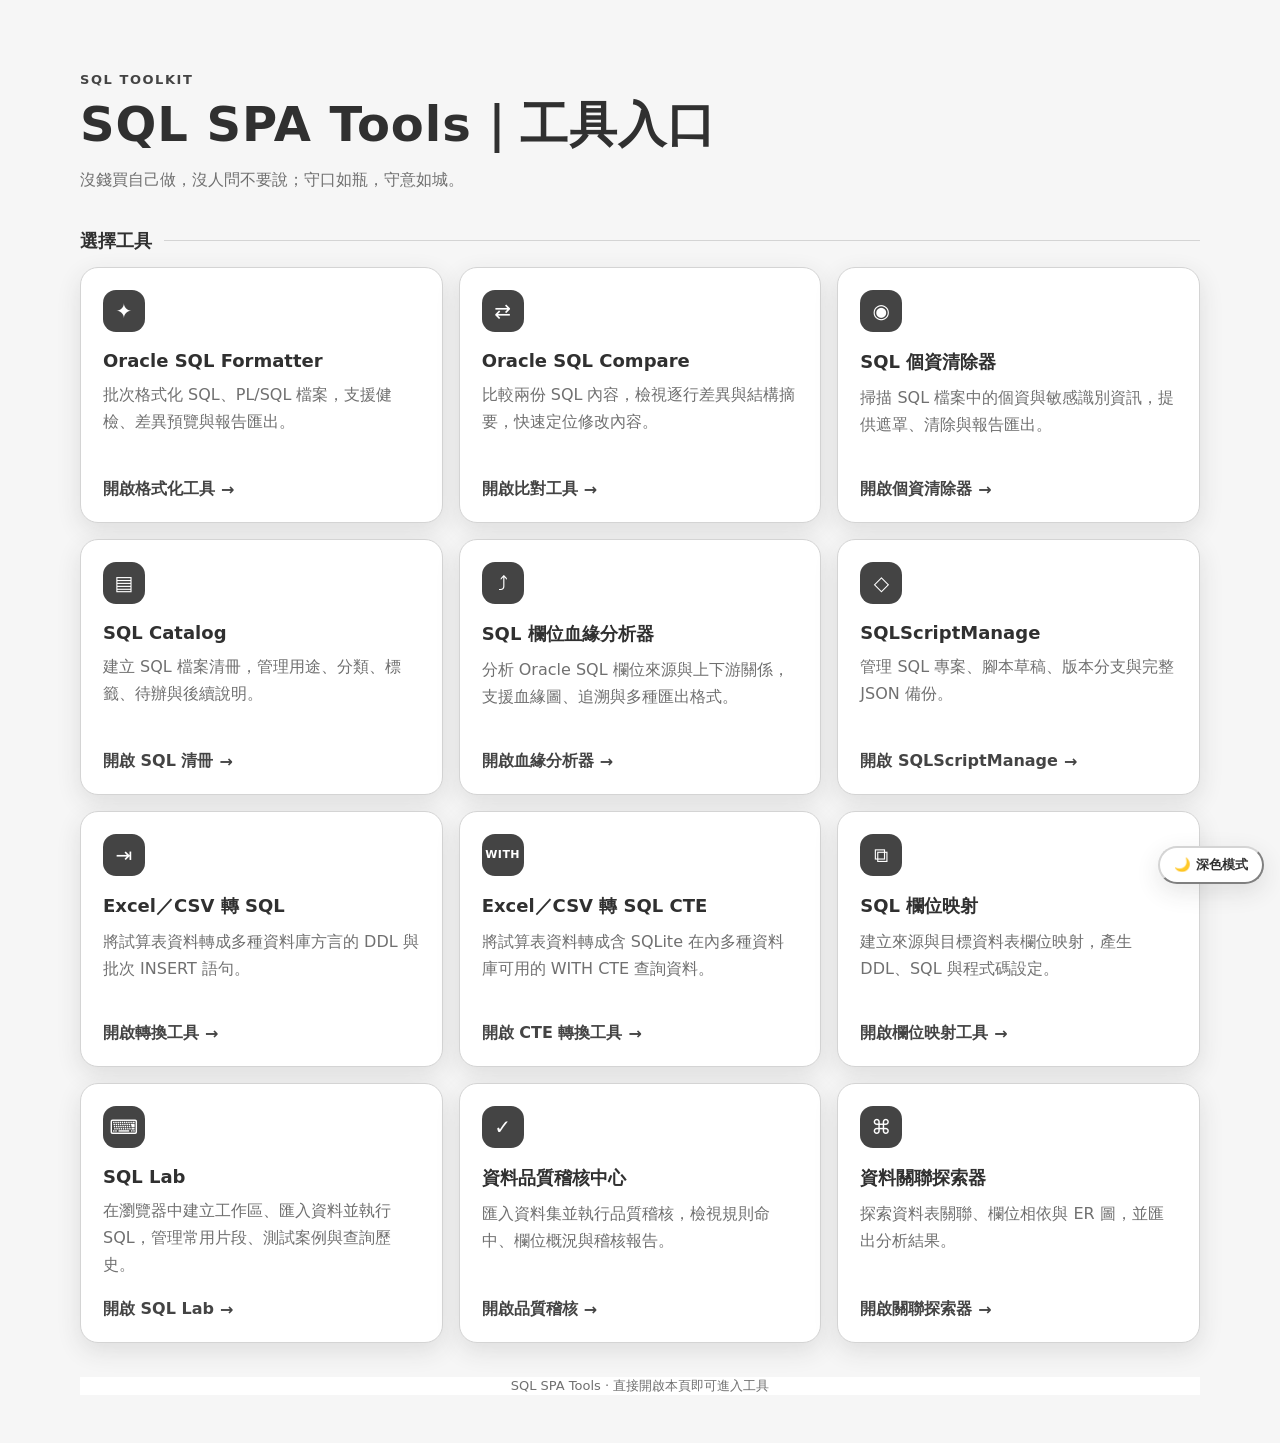
<file: index.html>
<!doctype html>
<html lang="zh-Hant-TW">
<head>
  <meta charset="utf-8">
  <meta name="viewport" content="width=device-width, initial-scale=1">
  <title>SQL SPA Tools｜工具入口</title>
  <link rel="stylesheet" href="theme.css">
  <script src="theme.js"></script>
  <style>
    :root {
      --index-max-width: 1120px;
    }

    body {
      min-height: 100vh;
      margin: 0;
      font-family: var(--theme-font-sans);
    }

    .index-shell {
      width: min(var(--index-max-width), calc(100% - 40px));
      margin: 0 auto;
      padding: 72px 0 48px;
    }

    .index-hero {
      display: grid;
      grid-template-columns: 1fr;
      gap: 28px;
      align-items: end;
      margin-bottom: 34px;
    }

    .eyebrow {
      margin: 0 0 10px;
      color: var(--theme-primary);
      font-size: 13px;
      font-weight: 700;
      letter-spacing: .12em;
    }

    h1 {
      margin: 0;
      color: var(--theme-text);
      font-size: clamp(30px, 5vw, 48px);
      line-height: 1.15;
      letter-spacing: .02em;
    }

    .hero-copy {
      max-width: 620px;
      margin: 14px 0 0;
      color: var(--theme-muted);
      font-size: 16px;
      line-height: 1.8;
    }

    .section-title {
      display: flex;
      align-items: center;
      gap: 12px;
      margin: 0 0 14px;
      color: var(--theme-text);
      font-size: 18px;
    }

    .section-title::after {
      content: "";
      height: 1px;
      flex: 1;
      background: var(--theme-border);
    }

    .tool-grid {
      display: grid;
      grid-template-columns: repeat(12, 1fr);
      gap: 16px;
    }

    .tool-card {
      grid-column: span 4;
      display: flex;
      min-height: 210px;
      flex-direction: column;
      padding: 22px;
      border: 1px solid var(--theme-border);
      border-radius: 18px;
      background: var(--theme-surface);
      box-shadow: var(--theme-shadow);
      transition: transform .18s ease, border-color .18s ease, box-shadow .18s ease;
    }

    .tool-card:hover {
      transform: translateY(-3px);
      border-color: var(--theme-primary);
      box-shadow: var(--theme-shadow);
    }

    .tool-icon {
      display: grid;
      width: 42px;
      height: 42px;
      place-items: center;
      margin-bottom: 18px;
      border-radius: 13px;
      background: var(--theme-primary);
      color: var(--theme-surface);
      font-size: 20px;
    }

    .tool-icon-cte {
      font-size: 11px;
      font-weight: 700;
      letter-spacing: .04em;
    }

    .tool-card h3 {
      margin: 0;
      color: var(--theme-text);
      font-size: 18px;
    }

    .tool-card p {
      flex: 1;
      margin: 10px 0 20px;
      color: var(--theme-muted);
      line-height: 1.7;
    }

    .tool-link {
      display: inline-flex;
      align-items: center;
      gap: 6px;
      align-self: flex-start;
      color: var(--theme-primary);
      font-weight: 700;
      text-decoration: none;
    }

    .tool-link::after {
      content: "→";
      transition: transform .18s ease;
    }

    .tool-link:hover {
      color: var(--theme-primary-hover);
    }

    .tool-link:hover::after {
      transform: translateX(3px);
    }

    .index-footer {
      margin-top: 34px;
      color: var(--theme-muted);
      font-size: 13px;
      text-align: center;
    }

    @media (max-width: 850px) {
      .index-hero {
        grid-template-columns: 1fr;
      }

      .tool-card {
        grid-column: span 6;
      }
    }

    @media (max-width: 560px) {
      .index-shell {
        width: min(100% - 24px, var(--index-max-width));
        padding-top: 48px;
      }

      .tool-card {
        grid-column: span 12;
      }
    }
  </style>
</head>
<body>
  <main class="index-shell">
    <section class="index-hero" aria-labelledby="page-title">
      <div>
        <p class="eyebrow">SQL TOOLKIT</p>
        <h1 id="page-title">SQL SPA Tools｜工具入口</h1>
        <p class="hero-copy">沒錢買自己做，沒人問不要說；守口如瓶，守意如城。</p>
      </div>
    </section>

    <section aria-labelledby="tools-title">
      <h2 class="section-title" id="tools-title">選擇工具</h2>
      <div class="tool-grid">
        <article class="tool-card">
          <div class="tool-icon" aria-hidden="true">✦</div>
          <h3>Oracle SQL Formatter</h3>
          <p>批次格式化 SQL、PL/SQL 檔案，支援健檢、差異預覽與報告匯出。</p>
          <a class="tool-link" href="sql-spa-tools-oracle-formatter.html">開啟格式化工具</a>
        </article>

        <article class="tool-card">
          <div class="tool-icon" aria-hidden="true">⇄</div>
          <h3>Oracle SQL Compare</h3>
          <p>比較兩份 SQL 內容，檢視逐行差異與結構摘要，快速定位修改內容。</p>
          <a class="tool-link" href="sql-spa-tools-sql-compare.html">開啟比對工具</a>
        </article>

        <article class="tool-card">
          <div class="tool-icon" aria-hidden="true">◉</div>
          <h3>SQL 個資清除器</h3>
          <p>掃描 SQL 檔案中的個資與敏感識別資訊，提供遮罩、清除與報告匯出。</p>
          <a class="tool-link" href="sql-spa-tools-pii-cleaner.html">開啟個資清除器</a>
        </article>

        <article class="tool-card">
          <div class="tool-icon" aria-hidden="true">▤</div>
          <h3>SQL Catalog</h3>
          <p>建立 SQL 檔案清冊，管理用途、分類、標籤、待辦與後續說明。</p>
          <a class="tool-link" href="sql-spa-tools-catalog.html">開啟 SQL 清冊</a>
        </article>

        <article class="tool-card">
          <div class="tool-icon" aria-hidden="true">⤴</div>
          <h3>SQL 欄位血緣分析器</h3>
          <p>分析 Oracle SQL 欄位來源與上下游關係，支援血緣圖、追溯與多種匯出格式。</p>
          <a class="tool-link" href="sql-spa-tools-column-lineage.html">開啟血緣分析器</a>
        </article>

        <article class="tool-card">
          <div class="tool-icon" aria-hidden="true">◇</div>
          <h3>SQLScriptManage</h3>
          <p>管理 SQL 專案、腳本草稿、版本分支與完整 JSON 備份。</p>
          <a class="tool-link" href="sql-spa-tools-sqlscriptmanage.html">開啟 SQLScriptManage</a>
        </article>

        <article class="tool-card">
          <div class="tool-icon" aria-hidden="true">⇥</div>
          <h3>Excel／CSV 轉 SQL</h3>
          <p>將試算表資料轉成多種資料庫方言的 DDL 與批次 INSERT 語句。</p>
          <a class="tool-link" href="sql-spa-tools-excel-csv-sql.html">開啟轉換工具</a>
        </article>

        <article class="tool-card">
          <div class="tool-icon tool-icon-cte" aria-hidden="true">WITH</div>
          <h3>Excel／CSV 轉 SQL CTE</h3>
          <p>將試算表資料轉成含 SQLite 在內多種資料庫可用的 WITH CTE 查詢資料。</p>
          <a class="tool-link" href="sql-spa-tools-excel-csv-sql-cte.html">開啟 CTE 轉換工具</a>
        </article>

        <article class="tool-card">
          <div class="tool-icon" aria-hidden="true">⧉</div>
          <h3>SQL 欄位映射</h3>
          <p>建立來源與目標資料表欄位映射，產生 DDL、SQL 與程式碼設定。</p>
          <a class="tool-link" href="sql-spa-tools-schema-studio.html">開啟欄位映射工具</a>
        </article>

        <article class="tool-card">
          <div class="tool-icon" aria-hidden="true">⌨</div>
          <h3>SQL Lab</h3>
          <p>在瀏覽器中建立工作區、匯入資料並執行 SQL，管理常用片段、測試案例與查詢歷史。</p>
          <a class="tool-link" href="sql-spa-tools-sql-lab.html">開啟 SQL Lab</a>
        </article>

        <article class="tool-card">
          <div class="tool-icon" aria-hidden="true">✓</div>
          <h3>資料品質稽核中心</h3>
          <p>匯入資料集並執行品質稽核，檢視規則命中、欄位概況與稽核報告。</p>
          <a class="tool-link" href="sql-spa-tools-data-quality-audit-center.html">開啟品質稽核</a>
        </article>

        <article class="tool-card">
          <div class="tool-icon" aria-hidden="true">⌘</div>
          <h3>資料關聯探索器</h3>
          <p>探索資料表關聯、欄位相依與 ER 圖，並匯出分析結果。</p>
          <a class="tool-link" href="sql-spa-tools-data-relationship-explorer.html">開啟關聯探索器</a>
        </article>
      </div>
    </section>

    <footer class="index-footer">SQL SPA Tools · 直接開啟本頁即可進入工具</footer>
  </main>

  <button id="themeToggle" class="theme-toggle" type="button">☀️ 淺色模式</button>
</body>
</html>
</file>
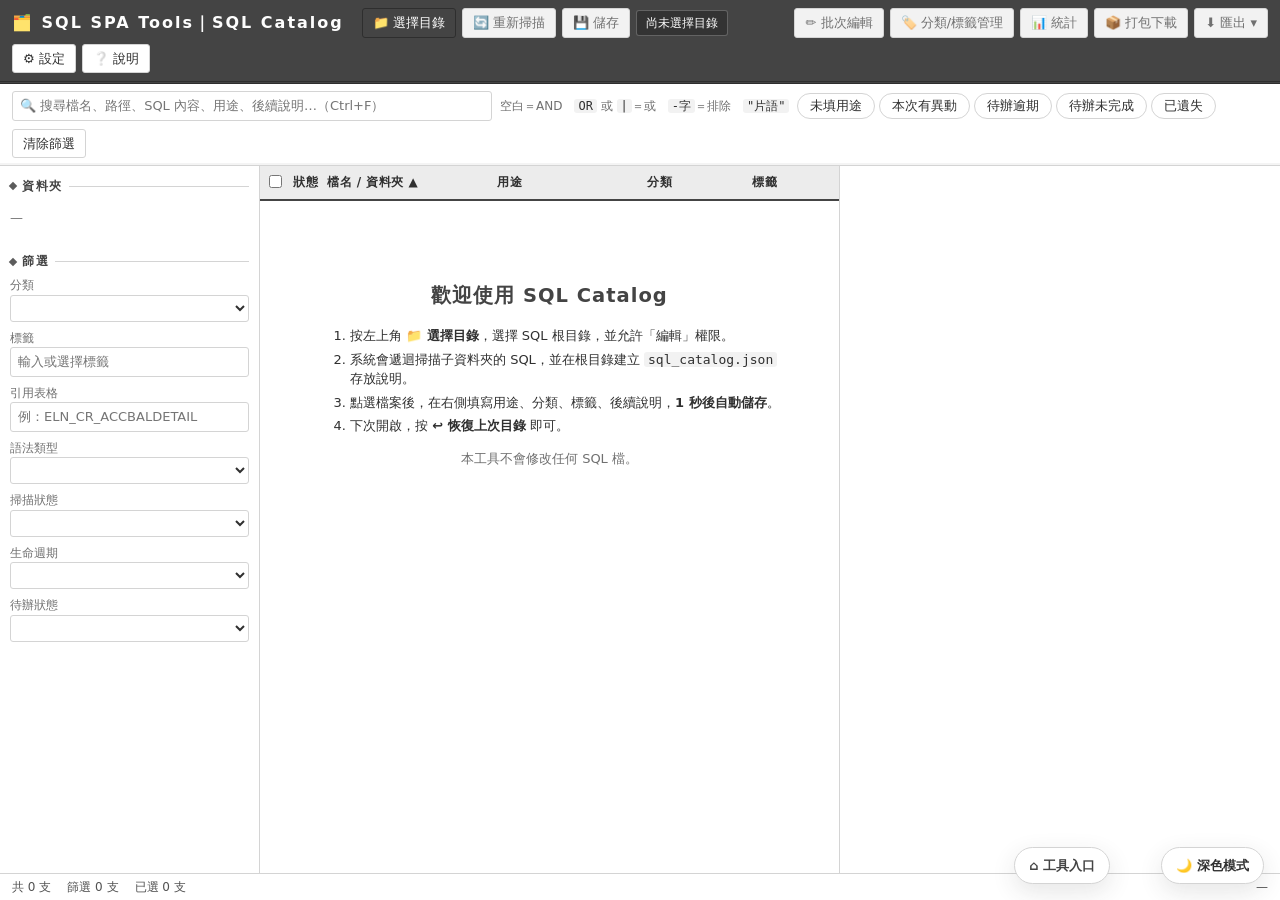
<file: sql-spa-tools-catalog.html>
<!DOCTYPE html>
<html lang="zh-Hant">
<head>
<meta charset="UTF-8">
<meta http-equiv="Content-Security-Policy" content="default-src 'none'; script-src 'self' 'unsafe-inline'; style-src 'self' 'unsafe-inline'; img-src data: blob:; connect-src 'none'; object-src 'none'; base-uri 'none'; form-action 'none'">
<meta name="viewport" content="width=device-width, initial-scale=1">
<link rel="stylesheet" href="theme.css">
<script src="theme.js"></script>
<title>SQL SPA Tools｜SQL Catalog</title>
<style>
:root{
  --bg:#eaeaea;--panel:#f7f7f7;--line:#cacaca;--text:#252525;--dim:#6e6e6e;
  --pri:#474747;--pri-d:#353535;--pri-l:#e5e5e5;
  --navy:#2d2d2d;--navy-2:#3c3c3c;--gold:#929292;--gold-l:#d4d4d4;
  --fuji:#6e6e6e;--fuji-l:#e3e3e3;--take:#6b6b6b;--sakura:#cdcdcd;
  --ok:#6b6b6b;--warn:#7e7e7e;--err:#595959;--sel:#e7e7e7;--cur:#e0e0e0;
  }
*{box-sizing:border-box}
html,body{margin:0;height:100%;font:13px/1.5 var(--theme-font-sans);color:var(--text);background:var(--bg)}
::selection{background:var(--gold-l)}
button,input,select,textarea{font:inherit;color:inherit}
button{cursor:pointer;border:1px solid var(--line);background:var(--panel);border-radius:3px;padding:4px 10px;white-space:nowrap;transition:background .12s,border-color .12s}
button:hover{background:var(--pri-l);border-color:#ababab}
button.pri{background:var(--pri);color:#f4f4f4;border-color:var(--pri-d)}
button.pri:hover{background:var(--pri-d)}
button.danger{color:var(--err)}
button:disabled{opacity:.45;cursor:default}
input[type=text],input[type=date],input:not([type]),select,textarea{border:1px solid var(--line);border-radius:3px;padding:4px 7px;background:#fdfdfd;width:100%}
textarea{resize:vertical;min-height:54px}
input:focus,select:focus,textarea:focus{outline:2px solid var(--gold-l);outline-offset:-1px;border-color:var(--gold)}
input[type=checkbox]{accent-color:var(--pri)}
.app{display:grid;grid-template-rows:auto auto 1fr auto;height:100vh}
header{display:flex;align-items:center;gap:6px;padding:8px 12px;color:#ebebeb;flex-wrap:wrap;
  background:
    repeating-linear-gradient(90deg,transparent 0 22px,rgba(146,146,146,.07) 22px 23px),
    repeating-linear-gradient(135deg,rgba(255,255,255,.035) 0 11px,transparent 11px 22px),
    linear-gradient(180deg,var(--navy-2),var(--navy));
  border-bottom:3px double var(--gold)}
header h1{font:600 16px/1 var(--theme-font-sans);margin:0 12px 0 0;white-space:nowrap;letter-spacing:2px;color:#e8e8e8}
header button{background:rgba(255,255,255,.04);color:#ebebeb;border-color:rgba(212,212,212,.45)}
header button:hover{background:rgba(212,212,212,.16);border-color:var(--gold-l)}
header button.pri{background:var(--pri);border-color:#8c8c8c;color:#f4f4f4}
header button.pri:hover{background:#565656}
header .sp{flex:1}
.root-badge{background:rgba(0,0,0,.25);border:1px solid rgba(212,212,212,.3);border-radius:3px;padding:3px 9px;font-size:12px;max-width:260px;overflow:hidden;text-overflow:ellipsis;white-space:nowrap;color:var(--gold-l)}
.searchbar{display:flex;gap:8px;align-items:center;padding:7px 12px;background:var(--panel);border-bottom:1px solid var(--line);box-shadow:inset 0 -2px 0 rgba(71,71,71,.06);flex-wrap:wrap}
.searchbar input#q{max-width:480px}
.qhint{font-size:12px;color:var(--dim);white-space:nowrap}
.qhint code{background:var(--pri-l);color:var(--pri);border-radius:3px;padding:0 4px;font-family:var(--theme-font-mono)}
.qf{display:flex;gap:4px;flex-wrap:wrap}
.qf button{border-radius:14px;padding:2px 12px;border-color:#bbbbbb}
.qf button.on{background:var(--fuji);color:#fff;border-color:var(--fuji)}
main{display:grid;grid-template-columns:260px minmax(420px,1fr) 440px;min-height:0}
.pane{background:var(--panel);min-height:0;overflow:auto;border-right:1px solid var(--line)}
.pane h3{font:600 12px/1.4 var(--theme-font-sans);color:var(--pri);margin:12px 10px 5px;letter-spacing:1.5px;display:flex;align-items:center;gap:6px}
.pane h3::before{content:"";width:6px;height:6px;background:var(--gold);transform:rotate(45deg)}
.pane h3::after{content:"";flex:1;border-top:1px solid var(--line)}
#leftPane{background:linear-gradient(180deg,#f0f0f0,var(--panel) 240px)}
.tree{padding:2px 4px 8px}
.tn{display:flex;align-items:center;gap:3px;padding:2px 5px;border-radius:3px;cursor:pointer;white-space:nowrap;border-left:3px solid transparent}
.tn:hover{background:#e8e8e8}
.tn.on{background:var(--cur);font-weight:600;border-left-color:var(--fuji)}
.tn .tw{width:14px;text-align:center;color:var(--dim);flex:none}
.tn .nm{overflow:hidden;text-overflow:ellipsis}
.tn .cnt{margin-left:auto;color:var(--dim);font-size:11px;padding-left:6px}
.tc{padding-left:13px;border-left:1px dotted #bbbbbb;margin-left:9px}
.tc.hide{display:none}
.filters{padding:0 10px 12px;display:grid;gap:6px}
.filters label{font-size:12px;color:var(--dim)}
.listpane{display:flex;flex-direction:column;overflow:hidden}
.cols{display:grid;grid-template-columns:28px 34px minmax(170px,2fr) minmax(150px,2.2fr) 105px minmax(90px,1.2fr) 66px 66px 88px;align-items:center}
.listhead{background:linear-gradient(180deg,#e4e4e4,#d9d9d9);border-bottom:2px solid var(--pri);font:600 12px/1.4 var(--theme-font-sans);color:#343434;user-select:none;letter-spacing:.5px}
.listhead>span{padding:6px 5px;cursor:pointer;white-space:nowrap;overflow:hidden}
.listhead>span:hover{color:var(--pri)}
.listbody{flex:1;overflow:auto;position:relative;background:var(--panel)}
#listSpacer{position:relative}
.row{position:absolute;left:0;right:0;height:32px;border-bottom:1px solid #e3e3e3;cursor:pointer}
.row>span{padding:0 5px;white-space:nowrap;overflow:hidden;text-overflow:ellipsis;line-height:31px}
.row:hover{background:#ededed}
.row.sel{background:var(--sel)}
.row.cur{background:var(--cur);box-shadow:inset 3px 0 0 var(--fuji)}
.row .fold{color:var(--dim);font-size:11px;margin-left:5px}
.dim{color:var(--dim)}
.empty{padding:40px 20px;text-align:center;color:var(--dim)}
.chip{display:inline-block;background:#eaeaea;border:1px solid #c5c5c5;color:#484848;border-radius:10px;padding:0 7px;font-size:11px;line-height:17px;margin-right:3px}
.pill{display:inline-block;border-radius:10px;padding:0 7px;font-size:11px;line-height:18px;background:#e4e4e4}
.l-使用中{background:#e5e5e5;color:#515151}.l-草稿{background:#e7e7e7;color:#5c5c5c}.l-停用{background:#dedede;color:#565656}.l-遺失{background:#dbdbdb;color:#474747}
.t-待處理{background:#e1e1e1;color:#525252}.t-處理中{background:var(--fuji-l);color:#454545}.t-完成{background:#e5e5e5;color:#515151}
.overdue{color:var(--err);font-weight:700}
.edpane{border-right:none;padding-bottom:20px}
.ed{padding:10px 12px;display:grid;gap:8px}
.ed .path{font-family:var(--theme-font-mono);font-size:12px;word-break:break-all;background:#eeeeee;border:1px solid var(--line);border-left:3px solid var(--pri);border-radius:3px;padding:5px 8px}
.ed .g2{display:grid;grid-template-columns:1fr 1fr;gap:8px}
.ed .g3{display:grid;grid-template-columns:1fr 1fr 1fr;gap:8px}
.ed label{display:block;font-size:12px;color:var(--pri);margin-bottom:2px;font-weight:600}
.ed .btns{display:flex;gap:5px;flex-wrap:wrap}
.meta{font-size:12px;color:var(--dim);display:grid;grid-template-columns:auto 1fr;gap:1px 10px;background:#eeeeee;border:1px solid var(--line);border-radius:3px;padding:6px 8px}
.meta b{font-weight:400;color:var(--text);word-break:break-all}
.suggest{font-size:12px;background:#f0f0f0;border:1px dashed var(--gold);border-radius:3px;padding:5px 7px;display:flex;gap:6px;align-items:flex-start}
.suggest span{flex:1;white-space:pre-wrap}
.chipbox{display:flex;flex-wrap:wrap;gap:4px;align-items:center;border:1px solid var(--line);border-radius:3px;padding:3px 5px;background:#fdfdfd}
.chipbox input{border:none!important;outline:none!important;flex:1;min-width:90px;padding:2px;background:transparent}
.chipbox .chip{font-size:12px;line-height:20px}
.chipbox .chip i{font-style:normal;cursor:pointer;margin-left:4px;color:var(--dim)}
.chipbox .chip i:hover{color:var(--err)}
details summary{cursor:pointer}
.hist{font-size:12px;color:var(--dim);max-height:110px;overflow:auto;border-left:3px solid var(--gold-l);padding-left:8px}
.preview{border:1px solid var(--line);border-radius:3px;overflow:hidden}
.preview .bar{display:flex;align-items:center;gap:6px;padding:4px 8px;background:var(--navy);color:#ebebeb;border-bottom:2px solid var(--gold);font-size:12px}
.preview .bar .dim{color:#bebebe}
.preview .bar .sp{flex:1}
.code{display:flex;max-height:62vh;overflow:auto;background:#f9f9f9;font:12px/1.55 var(--theme-font-mono)}
.code pre{margin:0;padding:6px 8px;white-space:pre}
.code .gut{color:#999999;text-align:right;background:#e8e8e8;border-right:1px solid var(--line);user-select:none;position:sticky;left:0}
.code .src{flex:1;tab-size:4}
.k{color:#3b3b3b;font-weight:700}.f{color:#5a5a5a}.s{color:#636363}.c{color:#8d8d8d;font-style:italic}.n{color:#535353}
mark{background:#d4d4d4;color:inherit;padding:0;border-bottom:1px solid var(--pri)}
footer{display:flex;gap:16px;align-items:center;padding:4px 12px;background:#dbdbdb;border-top:1px solid #b9b9b9;font-size:12px;color:#525252}
footer .sp{flex:1}
#saveStatus.err{color:var(--err);font-weight:700}
#saveStatus.ok{color:var(--ok)}
.dd{position:relative}
.dd .menu{display:none;position:absolute;right:0;top:calc(100% + 4px);background:var(--panel);color:var(--text);border:1px solid var(--line);border-top:3px solid var(--pri);border-radius:3px;box-shadow:0 8px 24px rgba(37,37,37,.22);z-index:50;min-width:210px;padding:4px}
.dd.open .menu{display:block}
.dd .menu button{display:block;width:100%;text-align:left;border:none;background:none;color:var(--text);padding:6px 10px}
.dd .menu button:hover{background:var(--pri-l)}
.dd .menu hr{border:none;border-top:1px solid var(--line);margin:4px 0}
.mask{position:fixed;inset:0;background:rgba(45,45,45,.5);display:flex;align-items:center;justify-content:center;z-index:100}
.modal{background:var(--panel);border-radius:4px;width:min(860px,94vw);max-height:90vh;display:flex;flex-direction:column;box-shadow:0 20px 50px rgba(21,21,21,.35);border:1px solid var(--line)}
.modal .mh{display:flex;align-items:center;padding:10px 14px;font:600 15px/1.4 var(--theme-font-sans);letter-spacing:1px;color:#e8e8e8;background:linear-gradient(180deg,var(--navy-2),var(--navy));border-bottom:3px double var(--gold);border-radius:4px 4px 0 0}
.modal .mh .x{margin-left:auto;border:none;font-size:18px;padding:0 6px;background:none;color:#ebebeb}
.modal .mh .x:hover{color:var(--gold-l)}
.modal .mb{padding:12px 14px;overflow:auto}
.modal .mf{padding:10px 14px;border-top:1px solid var(--line);display:flex;gap:8px;justify-content:flex-end;background:#eeeeee}
.form{display:grid;grid-template-columns:150px 1fr;gap:8px 10px;align-items:center}
.form .hint{grid-column:2;font-size:12px;color:var(--dim);margin-top:-4px}
.cards{display:grid;grid-template-columns:repeat(auto-fill,minmax(140px,1fr));gap:8px;margin-bottom:12px}
.card{border:1px solid var(--line);border-top:3px solid var(--pri);border-radius:3px;padding:8px 10px;background:#fdfdfd}
.card:nth-child(2){border-top-color:var(--gold)}.card:nth-child(3){border-top-color:var(--fuji)}.card:nth-child(4){border-top-color:var(--err)}.card:nth-child(5){border-top-color:var(--take)}
.card .v{font:700 22px/1.3 var(--theme-font-sans);color:var(--navy)}
.card .l{font-size:12px;color:var(--dim)}
.dash{display:grid;grid-template-columns:1fr 1fr;gap:14px}
.dash h4{margin:4px 0 6px;color:var(--pri);border-bottom:1px solid var(--line);padding-bottom:2px}
.bars .b{display:grid;grid-template-columns:150px 1fr 44px;gap:6px;align-items:center;font-size:12px;margin:2px 0}
.bars .b .nm{overflow:hidden;text-overflow:ellipsis;white-space:nowrap}
.bars .b .t{background:#e6e6e6;border-radius:2px;height:12px}
.bars .b .t i{display:block;height:100%;background:linear-gradient(90deg,var(--pri),#717171);border-radius:2px}
.bars .b.click{cursor:pointer}.bars .b.click:hover .nm{color:var(--pri);text-decoration:underline}
table.mg{width:100%;border-collapse:collapse;font-size:12px}
table.mg td,table.mg th{border-bottom:1px solid var(--line);padding:4px 6px;text-align:left}
table.mg th{color:var(--pri);font-family:var(--theme-font-sans)}
.help h4{margin:12px 0 4px;color:var(--pri)}.help p,.help li{margin:3px 0}
.help table{border-collapse:collapse;font-size:12px}.help td,.help th{border:1px solid var(--line);padding:3px 8px;text-align:left}
.help th{background:#e4e4e4}
.help code{background:var(--pri-l);color:var(--pri);border-radius:3px;padding:0 4px;font-family:var(--theme-font-mono)}
#progress{position:fixed;left:50%;top:70px;transform:translateX(-50%);background:var(--panel);border:1px solid var(--line);border-top:3px solid var(--gold);border-radius:3px;box-shadow:0 8px 30px rgba(21,21,21,.25);padding:12px 16px;width:380px;z-index:120;display:none}
#progress .pb{height:8px;background:#e6e6e6;border-radius:2px;overflow:hidden;margin-top:8px}
#progress .pb i{display:block;height:100%;width:0;background:linear-gradient(90deg,var(--pri),var(--gold));transition:width .15s}
#toasts{position:fixed;right:14px;bottom:36px;display:grid;gap:6px;z-index:130}
.toast{background:var(--navy);color:#ebebeb;border-left:4px solid var(--gold);padding:8px 12px;border-radius:3px;max-width:420px;box-shadow:0 6px 18px rgba(21,21,21,.3);font-size:13px;white-space:pre-wrap}
.toast.error{background:var(--pri);border-left-color:var(--sakura)}.toast.ok{background:var(--take);border-left-color:var(--gold-l)}
.welcome{padding:40px 30px;max-width:620px;margin:0 auto;color:var(--text)}
.welcome h2{margin-top:0;color:var(--pri);letter-spacing:1px}
.welcome li{margin:4px 0}
.welcome .resume{display:block;margin:18px auto 6px;font-size:15px;padding:10px 22px}
.welcome .resume-hint{text-align:center;font-size:12px;color:var(--dim)}
.welcome code{background:var(--pri-l);color:var(--pri);padding:0 4px;border-radius:3px}
::-webkit-scrollbar{width:10px;height:10px}
::-webkit-scrollbar-track{background:#e7e7e7}
::-webkit-scrollbar-thumb{background:#b6b6b6;border-radius:5px;border:2px solid #e7e7e7}
::-webkit-scrollbar-thumb:hover{background:var(--gold)}
</style>
</head>
<body>
<div class="app">
  <header>
    <h1>🗂️ SQL SPA Tools｜SQL Catalog</h1>
    <button class="pri" id="btnPick" title="選擇 SQL 根目錄">📁 選擇目錄</button>
    <button id="btnRestore" style="display:none">↩️ 恢復上次目錄</button>
    <button id="btnScan" disabled>🔄 重新掃描</button>
    <button id="btnSave" disabled title="Ctrl+S">💾 儲存</button>
    <span class="root-badge" id="rootBadge">尚未選擇目錄</span>
    <span class="sp"></span>
    <button id="btnBatch" disabled>✏️ 批次編輯</button>
    <button id="btnManage" disabled>🏷️ 分類/標籤管理</button>
    <button id="btnDash" disabled>📊 統計</button>
    <button id="btnZip" disabled title="將 SQL 原始檔打包成 ZIP 下載">📦 打包下載</button>
    <div class="dd" id="ddExport">
      <button id="btnExport" disabled>⬇️ 匯出 ▾</button>
      <div class="menu">
        <button data-ex="csv-all">CSV（全部）</button>
        <button data-ex="csv-view">CSV（目前篩選結果）</button>
        <button data-ex="md">Markdown 清冊</button>
        <button data-ex="html">HTML 報表</button>
        <hr>
        <button data-ex="json">下載 sql_catalog.json</button>
        <button data-ex="import">匯入 JSON（合併）…</button>
      </div>
    </div>
    <button id="btnSettings">⚙️ 設定</button>
    <button id="btnHelp">❔ 說明</button>
    <a class="home-link" href="index.html">⌂ 工具入口</a>
    <button id="themeToggle" class="theme-toggle" type="button">☀️ 淺色模式</button>
  </header>

  <div class="searchbar">
    <input id="q" type="text" placeholder="🔍 搜尋檔名、路徑、SQL 內容、用途、後續說明…（Ctrl+F）">
    <span class="qhint" title="範例：ELN_CR OR ELN_IFRS 月報">空白＝AND　<code>OR</code> 或 <code>|</code>＝或　<code>-字</code>＝排除　<code>"片語"</code></span>
    <div class="qf" id="quick">
      <button data-q="nopurpose">未填用途</button>
      <button data-q="changed">本次有異動</button>
      <button data-q="overdue">待辦逾期</button>
      <button data-q="todo">待辦未完成</button>
      <button data-q="missing">已遺失</button>
    </div>
    <button id="btnClear">清除篩選</button>
  </div>

  <main>
    <section class="pane" id="leftPane">
      <h3>資料夾</h3>
      <div class="tree" id="tree"></div>
      <h3>篩選</h3>
      <div class="filters">
        <div><label>分類</label><select id="fCategory"></select></div>
        <div><label>標籤</label><input id="fTag" list="dlTags" placeholder="輸入或選擇標籤"></div>
        <div><label>引用表格</label><input id="fTable" list="dlTables" placeholder="例：ELN_CR_ACCBALDETAIL"></div>
        <div><label>語法類型</label><select id="fSqlType"></select></div>
        <div><label>掃描狀態</label><select id="fScan"></select></div>
        <div><label>生命週期</label><select id="fLife"></select></div>
        <div><label>待辦狀態</label><select id="fTodo"></select></div>
      </div>
    </section>

    <section class="pane listpane">
      <div class="listhead cols" id="listHead">
        <span><input type="checkbox" id="chkAll" title="全選目前清單"></span>
        <span data-sort="scanStatus" title="掃描狀態">狀態</span>
        <span data-sort="path">檔名 / 資料夾</span>
        <span data-sort="purpose">用途</span>
        <span data-sort="category">分類</span>
        <span data-sort="tags">標籤</span>
        <span data-sort="lifecycle">週期</span>
        <span data-sort="todoStatus">待辦</span>
        <span data-sort="dueDate">到期日</span>
      </div>
      <div class="listbody" id="listBody">
        <div id="listSpacer"><div id="listRows"></div></div>
        <div id="listEmpty" class="empty" style="display:none"></div>
      </div>
    </section>

    <section class="pane edpane" id="edPane"></section>
  </main>

  <footer>
    <span id="stTotal">共 0 支</span>
    <span id="stView">篩選 0 支</span>
    <span id="stSel">已選 0 支</span>
    <button id="btnSelClear" style="padding:0 8px;display:none">清除選取</button>
    <span class="sp"></span>
    <span id="stScan"></span>
    <span id="saveStatus">—</span>
  </footer>
</div>

<datalist id="dlCats"></datalist>
<datalist id="dlTags"></datalist>
<datalist id="dlTables"></datalist>
<datalist id="dlFreq"><option value="日"><option value="週"><option value="月"><option value="季"><option value="半年"><option value="年"><option value="不定期"><option value="一次性"></datalist>
<input type="file" id="fallbackInput" webkitdirectory multiple hidden>
<input type="file" id="importInput" accept=".json,application/json" hidden>
<div id="progress"><div id="progTxt">掃描中…</div><div class="pb"><i id="progBar"></i></div></div>
<div id="toasts"></div>

<script>
'use strict';
/* =========================================================
 * SQL Catalog － 單檔 SQL 檔案管理工具
 *   0. 常數與狀態     1. 工具函式      2. IndexedDB
 *   3. 編碼/雜湊/解析 4. 目錄存取與掃描 5. 異動比對
 *   6. 儲存           7. 搜尋語法/篩選/排序  8. 畫面
 *   9. 預覽標色       10. 批次/管理/統計/設定/說明
 *   11. 匯出匯入      12. 事件綁定與啟動
 * ========================================================= */

/* ---------- 0. 常數與狀態 ---------- */
const CAT_FILE = 'sql_catalog.json';
const BAK_FILE = 'sql_catalog.bak.json';
const ROW_H = 32;
const MANUAL = ['purpose','category','tags','lifecycle','frequency','followUp','todoStatus','dueDate','notes'];
const LIFECYCLES = ['使用中','草稿','停用','遺失'];
const TODOS = ['無','待處理','處理中','完成'];
const SCAN_ST = {new:'🆕 新增',changed:'✏️ 變更',moved:'🔀 搬移',missing:'❌ 遺失',unchanged:'✅ 未變'};
const SCAN_ICON = {new:'🆕',changed:'✏️',moved:'🔀',missing:'❌',unchanged:'✅'};
const SCAN_ORDER = {new:0,changed:1,moved:2,missing:3,unchanged:4};
const SQL_TYPES = ['SELECT','INSERT','UPDATE','DELETE','MERGE','DDL','PL/SQL'];
const DEFAULT_SETTINGS = {exts:['.sql'], excludes:['backup','old','.git','node_modules'], rootPath:''};

const S = {
  root:null, readOnly:false, fallbackFiles:null, catalog:null,
  content:new Map(), lower:new Map(), getters:new Map(),
  view:[], selected:new Set(), current:null, lastSelIdx:-1,
  expanded:new Set(['']),
  filters:{folder:'',q:'',quick:'',category:'',tag:'',table:'',sqlType:'',scanStatus:'',lifecycle:'',todoStatus:''},
  query:null,
  sort:{key:'path',dir:1},
  scanning:false, pending:false, backedUp:false,
  savedSettings:null,   // IndexedDB 中最近一次的設定（未開啟目錄時使用）
  lastHandle:null,      // IndexedDB 中上次的目錄控制代碼
  autoArmed:false       // 是否等待第一次點擊以自動授權
};

/* ---------- 1. 工具函式 ---------- */
const $ = (s,r=document)=>r.querySelector(s);
const $$ = (s,r=document)=>[...r.querySelectorAll(s)];
const esc = s=>String(s ?? '').replace(/[&<>"']/g,c=>({'&':'&amp;','<':'&lt;','>':'&gt;','"':'&quot;',"'":'&#39;'}[c]));
const pad = n=>String(n).padStart(2,'0');
function nowISO(d=new Date()){
  const off=-d.getTimezoneOffset(), s=off>=0?'+':'-', a=Math.abs(off);
  return `${d.getFullYear()}-${pad(d.getMonth()+1)}-${pad(d.getDate())}T${pad(d.getHours())}:${pad(d.getMinutes())}:${pad(d.getSeconds())}${s}${pad(a/60|0)}:${pad(a%60)}`;
}
const today = ()=>nowISO().slice(0,10);
const fmtDT = iso=>iso ? String(iso).replace('T',' ').slice(0,16) : '';
const stamp = ()=>nowISO().slice(0,16).replace(/[-:]/g,'').replace('T','_');
function fmtSize(n){ if(n<1024) return n+' B'; if(n<1048576) return (n/1024).toFixed(1)+' KB'; return (n/1048576).toFixed(2)+' MB'; }
function debounce(fn,ms){ let t; return (...a)=>{ clearTimeout(t); t=setTimeout(()=>fn(...a),ms); }; }
const baseName = p=>p.slice(p.lastIndexOf('/')+1);
const dirName = p=>{ const i=p.lastIndexOf('/'); return i<0?'':p.slice(0,i); };
const collator = new Intl.Collator('zh-Hant',{numeric:true,sensitivity:'base'});
const uniqSorted = arr=>[...new Set(arr.filter(Boolean))].sort(collator.compare);
const splitList = s=>String(s||'').split(/[,，;；\n]+/).map(x=>x.trim()).filter(Boolean);
const reEsc = s=>s.replace(/[.*+?^${}()|[\]\\]/g,'\\$&');

function toast(msg,type='info',ms=3500){
  const d=document.createElement('div'); d.className='toast '+type; d.textContent=msg;
  $('#toasts').appendChild(d); setTimeout(()=>d.remove(),ms);
}
async function copyText(t){
  try{ await navigator.clipboard.writeText(t); }
  catch(e){ const ta=document.createElement('textarea'); ta.value=t; document.body.appendChild(ta); ta.select(); document.execCommand('copy'); ta.remove(); }
  toast('已複製到剪貼簿','ok',1500);
}
function download(name,text,mime='text/plain;charset=utf-8'){
  const blob=new Blob([text],{type:mime}); const a=document.createElement('a');
  a.href=URL.createObjectURL(blob); a.download=name; document.body.appendChild(a); a.click();
  setTimeout(()=>{ URL.revokeObjectURL(a.href); a.remove(); },1500);
}
function isOverdue(e){ return !!e.dueDate && e.dueDate<today() && (e.todoStatus==='待處理'||e.todoStatus==='處理中'); }

/* ---------- 2. IndexedDB ---------- */
const idb = {
  _db:null,
  open(){ return this._db || (this._db = new Promise((res,rej)=>{
    const r=indexedDB.open('sql-catalog-spa',1);
    r.onupgradeneeded=()=>r.result.createObjectStore('kv');
    r.onsuccess=()=>res(r.result); r.onerror=()=>rej(r.error);
  })); },
  async get(k){ const db=await this.open(); return new Promise((res,rej)=>{ const q=db.transaction('kv').objectStore('kv').get(k); q.onsuccess=()=>res(q.result); q.onerror=()=>rej(q.error); }); },
  async set(k,v){ const db=await this.open(); return new Promise((res,rej)=>{ const t=db.transaction('kv','readwrite'); t.objectStore('kv').put(v,k); t.oncomplete=()=>res(); t.onerror=()=>rej(t.error); }); }
};

/* ---------- 3. 編碼判別 / 雜湊 / SQL 解析 ---------- */
function decode(buf){
  const b=new Uint8Array(buf);
  if(b.length>=3 && b[0]===0xEF&&b[1]===0xBB&&b[2]===0xBF) return {text:new TextDecoder('utf-8').decode(b.subarray(3)),enc:'UTF-8 BOM'};
  if(b.length>=2 && b[0]===0xFF&&b[1]===0xFE) return {text:new TextDecoder('utf-16le').decode(b.subarray(2)),enc:'UTF-16LE'};
  if(b.length>=2 && b[0]===0xFE&&b[1]===0xFF) return {text:new TextDecoder('utf-16be').decode(b.subarray(2)),enc:'UTF-16BE'};
  if(b.length>=4){
    const n=Math.min(b.length,4000); let z0=0,z1=0;
    for(let i=0;i<n;i++){ if(b[i]===0){ if(i%2) z1++; else z0++; } }
    if(z1>n/4 && z0<n/50) return {text:new TextDecoder('utf-16le').decode(b),enc:'UTF-16LE'};
    if(z0>n/4 && z1<n/50) return {text:new TextDecoder('utf-16be').decode(b),enc:'UTF-16BE'};
  }
  try{ return {text:new TextDecoder('utf-8',{fatal:true}).decode(b),enc:'UTF-8'}; }catch(e){}
  try{ return {text:new TextDecoder('big5',{fatal:true}).decode(b),enc:'Big5'}; }catch(e){}
  return {text:new TextDecoder('big5').decode(b),enc:'Big5（部分字元無法解碼）'};
}
async function sha256(buf){
  if(window.crypto && crypto.subtle){
    const h=await crypto.subtle.digest('SHA-256',buf);
    return [...new Uint8Array(h)].map(x=>x.toString(16).padStart(2,'0')).join('');
  }
  const b=new Uint8Array(buf); let h1=0x811c9dc5,h2=0x01000193^b.length;
  for(let i=0;i<b.length;i++){ h1=Math.imul(h1^b[i],16777619)>>>0; h2=Math.imul(h2^b[i],2246822519)>>>0; }
  return 'fnv'+h1.toString(16).padStart(8,'0')+h2.toString(16).padStart(8,'0')+b.length.toString(16);
}
const TABLE_STOP = new Set(['DUAL','SELECT','WHERE','SET','VALUES','LATERAL','ONLY','IF','EXISTS','TABLE','THE','AS','ON','USING','NOT','NULL','WITH','BY','GROUP','ORDER']);
function stripSql(t){
  return t.replace(/\/\*[\s\S]*?(?:\*\/|$)|--[^\n]*|'(?:[^']|'')*'?/g, m=>m[0]==="'" ? "''" : ' ');
}
function parseSql(text){
  const src=stripSql(text), up=src.toUpperCase();
  const cte=new Set(); let m;
  const reCte=/(?:\bWITH|,)\s*([A-Za-z_][\w$#]*)\s*(?:\([^)]*\))?\s+AS\s*\(/gi;
  while((m=reCte.exec(src))) cte.add(m[1].toUpperCase());
  const tables=new Set();
  const add=n=>{ if(!n) return; n=n.replace(/"/g,'').toUpperCase(); const last=n.split('.').pop();
    if(TABLE_STOP.has(n)||TABLE_STOP.has(last)||cte.has(n)||/^\d/.test(n)) return; tables.add(n); };
  const NAME='("?[A-Za-z_][\\w$#]*"?(?:\\s*\\.\\s*"?[A-Za-z_][\\w$#]*"?)?)';
  const reOne=new RegExp('\\b(?:JOIN|INTO|UPDATE|TRUNCATE\\s+TABLE|DELETE\\s+FROM|DELETE|(?:CREATE|ALTER|DROP)\\s+(?:GLOBAL\\s+TEMPORARY\\s+)?TABLE|(?:CREATE\\s+(?:OR\\s+REPLACE\\s+)?(?:FORCE\\s+)?)?VIEW)\\s+'+NAME,'gi');
  while((m=reOne.exec(src))) add(m[1].replace(/\s+/g,''));
  const reFrom=new RegExp('\\bFROM\\s+'+NAME+'((?:\\s+(?:AS\\s+)?[A-Za-z_][\\w$#]*)?(?:\\s*,\\s*'+NAME.replace(/\(/,'(?:')+'(?:\\s+(?:AS\\s+)?[A-Za-z_][\\w$#]*)?)*)','gi');
  while((m=reFrom.exec(src))){
    add(m[1].replace(/\s+/g,''));
    if(m[2] && m[2].includes(',')) m[2].split(',').slice(1).forEach(seg=>add(seg.trim().split(/\s+/)[0]));
  }
  const types=[];
  if(/\bSELECT\b/.test(up)) types.push('SELECT');
  if(/\bINSERT\s+(?:ALL\s+|FIRST\s+)?INTO\b/.test(up)) types.push('INSERT');
  if(/\bUPDATE\s+[\w$#."]+(?:\s+\w+)?\s+SET\b/.test(up)) types.push('UPDATE');
  if(/\bDELETE\s+(?:FROM\s+)?[\w$#."]+/.test(up)) types.push('DELETE');
  if(/\bMERGE\s+INTO\b/.test(up)) types.push('MERGE');
  if(/\b(?:CREATE|ALTER|DROP|TRUNCATE|RENAME|GRANT|REVOKE)\b|\bCOMMENT\s+ON\b/.test(up)) types.push('DDL');
  if(/\bCREATE\s+(?:OR\s+REPLACE\s+)?(?:PROCEDURE|FUNCTION|PACKAGE|TRIGGER|TYPE\s+BODY)\b|\b(?:DECLARE|BEGIN)\b[\s\S]*\bEND\s*[\w$#]*\s*;/.test(up)) types.push('PL/SQL');
  return {tables:[...tables].sort(), types, header:headerComment(text)};
}
function headerComment(text){
  const t=text.replace(/^\uFEFF/,'').replace(/^\s+/,'');
  let out='';
  if(t.startsWith('--')){
    const lines=[]; for(const ln of t.split(/\r?\n/)){ const s=ln.trim(); if(!s.startsWith('--')) break; lines.push(s.replace(/^-+\s?/,'')); }
    out=lines.join('\n');
  } else if(t.startsWith('/*')){
    const end=t.indexOf('*/'); out=(end<0?t.slice(2):t.slice(2,end)).split(/\r?\n/).map(s=>s.replace(/^\s*\*+\s?/,'').trim()).join('\n');
  }
  out=out.split('\n').filter(s=>!/^[=\-*#_~\s]*$/.test(s)).join('\n').trim();
  return out.length>400 ? out.slice(0,400)+'…' : out;
}

/* ---------- 4. 目錄存取與掃描 ---------- */
function newEntry(){
  return {hash:'',size:0,modified:'',encoding:'',scanStatus:'new',tables:[],tablesLocked:false,sqlType:[],headerComment:'',
    purpose:'',category:'',tags:[],lifecycle:'使用中',frequency:'',followUp:'',todoStatus:'無',dueDate:'',notes:'',updatedAt:'',history:[]};
}
function normalizeCatalog(c){
  c=c||{};
  const out={version:2,rootName:c.rootName||'',lastScan:c.lastScan||null,lastSummary:c.lastSummary||null,
    settings:Object.assign({},DEFAULT_SETTINGS,c.settings||{}),
    categories:Array.isArray(c.categories)?c.categories:[], tags:Array.isArray(c.tags)?c.tags:[], files:{}};
  for(const [p,e] of Object.entries(c.files||{})){
    const n=Object.assign(newEntry(),e);
    if(!Array.isArray(n.tags)) n.tags=splitList(n.tags);
    if(!Array.isArray(n.tables)) n.tables=splitList(n.tables);
    if(!Array.isArray(n.sqlType)) n.sqlType=[];
    if(!Array.isArray(n.history)) n.history=[];
    out.files[p]=n;
  }
  return out;
}
/* 設定同步保存在 IndexedDB：
 *   settings            → 最近一次使用的設定（未開啟目錄時顯示／暫存）
 *   settings:<資料夾名> → 各目錄的設定（JSON 遺失時用來補回）*/
async function persistSettings(){
  const st=S.catalog?S.catalog.settings:S.savedSettings; if(!st) return;
  const copy=JSON.parse(JSON.stringify(st)); S.savedSettings=copy;
  try{ await idb.set('settings',copy); if(S.catalog) await idb.set('settings:'+S.catalog.rootName,copy); }catch(e){ console.warn(e); }
}
async function applySavedSettings(rawCat){
  // JSON 內沒有 settings（新目錄或舊版檔）時，用 IndexedDB 的設定補上
  if(rawCat && rawCat.settings) return;
  let st=null;
  try{ st=await idb.get('settings:'+S.catalog.rootName); }catch(e){}
  if(!st) st=S.savedSettings;
  if(st) S.catalog.settings=Object.assign({},DEFAULT_SETTINGS,st);
}
function addHist(e,event){ e.history.push({at:nowISO(),event}); if(e.history.length>30) e.history=e.history.slice(-30); }

async function pickDir(){
  if(!window.showDirectoryPicker){
    toast('此瀏覽器不支援直接寫入目錄，改用「唯讀模式」','error',5000);
    $('#fallbackInput').click(); return;
  }
  try{
    const h=await window.showDirectoryPicker({id:'sqlcatalog',mode:'readwrite'});
    await openRoot(h);
  }catch(e){ if(e.name!=='AbortError') toast('開啟目錄失敗：'+e.message,'error',6000); }
}
async function restoreDir(){
  try{
    const h=await idb.get('rootHandle'); if(!h){ toast('沒有上次使用的目錄'); return; }
    let p=await h.queryPermission({mode:'readwrite'});
    if(p!=='granted') p=await h.requestPermission({mode:'readwrite'});
    if(p!=='granted'){ toast('未取得目錄權限，可再按「▶ 繼續上次目錄」重試','error',5000); return; }
    await openRoot(h);
  }catch(e){ toast('恢復目錄失敗：'+e.message+'\n請改用「選擇目錄」','error',6000); }
}
async function openRoot(h){
  if(S.pending) await saveNow();
  S.root=h; S.readOnly=false; S.fallbackFiles=null; S.backedUp=false;
  S.lastHandle=h; disarmAutoResume();
  resetUiState();
  try{ await idb.set('rootHandle',h); }catch(e){}
  await loadCatalogFromDir();
  await scan();
}
function resetUiState(){
  S.selected.clear(); S.current=null; S.expanded=new Set(['']);
  S.content.clear(); S.lower.clear(); S.getters.clear();
  Object.keys(S.filters).forEach(k=>S.filters[k]=''); S.query=null;
  if($('#q')) $('#q').value='';
}
async function loadCatalogFromDir(){
  let cat=null;
  try{
    const fh=await S.root.getFileHandle(CAT_FILE);
    const txt=await (await fh.getFile()).text();
    if(txt.trim()) cat=JSON.parse(txt);
  }catch(e){
    if(e.name!=='NotFoundError') toast('sql_catalog.json 讀取失敗（'+e.message+'），改用瀏覽器快取。原檔會在第一次儲存前備份為 '+BAK_FILE,'error',8000);
    const cached=await idb.get('cache:'+S.root.name).catch(()=>null);
    if(cached){ cat=cached; if(e.name==='NotFoundError') toast('目錄中沒有 '+CAT_FILE+'，已載入瀏覽器快取'); }
  }
  S.catalog=normalizeCatalog(cat); S.catalog.rootName=S.root.name;
  await applySavedSettings(cat);
}
async function openFallback(fileList){
  const files=[...fileList]; if(!files.length) return;
  if(S.pending) await saveNow();
  const rootName=(files[0].webkitRelativePath||'').split('/')[0]||'root';
  S.root=null; S.readOnly=true; S.backedUp=false; resetUiState();
  S.fallbackFiles=files.map(f=>({path:f.webkitRelativePath.split('/').slice(1).join('/'),file:f}));
  let cat=null;
  const cf=S.fallbackFiles.find(x=>x.path===CAT_FILE);
  if(cf){ try{ cat=JSON.parse(await cf.file.text()); }catch(e){ toast('sql_catalog.json 解析失敗','error'); } }
  if(!cat) cat=await idb.get('cache:'+rootName).catch(()=>null);
  S.catalog=normalizeCatalog(cat); S.catalog.rootName=rootName;
  await applySavedSettings(cat);
  await scan();
  toast('唯讀模式：說明只存在瀏覽器快取，請定期用「匯出 → 下載 sql_catalog.json」放回根目錄','error',8000);
}
async function collectFiles(){
  const st=S.catalog.settings;
  const exts=st.exts.map(e=>e.toLowerCase().trim()).filter(Boolean);
  const ex=new Set(st.excludes.map(e=>e.toLowerCase().trim()).filter(Boolean));
  const matchExt=n=>{ const l=n.toLowerCase(); return exts.some(e=>l.endsWith(e)); };
  if(S.readOnly){
    return S.fallbackFiles.filter(x=>{
      const parts=x.path.split('/'); if(parts.slice(0,-1).some(p=>ex.has(p.toLowerCase()))) return false;
      return matchExt(x.path);
    }).map(x=>({path:x.path,get:async()=>x.file}));
  }
  const out=[];
  async function walk(dir,prefix){
    for await (const [name,h] of dir.entries()){
      if(h.kind==='directory'){ if(!ex.has(name.toLowerCase())) await walk(h,prefix+name+'/'); }
      else if(matchExt(name)) out.push({path:prefix+name,get:()=>h.getFile()});
    }
  }
  await walk(S.root,'');
  return out;
}
function showProgress(done,total,txt){
  $('#progress').style.display='block';
  $('#progTxt').textContent=txt || `掃描中… ${done} / ${total}`;
  $('#progBar').style.width=(total?done/total*100:0)+'%';
}
async function scan(){
  if(S.scanning||!S.catalog) return;
  if(!S.root && !S.readOnly) return;
  S.scanning=true; const t0=performance.now();
  showProgress(0,0,'列舉檔案中…');
  try{
    if(S.root){
      const p=await S.root.queryPermission({mode:'readwrite'});
      if(p!=='granted' && await S.root.requestPermission({mode:'readwrite'})!=='granted') throw new Error('沒有目錄權限');
    }
    const items=await collectFiles();
    S.getters=new Map(items.map(it=>[it.path,it.get]));
    const results=new Map(); let done=0, idx=0;
    async function worker(){
      while(idx<items.length){
        const it=items[idx++];
        try{
          const f=await it.get(); const buf=await f.arrayBuffer();
          const {text,enc}=decode(buf); const hash=await sha256(buf);
          results.set(it.path,{hash,size:f.size,modified:nowISO(new Date(f.lastModified)),encoding:enc,text});
        }catch(e){ results.set(it.path,{error:e.message||String(e)}); }
        done++; if(done%25===0||done===items.length) showProgress(done,items.length);
      }
    }
    await Promise.all(Array.from({length:8},worker));
    const sum=reconcile(results);
    const sec=((performance.now()-t0)/1000).toFixed(1);
    refreshAll(); enableUi(true);
    await saveNow();
    toast(`掃描完成：${items.length} 支，${sec} 秒\n🆕${sum.new}　✏️${sum.changed}　🔀${sum.moved}　❌${sum.missing}　✅${sum.unchanged}`+(sum.error?`　⚠️讀取失敗 ${sum.error}`:''),'ok',6000);
  }catch(e){
    toast('掃描失敗：'+e.message,'error',6000);
  }finally{
    S.scanning=false; $('#progress').style.display='none';
  }
}

/* ---------- 5. 異動比對 ---------- */
function reconcile(results){
  const files=S.catalog.files;
  const sum={new:0,changed:0,moved:0,missing:0,unchanged:0,error:0};
  const hashToOld=new Map();
  for(const p of Object.keys(files)){
    if(results.has(p)) continue;
    const h=files[p].hash; if(!h) continue;
    if(!hashToOld.has(h)) hashToOld.set(h,[]); hashToOld.get(h).push(p);
  }
  S.content.clear(); S.lower.clear();
  const reviveLife=e=>{ if(e.lifecycle==='遺失'){ e.lifecycle=e.prevLifecycle||'使用中'; delete e.prevLifecycle; } };
  for(const [path,r] of results){
    let e=files[path], status;
    if(r.error){
      if(!e){ e=files[path]=newEntry(); addHist(e,'首次掃描（讀取失敗）'); }
      e.readError=r.error; e.encoding='讀取失敗'; e.scanStatus=e.scanStatus==='missing'?'unchanged':(e.scanStatus||'new');
      reviveLife(e); sum.error++; continue;
    }
    if(e){
      status = e.hash===r.hash ? 'unchanged' : 'changed';
      if(status==='changed') addHist(e,'內容變更');
      if(e.lifecycle==='遺失'){ reviveLife(e); addHist(e,'檔案重新出現'); }
    }else{
      const cands=hashToOld.get(r.hash);
      if(cands && cands.length){
        const from=cands.shift();
        e=files[path]=files[from]; delete files[from];
        status='moved'; addHist(e,'由「'+from+'」搬移/更名'); reviveLife(e);
        if(S.current===from) S.current=path;
        if(S.selected.delete(from)) S.selected.add(path);
      }else{
        e=files[path]=newEntry(); status='new'; addHist(e,'首次掃描');
      }
    }
    Object.assign(e,{hash:r.hash,size:r.size,modified:r.modified,encoding:r.encoding}); delete e.readError;
    const p=parseSql(r.text);
    if(!e.tablesLocked) e.tables=p.tables;
    e.sqlType=p.types; e.headerComment=p.header; e.scanStatus=status; sum[status]++;
    S.content.set(path,r.text); S.lower.set(path,r.text.toLowerCase());
  }
  for(const p of Object.keys(files)){
    if(results.has(p)) continue;
    const e=files[p];
    if(e.lifecycle!=='遺失'){ e.prevLifecycle=e.lifecycle; e.lifecycle='遺失'; addHist(e,'檔案遺失'); }
    e.scanStatus='missing'; sum.missing++;
  }
  S.catalog.lastScan=nowISO(); S.catalog.lastSummary=sum;
  return sum;
}

/* ---------- 6. 儲存 ---------- */
let saveTimer=null, saveChain=Promise.resolve();
function syncLists(){
  const c=S.catalog, cats=[], tags=[];
  for(const e of Object.values(c.files)){ if(e.category) cats.push(e.category); tags.push(...e.tags); }
  c.categories=uniqSorted([...c.categories,...cats]);
  c.tags=uniqSorted([...c.tags,...tags]);
}
function setSaveStatus(t,cls=''){ const el=$('#saveStatus'); el.textContent=t; el.className=cls; }
function scheduleSave(){
  if(!S.catalog) return;
  S.pending=true; setSaveStatus('● 未儲存…');
  clearTimeout(saveTimer); saveTimer=setTimeout(saveNow,1000);
}
function saveNow(){ clearTimeout(saveTimer); saveChain=saveChain.then(doSave).catch(e=>console.error(e)); return saveChain; }
async function writeFile(name,text){
  const fh=await S.root.getFileHandle(name,{create:true});
  const w=await fh.createWritable(); await w.write(text); await w.close();
}
async function doSave(){
  if(!S.catalog) return;
  S.pending=false; syncLists();
  const json=JSON.stringify(S.catalog,null,1);
  try{ await idb.set('cache:'+S.catalog.rootName, JSON.parse(json)); }catch(e){ console.warn('IDB cache',e); }
  await persistSettings();
  if(!S.root || S.readOnly){ setSaveStatus('已存於瀏覽器快取（唯讀模式）','err'); return; }
  try{
    if(await S.root.queryPermission({mode:'readwrite'})!=='granted') throw new Error('目錄寫入權限已失效，請按「儲存」重新授權');
    if(!S.backedUp){
      try{
        const old=await (await (await S.root.getFileHandle(CAT_FILE)).getFile()).text();
        if(old.trim()) await writeFile(BAK_FILE,old);
      }catch(e){ if(e.name!=='NotFoundError') throw e; }
      S.backedUp=true;
    }
    await writeFile(CAT_FILE,json);
    setSaveStatus('✔ 已儲存 '+nowISO().slice(11,19),'ok');
  }catch(e){
    S.pending=true; setSaveStatus('✖ 儲存失敗','err');
    toast('寫入 '+CAT_FILE+' 失敗：'+e.message+'\n資料已保留在瀏覽器快取，可用「匯出 → 下載 sql_catalog.json」手動保存','error',8000);
  }
}
async function manualSave(){
  if(S.root && await S.root.queryPermission({mode:'readwrite'})!=='granted'){
    if(await S.root.requestPermission({mode:'readwrite'})!=='granted'){ toast('未取得寫入權限','error'); return; }
  }
  S.pending=true; await saveNow();
}

/* ---------- 7. 搜尋語法 / 篩選 / 排序 ----------
 * 搜尋語法：
 *   A B          → A 且 B（AND）
 *   A OR B / A|B → A 或 B（OR，優先順序低於 AND）
 *   A B OR C     → (A 且 B) 或 C
 *   -A           → 排除含 A 者
 *   "A B"        → 片語（含空白的完整字串）
 */
function parseQuery(q){
  const tokens=[]; const re=/(-?)"([^"]*)"?|\||(\S+)/g; let m;
  while((m=re.exec(q))){
    if(m[0]==='|'){ tokens.push({or:true}); continue; }
    if(m[2]!==undefined){ if(m[2].trim()) tokens.push({t:m[2].toLowerCase(),neg:!!m[1]}); continue; }
    let w=m[3];
    if(w==='OR'){ tokens.push({or:true}); continue; }
    // 處理 A|B 黏在一起
    const parts=w.split('|');
    parts.forEach((p,i)=>{
      if(i>0) tokens.push({or:true});
      if(!p) return;
      const neg=p.length>1 && p[0]==='-';
      tokens.push({t:(neg?p.slice(1):p).toLowerCase(),neg});
    });
  }
  const groups=[[]];
  tokens.forEach(k=>{ if(k.or){ if(groups[groups.length-1].length) groups.push([]); } else groups[groups.length-1].push(k); });
  const out=groups.filter(g=>g.length);
  return out.length ? out : null;
}
function matchQuery(groups,hay,content){
  const has=t=>hay.includes(t)||content.includes(t);
  return groups.some(g=>g.every(k=>k.neg ? !has(k.t) : has(k.t)));
}
function computeView(){
  const f=S.filters, files=S.catalog?S.catalog.files:{};
  const groups=S.query;
  const tbl=f.table.trim().toUpperCase(), tag=f.tag.trim();
  const out=[];
  for(const p in files){
    const e=files[p];
    if(f.folder && !p.startsWith(f.folder)) continue;
    if(f.category){ if(f.category==='__none__'){ if(e.category) continue; } else if(e.category!==f.category) continue; }
    if(tag && !e.tags.includes(tag)) continue;
    if(tbl && !e.tables.some(t=>t===tbl || t.endsWith('.'+tbl))) continue;
    if(f.sqlType && !e.sqlType.includes(f.sqlType)) continue;
    if(f.scanStatus && e.scanStatus!==f.scanStatus) continue;
    if(f.lifecycle && e.lifecycle!==f.lifecycle) continue;
    if(f.todoStatus && e.todoStatus!==f.todoStatus) continue;
    switch(f.quick){
      case 'nopurpose': if(e.purpose.trim()) continue; break;
      case 'changed': if(!['new','changed','moved'].includes(e.scanStatus)) continue; break;
      case 'overdue': if(!isOverdue(e)) continue; break;
      case 'todo': if(!(e.todoStatus==='待處理'||e.todoStatus==='處理中')) continue; break;
      case 'missing': if(e.scanStatus!=='missing') continue; break;
    }
    if(groups){
      const hay=(p+'\n'+e.purpose+'\n'+e.followUp+'\n'+e.notes+'\n'+e.category+'\n'+e.tags.join(' ')+'\n'+e.tables.join(' ')).toLowerCase();
      if(!matchQuery(groups,hay,S.lower.get(p)||'')) continue;
    }
    out.push(p);
  }
  const {key,dir}=S.sort;
  const val=p=>{ const e=files[p];
    switch(key){
      case 'path': return p;
      case 'scanStatus': return SCAN_ORDER[e.scanStatus]??9;
      case 'tags': return e.tags.join(',');
      case 'todoStatus': return TODOS.indexOf(e.todoStatus);
      case 'lifecycle': return LIFECYCLES.indexOf(e.lifecycle);
      default: return e[key]||'';
    } };
  out.sort((a,b)=>{
    const va=val(a), vb=val(b); let r;
    if(typeof va==='number') r=va-vb;
    else { if(!va && vb) return 1; if(va && !vb) return -1; r=collator.compare(va,vb); }
    return (r||collator.compare(a,b))*dir;
  });
  S.view=out;
}
const refreshList = ()=>{ computeView(); renderList(); };

/* ---------- 8. 畫面 ---------- */
function enableUi(on){
  ['#btnScan','#btnSave','#btnBatch','#btnManage','#btnDash','#btnExport','#btnZip'].forEach(s=>$(s).disabled=!on);
  $('#rootBadge').textContent = S.catalog ? ('📂 '+S.catalog.rootName+(S.readOnly?'（唯讀模式）':'')) : '尚未選擇目錄';
}
function refreshAll(){
  syncLists(); renderDatalists(); renderFilterOptions(); renderTree(); refreshList(); renderEditor(); renderScanInfo();
}
function renderScanInfo(){
  const c=S.catalog; if(!c||!c.lastScan){ $('#stScan').textContent=''; return; }
  const s=c.lastSummary||{};
  $('#stScan').textContent=`上次掃描 ${fmtDT(c.lastScan)}｜🆕${s.new||0} ✏️${s.changed||0} 🔀${s.moved||0} ❌${s.missing||0}`;
}
function renderDatalists(){
  const c=S.catalog; if(!c) return;
  const opt=a=>a.map(v=>`<option value="${esc(v)}">`).join('');
  $('#dlCats').innerHTML=opt(c.categories);
  $('#dlTags').innerHTML=opt(c.tags);
  const t=new Set(); Object.values(c.files).forEach(e=>e.tables.forEach(x=>t.add(x)));
  $('#dlTables').innerHTML=opt([...t].sort());
}
function renderFilterOptions(){
  const c=S.catalog; if(!c) return;
  const files=Object.values(c.files);
  const cnt=(fn)=>{ const m=new Map(); files.forEach(e=>[].concat(fn(e)).forEach(v=>m.set(v,(m.get(v)||0)+1))); return m; };
  const fill=(sel,items,cur,labels={})=>{
    sel.innerHTML='<option value="">（全部）</option>'+items.map(([v,n])=>`<option value="${esc(v)}">${esc(labels[v]||v)}（${n}）</option>`).join('');
    sel.value=cur; if(sel.value!==cur) sel.value='';
  };
  const cc=cnt(e=>e.category||'__none__');
  fill($('#fCategory'),[...cc].sort((a,b)=>a[0]==='__none__'?1:b[0]==='__none__'?-1:collator.compare(a[0],b[0])),S.filters.category,{'__none__':'（未分類）'});
  const tc=cnt(e=>e.sqlType); fill($('#fSqlType'),SQL_TYPES.filter(t=>tc.has(t)).map(t=>[t,tc.get(t)]),S.filters.sqlType);
  const sc=cnt(e=>e.scanStatus); fill($('#fScan'),Object.keys(SCAN_ST).filter(k=>sc.has(k)).map(k=>[k,sc.get(k)]),S.filters.scanStatus,SCAN_ST);
  const lc=cnt(e=>e.lifecycle); fill($('#fLife'),LIFECYCLES.filter(k=>lc.has(k)).map(k=>[k,lc.get(k)]),S.filters.lifecycle);
  const dc=cnt(e=>e.todoStatus); fill($('#fTodo'),TODOS.filter(k=>dc.has(k)).map(k=>[k,dc.get(k)]),S.filters.todoStatus);
  $('#fTag').value=S.filters.tag; $('#fTable').value=S.filters.table;
}
function renderTree(){
  const c=S.catalog; const el=$('#tree');
  if(!c){ el.innerHTML='<div class="dim" style="padding:6px">—</div>'; return; }
  const root={children:new Map(),count:0};
  for(const p of Object.keys(c.files)){
    const parts=p.split('/'); let node=root; root.count++;
    for(let i=0;i<parts.length-1;i++){
      if(!node.children.has(parts[i])) node.children.set(parts[i],{children:new Map(),count:0,path:parts.slice(0,i+1).join('/')+'/'});
      node=node.children.get(parts[i]); node.count++;
    }
  }
  const draw=(node)=>[...node.children.entries()].sort((a,b)=>collator.compare(a[0],b[0])).map(([name,n])=>{
    const has=n.children.size>0, open=S.expanded.has(n.path);
    return `<div class="tn${S.filters.folder===n.path?' on':''}" data-path="${esc(n.path)}"><span class="tw" data-tw="1">${has?(open?'▾':'▸'):''}</span><span class="nm" title="${esc(n.path)}">📁 ${esc(name)}</span><span class="cnt">${n.count}</span></div>`+
      (has?`<div class="tc${open?'':' hide'}">${draw(n)}</div>`:'');
  }).join('');
  el.innerHTML=`<div class="tn${S.filters.folder===''?' on':''}" data-path=""><span class="tw"></span><span class="nm">🗂️ 全部（${esc(c.rootName)}）</span><span class="cnt">${root.count}</span></div>`+draw(root);
}
function renderList(){
  const n=S.view.length;
  $('#listSpacer').style.height=(n*ROW_H)+'px';
  const empty=$('#listEmpty');
  if(!S.catalog){ empty.style.display='block'; empty.innerHTML=welcomeHtml(); }
  else if(!n){ empty.style.display='block'; empty.textContent='沒有符合條件的檔案'; }
  else empty.style.display='none';
  renderRows(); updateCounts(); updateSortHead();
}
function welcomeHtml(){
  const h=S.lastHandle;
  const resume=h?`<button class="pri resume" id="wResume">▶ 繼續上次目錄：${esc(h.name)}</button>
  <div class="resume-hint">Chrome 重新開啟網頁後需要再授權一次；在網頁任意處點一下也會跳出授權視窗。<br>若授權視窗有「每次造訪時都允許」，選它即可在下次開啟時直接自動載入。</div>`:'';
  return `<div class="welcome"><h2>歡迎使用 SQL Catalog</h2>${resume}<ol style="text-align:left">
  <li>按左上角 <b>📁 選擇目錄</b>，選擇 SQL 根目錄，並允許「編輯」權限。</li>
  <li>系統會遞迴掃描子資料夾的 SQL，並在根目錄建立 <code>${CAT_FILE}</code> 存放說明。</li>
  <li>點選檔案後，在右側填寫用途、分類、標籤、後續說明，<b>1 秒後自動儲存</b>。</li>
  <li>下次開啟，按 <b>↩️ 恢復上次目錄</b> 即可。</li></ol>
  <p class="dim">本工具不會修改任何 SQL 檔。</p></div>`;
}
function rowHtml(i){
  const p=S.view[i], e=S.catalog.files[p];
  const cls=(p===S.current?' cur':'')+(S.selected.has(p)?' sel':'');
  const od=isOverdue(e);
  return `<div class="row cols${cls}" data-i="${i}" style="top:${i*ROW_H}px">
<span><input type="checkbox" data-chk="1"${S.selected.has(p)?' checked':''}></span>
<span title="${esc(SCAN_ST[e.scanStatus]||'')}${e.readError?'｜讀取失敗':''}">${e.readError?'⚠️':(SCAN_ICON[e.scanStatus]||'')}</span>
<span title="${esc(p)}">${esc(baseName(p))}<span class="fold">${esc(dirName(p))}</span></span>
<span title="${esc(e.purpose)}">${e.purpose?esc(e.purpose.split('\n')[0]):'<i class="dim">（未填）</i>'}</span>
<span title="${esc(e.category)}">${esc(e.category)}</span>
<span title="${esc(e.tags.join(', '))}">${e.tags.map(t=>`<span class="chip">${esc(t)}</span>`).join('')}</span>
<span><span class="pill l-${esc(e.lifecycle)}">${esc(e.lifecycle)}</span></span>
<span>${e.todoStatus&&e.todoStatus!=='無'?`<span class="pill t-${esc(e.todoStatus)}">${esc(e.todoStatus)}</span>`:''}</span>
<span class="${od?'overdue':''}">${esc(e.dueDate)}${od?' ⚠':''}</span></div>`;
}
function renderRows(){
  const body=$('#listBody'), n=S.view.length;
  if(!n){ $('#listRows').innerHTML=''; return; }
  const st=body.scrollTop, h=body.clientHeight||600;
  const a=Math.max(0,Math.floor(st/ROW_H)-10), b=Math.min(n,Math.ceil((st+h)/ROW_H)+10);
  let html=''; for(let i=a;i<b;i++) html+=rowHtml(i);
  $('#listRows').innerHTML=html;
}
function updateCounts(){
  const total=S.catalog?Object.keys(S.catalog.files).length:0;
  $('#stTotal').textContent=`共 ${total} 支`;
  $('#stView').textContent=`篩選 ${S.view.length} 支`;
  $('#stSel').textContent=`已選 ${S.selected.size} 支`;
  $('#btnSelClear').style.display=S.selected.size?'':'none';
  const all=$('#chkAll'); const inView=S.view.filter(p=>S.selected.has(p)).length;
  all.checked=S.view.length>0 && inView===S.view.length; all.indeterminate=inView>0 && inView<S.view.length;
}
function updateSortHead(){
  $$('#listHead [data-sort]').forEach(s=>{
    const base=s.textContent.replace(/ [▲▼]$/,''); s.textContent=base+(S.sort.key===s.dataset.sort?(S.sort.dir>0?' ▲':' ▼'):'');
  });
}
function selectCurrent(p,scroll){
  S.current=p; renderRows(); renderEditor();
  if(scroll){
    const i=S.view.indexOf(p); if(i<0) return; const body=$('#listBody');
    const top=i*ROW_H; if(top<body.scrollTop) body.scrollTop=top; else if(top+ROW_H>body.scrollTop+body.clientHeight) body.scrollTop=top+ROW_H-body.clientHeight;
    renderRows();
  }
}

function renderEditor(){
  const pane=$('#edPane'); const c=S.catalog; const p=S.current;
  if(!c || !p || !c.files[p]){ pane.innerHTML=`<div class="empty">${c?'在清單點選檔案以編輯說明<br><br><span class="dim">↑ ↓ 可切換檔案</span>':''}</div>`; return; }
  const e=c.files[p];
  const lifeOpts=LIFECYCLES.map(l=>`<option${l===e.lifecycle?' selected':''}${l==='遺失'?' disabled':''}>${l}</option>`).join('');
  const todoOpts=TODOS.map(t=>`<option${t===e.todoStatus?' selected':''}>${t}</option>`).join('');
  pane.innerHTML=`<div class="ed">
  <div><label>路徑</label><div class="path">${esc(p)}</div></div>
  <div class="btns"><button id="cpPath">📋 複製完整路徑</button><button id="cpName">📋 複製檔名</button><button id="cpSql"${S.content.has(p)?'':' disabled'}>📋 複製 SQL</button><button id="dlFile"${S.getters.has(p)?'':' disabled'}>⬇️ 下載檔案</button>
  ${e.scanStatus==='missing'?'<button id="rmEntry" class="danger">🗑 移除此遺失紀錄</button>':''}</div>
  ${e.headerComment && e.headerComment!==e.purpose?`<div class="suggest"><span>💡 檔頭註解：${esc(e.headerComment)}</span><button id="useHeader">套用為用途</button></div>`:''}
  <div><label>用途 *</label><textarea data-f="purpose" rows="2" placeholder="這支 SQL 做什麼？">${esc(e.purpose)}</textarea></div>
  <div class="g2">
    <div><label>分類</label><input data-f="category" list="dlCats" value="${esc(e.category)}" placeholder="自由輸入"></div>
    <div><label>執行頻率</label><input data-f="frequency" list="dlFreq" value="${esc(e.frequency)}" placeholder="日/週/月…"></div>
  </div>
  <div><label>標籤（Enter 或逗號新增）</label><div class="chipbox" id="tagBox">${e.tags.map(t=>`<span class="chip">${esc(t)}<i data-rm="${esc(t)}">×</i></span>`).join('')}<input id="tagIn" list="dlTags" placeholder="新增標籤"></div></div>
  <div class="g3">
    <div><label>生命週期</label><select data-f="lifecycle"${e.lifecycle==='遺失'?' disabled':''}>${lifeOpts}</select></div>
    <div><label>待辦狀態</label><select data-f="todoStatus">${todoOpts}</select></div>
    <div><label>到期日</label><input type="date" data-f="dueDate" value="${esc(e.dueDate)}"></div>
  </div>
  <div><label>後續說明 / 待辦內容</label><textarea data-f="followUp" rows="3">${esc(e.followUp)}</textarea></div>
  <div><label>備註</label><textarea data-f="notes" rows="2">${esc(e.notes)}</textarea></div>
  <div><label>引用表格 ${e.tablesLocked?'<span class="pill t-處理中">人工修正</span>':'<span class="dim">（自動解析，可修改）</span>'}</label>
    <div style="display:flex;gap:5px"><input id="tblIn" value="${esc(e.tables.join(', '))}" placeholder="以逗號分隔">${e.tablesLocked?'<button id="tblAuto" title="恢復自動解析">↺</button>':''}</div></div>
  <div class="meta">
    <span>掃描狀態</span><b>${esc(SCAN_ST[e.scanStatus]||'')}${e.readError?'　⚠️ '+esc(e.readError):''}</b>
    <span>語法類型</span><b>${esc(e.sqlType.join(', ')||'—')}</b>
    <span>編碼 / 大小</span><b>${esc(e.encoding)} / ${fmtSize(e.size||0)}</b>
    <span>檔案修改</span><b>${esc(fmtDT(e.modified))}</b>
    <span>說明更新</span><b>${esc(fmtDT(e.updatedAt))||'—'}</b>
  </div>
  <details><summary class="dim">異動紀錄（${e.history.length}）</summary><div class="hist">${e.history.slice().reverse().map(h=>`<div>${esc(fmtDT(h.at))}　${esc(h.event)}</div>`).join('')}</div></details>
  <div class="preview"><div class="bar"><b>SQL 預覽</b><span class="dim">（唯讀）</span><span class="sp"></span><span class="dim" id="pvInfo"></span></div><div class="code" id="codeBox"></div></div>
  </div>`;
  renderPreview(p);
}
function touch(e){ e.updatedAt=nowISO(); scheduleSave(); renderRows(); }
function onEdInput(ev){
  const f=ev.target.dataset.f; if(!f) return;
  const e=S.catalog.files[S.current]; if(!e) return;
  e[f]=ev.target.value; touch(e);
}
function onEdChange(ev){
  const f=ev.target.dataset.f;
  if(f==='category'||f==='lifecycle'||f==='todoStatus'){ syncLists(); renderDatalists(); renderFilterOptions(); }
  if(ev.target.id==='tblIn'){
    const e=S.catalog.files[S.current];
    e.tables=uniqSorted(splitList(ev.target.value).map(x=>x.toUpperCase())); e.tablesLocked=true;
    touch(e); renderDatalists(); renderEditor();
  }
}
function addTag(v){
  const e=S.catalog.files[S.current]; if(!e) return;
  let added=false;
  splitList(v).forEach(t=>{ if(!e.tags.includes(t)){ e.tags.push(t); added=true; } });
  if(added){ touch(e); syncLists(); renderDatalists(); }
  renderEditor(); $('#tagIn') && $('#tagIn').focus();
}
function copyFullPath(p){
  const base=(S.catalog.settings.rootPath||'').trim();
  if(base){ copyText(base.replace(/[\\/]+$/,'')+'\\'+p.replace(/\//g,'\\')); }
  else { copyText(S.catalog.rootName+'\\'+p.replace(/\//g,'\\')); toast('提示：到「設定」填入根目錄實體路徑（例 D:\\SQL_Repo），即可複製完整路徑','info',5000); }
}

/* ---------- 9. SQL 預覽與語法標色 ---------- */
const KW=new Set(('SELECT FROM WHERE AND OR NOT IN IS NULL AS ON JOIN LEFT RIGHT INNER OUTER FULL CROSS GROUP BY ORDER HAVING UNION ALL DISTINCT '+
 'INSERT INTO VALUES UPDATE SET DELETE MERGE USING MATCHED WHEN THEN ELSE ELSIF END CASE CREATE OR ALTER DROP TABLE VIEW INDEX TRUNCATE WITH '+
 'BEGIN DECLARE EXCEPTION PROCEDURE FUNCTION PACKAGE BODY RETURN RETURNS IF LOOP FOR WHILE EXIT COMMIT ROLLBACK GRANT REVOKE REPLACE BETWEEN '+
 'LIKE EXISTS ASC DESC PARTITION OVER FETCH FIRST NEXT ROWS ROW ONLY LIMIT OFFSET PRIMARY KEY FOREIGN REFERENCES CONSTRAINT DEFAULT CHECK UNIQUE '+
 'COMMENT TRIGGER BEFORE AFTER EACH CURSOR OPEN CLOSE TYPE RECORD OUT MINUS INTERSECT CONNECT PRIOR START LEVEL ROWNUM SYSDATE TEMPORARY GLOBAL '+
 'NOCOPY PRAGMA RAISE BULK COLLECT FORALL EXECUTE IMMEDIATE NUMBER VARCHAR2 VARCHAR CHAR DATE TIMESTAMP INTEGER CLOB BLOB DECIMAL INT').split(' '));
const FN=new Set('NVL NVL2 DECODE TO_CHAR TO_DATE TO_NUMBER COUNT SUM AVG MIN MAX COALESCE CAST ROUND TRUNC SUBSTR INSTR TRIM LTRIM RTRIM UPPER LOWER LENGTH ROW_NUMBER RANK DENSE_RANK LAG LEAD ADD_MONTHS LAST_DAY MONTHS_BETWEEN ABS MOD GREATEST LEAST LISTAGG REGEXP_LIKE REGEXP_SUBSTR REGEXP_REPLACE EXTRACT CONCAT LPAD RPAD'.split(' '));
function termRegex(){
  if(!S.query) return null;
  const terms=[...new Set(S.query.flat().filter(k=>!k.neg).map(k=>k.t))].sort((a,b)=>b.length-a.length);
  return terms.length ? new RegExp(terms.map(reEsc).join('|'),'gi') : null;
}
function markEsc(s,re){
  if(!re) return esc(s);
  let out='',last=0; re.lastIndex=0; let m;
  while((m=re.exec(s))){ if(!m[0]){ re.lastIndex++; continue; } out+=esc(s.slice(last,m.index))+'<mark>'+esc(m[0])+'</mark>'; last=m.index+m[0].length; }
  return out+esc(s.slice(last));
}
function highlight(text,re){
  const tok=/(\/\*[\s\S]*?(?:\*\/|$))|(--[^\n]*)|('(?:[^']|'')*'?)|(\b\d+(?:\.\d+)?\b)|([A-Za-z_][\w$#]*)|([\s\S])/g;
  let out='',m, plain='';
  const flush=()=>{ if(plain){ out+=markEsc(plain,re); plain=''; } };
  while((m=tok.exec(text))){
    if(m[1]||m[2]){ flush(); out+='<span class="c">'+markEsc(m[0],re)+'</span>'; }
    else if(m[3]){ flush(); out+='<span class="s">'+markEsc(m[0],re)+'</span>'; }
    else if(m[4]){ flush(); out+='<span class="n">'+markEsc(m[0],re)+'</span>'; }
    else if(m[5]){ const u=m[5].toUpperCase();
      if(KW.has(u)){ flush(); out+='<span class="k">'+markEsc(m[0],re)+'</span>'; }
      else if(FN.has(u)){ flush(); out+='<span class="f">'+markEsc(m[0],re)+'</span>'; }
      else plain+=m[0]; }
    else plain+=m[0];
  }
  flush(); return out;
}
function renderPreview(p){
  const box=$('#codeBox'); if(!box) return;
  const e=S.catalog.files[p];
  if(!S.content.has(p)){ box.innerHTML=`<pre class="src dim">${e.scanStatus==='missing'?'檔案已不存在，無法預覽':'（尚未載入內容，請重新掃描）'}</pre>`; return; }
  const text=S.content.get(p).replace(/\r\n?/g,'\n');
  const lines=text.split('\n').length; const big=text.length>400000;
  const re=termRegex();
  box.innerHTML=`<pre class="gut">${Array.from({length:lines},(_,i)=>i+1).join('\n')}</pre><pre class="src">${big?markEsc(text,re):highlight(text,re)}</pre>`;
  $('#pvInfo').textContent=`${lines} 行${big?'（檔案較大，未標色）':''}`;
  const mk=box.querySelector('mark'); if(mk) box.scrollTop=Math.max(0,mk.offsetTop-60);
}

/* ---------- 10. Modal ---------- */
function modal(title,body,buttons=[{t:'關閉'}],wide){
  const m=document.createElement('div'); m.className='mask';
  m.innerHTML=`<div class="modal"${wide?' style="width:min(1100px,96vw)"':''}><div class="mh">${esc(title)}<button class="x">×</button></div><div class="mb">${body}</div><div class="mf"></div></div>`;
  const close=()=>m.remove();
  m.querySelector('.x').onclick=close;
  m.addEventListener('mousedown',ev=>{ if(ev.target===m) close(); });
  buttons.forEach(b=>{ const btn=document.createElement('button'); btn.textContent=b.t; if(b.cls) btn.className=b.cls;
    btn.onclick=async()=>{ if(b.fn){ const r=await b.fn(m); if(r===false) return; } close(); }; m.querySelector('.mf').appendChild(btn); });
  document.body.appendChild(m);
  const onKey=ev=>{ if(ev.key==='Escape'&&document.body.contains(m)){ close(); document.removeEventListener('keydown',onKey); } };
  document.addEventListener('keydown',onKey);
  return m;
}
function openBatch(){
  const n=S.selected.size;
  if(!n){ toast('請先在清單勾選檔案（可 Shift 連選，或勾表頭全選）'); return; }
  const opt=(arr)=>'<option value="">（不變更）</option>'+arr.map(v=>`<option>${v}</option>`).join('');
  modal(`批次編輯（${n} 支）`,`<div class="form">
    <label>分類</label><input id="bCat" list="dlCats" placeholder="空白＝不變更">
    <span></span><label style="font-size:12px"><input type="checkbox" id="bCatClr"> 清空分類</label>
    <label>加入標籤</label><input id="bTagAdd" list="dlTags" placeholder="逗號分隔">
    <label>移除標籤</label><input id="bTagRm" list="dlTags" placeholder="逗號分隔">
    <label>生命週期</label><select id="bLife">${opt(['使用中','草稿','停用'])}</select>
    <label>執行頻率</label><input id="bFreq" list="dlFreq" placeholder="空白＝不變更">
    <label>待辦狀態</label><select id="bTodo">${opt(TODOS)}</select>
    <label>到期日</label><input type="date" id="bDue">
    <label>後續說明（附加）</label><textarea id="bFollow" rows="2" placeholder="會附加在原內容後面"></textarea>
    <span></span><label style="font-size:12px"><input type="checkbox" id="bHeader"> 未填用途者，以檔頭註解填入</label>
    <span></span><label style="font-size:12px;color:var(--err)"><input type="checkbox" id="bRmMissing"> 移除選取中「已遺失」的紀錄</label>
  </div>`,[{t:'取消'},{t:'套用',cls:'pri',fn:(m)=>{
    const v=id=>m.querySelector(id).value.trim(), ck=id=>m.querySelector(id).checked;
    const cat=v('#bCat'), add=splitList(v('#bTagAdd')), rm=splitList(v('#bTagRm')), life=v('#bLife'), freq=v('#bFreq'), todo=v('#bTodo'), due=v('#bDue'), fol=v('#bFollow');
    if(ck('#bRmMissing') && !confirm('確定移除選取中已遺失的紀錄？（說明會一併刪除）')) return false;
    let cnt=0, rmCnt=0;
    for(const p of [...S.selected]){
      const e=S.catalog.files[p]; if(!e) continue;
      if(ck('#bRmMissing') && e.scanStatus==='missing'){ delete S.catalog.files[p]; S.selected.delete(p); rmCnt++; continue; }
      if(ck('#bCatClr')) e.category=''; else if(cat) e.category=cat;
      add.forEach(t=>{ if(!e.tags.includes(t)) e.tags.push(t); });
      if(rm.length) e.tags=e.tags.filter(t=>!rm.includes(t));
      if(life && e.lifecycle!=='遺失') e.lifecycle=life;
      if(freq) e.frequency=freq;
      if(todo) e.todoStatus=todo;
      if(due) e.dueDate=due;
      if(fol) e.followUp=(e.followUp?e.followUp+'\n':'')+fol;
      if(ck('#bHeader') && !e.purpose.trim() && e.headerComment) e.purpose=e.headerComment;
      e.updatedAt=nowISO(); cnt++;
    }
    if(S.current && !S.catalog.files[S.current]) S.current=null;
    refreshAll(); scheduleSave();
    toast(`已更新 ${cnt} 支`+(rmCnt?`，移除 ${rmCnt} 筆遺失紀錄`:''),'ok');
  }}]);
}
function openManage(){
  syncLists();
  const files=Object.values(S.catalog.files);
  const cc=new Map(), tc=new Map();
  files.forEach(e=>{ if(e.category) cc.set(e.category,(cc.get(e.category)||0)+1); e.tags.forEach(t=>tc.set(t,(tc.get(t)||0)+1)); });
  const table=(kind,list,cnt)=>`<table class="mg"><tr><th>名稱</th><th style="width:60px">使用數</th><th style="width:200px">更名／合併為</th><th style="width:120px"></th></tr>`+
    list.map(v=>`<tr><td>${esc(v)}</td><td>${cnt.get(v)||0}</td><td><input data-k="${kind}" data-old="${esc(v)}" list="${kind==='cat'?'dlCats':'dlTags'}" placeholder="新名稱"></td>
    <td><button data-act="ren" data-k="${kind}" data-old="${esc(v)}">套用</button> <button class="danger" data-act="del" data-k="${kind}" data-old="${esc(v)}">刪除</button></td></tr>`).join('')+'</table>';
  const m=modal('分類 / 標籤管理',`<p class="dim">更名成已存在的名稱＝合併。刪除會同時從所有檔案移除。</p>
    <div class="dash"><div><h4>分類（${S.catalog.categories.length}）</h4>${table('cat',S.catalog.categories,cc)}</div>
    <div><h4>標籤（${S.catalog.tags.length}）</h4>${table('tag',S.catalog.tags,tc)}</div></div>`,[{t:'關閉'}],true);
  m.addEventListener('click',ev=>{
    const b=ev.target.closest('button[data-act]'); if(!b) return;
    const kind=b.dataset.k, old=b.dataset.old;
    if(b.dataset.act==='ren'){
      const nv=b.closest('tr').querySelector('input').value.trim();
      if(!nv||nv===old) return;
      renameValue(kind,old,nv);
    }else{
      if(!confirm(`確定刪除「${old}」？`)) return;
      renameValue(kind,old,null);
    }
    m.remove(); openManage();
  });
}
function renameValue(kind,old,nv){
  const c=S.catalog; let n=0;
  for(const e of Object.values(c.files)){
    if(kind==='cat'){ if(e.category===old){ e.category=nv||''; e.updatedAt=nowISO(); n++; } }
    else if(e.tags.includes(old)){ e.tags=[...new Set(e.tags.map(t=>t===old?nv:t).filter(Boolean))]; e.updatedAt=nowISO(); n++; }
  }
  if(kind==='cat') c.categories=c.categories.filter(x=>x!==old); else c.tags=c.tags.filter(x=>x!==old);
  if(S.filters.category===old) S.filters.category=nv||'';
  if(S.filters.tag===old) S.filters.tag=nv||'';
  refreshAll(); scheduleSave(); toast(`已更新 ${n} 支檔案`,'ok');
}
function bars(entries,total,clickKey){
  const max=Math.max(1,...entries.map(x=>x[1]));
  return '<div class="bars">'+entries.map(([k,v,label])=>`<div class="b${clickKey?' click':''}"${clickKey?` data-${clickKey}="${esc(k)}"`:''}><span class="nm" title="${esc(label||k)}">${esc(label||k)}</span><span class="t"><i style="width:${v/max*100}%"></i></span><span>${v}</span></div>`).join('')+'</div>';
}
function topFolders(files){
  const m=new Map(); files.forEach(([p])=>{ const k=p.includes('/')?p.split('/')[0]:'（根目錄）'; m.set(k,(m.get(k)||0)+1); });
  return [...m].sort((a,b)=>b[1]-a[1]).slice(0,15);
}
function openDash(){
  const c=S.catalog, files=Object.entries(c.files), vals=files.map(x=>x[1]);
  const total=vals.length, active=vals.filter(e=>e.scanStatus!=='missing').length;
  const filled=vals.filter(e=>e.purpose.trim()).length;
  const todo=vals.filter(e=>e.todoStatus==='待處理'||e.todoStatus==='處理中').length;
  const od=vals.filter(isOverdue).length, miss=vals.filter(e=>e.scanStatus==='missing').length;
  const count=fn=>{ const m=new Map(); vals.forEach(e=>[].concat(fn(e)).forEach(k=>m.set(k,(m.get(k)||0)+1))); return [...m].sort((a,b)=>b[1]-a[1]); };
  const s=c.lastSummary||{};
  const pct=total?Math.round(filled/total*100):0;
  const m=modal('統計儀表板',`<div class="cards">
    <div class="card"><div class="v">${total}</div><div class="l">紀錄總數（現存 ${active}）</div></div>
    <div class="card"><div class="v">${pct}%</div><div class="l">已填用途 ${filled} / ${total}</div></div>
    <div class="card"><div class="v">${todo}</div><div class="l">待辦未完成</div></div>
    <div class="card"><div class="v" style="color:${od?'var(--err)':'inherit'}">${od}</div><div class="l">待辦逾期</div></div>
    <div class="card"><div class="v">${miss}</div><div class="l">已遺失</div></div>
  </div>
  <p class="dim">上次掃描：${esc(fmtDT(c.lastScan))}　🆕 新增 ${s.new||0}　✏️ 變更 ${s.changed||0}　🔀 搬移 ${s.moved||0}　❌ 遺失 ${s.missing||0}　✅ 未變 ${s.unchanged||0}${s.error?'　⚠️ 讀取失敗 '+s.error:''}</p>
  <div class="dash">
    <div><h4>表格引用排行 Top 20 <span class="dim" style="font-weight:400">（點選可反查）</span></h4>${bars(count(e=>e.tables).slice(0,20),total,'tbl')}</div>
    <div><h4>分類分布</h4>${bars(count(e=>e.category||'（未分類）').slice(0,20),total)}
      <h4>第一層資料夾</h4>${bars(topFolders(files),total)}</div>
    <div><h4>語法類型</h4>${bars(count(e=>e.sqlType.length?e.sqlType:'（未判定）'),total)}</div>
    <div><h4>生命週期 / 待辦</h4>${bars(count(e=>e.lifecycle),total)}${bars(count(e=>'待辦：'+e.todoStatus),total)}</div>
  </div>`,[{t:'關閉'}],true);
  m.addEventListener('click',ev=>{
    const b=ev.target.closest('[data-tbl]'); if(!b) return;
    clearFilters(false); S.filters.table=b.dataset.tbl; renderFilterOptions(); renderTree(); refreshList(); m.remove();
    toast('已篩選引用 '+b.dataset.tbl+' 的 SQL');
  });
}
function openSettings(){
  const st=S.catalog?S.catalog.settings:(S.savedSettings||DEFAULT_SETTINGS);
  modal('設定',`<div class="form">
    <label>根目錄實體路徑</label><input id="sRoot" value="${esc(st.rootPath)}" placeholder="例：D:\\SQL_Repo 或 \\\\server\\share\\SQL">
    <div class="hint">瀏覽器無法得知實際磁碟路徑；填入後「複製完整路徑」才會是完整路徑。</div>
    <label>掃描副檔名</label><input id="sExt" value="${esc(st.exts.join(', '))}">
    <div class="hint">逗號分隔，例：.sql, .pls, .pck, .prc</div>
    <label>排除資料夾名稱</label><input id="sEx" value="${esc(st.excludes.join(', '))}">
    <div class="hint">任何層級同名資料夾都會略過（不分大小寫）</div>
  </div>
  ${S.catalog?'':'<p class="dim">尚未開啟目錄：設定會先保存在瀏覽器，開啟目錄後一併寫入 sql_catalog.json。</p>'}`,
  [{t:'取消'},{t:'儲存設定',cls:'pri',fn:(m)=>{
    const exts=splitList(m.querySelector('#sExt').value).map(x=>x.startsWith('.')?x:'.'+x);
    const nst={rootPath:m.querySelector('#sRoot').value.trim(), exts:exts.length?exts:['.sql'], excludes:splitList(m.querySelector('#sEx').value)};
    if(!S.catalog){
      S.savedSettings=Object.assign({},DEFAULT_SETTINGS,nst); persistSettings();
      toast('設定已保存在瀏覽器，開啟目錄後會自動套用','ok'); return;
    }
    const old=JSON.stringify([st.exts,st.excludes]);
    Object.assign(st,nst);
    persistSettings(); scheduleSave();
    if(old!==JSON.stringify([st.exts,st.excludes]) && confirm('掃描條件已變更，要立即重新掃描嗎？')) scan();
  }}]);
}
function openHelp(){
  modal('使用說明',`<div class="help">
  <h4>開始使用</h4><ol><li>用 Chrome 開啟本 HTML（雙擊即可）。</li><li>按「📁 選擇目錄」選 SQL 根目錄，允許「編輯檔案」。</li><li>說明存在根目錄的 <code>${CAT_FILE}</code>；每次開啟後第一次儲存前，舊檔會備份為 <code>${BAK_FILE}</code>。</li><li>重新開啟網頁時：若 Chrome 已記住權限會自動載入；否則在網頁任意處點一下（或按「▶ 繼續上次目錄」）並允許，即會載入上次目錄。授權視窗若有「每次造訪時都允許」，選它可在之後直接自動載入。</li><li>設定同時保存在 sql_catalog.json 與瀏覽器；未開啟目錄時也能先修改設定。</li></ol>
  <h4>搜尋語法</h4>
  <table><tr><th>寫法</th><th>意義</th></tr>
  <tr><td><code>ACCBAL 月報</code></td><td>同時包含兩者（AND）</td></tr>
  <tr><td><code>ACCBAL OR ACCINC</code>　或　<code>ACCBAL | ACCINC</code></td><td>包含任一者（OR，OR 須大寫）</td></tr>
  <tr><td><code>ACCBAL 月報 OR JCIC</code></td><td>（ACCBAL 且 月報）或 JCIC — AND 優先於 OR</td></tr>
  <tr><td><code>ACCBAL -TEST</code></td><td>包含 ACCBAL 但不含 TEST</td></tr>
  <tr><td><code>"GROUP BY CUST"</code></td><td>完整片語（含空白）</td></tr></table>
  <p>搜尋範圍：路徑、SQL 內容、用途、後續說明、備註、分類、標籤、表格；不分大小寫。預覽區會標示命中處。</p>
  <h4>掃描狀態</h4><ul><li>🆕 新增：第一次出現的檔案</li><li>✏️ 變更：內容（SHA-256）與上次不同</li><li>🔀 搬移：路徑不同但內容相同，說明自動轉移</li><li>❌ 遺失：檔案已不存在，說明保留；檔案回來會自動恢復</li><li>✅ 未變</li></ul>
  <h4>下載 SQL 原始檔</h4><ul><li>單檔：在右側編輯區按「⬇️ 下載檔案」，下載內容與原檔完全相同（不轉碼）。</li><li>打包：按「📦 打包下載」，選擇範圍（勾選／目前篩選結果／全部），產生 ZIP；可保留資料夾結構並附上清冊 CSV。</li><li>已遺失的檔案無法下載，會自動略過並列在 ZIP 內的「_略過清單.txt」。</li></ul>
  <h4>快捷鍵</h4><ul><li><b>Ctrl+F</b> 搜尋　<b>Ctrl+S</b> 立即儲存</li><li><b>↑ / ↓</b> 切換檔案（焦點不在輸入框時）</li><li><b>Shift + 點勾選框</b> 連續選取</li></ul>
  <h4>注意</h4><ul><li>本工具不會修改任何 SQL 檔，只寫入 ${CAT_FILE} 與 ${BAK_FILE}。</li><li>瀏覽器無法直接呼叫本機程式開檔，請用「複製完整路徑」。</li><li>自動解析的表格名稱僅供參考，可在編輯區修改（修改後不會被重新掃描覆蓋）。</li><li>若寫入失敗，資料仍保留在瀏覽器快取，可從「匯出 → 下載 sql_catalog.json」手動保存。</li></ul>
  </div>`,[{t:'關閉'}],true);
}

/* ---------- 11. 匯出 / 匯入 ---------- */
const EXPORT_COLS=[['路徑',(p)=>p],['檔名',(p)=>baseName(p)],['資料夾',(p)=>dirName(p)],['掃描狀態',(p,e)=>(SCAN_ST[e.scanStatus]||'').slice(2).trim()],
  ['生命週期',(p,e)=>e.lifecycle],['用途',(p,e)=>e.purpose],['分類',(p,e)=>e.category],['標籤',(p,e)=>e.tags.join(', ')],['執行頻率',(p,e)=>e.frequency],
  ['後續說明',(p,e)=>e.followUp],['待辦狀態',(p,e)=>e.todoStatus],['到期日',(p,e)=>e.dueDate],['備註',(p,e)=>e.notes],['引用表格',(p,e)=>e.tables.join(', ')],
  ['語法類型',(p,e)=>e.sqlType.join(', ')],['編碼',(p,e)=>e.encoding],['大小(Bytes)',(p,e)=>e.size],['檔案修改時間',(p,e)=>fmtDT(e.modified)],['說明更新時間',(p,e)=>fmtDT(e.updatedAt)]];
function sortedPaths(paths){ return [...paths].sort(collator.compare); }
function csvText(paths){
  const q=v=>'"'+String(v??'').replace(/"/g,'""')+'"';
  const lines=[EXPORT_COLS.map(c=>q(c[0])).join(',')];
  for(const p of paths){ const e=S.catalog.files[p]; lines.push(EXPORT_COLS.map(c=>q(c[1](p,e))).join(',')); }
  return '\uFEFF'+lines.join('\r\n');
}
function exportCsv(paths){
  download(`SQL清冊_${S.catalog.rootName}_${stamp()}.csv`,csvText(paths),'text/csv;charset=utf-8');
}
function groupByFolder(paths){ const m=new Map(); sortedPaths(paths).forEach(p=>{ const d=dirName(p)||'（根目錄）'; if(!m.has(d)) m.set(d,[]); m.get(d).push(p); }); return m; }
function exportMd(){
  const c=S.catalog, cell=s=>String(s??'').replace(/\|/g,'\\|').replace(/\r?\n/g,'<br>');
  let md=`# SQL 清冊：${c.rootName}\n\n- 匯出時間：${fmtDT(nowISO())}\n- 上次掃描：${fmtDT(c.lastScan)}\n- 檔案數：${Object.keys(c.files).length}\n\n`;
  for(const [d,ps] of groupByFolder(Object.keys(c.files))){
    md+=`## 📁 ${d}\n\n| 檔名 | 用途 | 分類 | 標籤 | 週期 | 頻率 | 待辦 | 到期日 | 後續說明 | 引用表格 |\n|---|---|---|---|---|---|---|---|---|---|\n`;
    ps.forEach(p=>{ const e=c.files[p]; md+=`| ${cell(baseName(p))} | ${cell(e.purpose)} | ${cell(e.category)} | ${cell(e.tags.join(', '))} | ${cell(e.lifecycle)} | ${cell(e.frequency)} | ${cell(e.todoStatus==='無'?'':e.todoStatus)} | ${cell(e.dueDate)} | ${cell(e.followUp)} | ${cell(e.tables.join(', '))} |\n`; });
    md+='\n';
  }
  download(`SQL清冊_${c.rootName}_${stamp()}.md`,md,'text/markdown;charset=utf-8');
}
function exportHtml(){
  const c=S.catalog, vals=Object.values(c.files), total=vals.length;
  const filled=vals.filter(e=>e.purpose.trim()).length, todo=vals.filter(e=>e.todoStatus==='待處理'||e.todoStatus==='處理中').length, od=vals.filter(isOverdue).length;
  const br=s=>esc(s).replace(/\r?\n/g,'<br>');
  let body='';
  for(const [d,ps] of groupByFolder(Object.keys(c.files))){
    body+=`<h2>📁 ${esc(d)} <small>(${ps.length})</small></h2><table><thead><tr><th>檔名</th><th>用途</th><th>分類 / 標籤</th><th>週期</th><th>頻率</th><th>待辦</th><th>後續說明</th><th>引用表格</th></tr></thead><tbody>`;
    ps.forEach(p=>{ const e=c.files[p]; body+=`<tr><td>${esc(baseName(p))}</td><td>${br(e.purpose)}</td><td>${esc(e.category)}<br><small>${esc(e.tags.join(', '))}</small></td><td>${esc(e.lifecycle)}</td><td>${esc(e.frequency)}</td><td class="${isOverdue(e)?'od':''}">${esc(e.todoStatus==='無'?'':e.todoStatus)}<br><small>${esc(e.dueDate)}</small></td><td>${br(e.followUp)}</td><td><small>${esc(e.tables.join(', '))}</small></td></tr>`; });
    body+='</tbody></table>';
  }
  const html=`<!DOCTYPE html><html lang="zh-Hant"><head><meta charset="UTF-8"><title>SQL 清冊 - ${esc(c.rootName)}</title><style>:root{--theme-font-sans:"Microsoft JhengHei","PingFang TC","Noto Sans TC","Noto Sans CJK TC",system-ui,sans-serif;--theme-font-mono:"Cascadia Mono",Consolas,"SFMono-Regular",monospace}
body{font:13px/1.5 var(--theme-font-sans);margin:24px;color:#2f2f2f;background:#f4f4f4}h1{margin:0 0 6px;color:#616161;border-bottom:3px double #797979;padding-bottom:4px}h2{margin:22px 0 6px;font-size:16px;color:#616161;border-bottom:2px solid #616161;padding-bottom:3px}
.sum{display:flex;gap:20px;color:#6e6e6e;margin-bottom:10px}table{border-collapse:collapse;width:100%;page-break-inside:auto}th,td{border:1px solid #d1d1d1;padding:4px 6px;vertical-align:top;text-align:left}
th{background:#eaeaea;color:#2f2f2f}tr{page-break-inside:avoid}small{color:#6e6e6e}.od{color:#696969;font-weight:700}@media print{body{margin:8mm}}</style></head><body>
<h1>SQL 清冊：${esc(c.rootName)}</h1><div class="sum"><span>匯出：${esc(fmtDT(nowISO()))}</span><span>檔案數：${total}</span><span>已填用途：${filled}（${total?Math.round(filled/total*100):0}%）</span><span>待辦：${todo}</span><span>逾期：${od}</span></div>${body}</body></html>`;
  download(`SQL清冊_${c.rootName}_${stamp()}.html`,html,'text/html;charset=utf-8');
}
async function importJson(file){
  try{
    const inc=normalizeCatalog(JSON.parse(await file.text()));
    const n=Object.keys(inc.files).length;
    if(!confirm(`匯入檔含 ${n} 筆紀錄。\n合併規則：路徑相同者以匯入檔的說明欄位覆蓋；目前不存在的路徑會以「遺失」加入。\n確定匯入？`)) return;
    let upd=0, add=0;
    for(const [p,ie] of Object.entries(inc.files)){
      const e=S.catalog.files[p];
      if(e){ MANUAL.forEach(k=>{ if(k==='lifecycle' && (e.lifecycle==='遺失'||ie.lifecycle==='遺失')) return; e[k]=ie[k]; }); if(ie.tablesLocked){ e.tables=ie.tables; e.tablesLocked=true; } e.updatedAt=nowISO(); addHist(e,'匯入 JSON 合併'); upd++; }
      else { const ne=Object.assign(newEntry(),ie); if(!S.content.has(p)){ ne.scanStatus='missing'; if(ne.lifecycle!=='遺失'){ ne.prevLifecycle=ne.lifecycle; ne.lifecycle='遺失'; } } addHist(ne,'匯入 JSON 新增'); S.catalog.files[p]=ne; add++; }
    }
    S.catalog.categories=uniqSorted([...S.catalog.categories,...inc.categories]);
    S.catalog.tags=uniqSorted([...S.catalog.tags,...inc.tags]);
    refreshAll(); scheduleSave(); toast(`匯入完成：更新 ${upd} 筆、新增 ${add} 筆`,'ok',5000);
  }catch(e){ toast('匯入失敗：'+e.message,'error',6000); }
}
function doExport(kind){
  $('#ddExport').classList.remove('open');
  if(kind==='import'){ $('#importInput').value=''; $('#importInput').click(); return; }
  if(!S.catalog) return;
  if(kind==='csv-all') exportCsv(sortedPaths(Object.keys(S.catalog.files)));
  else if(kind==='csv-view') exportCsv(S.view);
  else if(kind==='md') exportMd();
  else if(kind==='html') exportHtml();
  else if(kind==='json'){ syncLists(); download(CAT_FILE,JSON.stringify(S.catalog,null,1),'application/json;charset=utf-8'); }
}


/* ---------- 11b. SQL 原始檔下載（單檔 / ZIP 打包） ----------
 * ZIP 採「儲存」模式（不壓縮），檔名以 UTF-8 編碼（旗標 bit 11），中文檔名可正確顯示。
 * 下載內容為原始位元組，不做任何轉碼。
 */
const CRC_TABLE=(()=>{ const t=new Uint32Array(256); for(let n=0;n<256;n++){ let c=n; for(let k=0;k<8;k++) c=c&1?0xEDB88320^(c>>>1):c>>>1; t[n]=c>>>0; } return t; })();
function crc32(b){ let c=0xFFFFFFFF; for(let i=0;i<b.length;i++) c=CRC_TABLE[(c^b[i])&0xFF]^(c>>>8); return (c^0xFFFFFFFF)>>>0; }
function dosTime(d){
  const y=Math.max(1980,d.getFullYear());
  return {time:(d.getHours()<<11)|(d.getMinutes()<<5)|(d.getSeconds()>>1), date:((y-1980)<<9)|((d.getMonth()+1)<<5)|d.getDate()};
}
function buildZip(entries){
  const enc=new TextEncoder(), parts=[], central=[]; let offset=0;
  for(const en of entries){
    const name=enc.encode(en.name), data=en.data, crc=crc32(data), {time,date}=dosTime(en.date||new Date());
    const lh=new DataView(new ArrayBuffer(30));
    lh.setUint32(0,0x04034b50,true); lh.setUint16(4,20,true); lh.setUint16(6,0x0800,true); lh.setUint16(8,0,true);
    lh.setUint16(10,time,true); lh.setUint16(12,date,true); lh.setUint32(14,crc,true);
    lh.setUint32(18,data.length,true); lh.setUint32(22,data.length,true); lh.setUint16(26,name.length,true); lh.setUint16(28,0,true);
    parts.push(lh.buffer,name,data);
    const ch=new DataView(new ArrayBuffer(46));
    ch.setUint32(0,0x02014b50,true); ch.setUint16(4,20,true); ch.setUint16(6,20,true); ch.setUint16(8,0x0800,true); ch.setUint16(10,0,true);
    ch.setUint16(12,time,true); ch.setUint16(14,date,true); ch.setUint32(16,crc,true);
    ch.setUint32(20,data.length,true); ch.setUint32(24,data.length,true); ch.setUint16(28,name.length,true);
    ch.setUint32(42,offset,true);
    central.push(ch.buffer,name);
    offset+=30+name.length+data.length;
    if(offset>0xFFFFFFFF) throw new Error('打包內容超過 4GB，請縮小範圍');
  }
  const cdSize=central.reduce((a,b)=>a+b.byteLength,0);
  const end=new DataView(new ArrayBuffer(22));
  end.setUint32(0,0x06054b50,true); end.setUint16(8,entries.length,true); end.setUint16(10,entries.length,true);
  end.setUint32(12,cdSize,true); end.setUint32(16,offset,true);
  return new Blob([...parts,...central,end.buffer],{type:'application/zip'});
}
function downloadBlob(name,blob){
  const a=document.createElement('a'); a.href=URL.createObjectURL(blob); a.download=name;
  document.body.appendChild(a); a.click(); setTimeout(()=>{ URL.revokeObjectURL(a.href); a.remove(); },3000);
}
async function readOriginal(p){
  const g=S.getters.get(p); if(!g) throw new Error('檔案不存在或尚未掃描');
  const f=await g(); return {data:new Uint8Array(await f.arrayBuffer()), date:new Date(f.lastModified)};
}
async function downloadOne(p){
  try{
    const {data}=await readOriginal(p);
    downloadBlob(baseName(p),new Blob([data],{type:'application/octet-stream'}));
  }catch(e){ toast('下載失敗：'+e.message+(S.catalog.files[p]&&S.catalog.files[p].scanStatus==='missing'?'（檔案已遺失）':''),'error',5000); }
}
function openZip(){
  if(!S.catalog) return;
  const all=sortedPaths(Object.keys(S.catalog.files));
  const sel=all.filter(p=>S.selected.has(p));
  const cnt=list=>{ const ok=list.filter(p=>S.getters.has(p)); const sz=ok.reduce((a,p)=>a+(S.catalog.files[p].size||0),0); return `${ok.length} 支，約 ${fmtSize(sz)}`+(list.length>ok.length?`，略過遺失 ${list.length-ok.length} 支`:''); };
  const def=sel.length?'sel':(S.view.length<all.length?'view':'all');
  const radio=(v,label,list,dis)=>`<label style="display:block;margin:3px 0;${dis?'opacity:.45':''}"><input type="radio" name="zScope" value="${v}"${v===def?' checked':''}${dis?' disabled':''}> ${label}　<span class="dim">（${cnt(list)}）</span></label>`;
  modal('打包下載 SQL 原始檔',`<div class="form">
    <label>範圍</label><div>
      ${radio('sel','已勾選的檔案',sel,!sel.length)}
      ${radio('view','目前篩選結果',S.view,!S.view.length)}
      ${radio('all','全部檔案',all,!all.length)}
    </div>
    <label>選項</label><div>
      <label style="display:block;margin:3px 0"><input type="checkbox" id="zKeep" checked> 保留資料夾結構</label>
      <label style="display:block;margin:3px 0"><input type="checkbox" id="zCsv" checked> 附上清冊 CSV（用途、分類、後續說明等）</label>
    </div>
  </div>
  <p class="dim">ZIP 內為原始檔案（不轉碼、不壓縮）。不保留資料夾結構時，同名檔案會自動加上序號。</p>`,
  [{t:'取消'},{t:'📦 開始打包',cls:'pri',fn:(m)=>{
    const scope=(m.querySelector('input[name=zScope]:checked')||{}).value;
    if(!scope){ toast('沒有可打包的檔案'); return false; }
    const list = scope==='sel'?sel : scope==='view'?[...S.view] : all;
    makeZip(list, m.querySelector('#zKeep').checked, m.querySelector('#zCsv').checked);
  }}]);
}
async function makeZip(paths,keepTree,withCsv){
  const ok=paths.filter(p=>S.getters.has(p));
  if(!ok.length){ toast('範圍內沒有可下載的檔案（可能皆已遺失）','error'); return; }
  const total=ok.reduce((a,p)=>a+(S.catalog.files[p].size||0),0);
  if(total>500*1048576 && !confirm(`打包內容約 ${fmtSize(total)}，可能耗用大量記憶體，確定繼續？`)) return;
  const root=S.catalog.rootName, entries=[], used=new Set(), skipped=paths.filter(p=>!S.getters.has(p));
  const uniq=n=>{ if(!used.has(n.toLowerCase())){ used.add(n.toLowerCase()); return n; }
    const i=n.lastIndexOf('.'), b=i>0?n.slice(0,i):n, x=i>0?n.slice(i):''; let k=2; while(used.has((b+'_'+k+x).toLowerCase())) k++; used.add((b+'_'+k+x).toLowerCase()); return b+'_'+k+x; };
  try{
    let done=0;
    for(const p of ok){
      try{
        const {data,date}=await readOriginal(p);
        entries.push({name:root+'/'+(keepTree?p:uniq(baseName(p))), data, date});
      }catch(e){ skipped.push(p+'（讀取失敗：'+e.message+'）'); }
      done++; if(done%25===0||done===ok.length) showProgress(done,ok.length,`打包中… ${done} / ${ok.length}`);
    }
    const enc=new TextEncoder();
    if(withCsv) entries.push({name:root+'/_SQL清冊.csv', data:enc.encode(csvText(ok)), date:new Date()});
    if(skipped.length) entries.push({name:root+'/_略過清單.txt', data:enc.encode('\uFEFF以下檔案未打包：\r\n'+skipped.join('\r\n')), date:new Date()});
    showProgress(ok.length,ok.length,'產生 ZIP 中…');
    const blob=buildZip(entries);
    downloadBlob(`SQL打包_${root}_${stamp()}.zip`,blob);
    toast(`打包完成：${entries.length-(withCsv?1:0)-(skipped.length?1:0)} 支，${fmtSize(blob.size)}`+(skipped.length?`\n略過 ${skipped.length} 支（見 _略過清單.txt）`:''),'ok',6000);
  }catch(e){ toast('打包失敗：'+e.message,'error',6000); }
  finally{ $('#progress').style.display='none'; }
}

/* ---------- 12. 事件綁定與啟動 ---------- */
function clearFilters(render=true){
  Object.keys(S.filters).forEach(k=>S.filters[k]=''); S.query=null;
  $('#q').value=''; $$('#quick button').forEach(b=>b.classList.remove('on'));
  if(render){ renderFilterOptions(); renderTree(); refreshList(); if(S.current) renderPreview(S.current); }
}
function bind(){
  $('#btnPick').onclick=pickDir;
  $('#btnRestore').onclick=restoreDir;
  $('#btnScan').onclick=async()=>{ if(S.pending) await saveNow(); scan(); };
  $('#btnSave').onclick=manualSave;
  $('#btnBatch').onclick=openBatch;
  $('#btnManage').onclick=openManage;
  $('#btnDash').onclick=openDash;
  $('#btnSettings').onclick=openSettings;
  $('#btnHelp').onclick=openHelp;
  $('#btnZip').onclick=openZip;
  $('#listEmpty').addEventListener('click',ev=>{ if(ev.target.closest('#wResume')){ disarmAutoResume(); restoreDir(); } });
  $('#btnClear').onclick=()=>clearFilters();
  $('#btnSelClear').onclick=()=>{ S.selected.clear(); renderRows(); updateCounts(); };
  $('#btnExport').onclick=ev=>{ ev.stopPropagation(); $('#ddExport').classList.toggle('open'); };
  document.addEventListener('click',ev=>{ if(!ev.target.closest('#ddExport')) $('#ddExport').classList.remove('open'); });
  $$('#ddExport .menu button').forEach(b=>b.onclick=()=>doExport(b.dataset.ex));
  $('#importInput').onchange=ev=>{ const f=ev.target.files[0]; if(f && S.catalog) importJson(f); else if(f) toast('請先選擇目錄再匯入','error'); };
  $('#fallbackInput').onchange=ev=>openFallback(ev.target.files);

  const doSearch=debounce(()=>{ S.filters.q=$('#q').value; S.query=parseQuery(S.filters.q); refreshList(); if(S.current) renderPreview(S.current); },200);
  $('#q').addEventListener('input',doSearch);
  $('#quick').onclick=ev=>{ const b=ev.target.closest('button'); if(!b) return;
    const on=S.filters.quick===b.dataset.q; S.filters.quick=on?'':b.dataset.q;
    $$('#quick button').forEach(x=>x.classList.toggle('on',x.dataset.q===S.filters.quick)); refreshList(); };
  const bindSel=(id,key)=>$(id).addEventListener('change',ev=>{ S.filters[key]=ev.target.value; refreshList(); });
  bindSel('#fCategory','category'); bindSel('#fSqlType','sqlType'); bindSel('#fScan','scanStatus'); bindSel('#fLife','lifecycle'); bindSel('#fTodo','todoStatus');
  const bindIn=(id,key)=>$(id).addEventListener('input',debounce(ev=>{ S.filters[key]=ev.target.value; refreshList(); },250));
  bindIn('#fTag','tag'); bindIn('#fTable','table');

  $('#tree').onclick=ev=>{
    const n=ev.target.closest('.tn'); if(!n) return; const p=n.dataset.path;
    if(ev.target.dataset.tw && p){ S.expanded.has(p)?S.expanded.delete(p):S.expanded.add(p); renderTree(); return; }
    S.filters.folder=p; if(p) S.expanded.add(p); renderTree(); refreshList();
  };

  $('#listBody').addEventListener('scroll',()=>requestAnimationFrame(renderRows));
  window.addEventListener('resize',debounce(renderRows,100));
  $('#listRows').addEventListener('click',ev=>{
    const r=ev.target.closest('.row'); if(!r) return; const i=+r.dataset.i, p=S.view[i];
    if(ev.target.dataset.chk){
      if(ev.shiftKey && S.lastSelIdx>=0){ const [a,b]=[Math.min(S.lastSelIdx,i),Math.max(S.lastSelIdx,i)]; const on=ev.target.checked; for(let k=a;k<=b;k++){ on?S.selected.add(S.view[k]):S.selected.delete(S.view[k]); } }
      else { ev.target.checked?S.selected.add(p):S.selected.delete(p); }
      S.lastSelIdx=i; renderRows(); updateCounts(); return;
    }
    if(ev.ctrlKey||ev.metaKey){ S.selected.has(p)?S.selected.delete(p):S.selected.add(p); S.lastSelIdx=i; updateCounts(); }
    selectCurrent(p,false);
  });
  $('#chkAll').onchange=ev=>{ S.view.forEach(p=>ev.target.checked?S.selected.add(p):S.selected.delete(p)); renderRows(); updateCounts(); };
  $('#listHead').onclick=ev=>{ const s=ev.target.closest('[data-sort]'); if(!s) return;
    const k=s.dataset.sort; S.sort = S.sort.key===k ? {key:k,dir:-S.sort.dir} : {key:k,dir:1}; refreshList(); };

  const ed=$('#edPane');
  ed.addEventListener('input',onEdInput);
  ed.addEventListener('change',onEdChange);
  ed.addEventListener('keydown',ev=>{
    if(ev.target.id==='tagIn'){
      if(ev.key==='Enter'||ev.key===','||ev.key==='，'){ ev.preventDefault(); if(ev.target.value.trim()) addTag(ev.target.value); }
      else if(ev.key==='Backspace' && !ev.target.value){ const e=S.catalog.files[S.current]; if(e.tags.length){ e.tags.pop(); touch(e); renderEditor(); $('#tagIn').focus(); } }
    }
  });
  ed.addEventListener('focusout',ev=>{ if(ev.target.id==='tagIn' && ev.target.value.trim()) addTag(ev.target.value); });
  ed.addEventListener('click',ev=>{
    const t=ev.target, p=S.current; if(!p) return; const e=S.catalog.files[p];
    if(t.dataset.rm!==undefined){ e.tags=e.tags.filter(x=>x!==t.dataset.rm); touch(e); renderEditor(); }
    else if(t.id==='cpPath') copyFullPath(p);
    else if(t.id==='cpName') copyText(baseName(p));
    else if(t.id==='cpSql') copyText(S.content.get(p)||'');
    else if(t.id==='dlFile') downloadOne(p);
    else if(t.id==='useHeader'){ e.purpose=e.headerComment; touch(e); renderEditor(); }
    else if(t.id==='tblAuto'){ e.tablesLocked=false; if(S.content.has(p)) e.tables=parseSql(S.content.get(p)).tables; touch(e); renderDatalists(); renderEditor(); }
    else if(t.id==='rmEntry'){ if(confirm('確定移除此遺失紀錄？說明會一併刪除。')){ delete S.catalog.files[p]; S.selected.delete(p); S.current=null; refreshAll(); scheduleSave(); } }
  });

  document.addEventListener('keydown',ev=>{
    if((ev.ctrlKey||ev.metaKey) && ev.key.toLowerCase()==='s'){ ev.preventDefault(); if(S.catalog) manualSave(); return; }
    if((ev.ctrlKey||ev.metaKey) && ev.key.toLowerCase()==='f'){ ev.preventDefault(); $('#q').focus(); $('#q').select(); return; }
    if(document.querySelector('.mask')) return;
    const tag=(document.activeElement||{}).tagName;
    if(['INPUT','TEXTAREA','SELECT'].includes(tag)) return;
    if(ev.key==='ArrowDown'||ev.key==='ArrowUp'){
      if(!S.view.length) return; ev.preventDefault();
      let i=S.view.indexOf(S.current); i = i<0 ? 0 : Math.max(0,Math.min(S.view.length-1,i+(ev.key==='ArrowDown'?1:-1)));
      selectCurrent(S.view[i],true);
    }
  });
  window.addEventListener('beforeunload',ev=>{ if(S.pending){ saveNow(); ev.preventDefault(); ev.returnValue=''; } });
}
/* 自動恢復上次目錄
 * 1) 若 Chrome 仍保有權限（含「每次造訪時都允許」）→ 直接開啟
 * 2) 否則瀏覽器規定必須有使用者操作才能要求權限 → 等待第一次點擊／按鍵後自動跳出授權 */
function onFirstGesture(ev){
  if(!S.autoArmed) return;
  const t=ev.target;
  // 這些按鈕有自己的用途，不攔截
  if(t.closest && t.closest('#btnPick,#btnRestore,#wResume,#btnSettings,#btnHelp,.mask,#fallbackInput,#importInput')) return;
  if(ev.type==='keydown' && ['Shift','Control','Alt','Meta','Tab'].includes(ev.key)) return;
  disarmAutoResume();
  restoreDir();
}
function armAutoResume(){
  if(S.autoArmed) return; S.autoArmed=true;
  document.addEventListener('pointerdown',onFirstGesture,true);
  document.addEventListener('keydown',onFirstGesture,true);
}
function disarmAutoResume(){
  S.autoArmed=false;
  document.removeEventListener('pointerdown',onFirstGesture,true);
  document.removeEventListener('keydown',onFirstGesture,true);
}
async function init(){
  bind(); renderList(); renderEditor(); renderTree();
  if(!window.showDirectoryPicker) toast('此瀏覽器不支援 File System Access API，將以唯讀模式運作。建議使用 Chrome 86 以上版本。','error',8000);
  try{ S.savedSettings=await idb.get('settings')||null; }catch(e){}
  try{
    const h=await idb.get('rootHandle');
    if(h){
      S.lastHandle=h;
      $('#btnRestore').style.display=''; $('#btnRestore').textContent='↩️ 恢復上次目錄：'+h.name;
      if(await h.queryPermission({mode:'readwrite'})==='granted') await openRoot(h);
      else { renderList(); armAutoResume(); }
    }
  }catch(e){ console.warn(e); }
}
init();
</script>
</body>
</html>
</file>
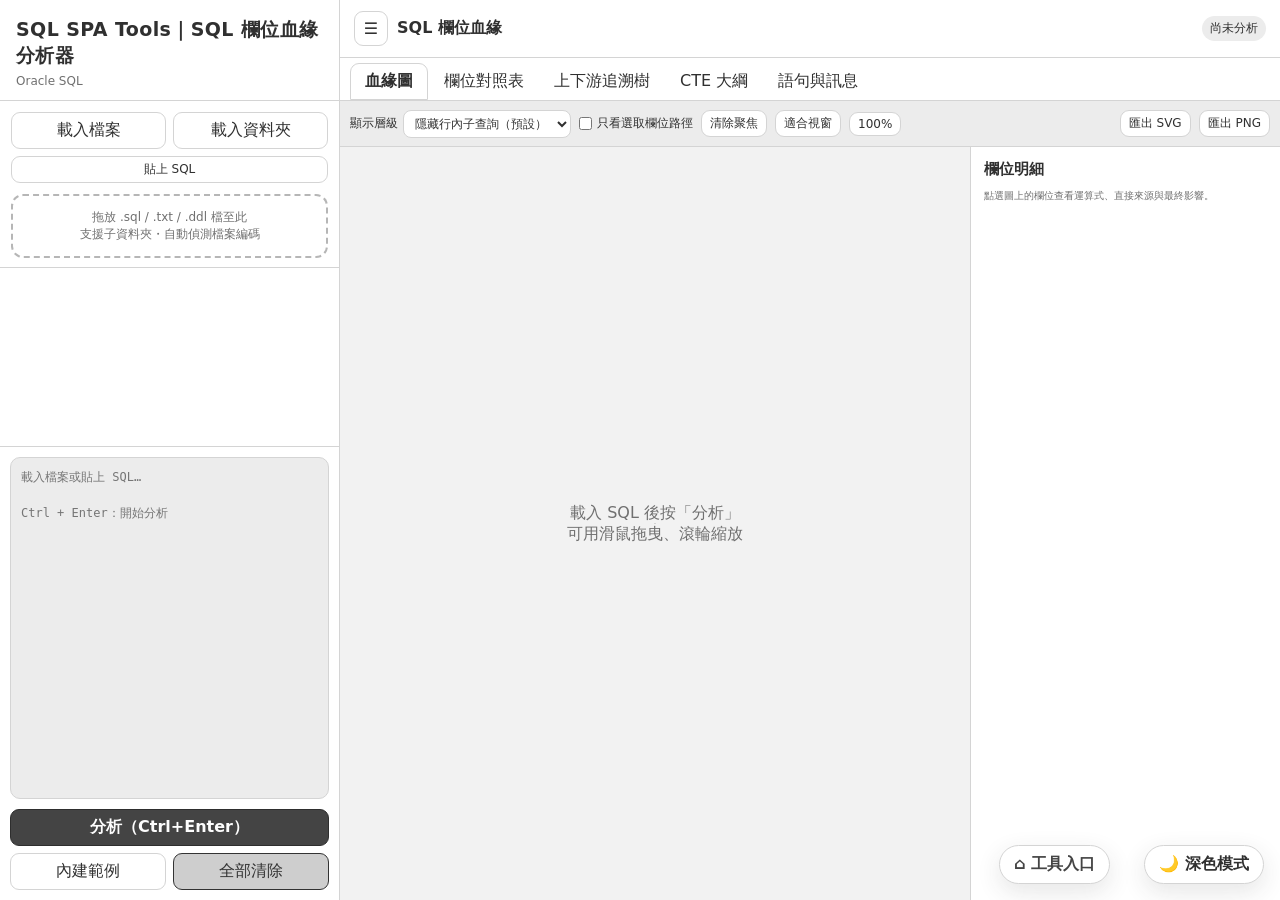
<file: sql-spa-tools-column-lineage.html>
<!doctype html>
<html lang="zh-Hant">
<head>
<meta charset="utf-8">
<meta name="viewport" content="width=device-width,initial-scale=1">
<link rel="stylesheet" href="theme.css">
<script src="theme.js"></script>
<title>SQL SPA Tools｜SQL 欄位血緣分析器</title>
<style>
:root{--bg:#f0f0f0;--sage:#afafaf;--blue:#afafaf;--rose:#bebebe;--sand:#cdcdcd;--purple:#b0b0b0;--ink:#444444;--muted:#797979;--paper:#fbfbfb;--line:#d1d1d1;--shadow:0 8px 24px rgba(70,70,70,.11);--danger:#808080;--ok:#858585;--focus:#7f7f7f}
*{box-sizing:border-box}html,body{height:100%;margin:0}body{font-family:var(--theme-font-sans);background:var(--bg);color:var(--ink);overflow:hidden}button,input,select,textarea{font:inherit;color:inherit}button,.btn{border:1px solid #c2c2c2;background:var(--paper);border-radius:9px;padding:7px 11px;cursor:pointer;transition:.16s;white-space:nowrap}button:hover,.btn:hover{filter:brightness(.98);box-shadow:0 2px 7px #0001}button.primary{background:var(--sage);border-color:#9b9b9b;color:#2d2d2d;font-weight:700}button.rose{background:var(--rose)}button.small{padding:4px 8px;font-size:12px}.icon{width:34px;padding:7px}.app{display:grid;grid-template-columns:340px 1fr;height:100%}.app.collapsed{grid-template-columns:0 1fr}.sidebar{background:#e6e6e6;border-right:1px solid var(--line);display:flex;flex-direction:column;min-width:0;overflow:hidden;transition:.2s}.app.collapsed .sidebar{opacity:0;pointer-events:none}.brand{padding:17px 16px 12px;border-bottom:1px solid var(--line)}.brand h1{font-size:19px;margin:0 0 5px;letter-spacing:.4px}.brand p{font-size:12px;color:var(--muted);margin:0}.loadbar{display:grid;grid-template-columns:1fr 1fr;gap:7px;padding:11px}.loadbar label{display:flex;align-items:center;justify-content:center}.loadbar input[type=file]{display:none}.loadbar .paste{grid-column:1/-1}.drop{margin:0 11px 9px;border:2px dashed #b6b6b6;border-radius:12px;padding:13px;text-align:center;color:var(--muted);font-size:12px;background:#ffffff55}.drop.drag{border-color:var(--focus);background:#fff}.files{flex:0 0 180px;overflow:auto;border-top:1px solid var(--line);border-bottom:1px solid var(--line)}.file{display:flex;gap:6px;align-items:center;padding:7px 10px;border-bottom:1px solid #dadada;cursor:pointer;font-size:12px}.file.active{background:#e1e1e1}.file .name{overflow:hidden;text-overflow:ellipsis;white-space:nowrap;flex:1}.file .badge{font-size:10px;color:var(--muted)}.file .x{border:0;background:transparent;padding:2px;color:#717171}.editor{flex:1;display:flex;flex-direction:column;padding:10px;min-height:0}.editor textarea{width:100%;height:100%;resize:none;border:1px solid #cacaca;border-radius:10px;background:#f8f8f8;padding:10px;font-family:var(--theme-font-mono);font-size:12px;line-height:1.5;outline:none}.editor textarea:focus{border-color:#9c9c9c;box-shadow:0 0 0 3px #afafaf2a}.side-actions{display:grid;grid-template-columns:1fr 1fr;gap:7px;padding:0 10px 10px;min-width:0}.side-actions button{min-width:0;overflow:hidden;text-overflow:ellipsis}.side-actions #analyzeBtn{grid-column:1/-1}.main{display:flex;flex-direction:column;min-width:0}.topbar{height:58px;display:flex;align-items:center;gap:9px;padding:9px 14px;background:#f6f6f6;border-bottom:1px solid var(--line)}.topbar .title{font-weight:700;margin-right:auto}.stats{font-size:12px;color:var(--muted);display:flex;gap:10px}.pill{background:#dfdfdf;border-radius:999px;padding:4px 8px}.tabs{height:43px;display:flex;gap:2px;padding:5px 10px 0;background:#f6f6f6;border-bottom:1px solid var(--line);overflow-x:auto}.tab{border:0;border-radius:9px 9px 0 0;background:transparent;padding:7px 14px;color:#656565}.tab.active{background:var(--paper);color:#2f2f2f;font-weight:700;border:1px solid var(--line);border-bottom-color:var(--paper)}.workspace{position:relative;flex:1;min-height:0;background:var(--paper)}.page{display:none;position:absolute;inset:0}.page.active{display:flex}.toolbar{height:46px;display:flex;align-items:center;gap:8px;padding:7px 10px;border-bottom:1px solid var(--line);background:#fefefe;font-size:12px;flex-wrap:nowrap}.toolbar label{display:flex;align-items:center;gap:5px}.toolbar select,.toolbar input{border:1px solid #c7c7c7;border-radius:8px;background:white;padding:5px 7px;max-width:220px}.spacer{flex:1}.graph-page{flex-direction:column}.graph-wrap{display:grid;grid-template-columns:minmax(0,1fr) 310px;min-height:0;flex:1}.canvas{position:relative;overflow:hidden;background-color:#f4f4f4;background-image:radial-gradient(#b7b7b7 0.7px,transparent .7px);background-size:18px 18px}.canvas svg{width:100%;height:100%;display:block;touch-action:none;cursor:grab}.canvas svg.grabbing{cursor:grabbing}.empty{position:absolute;inset:0;display:grid;place-items:center;color:var(--muted);text-align:center;padding:30px;pointer-events:none}.details{border-left:1px solid var(--line);background:#f6f6f6;overflow:auto;padding:13px}.details h3{font-size:15px;margin:0 0 10px}.detail-block{margin:10px 0}.detail-block b{display:block;font-size:11px;color:var(--muted);margin-bottom:4px}.detail-block code{display:block;white-space:pre-wrap;word-break:break-word;background:#fff;border:1px solid #d8d8d8;border-radius:8px;padding:8px;font-size:11px}.chips{display:flex;flex-wrap:wrap;gap:5px}.chip{border-radius:999px;padding:3px 7px;background:#e0e0e0;font-size:11px}.chip.direct{background:#e2e2e2}.chip.indirect{background:#dedede}.table-page,.outline-page,.messages-page,.trace-page{flex-direction:column}.table-wrap{flex:1;overflow:auto}.data-table{border-collapse:separate;border-spacing:0;width:100%;font-size:12px}.data-table th{position:sticky;top:0;z-index:2;background:#e4e4e4;text-align:left;padding:8px;border-bottom:1px solid #c2c2c2;cursor:pointer}.data-table td{padding:7px 8px;border-bottom:1px solid #e0e0e0;vertical-align:top;max-width:360px;word-break:break-word}.data-table tr:hover td{background:#f1f1f1}.kind-dot{display:inline-block;width:8px;height:8px;border-radius:50%;margin-right:5px}.kind-dot.d{background:var(--sage)}.kind-dot.i{background:var(--rose)}.messages{padding:12px;overflow:auto;flex:1}.message{display:grid;grid-template-columns:70px 1fr auto;gap:8px;padding:9px 10px;margin-bottom:7px;border:1px solid #d7d7d7;border-left:5px solid var(--blue);border-radius:9px;background:#fff;font-size:12px}.message.warn{border-left-color:#a5a5a5}.message.error{border-left-color:var(--danger)}.message .count{background:#e9e9e9;border-radius:999px;padding:2px 7px}.trace{padding:14px;overflow:auto;flex:1}.trace ul{list-style:none;margin:0;padding-left:22px;border-left:1px dashed #c9c9c9}.trace>ul{border-left:0;padding-left:0}.trace li{position:relative;margin:5px 0}.trace ul ul li:before{content:"";position:absolute;left:-22px;top:13px;width:16px;border-top:1px dashed #b6b6b6}.trace .tn{display:inline-flex;align-items:center;gap:6px;font-size:12px;padding:4px 9px;border-radius:8px;background:#fff;border:1px solid #d1d1d1;cursor:pointer}.trace .tn:hover{border-color:#9c9c9c;background:#f6f6f6}.trace .tn.root{background:#e1e1e1;border-color:#9b9b9b;font-weight:700}.trace .tog{display:inline-block;width:18px;text-align:center;cursor:pointer;color:#707070;user-select:none}.trace .tog.leaf{cursor:default;color:#bebebe}.trace li.closed>ul{display:none}.tag{font-size:10px;border-radius:999px;padding:1px 6px;background:#e5e5e5;color:#626262}.tag.d{background:#e2e2e2}.tag.i{background:#dedede}.tag.table{background:#e1e1e1}.tag.cte{background:#e2e2e2}.tag.inline{background:#e0e0e0}.tag.result,.tag.target,.tag.view{background:#e0e0e0}.trace .rep{color:#939393;font-size:11px;margin-left:6px}.trace-tools{height:auto!important;flex-wrap:wrap!important;row-gap:6px}.trace-tools #traceInput{width:300px;min-width:200px;max-width:340px!important}.toolbar input[type=checkbox]{width:auto;min-width:0;padding:0;margin:0;flex:none}.toolbar label{white-space:nowrap;flex:none}.trace-cands{padding:8px 12px;border-bottom:1px solid var(--line);background:#f3f3f3;display:none;max-height:170px;overflow:auto}.trace-cands.show{display:block}.trace-cands .cand{display:inline-block;margin:3px 4px 3px 0;font-size:12px;padding:4px 9px;border-radius:999px;background:#fff;border:1px solid #d1d1d1;cursor:pointer}.trace-cands .cand:hover{background:#ebebeb}.trace-sum{padding:6px 12px;font-size:11px;color:var(--muted);background:#eaeaea;border-bottom:1px solid var(--line)}.trace-hint{color:var(--muted);font-size:13px;line-height:1.9}button.danger{background:#d7d7d7;border-color:#b1b1b1;color:#4b4b4b}.summary-note{padding:7px 10px;background:#eaeaea;color:var(--muted);font-size:11px;border-bottom:1px solid var(--line)}.modal{position:fixed;inset:0;background:#3f3f3f66;display:none;place-items:center;z-index:20}.modal.open{display:grid}.modal-box{width:min(760px,90vw);height:min(600px,85vh);background:var(--paper);border-radius:14px;box-shadow:var(--shadow);display:flex;flex-direction:column;overflow:hidden}.modal-head{display:flex;align-items:center;padding:12px 14px;border-bottom:1px solid var(--line)}.modal-head h2{font-size:16px;margin:0 auto 0 0}.modal textarea{flex:1;margin:12px;border:1px solid var(--line);border-radius:10px;padding:12px;font-family:var(--theme-font-mono);resize:none}.modal-foot{display:flex;justify-content:flex-end;gap:8px;padding:0 12px 12px}.toast{position:fixed;left:50%;bottom:22px;transform:translateX(-50%);background:#464646;color:#fff;padding:9px 15px;border-radius:9px;opacity:0;pointer-events:none;transition:.2s;z-index:30}.toast.show{opacity:1}.busy{position:fixed;inset:0;background:#f0f0f0cc;z-index:25;display:none;place-items:center}.busy.show{display:grid}.busy-card{background:white;border-radius:14px;padding:22px 28px;box-shadow:var(--shadow);text-align:center}.spin{width:30px;height:30px;border:4px solid #ddd;border-top-color:var(--sage);border-radius:50%;animation:spin 1s linear infinite;margin:0 auto 10px}@keyframes spin{to{transform:rotate(360deg)}}
.node-title{font-weight:700;font-size:12px;fill:#3d3d3d}.node-sub{font-size:9px;fill:#6f6f6f}.field-text{font-size:10px;fill:#434343;cursor:pointer}.field-text:hover{font-weight:700;fill:#585858}.edge{fill:none;stroke:#929292;stroke-width:1.15;opacity:.55;marker-end:url(#arrow)}.edge.indirect{stroke:#8b8b8b;stroke-dasharray:5 4}.edge.highlight{stroke-width:2.8;opacity:.95}.obj-card{fill:#fdfdfd;stroke:#c9c9c9;stroke-width:1}.obj-card.focused{stroke:#7a7a7a;stroke-width:2.5}.obj-head{cursor:pointer}.obj-head.table{fill:#e1e1e1}.obj-head.cte{fill:#e2e2e2}.obj-head.inline{fill:#e0e0e0}.obj-head.result{fill:#dedede}.obj-head.target{fill:#e0e0e0}.field-bg{fill:#fdfdfd}.field-bg.selected{fill:#ebebeb}.more-text{font-size:10px;fill:#777}.resize-hint{font-size:10px;color:var(--muted)}
@media(max-width:900px){.app{grid-template-columns:290px 1fr}.graph-wrap{grid-template-columns:1fr}.details{position:absolute;right:0;top:46px;bottom:0;width:290px;box-shadow:-5px 0 15px #0001}.stats{display:none}}
</style>
</head>
<body>
<div class="app" id="app">
<aside class="sidebar">
  <div class="brand"><h1>SQL SPA Tools｜SQL 欄位血緣分析器</h1><p>Oracle SQL</p></div>
  <div class="loadbar">
    <label class="btn">載入檔案<input id="fileInput" type="file" multiple accept=".sql,.txt,.ddl"></label>
    <label class="btn">載入資料夾<input id="folderInput" type="file" multiple webkitdirectory></label>
    <button class="small paste" id="pasteBtn">貼上 SQL</button>
  </div>
  <div class="drop" id="dropZone">拖放 .sql / .txt / .ddl 檔至此<br>支援子資料夾・自動偵測檔案編碼</div>
  <div class="files" id="fileList"></div>
  <div class="editor"><textarea id="sqlEditor" spellcheck="false" placeholder="載入檔案或貼上 SQL…&#10;&#10;Ctrl + Enter：開始分析"></textarea></div>
  <div class="side-actions"><button class="primary" id="analyzeBtn">分析（Ctrl+Enter）</button><button id="sampleBtn">內建範例</button><button class="danger" id="clearAllBtn" title="清除所有檔案、SQL 與分析結果">全部清除</button></div>
</aside>
<main class="main">
  <div class="topbar"><button class="icon" id="collapseBtn" title="收合/展開左側">☰</button><div class="title">SQL 欄位血緣</div><div class="stats" id="stats"><span class="pill">尚未分析</span></div></div>
  <nav class="tabs" id="tabs">
    <button class="tab active" data-page="graph">血緣圖</button><button class="tab" data-page="mapping">欄位對照表</button><button class="tab" data-page="trace">上下游追溯樹</button><button class="tab" data-page="outline">CTE 大綱</button><button class="tab" data-page="messages">語句與訊息</button>
  </nav>
  <section class="workspace">
    <div class="page graph-page active" id="page-graph">
      <div class="toolbar">
        <label>顯示層級<select id="graphMode"><option value="normal">隱藏行內子查詢（預設）</option><option value="full">完整</option><option value="endpoint">僅實體表與結果</option></select></label>
        <label><input type="checkbox" id="pathOnly"> 只看選取欄位路徑</label>
        <button class="small" id="resetFocus">清除聚焦</button><button class="small" id="fitBtn">適合視窗</button><button class="small" id="oneBtn">100%</button>
        <span class="spacer"></span><button class="small" id="svgBtn">匯出 SVG</button><button class="small" id="pngBtn">匯出 PNG</button>
      </div>
      <div class="graph-wrap"><div class="canvas" id="canvas"><svg id="graphSvg" xmlns="http://www.w3.org/2000/svg"><defs><marker id="arrow" viewBox="0 0 10 10" refX="9" refY="5" markerWidth="5" markerHeight="5" orient="auto-start-reverse"><path d="M 0 0 L 10 5 L 0 10 z" fill="#616161"/></marker></defs><g id="viewport"></g></svg><div class="empty" id="graphEmpty">載入 SQL 後按「分析」<br>可用滑鼠拖曳、滾輪縮放</div></div><aside class="details" id="details"><h3>欄位明細</h3><p class="resize-hint">點選圖上的欄位查看運算式、直接來源與最終影響。</p></aside></div>
    </div>
    <div class="page table-page" id="page-mapping">
      <div class="toolbar"><label>層次<select id="mapLayer"><option value="end">端到端</option><option value="direct">逐層</option></select></label><label>目標範圍<select id="targetScope"><option value="result">只看結果／寫入／View</option><option value="cte">加上 CTE</option><option value="all">全部</option></select></label><label>關係<select id="relationFilter"><option value="all">直接＋間接</option><option value="direct">只看直接</option><option value="indirect">只看間接</option></select></label><input id="mapSearch" placeholder="篩選物件、欄位或運算式"><span class="spacer"></span><button class="small" id="csvBtn">CSV</button><button class="small" id="jsonBtn">JSON</button><button class="small" id="mermaidBtn">Mermaid</button></div>
      <div class="summary-note" id="mappingNote">尚未分析</div><div class="table-wrap"><table class="data-table" id="mappingTable"><thead><tr><th data-sort="targetObject">目標物件</th><th data-sort="targetField">目標欄位</th><th data-sort="sourceObject">來源物件</th><th data-sort="sourceField">來源欄位</th><th data-sort="relation">關係</th><th data-sort="transform">轉換類型</th><th data-sort="expression">運算式</th></tr></thead><tbody></tbody></table></div>
    </div>
    <div class="page trace-page" id="page-trace"><div class="toolbar trace-tools"><label>欄位<input id="traceInput" list="traceList" placeholder="輸入 欄位 或 物件.欄位，例如 PD_VALUE、U.PD_VALUE" autocomplete="off"></label><datalist id="traceList"></datalist><label>方向<select id="traceDir"><option value="up">上游（來源）</option><option value="down">下游（影響）</option><option value="both">上下游</option></select></label><label>深度<select id="traceDepth"><option>5</option><option>10</option><option selected>20</option><option value="99">不限</option></select></label><label><input type="checkbox" id="traceInd" checked> 含間接</label><label><input type="checkbox" id="traceHideInline"> 略過行內查詢</label><button class="small primary" id="traceGo">追溯</button><button class="small" id="traceExpand">全部展開</button><button class="small" id="traceCollapse">全部收合</button><button class="small rose" id="traceReset">清除重設</button><span class="spacer"></span><span>目前：<b id="traceSelected">尚未選取</b></span></div><div class="trace-cands" id="traceCands"></div><div class="trace-sum" id="traceSum">輸入欄位後按 Enter 或「追溯」；也可在血緣圖／欄位對照表點選欄位。</div><div class="trace" id="traceBody"><div class="trace-hint">尚未分析或尚未選取欄位。</div></div></div>
    <div class="page outline-page" id="page-outline"><div class="toolbar"><input id="outlineSearch" placeholder="篩選 CTE／物件"><span class="spacer"></span><span id="outlineNote"></span></div><div class="table-wrap"><table class="data-table" id="outlineTable"><thead><tr><th>名稱</th><th>類型</th><th>檔案／行號</th><th>欄位數</th><th>上游物件</th><th>下游物件</th><th>未使用欄位</th></tr></thead><tbody></tbody></table></div></div>
    <div class="page messages-page" id="page-messages"><div class="toolbar"><b>解析語句與訊息</b><span class="spacer"></span><label><input type="checkbox" id="onlyWarn"> 只看警告／錯誤</label></div><div class="messages" id="messageList"></div></div>
  </section>
</main>
</div>
<div class="modal" id="pasteModal"><div class="modal-box"><div class="modal-head"><h2>貼上 SQL</h2><button class="icon" id="pasteClose">×</button></div><textarea id="pasteArea" placeholder="在此貼上 SQL…"></textarea><div class="modal-foot"><button id="pasteCancel">取消</button><button class="primary" id="pasteAdd">加入檔案</button></div></div></div>
<div class="busy" id="busy"><div class="busy-card"><div class="spin"></div><b>正在解析與建立血緣…</b><div id="busyText" class="resize-hint">準備中</div></div></div><div class="toast" id="toast"></div>
<script>
'use strict';
(() => {
const $=s=>document.querySelector(s), $$=s=>[...document.querySelectorAll(s)];
const state={files:[],active:-1,model:null,selectedField:null,focusObject:null,pathOnly:false,traceDir:'up',sort:{key:'targetObject',asc:true},graph:{scale:1,x:30,y:30,drag:false,lastX:0,lastY:0},renderRows:[]};
const KW=new Set(('SELECT FROM WHERE GROUP BY HAVING ORDER CONNECT START MODEL FETCH OFFSET FOR UPDATE UNION ALL MINUS INTERSECT DISTINCT UNIQUE AS WITH RECURSIVE JOIN LEFT RIGHT FULL INNER OUTER CROSS NATURAL ON USING APPLY LATERAL PIVOT UNPIVOT INCLUDE EXCLUDE NULLS INTO VALUES INSERT UPDATE DELETE MERGE WHEN MATCHED NOT THEN ELSE END CASE OVER PARTITION ROWS RANGE BETWEEN AND OR IN EXISTS IS NULL LIKE ESCAPE CREATE REPLACE FORCE EDITIONABLE VIEW TABLE MATERIALIZED BEGIN DECLARE LOOP IF ELSIF RETURN EXCEPTION SET OF ASC DESC NULLS FIRST LAST KEEP DENSE_RANK WITHIN CURRENT ROW UNBOUNDED PRECEDING FOLLOWING ONLY NEXT PRIOR NOCYCLE SIBLINGS SAMPLE VERSIONS FLASHBACK AT TIME ZONE').split(/\s+/));
const AGG=new Set('SUM AVG MIN MAX COUNT MEDIAN LISTAGG STDDEV VARIANCE COLLECT'.split(' '));
const SAMPLE=`-- 內建範例：SELECT * 穿透、條件子查詢、PIVOT 與 UNPIVOT\nCREATE TABLE SALES (CUST_ID NUMBER, REGION VARCHAR2(20), SCENARIO VARCHAR2(20), AMOUNT NUMBER, COST NUMBER);\nCREATE TABLE BLOCK_LIST (CUST_ID NUMBER, ACTIVE CHAR(1));\nWITH BASE AS (\n  SELECT s.* FROM SALES s\n  WHERE NOT EXISTS (SELECT 1 FROM BLOCK_LIST b WHERE b.CUST_ID=s.CUST_ID AND b.ACTIVE='Y')\n), P AS (\n  SELECT * FROM (SELECT CUST_ID, REGION, SCENARIO, AMOUNT FROM BASE)\n  PIVOT (SUM(AMOUNT) AS AMT, COUNT(AMOUNT) AS CNT FOR SCENARIO IN ('BASE' AS BASE, 'STRESS' AS STRESS))\n), U AS (\n  SELECT * FROM P UNPIVOT (PD_VALUE FOR PD_NAME IN (BASE_AMT AS 'B', STRESS_AMT AS 'S'))\n)\nSELECT CUST_ID, REGION, PD_NAME, PD_VALUE FROM U;`;
function esc(s){return String(s??'').replace(/[&<>"']/g,c=>({'&':'&amp;','<':'&lt;','>':'&gt;','"':'&quot;',"'":'&#39;'}[c]));}
function canon(s){return String(s||'').replace(/^"|"$/g,'').trim().toUpperCase()}
function shortName(s){const a=String(s).split('.');return a[a.length-1]}
function toast(s){const e=$('#toast');e.textContent=s;e.classList.add('show');setTimeout(()=>e.classList.remove('show'),1800)}
function uid(prefix='n'){uid.n=(uid.n||0)+1;return prefix+uid.n}
function download(name,text,type='text/plain;charset=utf-8'){const a=document.createElement('a');a.href=URL.createObjectURL(new Blob([text],{type}));a.download=name;a.click();setTimeout(()=>URL.revokeObjectURL(a.href),1000)}
function lineOf(text,pos){let n=1;for(let i=0;i<pos;i++)if(text.charCodeAt(i)===10)n++;return n}
function tokenize(sql){
 const t=[];let i=0,line=1,n=sql.length;const push=(v,type,s,e,l)=>t.push({v,u:type==='str'?v:canon(v),type,start:s,end:e,line:l});
 while(i<n){let c=sql[i];if(/\s/.test(c)){if(c==='\n')line++;i++;continue}
  if(c==='-'&&sql[i+1]==='-'){i+=2;while(i<n&&sql[i]!=='\n')i++;continue}
  if(c==='/'&&sql[i+1]==='*'){i+=2;while(i<n-1&&!(sql[i]==='*'&&sql[i+1]==='/')){if(sql[i]==='\n')line++;i++}i=Math.min(n,i+2);continue}
  let s=i,l=line;
  if((c==='q'||c==='Q')&&sql[i+1]==="'"){let open=sql[i+2],pairs={'[':']','{':'}','(':')','<':'>'},close=pairs[open]||open;i+=3;while(i<n-1&&!(sql[i]===close&&sql[i+1]==="'")){if(sql[i]==='\n')line++;i++}i=Math.min(n,i+2);push(sql.slice(s,i),'str',s,i,l);continue}
  if(c==="'"){i++;while(i<n){if(sql[i]==='\n')line++;if(sql[i]==="'"){if(sql[i+1]==="'"){i+=2;continue}i++;break}i++}push(sql.slice(s,i),'str',s,i,l);continue}
  if(c==='"'){i++;while(i<n){if(sql[i]==='"'){if(sql[i+1]==='"'){i+=2;continue}i++;break}i++}push(sql.slice(s,i),'id',s,i,l);continue}
  if(c===':'||c==='&'){i++;while(i<n&&/[\w$#]/.test(sql[i]))i++;push(sql.slice(s,i),'var',s,i,l);continue}
  if(/[A-Za-z_\u0080-\uffff]/.test(c)){i++;while(i<n&&/[\w$#\u0080-\uffff]/.test(sql[i]))i++;push(sql.slice(s,i),'id',s,i,l);continue}
  if(/[0-9]/.test(c)){i++;while(i<n&&/[0-9.eE+-]/.test(sql[i])){if((sql[i]=='+'||sql[i]=='-')&&!/[eE]/.test(sql[i-1]))break;i++}push(sql.slice(s,i),'num',s,i,l);continue}
  let two=sql.slice(i,i+2);if(['||','>=','<=','<>','!=',':=','=>','(+','*)'].includes(two)){i+=2;push(two,'op',s,i,l)}else{i++;push(c,'punc',s,i,l)}
 }
 return t;
}
function matchParen(ts,i){if(!ts[i]||ts[i].v!=='(')return -1;let d=0;for(let j=i;j<ts.length;j++){if(ts[j].v==='(')d++;else if(ts[j].v===')'&&!--d)return j}return ts.length-1}
function stripOuter(ts){let a=0,b=ts.length;while(b-a>=2&&ts[a].v==='('&&matchParen(ts,a)===b-1){a++;b--}return ts.slice(a,b)}
function splitTop(ts,sep=','){let out=[],s=0,d=0;for(let i=0;i<ts.length;i++){if(ts[i].v==='(')d++;else if(ts[i].v===')')d--;else if(d===0&&ts[i].u===sep){out.push(ts.slice(s,i));s=i+1}}out.push(ts.slice(s));return out.filter(x=>x.length)}
function topIndex(ts,words,start=0){const set=new Set(Array.isArray(words)?words:[words]);let d=0;for(let i=start;i<ts.length;i++){if(ts[i].v==='(')d++;else if(ts[i].v===')')d--;else if(d===0&&set.has(ts[i].u))return i}return -1}
function sliceText(sql,ts){return ts.length?sql.slice(ts[0].start,ts[ts.length-1].end).trim():''}
function splitStatements(sql){const ts=tokenize(sql),out=[];let s=0,d=0;for(let i=0;i<ts.length;i++){if(ts[i].v==='(')d++;else if(ts[i].v===')')d=Math.max(0,d-1);if(ts[i].v===';'&&d===0){if(i>s)out.push(ts.slice(s,i));s=i+1}}if(s<ts.length)out.push(ts.slice(s));return out.filter(a=>a.some(x=>x.type==='id'))}
class Analyzer{
 constructor(files){this.files=files;this.objects=[];this.objById=new Map;this.fields=new Map;this.tables=new Map;this.defs=new Map;this.messages=new Map;this.statements=[];this.inlineNo=0;this.currentFile='';this.currentSql='';this.currentScope=null}
 msg(level,text,file=this.currentFile,line=0){let key=level+'|'+text;let m=this.messages.get(key);if(m)m.count++;else this.messages.set(key,{level,text,file,line,count:1})}
 addObj(name,type,opt={}){const o={id:uid('o'),name:name||`行內查詢 ${++this.inlineNo}`,type,file:opt.file||this.currentFile,line:opt.line||0,inline:!!opt.inline,parent:opt.parent||null,fields:new Map,order:[],starSources:[],sources:new Set,downstream:new Set,conditions:new Set,query:opt.query||'',scope:opt.scope||null,unused:[]};this.objects.push(o);this.objById.set(o.id,o);return o}
 addField(o,name,opt={}){name=String(name||'').replace(/^"|"$/g,'');let k=canon(name);if(!k)return null;if(o.fields.has(k)){let f=o.fields.get(k);if(opt.expr&&!f.expr)f.expr=opt.expr;if(!opt.conditionOnly)f.conditionOnly=false;return f}const f={id:uid('f'),name,object:o,expr:opt.expr||'',transform:opt.transform||'直接對應',direct:new Set,indirect:new Set,line:opt.line||o.line,wildcard:!!opt.wildcard,conditionOnly:!!opt.conditionOnly};o.fields.set(k,f);o.order.push(f);this.fields.set(f.id,f);return f}
 link(src,dst,indirect=false){if(!src||!dst||src.id===dst.id)return;(indirect?dst.indirect:dst.direct).add(src.id);src.object.downstream.add(dst.object.id);dst.object.sources.add(src.object.id)}
 table(name,line=0){let k=canon(name);if(this.tables.has(k))return this.tables.get(k);let o=this.addObj(name,'table',{line});this.tables.set(k,o);return o}
 getField(o,name,create=true,trail=new Set,conditionOnly=false){let k=canon(name);if(o.fields.has(k)){let f=o.fields.get(k);if(!conditionOnly)f.conditionOnly=false;return f}if(!create)return null;if(trail.has(o.id+'|'+k))return null;trail.add(o.id+'|'+k);let f=this.addField(o,name,{expr:name,transform:'直接對應',conditionOnly});if(o.starSources.length&&!conditionOnly){let candidates=o.starSources.map(s=>this.getField(s,name,true,trail,false)).filter(Boolean);for(const sf of candidates)this.link(sf,f,false)}return f}
 registerDef(scope,name,o){scope.set(canon(name),o);this.defs.set(canon(name),o)}
 resolveObject(name,scope,line=0){let k=canon(name);if(scope&&scope.has(k))return scope.get(k);if(this.defs.has(k))return this.defs.get(k);if(this.tables.has(k))return this.tables.get(k);return this.table(name,line)}
 analyze(){uid.n=0;for(const file of this.files){this.currentFile=file.name;this.currentSql=file.text;for(const st of splitStatements(file.text))this.parseDDL(st,file.text)}for(const file of this.files){this.currentFile=file.name;this.currentSql=file.text;const sts=splitStatements(file.text);for(let i=0;i<sts.length;i++)this.parseStatement(sts[i],file.text,i+1)}this.expandStars();this.computeUnused();this.finalize();return this}
 parseDDL(ts,sql){let c=topIndex(ts,'CREATE');if(c<0)return;let ti=topIndex(ts,'TABLE',c+1);if(ti<0)return;let as=topIndex(ts,'AS',ti+1);let op=ts.findIndex((x,i)=>i>ti&&x.v==='(');if(as>=0&&(op<0||as<op))return;let ni=ti+1;if(ts[ni]?.u==='IF')ni+=3;let parts=[];while(ni<ts.length&&(ts[ni].type==='id'||ts[ni].v==='.')){parts.push(ts[ni].v);ni++}let name=parts.join('');if(!name)return;let o=this.table(name,ts[ti].line);if(op<0)return;let cl=matchParen(ts,op);for(const col of splitTop(ts.slice(op+1,cl))){let id=col.find(x=>x.type==='id');if(id&&!['CONSTRAINT','PRIMARY','UNIQUE','FOREIGN','CHECK'].includes(id.u))this.addField(o,id.v,{line:id.line})}}
 parseStatement(ts,sql,no){ts=ts.filter(x=>x.v!==';');if(!ts.length)return;let first=ts.findIndex(x=>x.type==='id');if(first<0)return;let u=ts[first].u;const st={file:this.currentFile,no,line:ts[first].line,kind:u,status:'完成',objects:[]};this.statements.push(st);try{
  if(u==='CREATE'){let v=topIndex(ts,'VIEW',first+1),tab=topIndex(ts,'TABLE',first+1),as=topIndex(ts,'AS',first+1);if(v>=0&&as>v){let name=this.readName(ts,v+1).name,o=this.addObj(name,'view',{line:ts[v].line,query:sliceText(sql,ts)});this.registerDef(new Map(),name,o);this.parseQuery(ts.slice(as+1),new Map(),o);st.kind='CREATE VIEW'}else if(tab>=0&&as>tab){let name=this.readName(ts,tab+1).name,o=this.addObj(name,'target',{line:ts[tab].line,query:sliceText(sql,ts)});this.registerDef(new Map(),name,o);this.parseQuery(ts.slice(as+1),new Map(),o);st.kind='CTAS'}else return;
  }else if(u==='INSERT')this.parseInsert(ts,sql,st);else if(u==='MERGE')this.parseMerge(ts,sql,st);else if(u==='UPDATE')this.parseUpdate(ts,sql,st);else if(u==='WITH'||u==='SELECT'||u==='('){let o=this.addObj(`結果：${this.currentFile} #${no}`,'result',{line:ts[first].line,query:sliceText(sql,ts)});this.parseQuery(ts.slice(first),new Map(),o);st.kind='查詢';}else{this.parseEmbeddedDML(ts,sql,st)}
 }catch(e){st.status='錯誤';this.msg('error',`語句 #${no} 解析失敗：${e.message}`,this.currentFile,ts[first].line)}}
 parseEmbeddedDML(ts,sql,st){let starts=[];for(let i=0;i<ts.length;i++)if(['INSERT','MERGE','UPDATE','WITH'].includes(ts[i].u))starts.push(i);if(!starts.length){st.status='略過';this.msg('info',`略過非 DML/DDL 語句`,this.currentFile,st.line);return}for(let k=0;k<starts.length;k++){let sub=ts.slice(starts[k],starts[k+1]||ts.length),u=sub[0].u;if(u==='INSERT')this.parseInsert(sub,sql,st);else if(u==='MERGE')this.parseMerge(sub,sql,st);else if(u==='UPDATE')this.parseUpdate(sub,sql,st);else{let o=this.addObj(`PL/SQL 查詢 ${st.no}.${k+1}`,'result',{line:sub[0].line});this.parseQuery(sub,new Map(),o)}}}
 readName(ts,i){let a=[],start=i;if(ts[i]?.type!=='id')return{name:'',next:i,start};a.push(ts[i++].v);while(i+1<ts.length&&(ts[i].v==='.'||ts[i].v==='@')&&ts[i+1].type==='id'){a.push(ts[i].v,ts[i+1].v);i+=2}return{name:a.join(''),next:i,start}}
 parseInsert(ts,sql,st){let all=topIndex(ts,'ALL',1),intoIdx=[];for(let i=1,d=0;i<ts.length;i++){if(ts[i].v==='(')d++;else if(ts[i].v===')')d--;else if(d===0&&ts[i].u==='INTO')intoIdx.push(i)}if(!intoIdx.length)return;let select=topIndex(ts,['SELECT','WITH'],intoIdx[0]+1);let source=null,scope=new Map();if(select>=0){source=this.addObj(`INSERT 來源 ${this.currentFile}:${ts[select].line}`,'inline',{inline:true,line:ts[select].line});this.parseQuery(ts.slice(select),scope,source)}for(const ix of intoIdx){let rn=this.readName(ts,ix+1),target=this.addObj(rn.name,'target',{line:ts[ix].line});this.registerDef(scope,rn.name,target);let cols=[],p=rn.next;if(ts[p]?.v==='('){let q=matchParen(ts,p);cols=splitTop(ts.slice(p+1,q)).map(x=>x[0]?.v).filter(Boolean);p=q+1}let val=topIndex(ts,'VALUES',p);if(val>=0&&(select<0||val<select)){let op=ts.findIndex((x,j)=>j>val&&x.v==='('),cl=op>=0?matchParen(ts,op):-1,vals=op>=0?splitTop(ts.slice(op+1,cl)):[];vals.forEach((v,i)=>{let f=this.addField(target,cols[i]||`COL_${i+1}`,{expr:sliceText(sql,v),line:v[0]?.line,transform:'常數'});let refs=this.resolveRefs(v,[],scope);this.applyRefs(f,refs)})}else if(source){let names=cols.length?cols:source.order.map(f=>f.name);names.forEach((n,i)=>{let f=this.addField(target,n,{expr:source.order[i]?.expr||'',line:ts[ix].line});if(source.order[i])this.link(source.order[i],f)})}}
 st.kind=all>=0?'INSERT ALL':'INSERT'}
 parseMerge(ts,sql,st){let into=topIndex(ts,'INTO'),using=topIndex(ts,'USING'),on=topIndex(ts,'ON');if(into<0)return;let rn=this.readName(ts,into+1),target=this.addObj(rn.name,'target',{line:ts[into].line}),scope=new Map();let alias=ts[rn.next]?.type==='id'?ts[rn.next].v:shortName(rn.name);scope.set(canon(alias),target);let sources=[];if(using>=0){let end=on>using?on:ts.length;sources=this.parseFrom(ts.slice(using+1,end),scope,target);for(const s of sources)scope.set(canon(s.alias),s.obj)}let set=topIndex(ts,'SET'),ins=topIndex(ts,'INSERT');if(set>=0){let end=ins>set?ins:ts.length;for(const a of splitTop(ts.slice(set+1,end))){let eq=a.findIndex(x=>x.v==='=');if(eq>0){let n=a.slice(0,eq).filter(x=>x.type==='id').pop()?.v,f=this.addField(target,n,{expr:sliceText(sql,a.slice(eq+1)),line:a[0].line});this.applyRefs(f,this.resolveRefs(a.slice(eq+1),sources,scope))}}}if(ins>=0){let op=ts.findIndex((x,i)=>i>ins&&x.v==='('),cl=op>=0?matchParen(ts,op):-1,val=topIndex(ts,'VALUES',cl+1),vo=val>=0?ts.findIndex((x,i)=>i>val&&x.v==='('):-1,vc=vo>=0?matchParen(ts,vo):-1;let cs=op>=0?splitTop(ts.slice(op+1,cl)):[],vs=vo>=0?splitTop(ts.slice(vo+1,vc)):[];cs.forEach((c,i)=>{let f=this.addField(target,c[0]?.v,{expr:sliceText(sql,vs[i]||[]),line:c[0]?.line});this.applyRefs(f,this.resolveRefs(vs[i]||[],sources,scope))})}if(on>=0){let end=[set,ins].filter(x=>x>on).sort((a,b)=>a-b)[0]||ts.length;for(const r of this.resolveRefs(ts.slice(on+1,end),sources,scope).all)target.conditions.add(r.id)}st.kind='MERGE'}
 parseUpdate(ts,sql,st){let rn=this.readName(ts,1),target=this.addObj(rn.name,'target',{line:ts[0].line}),alias=ts[rn.next]?.type==='id'?ts[rn.next].v:shortName(rn.name),scope=new Map([[canon(alias),target]]),sources=[{alias,obj:target}],set=topIndex(ts,'SET',rn.next),wh=topIndex(ts,'WHERE',set+1);if(set<0)return;for(const a of splitTop(ts.slice(set+1,wh<0?ts.length:wh))){let eq=a.findIndex(x=>x.v==='=');if(eq>0){let n=a.slice(0,eq).filter(x=>x.type==='id').pop()?.v,f=this.addField(target,n,{expr:sliceText(sql,a.slice(eq+1)),line:a[0]?.line});this.applyRefs(f,this.resolveRefs(a.slice(eq+1),sources,scope))}}if(wh>=0)for(const r of this.resolveCondition(ts.slice(wh+1),sources,scope).all)target.conditions.add(r.id);st.kind='UPDATE'}
 parseQuery(ts,scope,target){ts=stripOuter(ts);if(!ts.length)return target;let local=new Map(scope||[]);if(ts[0]?.u==='WITH'){let got=this.parseWith(ts,local);ts=got.rest;local=got.scope}
  ts=stripOuter(ts);let sets=this.splitSet(ts);if(sets.parts.length>1){let branches=sets.parts.map((p,i)=>{let b=this.addObj(`${target?.name||'集合'} · 分支 ${i+1}`,'inline',{inline:true,line:p[0]?.line,parent:target?.id});this.parseQuery(p,local,b);return b});target=target||this.addObj(`集合查詢 ${++this.inlineNo}`,'inline',{inline:true,line:ts[0]?.line});target.setOp=sets.ops;let max=Math.max(...branches.map(b=>b.order.length));for(let i=0;i<max;i++){let name=branches.find(b=>b.order[i])?.order[i].name||`COL_${i+1}`,f=this.addField(target,name,{expr:sets.ops.join(' '),transform:'集合合併',line:ts[0]?.line});for(const b of branches)if(b.order[i])this.link(b.order[i],f)}return target}
  let sel=topIndex(ts,'SELECT');if(sel<0){this.msg('warn','找不到 SELECT，已略過查詢片段',this.currentFile,ts[0]?.line);return target}let from=topIndex(ts,'FROM',sel+1),ends=['WHERE','GROUP','HAVING','ORDER','CONNECT','START','MODEL','FETCH','OFFSET'];let endFrom=from>=0?(topIndex(ts,ends,from+1)): -1;if(endFrom<0)endFrom=ts.length;target=target||this.addObj(`行內查詢 ${++this.inlineNo}`,'inline',{inline:true,line:ts[sel].line});let sources=from>=0?this.parseFrom(ts.slice(from+1,endFrom),local,target):[];let list=ts.slice(sel+1,from>=0?from:ts.length);if(['DISTINCT','UNIQUE','ALL'].includes(list[0]?.u))list=list.slice(1);for(const item of splitTop(list))this.parseSelectItem(item,sources,local,target);
  let where=topIndex(ts,'WHERE',from+1);if(where>=0){let end=topIndex(ts,['GROUP','HAVING','ORDER','CONNECT','START','MODEL','FETCH','OFFSET'],where+1);if(end<0)end=ts.length;let rr=this.resolveCondition(ts.slice(where+1,end),sources,local);for(const r of rr.all)target.conditions.add(r.id)}
  for(const kw of ['GROUP','HAVING','ORDER','CONNECT','START']){let ix=topIndex(ts,kw,from+1);if(ix>=0){let end=topIndex(ts,['GROUP','HAVING','ORDER','CONNECT','START','MODEL','FETCH','OFFSET'].filter(x=>x!==kw),ix+1);if(end<0)end=ts.length;for(const r of this.resolveCondition(ts.slice(ix+1,end),sources,local).all)target.conditions.add(r.id)}}return target}
 parseWith(ts,scope){let i=1;if(ts[i]?.u==='RECURSIVE')i++;let defs=[];while(i<ts.length){while(ts[i]?.v===',')i++;if(ts[i]?.type!=='id')break;let name=ts[i].v,line=ts[i].line;i++;let colNames=[];if(ts[i]?.v==='('){let cl=matchParen(ts,i),after=ts[cl+1]?.u;if(after==='AS'){colNames=splitTop(ts.slice(i+1,cl)).map(x=>x[0]?.v);i=cl+1}}if(ts[i]?.u!=='AS')break;i++;if(ts[i]?.v!=='(')break;let cl=matchParen(ts,i),body=ts.slice(i+1,cl),o=this.addObj(name,'cte',{line,query:sliceText(this.currentSql,body)});this.registerDef(scope,name,o);defs.push({o,body,colNames});i=cl+1;if(ts[i]?.v!==',')break}
  for(const d of defs){this.parseQuery(d.body,scope,d.o);if(d.colNames.length){d.o.order.forEach((f,j)=>{if(d.colNames[j]){d.o.fields.delete(canon(f.name));f.name=d.colNames[j];d.o.fields.set(canon(f.name),f)}})}}return{scope,rest:ts.slice(i)}}
 splitSet(ts){let parts=[],ops=[],s=0,d=0;for(let i=0;i<ts.length;i++){if(ts[i].v==='(')d++;else if(ts[i].v===')')d--;else if(d===0&&['UNION','MINUS','INTERSECT'].includes(ts[i].u)){parts.push(ts.slice(s,i));let op=ts[i].u;if(ts[i+1]?.u==='ALL'){op+=' ALL';i++}ops.push(op);s=i+1}}parts.push(ts.slice(s));return{parts:parts.filter(x=>x.length),ops}}
 parseFrom(ts,scope,parent){let out=[],i=0;const isJoin=u=>['JOIN','LEFT','RIGHT','FULL','INNER','CROSS','NATURAL'].includes(u);while(i<ts.length){while(i<ts.length&&(ts[i].v===','||isJoin(ts[i].u)||['OUTER','APPLY','LATERAL'].includes(ts[i].u)))i++;if(i>=ts.length)break;if(ts[i].u==='ON'||ts[i].u==='USING'){let s=++i,d=0;for(;i<ts.length;i++){if(ts[i].v==='(')d++;else if(ts[i].v===')')d--;if(d===0&&(ts[i].v===','||isJoin(ts[i].u)))break}let rr=this.resolveCondition(ts.slice(s,i),out,scope);for(const r of rr.all)parent.conditions.add(r.id);continue}let got=this.parseSourceTerm(ts,i,scope,parent);if(!got||got.next<=i){i++;continue}out.push({alias:got.alias,obj:got.obj});scope.set(canon(got.alias),got.obj);scope.set(canon(shortName(got.obj.name)),got.obj);parent.sources.add(got.obj.id);got.obj.downstream.add(parent.id);i=got.next}return out}
 parseSourceTerm(ts,i,scope,parent){let obj,alias='',start=i;if(ts[i]?.v==='('){let cl=matchParen(ts,i),inner=stripOuter(ts.slice(i+1,cl)),isQ=inner.some((x,j)=>['SELECT','WITH'].includes(x.u)&&topIndex(inner,['SELECT','WITH'])===j)||this.splitSet(inner).parts.length>1;if(isQ){obj=this.addObj(`行內查詢 ${++this.inlineNo}`,'inline',{inline:true,line:ts[i].line,parent:parent.id,query:sliceText(this.currentSql,inner)});this.parseQuery(inner,new Map(scope),obj)}else{obj=this.addObj(`JOIN 群組 ${++this.inlineNo}`,'inline',{inline:true,line:ts[i].line,parent:parent.id});let ss=this.parseFrom(inner,new Map(scope),obj);obj.starSources=ss.map(x=>x.obj);for(const s of ss)for(const f of s.obj.order){let nf=this.addField(obj,f.name,{expr:f.name,line:f.line});this.link(f,nf)}}i=cl+1}else{let rn=this.readName(ts,i);if(!rn.name)return null;obj=this.resolveObject(rn.name,scope,ts[i].line);i=rn.next}
  if(ts[i]?.u==='AS')i++;if(ts[i]?.type==='id'&&!KW.has(ts[i].u)&&!['PIVOT','UNPIVOT'].includes(ts[i].u)){alias=ts[i].v;i++}else alias=shortName(obj.name);
  if(['PIVOT','UNPIVOT'].includes(ts[i]?.u)){let kind=ts[i].u;i++;if(['XML','INCLUDE','EXCLUDE'].includes(ts[i]?.u)){while(i<ts.length&&ts[i].v!=='(')i++}if(ts[i]?.v==='('){let cl=matchParen(ts,i),body=ts.slice(i+1,cl);obj=kind==='PIVOT'?this.makePivot(obj,body,parent):this.makeUnpivot(obj,body,parent);i=cl+1;if(ts[i]?.u==='AS')i++;if(ts[i]?.type==='id'&&!KW.has(ts[i].u)){alias=ts[i].v;i++}}}
  return{obj,alias,next:i,start}}
 makePivot(src,body,parent){let o=this.addObj(`PIVOT ${++this.inlineNo}`,'inline',{inline:true,line:body[0]?.line,parent:parent.id}),fi=topIndex(body,'FOR'),ini=topIndex(body,'IN',fi+1);if(fi<0||ini<0){this.msg('warn','PIVOT 子句格式無法完整辨識',this.currentFile,body[0]?.line);return o}let aggs=splitTop(body.slice(0,fi)).map(a=>{let {expr,alias}=this.extractAlias(a);let refs=this.resolveRefs(expr,[{alias:shortName(src.name),obj:src}],new Map());let fn=expr.find(x=>AGG.has(x.u))?.u||'AGG';return{expr,alias:alias||fn,refs,fn}});let forTokens=body.slice(fi+1,ini),forCols=forTokens.filter(x=>x.type==='id'&&!KW.has(x.u)).map(x=>x.v);let op=body.findIndex((x,j)=>j>ini&&x.v==='('),cl=op>=0?matchParen(body,op):-1,vals=op>=0?splitTop(body.slice(op+1,cl)):[];let used=new Set();for(const a of aggs)for(const r of a.refs.all)used.add(r.id);for(const c of forCols){let f=this.getField(src,c,true);if(f)used.add(f.id)}for(const f of src.order)if(!used.has(f.id)){let nf=this.addField(o,f.name,{expr:f.name,line:f.line});this.link(f,nf)}for(const v of vals){let ex=this.extractAlias(v),valueName=ex.alias||ex.expr.map(x=>x.type==='str'?x.v.slice(1,-1):x.v).join('').replace(/\W+/g,'_');for(const a of aggs){let name=aggs.length===1?valueName:`${valueName}_${a.alias}`;let nf=this.addField(o,name,{expr:`PIVOT ${a.fn}(${sliceText(this.currentSql,a.expr)})`,transform:'樞紐 PIVOT',line:v[0]?.line});for(const r of a.refs.all)this.link(r,nf,false);for(const c of forCols){let cf=this.getField(src,c,true);this.link(cf,nf,true)}}}o.sources.add(src.id);src.downstream.add(o.id);return o}
 makeUnpivot(src,body,parent){let o=this.addObj(`UNPIVOT ${++this.inlineNo}`,'inline',{inline:true,line:body[0]?.line,parent:parent.id}),fi=topIndex(body,'FOR'),ini=topIndex(body,'IN',fi+1);if(fi<0||ini<0){this.msg('warn','UNPIVOT 子句格式無法完整辨識',this.currentFile,body[0]?.line);return o}let valueCols=body.slice(0,fi).filter(x=>x.type==='id'&&!KW.has(x.u)).map(x=>x.v),nameCols=body.slice(fi+1,ini).filter(x=>x.type==='id'&&!KW.has(x.u)).map(x=>x.v);let op=body.findIndex((x,j)=>j>ini&&x.v==='('),cl=op>=0?matchParen(body,op):-1,entries=op>=0?splitTop(body.slice(op+1,cl)):[],sourceGroups=[];for(const e of entries){let as=topIndex(e,'AS'),left=as>=0?e.slice(0,as):e,left2=stripOuter(left),names=splitTop(left2).flatMap(x=>x.filter(t=>t.type==='id'&&!KW.has(t.u)).map(t=>t.v));sourceGroups.push(names)}let used=new Set(sourceGroups.flat().map(c=>this.getField(src,c,true)?.id));for(const f of src.order)if(!used.has(f.id)){let nf=this.addField(o,f.name,{expr:f.name,line:f.line});this.link(f,nf)}valueCols.forEach((n,idx)=>{let nf=this.addField(o,n,{expr:`UNPIVOT ${sourceGroups.map(g=>g[idx]).filter(Boolean).join(', ')}`,transform:'樞紐 UNPIVOT',line:body[0]?.line});for(const g of sourceGroups){let sf=this.getField(src,g[idx],true);if(sf)this.link(sf,nf)}});for(const n of nameCols)this.addField(o,n,{expr:'UNPIVOT 欄名標籤',transform:'常數',line:body[0]?.line});o.sources.add(src.id);src.downstream.add(o.id);return o}
 extractAlias(item){let d=0,as=-1;for(let i=0;i<item.length;i++){if(item[i].v==='(')d++;else if(item[i].v===')')d--;else if(d===0&&item[i].u==='AS')as=i}if(as>=0&&item[as+1])return{expr:item.slice(0,as),alias:item[as+1].v};let last=item[item.length-1],prev=item[item.length-2];if(item.length>1&&last?.type==='id'&&!KW.has(last.u)&&prev?.v!=='.'&&![')','*'].includes(prev?.v)&&prev?.type!=='op')return{expr:item.slice(0,-1),alias:last.v};return{expr:item,alias:''}}
 parseSelectItem(item,sources,scope,target){if(!item.length)return;let ex=this.extractAlias(item),expr=ex.expr;if(expr.length===1&&expr[0].v==='*'){target.starSources.push(...sources.map(s=>s.obj));for(const s of sources)for(const f of s.obj.order){let nf=this.addField(target,f.name,{expr:'*',line:item[0].line});this.link(f,nf)}return}if(expr.length===3&&expr[1].v==='.'&&expr[2].v==='*'){let s=sources.find(x=>canon(x.alias)===canon(expr[0].v));if(s){target.starSources.push(s.obj);for(const f of s.obj.order){let nf=this.addField(target,f.name,{expr:`${expr[0].v}.*`,line:item[0].line});this.link(f,nf)}return}}
  let refs=this.resolveRefs(expr,sources,scope),name=ex.alias;if(!name){let ids=expr.filter(x=>x.type==='id'&&!KW.has(x.u));name=ids.length?ids[ids.length-1].v:`EXPR_${target.order.length+1}`}let f=this.addField(target,name,{expr:sliceText(this.currentSql,expr),transform:this.classify(expr,refs),line:item[0].line});this.applyRefs(f,refs)}
 classify(expr,refs){let us=expr.map(x=>x.u);if(us.includes('OVER'))return'視窗函數';if(us.some(x=>AGG.has(x)))return'彙總';if(us.includes('CASE')||us.includes('DECODE'))return'條件判斷';if(us.includes('SELECT'))return'子查詢';if(!refs.all.size)return'常數';let simple=expr.filter(x=>!['(',')'].includes(x.v));if(simple.length<=3&&!us.some(x=>['+','-','*','/','||'].includes(x)))return'直接對應';if(expr.some((x,i)=>x.type==='id'&&expr[i+1]?.v==='('))return'函數轉換';return'函數轉換'}
 applyRefs(f,refs){for(const r of refs.direct)this.link(r,f,false);for(const r of refs.indirect)this.link(r,f,true)}
 resolveRefs(ts,sources,scope,conditionOnly=false){let direct=new Set,indirect=new Set,all=new Set,indirectPos=new Set,caseMode='',d=0;for(let i=0;i<ts.length;i++){let u=ts[i].u;if(u==='CASE')caseMode='case';else if(caseMode&&u==='WHEN')caseMode='when';else if(caseMode==='when'&&u==='THEN')caseMode='then';else if(caseMode&&u==='END')caseMode='';if(caseMode==='when')indirectPos.add(i);if(u==='OVER'&&ts[i+1]?.v==='('){let cl=matchParen(ts,i+1);for(let j=i+2;j<cl;j++)indirectPos.add(j)}}
  let add=(f,ind)=>{if(!f)return;all.add(f);(ind?indirect:direct).add(f)};for(let i=0;i<ts.length;i++){let x=ts[i];if(x.type!=='id'||KW.has(x.u))continue;if(ts[i+1]?.v==='(')continue;if(ts[i-1]?.v==='.'&&ts[i-2]?.type==='id'){let al=canon(ts[i-2].v),s=sources.find(z=>canon(z.alias)===al)||{obj:scope?.get(al)};if(s?.obj)add(this.getField(s.obj,x.v,true,new Set(),conditionOnly),indirectPos.has(i));continue}if(ts[i+1]?.v==='.'||ts[i-1]?.v==='.'||['AS'].includes(ts[i-1]?.u))continue;let exact=sources.filter(s=>s.obj.fields.has(canon(x.v)));let s=exact.length===1?exact[0]:(sources.length===1?sources[0]:exact[0]);if(s)add(this.getField(s.obj,x.v,true,new Set(),conditionOnly),indirectPos.has(i))}return{direct,indirect,all}}
 resolveCondition(ts,sources,scope){let direct=new Set,indirect=new Set,all=new Set,plain=[],i=0;while(i<ts.length){if(ts[i].v==='('){let cl=matchParen(ts,i),inner=stripOuter(ts.slice(i+1,cl));if(['SELECT','WITH'].includes(inner[0]?.u)||topIndex(inner,'SELECT')===0){let rr=this.conditionSubquery(inner,scope);for(const r of rr.all){indirect.add(r);all.add(r)}i=cl+1;continue}}plain.push(ts[i++])}let rr=this.resolveRefs(plain,sources,scope,true);for(const r of rr.all){indirect.add(r);all.add(r)}return{direct,indirect,all}}
 conditionSubquery(ts,scope){ts=stripOuter(ts);if(ts[0]?.u==='WITH'){let got=this.parseWith(ts,new Map(scope));ts=got.rest;scope=got.scope}let sel=topIndex(ts,'SELECT'),from=topIndex(ts,'FROM',sel+1),end=from>=0?topIndex(ts,['WHERE','GROUP','HAVING','ORDER'],from+1):-1;if(end<0)end=ts.length;let dummy={id:'condition',sources:new Set,conditions:new Set},sources=from>=0?this.parseFrom(ts.slice(from+1,end),new Map(scope),dummy):[];let all=new Set;if(sel>=0){let rr=this.resolveRefs(ts.slice(sel+1,from>=0?from:ts.length),sources,scope,true);for(const r of rr.all)all.add(r)}let wh=topIndex(ts,'WHERE',from+1);if(wh>=0){let rr=this.resolveRefs(ts.slice(wh+1),sources,scope,true);for(const r of rr.all)all.add(r)}return{all}}
 expandStars(){let changed=true,round=0;while(changed&&round++<20){changed=false;for(const o of this.objects)for(const s of o.starSources)for(const sf of s.order)if(!sf.conditionOnly&&!o.fields.has(canon(sf.name))){let nf=this.addField(o,sf.name,{expr:'*',line:o.line});this.link(sf,nf);changed=true}}}
 computeUnused(){for(const o of this.objects.filter(x=>x.type==='cte')){o.unused=o.order.filter(f=>{for(const q of this.fields.values())if(q.direct.has(f.id)||q.indirect.has(f.id))return false;for(const d of this.objects)if(d.conditions.has(f.id))return false;return true})}}
 finalize(){this.downstreamFields=new Map;for(const f of this.fields.values())for(const id of [...f.direct,...f.indirect]){if(!this.downstreamFields.has(id))this.downstreamFields.set(id,[]);this.downstreamFields.get(id).push(f.id)}for(const o of this.objects){o.sourceObjects=[...o.sources].map(id=>this.objById.get(id)).filter(Boolean);o.downstreamObjects=[...o.downstream].map(id=>this.objById.get(id)).filter(Boolean)}this.messageList=[...this.messages.values()];this.edgeCount=[...this.fields.values()].reduce((n,f)=>n+f.direct.size+f.indirect.size,0)}
}
function currentText(){const v=$('#sqlEditor').value;if(state.active>=0&&state.files[state.active]){state.files[state.active].text=v}else if(v.trim()){let n=`編輯器輸入_${state.files.length+1}.sql`;state.files.push({name:n,path:n,text:v});state.active=state.files.length-1;renderFiles()}}
function setActive(i){currentText();state.active=i;$('#sqlEditor').value=i>=0?state.files[i].text:'';renderFiles()}
function renderFiles(){const e=$('#fileList');e.innerHTML=state.files.map((f,i)=>`<div class="file ${i===state.active?'active':''}" data-i="${i}"><span>▧</span><span class="name" title="${esc(f.path||f.name)}">${esc(f.path||f.name)}</span><span class="badge" title="${esc(f.encoding?'偵測編碼：'+f.encoding:'')}">${f.encoding?esc(f.encoding)+' · ':''}${Math.round(f.text.length/1024)} KB</span><button class="x" data-x="${i}">×</button></div>`).join('');e.querySelectorAll('.file').forEach(x=>x.onclick=ev=>{if(ev.target.dataset.x!=null)return;setActive(+x.dataset.i)});e.querySelectorAll('.x').forEach(x=>x.onclick=ev=>{ev.stopPropagation();let i=+x.dataset.x;state.files.splice(i,1);state.active=Math.min(state.active,state.files.length-1);$('#sqlEditor').value=state.active>=0?state.files[state.active].text:'';renderFiles()})}
const TC_COMMON='的一是不了人我在有他這中大來上國個到說們為子和你地出道也時年得就那要下以生會自著去之過家學對可她裡後小麼心多天而能好都然沒日於起還發成事只作當想看文無開手十用主行方又如前所本見經頭面公同三已老從動兩長知民樣現分將外但身些與高意進把法此實回二理美點月明其種聲全工己話兒者向情部正名定女問力機給等幾很業最間新什打便位因重被走電四第門相次東政海口使教西再平真聽世氣信北少關內加化由卻代產入先山五水萬市眼體別處總才場書比住員九性通目報立命張活難數件安表原車白應路期叫死常提感金何更反合放做系計或司利受光王果親界及今務制解各任至清物台記邊共風戰干接它許八特覺望直服林題建南度統色字請交讓認算論百義科怎元社術結六功指思非流每青管夫連遠資隊跟帶花快條院變聯言權往展該領傳近留紅治決周保達辦運半候七必城父強步完革深區即求品士轉量空眾技輕程告江語英基派滿式息寫識極令價格查詢料欄帳戶額客碼稱餘率款存銀檢核錯誤狀態類別編號註備異新增刪除修改匯總計算筆數幣別借貸息票債券證易交易月季年底初末類型序號說明人員部門單位代號名稱日期時間金額';
const SC_COMMON='这们为个来说国时会对过还发学没样现长两进动经关说当问种开见头话员题间电机给认让论术结书门车们产实业东军体处师总数据库查询账户额码称余银检错误状态别编号说明备注删除修改汇总计算笔币借贷证债券类型单位门时间';
const TC_SET=new Set(TC_COMMON),SC_SET=new Set(SC_COMMON);
function scoreText(t){let sc=0,bad=0,n=Math.min(t.length,200000);for(let i=0;i<n;i++){const c=t.charCodeAt(i);if(c<0x80)continue;const ch=t[i];if(c===0xFFFD){sc-=60;bad++;continue}if(c>=0xE000&&c<=0xF8FF){sc-=20;continue}if(c>=0x80&&c<=0x9F){sc-=20;continue}if(c>=0xD800&&c<=0xDFFF){sc-=3;continue}if(TC_SET.has(ch)||SC_SET.has(ch)){sc+=3;continue}if(c>=0x4E00&&c<=0x9FFF){sc+=1;continue}if(c>=0x3400&&c<=0x4DBF){sc-=3;continue}if((c>=0x3000&&c<=0x303F)||(c>=0xFF00&&c<=0xFFEF)||(c>=0x2000&&c<=0x206F))continue;if((c>=0xAC00&&c<=0xD7AF)||(c>=0x3040&&c<=0x30FF))sc-=2;else sc-=1}return{sc,bad}}
const ENC_LABEL={'utf-8':'UTF-8','utf-8-bom':'UTF-8 BOM','utf-16le':'UTF-16 LE','utf-16be':'UTF-16 BE','big5':'Big5','gb18030':'GBK/GB18030'};
function decodeAuto(buf){const b=new Uint8Array(buf),dec=(e,fatal=false,bom=false)=>new TextDecoder(e,{fatal,ignoreBOM:bom}).decode(b);
 if(b.length>=3&&b[0]===0xEF&&b[1]===0xBB&&b[2]===0xBF)return{text:dec('utf-8'),enc:ENC_LABEL['utf-8-bom'],bad:0};
 if(b.length>=2&&b[0]===0xFF&&b[1]===0xFE)return{text:dec('utf-16le'),enc:ENC_LABEL['utf-16le'],bad:0};
 if(b.length>=2&&b[0]===0xFE&&b[1]===0xFF)return{text:dec('utf-16be'),enc:ENC_LABEL['utf-16be'],bad:0};
 // UTF-16 無 BOM：以 NUL 位元組分布判斷
 let lim=Math.min(b.length,8192),ze=0,zo=0;for(let i=0;i<lim;i++)if(b[i]===0)(i%2?zo++:ze++);
 if(lim>=4&&(zo>lim*0.2||ze>lim*0.2)){const e=zo>ze?'utf-16le':'utf-16be';return{text:dec(e),enc:ENC_LABEL[e],bad:0}}
 let hi=false;for(let i=0;i<b.length;i++)if(b[i]>=0x80){hi=true;break}
 if(!hi)return{text:dec('utf-8'),enc:'UTF-8',bad:0};
 try{return{text:dec('utf-8',true),enc:'UTF-8',bad:0}}catch{}
 // 非 UTF-8：Big5（含 CP950 / Big5-HKSCS）與 GBK/GB18030 評分擇優
 let best=null;for(const e of ['big5','gb18030']){let t;try{t=dec(e)}catch{continue}const r=scoreText(t);if(!best||r.sc>best.sc)best={text:t,enc:ENC_LABEL[e],sc:r.sc,bad:r.bad}}
 if(best)return best;return{text:dec('utf-8'),enc:'UTF-8',bad:(dec('utf-8').match(/\uFFFD/g)||[]).length}}
const ALLOWED_EXT=['sql','txt','ddl'];function allowedFile(f){const n=String(f.name||''),i=n.lastIndexOf('.');return i>0&&ALLOWED_EXT.includes(n.slice(i+1).toLowerCase())}
async function addFiles(list){const warnBad=[],all=[...list],ok=all.filter(allowedFile),skip=all.length-ok.length;if(!ok.length){toast(all.length?`未找到 .sql / .txt / .ddl 檔案（略過 ${skip} 個）`:'未選取檔案');$('#fileInput').value='';$('#folderInput').value='';return}for(const f of ok){if(f.size>25*1024*1024){toast(`${f.name} 超過 25 MB，已略過`);continue}let buf=await f.arrayBuffer(),d;try{d=decodeAuto(buf)}catch{d={text:new TextDecoder('utf-8').decode(buf),enc:'UTF-8',bad:1}}if(d.bad)warnBad.push(f.name);state.files.push({name:f.name,path:f.webkitRelativePath||f.name,text:d.text.replace(/^\uFEFF/,''),encoding:d.enc})}$('#fileInput').value='';$('#folderInput').value='';if(state.active<0&&state.files.length)setActive(0);else renderFiles();toast(`已載入 ${ok.length} 個檔案${skip?`，略過 ${skip} 個非 SQL/TXT/DDL 檔`:''}${warnBad.length?`；${warnBad.length} 個檔案含無法解碼字元`:''}`)}
async function analyze(){currentText();if(!state.files.length||!state.files.some(f=>f.text.trim())){toast('請先載入或貼上 SQL');return}$('#busy').classList.add('show');$('#busyText').textContent=`${state.files.length} 個檔案`;await new Promise(r=>setTimeout(r,40));try{state.model=new Analyzer(state.files).analyze();state.selectedField=null;state.focusObject=null;renderAll();toast('分析完成')}catch(e){console.error(e);toast('分析失敗：'+e.message)}finally{$('#busy').classList.remove('show')}}
function renderAll(){const m=state.model;if(!m)return;$('#stats').innerHTML=`<span class="pill">物件 ${m.objects.length}</span><span class="pill">欄位 ${m.fields.size}</span><span class="pill">關係 ${m.edgeCount}</span><span class="pill">CTE ${m.objects.filter(o=>o.type==='cte').length}</span>`;$('#graphEmpty').style.display='none';renderGraph();renderMapping();renderOutline();renderMessages();renderDetails();refreshTraceList();renderTrace()}
function fieldNeighbors(id,dir){const m=state.model;if(dir==='up'){const f=m.fields.get(id);return f?[...f.direct,...f.indirect]:[]}return m.downstreamFields?.get(id)||[]}
function closure(seed,dir='both'){let seen=new Set(seed),q=[...seed];while(q.length){let id=q.shift(),ns=dir==='up'?fieldNeighbors(id,'up'):dir==='down'?fieldNeighbors(id,'down'):[...fieldNeighbors(id,'up'),...fieldNeighbors(id,'down')];for(const n of ns)if(!seen.has(n)){seen.add(n);q.push(n)}}return seen}
function visibleBase(){const m=state.model,mode=$('#graphMode').value;let objs=m.objects.filter(o=>mode==='full'||mode==='normal'?!o.inline:['table','result','target','view'].includes(o.type));if(mode==='full')objs=m.objects.slice();if(state.focusObject){let seed=m.objById.get(state.focusObject)?.order.map(f=>f.id)||[],fs=closure(seed);let os=new Set([...fs].map(id=>m.fields.get(id)?.object.id));objs=objs.filter(o=>os.has(o.id)||o.id===state.focusObject)}let fieldSet=null;if($('#pathOnly').checked&&state.selectedField){fieldSet=closure([state.selectedField]);let os=new Set([...fieldSet].map(id=>m.fields.get(id)?.object.id));objs=objs.filter(o=>os.has(o.id))}return{objs,fieldSet}}
function collapsedEdges(visibleObjIds,fieldSet){const m=state.model,out=[],seen=new Set;for(const sf of m.fields.values()){if(!visibleObjIds.has(sf.object.id))continue;if(fieldSet&&!fieldSet.has(sf.id))continue;let q=[{id:sf.id,ind:false}],vis=new Set([sf.id]);while(q.length){let cur=q.shift();for(const nid of fieldNeighbors(cur.id,'down')){if(vis.has(nid))continue;vis.add(nid);let nf=m.fields.get(nid),ind=cur.ind||nf.indirect.has(cur.id);if(!nf)continue;if(visibleObjIds.has(nf.object.id)){if((!fieldSet||fieldSet.has(nid))&&nf.object.id!==sf.object.id){let k=sf.id+'|'+nid+'|'+ind;if(!seen.has(k)){seen.add(k);out.push({s:sf.id,t:nid,ind})}}}else q.push({id:nid,ind})}}}return out}
function renderGraph(fit=false){const m=state.model;if(!m)return;const {objs,fieldSet}=visibleBase(),ids=new Set(objs.map(o=>o.id)),edges=collapsedEdges(ids,fieldSet);let indeg=new Map(objs.map(o=>[o.id,0]));for(const e of edges){let a=m.fields.get(e.s)?.object.id,b=m.fields.get(e.t)?.object.id;if(a!==b)indeg.set(b,(indeg.get(b)||0)+1)}let q=objs.filter(o=>!indeg.get(o.id)),level=new Map(q.map(o=>[o.id,0]));if(!q.length&&objs.length)q=[objs[0]],level.set(objs[0].id,0);let guard=0;while(q.length&&guard++<10000){let o=q.shift(),lv=level.get(o.id)||0;for(const e of edges){let a=m.fields.get(e.s)?.object.id,b=m.fields.get(e.t)?.object.id;if(a===o.id&&a!==b){level.set(b,Math.max(level.get(b)||0,lv+1));indeg.set(b,(indeg.get(b)||1)-1);if(indeg.get(b)<=0)q.push(m.objById.get(b))}}}for(const o of objs)if(!level.has(o.id))level.set(o.id,0);let groups={};for(const o of objs)(groups[level.get(o.id)]??=[]).push(o);const maxFields=state.focusObject||fieldSet?80:14,W=250,gapX=105,gapY=30,pos=new Map;let maxH=0,maxLv=0;for(const [ls,arr] of Object.entries(groups)){let lv=+ls,y=30;maxLv=Math.max(maxLv,lv);arr.sort((a,b)=>a.line-b.line);for(const o of arr){let shown=o.order.filter(f=>!fieldSet||fieldSet.has(f.id)).slice(0,maxFields),h=50+shown.length*20+(o.order.length>shown.length?20:0);pos.set(o.id,{x:30+lv*(W+gapX),y,w:W,h,shown});y+=h+gapY}maxH=Math.max(maxH,y)}let totalW=80+(maxLv+1)*(W+gapX),totalH=Math.max(500,maxH+20),fieldPos=new Map,parts=[];parts.push(`<rect width="${totalW}" height="${totalH}" fill="transparent"/>`);for(const o of objs){let p=pos.get(o.id),cls=o.type==='table'?'table':o.type==='cte'?'cte':o.inline?'inline':['result'].includes(o.type)?'result':'target';parts.push(`<g data-obj="${o.id}"><rect class="obj-card ${state.focusObject===o.id?'focused':''}" x="${p.x}" y="${p.y}" width="${W}" height="${p.h}" rx="10"/><rect class="obj-head ${cls}" data-focus="${o.id}" x="${p.x}" y="${p.y}" width="${W}" height="38" rx="10"/><text class="node-title" x="${p.x+10}" y="${p.y+16}">${esc(o.name.length>32?o.name.slice(0,30)+'…':o.name)}</text><text class="node-sub" x="${p.x+10}" y="${p.y+30}">${esc(o.type.toUpperCase())} · ${o.order.length} 欄 · L${o.line||'-'}</text>`);p.shown.forEach((f,i)=>{let y=p.y+43+i*20;fieldPos.set(f.id,{x:p.x,y:y+8,w:W});parts.push(`<rect class="field-bg ${state.selectedField===f.id?'selected':''}" x="${p.x+1}" y="${y-4}" width="${W-2}" height="20"/><text class="field-text" data-field="${f.id}" x="${p.x+10}" y="${y+9}">${esc(f.name.length>34?f.name.slice(0,32)+'…':f.name)}</text>`)});if(o.order.length>p.shown.length)parts.push(`<text class="more-text" x="${p.x+10}" y="${p.y+48+p.shown.length*20}">＋ ${o.order.length-p.shown.length} 個欄位（點標題聚焦）</text>`);parts.push('</g>')}
 let ep=[],highlightSet=state.selectedField?closure([state.selectedField]):null;for(const e of edges){let a=fieldPos.get(e.s),b=fieldPos.get(e.t);if(!a||!b)continue;let x1=a.x+a.w,x2=b.x,y1=a.y,y2=b.y,dx=Math.max(35,(x2-x1)*.45),hi=highlightSet&&highlightSet.has(e.s)&&highlightSet.has(e.t);ep.push(`<path class="edge ${e.ind?'indirect':''} ${hi?'highlight':''}" d="M${x1},${y1} C${x1+dx},${y1} ${x2-dx},${y2} ${x2},${y2}"/>`)}
 const vp=$('#viewport');vp.innerHTML=ep.join('')+parts.join('');let canvasBox=$('#canvas').getBoundingClientRect();$('#graphSvg').setAttribute('viewBox',`0 0 ${Math.max(canvasBox.width,100)} ${Math.max(canvasBox.height,100)}`);$('#graphSvg').dataset.w=totalW;$('#graphSvg').dataset.h=totalH;vp.querySelectorAll('[data-field]').forEach(e=>e.onclick=ev=>{ev.stopPropagation();selectField(e.dataset.field)});vp.querySelectorAll('[data-focus]').forEach(e=>e.onclick=ev=>{ev.stopPropagation();state.focusObject=state.focusObject===e.dataset.focus?null:e.dataset.focus;renderGraph();renderDetails()});if(fit)fitGraph();else applyTransform()}
function applyTransform(){const g=state.graph;$('#viewport').setAttribute('transform',`translate(${g.x} ${g.y}) scale(${g.scale})`)}
function fitGraph(){const svg=$('#graphSvg'),w=+svg.dataset.w||1000,h=+svg.dataset.h||600,box=svg.getBoundingClientRect(),s=Math.min(.9,(box.width-40)/w,(box.height-40)/h);state.graph.scale=Math.max(.28,s);state.graph.x=20;state.graph.y=20;applyTransform()}
function selectField(id){if(!state.model||!state.model.fields.get(id))return;state.selectedField=id;$('#traceInput').value=fieldLabel(state.model.fields.get(id));$('#traceSelected').textContent=fieldLabel(state.model.fields.get(id));if($('#page-graph').classList.contains('active'))renderGraph();renderDetails();renderTrace()}
function fieldLabel(f){return f?`${f.object.name}.${f.name}`:''}
function terminalSources(fid){const m=state.model,out=[],q=[{id:fid,ind:false}],seen=new Set;while(q.length){let x=q.shift();if(seen.has(x.id+'|'+x.ind))continue;seen.add(x.id+'|'+x.ind);let f=m.fields.get(x.id),ups=[...f.direct].map(id=>({id,ind:x.ind})).concat([...f.indirect].map(id=>({id,ind:true})));if(!ups.length||f.object.type==='table')out.push({f,ind:x.ind});else q.push(...ups)}return [...new Map(out.map(x=>[x.f.id+'|'+x.ind,x])).values()]}
function terminalTargets(fid){const m=state.model,out=[],q=[{id:fid,ind:false}],seen=new Set;while(q.length){let x=q.shift();if(seen.has(x.id+'|'+x.ind))continue;seen.add(x.id+'|'+x.ind);let f=m.fields.get(x.id),downs=(m.downstreamFields?.get(x.id)||[]).map(id=>{let d=m.fields.get(id);return{id,ind:x.ind||d.indirect.has(x.id)}});if(!downs.length||['result','target','view'].includes(f.object.type))out.push({f,ind:x.ind});else q.push(...downs)}return [...new Map(out.map(x=>[x.f.id+'|'+x.ind,x])).values()]}
function renderDetails(){const e=$('#details'),m=state.model;if(!m||!state.selectedField){let o=state.focusObject&&m?.objById.get(state.focusObject);e.innerHTML=o?`<h3>${esc(o.name)}</h3><div class="detail-block"><b>類型／位置</b><code>${esc(o.type)} · ${esc(o.file)}:${o.line}</code></div><div class="detail-block"><b>欄位數</b><code>${o.order.length}</code></div><div class="detail-block"><b>未使用欄位</b><div class="chips">${o.unused?.map(f=>`<span class="chip">${esc(f.name)}</span>`).join('')||'—'}</div></div>`:'<h3>欄位明細</h3><p class="resize-hint">點選圖上的欄位查看運算式、直接來源與最終影響。</p>';return}let f=m.fields.get(state.selectedField),dir=[...f.direct].map(id=>m.fields.get(id)),ind=[...f.indirect].map(id=>m.fields.get(id)),terms=terminalSources(f.id),downs=fieldNeighbors(f.id,'down').map(id=>m.fields.get(id)),imp=terminalTargets(f.id),conds=[...f.object.conditions].map(id=>m.fields.get(id));const chips=(a,c='')=>a.length?a.map(x=>`<span class="chip ${c}">${esc(fieldLabel(x))}</span>`).join(''):'—';e.innerHTML=`<h3>${esc(fieldLabel(f))}</h3><div class="detail-block"><b>轉換類型</b><span class="chip">${esc(f.transform)}</span></div><div class="detail-block"><b>運算式</b><code>${esc(f.expr||'—')}</code></div><div class="detail-block"><b>直接來源</b><div class="chips">${chips(dir,'direct')}</div></div><div class="detail-block"><b>間接來源</b><div class="chips">${chips(ind,'indirect')}</div></div><div class="detail-block"><b>最終來源實體表</b><div class="chips">${chips(terms.filter(x=>x.f.object.type==='table').map(x=>x.f))}</div></div><div class="detail-block"><b>直接下游</b><div class="chips">${chips(downs)}</div></div><div class="detail-block"><b>最終影響</b><div class="chips">${chips(imp.map(x=>x.f))}</div></div><div class="detail-block"><b>條件欄位（所屬物件）</b><div class="chips">${chips(conds,'indirect')}</div></div>`}
function mappingRows(){const m=state.model,layer=$('#mapLayer').value,scope=$('#targetScope').value,rel=$('#relationFilter').value,q=canon($('#mapSearch').value),targets=[...m.fields.values()].filter(f=>scope==='all'||scope==='cte'?scope==='all'||['cte','result','target','view'].includes(f.object.type):['result','target','view'].includes(f.object.type)),rows=[];for(const f of targets){let ss;if(layer==='direct')ss=[...f.direct].map(id=>({f:m.fields.get(id),ind:false})).concat([...f.indirect].map(id=>({f:m.fields.get(id),ind:true})));else ss=terminalSources(f.id);if(!ss.length)ss=[{f:null,ind:false}];for(const x of ss){let r={targetObject:f.object.name,targetField:f.name,sourceObject:x.f?.object.name||'',sourceField:x.f?.name||'',relation:x.ind?'間接':'直接',transform:f.transform,expression:f.expr,targetId:f.id,sourceId:x.f?.id||''};if(rel==='direct'&&x.ind||rel==='indirect'&&!x.ind)continue;if(q&&!canon(Object.values(r).join(' ')).includes(q))continue;rows.push(r)}}let k=state.sort.key,a=state.sort.asc?1:-1;rows.sort((x,y)=>String(x[k]).localeCompare(String(y[k]),'zh-Hant')*a);return rows}
function renderMapping(){if(!state.model)return;let rows=mappingRows();state.renderRows=rows;$('#mappingNote').textContent=`共 ${rows.length.toLocaleString()} 筆；端到端會穿透已折疊的 CTE／行內查詢，虛線來源顯示為「間接」。`;$('#mappingTable tbody').innerHTML=rows.slice(0,20000).map(r=>`<tr data-field="${r.targetId}"><td>${esc(r.targetObject)}</td><td>${esc(r.targetField)}</td><td>${esc(r.sourceObject)}</td><td>${esc(r.sourceField)}</td><td><span class="kind-dot ${r.relation==='直接'?'d':'i'}"></span>${r.relation}</td><td>${esc(r.transform)}</td><td>${esc(r.expression)}</td></tr>`).join('');$('#mappingTable tbody').querySelectorAll('tr').forEach(tr=>tr.onclick=()=>selectField(tr.dataset.field))}
function renderOutline(){const m=state.model;if(!m)return;let q=canon($('#outlineSearch').value),os=m.objects.filter(o=>['cte','view','target','result'].includes(o.type)&&(!q||canon(o.name+' '+o.file).includes(q)));$('#outlineNote').textContent=`${os.length} 個 CTE／物件`;$('#outlineTable tbody').innerHTML=os.map(o=>`<tr data-obj="${o.id}"><td><button class="small">${esc(o.name)}</button></td><td>${esc(o.type)}</td><td>${esc(o.file)}:${o.line||'-'}</td><td>${o.order.length}</td><td>${esc(o.sourceObjects.map(x=>x.name).join('、')||'—')}</td><td>${esc(o.downstreamObjects.map(x=>x.name).join('、')||'—')}</td><td title="${esc((o.unused||[]).map(f=>f.name).join('、'))}">${o.unused?.length||0}${o.unused?.length?'：'+esc(o.unused.slice(0,8).map(f=>f.name).join('、'))+(o.unused.length>8?'…':''):''}</td></tr>`).join('');$('#outlineTable tbody').querySelectorAll('tr').forEach(tr=>tr.onclick=()=>{state.focusObject=tr.dataset.obj;switchPage('graph');renderGraph();renderDetails()})}
function renderMessages(){const m=state.model;if(!m)return;let only=$('#onlyWarn').checked,arr=[...m.statements.map(s=>({level:s.status==='錯誤'?'error':'info',text:`語句 #${s.no}｜${s.kind}｜${s.status}`,file:s.file,line:s.line,count:1})),...m.messageList].filter(x=>!only||x.level!=='info');$('#messageList').innerHTML=arr.length?arr.map(x=>`<div class="message ${x.level}"><b>${x.level==='error'?'錯誤':x.level==='warn'?'警告':'資訊'}</b><span>${esc(x.text)}<br><small>${esc(x.file||'')} ${x.line?'第 '+x.line+' 行':''}</small></span>${x.count>1?`<span class="count">× ${x.count}</span>`:''}</div>`).join(''):'<div class="empty">沒有訊息</div>'}
function refreshTraceList(){const m=state.model,dl=$('#traceList');if(!m){dl.innerHTML='';return}let seen=new Set,opts=[];for(const f of m.fields.values()){for(const v of [fieldLabel(f),f.name]){if(!seen.has(v)){seen.add(v);opts.push(v)}}if(opts.length>5000)break}dl.innerHTML=opts.map(v=>`<option value="${esc(v)}">`).join('')}
function findTraceFields(text){const m=state.model;if(!m)return[];let q=String(text||'').trim();if(!q)return[];let Q=canon(q).replace(/"/g,''),all=[...m.fields.values()];
 let exact=all.filter(f=>canon(fieldLabel(f))===Q);if(exact.length)return exact;
 let dot=Q.lastIndexOf('.');if(dot>0){let on=Q.slice(0,dot),fn=Q.slice(dot+1);let r=all.filter(f=>canon(f.name)===fn&&(canon(f.object.name)===on||canon(shortName(f.object.name))===on||canon(f.object.name).endsWith('.'+on)));if(r.length)return r;r=all.filter(f=>canon(f.name)===fn&&canon(f.object.name).includes(on));if(r.length)return r}
 let byName=all.filter(f=>canon(f.name)===Q);if(byName.length)return byName;
 return all.filter(f=>canon(fieldLabel(f)).includes(Q)).slice(0,200)}
function traceGo(){const m=state.model;if(!m){toast('請先載入 SQL 並按「分析」');return}let txt=$('#traceInput').value,r=findTraceFields(txt),c=$('#traceCands');if(!txt.trim()){toast('請輸入欄位名稱');return}if(!r.length){c.classList.remove('show');$('#traceSum').textContent=`找不到「${txt}」，請確認欄位名稱或使用 物件.欄位 格式。`;$('#traceBody').innerHTML='<div class="trace-hint">查無符合欄位。</div>';return}if(r.length===1){c.classList.remove('show');selectField(r[0].id);return}
 const rank={result:0,target:0,view:0,cte:1,table:2,inline:3};r.sort((a,b)=>(rank[a.object.type]??4)-(rank[b.object.type]??4)||fieldLabel(a).localeCompare(fieldLabel(b),'zh-Hant'));c.innerHTML=`<b style="font-size:12px">找到 ${r.length} 個符合欄位，請點選：</b><br>`+r.map(f=>`<span class="cand" data-f="${f.id}"><span class="tag ${f.object.inline?'inline':f.object.type}">${esc(f.object.inline?'INLINE':f.object.type.toUpperCase())}</span> ${esc(fieldLabel(f))}</span>`).join('');c.classList.add('show');c.querySelectorAll('[data-f]').forEach(x=>x.onclick=()=>{c.classList.remove('show');selectField(x.dataset.f)})}
function traceReset(silent){state.selectedField=null;state.traceDir='up';$('#traceInput').value='';$('#traceDir').value='up';$('#traceDepth').value='20';$('#traceInd').checked=true;$('#traceHideInline').checked=false;$('#traceCands').classList.remove('show');$('#traceCands').innerHTML='';$('#traceSelected').textContent='尚未選取';$('#traceSum').textContent='已清除。輸入欄位後按 Enter 或「追溯」；也可在血緣圖／欄位對照表點選欄位。';$('#traceBody').innerHTML='<div class="trace-hint">尚未選取欄位。</div>';if(state.model&&silent!==true){renderGraph();renderDetails()}}
function traceEdges(id,dir,withInd){const m=state.model,f=m.fields.get(id);if(!f)return[];if(dir==='up'){let a=[...f.direct].map(x=>({id:x,ind:false}));if(withInd)a=a.concat([...f.indirect].filter(x=>!f.direct.has(x)).map(x=>({id:x,ind:true})));return a}return(m.downstreamFields?.get(id)||[]).map(x=>{let d=m.fields.get(x);return{id:x,ind:!d.direct.has(id)}}).filter(x=>withInd||!x.ind)}
function traceNext(id,dir,withInd,skipInline){if(!skipInline)return traceEdges(id,dir,withInd);const m=state.model,out=new Map,q=traceEdges(id,dir,withInd),vis=new Set;while(q.length){let x=q.shift();if(vis.has(x.id))continue;vis.add(x.id);let f=m.fields.get(x.id);if(!f)continue;if(f.object.inline){for(const y of traceEdges(x.id,dir,withInd))q.push({id:y.id,ind:x.ind||y.ind})}else if(!out.has(x.id)||out.get(x.id).ind&&!x.ind)out.set(x.id,x)}return[...out.values()]}
function renderTrace(){const e=$('#traceBody'),m=state.model;if(!m){e.innerHTML='<div class="trace-hint">請先載入 SQL 並按「分析」。</div>';return}if(!state.selectedField||!m.fields.get(state.selectedField)){e.innerHTML='<div class="trace-hint">請在上方輸入欄位（可輸入 欄位名稱 或 物件.欄位），或在血緣圖／欄位對照表點選欄位。</div>';return}
 const root=state.selectedField,withInd=$('#traceInd').checked,skip=$('#traceHideInline').checked,maxD=+$('#traceDepth').value||20,LIMIT=3000;let count=0,truncated=false,expanded=new Set,stat={nodes:0,tables:new Set,ends:new Set};
 const tagOf=f=>{let t=f.object.inline?'inline':f.object.type;return`<span class="tag ${t}">${esc(f.object.inline?'INLINE':t.toUpperCase())}</span>`};
 function node(id,dir,depth,ind,path){let f=m.fields.get(id);if(!f)return'';if(++count>LIMIT){truncated=true;return''}stat.nodes++;if(f.object.type==='table')stat.tables.add(fieldLabel(f));let rel=depth===0?'':`<span class="tag ${ind?'i':'d'}">${ind?'間接':'直接'}</span>`,btn=`<span class="tn ${depth===0?'root':''}" data-f="${id}" title="${esc(f.expr||'')}">${tagOf(f)}${esc(fieldLabel(f))}${rel}${f.transform&&f.transform!=='直接對應'&&depth>0?`<span class="tag">${esc(f.transform)}</span>`:''}</span>`;
  if(path.has(id))return`<li><span class="tog leaf">↺</span>${btn}<span class="rep">循環參照</span></li>`;
  let ns=traceNext(id,dir,withInd,skip);if(!ns.length&&depth>0&&['table','result','target','view'].includes(f.object.type))stat.ends.add(fieldLabel(f));
  if(expanded.has(id+'|'+dir)&&ns.length)return`<li><span class="tog leaf">•</span>${btn}<span class="rep">（已於上方展開）</span></li>`;
  if(depth>=maxD&&ns.length)return`<li><span class="tog leaf">…</span>${btn}<span class="rep">已達深度上限</span></li>`;
  expanded.add(id+'|'+dir);if(!ns.length)return`<li><span class="tog leaf">•</span>${btn}</li>`;let p2=new Set(path);p2.add(id);return`<li><span class="tog">▾</span>${btn}<ul>${ns.map(n=>node(n.id,dir,depth+1,n.ind,p2)).join('')}</ul></li>`}
 const dirs=$('#traceDir').value==='both'?['up','down']:[$('#traceDir').value];let html='';for(const d of dirs){expanded=new Set;let body=node(root,d,0,false,new Set);html+=(dirs.length>1?`<h4 style="margin:6px 0 8px;font-size:13px">${d==='up'?'▲ 上游來源':'▼ 下游影響'}</h4>`:'')+`<ul>${body}</ul>`}
 e.innerHTML=html;$('#traceSelected').textContent=fieldLabel(m.fields.get(root));$('#traceSum').textContent=`節點 ${stat.nodes}｜最終實體表欄位 ${stat.tables.size}${stat.ends.size?'｜端點 '+stat.ends.size:''}${truncated?`｜節點超過 ${LIMIT}，已截斷，請縮小深度`:''}；▾ 點擊可展開／收合，點欄位可改為以該欄位為起點。`;
 e.querySelectorAll('.tog:not(.leaf)').forEach(t=>t.onclick=()=>{let li=t.parentElement;li.classList.toggle('closed');t.textContent=li.classList.contains('closed')?'▸':'▾'});
 e.querySelectorAll('[data-f]').forEach(b=>b.onclick=()=>{let f=m.fields.get(b.dataset.f);$('#traceInput').value=fieldLabel(f);selectField(b.dataset.f)})}
function clearAll(){if((state.files.length||state.model||$('#sqlEditor').value.trim())&&!confirm('確定要清除所有 SQL 檔案與分析結果？'))return;
 state.files=[];state.active=-1;state.model=null;state.selectedField=null;state.focusObject=null;state.renderRows=[];state.sort={key:'targetObject',asc:true};state.graph={scale:1,x:30,y:30,drag:false,lastX:0,lastY:0};
 $('#sqlEditor').value='';$('#pasteArea').value='';$('#fileInput').value='';$('#folderInput').value='';renderFiles();
 $('#stats').innerHTML='<span class="pill">尚未分析</span>';$('#viewport').innerHTML='';$('#graphSvg').removeAttribute('data-w');$('#graphSvg').removeAttribute('data-h');applyTransform();$('#graphEmpty').style.display='';
 $('#graphMode').value='normal';$('#pathOnly').checked=false;$('#details').innerHTML='<h3>欄位明細</h3><p class="resize-hint">點選圖上的欄位查看運算式、直接來源與最終影響。</p>';
 $('#mapLayer').value='end';$('#targetScope').value='result';$('#relationFilter').value='all';$('#mapSearch').value='';$('#mappingNote').textContent='尚未分析';$('#mappingTable tbody').innerHTML='';
 $('#outlineSearch').value='';$('#outlineNote').textContent='';$('#outlineTable tbody').innerHTML='';$('#onlyWarn').checked=false;$('#messageList').innerHTML='';
 traceReset(true);$('#traceList').innerHTML='';$('#traceSum').textContent='輸入欄位後按 Enter 或「追溯」；也可在血緣圖／欄位對照表點選欄位。';$('#traceBody').innerHTML='<div class="trace-hint">尚未分析或尚未選取欄位。</div>';
 switchPage('graph');toast('已全部清除')}
function switchPage(p){$$('.tab').forEach(t=>t.classList.toggle('active',t.dataset.page===p));$$('.page').forEach(x=>x.classList.toggle('active',x.id==='page-'+p));if(p==='graph')setTimeout(()=>renderGraph(),0)}
function exportRows(fmt){let rows=mappingRows();if(fmt==='json')download('sql_lineage.json',JSON.stringify({generatedAt:new Date().toISOString(),rows},null,2),'application/json');else if(fmt==='csv'){let h=['目標物件','目標欄位','來源物件','來源欄位','關係','轉換類型','運算式'],vals=rows.map(r=>[r.targetObject,r.targetField,r.sourceObject,r.sourceField,r.relation,r.transform,r.expression]);let csv='\ufeff'+[h,...vals].map(a=>a.map(v=>'"'+String(v??'').replace(/"/g,'""')+'"').join(',')).join('\r\n');download('sql_lineage.csv',csv,'text/csv;charset=utf-8')}else{let lines=['flowchart LR'],seen=new Set;for(const r of rows){if(!r.sourceObject)continue;let a=(r.sourceObject+'_'+r.sourceField).replace(/\W/g,'_'),b=(r.targetObject+'_'+r.targetField).replace(/\W/g,'_'),k=a+'>'+b;if(seen.has(k))continue;seen.add(k);lines.push(`  ${a}["${r.sourceObject}.${r.sourceField}"] ${r.relation==='間接'?'-.->':'-->'} ${b}["${r.targetObject}.${r.targetField}"]`)}download('sql_lineage.mmd',lines.join('\n'))}}
function exportSvg(){const svg=$('#graphSvg').cloneNode(true),w=+svg.dataset.w||1200,h=+svg.dataset.h||800;svg.setAttribute('width',w);svg.setAttribute('height',h);svg.setAttribute('viewBox',`0 0 ${w} ${h}`);svg.querySelector('#viewport').setAttribute('transform','');let style=document.createElementNS('http://www.w3.org/2000/svg','style');style.textContent=[...document.styleSheets].flatMap(s=>{try{return[...s.cssRules].map(r=>r.cssText)}catch{return[]}}).join('\n');svg.insertBefore(style,svg.firstChild);download('sql_lineage.svg',new XMLSerializer().serializeToString(svg),'image/svg+xml')}
function inlineSvgClone(){const src=$('#graphSvg'),w=Math.max(100,Math.ceil(+src.dataset.w||1200)),h=Math.max(100,Math.ceil(+src.dataset.h||800)),svg=src.cloneNode(true);
 const props=['fill','stroke','stroke-width','stroke-dasharray','opacity','font-size','font-weight','font-family','marker-end'];const so=src.querySelectorAll('*'),co=svg.querySelectorAll('*');
 so.forEach((el,i)=>{const cs=getComputedStyle(el),c=co[i];if(!c)return;let st='';for(const p of props){let v=cs.getPropertyValue(p);if(v&&v!=='none'||p==='fill'||p==='marker-end'&&v)st+=`${p}:${v};`}c.setAttribute('style',st);c.removeAttribute('class')});
 svg.removeAttribute('class');svg.removeAttribute('data-w');svg.removeAttribute('data-h');svg.removeAttribute('style');svg.setAttribute('xmlns','http://www.w3.org/2000/svg');svg.setAttribute('width',w);svg.setAttribute('height',h);svg.setAttribute('viewBox',`0 0 ${w} ${h}`);svg.querySelector('#viewport').removeAttribute('transform');
 const bg=document.createElementNS('http://www.w3.org/2000/svg','rect');bg.setAttribute('width',w);bg.setAttribute('height',h);bg.setAttribute('fill','#f4f4f4');svg.insertBefore(bg,svg.querySelector('#viewport'));return{svg,w,h}}
function saveBlob(blob,name){const a=document.createElement('a'),u=URL.createObjectURL(blob);a.href=u;a.download=name;a.style.display='none';document.body.appendChild(a);a.click();setTimeout(()=>{a.remove();URL.revokeObjectURL(u)},4000)}
function exportPng(){if(!state.model||!$('#viewport').childNodes.length){toast('請先分析後再匯出');return}try{const {svg,w,h}=inlineSvgClone();
 const MAXD=16000,MAXA=60e6;let sc=Math.min(2,MAXD/w,MAXD/h,Math.sqrt(MAXA/(w*h)));const cw=Math.max(1,Math.floor(w*sc)),ch=Math.max(1,Math.floor(h*sc));
 const data=new XMLSerializer().serializeToString(svg),url=URL.createObjectURL(new Blob([data],{type:'image/svg+xml;charset=utf-8'})),img=new Image;
 img.onerror=()=>{URL.revokeObjectURL(url);toast('PNG 轉換失敗，請改用匯出 SVG')};
 img.onload=()=>{try{const c=document.createElement('canvas');c.width=cw;c.height=ch;const x=c.getContext('2d');x.fillStyle='#f4f4f4';x.fillRect(0,0,cw,ch);x.drawImage(img,0,0,cw,ch);URL.revokeObjectURL(url);
  c.toBlob(bl=>{if(bl&&bl.size>0){saveBlob(bl,'sql_lineage.png');toast(sc<1?`已匯出 PNG（圖面過大，已縮放為 ${Math.round(sc*100)}%）`:'已匯出 PNG')}else{const d=c.toDataURL('image/png'),bin=atob(d.split(',')[1]),arr=new Uint8Array(bin.length);for(let i=0;i<bin.length;i++)arr[i]=bin.charCodeAt(i);if(arr.length>100)saveBlob(new Blob([arr],{type:'image/png'}),'sql_lineage.png');else toast('PNG 產生失敗：圖面過大，請先聚焦或改用 SVG')}},'image/png')}catch(e){toast('PNG 產生失敗：'+e.message)}};img.src=url}catch(e){toast('PNG 產生失敗：'+e.message)}}
// UI events
$('#fileInput').onchange=e=>addFiles(e.target.files);$('#folderInput').onchange=e=>addFiles(e.target.files);const dz=$('#dropZone');['dragenter','dragover'].forEach(n=>dz.addEventListener(n,e=>{e.preventDefault();dz.classList.add('drag')}));['dragleave','drop'].forEach(n=>dz.addEventListener(n,e=>{e.preventDefault();dz.classList.remove('drag')}));dz.ondrop=e=>addFiles(e.dataTransfer.files);$('#sqlEditor').oninput=()=>currentText();$('#sqlEditor').addEventListener('paste',()=>setTimeout(currentText,0));$('#analyzeBtn').onclick=analyze;document.addEventListener('keydown',e=>{if(e.ctrlKey&&e.key==='Enter'){e.preventDefault();analyze()}});$('#sampleBtn').onclick=()=>{state.files.push({name:'內建範例.sql',path:'內建範例.sql',text:SAMPLE});setActive(state.files.length-1)};$('#collapseBtn').onclick=()=>$('#app').classList.toggle('collapsed');
$('#pasteBtn').onclick=()=>$('#pasteModal').classList.add('open');$('#pasteClose').onclick=$('#pasteCancel').onclick=()=>$('#pasteModal').classList.remove('open');$('#pasteAdd').onclick=()=>{let t=$('#pasteArea').value;if(t.trim()){state.files.push({name:`貼上_${state.files.length+1}.sql`,path:`貼上_${state.files.length+1}.sql`,text:t});setActive(state.files.length-1);$('#pasteArea').value='';$('#pasteModal').classList.remove('open')}};$$('.tab').forEach(t=>t.onclick=()=>switchPage(t.dataset.page));
['graphMode','pathOnly'].forEach(id=>$('#'+id).onchange=()=>renderGraph());$('#resetFocus').onclick=()=>{state.focusObject=null;$('#pathOnly').checked=false;renderGraph();renderDetails()};$('#fitBtn').onclick=()=>renderGraph(true);$('#oneBtn').onclick=()=>{state.graph={...state.graph,scale:1,x:30,y:30};applyTransform()};$('#svgBtn').onclick=exportSvg;$('#pngBtn').onclick=exportPng;
['mapLayer','targetScope','relationFilter'].forEach(id=>$('#'+id).onchange=renderMapping);$('#mapSearch').oninput=renderMapping;$('#mappingTable thead').onclick=e=>{let k=e.target.dataset.sort;if(k){if(state.sort.key===k)state.sort.asc=!state.sort.asc;else state.sort={key:k,asc:true};renderMapping()}};$('#csvBtn').onclick=()=>exportRows('csv');$('#jsonBtn').onclick=()=>exportRows('json');$('#mermaidBtn').onclick=()=>exportRows('mermaid');$('#outlineSearch').oninput=renderOutline;$('#onlyWarn').onchange=renderMessages;$('#traceGo').onclick=traceGo;$('#traceInput').addEventListener('keydown',e=>{if(e.key==='Enter'){e.preventDefault();traceGo()}});$('#traceReset').onclick=traceReset;['traceDir','traceDepth','traceInd','traceHideInline'].forEach(id=>$('#'+id).onchange=()=>renderTrace());$('#traceExpand').onclick=()=>$$('#traceBody li.closed').forEach(li=>{li.classList.remove('closed');let t=li.querySelector(':scope>.tog');if(t)t.textContent='▾'});$('#traceCollapse').onclick=()=>$$('#traceBody li').forEach(li=>{if(li.querySelector(':scope>ul')&&li.parentElement.parentElement.id!=='traceBody'){li.classList.add('closed');let t=li.querySelector(':scope>.tog');if(t)t.textContent='▸'}});$('#clearAllBtn').onclick=clearAll;
const svg=$('#graphSvg');svg.addEventListener('pointerdown',e=>{state.graph.drag=true;state.graph.lastX=e.clientX;state.graph.lastY=e.clientY;svg.setPointerCapture(e.pointerId);svg.classList.add('grabbing')});svg.addEventListener('pointermove',e=>{if(!state.graph.drag)return;state.graph.x+=e.clientX-state.graph.lastX;state.graph.y+=e.clientY-state.graph.lastY;state.graph.lastX=e.clientX;state.graph.lastY=e.clientY;applyTransform()});svg.addEventListener('pointerup',()=>{state.graph.drag=false;svg.classList.remove('grabbing')});svg.addEventListener('wheel',e=>{e.preventDefault();let r=svg.getBoundingClientRect(),mx=e.clientX-r.left,my=e.clientY-r.top,old=state.graph.scale,neu=Math.max(.15,Math.min(3,old*(e.deltaY<0?1.12:.89)));state.graph.x=mx-(mx-state.graph.x)*neu/old;state.graph.y=my-(my-state.graph.y)*neu/old;state.graph.scale=neu;applyTransform()},{passive:false});
window.__SQL_LINEAGE_APP__={state,Analyzer,tokenize,analyze,decodeAuto,loadText:(name,text)=>{state.files.push({name,path:name,text});setActive(state.files.length-1)},getSummary:()=>state.model?{objects:state.model.objects.length,ctes:state.model.objects.filter(o=>o.type==='cte').length,fields:state.model.fields.size,edges:state.model.edgeCount,errors:state.model.messageList.filter(x=>x.level==='error'),results:state.model.objects.filter(o=>o.type==='result').map(o=>({name:o.name,fields:o.order.map(f=>f.name)})),object:(name=>{let o=state.model.objects.find(x=>canon(x.name)===canon(name));return o&&{name:o.name,type:o.type,line:o.line,fields:o.order.map(f=>({name:f.name,direct:[...f.direct].map(id=>fieldLabel(state.model.fields.get(id))),indirect:[...f.indirect].map(id=>fieldLabel(state.model.fields.get(id))) })),unused:o.unused.map(f=>f.name)}})}:null};
})();
</script>
<a class="home-link" href="index.html">⌂ 工具入口</a>
<button id="themeToggle" class="theme-toggle" type="button">☀️ 淺色模式</button>
</body>
</html>
</file>
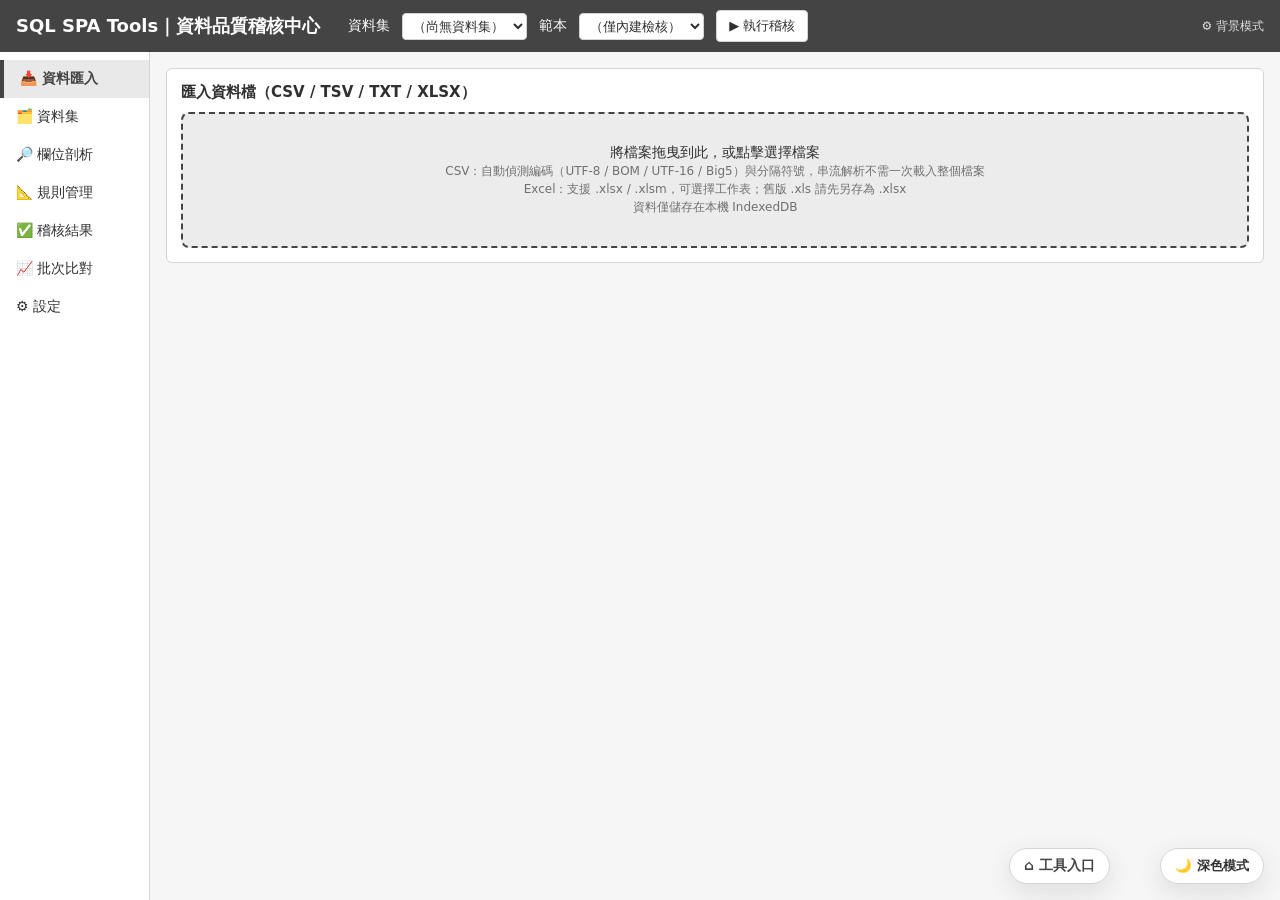
<file: sql-spa-tools-data-quality-audit-center.html>
<!DOCTYPE html>
<html lang="zh-Hant">
<head>
<meta charset="UTF-8">
<meta name="viewport" content="width=device-width,initial-scale=1">
<title>SQL SPA Tools｜資料品質稽核中心</title>
<link rel="stylesheet" href="theme.css">
<script src="theme.js"></script>
<style>
*{box-sizing:border-box}
body{margin:0;font-size:14px;background:var(--theme-page);color:var(--theme-text)}
header{background:var(--theme-primary);color:var(--theme-surface);padding:10px 16px;display:flex;gap:12px;align-items:center;flex-wrap:wrap}
header h1{font-size:18px;margin:0 16px 0 0}
header select,header button{font-size:13px}
.wrap{display:flex;min-height:calc(100vh - 52px)}
nav{width:150px;background:var(--theme-surface);border-right:1px solid var(--theme-border);padding-top:8px}
nav a{display:block;padding:10px 16px;cursor:pointer;color:var(--theme-text);text-decoration:none}
nav a:hover{background:var(--theme-surface-soft)}
nav a.on{background:var(--theme-secondary-soft);color:var(--theme-primary);font-weight:bold;border-left:4px solid var(--theme-primary)}
main{flex:1;padding:16px;overflow:auto}
.card{background:var(--theme-surface);border:1px solid var(--theme-border);border-radius:6px;padding:14px;margin-bottom:14px}
.card h3{margin:0 0 10px;font-size:15px}
button{background:var(--theme-primary);color:var(--theme-surface);border:1px solid var(--theme-primary);border-radius:4px;padding:6px 12px;cursor:pointer}
button.sec{background:var(--theme-surface);color:var(--theme-text);border-color:var(--theme-border)}
button.del{background:var(--theme-danger-soft)!important;color:var(--theme-danger)!important;border-color:var(--theme-danger)!important}
button:disabled{opacity:.65;cursor:not-allowed}
input,select,textarea{font-size:13px;padding:4px 6px;border:1px solid var(--theme-border);border-radius:4px;background:var(--theme-surface);color:var(--theme-text)}
input:focus-visible,select:focus-visible,textarea:focus-visible,button:focus-visible,nav a:focus-visible{outline:2px solid var(--theme-primary);outline-offset:2px}
table{border-collapse:collapse;width:100%;font-size:13px}
th,td{border:1px solid var(--theme-border-soft);padding:4px 6px;text-align:left;vertical-align:top}
th{background:var(--theme-surface-alt);position:sticky;top:0}
.tw{overflow:auto;max-height:480px}
.row{display:flex;gap:10px;flex-wrap:wrap;align-items:center;margin-bottom:8px}
.kpis{display:flex;gap:10px;flex-wrap:wrap}
.kpi{flex:1;min-width:120px;background:var(--theme-surface);border:1px solid var(--theme-border);border-radius:6px;padding:10px;text-align:center}
.kpi b{display:block;font-size:24px;color:var(--theme-primary)}
.drop{border:2px dashed var(--theme-primary);border-radius:8px;padding:30px;text-align:center;background:var(--theme-surface-alt);cursor:pointer}
.sev-高{color:var(--theme-danger);font-weight:bold}.sev-中{color:var(--theme-warning);font-weight:bold}.sev-低{color:var(--theme-muted)}
.grade{display:inline-block;width:46px;height:46px;line-height:46px;border-radius:50%;color:var(--theme-surface);font-size:24px;font-weight:bold;text-align:center}
.gA,.gB{background:var(--theme-success)}.gC{background:var(--theme-info)}.gD{background:var(--theme-warning)}.gE{background:var(--theme-danger)}
.muted{color:var(--theme-muted);font-size:12px}
.prog{height:8px;background:var(--theme-surface-alt);border-radius:4px;overflow:hidden;margin-top:6px}
.prog div{height:100%;background:var(--theme-primary);width:0}
.modal{position:fixed;inset:0;background:color-mix(in srgb,var(--theme-text) 45%,transparent);display:flex;align-items:center;justify-content:center;z-index:9}
.modal>div{background:var(--theme-surface);color:var(--theme-text);border:1px solid var(--theme-border);border-radius:8px;padding:18px;width:min(720px,94vw);max-height:90vh;overflow:auto}
.hl{background:var(--theme-danger-soft)}
.grid2{display:grid;grid-template-columns:repeat(auto-fill,minmax(330px,1fr));gap:12px}
.tag{display:inline-block;padding:1px 6px;border-radius:3px;background:var(--theme-surface-alt);font-size:12px;margin-right:4px}
#toast{position:fixed;right:16px;bottom:70px;background:var(--theme-text);color:var(--theme-surface);padding:10px 16px;border-radius:6px;display:none;z-index:210}
.up{color:var(--theme-success)}.down{color:var(--theme-danger)}
.pb{display:inline-block;padding:2px 8px;border-radius:10px;font-size:12px;font-weight:bold;color:var(--theme-surface)}.pok{background:var(--theme-success)}.png{background:var(--theme-danger)}.pn{background:var(--theme-muted)}
button.mini{padding:2px 6px;font-size:12px}
#hdMode{font-size:12px;opacity:.85;margin-left:auto}
@media(max-width:700px){.wrap{display:block}nav{width:auto;border-right:0;border-bottom:1px solid var(--theme-border);display:flex;overflow:auto}nav a{white-space:nowrap;padding:8px 12px}main{padding:12px}}
</style>
</head>
<body>
<header>
  <h1>SQL SPA Tools｜資料品質稽核中心</h1>
  資料集 <select id="hdDs"></select>
  範本 <select id="hdTpl"></select>
  <button id="hdRun">▶ 執行稽核</button>
  <span id="hdProg" style="font-size:12px"></span>
  <button id="hdCancel" class="del" style="display:none">✖ 取消</button>
  <span id="hdMode"></span>
</header>
<div class="wrap">
  <nav id="nav"></nav>
  <main id="main"></main>
</div>
<div id="toast"></div>
<a class="home-link" href="index.html">⌂ 工具入口</a>
<button id="themeToggle" class="theme-toggle" type="button">切換主題</button>
<script id="core">
/* ===== 共用核心（主執行緒與 Worker 共用） ===== */
const CFG={nullTokens:['NULL','N/A','NA','null','-','無'],outMethod:'z',outThr:3,iqrK:1.5,pageSize:200,defMinScore:'',defBuiltinThr:{}};
const DIMS=['完整性','唯一性','有效性','一致性','正確性','異常值'];
const SEVW={'高':3,'中':2,'低':1};
const TYPE_NAME={int:'整數',dec:'小數',num:'數值',date:'日期',bool:'布林',text:'文字'};
const uid=()=>Date.now().toString(36)+Math.random().toString(36).slice(2,7);
const sleep=()=>new Promise(r=>setTimeout(r,0));
const fmt=n=>n==null||isNaN(n)?'':(Math.round(n*1000)/1000).toLocaleString();

/* ---- 型態 / 日期 ---- */
const isNull=v=>v==null||String(v).trim()==='';
const isFake=v=>CFG.nullTokens.includes(String(v).trim());
function validYMD(y,m,d){if(m<1||m>12||d<1)return null;const dt=new Date(Date.UTC(y,m-1,d));if(dt.getUTCMonth()!==m-1||dt.getUTCDate()!==d||y<1800||y>2200)return null;return `${y}-${String(m).padStart(2,'0')}-${String(d).padStart(2,'0')}`}
function parseDate(s,roc7){s=String(s).trim();let m;
 if(m=s.match(/^(\d{4})(\d{2})(\d{2})$/))return validYMD(+m[1],+m[2],+m[3]);
 if(m=s.match(/^(\d{4})[-\/.](\d{1,2})[-\/.](\d{1,2})(?:[ T].*)?$/))return validYMD(+m[1],+m[2],+m[3]);
 if(m=s.match(/^(\d{2,3})[-\/.](\d{1,2})[-\/.](\d{1,2})$/))return validYMD(+m[1]+1911,+m[2],+m[3]);
 if(roc7&&(m=s.match(/^(\d{3})(\d{2})(\d{2})$/)))return validYMD(+m[1]+1911,+m[2],+m[3]);
 return null}
function dateFmt(s){s=String(s).trim();if(/^\d{8}$/.test(s))return 'YYYYMMDD';if(/^\d{4}-/.test(s))return 'YYYY-MM-DD';if(/^\d{4}\//.test(s))return 'YYYY/MM/DD';if(/^\d{2,3}[\/.-]/.test(s))return '民國年';if(/^\d{7}$/.test(s))return '民國YYYMMDD';return '其他'}
const toNum=v=>{const t=String(v).trim().replace(/,/g,'');if(!/^[-+]?(\d+\.?\d*|\.\d+)([eE][-+]?\d+)?$/.test(t))return NaN;return +t};
function classify(v){const t=String(v).trim();
 if(/^\d{8}$/.test(t)&&parseDate(t))return 'date';
 if(/[-\/.]/.test(t)&&parseDate(t))return 'date';
 if(/^[-+]?\d+$/.test(t.replace(/,/g,''))&&!(t.length>1&&t[0]==='0'))return 'int';
 if(/^[-+]?(\d{1,3}(,\d{3})+|\d+)?\.\d+$/.test(t)||/^[-+]?\d{1,3}(,\d{3})+$/.test(t))return 'dec';
 if(/^(true|false|y|n|是|否)$/i.test(t))return 'bool';return 'text'}
function matchType(v,t){const c=classify(v);if(t==='text')return true;if(t==='num'||t==='dec')return c==='int'||c==='dec';if(t==='date')return !!parseDate(v,true);return c===t}
const hasWidthMix=s=>/[\uFF01-\uFF5E\u3000]/.test(s)&&/[!-~]/.test(s);
const toHalf=s=>s.replace(/[\uFF01-\uFF5E]/g,c=>String.fromCharCode(c.charCodeAt(0)-0xFEE0)).replace(/\u3000/g,' ');

/* ---- 檢查碼 ---- */
function chkBAN(s){s=String(s).trim();if(!/^\d{8}$/.test(s))return false;const w=[1,2,1,2,1,2,4,1];let sum=0;
 for(let i=0;i<8;i++){const p=+s[i]*w[i];sum+=Math.floor(p/10)+p%10}
 return sum%5===0||(s[6]==='7'&&(sum+1)%5===0)}
const IDL={A:10,B:11,C:12,D:13,E:14,F:15,G:16,H:17,I:34,J:18,K:19,L:20,M:21,N:22,O:35,P:23,Q:24,R:25,S:26,T:27,U:28,V:29,W:32,X:30,Y:31,Z:33};
function chkTWID(s){s=String(s).trim().toUpperCase();if(!/^[A-Z][1289]\d{8}$/.test(s))return false;const n=IDL[s[0]];
 let sum=Math.floor(n/10)+(n%10)*9;const w=[8,7,6,5,4,3,2,1,1];for(let i=1;i<10;i++)sum+=+s[i]*w[i-1];return sum%10===0}

/* ---- 編碼 / CSV（串流） ---- */
function detectEnc(buf){const b=new Uint8Array(buf.slice(0,4));
 if(b[0]===0xEF&&b[1]===0xBB&&b[2]===0xBF)return 'utf-8';
 if(b[0]===0xFF&&b[1]===0xFE)return 'utf-16le';if(b[0]===0xFE&&b[1]===0xFF)return 'utf-16be';
 try{new TextDecoder('utf-8',{fatal:true}).decode(buf,{stream:true});return 'utf-8'}catch(e){}
 const t=new TextDecoder('big5').decode(buf.slice(0,200000),{stream:true});const bad=(t.match(/\uFFFD/g)||[]).length;
 if(bad/Math.max(1,t.length)<0.01)return 'big5';return 'gb18030'}
function detectDelim(text){const lines=text.split(/\r?\n/).filter(l=>l.trim()).slice(0,10);let best=',',bs=-1;
 for(const d of [',','\t','|',';']){const c=lines.map(l=>l.split(d).length-1);const mn=Math.min(...c);if(mn>0){const same=c.filter(x=>x===c[0]).length;const sc=mn*10+same;if(sc>bs){bs=sc;best=d}}}return best}
function CsvParser(d){this.d=d;this.row=[];this.f='';this.st=0;this.skipLF=false}
CsvParser.prototype.feed=function(t,out){const d=this.d,n=t.length;let i=0,st=this.st,f=this.f,row=this.row;
 if(this.skipLF&&n){this.skipLF=false;if(t[0]==='\n')i=1}
 while(i<n){
  if(st===1){const j=t.indexOf('"',i);if(j<0){f+=t.slice(i);i=n;break}f+=t.slice(i,j);i=j+1;st=2;continue}
  if(st===2){if(t[i]==='"'){f+='"';i++;st=1;continue}st=0}
  if(t[i]==='"'&&f===''){st=1;i++;continue}
  let j=i;while(j<n){const x=t[j];if(x===d||x==='\n'||x==='\r')break;j++}
  f+=t.slice(i,j);if(j>=n){i=n;break}
  const x=t[j];i=j+1;row.push(f);f='';
  if(x!==d){out.push(row);row=[];if(x==='\r'){if(i<n){if(t[i]==='\n')i++}else this.skipLF=true}}}
 this.st=st;this.f=f;this.row=row};
CsvParser.prototype.end=function(out){if(this.f!==''||this.row.length){this.row.push(this.f);out.push(this.row)}this.row=[];this.f='';this.st=0};
function parseCSV(text,d,limit){const p=new CsvParser(d),o=[];p.feed(text,o);p.end(o);const r=o.filter(x=>!x.every(c=>c===''));return limit?r.slice(0,limit):r}

/* ---- XLSX（內建解壓縮，不依賴外部函式庫） ---- */
async function inflateRaw(d){if(typeof DecompressionStream==='undefined')throw Error('瀏覽器不支援解壓縮，請使用新版 Edge / Chrome');
 const s=new Blob([d]).stream().pipeThrough(new DecompressionStream('deflate-raw'));return new Uint8Array(await new Response(s).arrayBuffer())}
async function unzip(buf,want){const v=new DataView(buf),u8=new Uint8Array(buf);let e=-1;
 for(let i=buf.byteLength-22;i>=Math.max(0,buf.byteLength-65557);i--)if(v.getUint32(i,true)===0x06054b50){e=i;break}
 if(e<0)throw Error('不是有效的 xlsx 檔（舊版 .xls 請先另存為 .xlsx 或 CSV）');
 const cnt=v.getUint16(e+10,true);let p=v.getUint32(e+16,true);const out={};const td=new TextDecoder();
 for(let k=0;k<cnt;k++){if(v.getUint32(p,true)!==0x02014b50)break;
  const m=v.getUint16(p+10,true),cs=v.getUint32(p+20,true),nl=v.getUint16(p+28,true),xl=v.getUint16(p+30,true),cl=v.getUint16(p+32,true),lo=v.getUint32(p+42,true);
  const name=td.decode(u8.subarray(p+46,p+46+nl)).replace(/^\//,'');p+=46+nl+xl+cl;if(!want(name))continue;
  const lnl=v.getUint16(lo+26,true),lxl=v.getUint16(lo+28,true);const st=lo+30+lnl+lxl;const data=u8.subarray(st,st+cs);
  if(m===0)out[name]=data;else if(m===8)out[name]=await inflateRaw(data);else throw Error('不支援的壓縮方式：'+m)}
 return out}
function xmlDec(s){return s.replace(/&(lt|gt|amp|quot|apos|#x[0-9a-fA-F]+|#\d+);/g,(m,e)=>e==='lt'?'<':e==='gt'?'>':e==='amp'?'&':e==='quot'?'"':e==='apos'?"'":e[1]==='x'?String.fromCodePoint(parseInt(e.slice(2),16)):String.fromCodePoint(+e.slice(1)))}
function attr(tag,name){const m=tag.match(new RegExp('(?:^|\\s)'+name+'="([^"]*)"'));return m?xmlDec(m[1]):null}
function isDateFmt(c){c=c.replace(/"[^"]*"|\[[^\]]*\]|\\./g,'');return /[yd]/i.test(c)||/(^|[^A-Za-z])e(?![A-Za-z])/.test(c)}
function serialDate(n,d1904){const ms=Math.round((n+(d1904?1462:0))*86400000)+Date.UTC(1899,11,30);const d=new Date(ms);const p=x=>String(x).padStart(2,'0');
 let s=`${d.getUTCFullYear()}-${p(d.getUTCMonth()+1)}-${p(d.getUTCDate())}`;if(n%1)s+=` ${p(d.getUTCHours())}:${p(d.getUTCMinutes())}:${p(d.getUTCSeconds())}`;return s}
async function xlsxOpen(buf){const z=await unzip(buf,n=>/^xl\/(workbook\.xml|_rels\/workbook\.xml\.rels|sharedStrings\.xml|styles\.xml)$/i.test(n));
 const td=new TextDecoder();const g=n=>{const k=Object.keys(z).find(x=>x.toLowerCase()===n.toLowerCase());return k?td.decode(z[k]):''};
 const wb=g('xl/workbook.xml'),rels=g('xl/_rels/workbook.xml.rels');if(!wb)throw Error('找不到 workbook.xml');
 const rmap={};for(const m of rels.matchAll(/<Relationship\b[^>]*>/g)){let t=attr(m[0],'Target')||'';t=t.replace(/^\//,'');if(!t.startsWith('xl/'))t='xl/'+t;rmap[attr(m[0],'Id')]=t}
 const sheets=[];for(const m of wb.matchAll(/<sheet\b[^>]*>/g))sheets.push({name:attr(m[0],'name'),path:rmap[attr(m[0],'r:id')]});
 const ss=[];for(const m of g('xl/sharedStrings.xml').matchAll(/<si>([\s\S]*?)<\/si>|<si\/>/g)){const x=(m[1]||'').replace(/<rPh\b[\s\S]*?<\/rPh>/g,'');let s='';for(const t of x.matchAll(/<t\b[^>]*?(?:\/>|>([\s\S]*?)<\/t>)/g))s+=t[1]||'';ss.push(xmlDec(s))}
 const st=g('xl/styles.xml');const fm={};for(const m of st.matchAll(/<numFmt\b[^>]*>/g))fm[attr(m[0],'numFmtId')]=attr(m[0],'formatCode')||'';
 const xfs=[];const cx=(st.match(/<cellXfs\b[^>]*>([\s\S]*?)<\/cellXfs>/)||[])[1]||'';
 for(const m of cx.matchAll(/<xf\b[^>]*>/g)){const id=+(attr(m[0],'numFmtId')||0);const c=fm[id];xfs.push((id>=14&&id<=22)||(id>=27&&id<=36)||(id>=45&&id<=47)||(id>=50&&id<=58)||(c!=null&&isDateFmt(c)))}
 return{sheets,ss,xfs,d1904:/date1904="(1|true)"/.test(wb)}}
async function xlsxRows(buf,info,idx,o){const sh=info.sheets[idx];if(!sh)throw Error('找不到工作表');const z=await unzip(buf,n=>n.toLowerCase()===sh.path.toLowerCase());
 const k=Object.keys(z)[0];if(!k)throw Error('找不到工作表內容');const x=new TextDecoder().decode(z[k]);
 const re=/<row\b([^>]*?)(?:\/>|>([\s\S]*?)<\/row>)/g;let m,last=0,cnt=0;
 while(m=re.exec(x)){const rn=+(attr(m[1],'r')||0)||last+1;while(last+1<rn){last++;if(o.onRow([])===false)return}last=rn;
  const row=[];const cre=/<c\b([^>]*?)(?:\/>|>([\s\S]*?)<\/c>)/g;let c,ci=0;const body=m[2]||'';
  while(c=cre.exec(body)){const a=c[1];const r=attr(a,'r');let col=ci;if(r){col=0;for(const ch of r.match(/^[A-Z]+/)[0])col=col*26+ch.charCodeAt(0)-64;col--}ci=col+1;
   const t=attr(a,'t'),s=+(attr(a,'s')||0),inner=c[2]||'';let v='';
   if(t==='inlineStr'){let q='';for(const tt of inner.matchAll(/<t\b[^>]*?(?:\/>|>([\s\S]*?)<\/t>)/g))q+=tt[1]||'';v=xmlDec(q)}
   else{const vm=inner.match(/<v>([\s\S]*?)<\/v>/);if(vm){v=vm[1];if(t==='s')v=info.ss[+v]??'';else if(t==='b')v=v==='1'?'TRUE':'FALSE';else if(t==='str'||t==='e')v=xmlDec(v);
     else{const n=+v;if(!isNaN(n))v=info.xfs[s]?serialDate(n,info.d1904):String(parseFloat(n.toPrecision(15)))}}}
   while(row.length<col)row.push('');row[col]=v}
  if(o.onRow(row)===false)return;
  if(++cnt%5000===0){o.progress&&o.progress(re.lastIndex/x.length);await sleep();if(o.cancelled&&o.cancelled())return}}}

/* ---- 欄位剖析（增量） ---- */
const SAMP=200000,DISTINCT_CAP=50000;
function Profiler(cols){this.N=0;this.P=cols.map(c=>({name:c,nulls:0,fake:0,types:{},top:new Map(),cap:false,cnt:0,mean:0,m2:0,min:Infinity,max:-Infinity,neg:0,zero:0,samp:[],lens:new Map(),trim:0,width:0,fmts:{},dmin:null,dmax:null,dn:0,ban:0,twid:0}))}
Profiler.prototype.add=function(row){this.N++;const P=this.P;
 for(let i=0;i<P.length;i++){const p=P[i];const v=row[i];if(isNull(v)){p.nulls++;continue}if(isFake(v))p.fake++;
  const t=classify(v);p.types[t]=(p.types[t]||0)+1;
  const tc=p.top.get(v);if(tc!==undefined)p.top.set(v,tc+1);else if(p.top.size<DISTINCT_CAP)p.top.set(v,1);else p.cap=true;
  const L=v.length;p.lens.set(L,(p.lens.get(L)||0)+1);if(v!==v.trim())p.trim++;if(hasWidthMix(v))p.width++;
  if(t==='int'||t==='dec'){const n=toNum(v);if(!isNaN(n)){p.cnt++;const dl=n-p.mean;p.mean+=dl/p.cnt;p.m2+=dl*(n-p.mean);if(n<p.min)p.min=n;if(n>p.max)p.max=n;if(n<0)p.neg++;if(n===0)p.zero++;
   if(p.samp.length<SAMP)p.samp.push(n);else{const j=Math.floor(Math.random()*p.cnt);if(j<SAMP)p.samp[j]=n}}}
  const d=parseDate(v,true);if(d){p.dn++;if(!p.dmin||d<p.dmin)p.dmin=d;if(!p.dmax||d>p.dmax)p.dmax=d;const f=dateFmt(v);p.fmts[f]=(p.fmts[f]||0)+1}
  if(L===8&&chkBAN(v))p.ban++;else if(L===10&&chkTWID(v))p.twid++}};
Profiler.prototype.finish=function(){const N=this.N;return this.P.map(p=>{const ne=N-p.nulls;const tc=Object.assign({},p.types);
 if(tc.int&&tc.dec){tc.num=tc.int+tc.dec;delete tc.int;delete tc.dec}
 let type='text',best=0;for(const k in tc)if(tc[k]>best){best=tc[k];type=k}
 const o={name:p.name,type,typeMatch:ne?best/ne:0,total:N,ne,nulls:p.nulls,nullRate:N?p.nulls/N:0,fake:p.fake,uniq:p.top.size,uniqRate:ne?p.top.size/ne:0,cap:p.cap,
  trim:p.trim,width:p.width,ban:p.ban,twid:p.twid,top:[...p.top.entries()].sort((a,b)=>b[1]-a[1]).slice(0,10)};
 if(p.cap)o.dupSeen=[...p.top.values()].some(x=>x>1);
 if(!p.cap&&p.top.size<=50)o.vals=[...p.top.entries()].sort((a,b)=>b[1]-a[1]).map(x=>x[0]);
 const ls=[...p.lens.keys()];if(ls.length){o.lenMin=Math.min(...ls);o.lenMax=Math.max(...ls);o.lenMode=[...p.lens.entries()].sort((a,b)=>b[1]-a[1])[0][0]}
 if((type==='int'||type==='dec'||type==='num')&&p.cnt){const a=Float64Array.from(p.samp).sort();const q=f=>{const i=(a.length-1)*f,l=Math.floor(i);return a[l]+(a[Math.ceil(i)]-a[l])*(i-l)};
  Object.assign(o,{min:p.min,max:p.max,mean:p.mean,std:Math.sqrt(p.m2/p.cnt),median:q(.5),q1:q(.25),q3:q(.75),neg:p.neg,zero:p.zero,sampled:p.cnt>a.length});
  const bins=10,w=(p.max-p.min)/bins||1;const hist=Array(bins).fill(0);for(const x of a)hist[Math.min(bins-1,Math.max(0,Math.floor((x-p.min)/w)))]++;o.hist=hist.map((c,i)=>[fmt(p.min+i*w),c])}
 if(type==='date'&&p.dn){o.dmin=p.dmin;o.dmax=p.dmax;o.badDate=ne-p.dn;o.fmts=p.fmts}
 return o})};
function fixCols(row){const seen={};return row.map((c,i)=>{c=String(c).trim()||('欄位'+(i+1));if(seen[c]){seen[c]++;return c+'_'+seen[c]}seen[c]=1;return c})}

/* ---- 匯入工作（串流解析 + 剖析） ---- */
async function importTask(m,post,cancelled){let cols=null,seen=0,n=0,chunk=[],chunkNo=0,prof=null;const bad=[];let badCount=0;
 const take=row=>{if(!row.length||row.every(x=>x===''))return;if(seen<(m.skip||0)){seen++;return}seen++;
  if(!cols){if(m.header){cols=fixCols(row);prof=new Profiler(cols);return}cols=row.map((_,i)=>'欄位'+(i+1));prof=new Profiler(cols)}
  if(m.kind==='xlsx'&&row.length<cols.length)while(row.length<cols.length)row.push('');
  if(row.length!==cols.length){if(bad.length<100000)bad.push(n);badCount++;row=row.slice(0,cols.length);while(row.length<cols.length)row.push('')}
  prof.add(row);chunk.push(row);n++;if(chunk.length===5000){post({type:'chunk',n:chunkNo++,data:chunk});chunk=[]}};
 if(m.kind==='csv'){const p=new CsvParser(m.delim);const dec=new TextDecoder(m.enc);const rd=m.file.stream().getReader();let read=0;const rows=[];
  for(;;){const r=await rd.read();if(cancelled())return;const t=r.done?dec.decode():dec.decode(r.value,{stream:true});
   if(t)p.feed(read===0&&t.charCodeAt(0)===0xFEFF?t.slice(1):t,rows);if(r.done)p.end(rows);for(const x of rows)take(x);rows.length=0;if(r.done)break;
   read+=r.value.length;post({type:'progress',p:read/Math.max(1,m.file.size),stage:'讀取解析'});await sleep()}}
 else{post({type:'progress',p:0,stage:'解壓縮'});const buf=await m.file.arrayBuffer();const info=await xlsxOpen(buf);
  await xlsxRows(buf,info,m.sheet||0,{onRow:take,progress:p=>post({type:'progress',p,stage:'讀取工作表'}),cancelled});if(cancelled())return}
 if(chunk.length)post({type:'chunk',n:chunkNo++,data:chunk});
 if(!cols)throw Error('檔案沒有資料');
 post({type:'progress',p:1,stage:'彙整剖析'});
 post({type:'done',cols,n,badRows:bad,badCount,profile:prof.finish()})}

/* ---- 安全運算式 ---- */
function compileExpr(src,cols){const tk=[];let i=0;
 const ops=['&&','||','==','!=','>=','<=','>','<','!','+','-','*','/','(',')',',','[',']'];
 while(i<src.length){const c=src[i];if(/\s/.test(c)){i++;continue}
  if(/[0-9.]/.test(c)){let j=i;while(j<src.length&&/[0-9.]/.test(src[j]))j++;tk.push({t:'n',v:+src.slice(i,j)});i=j;continue}
  if(c==='"'||c==="'"){let j=i+1,s='';while(j<src.length&&src[j]!==c){s+=src[j];j++}tk.push({t:'s',v:s});i=j+1;continue}
  if(c==='{'){const j=src.indexOf('}',i);if(j<0)throw Error('缺少 }');tk.push({t:'id',v:src.slice(i+1,j)});i=j+1;continue}
  const op=ops.find(o=>src.startsWith(o,i));if(op){tk.push({t:'op',v:op});i+=op.length;continue}
  let j=i;while(j<src.length&&/[\w\u4e00-\u9fff.]/.test(src[j]))j++;if(j===i)throw Error('無法辨識字元：'+c);
  let w=src.slice(i,j);if(w.startsWith('row.'))w=w.slice(4);tk.push({t:'id',v:w});i=j}
 let p=0;const pk=()=>tk[p],is=v=>tk[p]&&tk[p].t==='op'&&tk[p].v===v,eat=v=>{if(!is(v))throw Error('預期 '+v);p++};
 const val=x=>{const n=toNum(x);return x!==''&&x!=null&&!isNaN(n)?n:x};
 const cmp=(a,b,o)=>{a=val(a);b=val(b);if(typeof a!==typeof b){a=String(a);b=String(b)}switch(o){case'==':return a==b;case'!=':return a!=b;case'>':return a>b;case'>=':return a>=b;case'<':return a<b;case'<=':return a<=b}};
 const FN={len:x=>String(x??'').length,num:x=>toNum(x),empty:x=>isNull(x),trim:x=>String(x??'').trim(),date:x=>parseDate(x,true)||'',upper:x=>String(x??'').toUpperCase()};
 function prim(){const t=pk();if(!t)throw Error('運算式不完整');
  if(t.t==='n'||t.t==='s'){p++;return()=>t.v}
  if(is('(')){p++;const e=or();eat(')');return e}
  if(t.t==='id'){p++;if(is('(')){const f=FN[t.v];if(!f)throw Error('未知函式 '+t.v);p++;const a=[];if(!is(')')){a.push(or());while(is(',')){p++;a.push(or())}}eat(')');return r=>f(...a.map(x=>x(r)))}
   if(t.v==='true')return()=>true;if(t.v==='false')return()=>false;
   const ci=cols.indexOf(t.v);if(ci<0)throw Error('找不到欄位 '+t.v);return r=>r[ci]}
  throw Error('語法錯誤：'+t.v)}
 function un(){if(is('-')){p++;const e=un();return r=>-val(e(r))}if(is('!')){p++;const e=un();return r=>!e(r)}return prim()}
 function mul(){let e=un();while(is('*')||is('/')){const o=tk[p++].v,a=e,b=un();e=o==='*'?r=>val(a(r))*val(b(r)):r=>val(a(r))/val(b(r))}return e}
 function add(){let e=mul();while(is('+')||is('-')){const o=tk[p++].v,a=e,b=mul();e=o==='+'?r=>{const x=val(a(r)),y=val(b(r));return typeof x==='number'&&typeof y==='number'?x+y:String(x)+String(y)}:r=>val(a(r))-val(b(r))}return e}
 function rel(){const a=add();const t=pk();
  if(t&&t.t==='op'&&['==','!=','>','>=','<','<='].includes(t.v)){p++;const b=add();return r=>cmp(a(r),b(r),t.v)}
  if(t&&t.t==='id'&&t.v==='in'){p++;eat('[');const l=[];if(!is(']')){l.push(add());while(is(',')){p++;l.push(add())}}eat(']');return r=>{const x=String(a(r)??'').trim();return l.some(f=>String(f(r))===x)}}
  return a}
 function and(){let e=rel();while(is('&&')){p++;const a=e,b=rel();e=r=>a(r)&&b(r)}return e}
 function or(){let e=and();while(is('||')){p++;const a=e,b=and();e=r=>a(r)||b(r)}return e}
 const f=or();if(p<tk.length)throw Error('多餘的內容：'+tk[p].v);return r=>!!f(r)}

/* ---- 規則定義 ---- */
const BUILTIN=[
 {id:'b_struct',name:'結構異常（欄位數不符）',dim:'有效性',sev:'高'},
 {id:'b_fakenull',name:'假空值（NULL/N/A 等）',dim:'完整性',sev:'低'},
 {id:'b_dup',name:'整列重複',dim:'唯一性',sev:'中'},
 {id:'b_type',name:'型態不符（依推斷型態）',dim:'有效性',sev:'低'},
 {id:'b_trim',name:'前後空白',dim:'一致性',sev:'低'},
 {id:'b_width',name:'全形半形混用',dim:'一致性',sev:'低'},
 {id:'b_variant',name:'類別變體（大小寫/空白/全半形）',dim:'一致性',sev:'低'},
 {id:'b_outlier',name:'數值異常值',dim:'異常值',sev:'低'}];
const RTYPES={
 required:{n:'必填',dim:'完整性'},unique:{n:'唯一（可複合鍵）',dim:'唯一性'},type:{n:'型態',dim:'有效性'},
 length:{n:'長度',dim:'有效性'},range:{n:'數值範圍',dim:'有效性'},enum:{n:'代碼清單',dim:'有效性'},
 regex:{n:'正規表示式',dim:'有效性'},compare:{n:'跨欄比較',dim:'一致性'},conditional:{n:'條件必填',dim:'一致性'},
 expr:{n:'進階運算式',dim:'一致性'},checksum:{n:'檢查碼驗證',dim:'正確性'},dateexist:{n:'日期有效性',dim:'正確性'},
 dategap:{n:'日期缺口',dim:'完整性'},ref:{n:'跨資料集參照',dim:'一致性'}};
function ruleDesc(r){const q=r.p||{};switch(r.type){
 case'required':return `[${(q.cols||[]).join(', ')}] 必填`;case'unique':return `[${(q.cols||[]).join(' + ')}] 不可重複`;
 case'type':return `[${q.col}] 須為${TYPE_NAME[q.dtype]}`;case'length':return `[${q.col}] 長度 ${q.min||'-'} ~ ${q.max||'-'}`;
 case'range':return `[${q.col}] 數值 ${q.min!==''&&q.min!=null?q.min:'-'} ~ ${q.max!==''&&q.max!=null?q.max:'-'}`;case'enum':return `[${q.col}] ∈ {${q.list}}`;
 case'regex':return `[${q.col}] 符合 /${q.pattern}/`;case'compare':return `[${q.col}] ${q.op} ${q.col2?'['+q.col2+']':'"'+q.value+'"'}`;
 case'conditional':return `當 [${q.col}] ${q.op} "${q.value}" 時，[${q.col2}] 必填`;case'expr':return q.expr;
 case'checksum':return `[${q.col}] ${q.ck==='ban'?'統一編號':'身分證/居留證'}檢查碼`;case'dateexist':return `[${q.col}] 須為有效日期`;
 case'dategap':return `[${q.col}] ${q.biz?'營業日':'每日'}不可缺漏`;
 case'ref':return `[${(q.cols||[]).join(' + ')}] 須存在於「${q.refName}」[${(q.refCols||[]).join(' + ')}]`}return ''}
const grade=s=>s>=95?'A':s>=85?'B':s>=70?'C':s>=50?'D':'E';
const numOrNull=x=>x===''||x==null||isNaN(+x)?null:+x;

/* ---- 稽核引擎 ---- */
async function runAudit(ds,rows,tpl,ctx){
 ctx=ctx||{};const cols=ds.cols,N=rows.length,ci=c=>cols.indexOf(c);const prof=ctx.prof||[];
 const B=tpl.builtin||{},BT=tpl.builtinThr||{};const rules=[];
 for(const b of BUILTIN)if(B[b.id]!==false)rules.push(Object.assign({kind:'b',thr:numOrNull(BT[b.id])},b));
 for(const r of tpl.rules||[])if(r.on!==false)rules.push(Object.assign({kind:'c'},r,{dim:r.dim||RTYPES[r.type].dim,thr:numOrNull(r.thr)}));
 const exc=new Set((tpl.exceptions||[]).map(e=>e.rule+'\u0001'+e.col+'\u0001'+e.val));
 const issues=[];const MAX=200000;let truncated=false;const hits={},excN={};rules.forEach(r=>{hits[r.id]=new Set();excN[r.id]=0});
 const add=(rule,ri,col,v,msg)=>{const vs=v==null?'':String(v).slice(0,200);
  if(exc.size&&(exc.has(rule.id+'\u0001'+col+'\u0001'+vs)||exc.has('*\u0001'+col+'\u0001'+vs))){excN[rule.id]++;return}
  hits[rule.id].add(ri);if(issues.length<MAX)issues.push({r:ri+1,c:col,rule:rule.id,v:vs,sev:rule.sev,m:msg||''});else truncated=true};
 const prep={};
 for(const r of rules){const q=r.p||{};
  if(r.id==='b_outlier')prep[r.id]=prof.filter(p=>p.mean!=null&&p.type!=='date'&&ci(p.name)>=0).map(p=>({i:ci(p.name),p}));
  if(r.id==='b_type')prep[r.id]=prof.filter(p=>p.type!=='text'&&p.typeMatch>=0.8&&p.typeMatch<1&&ci(p.name)>=0).map(p=>({i:ci(p.name),t:p.type}));
  if(r.id==='b_variant'){const m=[];for(const p of prof){if(p.type!=='text'||p.uniqRate>0.5||ci(p.name)<0)continue;const i=ci(p.name);const g=new Map();
    for(const row of rows){const v=row[i];if(isNull(v))continue;const k=toHalf(v).trim().toUpperCase().replace(/\s+/g,' ');if(!g.has(k))g.set(k,new Map());const s=g.get(k);s.set(v,(s.get(v)||0)+1)}
    const bad=new Map();for(const [,s] of g)if(s.size>1){const main=[...s.entries()].sort((a,b)=>b[1]-a[1])[0][0];for(const [v] of s)if(v!==main)bad.set(v,main)}
    if(bad.size)m.push({i,bad})}prep[r.id]=m}
  if(r.kind==='c'&&r.type!=='expr'){for(const c of [].concat(q.cols||[],q.col||[],q.col2||[]))if(c&&ci(c)<0)throw Error(`規則「${r.name}」找不到欄位 ${c}`)}
  if(r.id==='b_dup'||r.type==='unique'){const idx=r.id==='b_dup'?null:(q.cols||[]).map(ci);const cnt=new Map();
    for(let k=0;k<N;k++){if(idx&&idx.every(i=>isNull(rows[k][i])))continue;const key=idx?idx.map(i=>rows[k][i]??'').join('\u0001'):rows[k].join('\u0001');cnt.set(key,(cnt.get(key)||0)+1)}prep[r.id]={idx,cnt}}
  if(r.type==='regex'){try{prep[r.id]=new RegExp(q.pattern)}catch(e){throw Error(`規則「${r.name}」正規表示式錯誤`)}}
  if(r.type==='enum')prep[r.id]=new Set(String(q.list||'').split(/[,，\n]/).map(s=>s.trim()).filter(s=>s!==''));
  if(r.type==='expr'){try{prep[r.id]=compileExpr(q.expr||'',cols)}catch(e){throw Error(`規則「${r.name}」運算式錯誤：${e.message}`)}}
  if(r.type==='ref'){const ref=(ctx.refs||{})[r.id];if(!ref)throw Error(`規則「${r.name}」缺少參照資料`);prep[r.id]={idx:(q.cols||[]).map(ci),set:new Set(ref)}}}
 const bad=new Set(ds.badRows||[]);
 for(let k=0;k<N;k++){const row=rows[k];
  for(const r of rules){const q=r.p||{};
   switch(r.id){
    case'b_struct':if(bad.has(k))add(r,k,'(整列)','','欄位數與標題不符');continue;
    case'b_fakenull':for(let i=0;i<cols.length;i++)if(!isNull(row[i])&&isFake(row[i]))add(r,k,cols[i],row[i]);continue;
    case'b_dup':{const n=prep[r.id].cnt.get(row.join('\u0001'));if(n>1)add(r,k,'(整列)','','重複 '+n+' 次')}continue;
    case'b_type':for(const x of prep[r.id]){const v=row[x.i];if(!isNull(v)&&!isFake(v)&&!matchType(v,x.t))add(r,k,cols[x.i],v,'預期'+TYPE_NAME[x.t])}continue;
    case'b_trim':for(let i=0;i<cols.length;i++){const v=row[i];if(v&&v!==v.trim())add(r,k,cols[i],v)}continue;
    case'b_width':for(let i=0;i<cols.length;i++){const v=row[i];if(v&&hasWidthMix(v))add(r,k,cols[i],v)}continue;
    case'b_variant':for(const x of prep[r.id]){const v=row[x.i];if(x.bad.has(v))add(r,k,cols[x.i],v,'建議統一為「'+x.bad.get(v)+'」')}continue;
    case'b_outlier':for(const x of prep[r.id]){const n=toNum(row[x.i]);if(isNaN(n))continue;const p=x.p;
      if(CFG.outMethod==='z'){if(p.std>0){const z=(n-p.mean)/p.std;if(Math.abs(z)>CFG.outThr)add(r,k,cols[x.i],row[x.i],'Z='+z.toFixed(2))}}
      else{const iq=p.q3-p.q1,lo=p.q1-CFG.iqrK*iq,hi=p.q3+CFG.iqrK*iq;if(n<lo||n>hi)add(r,k,cols[x.i],row[x.i],`超出 [${fmt(lo)}, ${fmt(hi)}]`)}}continue}
   if(r.kind!=='c')continue;const v=q.col!=null?row[ci(q.col)]:null;
   switch(r.type){
    case'required':for(const c of q.cols||[]){const x=row[ci(c)];if(isNull(x)||isFake(x))add(r,k,c,x,'空值')}break;
    case'unique':{const P=prep[r.id];if(P.idx.every(i=>isNull(row[i])))break;const key=P.idx.map(i=>row[i]??'').join('\u0001');const n=P.cnt.get(key);if(n>1)add(r,k,q.cols.join('+'),P.idx.map(i=>row[i]).join(' | '),'重複 '+n+' 次')}break;
    case'type':if(!isNull(v)&&!matchType(v,q.dtype))add(r,k,q.col,v,'預期'+TYPE_NAME[q.dtype]);break;
    case'length':if(!isNull(v)){const L=v.length;if((numOrNull(q.min)!=null&&L<+q.min)||(numOrNull(q.max)!=null&&L>+q.max))add(r,k,q.col,v,'長度 '+L)}break;
    case'range':if(!isNull(v)){const n=toNum(v);if(isNaN(n))add(r,k,q.col,v,'非數值');else if((numOrNull(q.min)!=null&&n<+q.min)||(numOrNull(q.max)!=null&&n>+q.max))add(r,k,q.col,v,'超出範圍')}break;
    case'enum':if(!isNull(v)&&!prep[r.id].has(v.trim()))add(r,k,q.col,v,'不在代碼清單');break;
    case'regex':if(!isNull(v)&&!prep[r.id].test(v))add(r,k,q.col,v,'格式不符');break;
    case'compare':{const b=q.col2?row[ci(q.col2)]:q.value;if(isNull(v)||isNull(b))break;
      let a1=v,b1=b;const da=parseDate(v,true),db_=parseDate(b,true);if(da&&db_){a1=da;b1=db_}else if(!isNaN(toNum(v))&&!isNaN(toNum(b))){a1=toNum(v);b1=toNum(b)}
      const ok={'=':a1==b1,'≠':a1!=b1,'>':a1>b1,'≥':a1>=b1,'<':a1<b1,'≤':a1<=b1}[q.op];if(!ok)add(r,k,q.col,v,`${v} ${q.op} ${b} 不成立`)}break;
    case'conditional':{const x=String(v??'').trim(),t=String(q.value??'').trim();const hit=q.op==='='?x===t:q.op==='≠'?x!==t:q.op==='包含'?x.includes(t):!isNull(v);
      const y=row[ci(q.col2)];if(hit&&(isNull(y)||isFake(y)))add(r,k,q.col2,y,`${q.col}=${x} 時必填`)}break;
    case'expr':{let ok=false;try{ok=prep[r.id](row)}catch(e){}if(!ok)add(r,k,'(運算式)','',ruleDesc(r))}break;
    case'checksum':if(!isNull(v)&&!(q.ck==='ban'?chkBAN(v):chkTWID(v)))add(r,k,q.col,v,'檢查碼錯誤');break;
    case'dateexist':if(!isNull(v)&&!parseDate(v,true))add(r,k,q.col,v,'無效日期');break;
    case'ref':{const P=prep[r.id];if(P.idx.every(i=>isNull(row[i])))break;const key=P.idx.map(i=>String(row[i]??'').trim()).join('\u0001');
      if(!P.set.has(key))add(r,k,q.cols.join('+'),P.idx.map(i=>row[i]).join(' | '),`不存在於「${q.refName}」`)}break}}
  if(k%3000===0){ctx.progress&&ctx.progress(k/Math.max(1,N));await sleep();if(ctx.cancelled&&ctx.cancelled())throw Error('已取消')}}
 const gapInfo={};const hol=new Set(ctx.holidays||[]);
 for(const r of rules.filter(r=>r.type==='dategap')){const i=ci(r.p.col);const set=new Set();for(const row of rows){const d=parseDate(row[i],true);if(d)set.add(d)}
  const arr=[...set].sort();gapInfo[r.id]={days:0,miss:0};if(!arr.length)continue;
  let d=new Date(arr[0]+'T00:00:00Z');const end=new Date(arr[arr.length-1]+'T00:00:00Z');
  while(d<=end){const s=d.toISOString().slice(0,10);const wd=d.getUTCDay();
   if(!r.p.biz||(wd!==0&&wd!==6&&!hol.has(s))){gapInfo[r.id].days++;if(!set.has(s)){const before=excN[r.id];add(r,-1,r.p.col,s,'缺少此日期資料');if(excN[r.id]===before)gapInfo[r.id].miss++}}
   d.setUTCDate(d.getUTCDate()+1)}}
 const rr=rules.map(r=>{const g=gapInfo[r.id];const hitsN=g?g.miss:[...hits[r.id]].filter(x=>x>=0).length;const rate=g?(g.days?g.miss/g.days:0):(N?hitsN/N:0);
  const o={id:r.id,name:r.name,dim:r.dim,sev:r.sev,desc:r.kind==='b'?'內建檢核':ruleDesc(r),hits:hitsN,rate:Math.min(1,rate),exc:excN[r.id],thr:r.thr};
  o.pass=r.thr==null?null:o.rate*100<=r.thr+1e-9;return o});
 const score=list=>{const W=list.reduce((s,r)=>s+SEVW[r.sev],0);return W?100*(1-list.reduce((s,r)=>s+SEVW[r.sev]*r.rate,0)/W):100};
 const dims={};DIMS.forEach(d=>{const l=rr.filter(r=>r.dim===d);dims[d]=l.length?score(l):null});
 const sc=score(rr);const issueRows=new Set();for(const id in hits)for(const x of hits[id])if(x>=0)issueRows.add(x);
 const minScore=numOrNull(tpl.minScore);const judged=rr.filter(r=>r.pass!==null);const reasons=[];
 if(minScore!=null&&sc<minScore)reasons.push(`總分 ${sc.toFixed(2)} 低於 ${minScore}`);
 for(const r of judged)if(!r.pass)reasons.push(`「${r.name}」問題率 ${(r.rate*100).toFixed(3)}% 超過門檻 ${r.thr}%`);
 const pass=(minScore!=null||judged.length)?reasons.length===0:null;
 return{run:{id:uid(),ds:ds.id,dsName:ds.name,tpl:tpl.id,tplName:tpl.name,time:Date.now(),n:N,score:sc,grade:grade(sc),dims,rules:rr,issueCount:issues.length,issueRows:issueRows.size,truncated,
   minScore,pass,reasons,excTotal:Object.values(excN).reduce((a,b)=>a+b,0)},issues}}

</script>
<script id="wk" type="text/plain">
self.onmessage=async function(e){const m=e.data;const post=x=>self.postMessage(x);const cancelled=()=>!!self.cancelled;
 try{if(m.cfg)Object.assign(CFG,m.cfg);
  if(m.cmd==='ping'){post({type:'done',pong:typeof DecompressionStream!=='undefined'?2:1});return}
  if(m.cmd==='xlsxPreview'){const buf=await m.file.arrayBuffer();const info=await xlsxOpen(buf);if(!info.sheets.length)throw Error('活頁簿沒有工作表');
   const idx=Math.min(m.sheet||0,info.sheets.length-1);const rows=[];
   await xlsxRows(buf,info,idx,{onRow:r=>{if(r.length&&!r.every(x=>x===''))rows.push(r);return rows.length<m.limit}});
   post({type:'done',sheets:info.sheets.map(s=>s.name),rows});return}
  if(m.cmd==='import'){await importTask(m,post,cancelled);return}
  if(m.cmd==='audit'){const res=await runAudit(m.ds,m.rows,m.tpl,{prof:m.prof,holidays:m.holidays,refs:m.refs,cancelled,progress:p=>post({type:'progress',p,stage:'稽核'})});
   post({type:'done',run:res.run,issues:res.issues});return}
  throw Error('未知指令 '+m.cmd)}
 catch(err){post({type:'error',msg:(err&&err.message)||String(err)})}};

</script>
<script>
'use strict';
/* ================= 介面工具 ================= */
const $=s=>document.querySelector(s);
const h=s=>String(s==null?'':s).replace(/[&<>"']/g,c=>({'&':'&amp;','<':'&lt;','>':'&gt;','"':'&quot;',"'":'&#39;'}[c]));
const pct=n=>(n*100).toFixed(2)+'%';
const nowStr=t=>{const d=new Date(t);const p=x=>String(x).padStart(2,'0');return `${d.getFullYear()}/${p(d.getMonth()+1)}/${p(d.getDate())} ${p(d.getHours())}:${p(d.getMinutes())}:${p(d.getSeconds())}`};
const stamp=t=>nowStr(t).replace(/[\/: ]/g,'');
function toast(m){const t=$('#toast');t.textContent=m;t.style.display='block';clearTimeout(t._t);t._t=setTimeout(()=>t.style.display='none',2800)}
function download(name,content,type){const b=content instanceof Blob?content:new Blob([content],{type:type||'text/plain'});const a=document.createElement('a');a.href=URL.createObjectURL(b);a.download=name;a.click();setTimeout(()=>URL.revokeObjectURL(a.href),3000)}
function modal(html){const m=document.createElement('div');m.className='modal';m.innerHTML='<div>'+html+'</div>';m.addEventListener('click',e=>{if(e.target===m)m.remove()});document.body.appendChild(m);return m}
const csvq=v=>{v=String(v??'');return /[",\r\n]/.test(v)?'"'+v.replace(/"/g,'""')+'"':v};
const passBadge=p=>p==null?'<span class="pb pn">未判定</span>':p?'<span class="pb pok">通過</span>':'<span class="pb png">不通過</span>';

/* ================= IndexedDB ================= */
let db;
function openDB(){return new Promise((res,rej)=>{const r=indexedDB.open('dqa_center',1);
 r.onupgradeneeded=()=>{const d=r.result;
  d.createObjectStore('datasets',{keyPath:'id'});d.createObjectStore('rows',{keyPath:['ds','n']});
  d.createObjectStore('profiles',{keyPath:'ds'});d.createObjectStore('templates',{keyPath:'id'});
  d.createObjectStore('runs',{keyPath:'id'});d.createObjectStore('issues',{keyPath:['run','n']});
  d.createObjectStore('holidays',{keyPath:'date'});d.createObjectStore('settings',{keyPath:'key'})};
 r.onsuccess=()=>{db=r.result;res()};r.onerror=()=>rej(r.error)})}
const req=r=>new Promise((res,rej)=>{r.onsuccess=()=>res(r.result);r.onerror=()=>rej(r.error)});
const st=(s,m)=>db.transaction(s,m||'readonly').objectStore(s);
const dget=(s,k)=>req(st(s).get(k));
const dput=(s,v)=>req(st(s,'readwrite').put(v));
const ddel=(s,k)=>req(st(s,'readwrite').delete(k));
const dall=(s,range)=>req(st(s).getAll(range));
const dclear=s=>req(st(s,'readwrite').clear());
const rng=id=>IDBKeyRange.bound([id,0],[id,Infinity]);
const delRange=(s,id)=>req(st(s,'readwrite').delete(rng(id)));
async function loadRows(id){const ch=await dall('rows',rng(id));ch.sort((a,b)=>a.n-b.n);const out=[];for(const c of ch)for(const r of c.data)out.push(r);return out}
async function loadIssues(run){const ch=await dall('issues',rng(run));ch.sort((a,b)=>a.n-b.n);const out=[];for(const c of ch)for(const r of c.data)out.push(r);return out}
async function loadCfg(){const s=await dget('settings','cfg');if(s)Object.assign(CFG,s.v)}
const saveCfg=()=>dput('settings',{key:'cfg',v:CFG});

/* ================= 背景工作（Web Worker，失敗時改用主執行緒） ================= */
const CORE_SRC=document.getElementById('core').textContent,WK_SRC=document.getElementById('wk').textContent;
const WK_URL=URL.createObjectURL(new Blob([CORE_SRC+'\n'+WK_SRC],{type:'text/javascript'}));
let WORKER_OK=false;
async function testWorker(){try{const w=new Worker(WK_URL);const ok=await new Promise(r=>{const t=setTimeout(()=>r(false),2500);
 w.onmessage=e=>{clearTimeout(t);r(!!(e.data&&e.data.pong))};w.onerror=()=>{clearTimeout(t);r(false)};w.postMessage({cmd:'ping'})});w.terminate();return ok}catch(e){return false}}
function startTask(msg,onMsg){let w,rejF,fake;msg.cfg=Object.assign({},CFG);
 const promise=new Promise((res,rej)=>{rejF=rej;const handle=d=>{if(d.type==='done')res(d);else if(d.type==='error')rej(Error(d.msg));else onMsg&&onMsg(d)};
  if(WORKER_OK){w=new Worker(WK_URL);w.onmessage=e=>handle(e.data);w.onerror=e=>rej(Error(e.message||'背景工作錯誤'));w.postMessage(msg)}
  else{fake={cancelled:false,postMessage:handle};new Function('self',WK_SRC)(fake);setTimeout(()=>fake.onmessage({data:msg}),0)}});
 const end=()=>{if(w)w.terminate();if(fake)fake.cancelled=true};promise.then(end,end);
 return{promise,cancel(){end();rejF(Error('已取消'))}}}
let CUR=null;
function busy(text,task){CUR=task||CUR;$('#hdProg').textContent=text||'';$('#hdCancel').style.display=text&&CUR?'':'none';$('#hdRun').disabled=!!text;if(!text)CUR=null}
const progText=d=>`${d.stage||'處理中'} ${Math.round((d.p||0)*100)}%`;
$('#hdCancel').onclick=()=>{if(CUR&&confirm('確定取消目前工作？'))CUR.cancel()};

/* ================= 狀態 / 導覽 ================= */
const S={view:'import',ds:null,tpl:'__builtin',run:null,imp:null,page:1,flt:{rule:'',col:'',sev:''}};
const VIEWS=[['import','📥 資料匯入'],['datasets','🗂️ 資料集'],['profile','🔎 欄位剖析'],['rules','📐 規則管理'],['results','✅ 稽核結果'],['compare','📈 批次比對'],['settings','⚙️ 設定']];
function renderNav(){$('#nav').innerHTML=VIEWS.map(v=>`<a class="${S.view===v[0]?'on':''}" data-v="${v[0]}">${v[1]}</a>`).join('');
 $('#nav').querySelectorAll('a').forEach(a=>a.onclick=()=>go(a.dataset.v))}
function go(v){S.view=v;renderNav();V[v]()}
const defTpl={id:'__builtin',name:'（僅內建檢核）',rules:[],builtin:{},exceptions:[]};
async function getTpl(id){return id==='__builtin'?Object.assign({},defTpl,{minScore:CFG.defMinScore??'',builtinThr:Object.assign({},CFG.defBuiltinThr||{})}):await dget('templates',id)}
async function refreshHeader(){const ds=(await dall('datasets')).sort((a,b)=>b.time-a.time);const tp=await dall('templates');
 if(S.ds&&!ds.find(d=>d.id===S.ds))S.ds=null;if(!S.ds&&ds.length)S.ds=ds[0].id;
 $('#hdDs').innerHTML=ds.length?ds.map(d=>`<option value="${d.id}" ${S.ds===d.id?'selected':''}>${h(d.name)}（${d.n.toLocaleString()} 筆）</option>`).join(''):'<option value="">（尚無資料集）</option>';
 if(!(await getTpl(S.tpl)))S.tpl='__builtin';
 $('#hdTpl').innerHTML=[defTpl,...tp].map(t=>`<option value="${t.id}" ${S.tpl===t.id?'selected':''}>${h(t.name)}</option>`).join('')}
$('#hdDs').onchange=e=>{S.ds=e.target.value;if(['profile','datasets','rules'].includes(S.view))go(S.view)};
$('#hdTpl').onchange=e=>{S.tpl=e.target.value;if(S.view==='rules')go('rules')};
$('#hdRun').onclick=doRun;

/* ================= 跨資料集參照 ================= */
async function buildRefs(tpl){const refs={};const all=await dall('datasets');
 for(const r of (tpl.rules||[]).filter(r=>r.type==='ref'&&r.on!==false)){const q=r.p;
  const d=all.filter(x=>x.name===q.refName).sort((a,b)=>b.time-a.time)[0];if(!d)throw Error(`規則「${r.name}」找不到參照資料集「${q.refName}」`);
  const idx=(q.refCols||[]).map(c=>d.cols.indexOf(c));if(!idx.length||idx.some(i=>i<0))throw Error(`參照資料集「${d.name}」缺少欄位：${(q.refCols||[]).join(', ')}`);
  const set=new Set();for(const row of await loadRows(d.id))set.add(idx.map(i=>String(row[i]??'').trim()).join('\u0001'));refs[r.id]=[...set]}
 return refs}

/* ================= 執行稽核 ================= */
async function auditTask(ds,tpl,onP){const rows=await loadRows(ds.id);const prof=(await dget('profiles',ds.id))?.cols||[];
 const holidays=(await dall('holidays')).map(x=>x.date);const refs=await buildRefs(tpl);
 return startTask({cmd:'audit',ds:{id:ds.id,name:ds.name,cols:ds.cols,badRows:ds.badRows||[]},rows,tpl,prof,holidays,refs},d=>d.type==='progress'&&onP&&onP(d))}
async function doRun(){if(CUR)return;if(!S.ds)return toast('請先匯入資料集');const ds=await dget('datasets',S.ds);const tpl=await getTpl(S.tpl);
 busy('載入資料…');try{const task=await auditTask(ds,tpl,d=>busy(progText(d)));busy('稽核中…',task);
  const {run,issues}=await task.promise;busy('儲存結果…');
  await dput('runs',run);for(let i=0,n=0;i<issues.length;i+=10000,n++)await dput('issues',{run:run.id,n,data:issues.slice(i,i+10000)});
  S.run=run.id;S.page=1;S.flt={rule:'',col:'',sev:''};busy('');
  toast(`稽核完成：${run.score.toFixed(2)} 分（${run.grade}）${run.pass==null?'':run.pass?'｜通過':'｜不通過'}`);go('results')}
 catch(e){busy('');if(e.message!=='已取消')alert('稽核失敗：'+e.message);else toast('已取消稽核')}}

/* ================= 圖表 ================= */
function bars(items,opt={}){if(!items.length)return '<span class="muted">無資料</span>';const max=Math.max(...items.map(x=>x[1]),1);const H=22,W=opt.w||420,L=opt.lw||140;
 return `<svg width="100%" viewBox="0 0 ${W} ${items.length*H+4}" style="max-width:${W}px">`+items.map((x,i)=>{const w=(W-L-60)*x[1]/max;
 return `<text x="${L-4}" y="${i*H+15}" font-size="11" text-anchor="end">${h(String(x[0]).slice(0,18))}</text><rect x="${L}" y="${i*H+4}" width="${Math.max(w,1)}" height="14" fill="${opt.color||themeColor('--theme-primary')}"/><text x="${L+w+4}" y="${i*H+15}" font-size="11">${x[1].toLocaleString()}</text>`}).join('')+'</svg>'}
function line(points){if(!points.length)return '';const W=640,H=220,P=36;const n=points.length;const X=i=>P+(n===1?(W-2*P)/2:i*(W-2*P)/(n-1));const Y=v=>H-P-(v/100)*(H-2*P);
 let s=`<svg width="100%" viewBox="0 0 ${W} ${H}" style="max-width:${W}px;background:${themeColor('--theme-surface')}">`;
 for(const g of [0,50,70,85,95,100])s+=`<line x1="${P}" x2="${W-P}" y1="${Y(g)}" y2="${Y(g)}" stroke="${themeColor('--theme-border-soft')}"/><text x="${P-4}" y="${Y(g)+4}" font-size="10" text-anchor="end">${g}</text>`;
 s+=`<polyline fill="none" stroke="${themeColor('--theme-primary')}" stroke-width="2" points="${points.map((p,i)=>X(i)+','+Y(p[1])).join(' ')}"/>`;
 points.forEach((p,i)=>{const c=p[2]===false?themeColor('--theme-danger'):p[2]===true?themeColor('--theme-success'):themeColor('--theme-primary');s+=`<circle cx="${X(i)}" cy="${Y(p[1])}" r="4" fill="${c}"><title>${h(p[0])}：${p[1].toFixed(2)}</title></circle><text x="${X(i)}" y="${Y(p[1])-8}" font-size="10" text-anchor="middle">${p[1].toFixed(1)}</text><text x="${X(i)}" y="${H-P+14}" font-size="9" text-anchor="middle">${h(String(p[0]).slice(0,12))}</text>`});return s+'</svg>'}

const V={};
/* ================= 匯入 ================= */
V.import=()=>{$('#main').innerHTML=`<div class="card"><h3>匯入資料檔（CSV / TSV / TXT / XLSX）</h3>
<div class="drop" id="drop">將檔案拖曳到此，或點擊選擇檔案<br><span class="muted">CSV：自動偵測編碼（UTF-8 / BOM / UTF-16 / Big5）與分隔符號，串流解析不需一次載入整個檔案<br>Excel：支援 .xlsx / .xlsm，可選擇工作表；舊版 .xls 請先另存為 .xlsx<br>資料僅儲存在本機 IndexedDB</span></div>
<input type="file" id="file" accept=".csv,.tsv,.txt,.xlsx,.xlsm" hidden></div><div id="impOpt"></div>`;
 const f=$('#file');$('#drop').onclick=()=>f.click();f.onchange=()=>f.files[0]&&loadFile(f.files[0]);
 const d=$('#drop');d.ondragover=e=>{e.preventDefault();d.style.background='var(--theme-surface-soft)'};d.ondragleave=()=>d.style.background='';
 d.ondrop=e=>{e.preventDefault();d.style.background='';e.dataTransfer.files[0]&&loadFile(e.dataTransfer.files[0])};if(S.imp)renderImp()};
async function loadFile(file){const head=await file.slice(0,4).arrayBuffer();const b=new Uint8Array(head);
 const isZip=b[0]===0x50&&b[1]===0x4B;const I={file,name:file.name.replace(/\.[^.]+$/,''),header:true,skip:0};
 if(/\.xls$/i.test(file.name)&&!isZip)return alert('不支援舊版 .xls，請在 Excel 另存為 .xlsx 或 CSV。');
 if(isZip){I.kind='xlsx';I.sheet=0;S.imp=I;await xlsxPreview()}
 else{I.kind='csv';I.buf=await file.slice(0,2*1024*1024).arrayBuffer();I.enc=detectEnc(I.buf);I.text=new TextDecoder(I.enc).decode(I.buf,{stream:true}).replace(/^\uFEFF/,'');I.delim=detectDelim(I.text);S.imp=I;renderImp()}}
async function xlsxPreview(){const I=S.imp;$('#impOpt').innerHTML='<div class="card">讀取 Excel 預覽中…</div>';
 try{const r=await startTask({cmd:'xlsxPreview',file:I.file,sheet:I.sheet,limit:I.skip+21}).promise;I.sheets=r.sheets;I.pv=r.rows;renderImp()}
 catch(e){$('#impOpt').innerHTML='';S.imp=null;alert('Excel 讀取失敗：'+e.message)}}
function renderImp(){const I=S.imp;let pv,bad=0;
 if(I.kind==='csv'){pv=parseCSV(I.text,I.delim,I.skip+21).slice(I.skip);bad=(I.text.match(/\uFFFD/g)||[]).length}else pv=I.pv.slice(I.skip);
 const w=Math.max(0,...pv.map(r=>r.length));const hd=I.header?fixCols(pv[0]||[]):Array.from({length:w},(_,i)=>'欄位'+(i+1));const body=I.header?pv.slice(1,21):pv.slice(0,20);
 $('#impOpt').innerHTML=`<div class="card"><h3>匯入設定：${h(I.file.name)}（${(I.file.size/1048576).toFixed(2)} MB）</h3><div class="row">
資料集名稱 <input id="iName" value="${h(I.name)}" style="width:220px">
${I.kind==='csv'?`編碼 <select id="iEnc">${ENCS.map(e=>`<option value="${e[0]}" ${I.enc===e[0]?'selected':''}>${e[1]}</option>`).join('')}</select>
分隔符號 <select id="iDel">${[[',','逗號 ,'],['\t','Tab'],['|','直線 |'],[';','分號 ;']].map(x=>`<option value="${h(x[0])}" ${I.delim===x[0]?'selected':''}>${x[1]}</option>`).join('')}</select>`
:`工作表 <select id="iSheet">${I.sheets.map((s,i)=>`<option value="${i}" ${I.sheet===i?'selected':''}>${h(s)}</option>`).join('')}</select>`}
<label><input type="checkbox" id="iHdr" ${I.header?'checked':''}> 第一列為標題</label>
略過前 <input type="number" id="iSkip" value="${I.skip}" min="0" style="width:60px"> 列
<button id="iGo">確認匯入</button></div>
${bad?`<div class="sev-高">⚠ 預覽中有 ${bad} 個無法解碼的字元，請嘗試切換編碼。</div>`:''}
<div class="muted">預覽前 20 列${I.kind==='xlsx'?'（日期儲存格已轉為 YYYY-MM-DD）':''}</div><div class="tw"><table><tr><th>#</th>${hd.map(c=>`<th>${h(c)}</th>`).join('')}</tr>
${body.map((r,i)=>`<tr${I.kind==='csv'&&r.length!==hd.length?' class="hl"':''}><td>${i+1}</td>${r.map(c=>`<td>${h(c)}</td>`).join('')}</tr>`).join('')}</table></div></div>`;
 if(I.kind==='csv'){$('#iEnc').onchange=e=>{I.enc=e.target.value;I.text=new TextDecoder(I.enc).decode(I.buf,{stream:true}).replace(/^\uFEFF/,'');renderImp()};$('#iDel').onchange=e=>{I.delim=e.target.value;renderImp()}}
 else $('#iSheet').onchange=e=>{I.sheet=+e.target.value;xlsxPreview()};
 $('#iHdr').onchange=e=>{I.header=e.target.checked;renderImp()};
 $('#iSkip').onchange=e=>{I.skip=Math.max(0,+e.target.value||0);I.kind==='xlsx'?xlsxPreview():renderImp()};$('#iName').oninput=e=>I.name=e.target.value;
 $('#iGo').onclick=doImport}
const ENCS=[['utf-8','UTF-8'],['big5','Big5 / Big5-HKSCS'],['utf-16le','UTF-16 LE'],['utf-16be','UTF-16 BE'],['gb18030','GB18030']];
async function doImport(){if(CUR)return toast('目前有工作執行中');const I=S.imp;const id=uid();let chain=Promise.resolve(),werr=null;$('#iGo').disabled=true;
 const task=startTask({cmd:'import',file:I.file,kind:I.kind,enc:I.enc,delim:I.delim,header:I.header,skip:I.skip,sheet:I.sheet},d=>{
  if(d.type==='chunk')chain=chain.then(()=>dput('rows',{ds:id,n:d.n,data:d.data})).catch(e=>{werr=e});
  else if(d.type==='progress')busy(progText(d),task)});
 busy('匯入中…',task);
 try{const r=await task.promise;busy('寫入資料庫…');await chain;if(werr)throw werr;
  await dput('profiles',{ds:id,cols:r.profile});
  await dput('datasets',{id,name:I.name||I.file.name,file:I.file.name,kind:I.kind,enc:I.kind==='csv'?I.enc:'xlsx：'+I.sheets[I.sheet],delim:I.delim,cols:r.cols,n:r.n,badRows:r.badRows,badCount:r.badCount,time:Date.now()});
  S.ds=id;S.imp=null;busy('');await refreshHeader();toast(`匯入完成：${r.n.toLocaleString()} 筆、${r.cols.length} 欄`);go('profile')}
 catch(e){await chain.catch(()=>{});await delRange('rows',id);busy('');if($('#iGo'))$('#iGo').disabled=false;if(e.message==='已取消')toast('已取消匯入');else alert('匯入失敗：'+e.message)}}

/* ================= 資料集 ================= */
V.datasets=async()=>{const ds=(await dall('datasets')).sort((a,b)=>b.time-a.time);
 $('#main').innerHTML=`<div class="card"><h3>資料集（${ds.length}）</h3><div class="muted">同名稱的資料集視為同一資料來源的不同批次；「跨資料集參照」規則會自動使用同名稱中最新匯入的一份。</div><div class="tw"><table><tr><th>名稱</th><th>來源檔</th><th>編碼/來源</th><th>筆數</th><th>欄數</th><th>結構異常</th><th>匯入時間</th><th>操作</th></tr>
${ds.map(d=>`<tr${d.id===S.ds?' style="background:var(--theme-surface-soft)"':''}><td>${h(d.name)}</td><td>${h(d.file)}</td><td>${h(d.enc)}</td><td>${d.n.toLocaleString()}</td><td>${d.cols.length}</td><td>${d.badCount||0}</td><td>${nowStr(d.time)}</td>
<td><button class="sec" data-a="use" data-id="${d.id}">選用</button> <button class="sec" data-a="pv" data-id="${d.id}">預覽</button> <button class="sec" data-a="rn" data-id="${d.id}">改名</button> <button class="del" data-a="del" data-id="${d.id}">刪除</button></td></tr>`).join('')}</table></div></div><div id="dsPv"></div>`;
 $('#main').querySelectorAll('button[data-a]').forEach(b=>b.onclick=async()=>{const id=b.dataset.id,d=await dget('datasets',id);
  if(b.dataset.a==='use'){S.ds=id;await refreshHeader();go('profile')}
  if(b.dataset.a==='rn'){const n=prompt('新名稱',d.name);if(n){d.name=n;await dput('datasets',d);await refreshHeader();go('datasets')}}
  if(b.dataset.a==='del'){if(!confirm(`刪除資料集「${d.name}」？（稽核紀錄會保留）`))return;await delRange('rows',id);await ddel('profiles',id);await ddel('datasets',id);await refreshHeader();go('datasets')}
  if(b.dataset.a==='pv'){const ch=await dget('rows',[id,0]);const r=(ch?.data||[]).slice(0,100);
   $('#dsPv').innerHTML=`<div class="card"><h3>預覽：${h(d.name)}（前 100 筆）</h3><div class="tw"><table><tr><th>#</th>${d.cols.map(c=>`<th>${h(c)}</th>`).join('')}</tr>${r.map((x,i)=>`<tr><td>${i+1}</td>${x.map(c=>`<td>${h(c)}</td>`).join('')}</tr>`).join('')}</table></div></div>`}})};

/* ================= 欄位剖析 ================= */
V.profile=async()=>{if(!S.ds){$('#main').innerHTML='<div class="card">請先匯入資料集。</div>';return}
 const d=await dget('datasets',S.ds),P=(await dget('profiles',S.ds)).cols;const tot=P.reduce((s,p)=>s+p.nulls,0);
 $('#main').innerHTML=`<div class="kpis"><div class="kpi"><b>${d.n.toLocaleString()}</b>筆數</div><div class="kpi"><b>${d.cols.length}</b>欄數</div>
<div class="kpi"><b>${pct(tot/Math.max(1,d.n*d.cols.length))}</b>整體空值率</div><div class="kpi"><b>${d.badCount||0}</b>結構異常列</div><div class="kpi"><b style="font-size:16px">${h(d.enc)}</b>編碼/來源</div></div><br>
<div class="card"><h3>欄位總覽 <span style="float:right"><button id="sug">💡 依剖析建議規則</button></span></h3><div class="tw"><table><tr><th>欄位</th><th>推斷型態</th><th>型態符合率</th><th>空值率</th><th>假空值</th><th>唯一率</th><th>最小</th><th>最大</th><th>平均</th><th>長度</th><th>前後空白</th><th>全半形混用</th><th></th></tr>
${P.map((p,i)=>`<tr><td><b>${h(p.name)}</b></td><td>${TYPE_NAME[p.type]}</td><td>${pct(p.typeMatch)}</td><td>${pct(p.nullRate)}</td><td>${p.fake}</td><td>${pct(p.uniqRate)}${p.cap?'<span class="muted">*</span>':''}</td>
<td>${p.type==='date'?h(p.dmin):fmt(p.min)}</td><td>${p.type==='date'?h(p.dmax):fmt(p.max)}</td><td>${fmt(p.mean)}</td><td>${p.lenMin??''}~${p.lenMax??''}</td><td>${p.trim}</td><td>${p.width}</td><td><button class="sec" data-i="${i}">明細</button></td></tr>`).join('')}</table></div>
<div class="muted">* 相異值超過 ${DISTINCT_CAP.toLocaleString()} 個，唯一率為下限估計。</div></div><div id="pDet"></div>`;
 $('#sug').onclick=()=>suggestUI(d,P);
 $('#main').querySelectorAll('button[data-i]').forEach(b=>b.onclick=()=>{const p=P[+b.dataset.i];
  const sv=[['筆數',p.total],['空值',p.nulls],['唯一值',p.uniq+(p.cap?'+':'')],['常見長度',p.lenMode],['統編檢查碼正確',p.ban],['身分證檢查碼正確',p.twid]];
  if(p.mean!=null)sv.push(['最小',fmt(p.min)],['Q1',fmt(p.q1)],['中位數',fmt(p.median)],['Q3',fmt(p.q3)],['最大',fmt(p.max)],['平均',fmt(p.mean)],['標準差',fmt(p.std)],['負值數',p.neg],['零值數',p.zero]);
  if(p.type==='date')sv.push(['最早',p.dmin],['最晚',p.dmax],['無效日期',p.badDate],['格式',Object.entries(p.fmts||{}).map(x=>x[0]+':'+x[1]).join('、')]);
  $('#pDet').innerHTML=`<div class="card"><h3>欄位明細：${h(p.name)}（${TYPE_NAME[p.type]}）</h3><div class="grid2"><div><table>${sv.map(x=>`<tr><th>${x[0]}</th><td>${h(x[1])}</td></tr>`).join('')}</table>${p.sampled?'<div class="muted">分位數與直方圖以 20 萬筆隨機抽樣估計</div>':''}</div>
  <div><b>前 10 常見值</b>${bars(p.top.map(x=>[x[0]===''?'(空)':x[0],x[1]]))}${p.hist?'<b>分布直方圖</b>'+bars(p.hist,{color:themeColor('--theme-info')}):''}</div></div></div>`;$('#pDet').scrollIntoView()})};

/* ================= 依剖析建議規則 ================= */
function suggestRules(P){const s=[];const req=P.filter(p=>p.total>0&&p.nulls===0&&p.fake===0).map(p=>p.name);
 if(req.length)s.push({type:'required',sev:'高',p:{cols:req},why:`${req.length} 個欄位空值率 0%`});
 for(const p of P){const ne=p.ne??(p.total-p.nulls);if(!ne)continue;
  if(p.nulls===0&&p.total>1&&p.uniqRate===1&&!p.cap)s.push({type:'unique',sev:'高',p:{cols:[p.name]},why:'唯一率 100%'});
  else if(p.cap&&!p.dupSeen&&p.nulls===0)s.push({type:'unique',sev:'高',p:{cols:[p.name]},why:'抽樣範圍內未見重複（估計）'});
  if(['int','dec','num','date'].includes(p.type)&&p.typeMatch>=0.95)s.push({type:'type',sev:'中',p:{col:p.name,dtype:p.type==='date'?'date':p.type==='int'?'int':'num'},why:`型態符合率 ${pct(p.typeMatch)}`});
  if(p.type==='date')s.push({type:'dateexist',sev:'中',p:{col:p.name},why:`日期欄位，無效日期 ${p.badDate||0} 筆`});
  if(p.vals&&p.vals.length>=2&&p.vals.length<=30&&p.type!=='date'&&ne>=p.vals.length*3)s.push({type:'enum',sev:'中',p:{col:p.name,list:p.vals.map(v=>v.trim()).filter((v,i,a)=>a.indexOf(v)===i).join(',')},why:`僅 ${p.vals.length} 種值`});
  if(p.type==='text'&&p.lenMin===p.lenMax&&p.lenMin>0&&p.uniq>1)s.push({type:'length',sev:'低',p:{col:p.name,min:String(p.lenMin),max:String(p.lenMax)},why:`長度固定為 ${p.lenMin}`});
  if(p.mean!=null&&p.type!=='date'&&p.neg===0)s.push({type:'range',sev:'中',p:{col:p.name,min:'0',max:''},why:'無負值'});
  if(p.ban/ne>=0.9)s.push({type:'checksum',sev:'高',p:{col:p.name,ck:'ban'},why:`${pct(p.ban/ne)} 符合統編檢查碼`});
  if(p.twid/ne>=0.9)s.push({type:'checksum',sev:'高',p:{col:p.name,ck:'twid'},why:`${pct(p.twid/ne)} 符合身分證檢查碼`})}
 return s}
async function suggestUI(ds,P){let t=S.tpl==='__builtin'?null:await dget('templates',S.tpl);
 const have=new Set((t?.rules||[]).map(r=>r.type+JSON.stringify(r.p)));const list=suggestRules(P).filter(x=>!have.has(x.type+JSON.stringify(x.p)));
 if(!list.length)return toast('沒有新的建議規則');
 const m=modal(`<h3>💡 建議規則（${list.length}）</h3><div class="muted">依「${h(ds.name)}」剖析結果產生；將加入範本：<b>${t?h(t.name):'（新建）'+h(ds.name)+' 範本'}</b></div>
 <div class="row" style="margin-top:8px"><label><input type="checkbox" id="sgAll" checked> 全選</label></div>
 <div class="tw" style="max-height:55vh"><table><tr><th></th><th>類型</th><th>內容</th><th>依據</th><th>嚴重度</th></tr>
 ${list.map((x,i)=>`<tr><td><input type="checkbox" data-sg="${i}" checked></td><td>${RTYPES[x.type].n}</td><td>${h(ruleDesc(x))}</td><td class="muted">${h(x.why)}</td><td><select data-sv="${i}">${['高','中','低'].map(s=>`<option ${s===x.sev?'selected':''}>${s}</option>`).join('')}</select></td></tr>`).join('')}</table></div>
 <br><button id="sgOk">加入選取的規則</button> <button class="sec" id="sgNo">取消</button>`);
 m.querySelector('#sgAll').onchange=e=>m.querySelectorAll('[data-sg]').forEach(c=>c.checked=e.target.checked);
 m.querySelector('#sgNo').onclick=()=>m.remove();
 m.querySelector('#sgOk').onclick=async()=>{if(!t){t={id:uid(),name:ds.name+' 範本',rules:[],builtin:{},builtinThr:{},exceptions:[]};S.tpl=t.id}
  let n=0;m.querySelectorAll('[data-sg]').forEach(c=>{if(!c.checked)return;const x=list[+c.dataset.sg];const r={id:'r_'+uid(),type:x.type,p:x.p,sev:m.querySelector(`[data-sv="${c.dataset.sg}"]`).value,dim:RTYPES[x.type].dim,on:true,thr:''};
   r.name=RTYPES[x.type].n+'：'+ruleDesc(r);t.rules.push(r);n++});
  await dput('templates',t);m.remove();await refreshHeader();toast(`已加入 ${n} 條規則`);go('rules')}}

/* ================= 規則管理 ================= */
V.rules=async()=>{const tp=await dall('templates');const t=S.tpl==='__builtin'?null:await dget('templates',S.tpl);
 const ds=S.ds?await dget('datasets',S.ds):null;
 if(t){t.builtinThr=t.builtinThr||{};t.exceptions=t.exceptions||[]}
 const allR=t?[...BUILTIN,...t.rules]:[];const rn=id=>id==='*'?'（全部規則）':(allR.find(r=>r.id===id)||{}).name||id;
 $('#main').innerHTML=`<datalist id="colList">${(ds?ds.cols:[]).map(c=>`<option value="${h(c)}">`).join('')}</datalist>
<div class="card"><h3>稽核範本</h3><div class="row">
<button id="tNew">＋ 新增範本</button><button class="sec" id="tImp">匯入範本 JSON</button><input type="file" id="tFile" accept=".json" hidden>
${ds?`<button class="sec" id="tSug">💡 依目前資料集建議規則</button>`:''}
${t?`<button class="sec" id="tRen">改名</button><button class="sec" id="tCopy">複製</button><button class="sec" id="tExp">匯出範本 JSON</button><button class="del" id="tDel">刪除範本</button>`:''}</div>
<div class="muted">目前範本：<b>${h(t?t.name:defTpl.name)}</b>（共 ${tp.length} 個範本，可於上方「範本」切換）</div>
${t?`<div class="row" style="margin-top:8px">最低通過分數 <input id="tMin" type="number" step="0.1" value="${h(t.minScore??'')}" style="width:80px" placeholder="不判定"> <span class="muted">留空表示不以總分判定；任一規則超過門檻或總分低於此值即「不通過」</span></div>`:''}</div>
${t?`<div class="card"><h3>內建檢核</h3><table><tr><th>啟用</th><th>名稱</th><th>維度</th><th>嚴重度</th><th>允許問題率（%）</th></tr>
${BUILTIN.map(b=>`<tr><td><input type="checkbox" data-b="${b.id}" ${t.builtin?.[b.id]!==false?'checked':''}></td><td>${b.name}</td><td>${b.dim}</td><td class="sev-${b.sev}">${b.sev}</td><td><input data-bt="${b.id}" value="${h(t.builtinThr[b.id]??'')}" style="width:80px" placeholder="不判定"></td></tr>`).join('')}</table></div>
<div class="card"><h3>自訂規則（${t.rules.length}） <button id="rAdd" style="float:right">＋ 新增規則</button></h3><div class="tw"><table><tr><th>啟用</th><th>名稱</th><th>類型</th><th>維度</th><th>嚴重度</th><th>門檻</th><th>內容</th><th>操作</th></tr>
${t.rules.map((r,i)=>`<tr><td><input type="checkbox" data-on="${i}" ${r.on!==false?'checked':''}></td><td>${h(r.name)}</td><td>${RTYPES[r.type].n}</td><td>${r.dim}</td><td class="sev-${r.sev}">${r.sev}</td><td>${numOrNull(r.thr)==null?'—':r.thr+'%'}</td><td>${h(ruleDesc(r))}</td>
<td><button class="sec" data-e="${i}">編輯</button> <button class="del" data-d="${i}">刪除</button></td></tr>`).join('')}</table></div></div>
<div class="card"><h3>例外清單（${t.exceptions.length}）</h3><div class="muted">符合「規則＋欄位＋值」的問題不列入稽核結果。可在「稽核結果」的明細直接加入。</div>
<div class="row" style="margin-top:6px">規則 <select id="exR"><option value="*">（全部規則）</option>${allR.map(r=>`<option value="${r.id}">${h(r.name)}</option>`).join('')}</select>
欄位 <input id="exC" list="colList" style="width:140px"> 值 <input id="exV" style="width:160px"> 說明 <input id="exN" style="width:160px"> <button class="sec" id="exAdd">新增</button> <button class="del" id="exClr">清空</button></div>
<div class="tw" style="max-height:300px"><table><tr><th>規則</th><th>欄位</th><th>值</th><th>說明</th><th>建立時間</th><th></th></tr>
${t.exceptions.map((x,i)=>`<tr><td>${h(rn(x.rule))}</td><td>${h(x.col)}</td><td>${h(x.val)}</td><td>${h(x.note||'')}</td><td>${x.time?nowStr(x.time):''}</td><td><a href="#" data-xd="${i}">刪除</a></td></tr>`).join('')}</table></div></div>`
:`<div class="card">「僅內建檢核」為系統預設，規則不可編輯。<br>其通過標準（最低通過分數、各內建檢核允許問題率）可在「⚙️ 設定 → 預設判定標準」設定。目前：最低通過分數 <b>${numOrNull(CFG.defMinScore)==null?'未設定':CFG.defMinScore}</b>，已設定門檻的內建檢核 <b>${Object.values(CFG.defBuiltinThr||{}).filter(v=>numOrNull(v)!=null).length}</b> 項。 <button class="sec" id="goSet">前往設定</button></div>`}`;
 $('#tNew').onclick=async()=>{const n=prompt('範本名稱','新稽核範本');if(!n)return;const nt={id:uid(),name:n,rules:[],builtin:{},builtinThr:{},exceptions:[]};await dput('templates',nt);S.tpl=nt.id;await refreshHeader();go('rules')};
 $('#tImp').onclick=()=>$('#tFile').click();
 $('#tFile').onchange=async e=>{try{const j=JSON.parse(await e.target.files[0].text());const list=Array.isArray(j)?j:[j];for(const x of list){if(!x.rules)throw Error('格式錯誤');x.id=uid();await dput('templates',x);S.tpl=x.id}await refreshHeader();toast('範本已匯入');go('rules')}catch(er){alert('匯入失敗：'+er.message)}};
 if($('#goSet'))$('#goSet').onclick=()=>go('settings');
 if($('#tSug'))$('#tSug').onclick=async()=>suggestUI(ds,(await dget('profiles',ds.id)).cols);
 if(!t)return;
 const save=()=>dput('templates',t);
 $('#tMin').onchange=async e=>{t.minScore=e.target.value.trim();await save();toast('已儲存')};
 $('#tRen').onclick=async()=>{const n=prompt('新名稱',t.name);if(n){t.name=n;await save();await refreshHeader();go('rules')}};
 $('#tCopy').onclick=async()=>{const c=JSON.parse(JSON.stringify(t));c.id=uid();c.name+='（複本）';await dput('templates',c);S.tpl=c.id;await refreshHeader();go('rules')};
 $('#tExp').onclick=()=>download(t.name+'.template.json',JSON.stringify(t,null,2),'application/json');
 $('#tDel').onclick=async()=>{if(!confirm('刪除範本「'+t.name+'」？'))return;await ddel('templates',t.id);S.tpl='__builtin';await refreshHeader();go('rules')};
 $('#main').querySelectorAll('[data-b]').forEach(c=>c.onchange=async()=>{t.builtin=t.builtin||{};t.builtin[c.dataset.b]=c.checked;await save()});
 $('#main').querySelectorAll('[data-bt]').forEach(c=>c.onchange=async()=>{t.builtinThr[c.dataset.bt]=c.value.trim();await save();toast('已儲存')});
 $('#main').querySelectorAll('[data-on]').forEach(c=>c.onchange=async()=>{t.rules[+c.dataset.on].on=c.checked;await save()});
 $('#main').querySelectorAll('[data-d]').forEach(b=>b.onclick=async()=>{if(!confirm('刪除此規則？'))return;t.rules.splice(+b.dataset.d,1);await save();go('rules')});
 $('#main').querySelectorAll('[data-e]').forEach(b=>b.onclick=()=>ruleEditor(t,+b.dataset.e));
 $('#main').querySelectorAll('[data-xd]').forEach(a=>a.onclick=async e=>{e.preventDefault();t.exceptions.splice(+a.dataset.xd,1);await save();go('rules')});
 $('#exAdd').onclick=async()=>{const c=$('#exC').value.trim();if(!c)return alert('請輸入欄位');t.exceptions.push({rule:$('#exR').value,col:c,val:$('#exV').value,note:$('#exN').value,time:Date.now()});await save();go('rules')};
 $('#exClr').onclick=async()=>{if(confirm('清空全部例外？')){t.exceptions=[];await save();go('rules')}};
 $('#rAdd').onclick=()=>ruleEditor(t,-1)};

async function ruleEditor(t,idx){const ds=S.ds?await dget('datasets',S.ds):null;const cols=ds?ds.cols:[];
 const names=[...new Set((await dall('datasets')).map(d=>d.name))];
 const r=idx>=0?JSON.parse(JSON.stringify(t.rules[idx])):{id:'r_'+uid(),name:'',type:'required',sev:'中',dim:'完整性',p:{},on:true,thr:''};
 const m=modal(`<h3>${idx>=0?'編輯':'新增'}規則</h3><datalist id="colList2">${cols.map(c=>`<option value="${h(c)}">`).join('')}</datalist>
<div class="row">名稱 <input id="rN" style="width:300px" value="${h(r.name)}" placeholder="留空自動命名"></div>
<div class="row">類型 <select id="rT">${Object.entries(RTYPES).map(([k,v])=>`<option value="${k}" ${r.type===k?'selected':''}>${v.n}</option>`).join('')}</select>
維度 <select id="rD">${DIMS.map(d=>`<option ${r.dim===d?'selected':''}>${d}</option>`).join('')}</select>
嚴重度 <select id="rS">${['高','中','低'].map(s=>`<option ${r.sev===s?'selected':''}>${s}</option>`).join('')}</select>
允許問題率 <input id="rThr" value="${h(r.thr??'')}" style="width:70px" placeholder="不判定">%</div>
<div id="rF"></div><div class="muted" id="rHint"></div><br><div class="row"><button id="rOk">儲存</button><button class="sec" id="rCancel">取消</button>${ds?'<button class="sec" id="rTest">以目前資料集試算</button>':''}<span id="rRes"></span></div>`);
 const colIn=(k,v)=>`<input list="colList2" data-k="${k}" value="${h(v||'')}" placeholder="欄位名稱" style="width:180px">`;
 function fields(){const q=r.p;let s='';const T=r.type;
  if(T==='required'||T==='unique')s=`<div class="row">欄位（Ctrl 可多選） <select multiple data-k="cols" size="6" style="min-width:240px">${cols.concat((q.cols||[]).filter(c=>!cols.includes(c))).map(c=>`<option ${(q.cols||[]).includes(c)?'selected':''}>${h(c)}</option>`).join('')}</select></div>`;
  else if(T==='expr')s=`<div>運算式（為 true 表示通過）<br><textarea data-k="expr" rows="3" style="width:100%">${h(q.expr||'')}</textarea></div>`;
  else if(T==='ref')s=`<div class="row">本資料集欄位 <input list="colList2" data-k="cols" data-arr="1" value="${h((q.cols||[]).join(','))}" placeholder="多欄以逗號分隔" style="width:220px"></div>
   <div class="row">參照資料集 <select data-k="refName">${names.map(n=>`<option ${q.refName===n?'selected':''}>${h(n)}</option>`).join('')}</select>
   參照欄位 <input data-k="refCols" data-arr="1" value="${h((q.refCols||[]).join(','))}" placeholder="多欄以逗號分隔，順序需對應" style="width:220px"></div>`;
  else{s=`<div class="row">欄位 ${colIn('col',q.col)}`;
   if(T==='type')s+=` 型態 <select data-k="dtype">${['int','num','date','bool','text'].map(x=>`<option value="${x}" ${q.dtype===x?'selected':''}>${TYPE_NAME[x]}</option>`).join('')}</select>`;
   if(T==='length'||T==='range')s+=` 最小 <input data-k="min" value="${h(q.min??'')}" style="width:90px"> 最大 <input data-k="max" value="${h(q.max??'')}" style="width:90px">`;
   if(T==='enum')s+=`</div><div>允許值（以逗號或換行分隔）<br><textarea data-k="list" rows="3" style="width:100%">${h(q.list||'')}</textarea>`;
   if(T==='regex')s+=` 樣式 <input data-k="pattern" value="${h(q.pattern||'')}" style="width:240px" placeholder="^\\d{8}$">`;
   if(T==='compare')s+=` <select data-k="op">${['=','≠','>','≥','<','≤'].map(o=>`<option ${q.op===o?'selected':''}>${o}</option>`).join('')}</select> 比較欄位 ${colIn('col2',q.col2)} 或固定值 <input data-k="value" value="${h(q.value||'')}" style="width:100px">`;
   if(T==='conditional')s+=` <select data-k="op">${['=','≠','包含','有值'].map(o=>`<option ${q.op===o?'selected':''}>${o}</option>`).join('')}</select> 值 <input data-k="value" value="${h(q.value||'')}" style="width:100px"> 時，必填欄位 ${colIn('col2',q.col2)}`;
   if(T==='checksum')s+=` 種類 <select data-k="ck"><option value="ban" ${q.ck==='ban'?'selected':''}>統一編號</option><option value="twid" ${q.ck==='twid'?'selected':''}>身分證／新式居留證</option></select>`;
   if(T==='dategap')s+=` <label><input type="checkbox" data-k="biz" ${q.biz?'checked':''}> 僅檢查營業日（排除週末與假日檔）</label>`;
   s+='</div>'}
  m.querySelector('#rF').innerHTML=s;
  m.querySelector('#rHint').innerHTML=T==='expr'?'欄位可直接寫名稱、row.名稱 或 {含空白的名稱}；運算子：&& || ! == != > >= < <= + - * / in [..]；函式：len() num() empty() trim() date() upper()<br>例：AMT >= 0 && TYPE in [\'1\',\'3\']　或　empty(到期日) || date(到期日) >= date(起始日)'
   :T==='dategap'?'日期缺口：找出最小與最大日期之間缺少資料的日期。':T==='ref'?'稽核時自動使用「參照資料集」同名稱中最新匯入的一份；比對時會去除前後空白。':''}
 function collect(){const q={};m.querySelectorAll('#rF [data-k]').forEach(e=>{const k=e.dataset.k;q[k]=e.multiple?[...e.selectedOptions].map(o=>o.value):e.type==='checkbox'?e.checked:e.dataset.arr?e.value.split(/[,，]/).map(s=>s.trim()).filter(Boolean):e.value.trim()});
  if(r.type==='compare'&&!q.col2&&q.value==='')throw Error('請指定比較欄位或固定值');
  if(['required','unique','ref'].includes(r.type)&&!(q.cols||[]).length)throw Error('請指定欄位');
  if(r.type==='ref'){if(!q.refName)throw Error('請選擇參照資料集');if((q.refCols||[]).length!==q.cols.length)throw Error('參照欄位數量需與本資料集欄位相同')}
  if(r.type==='expr'&&!q.expr)throw Error('請輸入運算式');if(r.type==='expr'&&cols.length)compileExpr(q.expr,cols);
  if(r.type==='regex')new RegExp(q.pattern);
  if(!['required','unique','expr','ref'].includes(r.type)&&!q.col)throw Error('請指定欄位');
  const thr=m.querySelector('#rThr').value.trim();if(thr!==''&&isNaN(+thr))throw Error('允許問題率需為數字');
  r.p=q;r.thr=thr;r.dim=m.querySelector('#rD').value;r.sev=m.querySelector('#rS').value;r.name=m.querySelector('#rN').value.trim()||RTYPES[r.type].n+'：'+ruleDesc(r)}
 fields();
 m.querySelector('#rT').onchange=e=>{r.type=e.target.value;r.p={};m.querySelector('#rD').value=RTYPES[r.type].dim;fields()};
 m.querySelector('#rCancel').onclick=()=>m.remove();
 m.querySelector('#rOk').onclick=async()=>{try{collect()}catch(e){return alert(e.message)}if(idx>=0)t.rules[idx]=r;else t.rules.push(r);await dput('templates',t);m.remove();go('rules')};
 const tb=m.querySelector('#rTest');if(tb)tb.onclick=async()=>{try{collect();m.querySelector('#rRes').textContent='試算中…';
  const task=await auditTask(ds,{id:'t',name:'t',rules:[r],builtin:Object.fromEntries(BUILTIN.map(b=>[b.id,false])),exceptions:t.exceptions||[]});const res=await task.promise;
  const x=res.run.rules[0];m.querySelector('#rRes').innerHTML=`命中 <b>${x.hits.toLocaleString()}</b>（${pct(x.rate)}）${x.exc?'，例外 '+x.exc:''}${x.pass==null?'':'　'+passBadge(x.pass)}`+(res.issues.length?`<br><span class="muted">例：第 ${res.issues[0].r||'—'} 列 ${h(res.issues[0].v)} ${h(res.issues[0].m)}</span>`:'')}
  catch(e){m.querySelector('#rRes').textContent='';alert(e.message)}}}

/* ================= 稽核結果 ================= */
V.results=async()=>{const runs=(await dall('runs')).sort((a,b)=>b.time-a.time);if(!runs.length){$('#main').innerHTML='<div class="card">尚無稽核紀錄，請選擇資料集與範本後按「執行稽核」。</div>';return}
 if(!S.run||!runs.find(r=>r.id===S.run))S.run=runs[0].id;const R=runs.find(r=>r.id===S.run);const iss=await loadIssues(R.id);
 const F=S.flt;const list=iss.filter(x=>(!F.rule||x.rule===F.rule)&&(!F.col||x.c===F.col)&&(!F.sev||x.sev===F.sev));
 const pages=Math.max(1,Math.ceil(list.length/CFG.pageSize));S.page=Math.min(S.page,pages);const off=(S.page-1)*CFG.pageSize;const pg=list.slice(off,off+CFG.pageSize);
 const rn=Object.fromEntries(R.rules.map(r=>[r.id,r.name]));const colsU=[...new Set(iss.map(x=>x.c))];const canEx=R.tpl!=='__builtin';
 $('#main').innerHTML=`<div class="card"><div class="row">稽核紀錄 <select id="rSel">${runs.map(r=>`<option value="${r.id}" ${r.id===R.id?'selected':''}>${nowStr(r.time)}｜${h(r.dsName)}｜${h(r.tplName)}｜${r.score.toFixed(1)}${r.pass==null?'':r.pass?'｜通過':'｜不通過'}</option>`).join('')}</select>
<button class="sec" id="xCsv">匯出問題明細 CSV</button><button class="sec" id="xRows">匯出問題列原始資料</button><button class="sec" id="xRpt">匯出 HTML 報告</button><button class="sec" id="xFix">匯出清理後資料</button><button class="del" id="xDel">刪除此紀錄</button></div></div>
<div class="kpis"><div class="kpi"><span class="grade g${R.grade}">${R.grade}</span><br>${R.score.toFixed(2)} 分<br>${passBadge(R.pass)}</div>
${DIMS.map(d=>`<div class="kpi"><b>${R.dims[d]==null?'—':R.dims[d].toFixed(1)}</b>${d}</div>`).join('')}
<div class="kpi"><b>${R.issueRows.toLocaleString()}</b>問題列數 / ${R.n.toLocaleString()}</div><div class="kpi"><b>${R.issueCount.toLocaleString()}</b>問題明細${R.truncated?'<br><span class="sev-高">已達上限 20 萬</span>':''}<br><span class="muted">例外排除 ${(R.excTotal||0).toLocaleString()}</span></div></div>
${R.reasons&&R.reasons.length?`<div class="card" style="border-left:4px solid var(--theme-danger);margin-top:12px"><b>不通過原因</b><ul style="margin:6px 0">${R.reasons.map(x=>`<li>${h(x)}</li>`).join('')}</ul></div>`:''}<br>
<div class="grid2"><div class="card"><h3>各規則命中</h3>${bars(R.rules.filter(r=>r.hits).sort((a,b)=>b.hits-a.hits).slice(0,15).map(r=>[r.name,r.hits]),{color:themeColor('--theme-danger'),lw:170})}</div>
<div class="card"><h3>規則彙總</h3><div class="tw" style="max-height:320px"><table><tr><th>規則</th><th>維度</th><th>嚴重度</th><th>命中</th><th>比率</th><th>門檻</th><th>判定</th><th>例外</th></tr>
${R.rules.map(r=>`<tr><td title="${h(r.desc)}"><a href="#" data-fr="${r.id}">${h(r.name)}</a></td><td>${r.dim}</td><td class="sev-${r.sev}">${r.sev}</td><td>${r.hits.toLocaleString()}</td><td>${pct(r.rate)}</td><td>${r.thr==null?'—':r.thr+'%'}</td><td>${r.pass==null?'—':passBadge(r.pass)}</td><td>${r.exc||0}</td></tr>`).join('')}</table></div></div></div>
<div class="card"><h3>問題明細（${list.length.toLocaleString()}）</h3><div class="row">
規則 <select id="fR"><option value="">全部</option>${R.rules.map(r=>`<option value="${r.id}" ${F.rule===r.id?'selected':''}>${h(r.name)}</option>`).join('')}</select>
欄位 <select id="fC"><option value="">全部</option>${colsU.map(c=>`<option ${F.col===c?'selected':''}>${h(c)}</option>`).join('')}</select>
嚴重度 <select id="fS"><option value="">全部</option>${['高','中','低'].map(s=>`<option ${F.sev===s?'selected':''}>${s}</option>`).join('')}</select>
<button class="sec" id="pP">‹</button> 第 ${S.page} / ${pages} 頁 <button class="sec" id="pN">›</button></div>
<div class="tw"><table><tr><th>列號</th><th>欄位</th><th>規則</th><th>嚴重度</th><th>值</th><th>說明</th><th>例外</th></tr>
${pg.map((x,i)=>`<tr style="cursor:pointer" data-row="${x.r}" data-col="${h(x.c)}"><td>${x.r||'—'}</td><td>${h(x.c)}</td><td>${h(rn[x.rule]||x.rule)}</td><td class="sev-${x.sev}">${x.sev}</td><td>${h(x.v)}</td><td>${h(x.m)}</td>
<td><button class="sec mini" data-ex="${off+i}" ${canEx?'':'disabled title="「僅內建檢核」不可設定例外"'}>＋例外</button></td></tr>`).join('')}</table></div><div class="muted">點選列可檢視原始整列資料；「＋例外」會加入範本「${h(R.tplName)}」的例外清單，下次稽核生效</div></div>`;
 $('#rSel').onchange=e=>{S.run=e.target.value;S.page=1;S.flt={rule:'',col:'',sev:''};go('results')};
 $('#fR').onchange=e=>{F.rule=e.target.value;S.page=1;go('results')};$('#fC').onchange=e=>{F.col=e.target.value;S.page=1;go('results')};$('#fS').onchange=e=>{F.sev=e.target.value;S.page=1;go('results')};
 $('#pP').onclick=()=>{if(S.page>1){S.page--;go('results')}};$('#pN').onclick=()=>{if(S.page<pages){S.page++;go('results')}};
 $('#main').querySelectorAll('[data-fr]').forEach(a=>a.onclick=e=>{e.preventDefault();F.rule=a.dataset.fr;S.page=1;go('results')});
 $('#main').querySelectorAll('tr[data-row]').forEach(tr=>tr.onclick=()=>showRow(R,+tr.dataset.row,tr.dataset.col));
 $('#main').querySelectorAll('[data-ex]').forEach(b=>b.onclick=async e=>{e.stopPropagation();const x=list[+b.dataset.ex];if(x.v==='')return alert('此問題沒有特定值（例如整列重複、運算式、空值），無法設為例外。\n可改為調整該規則的「允許問題率」。');const t=await dget('templates',R.tpl);if(!t)return alert('範本已不存在');
  const note=prompt(`將以下項目加入例外：\n規則：${rn[x.rule]}\n欄位：${x.c}\n值：${x.v}\n\n說明（選填）`,'');if(note===null)return;
  t.exceptions=t.exceptions||[];if(t.exceptions.some(y=>y.rule===x.rule&&y.col===x.c&&y.val===x.v))return toast('已存在相同例外');
  t.exceptions.push({rule:x.rule,col:x.c,val:x.v,note,time:Date.now()});await dput('templates',t);b.disabled=true;b.textContent='已加入';toast('已加入例外，下次稽核生效')});
 $('#xCsv').onclick=()=>{const L=[['列號','欄位','規則','維度','嚴重度','值','說明']];const rd=Object.fromEntries(R.rules.map(r=>[r.id,r]));
  for(const x of list)L.push([x.r||'',x.c,rd[x.rule]?.name||x.rule,rd[x.rule]?.dim||'',x.sev,x.v,x.m]);
  download(`問題明細_${R.dsName}_${stamp(R.time)}.csv`,'\uFEFF'+L.map(r=>r.map(csvq).join(',')).join('\r\n'),'text/csv')};
 $('#xRows').onclick=()=>exportIssueRows(R,list);
 $('#xRpt').onclick=()=>download(`稽核報告_${R.dsName}_${stamp(R.time)}.html`,reportHTML(R,iss),'text/html');
 $('#xFix').onclick=()=>exportFixed(R);
 $('#xDel').onclick=async()=>{if(!confirm('刪除此稽核紀錄？'))return;await delRange('issues',R.id);await ddel('runs',R.id);S.run=null;go('results')}};
async function showRow(R,r,col){if(!r)return toast('此問題不對應特定資料列');const d=await dget('datasets',R.ds);if(!d)return toast('原始資料集已刪除');
 const ch=await dget('rows',[d.id,Math.floor((r-1)/5000)]);const row=ch.data[(r-1)%5000];const iss=(await loadIssues(R.id)).filter(x=>x.r===r);const rn=Object.fromEntries(R.rules.map(x=>[x.id,x.name]));
 const m=modal(`<h3>第 ${r} 列原始資料</h3><div class="tw"><table><tr><th>欄位</th><th>值</th></tr>${d.cols.map((c,i)=>`<tr class="${c===col||iss.some(x=>x.c===c||x.c.split('+').includes(c))?'hl':''}"><th>${h(c)}</th><td>${h(row[i])}</td></tr>`).join('')}</table></div>
 <h3>此列所有問題（${iss.length}）</h3><ul>${iss.map(x=>`<li><span class="sev-${x.sev}">[${x.sev}]</span> ${h(x.c)}：${h(rn[x.rule])} ${h(x.m)}</li>`).join('')}</ul><button id="mc">關閉</button>`);m.querySelector('#mc').onclick=()=>m.remove()}
async function exportIssueRows(R,list){const d=await dget('datasets',R.ds);if(!d)return alert('原始資料集已刪除');const rows=await loadRows(d.id);const rn=Object.fromEntries(R.rules.map(x=>[x.id,x.name]));
 const g=new Map();for(const x of list){if(!x.r)continue;if(!g.has(x.r))g.set(x.r,[]);g.get(x.r).push(`[${x.sev}]${x.c}：${rn[x.rule]}${x.m?'（'+x.m+'）':''}`)}
 const out=[['原始列號',...d.cols,'問題數','問題說明'].map(csvq).join(',')];for(const [r,ms] of [...g.entries()].sort((a,b)=>a[0]-b[0]))out.push([r,...rows[r-1],ms.length,ms.join('；')].map(csvq).join(','));
 download(`問題列_${R.dsName}_${stamp(R.time)}.csv`,'\uFEFF'+out.join('\r\n'),'text/csv');toast(`已匯出 ${g.size.toLocaleString()} 列`)}
async function exportFixed(R){const d=await dget('datasets',R.ds);if(!d)return alert('原始資料集已刪除');
 if(!confirm('將匯出套用以下清理的資料副本（不修改原資料）：\n1. 去除前後空白\n2. 全形英數符號轉半形\n3. 假空值轉為空白\n\n是否繼續？'))return;
 const rows=await loadRows(d.id);const out=[d.cols.map(csvq).join(',')];
 for(const r of rows)out.push(r.map(v=>{v=toHalf(String(v??'')).trim();if(isFake(v))v='';return csvq(v)}).join(','));
 download(`${d.name}_cleaned.csv`,'\uFEFF'+out.join('\r\n'),'text/csv')}
function reportHTML(R,iss){const rn=Object.fromEntries(R.rules.map(r=>[r.id,r.name]));
 return `<!DOCTYPE html><html lang="zh-Hant"><head><meta charset="UTF-8"><title>資料品質稽核報告</title><style>body{font-family:"Microsoft JhengHei","PingFang TC","Noto Sans TC","Noto Sans CJK TC",system-ui,sans-serif;margin:30px;color:#303030;background:#f6f6f6}table{border-collapse:collapse;width:100%;font-size:13px;margin-bottom:20px}th,td{border:1px solid #e4e4e4;padding:4px 6px;text-align:left}th{background:#ececec}.g{font-size:40px;font-weight:bold;color:#444}.高{color:#333;font-weight:bold}.中{color:#5c5c5c}.ok{color:#505050;font-weight:bold}.ng{color:#333;font-weight:bold}</style></head><body>
<h1>資料品質稽核報告</h1><table><tr><th>資料集</th><td>${h(R.dsName)}</td><th>稽核範本</th><td>${h(R.tplName)}</td></tr><tr><th>稽核時間</th><td>${nowStr(R.time)}</td><th>資料筆數</th><td>${R.n.toLocaleString()}</td></tr>
<tr><th>判定結果</th><td class="${R.pass?'ok':'ng'}">${R.pass==null?'未設定門檻':R.pass?'通過':'不通過'}</td><th>最低通過分數</th><td>${R.minScore??'—'}</td></tr></table>
<p>品質總分：<span class="g">${R.score.toFixed(2)}</span>　等級：<span class="g">${R.grade}</span>　問題列數：${R.issueRows.toLocaleString()}（${pct(R.issueRows/Math.max(1,R.n))}）　例外排除：${(R.excTotal||0).toLocaleString()}</p>
${R.reasons&&R.reasons.length?`<h2>不通過原因</h2><ul>${R.reasons.map(x=>`<li>${h(x)}</li>`).join('')}</ul>`:''}
<h2>維度分數</h2><table><tr>${DIMS.map(d=>`<th>${d}</th>`).join('')}</tr><tr>${DIMS.map(d=>`<td>${R.dims[d]==null?'—':R.dims[d].toFixed(2)}</td>`).join('')}</tr></table>
<h2>規則結果</h2>${bars(R.rules.filter(r=>r.hits).sort((a,b)=>b.hits-a.hits).slice(0,15).map(r=>[r.name,r.hits]),{color:'#333333',lw:170})}
<table><tr><th>規則</th><th>內容</th><th>維度</th><th>嚴重度</th><th>命中</th><th>比率</th><th>門檻</th><th>判定</th><th>例外</th></tr>${R.rules.map(r=>`<tr><td>${h(r.name)}</td><td>${h(r.desc)}</td><td>${r.dim}</td><td class="${r.sev}">${r.sev}</td><td>${r.hits.toLocaleString()}</td><td>${pct(r.rate)}</td><td>${r.thr==null?'—':r.thr+'%'}</td><td class="${r.pass?'ok':'ng'}">${r.pass==null?'—':r.pass?'通過':'不通過'}</td><td>${r.exc||0}</td></tr>`).join('')}</table>
<h2>問題樣本（前 100 筆）</h2><table><tr><th>列號</th><th>欄位</th><th>規則</th><th>嚴重度</th><th>值</th><th>說明</th></tr>${iss.slice(0,100).map(x=>`<tr><td>${x.r||'—'}</td><td>${h(x.c)}</td><td>${h(rn[x.rule])}</td><td class="${x.sev}">${x.sev}</td><td>${h(x.v)}</td><td>${h(x.m)}</td></tr>`).join('')}</table>
<p style="color:#707070;font-size:12px">由「資料品質稽核中心」產生 ${nowStr(Date.now())}</p></body></html>`}

/* ================= 批次比對 ================= */
V.compare=async()=>{const runs=(await dall('runs')).sort((a,b)=>a.time-b.time);
 if(!runs.length){$('#main').innerHTML='<div class="card">尚無稽核紀錄。</div>';return}
 const tpls=[...new Map(runs.map(r=>[r.tpl,r.tplName])).entries()];
 S.cmpTpl=S.cmpTpl&&tpls.find(t=>t[0]===S.cmpTpl)?S.cmpTpl:runs[runs.length-1].tpl;const list=runs.filter(r=>r.tpl===S.cmpTpl);
 const a=list.find(r=>r.id===S.cmpA)||list[list.length-2]||list[0],b=list.find(r=>r.id===S.cmpB)||list[list.length-1];
 const opt=sel=>list.map(r=>`<option value="${r.id}" ${sel&&sel.id===r.id?'selected':''}>${nowStr(r.time)}｜${h(r.dsName)}｜${r.score.toFixed(1)}</option>`).join('');
 const diff=(x,y)=>{const d=y-x;return d===0?'0':`<span class="${d>0?'up':'down'}">${d>0?'+':''}${d.toFixed(2)}</span>`};
 const diffBad=(x,y)=>{const d=y-x;return d===0?'0':`<span class="${d<0?'up':'down'}">${d>0?'+':''}${d.toLocaleString()}</span>`};
 const ids=[...new Set([...a.rules.map(r=>r.id),...b.rules.map(r=>r.id)])];const okN=list.filter(r=>r.pass===true).length,ngN=list.filter(r=>r.pass===false).length;
 $('#main').innerHTML=`<div class="card"><div class="row">範本 <select id="cT">${tpls.map(t=>`<option value="${t[0]}" ${t[0]===S.cmpTpl?'selected':''}>${h(t[1])}</option>`).join('')}</select><span class="muted">共 ${list.length} 次稽核｜通過 ${okN}｜不通過 ${ngN}</span></div></div>
<div class="card"><h3>品質分數趨勢</h3>${line(list.map(r=>[nowStr(r.time).slice(5,16)+' '+r.dsName,r.score,r.pass]))}<div class="muted">點的顏色：綠＝通過、紅＝不通過、藍＝未判定</div>
<div class="tw" style="max-height:260px"><table><tr><th>時間</th><th>資料集</th><th>筆數</th><th>分數</th><th>等級</th><th>判定</th>${DIMS.map(d=>`<th>${d}</th>`).join('')}<th>問題列</th></tr>
${list.slice().reverse().map(r=>`<tr><td>${nowStr(r.time)}</td><td>${h(r.dsName)}</td><td>${r.n.toLocaleString()}</td><td>${r.score.toFixed(2)}</td><td><span class="grade g${r.grade}" style="width:24px;height:24px;line-height:24px;font-size:13px">${r.grade}</span></td><td>${passBadge(r.pass)}</td>${DIMS.map(d=>`<td>${r.dims[d]==null?'—':r.dims[d].toFixed(1)}</td>`).join('')}<td>${r.issueRows.toLocaleString()}</td></tr>`).join('')}</table></div></div>
<div class="card"><h3>兩批次比對</h3><div class="row">基準 <select id="cA">${opt(a)}</select> 比較 <select id="cB">${opt(b)}</select></div>
<table><tr><th>項目</th><th>基準</th><th>比較</th><th>差異</th></tr>
<tr><td><b>總分</b></td><td>${a.score.toFixed(2)}</td><td>${b.score.toFixed(2)}</td><td>${diff(a.score,b.score)}</td></tr>
<tr><td><b>判定</b></td><td>${passBadge(a.pass)}</td><td>${passBadge(b.pass)}</td><td></td></tr>
<tr><td>筆數</td><td>${a.n.toLocaleString()}</td><td>${b.n.toLocaleString()}</td><td>${(b.n-a.n).toLocaleString()}</td></tr>
${DIMS.map(d=>`<tr><td>${d}</td><td>${a.dims[d]?.toFixed(2)??'—'}</td><td>${b.dims[d]?.toFixed(2)??'—'}</td><td>${a.dims[d]!=null&&b.dims[d]!=null?diff(a.dims[d],b.dims[d]):'—'}</td></tr>`).join('')}
${ids.map(id=>{const x=a.rules.find(r=>r.id===id),y=b.rules.find(r=>r.id===id);return `<tr><td>規則：${h((y||x).name)}</td><td>${x?x.hits.toLocaleString()+'（'+pct(x.rate)+'）':'—'}</td><td>${y?y.hits.toLocaleString()+'（'+pct(y.rate)+'）':'—'}</td><td>${x&&y?diffBad(x.hits,y.hits):'—'}</td></tr>`}).join('')}</table></div>`;
 $('#cT').onchange=e=>{S.cmpTpl=e.target.value;S.cmpA=S.cmpB=null;go('compare')};$('#cA').onchange=e=>{S.cmpA=e.target.value;S.cmpB=b.id;go('compare')};$('#cB').onchange=e=>{S.cmpB=e.target.value;S.cmpA=a.id;go('compare')}};

/* ================= 設定 ================= */
V.settings=async()=>{const hol=(await dall('holidays')).sort((a,b)=>a.date<b.date?-1:1);
 $('#main').innerHTML=`<div class="card"><h3>檢核參數</h3>
<div class="row">假空值字詞（逗號分隔）<input id="sN" style="width:360px" value="${h(CFG.nullTokens.join(','))}"></div>
<div class="row">異常值方法 <select id="sM"><option value="z" ${CFG.outMethod==='z'?'selected':''}>Z-score</option><option value="iqr" ${CFG.outMethod==='iqr'?'selected':''}>IQR</option></select>
Z 門檻 <input id="sZ" type="number" step="0.1" value="${CFG.outThr}" style="width:70px"> IQR 倍數 <input id="sK" type="number" step="0.1" value="${CFG.iqrK}" style="width:70px">
每頁筆數 <input id="sP" type="number" value="${CFG.pageSize}" style="width:80px"> <button id="sSave">儲存</button></div>
<div class="muted">執行模式：${WORKER_OK?'背景 Web Worker（大型檔案處理時畫面不會卡住）':'主執行緒相容模式（瀏覽器不允許本機背景工作）'}</div></div>
<div class="card"><h3>預設判定標準（套用於「僅內建檢核」）</h3>
<div class="row">最低通過分數 <input id="dMin" type="number" step="0.1" value="${h(CFG.defMinScore??'')}" style="width:80px" placeholder="不判定"> <span class="muted">留空且下方門檻皆空白時，「僅內建檢核」結果顯示「未判定」</span></div>
<table><tr><th>內建檢核</th><th>嚴重度</th><th>允許問題率（%）</th></tr>${BUILTIN.map(b=>`<tr><td>${b.name}</td><td class="sev-${b.sev}">${b.sev}</td><td><input data-dt="${b.id}" value="${h((CFG.defBuiltinThr||{})[b.id]??'')}" style="width:80px" placeholder="不判定"></td></tr>`).join('')}</table>
<div class="row" style="margin-top:8px"><button id="dSave">儲存預設判定標準</button><span class="muted">僅影響之後執行的稽核；自訂範本仍依各自設定</span></div></div>
<div class="card"><h3>假日檔（${hol.length} 天）</h3><div class="row"><button class="sec" id="hImp">匯入假日檔（CSV/TXT）</button><input type="file" id="hFile" accept=".csv,.txt" hidden>
<input id="hAdd" placeholder="YYYY-MM-DD 或 民國 115/01/01" style="width:200px"><input id="hName" placeholder="說明" style="width:140px"><button class="sec" id="hAddB">新增</button><button class="del" id="hClr">清空</button></div>
<div class="muted">每列第一個可辨識的日期即視為假日（支援 YYYYMMDD、YYYY-MM-DD、YYYY/MM/DD、民國年），同列其他文字作為說明。用於「日期缺口」規則的營業日判斷。</div>
<div class="tw" style="max-height:260px"><table><tr><th>日期</th><th>說明</th><th></th></tr>${hol.map(x=>`<tr><td>${x.date}</td><td>${h(x.name||'')}</td><td><a href="#" data-hd="${x.date}">刪除</a></td></tr>`).join('')}</table></div></div>
<div class="card"><h3>完整備份 / 還原</h3><div class="row"><button class="sec" id="bExp">匯出完整備份 JSON</button><button class="sec" id="bImp">匯入備份（覆蓋）</button><input type="file" id="bFile" accept=".json" hidden><button class="del" id="bClr">清除所有資料</button></div>
<div class="muted">備份包含資料集、剖析結果、範本（含例外與門檻）、稽核紀錄、假日檔與設定。</div></div>`;
 $('#sSave').onclick=async()=>{CFG.nullTokens=$('#sN').value.split(/[,，]/).map(s=>s.trim()).filter(Boolean);CFG.outMethod=$('#sM').value;CFG.outThr=+$('#sZ').value||3;CFG.iqrK=+$('#sK').value||1.5;CFG.pageSize=Math.max(20,+$('#sP').value||200);await saveCfg();toast('設定已儲存')};
 $('#dSave').onclick=async()=>{const v=$('#dMin').value.trim();if(v!==''&&isNaN(+v))return alert('最低通過分數需為數字');const thr={};let bad=false;
  $('#main').querySelectorAll('[data-dt]').forEach(i=>{const x=i.value.trim();if(x!==''&&isNaN(+x))bad=true;if(x!=='')thr[i.dataset.dt]=x});if(bad)return alert('允許問題率需為數字');
  CFG.defMinScore=v;CFG.defBuiltinThr=thr;await saveCfg();toast('預設判定標準已儲存')};
 $('#hImp').onclick=()=>$('#hFile').click();
 $('#hFile').onchange=async e=>{const buf=await e.target.files[0].arrayBuffer();const t=new TextDecoder(detectEnc(buf)).decode(buf);let n=0;
  for(const ln of t.split(/\r?\n/)){const parts=ln.split(/[,\t|; ]+/);let d=null;const rest=[];for(const p of parts){const c=p.replace(/"/g,'');const x=!d&&parseDate(c,true);if(x)d=x;else rest.push(c)}
   if(d){await dput('holidays',{date:d,name:rest.join(' ').trim()});n++}}toast(`已匯入 ${n} 天`);go('settings')};
 $('#hAddB').onclick=async()=>{const d=parseDate($('#hAdd').value,true);if(!d)return alert('日期格式錯誤');await dput('holidays',{date:d,name:$('#hName').value});go('settings')};
 $('#hClr').onclick=async()=>{if(confirm('清空假日檔？')){await dclear('holidays');go('settings')}};
 $('#main').querySelectorAll('[data-hd]').forEach(a=>a.onclick=async e=>{e.preventDefault();await ddel('holidays',a.dataset.hd);go('settings')});
 const STORES=['datasets','rows','profiles','templates','runs','issues','holidays','settings'];
 $('#bExp').onclick=async()=>{const o={app:'dqa_center',ver:3,time:Date.now()};for(const s of STORES)o[s]=await dall(s);download(`資料品質稽核中心_備份_${stamp(Date.now())}.json`,JSON.stringify(o),'application/json')};
 $('#bImp').onclick=()=>$('#bFile').click();
 $('#bFile').onchange=async e=>{try{const o=JSON.parse(await e.target.files[0].text());if(o.app!=='dqa_center')throw Error('不是本工具的備份檔');if(!confirm('匯入將覆蓋目前所有資料，確定？'))return;
  for(const s of STORES){await dclear(s);for(const x of o[s]||[])await dput(s,x)}await loadCfg();S.ds=null;S.run=null;S.tpl='__builtin';await refreshHeader();toast('備份已還原');go('datasets')}catch(er){alert('還原失敗：'+er.message)}};
 $('#bClr').onclick=async()=>{if(!confirm('確定清除所有資料？此動作無法復原。'))return;for(const s of STORES)await dclear(s);S.ds=null;S.run=null;S.tpl='__builtin';await refreshHeader();go('import')}};

window.addEventListener('sql-spa-tools-theme-change', () => {
  if (['profile', 'results', 'compare'].includes(S.view)) V[S.view]();
});

/* ================= 啟動 ================= */
(async()=>{try{await openDB();await loadCfg();WORKER_OK=await testWorker();$('#hdMode').textContent=WORKER_OK?'⚙ 背景模式':'⚙ 相容模式';$('#hdMode').title=WORKER_OK?'使用 Web Worker 背景處理':'瀏覽器不允許本機 Worker，改於主執行緒處理';
 await refreshHeader();renderNav();V.import()}catch(e){document.body.innerHTML='<p style="padding:20px">無法開啟 IndexedDB：'+h(e.message)+'</p>'}})();

function themeColor(token){return getComputedStyle(document.documentElement).getPropertyValue(token).trim()}
</script>
</body>
</html>
</file>
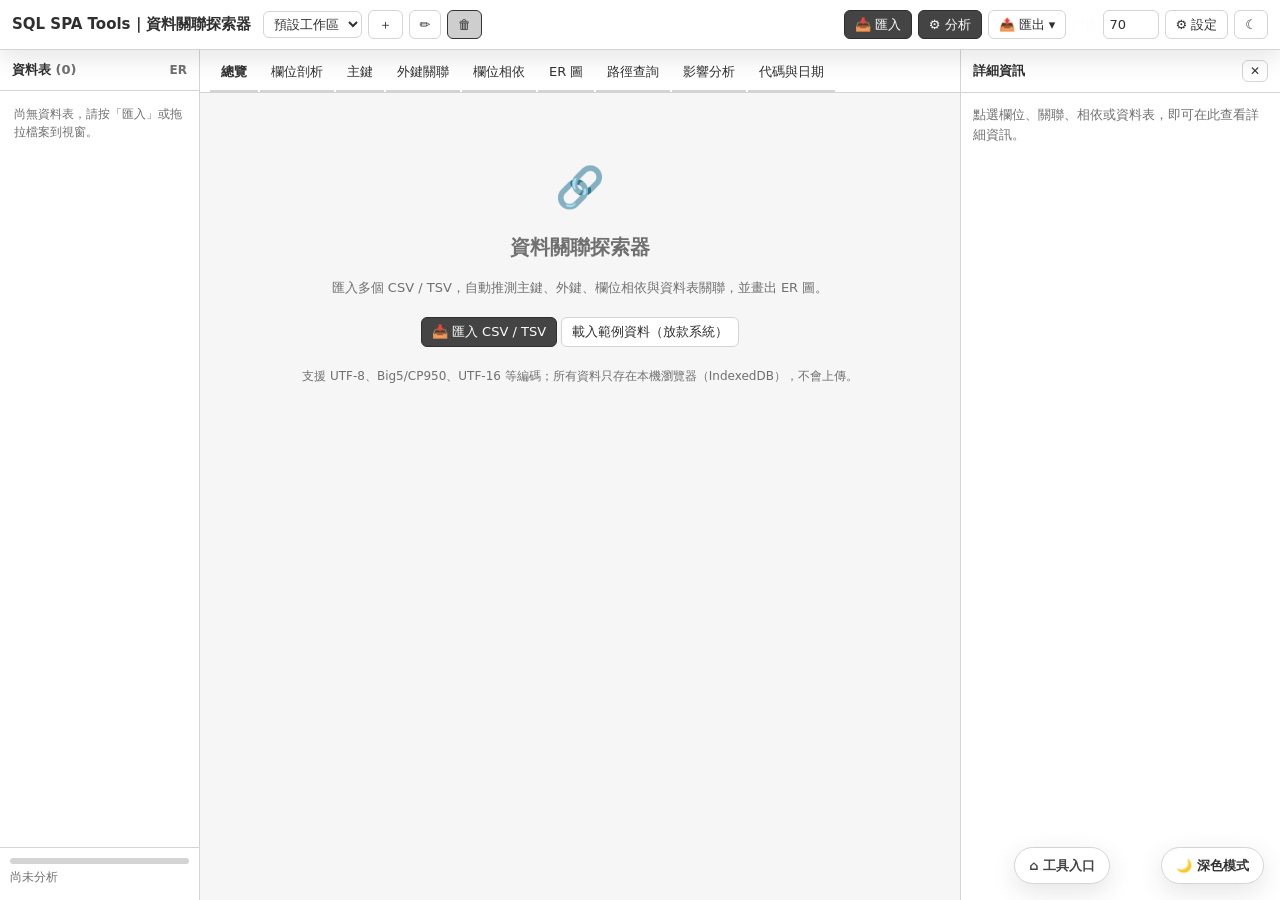
<file: sql-spa-tools-data-relationship-explorer.html>
<!DOCTYPE html>
<html lang="zh-Hant-TW" data-theme="light">
<head>
<meta charset="UTF-8">
<meta name="viewport" content="width=device-width,initial-scale=1">
<title>SQL SPA Tools｜資料關聯探索器</title>
<link rel="stylesheet" href="theme.css">
<script src="theme.js"></script>
<style>
*{box-sizing:border-box}

html,body{margin:0;height:100%;background:var(--theme-page);color:var(--theme-text);font:13px/1.5 var(--theme-font-sans)}
button{font:inherit;color:var(--theme-text);background:var(--theme-surface);border:1px solid var(--theme-border);border-radius:6px;padding:4px 10px;cursor:pointer;white-space:nowrap}
button:hover{border-color:var(--theme-primary)}
button.primary{background:var(--theme-primary);color:var(--theme-surface);border-color:var(--theme-primary)}
button.danger{color:var(--theme-danger);background:var(--theme-danger-soft);border-color:var(--theme-danger)}
button.sm{padding:1px 7px;font-size:12px}
button:disabled{opacity:.65;cursor:not-allowed}
button:focus-visible,input:focus-visible,select:focus-visible,textarea:focus-visible{outline:2px solid var(--theme-primary);outline-offset:2px}
input,select,textarea{font:inherit;color:var(--theme-text);background:var(--theme-surface);border:1px solid var(--theme-border);border-radius:6px;padding:4px 6px}
input[type=checkbox]{vertical-align:middle}
textarea{width:100%}
.topbar{height:50px;display:flex;align-items:center;gap:6px;padding:0 12px;background:var(--theme-surface);border-bottom:1px solid var(--theme-border);box-shadow:var(--theme-shadow);position:relative;z-index:5}
.brand{font-weight:700;font-size:15px;margin:0 6px 0 0;white-space:nowrap}
.topbar .brand{color:var(--theme-text)!important}
.ver{font-size:11px;background:var(--theme-primary);color:var(--theme-surface);border-radius:4px;padding:0 5px;margin-left:4px}
.sep{flex:1}
.topbar label{white-space:nowrap}
#thresholdInput{width:56px}
#wsSelect{max-width:180px}
.dropdown{position:relative}
.menu{display:none;position:absolute;right:0;top:110%;background:var(--theme-surface);border:1px solid var(--theme-border);border-radius:8px;box-shadow:var(--theme-shadow);min-width:230px;padding:4px;z-index:20}
.menu.open{display:block}
.menu button{display:block;width:100%;text-align:left;border:none;background:none;padding:6px 10px}
.menu button:hover{background:var(--theme-surface-soft)}
.menu hr{border:none;border-top:1px solid var(--theme-border);margin:4px 0}
.layout{display:grid;grid-template-columns:230px minmax(0,1fr) 370px;height:calc(100% - 50px)}
.layout.nodetail{grid-template-columns:230px minmax(0,1fr) 0}
.sidebar{border-right:1px solid var(--theme-border);background:var(--theme-surface);display:flex;flex-direction:column;min-height:0}
.side-head{padding:10px 12px;font-weight:700;border-bottom:1px solid var(--theme-border);display:flex;justify-content:space-between;align-items:center}
#tableList{flex:1;overflow:auto;padding:6px}
.titem{display:flex;align-items:center;gap:5px;padding:4px 6px;border-radius:6px;cursor:pointer}
.titem:hover{background:var(--theme-surface-soft)}
.titem.active{background:var(--theme-surface-soft);font-weight:600}
.titem .nm{flex:1;overflow:hidden;text-overflow:ellipsis;white-space:nowrap}
.titem .meta{color:var(--theme-muted);font-size:11px}
.titem .ops{display:none;gap:2px}.titem:hover .ops{display:inline-flex}
.titem .ops button{padding:0 4px;border:none;background:none}
.progress-box{border-top:1px solid var(--theme-border);padding:10px}
.pbar{height:6px;background:var(--theme-border);border-radius:3px;overflow:hidden}
#pbarFill{height:100%;width:0;background:var(--theme-primary);transition:width .2s}
#pmsg{font-size:12px;color:var(--theme-muted);margin:4px 0;word-break:break-all}
.main{display:flex;flex-direction:column;min-width:0;min-height:0}
.tabs{display:flex;gap:2px;padding:4px 10px 0;border-bottom:1px solid var(--theme-border);background:var(--theme-surface);overflow-x:auto;flex-shrink:0}
.tabs button{border:none;border-bottom:2px solid transparent;border-radius:0;background:none;padding:8px 11px}
.tabs button.active{border-bottom-color:var(--theme-primary);color:var(--theme-primary);font-weight:700}
.view{flex:1;overflow:auto;padding:14px;min-height:0}
.view.full{padding:0;overflow:hidden;display:flex;flex-direction:column}
.detail{border-left:1px solid var(--theme-border);background:var(--theme-surface);overflow:auto;min-width:0}
.nodetail .detail{display:none}
.detail-head{position:sticky;top:0;background:var(--theme-surface);padding:10px 12px;font-weight:700;border-bottom:1px solid var(--theme-border);display:flex;justify-content:space-between;align-items:center;z-index:2}
#detailBody{padding:12px}
#detailBody h3{margin:0 0 8px;font-size:15px;word-break:break-all}
.cards{display:grid;grid-template-columns:repeat(auto-fill,minmax(140px,1fr));gap:10px;margin-bottom:14px}
.card{background:var(--theme-surface);border:1px solid var(--theme-border);border-radius:10px;padding:10px 12px;box-shadow:var(--theme-shadow)}
.card .k{color:var(--theme-muted);font-size:12px}.card .v{font-size:22px;font-weight:700}
.box{background:var(--theme-surface);border:1px solid var(--theme-border);border-radius:10px;padding:12px;margin-bottom:14px;box-shadow:var(--theme-shadow)}
.box h3{margin:0 0 8px;font-size:14px}
.tblwrap{overflow:auto;max-height:65vh}
table.grid{border-collapse:collapse;width:100%;font-size:12px}
table.grid th,table.grid td{border-bottom:1px solid var(--theme-border);padding:5px 8px;text-align:left;vertical-align:top}
table.grid th{position:sticky;top:0;background:var(--theme-surface-alt);font-weight:600;z-index:1;white-space:nowrap}
table.grid tr.click{cursor:pointer}
table.grid tr.click:hover td{background:var(--theme-surface-soft)}
table.grid tr.sel td{background:var(--theme-surface-soft)}
table.grid td.num,table.grid th.num{text-align:right;font-variant-numeric:tabular-nums}
table.grid tr.dim td{opacity:.5}
.tag{display:inline-block;padding:0 6px;border-radius:10px;font-size:11px;border:1px solid var(--theme-border);white-space:nowrap;margin:1px 2px 1px 0}
.tag.ok{color:var(--theme-success);border-color:var(--theme-success)}.tag.bad{color:var(--theme-danger);border-color:var(--theme-danger)}.tag.warn{color:var(--theme-warning);border-color:var(--theme-warning)}.tag.acc{color:var(--theme-primary);border-color:var(--theme-primary)}.tag.pk{color:var(--theme-info);border-color:var(--theme-info)}
.muted{color:var(--theme-muted)}
.small{font-size:12px}
.row{display:flex;gap:8px;align-items:center;flex-wrap:wrap;margin-bottom:10px}
.barbg{background:var(--theme-border);border-radius:4px;height:8px;min-width:60px;overflow:hidden}
.barfg{height:8px;background:var(--theme-primary);border-radius:4px}
.mono{font-family:var(--theme-font-mono)}
pre.code{font-family:var(--theme-font-mono);background:var(--theme-surface-alt);border:1px solid var(--theme-border);border-radius:8px;padding:10px;overflow:auto;max-height:55vh;font-size:12px;white-space:pre;margin:0}
.empty{padding:50px 20px;text-align:center;color:var(--theme-muted)}
.modal-bg{position:fixed;inset:0;background:color-mix(in srgb,var(--theme-text) 45%,transparent);display:flex;align-items:center;justify-content:center;z-index:50}
.modal{background:var(--theme-surface);border-radius:12px;width:min(580px,94vw);max-height:92vh;display:flex;flex-direction:column;box-shadow:var(--theme-shadow)}
.modal.wide{width:min(1150px,96vw)}
.modal-h{padding:12px 16px;font-weight:700;border-bottom:1px solid var(--theme-border);display:flex;justify-content:space-between;align-items:center}
.modal-b{padding:14px 16px;overflow:auto}
.modal-f{padding:10px 16px;border-top:1px solid var(--theme-border);display:flex;justify-content:flex-end;gap:8px}
.form-grid{display:grid;grid-template-columns:200px 1fr;gap:8px 12px;align-items:center}
.form-grid .hint{grid-column:2;color:var(--theme-muted);font-size:11px;margin-top:-6px}
.drop{border:2px dashed var(--theme-border);border-radius:10px;padding:20px;text-align:center;color:var(--theme-muted);cursor:pointer;margin-bottom:12px}
.drop.over{border-color:var(--theme-primary);background:var(--theme-surface-soft)}
.flist{display:flex;gap:6px;flex-wrap:wrap;margin-bottom:10px}
.flist button.active{background:var(--theme-surface-soft);border-color:var(--theme-primary);font-weight:600}
.preview{max-height:40vh;overflow:auto;border:1px solid var(--theme-border);border-radius:8px;margin-top:10px}
#toast{position:fixed;bottom:18px;left:50%;transform:translateX(-50%);background:var(--theme-text);color:var(--theme-surface);padding:8px 16px;border-radius:8px;opacity:0;transition:opacity .25s;pointer-events:none;z-index:99;max-width:80vw}
#toast.show{opacity:.95}
.er-tool{display:flex;gap:6px;align-items:center;flex-wrap:wrap;padding:8px 12px;border-bottom:1px solid var(--theme-border);background:var(--theme-surface)}
.er-wrap{flex:1;position:relative;overflow:hidden;background:var(--theme-surface-alt);min-height:300px}
#erSvg{width:100%;height:100%;display:block;cursor:grab;user-select:none;touch-action:none}
#erSvg .ernode{cursor:move}
#erSvg .eredge{cursor:pointer}
.legend{position:absolute;left:10px;bottom:10px;background:var(--theme-surface);border:1px solid var(--theme-border);border-radius:8px;padding:6px 10px;font-size:11px;line-height:1.7}
.legend i{display:inline-block;width:26px;height:0;border-top:2px solid;vertical-align:middle;margin-right:4px}
.kv{display:grid;grid-template-columns:110px 1fr;gap:4px 8px;font-size:12px;margin-bottom:10px}
.kv>div:nth-child(odd){color:var(--theme-muted)}
.kv>div{word-break:break-all}
.pathc{border:1px solid var(--theme-border);border-radius:8px;padding:8px 10px;margin-bottom:8px;background:var(--theme-surface)}
.chain{display:flex;flex-wrap:wrap;align-items:center;gap:4px;margin:4px 0}
.chip{background:var(--theme-surface-soft);border-radius:6px;padding:1px 8px;font-weight:600}
.arrow{color:var(--theme-muted);font-size:11px}
.lvl{padding:3px 0 3px calc(var(--d) * 20px)}
h4{margin:12px 0 6px;font-size:13px}
.btns{display:flex;gap:6px;flex-wrap:wrap;margin:8px 0}
.split{display:grid;grid-template-columns:1fr 1fr;gap:14px}
@media (max-width:1300px){.layout{grid-template-columns:200px minmax(0,1fr) 320px}.split{grid-template-columns:1fr}}
</style>
</head>
<body>
<header class="topbar">
  <h1 class="brand">SQL SPA Tools｜資料關聯探索器</h1>
  <select id="wsSelect" data-chg="ws" title="切換工作區"></select>
  <button data-act="ws-new" title="新增工作區">＋</button>
  <button data-act="ws-rename" title="重新命名工作區">✏️</button>
  <button data-act="ws-delete" class="danger" title="刪除工作區">🗑</button>
  <span class="sep"></span>
  <button data-act="import" class="primary">📥 匯入</button>
  <button data-act="analyze" class="primary" id="btnAnalyze">⚙️ 分析</button>
  <div class="dropdown">
    <button data-act="toggle-export">📤 匯出 ▾</button>
    <div class="menu" id="exportMenu">
      <button data-act="exp-mermaid">Mermaid erDiagram</button>
      <button data-act="exp-ddl">SQL DDL（Oracle / SQL Server / SQLite）</button>
      <button data-act="exp-excel">Excel 分析報告（.xls）</button>
      <button data-act="exp-md">Markdown 關聯說明文件</button>
      <button data-act="exp-svg">ER 圖 SVG</button>
      <button data-act="exp-png">ER 圖 PNG</button>
      <button data-act="exp-report">📑 一鍵產生分析報告（HTML）</button>
      <hr>
      <button data-act="exp-json">匯出工作區 JSON</button>
      <button data-act="imp-json">匯入工作區 JSON</button>
      <hr>
      <button data-act="load-sample">載入範例資料（放款系統）</button>
    </div>
  </div>
  <label>門檻 <input type="number" id="thresholdInput" min="0" max="100" step="5" value="70" title="信心分數門檻"></label>
  <button data-act="settings" title="分析設定">⚙ 設定</button>
  <button data-act="theme" id="btnTheme" title="切換主題">☾</button>
</header>
<a class="home-link" href="index.html">⌂ 工具入口</a>
<button id="themeToggle" class="theme-toggle" type="button">切換主題</button>
<div class="layout" id="layout">
  <aside class="sidebar">
    <div class="side-head"><span>資料表 <span id="tblCount" class="muted"></span></span><span class="muted small" title="勾選＝在 ER 圖顯示">ER</span></div>
    <div id="tableList"></div>
    <div class="progress-box">
      <div class="pbar"><div id="pbarFill"></div></div>
      <div id="pmsg">尚未分析</div>
      <button data-act="cancel" id="btnCancel" class="sm danger" hidden>取消分析</button>
    </div>
  </aside>
  <main class="main">
    <nav class="tabs" id="tabs"></nav>
    <section id="view" class="view"></section>
  </main>
  <aside class="detail" id="detail">
    <div class="detail-head"><span>詳細資訊</span><button class="sm" data-act="close-detail">✕</button></div>
    <div id="detailBody"><div class="muted">點選欄位、關聯、相依或資料表，即可在此查看詳細資訊。</div></div>
  </aside>
</div>
<div id="modalRoot"></div>
<input type="file" id="fileInput" multiple accept=".csv,.tsv,.txt" hidden>
<input type="file" id="wsFileInput" accept=".json" hidden>
<div id="toast"></div>
<script type="text/js-worker" id="workerSrc">
'use strict';
/* ===== 分析引擎（Web Worker） ===== */
self.onmessage = function (e) {
  const m = e.data;
  if (m.type === 'analyze') {
    try {
      const t0 = Date.now();
      const r = analyze(m.payload);
      r.ms = Date.now() - t0;
      self.postMessage({ type: 'done', result: r });
    } catch (err) {
      self.postMessage({ type: 'error', message: String((err && err.stack) || err) });
    }
  }
};
let lastP = 0;
function P(p, msg) {
  const now = Date.now();
  if (now - lastP < 100 && p < 100) return;
  lastP = now;
  self.postMessage({ type: 'progress', p: Math.min(100, Math.round(p)), msg: msg });
}

const RE_INT = /^[+-]?\d+$/;
const RE_DEC = /^[+-]?(?:\d+|\d{1,3}(?:,\d{3})+)?\.\d+$|^[+-]?\d{1,3}(?:,\d{3})+$/;
const RE_CJK = /[\u2E80-\u9FFF\uF900-\uFAFF\uFF00-\uFFEF]/;
const KEYISH = /(^|_)(ID|NO|CODE|CD|KEY|SEQ)$|(ID|NO)$|帳號|編號|代號|代碼|序號|統編|鍵|號碼$|分行別|分號/i;
const FKBAD = new Set(['decimal', 'dateAD', 'dateROC', 'empty']);

function validMD(y, m, d) {
  if (m < 1 || m > 12 || d < 1) return false;
  const leap = (y % 4 === 0 && y % 100 !== 0) || y % 400 === 0;
  return d <= [31, leap ? 29 : 28, 31, 30, 31, 30, 31, 31, 30, 31, 30, 31][m - 1];
}
const pad2 = n => (n < 10 ? '0' : '') + n;
function parseAD(v) {
  const m = /^(\d{4})[-\/.](\d{1,2})[-\/.](\d{1,2})(?:[ T]\d{1,2}:\d{2}(?::\d{2}(?:\.\d+)?)?)?$/.exec(v) || /^(\d{4})(\d{2})(\d{2})$/.exec(v);
  if (!m) return null;
  const y = +m[1], mo = +m[2], d = +m[3];
  if (y < 1900 || y > 2100 || !validMD(y, mo, d)) return null;
  return y + '-' + pad2(mo) + '-' + pad2(d);
}
function parseROC(v) {
  const m = /^(\d{2,3})[-\/.](\d{1,2})[-\/.](\d{1,2})$/.exec(v) || /^(\d{3})(\d{2})(\d{2})$/.exec(v);
  if (!m) return null;
  const y = +m[1];
  if (y < 1 || y > 200) return null;
  const Y = y + 1911, mo = +m[2], d = +m[3];
  if (!validMD(Y, mo, d)) return null;
  return Y + '-' + pad2(mo) + '-' + pad2(d);
}
function sig(v) {
  let s = '';
  const L = Math.min(v.length, 40);
  for (let i = 0; i < L; i++) {
    const c = v.charCodeAt(i);
    if (c >= 48 && c <= 57) s += '9';
    else if ((c >= 65 && c <= 90) || (c >= 97 && c <= 122)) s += 'A';
    else if (c >= 0x2E80) s += '中';
    else if (c === 32) s += '_';
    else s += v[i];
  }
  if (v.length > 40) s += '…';
  return s;
}
function descSig(s) {
  if (/^9+$/.test(s)) return '固定' + s.length + '碼數字';
  if (/^A+$/.test(s)) return '固定' + s.length + '碼英文';
  const m = /^(A+)(9+)$/.exec(s);
  if (m) return m[1].length + '碼英文＋' + m[2].length + '碼數字';
  if (/^中+$/.test(s)) return '固定' + s.length + '字中文';
  return '格式 ' + s;
}
function topN(freq, k) {
  const a = [];
  for (const [v, c] of freq) {
    if (a.length < k) {
      a.push([v, c]);
      if (a.length === k) a.sort((x, y) => y[1] - x[1]);
    } else if (c > a[k - 1][1]) {
      a[k - 1] = [v, c];
      let i = k - 1;
      while (i > 0 && a[i][1] > a[i - 1][1]) { const t = a[i]; a[i] = a[i - 1]; a[i - 1] = t; i--; }
    }
  }
  if (a.length < k) a.sort((x, y) => y[1] - x[1]);
  return a;
}

/* ---------- 欄位剖析 ---------- */
function profileCol(vals, st) {
  const n = vals.length;
  let nulls = 0, minL = Infinity, maxL = 0;
  const freq = new Map();
  for (let i = 0; i < n; i++) {
    const v = vals[i];
    if (v === null) { nulls++; continue; }
    const L = v.length;
    if (L < minL) minL = L;
    if (L > maxL) maxL = L;
    freq.set(v, (freq.get(v) || 0) + 1);
  }
  const nonNull = n - nulls, distinct = freq.size;
  let cInt = 0, cLead = 0, cDec = 0, cAD = 0, cROC = 0, cCJK = 0;
  const pat = new Map();
  for (const [v, c] of freq) {
    const s = sig(v);
    pat.set(s, (pat.get(s) || 0) + c);
    if (RE_CJK.test(v)) cCJK += c;
    if (RE_INT.test(v)) {
      if (v.replace(/^[+-]/, '').length > 1 && /^[+-]?0/.test(v)) cLead += c; else cInt += c;
    } else if (RE_DEC.test(v)) cDec += c;
    if (parseAD(v)) cAD += c;
    else if (st.rocDate && parseROC(v)) cROC += c;
  }
  const th = nonNull * 0.98;
  let type;
  if (!nonNull) type = 'empty';
  else if (cAD >= th) type = 'dateAD';
  else if (cROC >= th) type = 'dateROC';
  else if (cInt >= th) type = 'int';
  else if (cInt + cDec >= th) type = 'decimal';
  else if (cInt + cLead >= th) type = 'digits';
  else if (maxL <= 12 && cCJK < nonNull * 0.5 && (distinct <= 50 || distinct / nonNull <= 0.05)) type = 'code';
  else type = 'text';

  let numMin = null, numMax = null, maxScale = 0, maxIntD = 0, dMin = null, dMax = null;
  const rocSample = [];
  if (type === 'int' || type === 'decimal') {
    for (const v of freq.keys()) {
      const s = v.replace(/,/g, '');
      const f = parseFloat(s);
      if (isNaN(f)) continue;
      if (numMin === null || f < numMin) numMin = f;
      if (numMax === null || f > numMax) numMax = f;
      const p = s.replace(/^[+-]/, '').split('.');
      if (p[0].length > maxIntD) maxIntD = p[0].length;
      if (p[1] && p[1].length > maxScale) maxScale = p[1].length;
    }
  }
  if (type === 'dateAD' || type === 'dateROC') {
    const fn = type === 'dateAD' ? parseAD : parseROC;
    for (const v of freq.keys()) {
      const d = fn(v);
      if (!d) continue;
      if (!dMin || d < dMin) dMin = d;
      if (!dMax || d > dMax) dMax = d;
      if (type === 'dateROC' && rocSample.length < 5) rocSample.push([v, d]);
    }
  }
  const pats = topN(pat, 5);
  const topPat = pats[0] ? pats[0][0] : '';
  const patShare = nonNull && pats[0] ? pats[0][1] / nonNull : 0;
  let patternDesc;
  if (!nonNull) patternDesc = '—';
  else if (patShare >= 0.95) patternDesc = descSig(topPat);
  else if (type === 'int' || type === 'digits') patternDesc = minL === maxL ? '固定' + minL + '碼數字' : minL + '～' + maxL + '碼數字';
  else patternDesc = '混合格式';
  let cls = 'mixed';
  if (type === 'int' || type === 'digits') cls = 'digit';
  else if (/^[A9]+$/.test(topPat) && patShare >= 0.9) cls = 'alnum';
  else if (cCJK >= nonNull * 0.9 && nonNull) cls = 'cjk';
  const isEnum = distinct >= 2 && distinct <= 30 && nonNull >= 20 && distinct / nonNull <= 0.2;
  return {
    _freq: freq, rows: n, nulls, nonNull, nullRate: n ? nulls / n : 0, distinct,
    uniqueRate: nonNull ? distinct / nonNull : 0, minLen: nonNull ? minL : 0, maxLen: maxL, type,
    pattern: topPat, patShare, patternDesc, patterns: pats, cls, hasCJK: cCJK > 0,
    top10: topN(freq, 10).map(([v, c]) => [v.length > 80 ? v.slice(0, 80) + '…' : v, c]),
    isEnum, numMin, numMax, maxScale, maxIntD, dMin, dMax, rocSample
  };
}

/* ---------- 工具 ---------- */
function randIdx(n, k) {
  const a = new Uint32Array(n);
  for (let i = 0; i < n; i++) a[i] = i;
  if (k >= n) return a;
  for (let i = 0; i < k; i++) {
    const j = i + Math.floor(Math.random() * (n - i));
    const t = a[i]; a[i] = a[j]; a[j] = t;
  }
  return a.slice(0, k).sort();
}
function combos(pool, k, cb) {
  const c = [];
  let stop = false;
  (function rec(s) {
    if (stop) return;
    if (c.length === k) { if (cb(c) === 'stop') stop = true; return; }
    for (let i = s; i < pool.length && !stop; i++) { c.push(pool[i]); rec(i + 1); c.pop(); }
  })(0);
}
function lev(a, b) {
  a = a.slice(0, 40); b = b.slice(0, 40);
  const m = a.length, n = b.length;
  if (!m) return n;
  if (!n) return m;
  let prev = new Array(n + 1);
  for (let j = 0; j <= n; j++) prev[j] = j;
  for (let i = 1; i <= m; i++) {
    const cur = [i];
    for (let j = 1; j <= n; j++) cur[j] = Math.min(prev[j] + 1, cur[j - 1] + 1, prev[j - 1] + (a[i - 1] === b[j - 1] ? 0 : 1));
    prev = cur;
  }
  return prev[n];
}
const normName = s => String(s).toUpperCase().replace(/[\s_\-.()\[\]]/g, '');
const stripAff = s => s.replace(/^(FK|PK|REF|SRC|TGT)/, '').replace(/(ID|NO|CODE|CD|KEY|NUM|NBR)$/, '');
function nameSim(a, b, tgtTable) {
  const A = normName(a), B = normName(b);
  if (!A || !B) return 0;
  if (A === B) return 1;
  const T = normName(tgtTable || '');
  if (T && (A === T + B || A === T + stripAff(B) || stripAff(A) === T)) return 0.9;
  const As = stripAff(A), Bs = stripAff(B);
  if (As && As === Bs) return 0.85;
  const mx = Math.max(A.length, B.length), mn = Math.min(A.length, B.length);
  if (A.includes(B) || B.includes(A)) return 0.5 + 0.35 * mn / mx;
  return Math.max(0, 1 - lev(A, B) / mx);
}
function typeCompat(a, b) {
  if (FKBAD.has(a.type) || FKBAD.has(b.type)) return (a.type === b.type && (a.type === 'dateAD' || a.type === 'dateROC')) ? 1 : 0;
  if (a.type === b.type) return 1;
  return 0.5;
}
function patMatch(a, b) {
  if (a.patShare >= 0.9 && b.patShare >= 0.9 && a.pattern === b.pattern) return 1;
  if (a.cls === b.cls && a.cls !== 'mixed') return 0.5;
  return 0;
}
const FKOK = p => p.nonNull > 0 && !FKBAD.has(p.type) && p.maxLen <= 60;
function inclusion(a, b, minIncl) {
  if (!a.size) return 0;
  let miss = 0;
  const maxMiss = a.size * (1 - minIncl);
  for (const k of a.keys()) if (!b.has(k)) { miss++; if (miss > maxMiss) return 0; }
  return (a.size - miss) / a.size;
}
function orphanList(src, tgt) {
  let d = 0, r = 0;
  const list = [];
  for (const [v, c] of src) {
    if (!tgt.has(v)) { d++; r += c; if (list.length < 3000) list.push([v.replace(/\u0001/g, ' | '), c]); }
  }
  list.sort((a, b) => b[1] - a[1]);
  return { d, r, list: list.slice(0, 300) };
}
function tupleFreq(cols, idxs, n) {
  const m = new Map();
  let nullRows = 0;
  for (let i = 0; i < n; i++) {
    let k = '', bad = false;
    for (let q = 0; q < idxs.length; q++) {
      const v = cols[idxs[q]][i];
      if (v === null) { bad = true; break; }
      k += (q ? '\u0001' : '') + v;
    }
    if (bad) { nullRows++; continue; }
    m.set(k, (m.get(k) || 0) + 1);
  }
  m.nullRows = nullRows;
  return m;
}
function isUniqueTuple(cols, combo, idx, n) {
  const s = new Set();
  const L = idx ? idx.length : n;
  for (let j = 0; j < L; j++) {
    const i = idx ? idx[j] : j;
    let k = cols[combo[0]][i];
    if (k === null) return false;
    for (let q = 1; q < combo.length; q++) {
      const v = cols[combo[q]][i];
      if (v === null) return false;
      k += '\u0001' + v;
    }
    if (s.has(k)) return false;
    s.add(k);
  }
  return true;
}

/* ---------- 主鍵候選 ---------- */
const AMTISH = /金額|餘額|額度|利率|利息|費用|價格|數量|AMT|BAL|RATE|PRICE|QTY/i;
function mkPK(t, combo) {
  const ps = combo.map(i => t.profs[i]);
  let s = 100 - (combo.length - 1) * 15;
  ps.forEach(p => {
    const k = KEYISH.test(p.col);
    if (combo.length > 1) s += k ? 6 : -8; else if (k) s += 8;
    if (AMTISH.test(p.col) || (p.type === 'int' && p.minLen !== p.maxLen && !k)) s -= 20;
  });
  if (ps.every(p => p.minLen === p.maxLen)) s += 5;
  if (ps.some(p => p.maxLen > 30)) s -= 15;
  if (ps.some(p => p.type === 'dateAD' || p.type === 'dateROC' || p.type === 'decimal')) s -= 12;
  if (ps.some(p => p.cls === 'cjk')) s -= 12;
  s = Math.max(1, Math.min(100, Math.round(s)));
  return { cols: ps.map(p => p.col), idxs: combo.slice(), score: s };
}
function findPK(t, st) {
  const out = [], n = t.n;
  if (!n) return out;
  const singles = new Set();
  t.profs.forEach(p => { if (p.nulls === 0 && p.distinct === n) { singles.add(p.idx); out.push(mkPK(t, [p.idx])); } });
  const maxK = Math.min(3, st.maxComposite || 3);
  if (maxK >= 2) {
    const pool = t.profs.filter(p => p.nulls === 0 && !singles.has(p.idx) && p.distinct > 1 && p.type !== 'decimal' && p.maxLen <= 50)
      .sort((a, b) => b.distinct - a.distinct).slice(0, st.topK || 12).map(p => p.idx).sort((a, b) => a - b);
    const sampleIdx = n > st.sampleThreshold ? randIdx(n, st.sampleSize) : null;
    const found = [];
    for (let k = 2; k <= maxK; k++) {
      combos(pool, k, combo => {
        if (found.some(f => f.every(x => combo.includes(x)))) return;
        let prod = 1;
        for (const c of combo) { prod *= t.profs[c].distinct; if (prod >= n) break; }
        if (prod < n) return;
        if (sampleIdx && !isUniqueTuple(t.cols, combo, sampleIdx, n)) return;
        if (!isUniqueTuple(t.cols, combo, null, n)) return;
        found.push(combo.slice());
        out.push(mkPK(t, combo));
        if (out.length > 40) return 'stop';
      });
    }
  }
  out.sort((a, b) => b.score - a.score || a.cols.length - b.cols.length);
  return out.slice(0, 15);
}

/* ---------- 欄位相依 ---------- */
function encode(vals) {
  const n = vals.length, codes = new Int32Array(n), map = new Map(), back = [null];
  for (let i = 0; i < n; i++) {
    const v = vals[i];
    if (v === null) continue;
    let c = map.get(v);
    if (c === undefined) { c = back.length; map.set(v, c); back.push(v); }
    codes[i] = c;
  }
  return { codes, D: back.length, back };
}
function fdViol(L, R, idx, n) {
  const cnt = idx ? idx.length : n, RD = R.D;
  const gT = new Int32Array(L.D), gM = new Int32Array(L.D);
  if (L.D * RD <= Math.min(1e6, cnt * 4)) {
    const arr = new Int32Array(L.D * RD);
    for (let j = 0; j < cnt; j++) {
      const i = idx ? idx[j] : j, l = L.codes[i];
      const v = ++arr[l * RD + R.codes[i]];
      gT[l]++;
      if (v > gM[l]) gM[l] = v;
    }
  } else {
    const m = new Map();
    for (let j = 0; j < cnt; j++) {
      const i = idx ? idx[j] : j, l = L.codes[i], k = l * RD + R.codes[i];
      const v = (m.get(k) || 0) + 1;
      m.set(k, v);
      gT[l]++;
      if (v > gM[l]) gM[l] = v;
    }
  }
  let viol = 0;
  for (let l = 0; l < L.D; l++) viol += gT[l] - gM[l];
  return { viol, cnt, gT, gM };
}
function fdSamples(L, R, gT, gM, n) {
  const bad = [];
  for (let l = 0; l < L.D && bad.length < 20; l++) if (gT[l] > gM[l]) bad.push(l);
  const set = new Map(bad.map(l => [l, new Map()]));
  for (let i = 0; i < n; i++) {
    const m = set.get(L.codes[i]);
    if (m) { const r = R.codes[i]; m.set(r, (m.get(r) || 0) + 1); }
  }
  return bad.map(l => ({
    lhs: L.back[l] == null ? '(空值)' : L.back[l],
    rhs: [...set.get(l)].sort((a, b) => b[1] - a[1]).slice(0, 8).map(([r, c]) => [R.back[r] == null ? '(空值)' : R.back[r], c])
  }));
}
const codeLike = p => p.maxLen <= 10 && !p.hasCJK && (p.type === 'code' || p.type === 'digits' || p.type === 'int' || p.cls === 'alnum');
function fdTable(t, st, dicts) {
  const n = t.n, res = [];
  if (n < 3) return res;
  let cand = t.profs.filter(p => p.distinct >= 2 && !(p.distinct === n && p.nulls === 0) && p.type !== 'empty');
  if (cand.length > st.fdMaxCols) cand = cand.slice(0, st.fdMaxCols);
  const enc = cand.map(p => encode(t.cols[p.idx]));
  const sIdx = n > 20000 ? randIdx(n, 20000) : null;
  outer:
  for (let i = 0; i < cand.length; i++) {
    const a = cand[i];
    if (a.distinct > n * st.fdMaxLhsRatio) continue;
    for (let j = 0; j < cand.length; j++) {
      if (i === j) continue;
      const b = cand[j];
      if (b.distinct - a.distinct > n * st.fdMax) continue;
      if (sIdx) {
        const s = fdViol(enc[i], enc[j], sIdx, n);
        if (s.viol / s.cnt > st.fdMax * 2 + 0.001) continue;
      }
      const f = fdViol(enc[i], enc[j], null, n);
      const rate = f.viol / n;
      if (rate > st.fdMax) continue;
      res.push({
        tableId: t.id, lhs: a.col, rhs: b.col, violRows: f.viol, violRate: rate, exact: f.viol === 0,
        lhsDistinct: a.distinct, rhsDistinct: b.distinct,
        samples: f.viol ? fdSamples(enc[i], enc[j], f.gT, f.gM, n) : [], _i: i, _j: j
      });
      if (res.length >= 300) break outer;
    }
  }
  const keys = new Set(res.map(r => r.lhs + '\u0001' + r.rhs));
  res.forEach(r => { r.bijection = keys.has(r.rhs + '\u0001' + r.lhs); });
  res.forEach(r => {
    if (!r.bijection) return;
    const a = cand[r._i], b = cand[r._j];
    if (codeLike(a) && (b.hasCJK || (!codeLike(b) && b.maxLen > a.maxLen))) {
      const L = enc[r._i], R = enc[r._j], seen = new Map();
      for (let i = 0; i < n && seen.size < 15; i++) { const l = L.codes[i]; if (l && !seen.has(l)) seen.set(l, R.codes[i]); }
      dicts.push({ tableId: t.id, codeCol: a.col, nameCol: b.col, entries: a.distinct, exact: r.exact && !r.violRows,
        sample: [...seen].map(([l, rr]) => [L.back[l], R.back[rr] == null ? '' : R.back[rr]]) });
    }
  });
  res.forEach(r => { delete r._i; delete r._j; });
  return res;
}

/* ---------- 主流程 ---------- */
function analyze(P0) {
  const st = P0.settings;
  const nullSet = new Set(st.nullTokens || []);
  const trim = st.trim !== false, blankNull = st.blankAsNull !== false;
  const norm = v => {
    if (v === undefined || v === null) return null;
    let s = String(v);
    if (trim) s = s.trim();
    else if (blankNull && s.trim() === '') return null;
    if (s === '' && blankNull) return null;
    if (nullSet.has(s)) return null;
    return s;
  };
  const N = P0.tables.length;
  const T = [];
  P0.tables.forEach((t, ti) => {
    let rows = t.rows, sampled = false;
    const origN = rows.length;
    if (st.sampling && rows.length > st.fullLimit) {
      const idx = randIdx(rows.length, st.fullLimit);
      rows = Array.from(idx, i => t.rows[i]);
      sampled = true;
    }
    const cols = t.cols.map((c, ci) => {
      const a = new Array(rows.length);
      for (let i = 0; i < rows.length; i++) a[i] = norm(rows[i][ci]);
      return a;
    });
    t.rows = null;
    const profs = [], freqs = [];
    cols.forEach((vals, ci) => {
      const r = profileCol(vals, st);
      r.col = t.cols[ci];
      r.idx = ci;
      freqs.push(r._freq);
      delete r._freq;
      profs.push(r);
    });
    T.push({ id: t.id, name: t.name, colNames: t.cols, n: rows.length, origN, sampled, cols, profs, freqs });
    P(30 * (ti + 1) / N, '欄位剖析：' + t.name);
  });

  // 主鍵
  T.forEach((t, ti) => {
    t.pkCands = findPK(t, st);
    const man = P0.manualPK[t.id], rej = P0.rejectedPK[t.id] || [];
    if (man && man.length) t.effPK = man;
    else { const c = t.pkCands.find(c => !rej.includes(c.cols.join(','))); t.effPK = c ? c.cols : []; }
    t.compKeys = t.pkCands.filter(c => c.cols.length >= 2 && !rej.includes(c.cols.join(','))).slice(0, 3).map(c => c.cols);
    if (man && man.length >= 2 && !t.compKeys.some(k => k.join(',') === man.join(','))) t.compKeys.unshift(man);
    P(30 + 15 * (ti + 1) / N, '主鍵分析：' + t.name);
  });

  // 單欄外鍵
  const targets = [], sources = [];
  T.forEach(t => t.profs.forEach(p => {
    if (!FKOK(p)) return;
    if (p.distinct >= 2 && p.distinct / p.nonNull >= st.fkTargetMinUnique)
      targets.push({ t, p, set: t.freqs[p.idx], isPK: t.effPK.length === 1 && t.effPK[0] === p.col });
    if (p.distinct >= st.fkMinDistinct) sources.push({ t, p, set: t.freqs[p.idx] });
  }));
  const rels = [];
  sources.forEach((s, si) => {
    const cand = [];
    for (const g of targets) {
      if (s.t === g.t && s.p.idx === g.p.idx) continue;
      const tc = typeCompat(s.p, g.p);
      if (!tc) continue;
      if (s.p.minLen > g.p.maxLen || s.p.maxLen < g.p.minLen) continue;
      if (s.p.distinct * st.fkMinIncl > g.p.distinct) continue;
      const inc = inclusion(s.set, g.set, st.fkMinIncl);
      if (inc < st.fkMinIncl) continue;
      const ns = nameSim(s.p.col, g.p.col, g.t.name), pm = patMatch(s.p, g.p);
      let score = inc * 45 + ns * 20 + tc * 15 + pm * 10 + (g.isPK ? 10 : 0);
      if (s.p.distinct < 10) score *= 0.75;
      if (ns < 0.3) score -= 10;
      if (s.t === g.t) score -= 5;
      if (score < st.keepScore) continue;
      cand.push({ g, inc, ns, tc, pm, score });
    }
    cand.sort((a, b) => b.score - a.score);
    cand.slice(0, 3).forEach(c => {
      const o = orphanList(s.set, c.g.set);
      const srcU = s.p.distinct === s.p.nonNull, tgtU = c.g.p.distinct === c.g.p.nonNull;
      rels.push({
        key: s.t.id + '|' + s.p.col + '|' + c.g.t.id + '|' + c.g.p.col,
        srcTable: s.t.id, srcCols: [s.p.col], tgtTable: c.g.t.id, tgtCols: [c.g.p.col],
        score: Math.max(0, Math.min(100, Math.round(c.score))), incl: c.inc, nameSim: c.ns, typeMatch: c.tc, patMatch: c.pm,
        tgtIsPK: c.g.isPK, card: tgtU ? (srcU ? '1:1' : '1:N') : 'N:M', srcOptional: s.p.nulls > 0,
        orphanDistinct: o.d, orphanRows: o.r, orphans: o.list, srcNonNull: s.p.nonNull, kind: 'single'
      });
    });
    if (si % 10 === 0) P(45 + 30 * (si + 1) / sources.length, '外鍵分析：' + s.t.name + '.' + s.p.col);
  });
  const relsOut = rels;
  // 複合外鍵
  T.forEach((B, bi) => {
    B.compKeys.forEach(kc => {
      const bIdx = kc.map(c => B.colNames.indexOf(c));
      if (bIdx.some(i => i < 0)) return;
      const tgtSet = tupleFreq(B.cols, bIdx, B.n);
      const tgtU = tgtSet.size === B.n - tgtSet.nullRows;
      T.forEach(A => {
        if (A === B) return;
        const options = bIdx.map(bi2 => {
          const bp = B.profs[bi2];
          return A.profs.filter(ap => ap.nonNull > 0 && ap.type !== 'empty')
            .map(ap => ({ ap, ns: nameSim(ap.col, bp.col, B.name), tc: typeCompat(ap, bp), pm: patMatch(ap, bp) }))
            .filter(o => o.ns >= 0.8 && o.tc > 0).sort((x, y) => y.ns - x.ns).slice(0, 2);
        });
        if (options.some(o => !o.length)) return;
        const assign = [];
        (function rec(d) {
          if (d === options.length) {
            const idxs = assign.map(o => o.ap.idx);
            if (new Set(idxs).size !== idxs.length) return;
            const srcSet = tupleFreq(A.cols, idxs, A.n);
            const inc = inclusion(srcSet, tgtSet, st.fkMinIncl);
            if (inc < st.fkMinIncl) return;
            const avg = f => assign.reduce((s, o) => s + o[f], 0) / assign.length;
            const ns = avg('ns'), tc = avg('tc'), pm = avg('pm');
            const score = Math.round(Math.min(100, inc * 45 + ns * 20 + tc * 15 + pm * 10 + 10));
            if (score < st.keepScore) return;
            const o = orphanList(srcSet, tgtSet);
            const srcNN = A.n - srcSet.nullRows, srcU = srcSet.size === srcNN;
            const sc = assign.map(o2 => o2.ap.col);
            relsOut.push({
              key: A.id + '|' + sc.join(',') + '|' + B.id + '|' + kc.join(','),
              srcTable: A.id, srcCols: sc, tgtTable: B.id, tgtCols: kc.slice(),
              score, incl: inc, nameSim: ns, typeMatch: tc, patMatch: pm, tgtIsPK: B.effPK.join(',') === kc.join(','),
              card: tgtU ? (srcU ? '1:1' : '1:N') : 'N:M', srcOptional: srcSet.nullRows > 0,
              orphanDistinct: o.d, orphanRows: o.r, orphans: o.list, srcNonNull: srcNN, kind: 'composite'
            });
            return;
          }
          for (const o of options[d]) { assign.push(o); rec(d + 1); assign.pop(); }
        })(0);
      });
    });
    P(75 + 5 * (bi + 1) / N, '複合外鍵：' + B.name);
  });

  // 1:1 雙向去重
  const byKey = new Map(relsOut.map(r => [r.key, r]));
  const drop = new Set();
  relsOut.forEach(r => {
    if (r.card !== '1:1' || drop.has(r.key)) return;
    const rk = r.tgtTable + '|' + r.tgtCols.join(',') + '|' + r.srcTable + '|' + r.srcCols.join(',');
    const o = byKey.get(rk);
    if (o && !drop.has(rk)) {
      const ts = T.find(x => x.id === r.tgtTable), so = T.find(x => x.id === r.srcTable);
      if (o.score > r.score || (o.score === r.score && so.n > ts.n)) drop.add(r.key); else drop.add(rk);
    }
  });
  const relations = relsOut.filter(r => !drop.has(r.key));

  // 相依 + 代碼對照
  const fds = [], dicts = [];
  T.forEach((t, ti) => {
    fdTable(t, st, dicts).forEach(f => fds.push(f));
    P(80 + 17 * (ti + 1) / N, '欄位相依：' + t.name);
  });

  // 代碼表、列舉、日期
  const codeTables = [], enums = [], dates = [];
  T.forEach(t => {
    if (t.n > 0 && t.n <= 1000 && t.colNames.length <= 6 && t.effPK.length === 1) {
      const kp = t.profs.find(p => p.col === t.effPK[0]);
      const np = t.profs.find(p => p !== kp && p.hasCJK && (p.type === 'text' || p.type === 'code'));
      if (kp && codeLike(kp) && kp.maxLen <= 6 && np) codeTables.push({ tableId: t.id, codeCol: kp.col, nameCol: np.col, entries: t.n });
    }
    t.profs.forEach(p => {
      if (p.isEnum) enums.push({ tableId: t.id, col: p.col, distinct: p.distinct, values: p.top10 });
      if (p.type === 'dateAD' || p.type === 'dateROC') dates.push({ tableId: t.id, col: p.col, type: p.type, min: p.dMin, max: p.dMax, sample: p.rocSample, pattern: p.patternDesc });
    });
  });
  P(100, '整理結果…');
  const profiles = {};
  T.forEach(t => { profiles[t.id] = t.profs; });
  return {
    tables: T.map(t => ({ id: t.id, n: t.n, origN: t.origN, sampled: t.sampled, pkCands: t.pkCands.map(c => ({ cols: c.cols, score: c.score })) })),
    profiles, relations, fds, dicts, codeTables, enums, dates
  };
}
</script>
<script>
'use strict';
/* ===== 共用工具 ===== */
const $ = s => document.querySelector(s);
const esc = s => String(s == null ? '' : s).replace(/[&<>"']/g, c => ({ '&': '&amp;', '<': '&lt;', '>': '&gt;', '"': '&quot;', "'": '&#39;' }[c]));
const uid = () => Date.now().toString(36) + Math.random().toString(36).slice(2, 8);
const fmt = n => typeof n === 'number' ? n.toLocaleString('zh-TW') : (n == null ? '' : n);
const pct = (x, d = 1) => (x == null || isNaN(x)) ? '—' : (x * 100).toFixed(d) + '%';
const clampN = (v, a, b) => Math.max(a, Math.min(b, isNaN(v) ? a : v));
const sameArr = (a, b) => a && b && a.length === b.length && a.every((x, i) => x === b[i]);
function toast(m) { const t = $('#toast'); t.textContent = m; t.classList.add('show'); clearTimeout(t._h); t._h = setTimeout(() => t.classList.remove('show'), 2600); }
function downloadBlob(name, blob) { const a = document.createElement('a'); a.href = URL.createObjectURL(blob); a.download = name; document.body.appendChild(a); a.click(); setTimeout(() => { URL.revokeObjectURL(a.href); a.remove(); }, 1500); }
function downloadText(name, text, type = 'text/plain') { downloadBlob(name, new Blob([text], { type: type + ';charset=utf-8' })); }
function stamp() { const d = new Date(), p = n => String(n).padStart(2, '0'); return `${d.getFullYear()}${p(d.getMonth() + 1)}${p(d.getDate())}_${p(d.getHours())}${p(d.getMinutes())}`; }
function fmtTime(ts) { if (!ts) return '—'; const d = new Date(ts), p = n => String(n).padStart(2, '0'); return `${d.getFullYear()}/${p(d.getMonth() + 1)}/${p(d.getDate())} ${p(d.getHours())}:${p(d.getMinutes())}`; }
async function copyText(t) { try { await navigator.clipboard.writeText(t); toast('已複製到剪貼簿'); } catch (e) { const ta = document.createElement('textarea'); ta.value = t; document.body.appendChild(ta); ta.select(); document.execCommand('copy'); ta.remove(); toast('已複製到剪貼簿'); } }
const TYPE_LABEL = { int: '整數', decimal: '小數', dateAD: '日期(西元)', dateROC: '日期(民國)', digits: '數字代碼', code: '代碼', text: '文字', empty: '全空' };
const DEFAULT_SETTINGS = {
  threshold: 70, nullTokens: ['', 'NULL', 'null', 'N/A', 'n/a', '#N/A'], trim: true, blankAsNull: true, rocDate: true,
  fkTargetMinUnique: 0.9, fkMinIncl: 0.5, fkMinDistinct: 2, keepScore: 40, maxComposite: 3, topK: 12,
  fdMax: 0.01, fdMaxLhsRatio: 0.5, fdMaxCols: 50, sampling: true, fullLimit: 500000, sampleThreshold: 20000, sampleSize: 10000, ddlDialect: 'oracle'
};
function mkNorm(st) {
  const ns = new Set(st.nullTokens || []), trim = st.trim !== false, bn = st.blankAsNull !== false;
  return v => {
    if (v === undefined || v === null) return null;
    let s = String(v);
    if (trim) s = s.trim(); else if (bn && s.trim() === '') return null;
    if (s === '' && bn) return null;
    if (ns.has(s)) return null;
    return s;
  };
}

/* ===== IndexedDB ===== */
const DB_NAME = 'DataRelationshipExplorer', DB_VER = 1;
function openDB() {
  return new Promise((res, rej) => {
    const r = indexedDB.open(DB_NAME, DB_VER);
    r.onupgradeneeded = () => {
      const db = r.result;
      const mk = (n, opt, idx) => { if (!db.objectStoreNames.contains(n)) { const os = db.createObjectStore(n, opt); (idx || []).forEach(i => os.createIndex(i, i)); } };
      mk('workspaces', { keyPath: 'id' });
      mk('tables', { keyPath: 'id' }, ['wsId']);
      mk('rows', { keyPath: ['tableId', 'chunkNo'] }, ['tableId']);
      mk('profiles', { keyPath: 'id' }, ['tableId', 'wsId']);
      mk('relations', { keyPath: 'id' }, ['wsId']);
      mk('fds', { keyPath: 'id' }, ['wsId']);
      mk('layouts', { keyPath: 'wsId' });
    };
    r.onsuccess = () => res(r.result);
    r.onerror = () => rej(r.error);
  });
}
const tx = (stores, mode = 'readonly') => S.db.transaction(stores, mode);
const reqP = r => new Promise((res, rej) => { r.onsuccess = () => res(r.result); r.onerror = () => rej(r.error); });
const txDone = t => new Promise((res, rej) => { t.oncomplete = () => res(); t.onerror = () => rej(t.error); t.onabort = () => rej(t.error || new Error('交易中止')); });
const dbGet = (s, k) => reqP(tx(s).objectStore(s).get(k));
const dbAll = s => reqP(tx(s).objectStore(s).getAll());
const dbByIndex = (s, i, k) => reqP(tx(s).objectStore(s).index(i).getAll(k));
async function dbPut(s, v) { const t = tx(s, 'readwrite'); t.objectStore(s).put(v); await txDone(t); }
async function dbPutMany(s, vs) { if (!vs.length) return; const t = tx(s, 'readwrite'); const os = t.objectStore(s); vs.forEach(v => os.put(v)); await txDone(t); }
async function dbDel(s, k) { const t = tx(s, 'readwrite'); t.objectStore(s).delete(k); await txDone(t); }
async function dbDelByIndex(s, i, k) {
  const t = tx(s, 'readwrite'), os = t.objectStore(s);
  const r = os.index(i).openKeyCursor(IDBKeyRange.only(k));
  r.onsuccess = () => { const c = r.result; if (c) { os.delete(c.primaryKey); c.continue(); } };
  await txDone(t);
}

/* ===== 狀態 ===== */
const S = {
  db: null, wsList: [], ws: null, tables: [], profiles: {}, relations: [], fds: [], layout: null, tab: 'overview',
  rowCache: new Map(), worker: null, busy: false, selTable: null, highlight: null, modalCtx: null, imp: null,
  er: { showPending: true, showAll: false, focus: '' }, relFilter: { status: 'all', q: '', onlyTh: true }, fdFilter: { table: '', exact: false },
  pathState: { from: '', to: '', max: 4, pending: true, results: null }, impactState: { table: '', col: '', dir: 'down', depth: 3, pending: true, result: null }
};
const TB = id => S.tables.find(t => t.id === id);
const tname = id => (TB(id) || {}).name || '(已刪除)';
function profMap(tid) { const m = {}; (S.profiles[tid] || []).forEach(p => { m[p.col] = p; }); return m; }
function effPK(t) {
  if (!t) return [];
  if (t.pk && t.pk.cols && t.pk.cols.length) return t.pk.cols;
  const rej = t.pkRejected || [];
  const c = (t.pkCands || []).find(c => !rej.includes(c.cols.join(',')));
  return c ? c.cols : [];
}
function visRels(opts = {}) {
  const th = S.ws.settings.threshold;
  return S.relations.filter(r => r.status !== 'rejected' && TB(r.srcTable) && TB(r.tgtTable) &&
    (r.status === 'confirmed' || r.origin === 'manual' || (r.score >= th && opts.pending !== false)));
}
const effCard = r => r.cardOverride || r.card;
function cardSides(r) {
  const c = effCard(r);
  const [p, ch] = c === '1:1' ? ['1', '1'] : c === '1:N' ? ['1', 'N'] : ['N', 'M'];
  return { parent: p, child: (r.srcOptional ? '0..' : '') + ch };
}
function cardText(r) {
  const c = effCard(r);
  const base = c === '1:1' ? '1 : 1（一對一）' : c === '1:N' ? '1 : N（父表一筆對應子表多筆）' : 'N : M（多對多，建議檢查中間表）';
  return base + (r.srcOptional ? '；參照端可為空（0..）' : '');
}
const relLabel = r => `${tname(r.srcTable)}.${r.srcCols.join('+')} → ${tname(r.tgtTable)}.${r.tgtCols.join('+')}`;
function statusTag(r) {
  const s = r.status === 'confirmed' ? '<span class="tag ok">✅ 已確認</span>' : r.status === 'rejected' ? '<span class="tag bad">❌ 已否決</span>' : '<span class="tag warn">🟡 待審核</span>';
  return s + (r.origin === 'manual' ? '<span class="tag acc">手動</span>' : '') + (r.stale ? '<span class="tag bad" title="重新分析時未再偵測到">未再偵測</span>' : '');
}
function scoreColor(s) { return s >= 85 ? 'var(--theme-success)' : s >= 70 ? 'var(--theme-primary)' : s >= 50 ? 'var(--theme-warning)' : 'var(--theme-danger)'; }
const codeTableSet = () => new Set(((S.ws.analysis || {}).codeTables || []).map(c => c.tableId));
function readLastWs() { try { return localStorage.getItem('dre_lastWs'); } catch (_) { return null; } }
function writeLastWs(id) { try { localStorage.setItem('dre_lastWs', id); } catch (_) { /* 瀏覽器封鎖儲存時僅失去記憶上次工作區 */ } }

/* ===== 初始化 ===== */
function newWs(name) { return { id: uid(), name, createdAt: Date.now(), updatedAt: Date.now(), settings: { ...DEFAULT_SETTINGS }, analysis: null }; }
async function init() {
  try { S.db = await openDB(); } catch (e) { document.body.innerHTML = '<div class="empty">無法開啟 IndexedDB：' + esc(e.message) + '<br>請確認瀏覽器未停用本機儲存。</div>'; return; }
  S.wsList = await dbAll('workspaces');
  if (!S.wsList.length) { const ws = newWs('預設工作區'); await dbPut('workspaces', ws); S.wsList = [ws]; }
  const last = readLastWs();
  bind();
  await loadWs((S.wsList.find(w => w.id === last) || S.wsList[0]).id);
}
async function loadWs(id) {
  S.ws = await dbGet('workspaces', id);
  S.ws.settings = { ...DEFAULT_SETTINGS, ...(S.ws.settings || {}) };
  writeLastWs(id);
  S.rowCache.clear();
  S.highlight = null;
  S.tables = (await dbByIndex('tables', 'wsId', id)).sort((a, b) => a.name.localeCompare(b.name, 'zh-Hant'));
  if (S.selTable && !TB(S.selTable)) S.selTable = null;
  const profs = await dbByIndex('profiles', 'wsId', id);
  S.profiles = {};
  profs.forEach(p => { (S.profiles[p.tableId] = S.profiles[p.tableId] || []).push(p); });
  Object.values(S.profiles).forEach(a => a.sort((x, y) => x.idx - y.idx));
  S.relations = await dbByIndex('relations', 'wsId', id);
  S.fds = await dbByIndex('fds', 'wsId', id);
  S.layout = (await dbGet('layouts', id)) || { wsId: id, pos: {}, zoom: 1, pan: { x: 40, y: 40 }, hidden: [] };
  S.layout.hidden = S.layout.hidden || [];
  renderAll();
}
async function saveWs() {
  S.ws.updatedAt = Date.now();
  await dbPut('workspaces', S.ws);
  const i = S.wsList.findIndex(w => w.id === S.ws.id);
  if (i >= 0) S.wsList[i] = S.ws; else S.wsList.push(S.ws);
}
let layoutTimer = null;
function saveLayout() { clearTimeout(layoutTimer); layoutTimer = setTimeout(() => dbPut('layouts', S.layout).catch(console.error), 400); }
async function getRows(tid) {
  if (S.rowCache.has(tid)) return S.rowCache.get(tid);
  const chunks = await dbByIndex('rows', 'tableId', tid);
  chunks.sort((a, b) => a.chunkNo - b.chunkNo);
  const rows = [];
  chunks.forEach(c => { for (const r of c.rows) rows.push(r); });
  S.rowCache.set(tid, rows);
  return rows;
}
async function saveTable(rec, rows) {
  await dbDelByIndex('rows', 'tableId', rec.id);
  const t = tx(['tables', 'rows'], 'readwrite');
  t.objectStore('tables').put(rec);
  const os = t.objectStore('rows');
  for (let i = 0, c = 0; i < rows.length; i += 5000, c++) os.put({ tableId: rec.id, chunkNo: c, rows: rows.slice(i, i + 5000) });
  await txDone(t);
  S.rowCache.delete(rec.id);
}
async function deleteTableData(tid) {
  await dbDelByIndex('rows', 'tableId', tid);
  await dbDelByIndex('profiles', 'tableId', tid);
  await dbDel('tables', tid);
  const rels = S.relations.filter(r => r.srcTable === tid || r.tgtTable === tid);
  for (const r of rels) await dbDel('relations', r.id);
  const fds = S.fds.filter(f => f.tableId === tid);
  for (const f of fds) await dbDel('fds', f.id);
  delete S.layout.pos[tid];
  S.layout.hidden = S.layout.hidden.filter(x => x !== tid);
  await dbPut('layouts', S.layout);
  S.rowCache.delete(tid);
}

/* ===== 事件 ===== */
const A = {};
function bind() {
  document.addEventListener('click', async e => {
    const el = e.target.closest('[data-act]');
    if (!el) return;
    if (el !== e.target && e.target.matches('input,select,textarea,label')) return;
    const f = A[el.dataset.act];
    if (!f) return;
    try { await f(el, e); } catch (err) { console.error(err); toast('發生錯誤：' + err.message); }
  });
  document.addEventListener('change', async e => {
    const el = e.target.closest('[data-chg]');
    if (!el) return;
    const f = CHG[el.dataset.chg];
    if (f) { try { await f(el, e); } catch (err) { console.error(err); toast('發生錯誤：' + err.message); } }
  });
  $('#fileInput').addEventListener('change', e => { const fs = [...e.target.files]; e.target.value = ''; if (!fs.length) return; if (!S.imp) openImport(); addImportFiles(fs); });
  $('#wsFileInput').addEventListener('change', async e => { const f = e.target.files[0]; e.target.value = ''; if (f) await importWsJSON(f); });
  window.addEventListener('dragover', e => e.preventDefault());
  window.addEventListener('drop', e => {
    e.preventDefault();
    const fs = [...((e.dataTransfer && e.dataTransfer.files) || [])];
    if (!fs.length) return;
    if (fs.length === 1 && /\.json$/i.test(fs[0].name)) { importWsJSON(fs[0]); return; }
    if (!S.imp) openImport();
    addImportFiles(fs);
  });
  document.addEventListener('click', e => { if (!e.target.closest('.dropdown')) $('#exportMenu').classList.remove('open'); }, true);
  $('#thresholdInput').addEventListener('change', async e => { S.ws.settings.threshold = clampN(+e.target.value, 0, 100); e.target.value = S.ws.settings.threshold; await saveWs(); renderAll(); });
  document.addEventListener('keydown', e => { if (e.key === 'Escape' && $('#modalRoot').innerHTML) closeModal(); });
}
const CHG = {};
CHG.ws = async el => { await loadWs(el.value); };

A['toggle-export'] = () => $('#exportMenu').classList.toggle('open');
A['theme'] = () => document.getElementById('themeToggle').click();
document.getElementById('themeToggle').addEventListener('click', () => setTimeout(() => { if (S.tab === 'er' && S.ws) drawER(); }, 0));
A['close-detail'] = () => $('#layout').classList.add('nodetail');
function openDetail(html) { $('#detailBody').innerHTML = html; $('#layout').classList.remove('nodetail'); $('#detail').scrollTop = 0; }

/* ===== Modal ===== */
function modal({ title, body, buttons = [], wide = false }) {
  const root = $('#modalRoot');
  root.innerHTML = `<div class="modal-bg" data-act="modal-bg"><div class="modal ${wide ? 'wide' : ''}"><div class="modal-h"><span>${esc(title)}</span><button class="sm" data-act="modal-close">✕</button></div><div class="modal-b" id="modalBody">${body}</div><div class="modal-f">${buttons.map(b => `<button ${b.id ? `id="${b.id}"` : ''} class="${b.cls || ''}" data-act="${b.act}">${esc(b.label)}</button>`).join('')}</div></div></div>`;
  return root.firstElementChild;
}
function closeModal() {
  const ctx = S.modalCtx;
  S.modalCtx = null;
  S.imp = null;
  $('#modalRoot').innerHTML = '';
  if (ctx && ctx.resolve) ctx.resolve(null);
}
A['modal-close'] = () => closeModal();
A['modal-bg'] = (el, e) => { if (e.target === el && !S.imp) closeModal(); };
function askText(title, label, def = '') {
  return new Promise(resolve => {
    modal({ title, body: `<div class="form-grid"><label>${esc(label)}</label><input id="askInput" value="${esc(def)}"></div>`, buttons: [{ label: '取消', act: 'modal-close' }, { label: '確定', act: 'ask-ok', cls: 'primary' }] });
    S.modalCtx = { resolve };
    const i = $('#askInput');
    i.focus(); i.select();
    i.addEventListener('keydown', e => { if (e.key === 'Enter') A['ask-ok'](); });
  });
}
A['ask-ok'] = () => { const v = $('#askInput').value.trim(); const ctx = S.modalCtx; S.modalCtx = null; closeModal(); if (ctx) ctx.resolve(v || null); };
function showCode(title, code, fileName, extraHead = '') {
  modal({ title, wide: true, body: `${extraHead}<pre class="code" id="codeOut">${esc(code)}</pre>`, buttons: [{ label: '關閉', act: 'modal-close' }, { label: '📋 複製', act: 'code-copy' }, { label: '💾 下載', act: 'code-dl', cls: 'primary' }] });
  S.modalCtx = { code, fileName };
}
A['code-copy'] = () => copyText(S.modalCtx.code);
A['code-dl'] = () => downloadText(S.modalCtx.fileName, S.modalCtx.code);

/* ===== 工作區 ===== */
A['ws-new'] = async () => { const n = await askText('新增工作區', '工作區名稱', '新工作區'); if (!n) return; const ws = newWs(n); await dbPut('workspaces', ws); S.wsList.push(ws); await loadWs(ws.id); toast('已建立工作區'); };
A['ws-rename'] = async () => { const n = await askText('重新命名工作區', '工作區名稱', S.ws.name); if (!n) return; S.ws.name = n; await saveWs(); renderAll(); };
A['ws-delete'] = async () => {
  if (!confirm(`確定刪除工作區「${S.ws.name}」及其所有資料表與分析結果？此動作無法復原。`)) return;
  const id = S.ws.id;
  for (const t of S.tables) await deleteTableData(t.id);
  await dbDelByIndex('relations', 'wsId', id);
  await dbDelByIndex('fds', 'wsId', id);
  await dbDelByIndex('profiles', 'wsId', id);
  await dbDel('layouts', id);
  await dbDel('workspaces', id);
  S.wsList = S.wsList.filter(w => w.id !== id);
  if (!S.wsList.length) { const ws = newWs('預設工作區'); await dbPut('workspaces', ws); S.wsList = [ws]; }
  await loadWs(S.wsList[0].id);
  toast('工作區已刪除');
};

/* ===== 資料表操作 ===== */
A['tbl-open'] = el => { S.selTable = el.dataset.tid; if (S.tab === 'overview' || S.tab === 'er' || S.tab === 'path' || S.tab === 'impact' || S.tab === 'dict') S.tab = 'profile'; renderAll(); showTableDetail(el.dataset.tid); };
A['tbl-rename'] = async el => {
  const t = TB(el.dataset.tid);
  const n = await askText('重新命名資料表', '資料表名稱', t.name);
  if (!n || n === t.name) return;
  if (S.tables.some(x => x.name === n && x.id !== t.id)) return toast('名稱已存在');
  t.name = n; await dbPut('tables', t); renderAll();
};
A['tbl-del'] = async el => {
  const t = TB(el.dataset.tid);
  if (!confirm(`確定刪除資料表「${t.name}」？相關的關聯與相依結果也會一併刪除。`)) return;
  await deleteTableData(t.id);
  await loadWs(S.ws.id);
  toast('已刪除資料表');
};
CHG['tbl-vis'] = async el => {
  const id = el.dataset.tid, h = new Set(S.layout.hidden);
  if (el.checked) h.delete(id); else h.add(id);
  S.layout.hidden = [...h];
  saveLayout();
  if (S.tab === 'er') drawER();
};

/* ===== 匯入 ===== */
const ENC_OPTS = [['auto', '自動偵測'], ['utf-8', 'UTF-8'], ['big5', 'Big5 / CP950'], ['big5-hkscs', 'Big5-HKSCS'], ['utf-16le', 'UTF-16 LE'], ['utf-16be', 'UTF-16 BE'], ['gb18030', 'GB18030（簡中）']];
const DECODER = { 'utf-8': 'utf-8', big5: 'big5', 'big5-hkscs': 'big5', 'utf-16le': 'utf-16le', 'utf-16be': 'utf-16be', gb18030: 'gb18030' };
const DELIMS = [[',', '逗號 ,'], ['\t', 'Tab'], ['|', '直線 |'], [';', '分號 ;']];
function detectEnc(u8) {
  if (u8[0] === 0xEF && u8[1] === 0xBB && u8[2] === 0xBF) return 'utf-8';
  if (u8[0] === 0xFF && u8[1] === 0xFE) return 'utf-16le';
  if (u8[0] === 0xFE && u8[1] === 0xFF) return 'utf-16be';
  const L = Math.min(u8.length, 4000);
  let ze = 0, zo = 0;
  for (let i = 0; i < L; i++) if (u8[i] === 0) { if (i % 2) zo++; else ze++; }
  if (zo > L * 0.15 && zo > ze * 3) return 'utf-16le';
  if (ze > L * 0.15 && ze > zo * 3) return 'utf-16be';
  try { new TextDecoder('utf-8', { fatal: true }).decode(u8); return 'utf-8'; } catch (e) { return 'big5'; }
}
function detectDelim(text, fileName) {
  const lines = text.split(/\r?\n/).filter(l => l.length).slice(0, 30);
  let best = /\.tsv$/i.test(fileName) ? '\t' : ',', bestScore = -1;
  for (const [d] of DELIMS) {
    const counts = lines.map(l => { let c = 0, q = false; for (const ch of l) { if (ch === '"') q = !q; else if (ch === d && !q) c++; } return c; });
    const freq = {};
    counts.forEach(c => { freq[c] = (freq[c] || 0) + 1; });
    let mode = 0, mf = 0;
    for (const [k, v] of Object.entries(freq)) if (v > mf || (v === mf && +k > mode)) { mode = +k; mf = v; }
    if (!mode) continue;
    const score = (mf / lines.length) * 1000 + mode;
    if (score > bestScore) { bestScore = score; best = d; }
  }
  return best;
}
function parseDelimited(text, d, maxRows = Infinity) {
  const rows = [];
  let row = [], i = 0;
  const n = text.length;
  if (text.charCodeAt(0) === 0xFEFF) i = 1;
  while (i < n) {
    let f;
    if (text[i] === '"') {
      let j = i + 1, s = '';
      while (j < n) {
        const k = text.indexOf('"', j);
        if (k < 0) { s += text.slice(j); j = n; break; }
        s += text.slice(j, k);
        if (text[k + 1] === '"') { s += '"'; j = k + 2; } else { j = k + 1; break; }
      }
      f = s;
      while (j < n && text[j] !== d && text[j] !== '\n' && text[j] !== '\r') { f += text[j]; j++; }
      i = j;
    } else {
      let j = i;
      while (j < n) { const c = text[j]; if (c === d || c === '\n' || c === '\r') break; j++; }
      f = text.slice(i, j);
      i = j;
    }
    row.push(f);
    if (i >= n) { rows.push(row); row = null; break; }
    const c = text[i];
    if (c === d) { i++; if (i >= n) { row.push(''); rows.push(row); row = null; } continue; }
    if (c === '\r') { i++; if (text[i] === '\n') i++; } else i++;
    rows.push(row);
    row = [];
    if (rows.length >= maxRows) return rows;
  }
  if (row && row.length) rows.push(row);
  return rows;
}
function decodeImp(o) {
  const enc = o.encSel === 'auto' ? o.encDetected : o.encSel;
  try { o.text = new TextDecoder(DECODER[enc] || 'utf-8').decode(o.buf); } catch (e) { o.text = new TextDecoder('utf-8').decode(o.buf); }
  if (!o.delim) o.delim = detectDelim(o.text.slice(0, 200000), o.file.name);
  o.preview = parseDelimited(o.text, o.delim, 101);
  o.lineCount = (o.text.match(/\n/g) || []).length + (o.text.endsWith('\n') ? 0 : 1);
}
function openImport() {
  S.imp = { files: [], cur: 0 };
  modal({
    title: '匯入 CSV / TSV', wide: true,
    body: `<div class="drop" id="dropZone" data-act="pick-files">📂 拖拉檔案到這裡，或點擊選擇檔案（可多選）<br><span class="muted small">支援 .csv / .tsv / .txt；編碼支援 UTF-8、UTF-8 BOM、Big5 / CP950、Big5-HKSCS、UTF-16 LE/BE、GB18030</span></div><div id="impBody"></div>`,
    buttons: [{ label: '取消', act: 'modal-close' }, { label: '確認匯入', act: 'imp-confirm', cls: 'primary', id: 'impOk' }]
  });
  const dz = $('#dropZone');
  dz.addEventListener('dragover', e => { e.preventDefault(); dz.classList.add('over'); });
  dz.addEventListener('dragleave', () => dz.classList.remove('over'));
  dz.addEventListener('drop', e => { e.preventDefault(); e.stopPropagation(); dz.classList.remove('over'); addImportFiles([...e.dataTransfer.files]); });
  renderImp();
}
A.import = () => openImport();
A['pick-files'] = () => $('#fileInput').click();
async function addImportFiles(files) {
  if (!S.imp) return;
  for (const f of files) {
    if (!/\.(csv|tsv|txt)$/i.test(f.name)) { toast('略過不支援的檔案：' + f.name); continue; }
    const buf = await f.arrayBuffer();
    const o = { file: f, name: f.name.replace(/\.[^.]+$/, ''), buf, encSel: 'auto', encDetected: detectEnc(new Uint8Array(buf)), delim: null, header: true };
    decodeImp(o);
    S.imp.files.push(o);
    S.imp.cur = S.imp.files.length - 1;
  }
  renderImp();
}
function renderImp() {
  const box = $('#impBody');
  if (!box || !S.imp) return;
  const fs = S.imp.files;
  if (!fs.length) { box.innerHTML = '<div class="muted">尚未選擇檔案。</div>'; return; }
  const o = fs[S.imp.cur];
  const exists = S.tables.find(t => t.name === o.name);
  const nameDup = fs.filter(x => x.name === o.name).length > 1;
  const pv = o.preview.slice(0, o.header ? 101 : 100);
  const head = o.header ? (pv[0] || []) : (pv[0] || []).map((_, i) => 'COL_' + (i + 1));
  const body = o.header ? pv.slice(1) : pv;
  const w = Math.max(head.length, ...body.map(r => r.length));
  box.innerHTML = `
  <div class="flist">${fs.map((x, i) => `<button class="sm ${i === S.imp.cur ? 'active' : ''}" data-act="imp-sel" data-i="${i}">${esc(x.name)}</button>`).join('')}</div>
  <div class="form-grid">
    <label>資料表名稱</label><input id="impName" value="${esc(o.name)}" data-chg="imp-name">
    ${exists ? '<div class="hint" style="color:var(--theme-warning)">⚠ 已有同名資料表，匯入後將取代其資料（保留已審核的關聯）。</div>' : ''}
    ${nameDup ? '<div class="hint" style="color:var(--theme-danger)">⚠ 本次匯入有重複名稱，請修改。</div>' : ''}
    <label>編碼</label><select data-chg="imp-enc">${ENC_OPTS.map(([v, l]) => `<option value="${v}" ${o.encSel === v ? 'selected' : ''}>${l}${v === 'auto' ? `（偵測：${o.encDetected}）` : ''}</option>`).join('')}</select>
    <label>分隔符號</label><select data-chg="imp-delim">${DELIMS.map(([v, l]) => `<option value="${esc(v)}" ${o.delim === v ? 'selected' : ''}>${l}</option>`).join('')}</select>
    <label>第一列為標題</label><span><input type="checkbox" data-chg="imp-header" ${o.header ? 'checked' : ''}></span>
    <label>檔案資訊</label><span class="muted">${esc(o.file.name)}｜${fmt(Math.round(o.buf.byteLength / 1024))} KB｜約 ${fmt(o.lineCount)} 行｜${w} 欄</span>
  </div>
  <div class="row" style="margin-top:8px"><button class="sm danger" data-act="imp-remove">移除此檔案</button><span class="muted small">預覽前 100 列；空值寫法可在「設定」調整</span></div>
  <div class="preview"><table class="grid"><thead><tr><th>#</th>${Array.from({ length: w }, (_, i) => `<th>${esc(head[i] || 'COL_' + (i + 1))}</th>`).join('')}</tr></thead>
  <tbody>${body.map((r, ri) => `<tr><td class="muted">${ri + 1}</td>${Array.from({ length: w }, (_, i) => `<td>${esc(r[i] == null ? '' : r[i])}</td>`).join('')}</tr>`).join('')}</tbody></table></div>`;
}
A['imp-sel'] = el => { S.imp.cur = +el.dataset.i; renderImp(); };
A['imp-remove'] = () => { S.imp.files.splice(S.imp.cur, 1); S.imp.cur = Math.max(0, S.imp.cur - 1); renderImp(); };
CHG['imp-name'] = el => { S.imp.files[S.imp.cur].name = el.value.trim(); renderImp(); };
CHG['imp-enc'] = el => { const o = S.imp.files[S.imp.cur]; o.encSel = el.value; o.delim = null; decodeImp(o); renderImp(); };
CHG['imp-delim'] = el => { const o = S.imp.files[S.imp.cur]; o.delim = el.value; o.preview = parseDelimited(o.text, o.delim, 101); renderImp(); };
CHG['imp-header'] = el => { S.imp.files[S.imp.cur].header = el.checked; renderImp(); };
function buildTable(parsed, header) {
  let rows = parsed.filter(r => !(r.length === 1 && r[0] === ''));
  let hdr = header ? (rows.shift() || []) : [];
  let w = hdr.length;
  for (const r of rows) if (r.length > w) w = r.length;
  const seen = new Map(), cols = [];
  for (let i = 0; i < w; i++) {
    let nm = String(hdr[i] == null ? '' : hdr[i]).trim() || 'COL_' + (i + 1);
    let base = nm, k = 2;
    while (seen.has(nm)) nm = base + '_' + (k++);
    seen.set(nm, 1);
    cols.push(nm);
  }
  for (const r of rows) while (r.length < w) r.push('');
  return { cols, rows };
}
A['imp-confirm'] = async () => {
  const fs = S.imp.files;
  if (!fs.length) return toast('請先選擇檔案');
  const names = fs.map(f => f.name);
  if (names.some(n => !n)) return toast('資料表名稱不可空白');
  if (new Set(names).size !== names.length) return toast('本次匯入有重複名稱');
  const btn = $('#impOk');
  btn.disabled = true;
  let ok = 0;
  for (const o of fs) {
    btn.textContent = `匯入中… ${o.name}`;
    await new Promise(r => setTimeout(r, 20));
    const { cols, rows } = buildTable(parseDelimited(o.text, o.delim), o.header);
    const old = S.tables.find(t => t.name === o.name);
    const rec = {
      id: old ? old.id : uid(), wsId: S.ws.id, name: o.name, cols, rowCount: rows.length,
      encoding: o.encSel === 'auto' ? o.encDetected : o.encSel, delimiter: o.delim, fileName: o.file.name, importedAt: Date.now(),
      pk: old && old.pk && old.pk.cols.every(c => cols.includes(c)) ? old.pk : null, pkCands: [], pkRejected: old ? (old.pkRejected || []) : []
    };
    if (old) await dbDelByIndex('profiles', 'tableId', old.id);
    await saveTable(rec, rows);
    ok++;
  }
  S.imp = null;
  closeModal();
  await loadWs(S.ws.id);
  toast(`已匯入 ${ok} 張資料表，請按「分析」開始推測關聯`);
};

/* ===== 分析 ===== */
function setProg(p, msg) { $('#pbarFill').style.width = p + '%'; $('#pmsg').textContent = msg; }
function endBusy() { S.busy = false; $('#btnCancel').hidden = true; $('#btnAnalyze').disabled = false; if (S.worker && S.worker.terminate) S.worker.terminate(); S.worker = null; }
function makeInlineWorker(handler) {
  let dead = false;
  const selfObj = { postMessage: m => setTimeout(() => { if (!dead) handler({ data: m }); }, 0), onmessage: null };
  new Function('self', $('#workerSrc').textContent)(selfObj);
  return { postMessage: m => { if (!dead) setTimeout(() => selfObj.onmessage({ data: m }), 30); }, terminate() { dead = true; } };
}
A.analyze = async () => {
  if (S.busy) return;
  if (!S.tables.length) return toast('請先匯入資料表');
  S.busy = true;
  $('#btnCancel').hidden = false;
  $('#btnAnalyze').disabled = true;
  setProg(0, '載入資料…');
  try {
    const tables = [];
    for (const t of S.tables) tables.push({ id: t.id, name: t.name, cols: t.cols, rows: await getRows(t.id) });
    const manualPK = {}, rejectedPK = {};
    S.tables.forEach(t => { if (t.pk && t.pk.cols && t.pk.cols.length) manualPK[t.id] = t.pk.cols; rejectedPK[t.id] = t.pkRejected || []; });
    const msg = { type: 'analyze', payload: { tables, settings: S.ws.settings, manualPK, rejectedPK } };
    let got = false;
    const handler = async e => {
      got = true;
      const m = e.data;
      if (m.type === 'progress') setProg(m.p, m.msg);
      else if (m.type === 'done') {
        setProg(100, '儲存結果…');
        try { await onAnalysisDone(m.result); setProg(100, `分析完成（${(m.result.ms / 1000).toFixed(1)} 秒）`); toast('分析完成'); }
        catch (err) { console.error(err); setProg(0, '儲存失敗：' + err.message); }
        endBusy();
      } else if (m.type === 'error') { console.error(m.message); setProg(0, '分析錯誤：' + m.message.split('\n')[0]); endBusy(); }
    };
    let w;
    try {
      const url = URL.createObjectURL(new Blob([$('#workerSrc').textContent], { type: 'text/javascript' }));
      w = new Worker(url);
      w.onmessage = handler;
      w.onerror = ev => {
        if (!got) { ev.preventDefault(); const iw = makeInlineWorker(handler); S.worker = iw; iw.postMessage(msg); }
        else { setProg(0, '分析錯誤：' + ev.message); endBusy(); }
      };
    } catch (e) { w = makeInlineWorker(handler); }
    S.worker = w;
    w.postMessage(msg);
  } catch (err) { console.error(err); toast(err.message); setProg(0, '錯誤：' + err.message); endBusy(); }
};
A.cancel = () => { if (!S.busy) return; endBusy(); setProg(0, '已取消分析'); toast('已取消'); };
async function onAnalysisDone(r) {
  const wsId = S.ws.id;
  await dbDelByIndex('profiles', 'wsId', wsId);
  const profRecs = [];
  for (const [tid, arr] of Object.entries(r.profiles)) arr.forEach(p => profRecs.push({ ...p, id: tid + '|' + p.idx, wsId, tableId: tid }));
  await dbPutMany('profiles', profRecs);
  for (const ti of r.tables) {
    const t = TB(ti.id);
    if (!t) continue;
    t.pkCands = ti.pkCands; t.sampled = ti.sampled; t.analyzedRows = ti.n;
  }
  await dbPutMany('tables', S.tables);
  const old = S.relations;
  const keep = new Map(old.filter(x => x.status !== 'pending' || x.origin === 'manual').map(x => [x.key, x]));
  const out = [];
  const METRICS = ['score', 'incl', 'nameSim', 'typeMatch', 'patMatch', 'tgtIsPK', 'card', 'srcOptional', 'orphanDistinct', 'orphanRows', 'orphans', 'srcNonNull', 'kind'];
  for (const nr of r.relations) {
    const o = keep.get(nr.key);
    if (o) { if (o.origin !== 'manual') METRICS.forEach(k => { o[k] = nr[k]; }); o.stale = false; out.push(o); keep.delete(nr.key); }
    else out.push({ ...nr, id: uid(), wsId, status: 'pending', origin: 'auto', note: '', cardOverride: '', stale: false });
  }
  for (const o of keep.values()) { if (o.origin === 'auto') o.stale = true; out.push(o); }
  await dbDelByIndex('relations', 'wsId', wsId);
  await dbPutMany('relations', out);
  await dbDelByIndex('fds', 'wsId', wsId);
  await dbPutMany('fds', r.fds.map(f => ({ ...f, id: uid(), wsId })));
  S.ws.analysis = { analyzedAt: Date.now(), ms: r.ms, dicts: r.dicts, enums: r.enums, dates: r.dates, codeTables: r.codeTables, sampled: r.tables.filter(t => t.sampled).map(t => t.id) };
  await saveWs();
  await loadWs(wsId);
}

/* ===== 手動關聯評估、主鍵驗證 ===== */
async function evalRel(srcT, srcCols, tgtT, tgtCols) {
  const nv = mkNorm(S.ws.settings);
  const sr = await getRows(srcT.id), tr = await getRows(tgtT.id);
  const si = srcCols.map(c => srcT.cols.indexOf(c)), ti = tgtCols.map(c => tgtT.cols.indexOf(c));
  const tf = (rows, idx) => {
    const m = new Map(); let nulls = 0;
    for (const r of rows) {
      let k = '', bad = false;
      for (let q = 0; q < idx.length; q++) { const v = nv(r[idx[q]]); if (v === null) { bad = true; break; } k += (q ? '\u0001' : '') + v; }
      if (bad) { nulls++; continue; }
      m.set(k, (m.get(k) || 0) + 1);
    }
    return { m, nulls };
  };
  const Aa = tf(sr, si), Bb = tf(tr, ti);
  let hit = 0, od = 0, orr = 0;
  const ol = [];
  for (const [k, c] of Aa.m) { if (Bb.m.has(k)) hit++; else { od++; orr += c; if (ol.length < 3000) ol.push([k.replace(/\u0001/g, ' | '), c]); } }
  ol.sort((a, b) => b[1] - a[1]);
  const incl = Aa.m.size ? hit / Aa.m.size : 0;
  const srcNN = sr.length - Aa.nulls, srcU = Aa.m.size === srcNN, tgtU = Bb.m.size === tr.length - Bb.nulls;
  return {
    incl, card: tgtU ? (srcU ? '1:1' : '1:N') : 'N:M', srcOptional: Aa.nulls > 0, orphanDistinct: od, orphanRows: orr, orphans: ol.slice(0, 300),
    srcNonNull: srcNN, score: Math.round(incl * 100), nameSim: null, typeMatch: null, patMatch: null, tgtIsPK: sameArr(effPK(tgtT), tgtCols), kind: srcCols.length > 1 ? 'composite' : 'single'
  };
}
async function verifyPK(t, cols) {
  const rows = await getRows(t.id), nv = mkNorm(S.ws.settings), idx = cols.map(c => t.cols.indexOf(c));
  const s = new Set(); let nulls = 0, dup = 0; const ex = [];
  for (const r of rows) {
    let k = '', bad = false;
    for (let q = 0; q < idx.length; q++) { const v = nv(r[idx[q]]); if (v === null) bad = true; k += (q ? '\u0001' : '') + (v == null ? '∅' : v); }
    if (bad) nulls++;
    if (s.has(k)) { dup++; if (ex.length < 5) ex.push(k.replace(/\u0001/g, ' | ')); } else s.add(k);
  }
  return { nulls, dup, ex, total: rows.length };
}
/* ===== 畫面 ===== */
const TABS = [['overview', '總覽'], ['profile', '欄位剖析'], ['pk', '主鍵'], ['rel', '外鍵關聯'], ['fd', '欄位相依'], ['er', 'ER 圖'], ['path', '路徑查詢'], ['impact', '影響分析'], ['dict', '代碼與日期']];
function renderAll() {
  $('#wsSelect').innerHTML = S.wsList.map(w => `<option value="${w.id}" ${w.id === S.ws.id ? 'selected' : ''}>${esc(w.name)}</option>`).join('');
  $('#thresholdInput').value = S.ws.settings.threshold;
  renderSidebar();
  $('#tabs').innerHTML = TABS.map(([k, l]) => `<button class="${S.tab === k ? 'active' : ''}" data-act="tab" data-tab="${k}">${l}${k === 'rel' ? relBadge() : ''}</button>`).join('');
  renderView();
  const a = S.ws.analysis;
  if (!S.busy) setProg(a ? 100 : 0, a ? `上次分析：${fmtTime(a.analyzedAt)}（${(a.ms / 1000).toFixed(1)} 秒）` : '尚未分析');
}
function relBadge() { const n = S.relations.filter(r => r.status === 'pending' && r.score >= S.ws.settings.threshold && r.origin === 'auto').length; return n ? ` <span class="tag warn">${n}</span>` : ''; }
A.tab = el => { S.tab = el.dataset.tab; renderAll(); };
function renderSidebar() {
  const hidden = new Set(S.layout.hidden), ct = codeTableSet();
  $('#tblCount').textContent = `(${S.tables.length})`;
  $('#tableList').innerHTML = S.tables.length ? S.tables.map(t => `<div class="titem ${S.selTable === t.id ? 'active' : ''}" data-act="tbl-open" data-tid="${t.id}" title="${esc(t.fileName || '')}">
    <input type="checkbox" data-chg="tbl-vis" data-tid="${t.id}" ${hidden.has(t.id) ? '' : 'checked'} title="在 ER 圖顯示">
    <span class="nm">${ct.has(t.id) ? '📘 ' : ''}${esc(t.name)}</span><span class="meta">${fmt(t.rowCount)}</span>
    <span class="ops"><button data-act="tbl-rename" data-tid="${t.id}" title="重新命名">✏️</button><button data-act="tbl-del" data-tid="${t.id}" title="刪除">🗑</button></span></div>`).join('')
    : '<div class="muted small" style="padding:8px">尚無資料表，請按「匯入」或拖拉檔案到視窗。</div>';
}
function renderView() {
  const v = $('#view');
  v.className = 'view' + (S.tab === 'er' ? ' full' : '');
  const fn = { overview: vOverview, profile: vProfile, pk: vPK, rel: vRel, fd: vFD, er: () => '', path: vPath, impact: vImpact, dict: vDict }[S.tab];
  v.innerHTML = fn();
  if (S.tab === 'er') renderER();
}
const needAnalysis = () => `<div class="empty">尚未分析。請先按上方「⚙️ 分析」。<br><br><button class="primary" data-act="analyze">立即分析</button></div>`;

/* ---------- 總覽 ---------- */
function vOverview() {
  if (!S.tables.length) return `<div class="empty"><div style="font-size:40px">🔗</div><h2>資料關聯探索器</h2>匯入多個 CSV / TSV，自動推測主鍵、外鍵、欄位相依與資料表關聯，並畫出 ER 圖。<br><br>
    <button class="primary" data-act="import">📥 匯入 CSV / TSV</button> <button data-act="load-sample">載入範例資料（放款系統）</button><br><br>
    <span class="small">支援 UTF-8、Big5/CP950、UTF-16 等編碼；所有資料只存在本機瀏覽器（IndexedDB），不會上傳。</span></div>`;
  const a = S.ws.analysis, vis = visRels(), ct = codeTableSet();
  const totalCols = S.tables.reduce((s, t) => s + t.cols.length, 0), totalRows = S.tables.reduce((s, t) => s + t.rowCount, 0);
  const cnt = st => S.relations.filter(r => r.status === st).length;
  const withPK = S.tables.filter(t => effPK(t).length).length;
  const cards = [['資料表', S.tables.length], ['欄位總數', totalCols], ['資料總列數', totalRows], ['有主鍵的表', `${withPK} / ${S.tables.length}`],
    ['顯示中的關聯', vis.length], ['已確認', cnt('confirmed')], ['待審核', cnt('pending')], ['已否決', cnt('rejected')], ['欄位相依', S.fds.length], ['代碼表', ct.size]];
  const warn = [];
  if (a) {
    S.tables.filter(t => !effPK(t).length).forEach(t => warn.push(`⚠ <b>${esc(t.name)}</b> 找不到主鍵候選，可到「主鍵」頁手動指定。`));
    vis.forEach(r => { const rate = r.srcNonNull ? r.orphanRows / r.srcNonNull : 0; if (rate > 0.05) warn.push(`⚠ ${esc(relLabel(r))} 孤兒值比例 ${pct(rate)}（${fmt(r.orphanDistinct)} 個值）`); });
    vis.filter(r => effCard(r) === 'N:M').forEach(r => warn.push(`⚠ ${esc(relLabel(r))} 為 N:M，建議檢查是否缺少中間表。`));
    S.relations.filter(r => r.stale).forEach(r => warn.push(`ℹ ${esc(relLabel(r))} 已審核，但本次分析未再偵測到。`));
    (a.sampled || []).forEach(id => warn.push(`ℹ <b>${esc(tname(id))}</b> 超過全量上限，本次以抽樣分析。`));
    const connected = new Set(); vis.forEach(r => { connected.add(r.srcTable); connected.add(r.tgtTable); });
    S.tables.filter(t => !connected.has(t.id)).forEach(t => warn.push(`ℹ <b>${esc(t.name)}</b> 目前沒有任何關聯（孤立表）。`));
  }
  const rows = S.tables.map(t => {
    const out = vis.filter(r => r.srcTable === t.id).length, inn = vis.filter(r => r.tgtTable === t.id).length, pk = effPK(t);
    return `<tr class="click" data-act="tbl-open" data-tid="${t.id}"><td><b>${esc(t.name)}</b> ${ct.has(t.id) ? '<span class="tag acc">代碼表</span>' : ''}${t.sampled ? '<span class="tag warn">抽樣</span>' : ''}</td>
    <td class="num">${fmt(t.rowCount)}</td><td class="num">${t.cols.length}</td><td>${esc(t.encoding || '')}</td>
    <td>${pk.length ? `<span class="tag pk">🔑 ${esc(pk.join(' + '))}</span>${t.pk ? '<span class="tag acc">手動</span>' : ''}` : '<span class="muted">—</span>'}</td>
    <td class="num">${out}</td><td class="num">${inn}</td><td class="muted small">${fmtTime(t.importedAt)}</td></tr>`;
  }).join('');
  return `<div class="cards">${cards.map(([k, v]) => `<div class="card"><div class="k">${k}</div><div class="v">${typeof v === 'number' ? fmt(v) : v}</div></div>`).join('')}</div>
  <div class="box"><h3>分析狀態</h3>${a ? `上次分析：${fmtTime(a.analyzedAt)}，耗時 ${(a.ms / 1000).toFixed(1)} 秒；信心門檻 ${S.ws.settings.threshold}。` : '<span class="muted">尚未分析，請按上方「⚙️ 分析」。</span>'}
  ${warn.length ? `<h4>提醒（${warn.length}）</h4><div class="small" style="max-height:220px;overflow:auto">${warn.map(w => `<div>${w}</div>`).join('')}</div>` : ''}</div>
  <div class="box"><h3>資料表</h3><div class="tblwrap"><table class="grid"><thead><tr><th>名稱</th><th class="num">列數</th><th class="num">欄數</th><th>編碼</th><th>主鍵</th><th class="num">參照出</th><th class="num">被參照</th><th>匯入時間</th></tr></thead><tbody>${rows}</tbody></table></div></div>`;
}

/* ---------- 欄位剖析 ---------- */
function tableSelect(chg, cur, allLabel) {
  return `<select data-chg="${chg}">${allLabel ? `<option value="">${allLabel}</option>` : ''}${S.tables.map(t => `<option value="${t.id}" ${t.id === cur ? 'selected' : ''}>${esc(t.name)}</option>`).join('')}</select>`;
}
function fkColsOf(tid) { const s = new Set(); visRels().forEach(r => { if (r.srcTable === tid) r.srcCols.forEach(c => s.add(c)); }); return s; }
function vProfile() {
  if (!S.tables.length) return vOverview();
  const tid = S.selTable && TB(S.selTable) ? S.selTable : S.tables[0].id;
  const t = TB(tid), profs = S.profiles[tid];
  const head = `<div class="row"><b>資料表</b>${tableSelect('sel-table', tid)}<span class="muted">${fmt(t.rowCount)} 列｜${t.cols.length} 欄｜編碼 ${esc(t.encoding || '')}${t.sampled ? '｜抽樣分析' : ''}</span>
    <span class="sep"></span><button class="sm" data-act="data-preview" data-tid="${tid}">檢視原始資料</button></div>`;
  if (!profs) return head + needAnalysis();
  const pk = new Set(effPK(t)), fk = fkColsOf(tid);
  return head + `<div class="box"><div class="tblwrap"><table class="grid"><thead><tr><th>#</th><th>欄位</th><th>鍵</th><th>推測型態</th><th class="num">長度</th><th class="num">空值率</th><th class="num">唯一率</th><th class="num">不重複值</th><th>型態特徵</th><th>最常出現的值</th></tr></thead><tbody>
  ${profs.map(p => `<tr class="click" data-act="col-detail" data-tid="${tid}" data-col="${esc(p.col)}"><td class="muted">${p.idx + 1}</td><td><b>${esc(p.col)}</b></td>
    <td>${pk.has(p.col) ? '<span class="tag pk">🔑PK</span>' : ''}${fk.has(p.col) ? '<span class="tag acc">🔗FK</span>' : ''}${p.isEnum ? '<span class="tag">列舉</span>' : ''}</td>
    <td>${TYPE_LABEL[p.type] || p.type}</td><td class="num">${p.minLen === p.maxLen ? p.maxLen : p.minLen + '～' + p.maxLen}</td>
    <td class="num" style="color:${p.nullRate > 0.5 ? 'var(--theme-danger)' : p.nullRate > 0 ? 'var(--theme-warning)' : 'inherit'}">${pct(p.nullRate)}</td>
    <td class="num">${pct(p.uniqueRate)}</td><td class="num">${fmt(p.distinct)}</td><td>${esc(p.patternDesc)}</td>
    <td class="small">${p.top10.slice(0, 3).map(([v, c]) => `<span class="tag">${esc(v.length > 16 ? v.slice(0, 16) + '…' : v)} ×${fmt(c)}</span>`).join('')}</td></tr>`).join('')}
  </tbody></table></div></div>`;
}
CHG['sel-table'] = el => { S.selTable = el.value; renderAll(); };
A['col-detail'] = el => showColDetail(el.dataset.tid, el.dataset.col);
A['data-preview'] = async el => {
  const t = TB(el.dataset.tid), rows = await getRows(t.id);
  modal({ title: `${t.name}（前 200 列 / 共 ${fmt(rows.length)} 列）`, wide: true, body: `<div class="preview" style="max-height:70vh"><table class="grid"><thead><tr><th>#</th>${t.cols.map(c => `<th>${esc(c)}</th>`).join('')}</tr></thead><tbody>${rows.slice(0, 200).map((r, i) => `<tr><td class="muted">${i + 1}</td>${r.map(v => `<td>${esc(v)}</td>`).join('')}</tr>`).join('')}</tbody></table></div>`, buttons: [{ label: '關閉', act: 'modal-close' }] });
};
function showColDetail(tid, col) {
  const p = (S.profiles[tid] || []).find(x => x.col === col), t = TB(tid);
  if (!p) return;
  const max = p.top10.length ? p.top10[0][1] : 1;
  const relsIn = visRels().filter(r => (r.srcTable === tid && r.srcCols.includes(col)) || (r.tgtTable === tid && r.tgtCols.includes(col)));
  const fds = S.fds.filter(f => f.tableId === tid && (f.lhs === col || f.rhs === col));
  openDetail(`<h3>${esc(t.name)}.${esc(col)}</h3>
  <div class="kv"><div>推測型態</div><div>${TYPE_LABEL[p.type]}</div><div>總列數</div><div>${fmt(p.rows)}</div><div>空值</div><div>${fmt(p.nulls)}（${pct(p.nullRate)}）</div>
  <div>不重複值</div><div>${fmt(p.distinct)}</div><div>唯一率</div><div>${pct(p.uniqueRate, 2)}</div><div>長度</div><div>${p.minLen}～${p.maxLen}</div>
  <div>型態特徵</div><div>${esc(p.patternDesc)}（${pct(p.patShare)}）</div>
  ${p.numMin != null ? `<div>數值範圍</div><div>${fmt(p.numMin)} ～ ${fmt(p.numMax)}${p.maxScale ? `（小數 ${p.maxScale} 位）` : ''}</div>` : ''}
  ${p.dMin ? `<div>日期範圍</div><div>${p.dMin} ～ ${p.dMax}（西元）</div>` : ''}</div>
  ${p.rocSample && p.rocSample.length ? `<h4>民國日期轉換範例</h4>${p.rocSample.map(([a, b]) => `<div class="small mono">${esc(a)} → ${b}</div>`).join('')}` : ''}
  <h4>格式分布</h4>${p.patterns.map(([s, c]) => `<div class="small"><span class="mono">${esc(s)}</span> <span class="muted">${fmt(c)}（${pct(c / Math.max(1, p.nonNull))}）</span></div>`).join('')}
  <h4>Top 10 值</h4><table class="grid">${p.top10.map(([v, c]) => `<tr><td style="width:45%;word-break:break-all">${esc(v)}</td><td style="width:40%"><div class="barbg"><div class="barfg" style="width:${(c / max * 100).toFixed(1)}%"></div></div></td><td class="num">${fmt(c)}</td></tr>`).join('')}</table>
  ${relsIn.length ? `<h4>相關關聯</h4>${relsIn.map(r => `<div class="small"><a href="#" data-act="rel-detail" data-rid="${r.id}">${esc(relLabel(r))}</a></div>`).join('')}` : ''}
  ${fds.length ? `<h4>欄位相依</h4>${fds.map(f => `<div class="small">${esc(f.lhs)} → ${esc(f.rhs)} <span class="muted">${f.exact ? '完全' : '違反 ' + pct(f.violRate, 2)}</span></div>`).join('')}` : ''}`);
}
function showTableDetail(tid) {
  const t = TB(tid);
  if (!t) return;
  const vis = visRels(), pk = effPK(t);
  const out = vis.filter(r => r.srcTable === tid), inn = vis.filter(r => r.tgtTable === tid);
  openDetail(`<h3>📋 ${esc(t.name)}</h3>
  <div class="kv"><div>檔案</div><div>${esc(t.fileName || '')}</div><div>列數</div><div>${fmt(t.rowCount)}</div><div>欄數</div><div>${t.cols.length}</div><div>編碼</div><div>${esc(t.encoding || '')}</div>
  <div>主鍵</div><div>${pk.length ? esc(pk.join(' + ')) + (t.pk ? '（手動）' : '') : '—'}</div></div>
  <div class="btns"><button class="sm" data-act="go-profile" data-tid="${tid}">欄位剖析</button><button class="sm" data-act="go-impact" data-tid="${tid}">影響分析</button><button class="sm" data-act="er-focus" data-tid="${tid}">在 ER 圖聚焦</button></div>
  <h4>參照出（${out.length}）</h4>${out.map(r => `<div class="small"><a href="#" data-act="rel-detail" data-rid="${r.id}">${esc(r.srcCols.join('+'))} → ${esc(tname(r.tgtTable))}.${esc(r.tgtCols.join('+'))}</a> <span class="muted">${r.score}</span></div>`).join('') || '<div class="muted small">無</div>'}
  <h4>被參照（${inn.length}）</h4>${inn.map(r => `<div class="small"><a href="#" data-act="rel-detail" data-rid="${r.id}">${esc(tname(r.srcTable))}.${esc(r.srcCols.join('+'))} → ${esc(r.tgtCols.join('+'))}</a> <span class="muted">${r.score}</span></div>`).join('') || '<div class="muted small">無</div>'}
  <h4>欄位</h4><div class="small">${t.cols.map(c => `<span class="tag ${pk.includes(c) ? 'pk' : ''}">${esc(c)}</span>`).join('')}</div>`);
}
A['go-profile'] = el => { S.selTable = el.dataset.tid; S.tab = 'profile'; renderAll(); };
A['go-impact'] = el => { S.impactState.table = el.dataset.tid; S.impactState.col = ''; S.tab = 'impact'; runImpact(); renderAll(); };
A['er-focus'] = el => { S.er.focus = el.dataset.tid; S.tab = 'er'; renderAll(); };

/* ---------- 主鍵 ---------- */
function vPK() {
  if (!S.tables.length) return vOverview();
  if (!S.ws.analysis) return needAnalysis();
  return `<div class="muted small" style="margin-bottom:10px">主鍵候選規則：唯一率 100% 且無空值；複合鍵最多 ${S.ws.settings.maxComposite} 欄，只保留「最小鍵」。分數越高越像真正的主鍵。手動指定的主鍵優先使用，重新分析時會保留。</div>` +
    S.tables.map(t => {
      const pk = effPK(t), rej = t.pkRejected || [];
      const cands = t.pkCands || [];
      return `<div class="box"><h3>${esc(t.name)} <span class="muted small">${fmt(t.rowCount)} 列</span> ${pk.length ? `<span class="tag pk">🔑 ${esc(pk.join(' + '))}</span>` : '<span class="tag bad">無主鍵</span>'} ${t.pk ? '<span class="tag acc">手動指定</span> <button class="sm" data-act="pk-clear" data-tid="' + t.id + '">清除手動設定</button>' : ''}</h3>
      ${cands.length ? `<table class="grid"><thead><tr><th>欄位組合</th><th class="num">欄數</th><th class="num">分數</th><th>狀態</th><th>操作</th></tr></thead><tbody>
      ${cands.map((c, i) => { const k = c.cols.join(','), r = rej.includes(k), cur = sameArr(c.cols, pk); return `<tr class="${r ? 'dim' : ''}"><td>${esc(c.cols.join(' + '))}</td><td class="num">${c.cols.length}</td><td class="num" style="color:${scoreColor(c.score)}">${c.score}</td>
        <td>${cur ? '<span class="tag pk">使用中</span>' : r ? '<span class="tag bad">已否決</span>' : ''}</td>
        <td><button class="sm" data-act="pk-set" data-tid="${t.id}" data-i="${i}">設為主鍵</button> ${r ? `<button class="sm" data-act="pk-unrej" data-tid="${t.id}" data-i="${i}">恢復</button>` : `<button class="sm danger" data-act="pk-rej" data-tid="${t.id}" data-i="${i}">否決</button>`}</td></tr>`; }).join('')}
      </tbody></table>` : '<div class="muted small">找不到唯一且無空值的欄位組合。</div>'}
      <div class="row" style="margin-top:8px"><span class="small">手動指定：</span>${[0, 1, 2].map(i => `<select id="pkm_${t.id}_${i}"><option value="">${i ? '（不使用）' : '選擇欄位'}</option>${t.cols.map(c => `<option>${esc(c)}</option>`).join('')}</select>`).join('')}
      <button class="sm primary" data-act="pk-manual" data-tid="${t.id}">驗證並設為主鍵</button></div></div>`;
    }).join('');
}
async function savePKChange(t, msg) { await dbPut('tables', t); renderAll(); if (msg) toast(msg); }
A['pk-set'] = async el => { const t = TB(el.dataset.tid), c = t.pkCands[+el.dataset.i]; t.pk = { cols: c.cols.slice(), source: 'manual' }; t.pkRejected = (t.pkRejected || []).filter(k => k !== c.cols.join(',')); await savePKChange(t, '已設定主鍵，重新分析後外鍵推測會採用此主鍵'); };
A['pk-rej'] = async el => { const t = TB(el.dataset.tid), c = t.pkCands[+el.dataset.i], k = c.cols.join(','); t.pkRejected = [...new Set([...(t.pkRejected || []), k])]; if (t.pk && t.pk.cols.join(',') === k) t.pk = null; await savePKChange(t); };
A['pk-unrej'] = async el => { const t = TB(el.dataset.tid), k = t.pkCands[+el.dataset.i].cols.join(','); t.pkRejected = (t.pkRejected || []).filter(x => x !== k); await savePKChange(t); };
A['pk-clear'] = async el => { const t = TB(el.dataset.tid); t.pk = null; await savePKChange(t, '已清除手動主鍵'); };
A['pk-manual'] = async el => {
  const t = TB(el.dataset.tid);
  const cols = [0, 1, 2].map(i => $(`#pkm_${t.id}_${i}`).value).filter(Boolean);
  if (!cols.length) return toast('請選擇欄位');
  if (new Set(cols).size !== cols.length) return toast('欄位重複');
  const r = await verifyPK(t, cols);
  if ((r.nulls || r.dup) && !confirm(`驗證結果：空值 ${r.nulls} 列、重複 ${r.dup} 列${r.ex.length ? '\n重複範例：' + r.ex.join('、') : ''}\n\n此組合不是嚴格唯一，仍要設為主鍵？`)) return;
  t.pk = { cols, source: 'manual' };
  await savePKChange(t, r.nulls || r.dup ? '已設定（非嚴格唯一）' : '驗證通過，已設為主鍵');
};

/* ---------- 外鍵關聯審核 ---------- */
function vRel() {
  if (!S.tables.length) return vOverview();
  const f = S.relFilter, th = S.ws.settings.threshold, ct = codeTableSet();
  let list = S.relations.filter(r => TB(r.srcTable) && TB(r.tgtTable));
  if (f.status !== 'all') list = list.filter(r => r.status === f.status);
  if (f.onlyTh) list = list.filter(r => r.score >= th || r.status !== 'pending' || r.origin === 'manual');
  if (f.q) { const q = f.q.toLowerCase(); list = list.filter(r => relLabel(r).toLowerCase().includes(q)); }
  const ord = { pending: 0, confirmed: 1, rejected: 2 };
  list.sort((a, b) => ord[a.status] - ord[b.status] || b.score - a.score);
  const pendTh = S.relations.filter(r => r.status === 'pending' && r.score >= th).length;
  return `<div class="row"><select data-chg="relf-status">${[['all', '全部狀態'], ['pending', '待審核'], ['confirmed', '已確認'], ['rejected', '已否決']].map(([v, l]) => `<option value="${v}" ${f.status === v ? 'selected' : ''}>${l}</option>`).join('')}</select>
  <label><input type="checkbox" data-chg="relf-th" ${f.onlyTh ? 'checked' : ''}> 只顯示信心 ≥ ${th}</label>
  <input placeholder="搜尋表名或欄位…" value="${esc(f.q)}" data-chg="relf-q" style="width:200px">
  <span class="sep"></span><button class="sm" data-act="rel-add">＋ 手動新增關聯</button><button class="sm primary" data-act="rel-confirm-all" ${pendTh ? '' : 'disabled'}>全部確認（≥門檻 ${pendTh} 筆）</button></div>
  ${!S.relations.length ? (S.ws.analysis ? '<div class="empty">沒有偵測到關聯。可調低「設定」中的包含率門檻，或手動新增。</div>' : needAnalysis()) :
    `<div class="box"><div class="tblwrap"><table class="grid"><thead><tr><th>狀態</th><th>來源（子表）</th><th></th><th>目標（父表）</th><th>基數</th><th class="num">信心</th><th class="num">包含率</th><th class="num">孤兒值</th><th>類型</th><th>操作</th></tr></thead><tbody>
    ${list.map(r => `<tr class="click ${r.status === 'rejected' ? 'dim' : ''}" data-act="rel-detail" data-rid="${r.id}"><td>${statusTag(r)}</td>
      <td><b>${esc(tname(r.srcTable))}</b>.${esc(r.srcCols.join(' + '))}</td><td class="muted">→</td><td><b>${esc(tname(r.tgtTable))}</b>.${esc(r.tgtCols.join(' + '))}${r.tgtIsPK ? ' <span class="tag pk">PK</span>' : ''}</td>
      <td>${effCard(r)}${r.srcOptional ? ' <span class="muted small">0..</span>' : ''}${r.cardOverride ? ' <span class="tag acc">改</span>' : ''}</td>
      <td class="num" style="color:${scoreColor(r.score)};font-weight:700">${r.score}</td><td class="num">${pct(r.incl)}</td>
      <td class="num" style="color:${r.orphanDistinct ? 'var(--theme-warning)' : 'inherit'}">${fmt(r.orphanDistinct)}</td>
      <td>${r.kind === 'composite' ? '<span class="tag acc">複合</span>' : '<span class="tag">單欄</span>'}${ct.has(r.tgtTable) ? '<span class="tag">代碼參照</span>' : ''}</td>
      <td style="white-space:nowrap"><button class="sm" title="確認" data-act="rel-st" data-st="confirmed" data-rid="${r.id}">✅</button><button class="sm" title="否決" data-act="rel-st" data-st="rejected" data-rid="${r.id}">❌</button><button class="sm" title="修改" data-act="rel-edit" data-rid="${r.id}">✏️</button></td></tr>`).join('') || '<tr><td colspan="10" class="muted">沒有符合條件的關聯</td></tr>'}
    </tbody></table></div></div>`}`;
}
CHG['relf-status'] = el => { S.relFilter.status = el.value; renderView(); };
CHG['relf-th'] = el => { S.relFilter.onlyTh = el.checked; renderView(); };
CHG['relf-q'] = el => { S.relFilter.q = el.value.trim(); renderView(); };
A['rel-detail'] = (el, e) => { if (e) e.preventDefault(); showRelDetail(el.dataset.rid); };
async function updateRel(r) { await dbPut('relations', r); renderAll(); if (S.tab === 'er') drawER(); }
A['rel-st'] = async el => { const r = S.relations.find(x => x.id === el.dataset.rid); r.status = r.status === el.dataset.st ? 'pending' : el.dataset.st; await updateRel(r); if ($('#detailBody').dataset.rid === r.id) showRelDetail(r.id); };
A['rel-confirm-all'] = async () => {
  const th = S.ws.settings.threshold, l = S.relations.filter(r => r.status === 'pending' && r.score >= th);
  if (!l.length || !confirm(`確認全部 ${l.length} 筆信心 ≥ ${th} 的待審核關聯？`)) return;
  l.forEach(r => { r.status = 'confirmed'; });
  await dbPutMany('relations', l);
  renderAll();
  toast(`已確認 ${l.length} 筆`);
};
function showRelDetail(id) {
  const r = S.relations.find(x => x.id === id);
  if (!r) return;
  const bar = (label, v, w) => v == null ? '' : `<div class="small">${label}（權重 ${w}%）</div><div class="row" style="margin-bottom:4px"><div class="barbg" style="flex:1"><div class="barfg" style="width:${(v * 100).toFixed(0)}%"></div></div><span class="small">${pct(v, 0)}</span></div>`;
  const rate = r.srcNonNull ? r.orphanRows / r.srcNonNull : 0;
  openDetail(`<h3>🔗 關聯明細</h3>
  <div class="chain"><span class="chip">${esc(tname(r.srcTable))}</span><span class="arrow">${esc(r.srcCols.join('+'))} → ${esc(r.tgtCols.join('+'))}</span><span class="chip">${esc(tname(r.tgtTable))}</span></div>
  <div style="margin:6px 0">${statusTag(r)}</div>
  <div class="kv"><div>信心分數</div><div><b style="color:${scoreColor(r.score)};font-size:18px">${r.score}</b></div>
  <div>基數</div><div>${cardText(r)}${r.cardOverride ? `（系統判斷 ${r.card}）` : ''}</div>
  <div>包含率</div><div>${pct(r.incl, 2)}</div><div>孤兒值</div><div>${fmt(r.orphanDistinct)} 個值／${fmt(r.orphanRows)} 列（${pct(rate, 2)}）</div>
  <div>目標為主鍵</div><div>${r.tgtIsPK ? '是' : '否'}</div><div>類型</div><div>${r.kind === 'composite' ? '複合外鍵' : '單欄外鍵'}</div>
  <div>來源</div><div>${r.origin === 'manual' ? '手動建立' : '系統推測'}</div>${r.note ? `<div>備註</div><div>${esc(r.note)}</div>` : ''}</div>
  ${r.origin === 'auto' ? `<h4>信心分數組成</h4>${bar('包含率', r.incl, 45)}${bar('欄位名稱相似度', r.nameSim, 20)}${bar('型態與長度一致', r.typeMatch, 15)}${bar('型態特徵一致', r.patMatch, 10)}${bar('目標欄位是主鍵', r.tgtIsPK ? 1 : 0, 10)}` : ''}
  <div class="btns"><button class="sm" data-act="rel-st" data-st="confirmed" data-rid="${r.id}">✅ 確認</button><button class="sm" data-act="rel-st" data-st="rejected" data-rid="${r.id}">❌ 否決</button><button class="sm" data-act="rel-edit" data-rid="${r.id}">✏️ 修改</button>
  ${r.origin === 'manual' ? `<button class="sm danger" data-act="rel-del" data-rid="${r.id}">🗑 刪除</button>` : ''}</div>
  <div class="btns"><button class="sm" data-act="rel-hl" data-rid="${r.id}">在 ER 圖標示</button><button class="sm" data-act="rel-sql" data-rid="${r.id}">產生 JOIN SQL</button><button class="sm" data-act="rel-orph-sql" data-rid="${r.id}">產生孤兒值查詢 SQL</button>${r.orphanDistinct ? `<button class="sm" data-act="rel-orph" data-rid="${r.id}">匯出孤兒值 CSV</button>` : ''}</div>
  ${r.orphanDistinct ? `<h4>孤兒值（前 ${Math.min(300, r.orphans.length)} 個，依出現次數）</h4><div class="scroll"><table class="grid"><thead><tr><th>值</th><th class="num">列數</th></tr></thead><tbody>${r.orphans.map(([v, c]) => `<tr><td class="mono">${esc(v)}</td><td class="num">${fmt(c)}</td></tr>`).join('')}</tbody></table></div>` : '<div class="small" style="color:var(--theme-success)">✔ 沒有孤兒值，來源的值都能在目標找到。</div>'}`);
  $('#detailBody').dataset.rid = r.id;
}
A['rel-del'] = async el => { if (!confirm('刪除此手動關聯？')) return; await dbDel('relations', el.dataset.rid); S.relations = S.relations.filter(r => r.id !== el.dataset.rid); openDetail('<div class="muted">已刪除。</div>'); renderAll(); };
A['rel-hl'] = el => { const r = S.relations.find(x => x.id === el.dataset.rid); S.highlight = { tables: new Set([r.srcTable, r.tgtTable]), rels: new Set([r.id]), label: relLabel(r) }; S.er.focus = ''; S.tab = 'er'; renderAll(); };
A['rel-sql'] = el => { const r = S.relations.find(x => x.id === el.dataset.rid); showCode('JOIN SQL', joinSQL([{ rel: r, from: r.srcTable, to: r.tgtTable }], r.srcTable, 'INNER'), 'join.sql'); };
A['rel-orph-sql'] = el => {
  const r = S.relations.find(x => x.id === el.dataset.rid), q = sqlQ(S.ws.settings.ddlDialect);
  const s = tname(r.srcTable), t = tname(r.tgtTable);
  const sql = `-- 找出 ${s} 參照不到 ${t} 的資料（孤兒值）\nSELECT c.*\n  FROM ${q(s)} c\n WHERE ${r.srcCols.map(x => `c.${q(x)} IS NOT NULL`).join('\n   AND ')}\n   AND NOT EXISTS (\n       SELECT 1 FROM ${q(t)} p\n        WHERE ${r.srcCols.map((x, i) => `p.${q(r.tgtCols[i])} = c.${q(x)}`).join('\n          AND ')}\n   );`;
  showCode('孤兒值查詢 SQL', sql, 'orphans.sql');
};
A['rel-orph'] = el => {
  const r = S.relations.find(x => x.id === el.dataset.rid);
  const csv = '\uFEFF' + [[r.srcCols.join('|'), '列數'], ...r.orphans].map(row => row.map(csvCell).join(',')).join('\r\n');
  downloadText(`孤兒值_${tname(r.srcTable)}_${r.srcCols.join('_')}.csv`, csv, 'text/csv');
};
const csvCell = v => { const s = String(v == null ? '' : v); return /[",\r\n]/.test(s) ? '"' + s.replace(/"/g, '""') + '"' : s; };

/* 新增 / 修改關聯 */
function relForm(r) {
  const st = r ? r.srcTable : S.tables[0].id, tt = r ? r.tgtTable : (S.tables[1] || S.tables[0]).id;
  S.modalCtx = { rid: r ? r.id : null };
  modal({
    title: r ? '修改關聯' : '手動新增關聯', wide: false,
    body: `<div class="form-grid"><label>來源表（子表）</label>${tableSelect('rf-src', st).replace('<select', '<select id="rfSrc"')}
    <label>目標表（父表）</label>${tableSelect('rf-tgt', tt).replace('<select', '<select id="rfTgt"')}</div>
    <h4>欄位對應（複合鍵最多 3 組，依序對應）</h4><div id="rfPairs"></div>
    <div class="form-grid" style="margin-top:10px"><label>基數</label><select id="rfCard"><option value="">自動判斷</option><option value="1:1">1 : 1</option><option value="1:N">1 : N</option><option value="N:M">N : M</option></select>
    <label>狀態</label><select id="rfStatus"><option value="confirmed">已確認</option><option value="pending">待審核</option><option value="rejected">已否決</option></select>
    <label>備註</label><textarea id="rfNote" rows="2">${esc(r ? r.note || '' : '')}</textarea></div>
    <div class="muted small" style="margin-top:8px">儲存時會重新計算包含率、孤兒值與基數。</div>`,
    buttons: [{ label: '取消', act: 'modal-close' }, { label: '儲存', act: 'rf-save', cls: 'primary' }]
  });
  if (r) { $('#rfCard').value = r.cardOverride || ''; $('#rfStatus').value = r.status; }
  renderRfPairs(r ? r.srcCols : [], r ? r.tgtCols : []);
}
function renderRfPairs(sc, tc) {
  const s = TB($('#rfSrc').value), t = TB($('#rfTgt').value);
  if (!tc.length) { const pk = effPK(t); tc = pk.slice(); sc = pk.map(c => s.cols.includes(c) ? c : ''); }
  $('#rfPairs').innerHTML = [0, 1, 2].map(i => `<div class="row"><select id="rfS${i}"><option value="">${i ? '（不使用）' : '來源欄位'}</option>${s.cols.map(c => `<option ${sc[i] === c ? 'selected' : ''}>${esc(c)}</option>`).join('')}</select> → 
  <select id="rfT${i}"><option value="">${i ? '（不使用）' : '目標欄位'}</option>${t.cols.map(c => `<option ${tc[i] === c ? 'selected' : ''}>${esc(c)}</option>`).join('')}</select></div>`).join('');
}
CHG['rf-src'] = () => renderRfPairs([], []);
CHG['rf-tgt'] = () => renderRfPairs([], []);
A['rel-add'] = () => { if (S.tables.length < 1) return toast('請先匯入資料表'); relForm(null); };
A['rel-edit'] = el => relForm(S.relations.find(x => x.id === el.dataset.rid));
A['rf-save'] = async () => {
  const src = TB($('#rfSrc').value), tgt = TB($('#rfTgt').value);
  const sc = [], tc = [];
  for (let i = 0; i < 3; i++) { const a = $('#rfS' + i).value, b = $('#rfT' + i).value; if (a && b) { sc.push(a); tc.push(b); } else if (a || b) return toast(`第 ${i + 1} 組欄位對應不完整`); }
  if (!sc.length) return toast('請至少設定一組欄位對應');
  if (src.id === tgt.id && sameArr(sc, tc)) return toast('來源與目標不可相同');
  const card = $('#rfCard').value, status = $('#rfStatus').value, note = $('#rfNote').value.trim();
  const key = `${src.id}|${sc.join(',')}|${tgt.id}|${tc.join(',')}`;
  const rid = S.modalCtx.rid;
  const old = rid ? S.relations.find(x => x.id === rid) : null;
  const dup = S.relations.find(x => x.key === key && x.id !== rid);
  if (dup) return toast('已有相同的關聯');
  const changedCols = !old || old.key !== key;
  let rec = old || { id: uid(), wsId: S.ws.id, origin: 'manual', stale: false };
  if (changedCols) {
    const m = await evalRel(src, sc, tgt, tc);
    Object.assign(rec, m, { key, srcTable: src.id, srcCols: sc, tgtTable: tgt.id, tgtCols: tc });
    if (old) rec.origin = 'manual';
  }
  Object.assign(rec, { cardOverride: card, status, note });
  await dbPut('relations', rec);
  if (!old) S.relations.push(rec);
  S.modalCtx = null;
  closeModal();
  renderAll();
  if (S.tab === 'er') drawER();
  showRelDetail(rec.id);
  toast(`已儲存（包含率 ${pct(rec.incl)}）`);
};

/* ---------- 欄位相依 ---------- */
function vFD() {
  if (!S.tables.length) return vOverview();
  if (!S.ws.analysis) return needAnalysis();
  const f = S.fdFilter;
  let list = S.fds.filter(x => TB(x.tableId));
  if (f.table) list = list.filter(x => x.tableId === f.table);
  if (f.exact) list = list.filter(x => x.exact);
  list.sort((a, b) => tname(a.tableId).localeCompare(tname(b.tableId)) || a.violRate - b.violRate);
  const groups = {};
  list.forEach(x => { const k = x.tableId + '\u0001' + x.lhs; (groups[k] = groups[k] || []).push(x); });
  const sugg = Object.entries(groups).filter(([, v]) => v.length >= 1).map(([k, v]) => {
    const [tid, lhs] = k.split('\u0001');
    return `<tr><td>${esc(tname(tid))}</td><td><b>${esc(lhs)}</b></td><td>${v.map(x => `<span class="tag ${x.exact ? '' : 'warn'}">${esc(x.rhs)}</span>`).join('')}</td><td class="small muted">可拆出 (${esc(lhs)}, ${esc(v.map(x => x.rhs).join(', '))})，以 ${esc(lhs)} 為主鍵</td></tr>`;
  }).join('');
  return `<div class="row"><b>資料表</b>${tableSelect('fdf-table', f.table, '全部資料表')}<label><input type="checkbox" data-chg="fdf-exact" ${f.exact ? 'checked' : ''}> 只顯示完全相依</label>
  <span class="muted small">近似相依門檻：違反率 ≤ ${pct(S.ws.settings.fdMax, 1)}；決定欄位不重複值 ≤ 列數 × ${S.ws.settings.fdMaxLhsRatio}</span></div>
  <div class="split"><div class="box"><h3>相依關係（${list.length}）</h3><div class="tblwrap"><table class="grid"><thead><tr><th>資料表</th><th>A（決定）</th><th></th><th>B（被決定）</th><th class="num">違反率</th><th>標記</th></tr></thead><tbody>
  ${list.map(x => `<tr class="click" data-act="fd-detail" data-id="${x.id}"><td>${esc(tname(x.tableId))}</td><td><b>${esc(x.lhs)}</b></td><td class="muted">→</td><td>${esc(x.rhs)}</td>
  <td class="num" style="color:${x.exact ? 'var(--theme-success)' : 'var(--theme-warning)'}">${x.exact ? '0%' : pct(x.violRate, 2)}</td><td>${x.exact ? '<span class="tag ok">完全</span>' : '<span class="tag warn">近似</span>'}${x.bijection ? '<span class="tag acc">一對一對應</span>' : ''}</td></tr>`).join('') || '<tr><td colspan="6" class="muted">沒有偵測到相依關係</td></tr>'}
  </tbody></table></div></div>
  <div class="box"><h3>正規化建議</h3><div class="muted small" style="margin-bottom:6px">同一個決定欄位可決定多個欄位時，這些欄位通常可以另外拆成一張表。近似相依（黃色）代表資料有少量不一致，請點左側查看違反明細。</div>
  <div class="tblwrap"><table class="grid"><thead><tr><th>資料表</th><th>決定欄位</th><th>被決定欄位</th><th>建議</th></tr></thead><tbody>${sugg || '<tr><td colspan="4" class="muted">無</td></tr>'}</tbody></table></div></div></div>`;
}
CHG['fdf-table'] = el => { S.fdFilter.table = el.value; renderView(); };
CHG['fdf-exact'] = el => { S.fdFilter.exact = el.checked; renderView(); };
A['fd-detail'] = el => {
  const f = S.fds.find(x => x.id === el.dataset.id);
  openDetail(`<h3>${esc(tname(f.tableId))}：${esc(f.lhs)} → ${esc(f.rhs)}</h3>
  <div class="kv"><div>類型</div><div>${f.exact ? '完全相依' : '近似相依'}${f.bijection ? '（雙向一對一對應）' : ''}</div><div>違反列數</div><div>${fmt(f.violRows)}（${pct(f.violRate, 3)}）</div>
  <div>${esc(f.lhs)} 不重複</div><div>${fmt(f.lhsDistinct)}</div><div>${esc(f.rhs)} 不重複</div><div>${fmt(f.rhsDistinct)}</div></div>
  <div class="small muted">意義：知道「${esc(f.lhs)}」的值，就能決定「${esc(f.rhs)}」的值。${f.bijection ? '兩欄互相決定，常見於「代碼 ↔ 名稱」。' : ''}</div>
  ${f.samples && f.samples.length ? `<h4>違反明細（同一個 ${esc(f.lhs)} 對到多個 ${esc(f.rhs)}）</h4>${f.samples.map(s => `<div class="pathc"><b class="mono">${esc(s.lhs)}</b><div class="small">${s.rhs.map(([v, c]) => `<span class="tag">${esc(v)} ×${fmt(c)}</span>`).join('')}</div></div>`).join('')}` : ''}`);
};

/* ---------- 代碼與日期 ---------- */
function vDict() {
  if (!S.tables.length) return vOverview();
  const a = S.ws.analysis;
  if (!a) return needAnalysis();
  const valid = x => TB(x.tableId);
  const ct = (a.codeTables || []).filter(valid), dicts = (a.dicts || []).filter(valid), enums = (a.enums || []).filter(valid), dates = (a.dates || []).filter(valid);
  const refBy = tid => visRels().filter(r => r.tgtTable === tid).map(r => `${tname(r.srcTable)}.${r.srcCols.join('+')}`);
  return `<div class="box"><h3>📘 代碼表（${ct.length}）</h3><div class="muted small" style="margin-bottom:6px">列數少、以短代碼為主鍵、並含中文名稱欄的資料表。</div>
  <table class="grid"><thead><tr><th>資料表</th><th>代碼欄</th><th>名稱欄</th><th class="num">筆數</th><th>被哪些欄位參照</th></tr></thead><tbody>
  ${ct.map(c => `<tr class="click" data-act="tbl-open" data-tid="${c.tableId}"><td><b>${esc(tname(c.tableId))}</b></td><td>${esc(c.codeCol)}</td><td>${esc(c.nameCol)}</td><td class="num">${fmt(c.entries)}</td><td class="small">${refBy(c.tableId).map(x => `<span class="tag">${esc(x)}</span>`).join('') || '—'}</td></tr>`).join('') || '<tr><td colspan="5" class="muted">無</td></tr>'}</tbody></table></div>
  <div class="box"><h3>🔤 表內代碼對照（${dicts.length}）</h3><div class="muted small" style="margin-bottom:6px">同一張表中「代碼 ↔ 名稱」雙向一對一的欄位組，可考慮另外建立代碼表。</div>
  ${dicts.map((d, i) => `<div class="pathc"><b>${esc(tname(d.tableId))}</b>：${esc(d.codeCol)} ↔ ${esc(d.nameCol)} <span class="muted small">${fmt(d.entries)} 種代碼</span> <button class="sm" data-act="dict-export" data-i="${i}">匯出代碼表 CSV</button>
  <div class="small" style="margin-top:4px">${d.sample.map(([c, n]) => `<span class="tag"><b class="mono">${esc(c)}</b> ${esc(n)}</span>`).join('')}</div></div>`).join('') || '<div class="muted">無</div>'}</div>
  <div class="box"><h3>📋 列舉欄位（${enums.length}）</h3><div class="muted small" style="margin-bottom:6px">不重複值 2～30 個、且只佔非空列數 20% 以下的欄位。</div>
  <div class="tblwrap"><table class="grid"><thead><tr><th>資料表</th><th>欄位</th><th class="num">種類</th><th>值分布</th></tr></thead><tbody>
  ${enums.map(e => `<tr class="click" data-act="col-detail" data-tid="${e.tableId}" data-col="${esc(e.col)}"><td>${esc(tname(e.tableId))}</td><td><b>${esc(e.col)}</b></td><td class="num">${e.distinct}</td><td class="small">${e.values.map(([v, c]) => `<span class="tag">${esc(v)} ×${fmt(c)}</span>`).join('')}</td></tr>`).join('') || '<tr><td colspan="4" class="muted">無</td></tr>'}</tbody></table></div></div>
  <div class="box"><h3>📅 日期欄位（${dates.length}）</h3><div class="muted small" style="margin-bottom:6px">自動辨識西元（YYYY-MM-DD、YYYYMMDD…）與民國（YYYMMDD、YYY/MM/DD…）格式，範圍以西元表示。</div>
  <table class="grid"><thead><tr><th>資料表</th><th>欄位</th><th>曆法</th><th>格式</th><th>最早</th><th>最晚</th><th>轉換範例</th></tr></thead><tbody>
  ${dates.map(d => `<tr class="click" data-act="col-detail" data-tid="${d.tableId}" data-col="${esc(d.col)}"><td>${esc(tname(d.tableId))}</td><td><b>${esc(d.col)}</b></td><td>${d.type === 'dateROC' ? '<span class="tag warn">民國</span>' : '<span class="tag">西元</span>'}</td><td class="small">${esc(d.pattern)}</td><td>${d.min || ''}</td><td>${d.max || ''}</td>
  <td class="small mono">${(d.sample || []).slice(0, 2).map(([x, y]) => `${esc(x)}→${y}`).join('<br>')}</td></tr>`).join('') || '<tr><td colspan="7" class="muted">無</td></tr>'}</tbody></table></div>`;
}
A['dict-export'] = async el => {
  const d = S.ws.analysis.dicts.filter(x => TB(x.tableId))[+el.dataset.i];
  const t = TB(d.tableId), rows = await getRows(t.id), nv = mkNorm(S.ws.settings);
  const ci = t.cols.indexOf(d.codeCol), ni = t.cols.indexOf(d.nameCol), m = new Map();
  rows.forEach(r => { const c = nv(r[ci]); if (c !== null && !m.has(c)) m.set(c, nv(r[ni]) || ''); });
  const list = [...m].sort((a, b) => a[0].localeCompare(b[0]));
  downloadText(`代碼表_${t.name}_${d.codeCol}.csv`, '\uFEFF' + [[d.codeCol, d.nameCol], ...list].map(r => r.map(csvCell).join(',')).join('\r\n'), 'text/csv');
};

/* ---------- 設定 ---------- */
A.settings = () => {
  const s = S.ws.settings;
  const num = (id, v, step, hint) => `<input type="number" id="${id}" value="${v}" step="${step || 1}">${hint ? `<div class="hint">${hint}</div>` : ''}`;
  modal({
    title: `分析設定（工作區：${S.ws.name}）`,
    body: `<div class="form-grid">
    <label>空值寫法</label><input id="stNull" value="${esc(s.nullTokens.map(x => x === '' ? "''" : x).join(', '))}"><div class="hint">以逗號分隔，'' 代表空字串</div>
    <label>去除前後空白</label><span><input type="checkbox" id="stTrim" ${s.trim ? 'checked' : ''}></span>
    <label>全空白視為空值</label><span><input type="checkbox" id="stBlank" ${s.blankAsNull ? 'checked' : ''}></span>
    <label>辨識民國日期</label><span><input type="checkbox" id="stRoc" ${s.rocDate ? 'checked' : ''}></span>
    <label>信心門檻（顯示）</label>${num('stTh', s.threshold, 5, '0～100，也可在上方工具列調整')}
    <label>外鍵包含率下限</label>${num('stIncl', s.fkMinIncl, 0.05, '0～1，低於此包含率不列入候選')}
    <label>外鍵目標唯一率下限</label>${num('stTU', s.fkTargetMinUnique, 0.05, '目標欄位唯一率達此值才當作被參照欄位')}
    <label>保留分數下限</label>${num('stKeep', s.keepScore, 5, '分析時保留的最低信心分數')}
    <label>複合鍵最多欄數</label><select id="stComp">${[1, 2, 3].map(v => `<option ${s.maxComposite === v ? 'selected' : ''}>${v}</option>`).join('')}</select>
    <label>複合鍵候選欄位數</label>${num('stTopK', s.topK, 1, '只從唯一率最高的前 N 個欄位挑組合')}
    <label>近似相依違反率上限</label>${num('stFd', s.fdMax, 0.005, '例如 0.01 = 1%')}
    <label>相依分析最多欄位數</label>${num('stFdCols', s.fdMaxCols, 1)}
    <label>大表抽樣</label><span><input type="checkbox" id="stSamp" ${s.sampling ? 'checked' : ''}> 超過全量上限時改為抽樣</span>
    <label>全量分析上限（列）</label>${num('stFull', s.fullLimit, 10000)}
    <label>篩選抽樣門檻（列）</label>${num('stSTh', s.sampleThreshold, 1000, '超過此列數時，複合鍵先用抽樣篩選再全量驗證')}
    <label>抽樣筆數</label>${num('stSS', s.sampleSize, 1000)}
    <label>SQL 預設語法</label><select id="stDial"><option value="oracle" ${s.ddlDialect === 'oracle' ? 'selected' : ''}>Oracle</option><option value="mssql" ${s.ddlDialect === 'mssql' ? 'selected' : ''}>SQL Server</option><option value="sqlite" ${s.ddlDialect === 'sqlite' ? 'selected' : ''}>SQLite</option></select><div class="hint">也套用於 JOIN SQL 與孤兒值查詢 SQL 的識別字引號</div>
    </div>`,
    buttons: [{ label: '恢復預設', act: 'st-reset' }, { label: '取消', act: 'modal-close' }, { label: '儲存', act: 'st-save', cls: 'primary' }]
  });
};
A['st-reset'] = async () => { S.ws.settings = { ...DEFAULT_SETTINGS }; await saveWs(); closeModal(); renderAll(); toast('已恢復預設，請重新分析'); };
A['st-save'] = async () => {
  const g = id => $('#' + id), n = (id, a, b) => clampN(parseFloat(g(id).value), a, b);
  const s = S.ws.settings;
  s.nullTokens = g('stNull').value.split(',').map(x => x.trim()).map(x => x === "''" || x === '""' ? '' : x).filter((x, i, a) => a.indexOf(x) === i);
  s.trim = g('stTrim').checked; s.blankAsNull = g('stBlank').checked; s.rocDate = g('stRoc').checked;
  s.threshold = n('stTh', 0, 100); s.fkMinIncl = n('stIncl', 0.05, 1); s.fkTargetMinUnique = n('stTU', 0.5, 1); s.keepScore = n('stKeep', 0, 100);
  s.maxComposite = +g('stComp').value; s.topK = n('stTopK', 3, 30); s.fdMax = n('stFd', 0, 0.2); s.fdMaxCols = n('stFdCols', 5, 200);
  s.sampling = g('stSamp').checked; s.fullLimit = n('stFull', 10000, 1e7); s.sampleThreshold = n('stSTh', 1000, 1e7); s.sampleSize = n('stSS', 1000, 1e6); s.ddlDialect = g('stDial').value;
  await saveWs();
  closeModal();
  renderAll();
  toast('設定已儲存；分析相關設定需重新分析才會生效');
};
/* ===== ER 圖 ===== */
const tw = (s, size = 12) => { let w = 0; for (const ch of String(s)) w += /[\u2E80-\uFFFF]/.test(ch) ? size : size * 0.62; return w; };
const LIGHT = { bg: '#ececec', node: '#ffffff', head: '#444444', headCode: '#595959', headText: '#fdfdfd', text: '#303030', muted: '#707070', border: '#d4d4d4', ok: '#505050', warn: '#5c5c5c', accent: '#444444', pk: '#595959', fk: '#444444', hl: '#5c5c5c' };
function erColors(forceLight) {
  if (forceLight) return LIGHT;
  const cs = getComputedStyle(document.documentElement), g = n => cs.getPropertyValue(n).trim();
  return { bg: g('--theme-surface-alt'), node: g('--theme-surface'), head: g('--theme-primary'), headCode: g('--theme-info'), headText: '#fdfdfd', text: g('--theme-text'), muted: g('--theme-muted'), border: g('--theme-border'), ok: g('--theme-success'), warn: g('--theme-warning'), accent: g('--theme-primary'), pk: g('--theme-info'), fk: g('--theme-primary'), hl: g('--theme-warning') };
}
function erModel(opts = {}) {
  const hidden = new Set(S.layout.hidden || []);
  let rels = visRels().filter(r => S.er.showPending || r.status === 'confirmed' || r.origin === 'manual');
  let tids = S.tables.filter(t => !hidden.has(t.id) || opts.all).map(t => t.id);
  if (S.er.focus && !opts.all) {
    const f = S.er.focus, nb = new Set([f]);
    rels.forEach(r => { if (r.srcTable === f) nb.add(r.tgtTable); if (r.tgtTable === f) nb.add(r.srcTable); });
    tids = tids.filter(id => nb.has(id));
  }
  const tset = new Set(tids), ct = codeTableSet();
  rels = rels.filter(r => tset.has(r.srcTable) && tset.has(r.tgtTable));
  const nodes = tids.map(id => {
    const t = TB(id), pk = new Set(effPK(t)), fk = new Set(), ref = new Set(), pm = profMap(id);
    rels.forEach(r => { if (r.srcTable === id) r.srcCols.forEach(c => fk.add(c)); if (r.tgtTable === id) r.tgtCols.forEach(c => ref.add(c)); });
    let cols = S.er.showAll ? t.cols.slice() : t.cols.filter(c => pk.has(c) || fk.has(c) || ref.has(c));
    const more = t.cols.length - cols.length;
    const lines = cols.map(c => ({ c, pk: pk.has(c), fk: fk.has(c), ty: pm[c] ? (TYPE_LABEL[pm[c].type] || '') : '' }));
    const w = Math.ceil(Math.max(170, tw(t.name, 13) + tw(fmt(t.rowCount), 11) + 40, ...lines.map(l => tw(l.c) + tw(l.ty, 10) + 66)));
    const h = 30 + lines.length * 20 + (more ? 18 : 0) + 6;
    return { id, t, lines, more, w, h, code: ct.has(id) };
  });
  return { nodes, rels };
}
function autoLayout(nodes, rels) {
  const n = nodes.length;
  if (!n) return;
  const idx = new Map(nodes.map((d, i) => [d.id, i]));
  const R0 = 150 + n * 45;
  const P = nodes.map((d, i) => ({ x: Math.cos(2 * Math.PI * i / n) * R0, y: Math.sin(2 * Math.PI * i / n) * R0 * 0.7 }));
  const E = rels.map(r => [idx.get(r.srcTable), idx.get(r.tgtTable)]).filter(e => e[0] != null && e[1] != null && e[0] !== e[1]);
  const K = 280;
  for (let it = 0; it < 450; it++) {
    const F = P.map(() => ({ x: 0, y: 0 }));
    for (let i = 0; i < n; i++) for (let j = i + 1; j < n; j++) {
      let dx = P[i].x - P[j].x, dy = P[i].y - P[j].y;
      let d = Math.hypot(dx, dy);
      if (d < 1) { dx = Math.random() - 0.5; dy = Math.random() - 0.5; d = 1; }
      const f = K * K / d;
      F[i].x += dx / d * f; F[i].y += dy / d * f; F[j].x -= dx / d * f; F[j].y -= dy / d * f;
    }
    E.forEach(([a, b]) => {
      const dx = P[a].x - P[b].x, dy = P[a].y - P[b].y, d = Math.max(1, Math.hypot(dx, dy)), f = d * d / K;
      F[a].x -= dx / d * f; F[a].y -= dy / d * f; F[b].x += dx / d * f; F[b].y += dy / d * f;
    });
    const temp = 60 * (1 - it / 450) + 2;
    for (let i = 0; i < n; i++) {
      F[i].x -= P[i].x * 0.05; F[i].y -= P[i].y * 0.08;
      const m = Math.hypot(F[i].x, F[i].y) || 1;
      P[i].x += F[i].x / m * Math.min(m, temp); P[i].y += F[i].y / m * Math.min(m, temp);
    }
  }
  for (let pass = 0; pass < 80; pass++) {
    let moved = false;
    for (let i = 0; i < n; i++) for (let j = i + 1; j < n; j++) {
      const a = nodes[i], b = nodes[j];
      const ox = (a.w + b.w) / 2 + 50 - Math.abs(P[i].x - P[j].x), oy = (a.h + b.h) / 2 + 40 - Math.abs(P[i].y - P[j].y);
      if (ox > 0 && oy > 0) {
        moved = true;
        if (ox < oy) { const s = (P[i].x < P[j].x ? -1 : 1) * ox / 2; P[i].x += s; P[j].x -= s; }
        else { const s = (P[i].y < P[j].y ? -1 : 1) * oy / 2; P[i].y += s; P[j].y -= s; }
      }
    }
    if (!moved) break;
  }
  const minX = Math.min(...nodes.map((d, i) => P[i].x - d.w / 2)), minY = Math.min(...nodes.map((d, i) => P[i].y - d.h / 2));
  nodes.forEach((d, i) => { S.layout.pos[d.id] = { x: Math.round(P[i].x - d.w / 2 - minX + 40), y: Math.round(P[i].y - d.h / 2 - minY + 40) }; });
}
function ensurePositions(nodes, rels) {
  const missing = nodes.filter(d => !S.layout.pos[d.id]);
  if (!missing.length) return;
  if (missing.length === nodes.length) { autoLayout(nodes, rels); saveLayout(); return; }
  const placed = nodes.filter(d => S.layout.pos[d.id]);
  let x = Math.max(...placed.map(d => S.layout.pos[d.id].x + d.w)) + 80, y = 40;
  missing.forEach(d => { S.layout.pos[d.id] = { x, y }; y += d.h + 40; if (y > 900) { y = 40; x += 280; } });
  saveLayout();
}
function erInner(nodes, rels, C, hl) {
  const nm = new Map(nodes.map(n => [n.id, { ...n, ...S.layout.pos[n.id] }]));
  const rowY = (nd, col) => { const i = nd.lines.findIndex(l => l.c === col); return i < 0 ? nd.y + 15 : nd.y + 30 + i * 20 + 10; };
  const dimT = id => hl && !hl.tables.has(id), dimR = id => hl && !hl.rels.has(id);
  let edges = '', labels = '';
  const anc = new Map(), off = k => { const n = anc.get(k) || 0; anc.set(k, n + 1); return n * 12; };
  rels.forEach(r => {
    const a = nm.get(r.srcTable), b = nm.get(r.tgtTable);
    if (!a || !b) return;
    const ay = rowY(a, r.srcCols[0]), by = rowY(b, r.tgtCols[0]);
    let x1, x2, d1, d2, path;
    if (a.id === b.id) { x1 = x2 = a.x + a.w; d1 = d2 = 1; path = `M${x1},${ay} C${x1 + 70},${ay} ${x2 + 70},${by} ${x2},${by}`; }
    else {
      if (a.x + a.w < b.x) { x1 = a.x + a.w; x2 = b.x; d1 = 1; d2 = -1; }
      else if (b.x + b.w < a.x) { x1 = a.x; x2 = b.x + b.w; d1 = -1; d2 = 1; }
      else { x1 = a.x + a.w; x2 = b.x + b.w; d1 = 1; d2 = 1; }
      const dx = Math.max(50, Math.abs(x2 - x1) / 2);
      path = `M${x1},${ay} C${x1 + d1 * dx},${ay} ${x2 + d2 * dx},${by} ${x2},${by}`;
    }
    const isHL = hl && hl.rels.has(r.id);
    const col = isHL ? C.hl : r.status === 'confirmed' ? C.ok : r.origin === 'manual' ? C.accent : r.score >= 85 ? C.accent : C.warn;
    const dash = r.status === 'confirmed' || r.origin === 'manual' ? '' : ' stroke-dasharray="6 4"';
    const op = dimR(r.id) ? 0.15 : 1, sw = isHL ? 3.2 : 1.8;
    const cs = cardSides(r);
    edges += `<g class="eredge" data-rid="${r.id}" opacity="${op}"><path d="${path}" fill="none" stroke="${col}" stroke-width="${sw}"${dash} marker-end="url(#erArrow)"/><path d="${path}" fill="none" stroke="transparent" stroke-width="12"><title>${esc(relLabel(r))}｜信心 ${r.score}｜${effCard(r)}</title></path></g>`;
    const o1 = off(a.id + '|' + x1 + '|' + ay), o2 = off(b.id + '|' + x2 + '|' + by);
    labels += `<g opacity="${op}" font-size="11" font-weight="700"><text x="${x1 + d1 * 8}" y="${ay - 5 - o1}" text-anchor="${d1 > 0 ? 'start' : 'end'}" fill="${col}">${esc(cs.child)}</text><text x="${x2 + d2 * 12}" y="${by - 5 - o2}" text-anchor="${d2 > 0 ? 'start' : 'end'}" fill="${col}">${esc(cs.parent)}</text></g>`;
  });
  let ns = '';
  nm.forEach(d => {
    const op = dimT(d.id) ? 0.25 : 1, isHL = hl && hl.tables.has(d.id);
    const hc = d.code ? C.headCode : C.head;
    ns += `<g class="ernode" data-tid="${d.id}" transform="translate(${d.x},${d.y})" opacity="${op}">
<rect width="${d.w}" height="${d.h}" rx="8" fill="${C.node}" stroke="${isHL ? C.hl : C.border}" stroke-width="${isHL ? 3 : 1.2}"/>
<path d="M0,8 a8,8 0 0 1 8,-8 h${d.w - 16} a8,8 0 0 1 8,8 v20 h-${d.w} z" fill="${hc}"/>
<text x="10" y="19" fill="${C.headText}" font-size="13" font-weight="700">${esc(d.t.name)}</text>
<text x="${d.w - 8}" y="19" fill="${C.headText}" font-size="11" text-anchor="end" opacity=".85">${fmt(d.t.rowCount)}</text>
${d.lines.map((l, i) => { const y = 30 + i * 20 + 14; return `${l.pk ? `<text x="8" y="${y}" font-size="9" font-weight="700" fill="${C.pk}">PK</text>` : ''}${l.fk ? `<text x="${l.pk ? 22 : 8}" y="${y}" font-size="9" font-weight="700" fill="${C.fk}">FK</text>` : ''}<text x="40" y="${y}" font-size="12" fill="${C.text}" font-weight="${l.pk ? 700 : 400}">${esc(l.c)}</text><text x="${d.w - 8}" y="${y}" font-size="10" fill="${C.muted}" text-anchor="end">${esc(l.ty)}</text>`; }).join('')}
${d.more ? `<text x="40" y="${30 + d.lines.length * 20 + 13}" font-size="11" fill="${C.muted}">…另 ${d.more} 個欄位</text>` : ''}</g>`;
  });
  const defs = `<defs><marker id="erArrow" viewBox="0 0 10 10" refX="9" refY="5" markerWidth="7" markerHeight="7" orient="auto-start-reverse"><path d="M0,0 L10,5 L0,10 z" fill="${C.muted}"/></marker></defs>`;
  return { defs, body: edges + ns + labels, nm };
}
function renderER() {
  const v = $('#view');
  if (!S.tables.length) { v.className = 'view'; v.innerHTML = vOverview(); return; }
  const hl = S.highlight;
  v.innerHTML = `<div class="er-tool">
    <button class="sm" data-act="er-auto">🔀 自動排列</button><button class="sm" data-act="er-fit">⛶ 適合畫面</button><button class="sm" data-act="er-zoom" data-z="1.2">＋</button><button class="sm" data-act="er-zoom" data-z="0.833">－</button>
    <span class="small">聚焦</span><select data-chg="er-focus"><option value="">（全部資料表）</option>${S.tables.map(t => `<option value="${t.id}" ${S.er.focus === t.id ? 'selected' : ''}>${esc(t.name)}</option>`).join('')}</select>
    <label class="small"><input type="checkbox" data-chg="er-pending" ${S.er.showPending ? 'checked' : ''}> 顯示推測關聯</label>
    <label class="small"><input type="checkbox" data-chg="er-all" ${S.er.showAll ? 'checked' : ''}> 顯示全部欄位</label>
    ${hl ? `<span class="tag warn">標示中：${esc(hl.label || '')}</span><button class="sm" data-act="er-clear-hl">清除標示</button>` : ''}
    <span class="sep"></span><button class="sm" data-act="exp-svg">SVG</button><button class="sm" data-act="exp-png">PNG</button><button class="sm" data-act="exp-mermaid">Mermaid</button></div>
    <div class="er-wrap"><svg id="erSvg" xmlns="http://www.w3.org/2000/svg"></svg>
    <div class="legend"><div><i style="border-color:var(--theme-success)"></i>已確認</div><div><i style="border-color:var(--theme-primary);border-top-style:dashed"></i>推測（信心 ≥ 85）</div><div><i style="border-color:var(--theme-warning);border-top-style:dashed"></i>推測（門檻～84）</div><div><i style="border-color:var(--theme-info);border-top-width:8px"></i>代碼表</div><div class="muted">拖拉表格移動｜拖拉空白平移｜滾輪縮放｜點線看明細</div></div></div>`;
  bindER($('#erSvg'));
  drawER();
}
function drawER() {
  const svg = $('#erSvg');
  if (!svg) return;
  const { nodes, rels } = erModel();
  ensurePositions(nodes, rels);
  S.er.nodes = nodes;
  const C = erColors();
  const r = erInner(nodes, rels, C, S.highlight);
  svg.innerHTML = `${r.defs}<g id="erVp" transform="translate(${S.layout.pan.x},${S.layout.pan.y}) scale(${S.layout.zoom})" font-family="Microsoft JhengHei, PingFang TC, Noto Sans TC, Noto Sans CJK TC, system-ui, sans-serif">${r.body}</g>${nodes.length ? '' : `<text x="50%" y="50%" text-anchor="middle" fill="${C.muted}">沒有可顯示的資料表（檢查左側勾選或聚焦設定）</text>`}`;
}
const setVp = () => { const g = $('#erVp'); if (g) g.setAttribute('transform', `translate(${S.layout.pan.x},${S.layout.pan.y}) scale(${S.layout.zoom})`); };
let drawPending = false;
const scheduleDraw = () => { if (drawPending) return; drawPending = true; requestAnimationFrame(() => { drawPending = false; drawER(); }); };
function bindER(svg) {
  let mode = null, start, orig, tid, moved = false;
  svg.addEventListener('pointerdown', e => {
    if (e.button !== 0) return;
    const g = e.target.closest('.ernode');
    moved = false;
    if (g) { mode = 'node'; tid = g.dataset.tid; orig = { ...S.layout.pos[tid] }; }
    else if (e.target.closest('.eredge')) { mode = null; return; }
    else { mode = 'pan'; orig = { ...S.layout.pan }; svg.style.cursor = 'grabbing'; }
    start = { x: e.clientX, y: e.clientY };
    svg.setPointerCapture(e.pointerId);
  });
  svg.addEventListener('pointermove', e => {
    if (!mode) return;
    const dx = e.clientX - start.x, dy = e.clientY - start.y;
    if (Math.abs(dx) + Math.abs(dy) > 3) moved = true;
    if (!moved) return;
    if (mode === 'node') { const z = S.layout.zoom; S.layout.pos[tid] = { x: Math.round(orig.x + dx / z), y: Math.round(orig.y + dy / z) }; scheduleDraw(); }
    else { S.layout.pan = { x: orig.x + dx, y: orig.y + dy }; setVp(); }
  });
  svg.addEventListener('pointerup', () => {
    if (mode === 'node' && !moved) showTableDetail(tid);
    if (mode && moved) saveLayout();
    mode = null; svg.style.cursor = '';
  });
  svg.addEventListener('click', e => { const ed = e.target.closest('.eredge'); if (ed) showRelDetail(ed.dataset.rid); });
  svg.addEventListener('wheel', e => {
    e.preventDefault();
    const rc = svg.getBoundingClientRect(), mx = e.clientX - rc.left, my = e.clientY - rc.top;
    const z0 = S.layout.zoom, z = clampN(z0 * (e.deltaY < 0 ? 1.1 : 1 / 1.1), 0.1, 3), p = S.layout.pan;
    S.layout.pan = { x: mx - (mx - p.x) * z / z0, y: my - (my - p.y) * z / z0 };
    S.layout.zoom = z;
    setVp();
    saveLayout();
  }, { passive: false });
}
function erBBox(nodes) {
  if (!nodes.length) return { x: 0, y: 0, w: 400, h: 300 };
  const ps = nodes.map(d => ({ ...S.layout.pos[d.id], w: d.w, h: d.h }));
  const minX = Math.min(...ps.map(p => p.x)) - 40, minY = Math.min(...ps.map(p => p.y)) - 40;
  const maxX = Math.max(...ps.map(p => p.x + p.w)) + 90, maxY = Math.max(...ps.map(p => p.y + p.h)) + 40;
  return { x: minX, y: minY, w: maxX - minX, h: maxY - minY };
}
A['er-fit'] = () => {
  const svg = $('#erSvg'); if (!svg || !S.er.nodes) return;
  const b = erBBox(S.er.nodes), rc = svg.getBoundingClientRect();
  const z = clampN(Math.min(rc.width / b.w, rc.height / b.h), 0.1, 1.5);
  S.layout.zoom = z;
  S.layout.pan = { x: (rc.width - b.w * z) / 2 - b.x * z, y: (rc.height - b.h * z) / 2 - b.y * z };
  setVp(); saveLayout();
};
A['er-auto'] = () => {
  const { nodes, rels } = erModel();
  autoLayout(nodes, rels);
  saveLayout(); drawER(); setTimeout(A['er-fit'], 30);
};
A['er-zoom'] = el => {
  const svg = $('#erSvg'), rc = svg.getBoundingClientRect(), mx = rc.width / 2, my = rc.height / 2;
  const z0 = S.layout.zoom, z = clampN(z0 * +el.dataset.z, 0.1, 3), p = S.layout.pan;
  S.layout.pan = { x: mx - (mx - p.x) * z / z0, y: my - (my - p.y) * z / z0 };
  S.layout.zoom = z; setVp(); saveLayout();
};
A['er-clear-hl'] = () => { S.highlight = null; renderView(); };
CHG['er-focus'] = el => { S.er.focus = el.value; drawER(); setTimeout(A['er-fit'], 30); };
CHG['er-pending'] = el => { S.er.showPending = el.checked; drawER(); };
CHG['er-all'] = el => { S.er.showAll = el.checked; drawER(); };
function erSvgString(forceLight = true) {
  const { nodes, rels } = erModel();
  ensurePositions(nodes, rels);
  const C = erColors(forceLight), r = erInner(nodes, rels, C, S.highlight), b = erBBox(nodes);
  return { svg: `<svg xmlns="http://www.w3.org/2000/svg" width="${Math.ceil(b.w)}" height="${Math.ceil(b.h)}" viewBox="${b.x} ${b.y} ${b.w} ${b.h}" font-family="Microsoft JhengHei, PingFang TC, Noto Sans TC, Noto Sans CJK TC, system-ui, sans-serif">${r.defs}<rect x="${b.x}" y="${b.y}" width="${b.w}" height="${b.h}" fill="${C.bg}"/>${r.body}</svg>`, w: b.w, h: b.h };
}
A['exp-svg'] = () => { if (!S.tables.length) return toast('沒有資料表'); downloadText(`ER_${S.ws.name}_${stamp()}.svg`, erSvgString().svg, 'image/svg+xml'); };
A['exp-png'] = () => {
  if (!S.tables.length) return toast('沒有資料表');
  const { svg, w, h } = erSvgString();
  const img = new Image();
  img.onload = () => {
    const sc = Math.min(2, 8000 / Math.max(w, h)), c = document.createElement('canvas');
    c.width = Math.ceil(w * sc); c.height = Math.ceil(h * sc);
    const ctx = c.getContext('2d'); ctx.scale(sc, sc); ctx.drawImage(img, 0, 0);
    try { c.toBlob(b => b ? downloadBlob(`ER_${S.ws.name}_${stamp()}.png`, b) : toast('PNG 產生失敗，請改用 SVG'), 'image/png'); } catch (e) { toast('瀏覽器限制無法輸出 PNG，請改用 SVG'); }
  };
  img.onerror = () => toast('PNG 產生失敗，請改用 SVG');
  img.src = 'data:image/svg+xml;charset=utf-8,' + encodeURIComponent(svg);
};

/* ===== V3：路徑查詢 ===== */
function findPaths(from, to, max, inclPending) {
  const rels = visRels({ pending: inclPending }), adj = new Map();
  const add = (k, v) => { if (!adj.has(k)) adj.set(k, []); adj.get(k).push(v); };
  rels.forEach(r => { if (r.srcTable === r.tgtTable) return; add(r.srcTable, { rel: r, to: r.tgtTable, dir: 'fwd' }); add(r.tgtTable, { rel: r, to: r.srcTable, dir: 'rev' }); });
  const res = [], visited = new Set([from]), path = [];
  (function dfs(cur) {
    if (res.length >= 300) return;
    if (cur === to && path.length) { res.push(path.slice()); return; }
    if (path.length >= max) return;
    for (const e of adj.get(cur) || []) {
      if (visited.has(e.to)) continue;
      visited.add(e.to); path.push({ rel: e.rel, from: cur, to: e.to, dir: e.dir }); dfs(e.to); path.pop(); visited.delete(e.to);
    }
  })(from);
  const avg = p => p.reduce((s, x) => s + x.rel.score, 0) / p.length;
  res.sort((a, b) => a.length - b.length || avg(b) - avg(a));
  return res.slice(0, 50).map(p => ({ steps: p, avg: avg(p), min: Math.min(...p.map(x => x.rel.score)) }));
}
function sqlQ(dialect) {
  return s => dialect === 'mssql' ? `[${String(s).replace(/]/g, ']]')}]` : (/^[A-Z][A-Z0-9_$#]*$/.test(s) ? s : `"${String(s).replace(/"/g, '""')}"`);
}
function joinSQL(steps, start, jt) {
  const q = sqlQ(S.ws.settings.ddlDialect), alias = new Map([[start, 't1']]);
  let n = 1, sql = `-- 路徑：${[tname(start), ...steps.map(s => tname(s.to))].join(' → ')}\nSELECT t1.*\n  FROM ${q(tname(start))} t1`;
  for (const st of steps) {
    const r = st.rel, a = alias.get(st.from), b = 't' + (++n);
    alias.set(st.to, b);
    const fwd = st.from === r.srcTable && (st.to === r.tgtTable);
    const fc = fwd ? r.srcCols : r.tgtCols, tc = fwd ? r.tgtCols : r.srcCols;
    sql += `\n  ${jt} JOIN ${q(tname(st.to))} ${b}\n    ON ${fc.map((c, i) => `${a}.${q(c)} = ${b}.${q(tc[i])}`).join('\n   AND ')}`;
  }
  return sql + ';';
}
function vPath() {
  if (S.tables.length < 2) return S.tables.length ? '<div class="empty">至少需要兩張資料表。</div>' : vOverview();
  const st = S.pathState;
  if (!st.from || !TB(st.from)) st.from = S.tables[0].id;
  if (!st.to || !TB(st.to)) st.to = S.tables[1].id;
  const res = st.results;
  return `<div class="box"><h3>跨表路徑查詢</h3><div class="muted small" style="margin-bottom:8px">找出資料表 A 經過哪些表可以 JOIN 到資料表 D，並自動產生 JOIN SQL。關聯不分方向（子→父、父→子都可走）。</div>
  <div class="row"><span>起點</span>${tableSelect('path-from', st.from).replace('<select', '<select id="pathFrom"')}<span>終點</span>${tableSelect('path-to', st.to).replace('<select', '<select id="pathTo"')}
  <span>最多</span><input type="number" id="pathMax" value="${st.max}" min="1" max="8" style="width:56px"><span>層</span>
  <label><input type="checkbox" id="pathPend" ${st.pending ? 'checked' : ''}> 包含未確認的推測關聯（≥門檻）</label>
  <button class="primary" data-act="path-run">🔍 查詢</button></div></div>
  ${res == null ? '' : !res.length ? '<div class="empty">找不到路徑。可增加層數、勾選包含推測關聯，或到「外鍵關聯」手動新增關聯。</div>' :
    `<div class="muted" style="margin-bottom:8px">找到 ${res.length} 條路徑（依經過的表數、平均信心排序）</div>` + res.map((p, i) => `<div class="pathc"><div class="row" style="margin:0"><b>#${i + 1}</b><span class="tag">${p.steps.length} 次 JOIN</span><span class="tag">平均信心 ${p.avg.toFixed(0)}</span><span class="tag ${p.min < 70 ? 'warn' : ''}">最低 ${p.min}</span>
    <span class="sep"></span><button class="sm" data-act="path-hl" data-i="${i}">在 ER 圖標示</button><button class="sm" data-act="path-sql" data-i="${i}" data-j="INNER">INNER JOIN SQL</button><button class="sm" data-act="path-sql" data-i="${i}" data-j="LEFT">LEFT JOIN SQL</button></div>
    <div class="chain"><span class="chip">${esc(tname(st.from))}</span>${p.steps.map(s => { const fwd = s.dir === 'fwd'; const fc = fwd ? s.rel.srcCols : s.rel.tgtCols, tc = fwd ? s.rel.tgtCols : s.rel.srcCols; return `<span class="arrow" title="${esc(relLabel(s.rel))}">— ${esc(fc.join('+'))} = ${esc(tc.join('+'))} ${fwd ? '→' : '←'} —</span><span class="chip">${esc(tname(s.to))}</span>`; }).join('')}</div>
    <div class="small muted">${p.steps.map(s => `${s.rel.status === 'confirmed' ? '✅' : '🟡'} ${esc(relLabel(s.rel))}（${s.rel.score}，${effCard(s.rel)}）`).join('<br>')}</div></div>`).join('')}`;
}
A['path-run'] = () => {
  const st = S.pathState;
  st.from = $('#pathFrom').value; st.to = $('#pathTo').value; st.max = clampN(+$('#pathMax').value, 1, 8); st.pending = $('#pathPend').checked;
  if (st.from === st.to) return toast('起點與終點不可相同');
  st.results = findPaths(st.from, st.to, st.max, st.pending);
  renderView();
};
CHG['path-from'] = () => { }; CHG['path-to'] = () => { };
A['path-hl'] = el => {
  const p = S.pathState.results[+el.dataset.i];
  S.highlight = { tables: new Set([S.pathState.from, ...p.steps.map(s => s.to)]), rels: new Set(p.steps.map(s => s.rel.id)), label: `路徑 ${tname(S.pathState.from)} → ${tname(S.pathState.to)}` };
  S.er.focus = ''; S.tab = 'er'; renderAll();
};
A['path-sql'] = el => { const p = S.pathState.results[+el.dataset.i]; showCode('JOIN SQL', joinSQL(p.steps, S.pathState.from, el.dataset.j), 'path_join.sql'); };

/* ===== V3：影響分析 ===== */
function runImpact() {
  const st = S.impactState;
  if (!st.table || !TB(st.table)) { st.result = null; return; }
  const rels = visRels({ pending: st.pending }), dirs = st.dir === 'both' ? ['down', 'up'] : [st.dir];
  const result = { down: [], up: [], fdDep: [], fdBy: [] };
  for (const d of dirs) {
    const seen = new Set([st.table]);
    let fr = [{ tid: st.table, cols: st.col ? [st.col] : null }];
    for (let lv = 1; lv <= st.depth && fr.length; lv++) {
      const next = [];
      for (const node of fr) for (const r of rels) {
        let other, nextCols;
        if (d === 'down') { if (r.tgtTable !== node.tid || r.srcTable === node.tid) continue; if (node.cols && !r.tgtCols.some(c => node.cols.includes(c))) continue; other = r.srcTable; nextCols = r.srcCols; }
        else { if (r.srcTable !== node.tid || r.tgtTable === node.tid) continue; if (node.cols && !r.srcCols.some(c => node.cols.includes(c))) continue; other = r.tgtTable; nextCols = r.tgtCols; }
        if (seen.has(other)) continue;
        seen.add(other);
        result[d].push({ level: lv, tid: other, via: r, from: node.tid });
        next.push({ tid: other, cols: node.cols ? nextCols : null });
      }
      fr = next;
    }
  }
  if (st.col) {
    S.fds.filter(f => f.tableId === st.table).forEach(f => { if (f.lhs === st.col) result.fdDep.push(f); if (f.rhs === st.col) result.fdBy.push(f); });
  }
  st.result = result;
}
function vImpact() {
  if (!S.tables.length) return vOverview();
  const st = S.impactState;
  if (!st.table || !TB(st.table)) st.table = S.tables[0].id;
  const t = TB(st.table), res = st.result;
  const tree = (list, d) => {
    if (!list.length) return '<div class="muted small">無</div>';
    const kids = from => list.filter(x => x.from === from);
    const rec = (from, depth) => kids(from).map(x => `<div class="lvl" style="--d:${depth}"><span class="tag">L${x.level}</span> <span class="chip">${esc(tname(x.tid))}</span>
      <a href="#" class="small" data-act="rel-detail" data-rid="${x.via.id}">${d === 'down' ? `${esc(x.via.srcCols.join('+'))} 參照 ${esc(tname(x.from))}.${esc(x.via.tgtCols.join('+'))}` : `${esc(tname(x.from))}.${esc(x.via.srcCols.join('+'))} 參照 ${esc(x.via.tgtCols.join('+'))}`}</a>
      <span class="muted small">${x.via.status === 'confirmed' ? '✅' : '🟡'} ${x.via.score}</span></div>${rec(x.tid, depth + 1)}`).join('');
    return rec(st.table, 0);
  };
  return `<div class="box"><h3>影響分析</h3><div class="muted small" style="margin-bottom:8px">下游＝哪些表參照它（它變動時會受影響）；上游＝它參照哪些表（它依賴誰）。選擇欄位時，只追蹤經過該欄位的關聯（欄位級血緣）。</div>
  <div class="row"><span>資料表</span>${tableSelect('imp-table', st.table).replace('<select', '<select id="impTable"')}
  <span>欄位</span><select id="impCol"><option value="">（整張表）</option>${t.cols.map(c => `<option ${st.col === c ? 'selected' : ''}>${esc(c)}</option>`).join('')}</select>
  <select id="impDir">${[['down', '下游（被誰參照）'], ['up', '上游（參照誰）'], ['both', '雙向']].map(([v, l]) => `<option value="${v}" ${st.dir === v ? 'selected' : ''}>${l}</option>`).join('')}</select>
  <span>深度</span><input type="number" id="impDepth" value="${st.depth}" min="1" max="10" style="width:56px">
  <label><input type="checkbox" id="impPend" ${st.pending ? 'checked' : ''}> 包含推測關聯</label><button class="primary" data-act="imp-run">分析</button></div></div>
  ${!res ? '' : `<div class="cards"><div class="card"><div class="k">下游受影響表</div><div class="v">${res.down.length}</div></div><div class="card"><div class="k">上游依賴表</div><div class="v">${res.up.length}</div></div>
  ${st.col ? `<div class="card"><div class="k">同表相依欄位</div><div class="v">${res.fdDep.length + res.fdBy.length}</div></div>` : ''}</div>
  <div class="row"><button class="sm" data-act="imp-hl">在 ER 圖標示</button><button class="sm" data-act="imp-export">匯出影響清單 CSV</button></div>
  <div class="split">${st.dir !== 'up' ? `<div class="box"><h3>⬇ 下游（${res.down.length}）</h3><div class="lvl" style="--d:0"><span class="chip">${esc(t.name)}${st.col ? '.' + esc(st.col) : ''}</span></div>${tree(res.down, 'down')}</div>` : ''}
  ${st.dir !== 'down' ? `<div class="box"><h3>⬆ 上游（${res.up.length}）</h3><div class="lvl" style="--d:0"><span class="chip">${esc(t.name)}${st.col ? '.' + esc(st.col) : ''}</span></div>${tree(res.up, 'up')}</div>` : ''}</div>
  ${st.col ? `<div class="box"><h3>同表欄位相依</h3><div class="small"><b>${esc(st.col)}</b> 決定：${res.fdDep.map(f => `<span class="tag">${esc(f.rhs)}</span>`).join('') || '<span class="muted">無</span>'}</div>
  <div class="small" style="margin-top:4px"><b>${esc(st.col)}</b> 被決定於：${res.fdBy.map(f => `<span class="tag">${esc(f.lhs)}</span>`).join('') || '<span class="muted">無</span>'}</div></div>` : ''}`}`;
}
CHG['imp-table'] = el => { S.impactState.table = el.value; S.impactState.col = ''; S.impactState.result = null; renderView(); };
A['imp-run'] = () => {
  const st = S.impactState;
  st.table = $('#impTable').value; st.col = $('#impCol').value; st.dir = $('#impDir').value; st.depth = clampN(+$('#impDepth').value, 1, 10); st.pending = $('#impPend').checked;
  runImpact(); renderView();
};
A['imp-hl'] = () => {
  const st = S.impactState, r = st.result, all = [...r.down, ...r.up];
  S.highlight = { tables: new Set([st.table, ...all.map(x => x.tid)]), rels: new Set(all.map(x => x.via.id)), label: `影響分析 ${tname(st.table)}${st.col ? '.' + st.col : ''}` };
  S.er.focus = ''; S.tab = 'er'; renderAll();
};
A['imp-export'] = () => {
  const st = S.impactState, r = st.result;
  const rows = [['方向', '層級', '受影響表', '經由關聯', '狀態', '信心']];
  r.down.forEach(x => rows.push(['下游', x.level, tname(x.tid), relLabel(x.via), x.via.status, x.via.score]));
  r.up.forEach(x => rows.push(['上游', x.level, tname(x.tid), relLabel(x.via), x.via.status, x.via.score]));
  downloadText(`影響分析_${tname(st.table)}${st.col ? '_' + st.col : ''}.csv`, '\uFEFF' + rows.map(x => x.map(csvCell).join(',')).join('\r\n'), 'text/csv');
};

/* ===== 匯出 ===== */
const KEYCOL = /(^|_)(ID|NO|CODE|CD|KEY|SEQ)$|(ID|NO)$|帳號|編號|代號|代碼|序號|統編|號碼$|分行別|分號/i;
const needTables = () => { if (!S.tables.length) { toast('沒有資料表'); return false; } return true; };
function genMermaid() {
  const rels = visRels(), alias = new Map(), okId = s => /^[A-Za-z_][A-Za-z0-9_\-]*$/.test(s);
  S.tables.forEach((t, i) => alias.set(t.id, okId(t.name) ? t.name : 'T' + (i + 1)));
  const mt = p => !p ? 'string' : p.type === 'int' ? 'int' : p.type === 'decimal' ? 'decimal' : p.type === 'dateAD' ? 'date' : 'string';
  let out = `%% ${S.ws.name}｜資料關聯探索器產生於 ${fmtTime(Date.now())}\nerDiagram\n`;
  S.tables.forEach(t => {
    const a = alias.get(t.id), pk = new Set(effPK(t)), fk = new Set(rels.filter(r => r.srcTable === t.id).flatMap(r => r.srcCols)), pm = profMap(t.id);
    out += `  ${a === t.name ? a : `${a}["${t.name.replace(/"/g, "'")}"]`} {\n`;
    t.cols.forEach((c, ci) => {
      const nm = okId(c) ? c : 'c' + (ci + 1), keys = [pk.has(c) ? 'PK' : '', fk.has(c) ? 'FK' : ''].filter(Boolean).join(',');
      out += `    ${mt(pm[c])} ${nm}${keys ? ' ' + keys : ''}${nm !== c || pm[c] && pm[c].type === 'dateROC' ? ` "${c.replace(/"/g, "'")}${pm[c] && pm[c].type === 'dateROC' ? '（民國日期）' : ''}"` : ''}\n`;
    });
    out += '  }\n';
  });
  rels.forEach(r => {
    const c = effCard(r), L = c === 'N:M' ? '}o' : r.srcOptional ? '|o' : '||', R = c === '1:1' ? 'o|' : 'o{';
    const line = r.status === 'confirmed' || r.origin === 'manual' ? '--' : '..';
    out += `  ${alias.get(r.tgtTable)} ${L}${line}${R} ${alias.get(r.srcTable)} : "${r.srcCols.join('+').replace(/"/g, "'")}"\n`;
  });
  return out;
}
A['exp-mermaid'] = () => { if (!needTables()) return; showCode('Mermaid erDiagram（實線＝已確認，虛線＝推測）', genMermaid(), `ER_${S.ws.name}.mmd`); };
function genDDL(dialect, inclPending) {
  if (dialect === 'sqlite') return genDDLSqlite(inclPending);
  const q = sqlQ(dialect), isO = dialect === 'oracle';
  const safe = (s, i) => { const x = String(s).replace(/[^A-Za-z0-9_]/g, '_').replace(/^_+|_+$/g, ''); return x && /^[A-Za-z]/.test(x) ? x.toUpperCase() : 'T' + (i + 1); };
  const nice = n => [10, 20, 50, 100, 200, 500, 1000, 2000, 4000].find(x => x >= n) || n;
  const ty = p => {
    if (!p || p.type === 'empty') return isO ? 'VARCHAR2(50)' : 'NVARCHAR(50)';
    const L = Math.max(1, p.maxLen);
    switch (p.type) {
      case 'int': if (p.minLen === p.maxLen && KEYCOL.test(p.col) && L <= 20) return `CHAR(${L})`; return isO ? `NUMBER(${Math.min(38, Math.max(1, p.maxIntD || L))})` : (p.maxIntD || L) <= 9 ? 'INT' : (p.maxIntD || L) <= 18 ? 'BIGINT' : `DECIMAL(${Math.min(38, p.maxIntD || L)})`;
      case 'decimal': { const s = p.maxScale || 2, pr = Math.min(38, (p.maxIntD || 10) + s); return isO ? `NUMBER(${pr},${s})` : `DECIMAL(${pr},${s})`; }
      case 'dateAD': return 'DATE';
      default: {
        const fixed = p.minLen === p.maxLen && !p.hasCJK && L <= 20;
        if (p.hasCJK) return isO ? `NVARCHAR2(${Math.min(2000, nice(L))})` : `NVARCHAR(${L > 4000 ? 'MAX' : nice(L)})`;
        if (fixed) return `CHAR(${L})`;
        return isO ? `VARCHAR2(${Math.min(4000, nice(L))})` : `VARCHAR(${L > 8000 ? 'MAX' : nice(L)})`;
      }
    }
  };
  let out = `-- ${S.ws.name}｜由資料關聯探索器產生（${isO ? 'Oracle' : 'SQL Server'}）\n-- 產生時間：${fmtTime(Date.now())}\n-- 型態依資料內容推測，請依實際規格調整。\n\n`;
  S.tables.forEach((t, i) => {
    const pm = profMap(t.id), pk = effPK(t);
    const lines = t.cols.map(c => { const p = pm[c]; return `  ${q(c)} ${ty(p)}${p && p.nulls === 0 && p.rows > 0 ? ' NOT NULL' : ''}${p && p.type === 'dateROC' ? ' -- 民國日期' : ''}`; });
    if (pk.length) lines.push(`  CONSTRAINT PK_${safe(t.name, i)} PRIMARY KEY (${pk.map(q).join(', ')})`);
    out += `CREATE TABLE ${q(t.name)} (\n${lines.map((l, j) => { const last = j === lines.length - 1; const m = /^(.*?)( -- .*)?$/.exec(l); return m[1] + (last ? '' : ',') + (m[2] || ''); }).join('\n')}\n);\n\n`;
  });
  const rels = S.relations.filter(r => TB(r.srcTable) && TB(r.tgtTable) && r.status !== 'rejected' && (r.status === 'confirmed' || r.origin === 'manual' || (inclPending && r.score >= S.ws.settings.threshold)));
  if (rels.length) out += '-- ===== 外鍵 =====\n';
  const uq = new Set();
  rels.forEach((r, i) => {
    const s = TB(r.srcTable), t = TB(r.tgtTable), pend = r.status !== 'confirmed' && r.origin !== 'manual', pre = pend ? '-- ' : '';
    out += `${pend ? `-- [推測，信心 ${r.score}，尚未確認]\n` : ''}`;
    if (!sameArr(effPK(t), r.tgtCols)) {
      const k = t.id + r.tgtCols.join(',');
      out += `-- 注意：${t.name}(${r.tgtCols.join(', ')}) 不是主鍵，需先建立 UNIQUE 限制${effCard(r) === 'N:M' ? '（目前資料不唯一，無法建立）' : ''}\n`;
      if (!uq.has(k)) { uq.add(k); out += `${pre}ALTER TABLE ${q(t.name)} ADD CONSTRAINT UQ_${safe(t.name, S.tables.indexOf(t))}_${i + 1} UNIQUE (${r.tgtCols.map(q).join(', ')});\n`; }
    }
    if (r.orphanDistinct) out += `-- 注意：目前有 ${r.orphanDistinct} 個孤兒值，直接建立會失敗（可加 ${isO ? 'ENABLE NOVALIDATE' : 'WITH NOCHECK'}）\n`;
    out += `${pre}ALTER TABLE ${q(s.name)} ADD CONSTRAINT FK_${safe(s.name, S.tables.indexOf(s))}_${i + 1}\n${pre}  FOREIGN KEY (${r.srcCols.map(q).join(', ')}) REFERENCES ${q(t.name)} (${r.tgtCols.map(q).join(', ')});\n\n`;
  });
  return out;
}
/* SQLite：外鍵必須寫在 CREATE TABLE 內（不支援 ALTER TABLE ADD CONSTRAINT） */
function genDDLSqlite(inclPending) {
  const q = sqlQ('sqlite');
  const safe = (s, i) => { const x = String(s).replace(/[^A-Za-z0-9_]/g, '_').replace(/^_+|_+$/g, ''); return x && /^[A-Za-z]/.test(x) ? x.toUpperCase() : 'T' + (i + 1); };
  const ty = p => {
    if (!p || p.type === 'empty') return ['TEXT', ''];
    switch (p.type) {
      case 'int': return p.minLen === p.maxLen && KEYCOL.test(p.col) ? ['TEXT', `固定 ${p.maxLen} 碼，用 TEXT 保留前導 0`] : ['INTEGER', ''];
      case 'decimal': return ['NUMERIC', `小數 ${p.maxScale || 0} 位`];
      case 'dateAD': return ['TEXT', '西元日期，建議存 YYYY-MM-DD'];
      case 'dateROC': return ['TEXT', '民國日期'];
      case 'digits': return ['TEXT', `數字代碼（${p.minLen === p.maxLen ? '固定 ' + p.maxLen : p.minLen + '～' + p.maxLen} 碼）`];
      default: return ['TEXT', p.maxLen ? `最長 ${p.maxLen}` : ''];
    }
  };
  const rels = S.relations.filter(r => TB(r.srcTable) && TB(r.tgtTable) && r.status !== 'rejected' && (r.status === 'confirmed' || r.origin === 'manual' || (inclPending && r.score >= S.ws.settings.threshold)));
  let out = `-- ${S.ws.name}｜由資料關聯探索器產生（SQLite）\n-- 產生時間：${fmtTime(Date.now())}\n-- 型態依資料內容推測，請依實際規格調整。\n-- SQLite 外鍵需寫在 CREATE TABLE 內，且每次連線都要啟用：\nPRAGMA foreign_keys = ON;\n\n`;
  const uniq = [], uqSeen = new Set();
  S.tables.forEach((t, i) => {
    const pm = profMap(t.id), pk = effPK(t);
    const items = t.cols.map(c => { const p = pm[c], [tp, note] = ty(p); return { sql: `  ${q(c)} ${tp}${p && p.nulls === 0 && p.rows > 0 ? ' NOT NULL' : ''}`, note }; });
    if (pk.length) items.push({ sql: `  CONSTRAINT PK_${safe(t.name, i)} PRIMARY KEY (${pk.map(q).join(', ')})`, note: '' });
    const pend = [];
    rels.filter(r => r.srcTable === t.id).forEach((r, k) => {
      const tg = TB(r.tgtTable);
      const line = `  CONSTRAINT FK_${safe(t.name, i)}_${k + 1} FOREIGN KEY (${r.srcCols.map(q).join(', ')}) REFERENCES ${q(tg.name)} (${r.tgtCols.map(q).join(', ')})`;
      const isPend = r.status !== 'confirmed' && r.origin !== 'manual';
      const notes = [];
      if (r.orphanDistinct) notes.push(`孤兒值 ${r.orphanDistinct} 個（既有資料不會被檢查，可用 PRAGMA foreign_key_check 找出）`);
      if (!sameArr(effPK(tg), r.tgtCols)) {
        notes.push(`${tg.name}(${r.tgtCols.join(', ')}) 非主鍵，需有 UNIQUE 索引`);
        const key = tg.id + '|' + r.tgtCols.join(',');
        if (!uqSeen.has(key)) { uqSeen.add(key); uniq.push({ sql: `CREATE UNIQUE INDEX ${q('UQ_' + safe(tg.name, S.tables.indexOf(tg)) + '_' + (uniq.length + 1))} ON ${q(tg.name)} (${r.tgtCols.map(q).join(', ')});`, pend: isPend, nm: effCard(r) === 'N:M' }); }
      }
      if (isPend) pend.push(`  -- [推測，信心 ${r.score}] 確認後移除註解：\n  -- ,${line.trim()}${notes.length ? '\n  -- 注意：' + notes.join('；') : ''}`);
      else items.push({ sql: line, note: notes.join('；') });
    });
    out += `CREATE TABLE ${q(t.name)} (\n${items.map((it, j) => it.sql + (j === items.length - 1 ? '' : ',') + (it.note ? ' -- ' + it.note : '')).join('\n')}${pend.length ? '\n' + pend.join('\n') : ''}\n);\n\n`;
  });
  if (uniq.length) {
    out += '-- ===== 被參照欄位的唯一索引 =====\n';
    uniq.forEach(u => { out += (u.nm ? '-- 注意：目前資料不唯一，建立會失敗\n' : '') + (u.pend ? '-- ' : '') + u.sql + '\n'; });
    out += '\n';
  }
  out += '-- 建表並匯入資料後，可執行下列指令檢查外鍵是否有違反：\n-- PRAGMA foreign_key_check;\n';
  return out;
}
A['exp-ddl'] = () => {
  if (!needTables()) return;
  const d = S.ws.settings.ddlDialect;
  showCode('SQL DDL', genDDL(d, false), `DDL_${S.ws.name}_${d}.sql`, `<div class="row"><select id="ddlDial" data-chg="ddl-opt"><option value="oracle" ${d === 'oracle' ? 'selected' : ''}>Oracle</option><option value="mssql" ${d === 'mssql' ? 'selected' : ''}>SQL Server</option><option value="sqlite" ${d === 'sqlite' ? 'selected' : ''}>SQLite</option></select>
  <label><input type="checkbox" id="ddlPend" data-chg="ddl-opt"> 包含未確認的推測關聯（以註解呈現）</label></div>`);
};
CHG['ddl-opt'] = () => { const d = $('#ddlDial').value, code = genDDL(d, $('#ddlPend').checked); S.modalCtx.code = code; S.modalCtx.fileName = `DDL_${S.ws.name}_${d}.sql`; $('#codeOut').textContent = code; };
const xmlEsc = s => String(s == null ? '' : s).replace(/[<>&"]/g, c => ({ '<': '&lt;', '>': '&gt;', '&': '&amp;', '"': '&quot;' }[c])).replace(/[\x00-\x08\x0B\x0C\x0E-\x1F]/g, '');
function xlsXML(sheets) {
  const cell = (c, h) => typeof c === 'number' && isFinite(c) ? `<Cell${h ? ' ss:StyleID="h"' : ''}><Data ss:Type="Number">${c}</Data></Cell>` : `<Cell${h ? ' ss:StyleID="h"' : ''}><Data ss:Type="String">${xmlEsc(c)}</Data></Cell>`;
  return `<?xml version="1.0" encoding="UTF-8"?>\n<?mso-application progid="Excel.Sheet"?>\n<Workbook xmlns="urn:schemas-microsoft-com:office:spreadsheet" xmlns:ss="urn:schemas-microsoft-com:office:spreadsheet" xmlns:x="urn:schemas-microsoft-com:office:excel">
<Styles><Style ss:ID="Default"><Font ss:FontName="Microsoft JhengHei" ss:Size="10"/></Style><Style ss:ID="h"><Font ss:FontName="Microsoft JhengHei" ss:Bold="1" ss:Size="10"/><Interior ss:Color="#ececec" ss:Pattern="Solid"/></Style></Styles>
${sheets.map(sh => `<Worksheet ss:Name="${xmlEsc(sh.name.replace(/[:\\\/?*\[\]]/g, '_').slice(0, 31))}"><Table>${sh.rows.map((r, i) => `<Row>${r.map(c => cell(c, i === 0)).join('')}</Row>`).join('\n')}</Table>
<WorksheetOptions xmlns="urn:schemas-microsoft-com:office:excel"><FreezePanes/><FrozenNoSplit/><SplitHorizontal>1</SplitHorizontal><TopRowBottomPane>1</TopRowBottomPane><ActivePane>2</ActivePane></WorksheetOptions></Worksheet>`).join('\n')}
</Workbook>`;
}
const r4 = x => x == null ? '' : Math.round(x * 10000) / 10000;
function reportSheets() {
  const a = S.ws.analysis || {};
  const sh = [];
  sh.push({ name: '資料表', rows: [['資料表', '檔案', '編碼', '列數', '欄數', '主鍵', '主鍵來源', '代碼表'], ...S.tables.map(t => [t.name, t.fileName || '', t.encoding || '', t.rowCount, t.cols.length, effPK(t).join(' + '), t.pk ? '手動' : effPK(t).length ? '自動' : '', codeTableSet().has(t.id) ? 'Y' : ''])] });
  const pr = [['資料表', '#', '欄位', '推測型態', '最短', '最長', '空值數', '空值率', '不重複值', '唯一率', '型態特徵', 'PK', 'FK', '列舉', 'Top 5 值']];
  S.tables.forEach(t => { const pk = new Set(effPK(t)), fk = fkColsOf(t.id); (S.profiles[t.id] || []).forEach(p => pr.push([t.name, p.idx + 1, p.col, TYPE_LABEL[p.type], p.minLen, p.maxLen, p.nulls, r4(p.nullRate), p.distinct, r4(p.uniqueRate), p.patternDesc, pk.has(p.col) ? 'Y' : '', fk.has(p.col) ? 'Y' : '', p.isEnum ? 'Y' : '', p.top10.slice(0, 5).map(([v, c]) => `${v}(${c})`).join('、')])); });
  sh.push({ name: '欄位剖析', rows: pr });
  const pk = [['資料表', '欄位組合', '欄數', '分數', '狀態']];
  S.tables.forEach(t => { const e = effPK(t); (t.pkCands || []).forEach(c => pk.push([t.name, c.cols.join(' + '), c.cols.length, c.score, sameArr(c.cols, e) ? '使用中' : (t.pkRejected || []).includes(c.cols.join(',')) ? '已否決' : ''])); if (t.pk && !(t.pkCands || []).some(c => sameArr(c.cols, t.pk.cols))) pk.push([t.name, t.pk.cols.join(' + '), t.pk.cols.length, '', '手動指定']); });
  sh.push({ name: '主鍵候選', rows: pk });
  const st = { pending: '待審核', confirmed: '已確認', rejected: '已否決' };
  const rl = [['狀態', '來源', '來源表', '來源欄位', '目標表', '目標欄位', '基數', '參照端可空', '信心', '包含率', '名稱相似', '型態一致', '特徵一致', '目標為主鍵', '孤兒值個數', '孤兒列數', '類型', '備註']];
  S.relations.filter(r => TB(r.srcTable) && TB(r.tgtTable)).sort((x, y) => y.score - x.score).forEach(r => rl.push([st[r.status], r.origin === 'manual' ? '手動' : '推測', tname(r.srcTable), r.srcCols.join(' + '), tname(r.tgtTable), r.tgtCols.join(' + '), effCard(r), r.srcOptional ? 'Y' : '', r.score, r4(r.incl), r4(r.nameSim), r4(r.typeMatch), r4(r.patMatch), r.tgtIsPK ? 'Y' : '', r.orphanDistinct, r.orphanRows, r.kind === 'composite' ? '複合' : '單欄', r.note || '']));
  sh.push({ name: '外鍵關聯', rows: rl });
  const orp = [['來源表', '來源欄位', '目標表', '目標欄位', '孤兒值', '列數']];
  visRels().forEach(r => r.orphans.forEach(([v, c]) => orp.push([tname(r.srcTable), r.srcCols.join(' + '), tname(r.tgtTable), r.tgtCols.join(' + '), v, c])));
  sh.push({ name: '孤兒值', rows: orp });
  sh.push({ name: '欄位相依', rows: [['資料表', '決定欄位', '被決定欄位', '違反列數', '違反率', '完全相依', '雙向對應'], ...S.fds.filter(f => TB(f.tableId)).map(f => [tname(f.tableId), f.lhs, f.rhs, f.violRows, r4(f.violRate), f.exact ? 'Y' : '', f.bijection ? 'Y' : ''])] });
  const dc = [['類別', '資料表', '代碼欄', '名稱欄', '筆數', '範例']];
  (a.codeTables || []).filter(x => TB(x.tableId)).forEach(c => dc.push(['代碼表', tname(c.tableId), c.codeCol, c.nameCol, c.entries, '']));
  (a.dicts || []).filter(x => TB(x.tableId)).forEach(d => dc.push(['表內代碼對照', tname(d.tableId), d.codeCol, d.nameCol, d.entries, d.sample.map(([c, n]) => `${c}=${n}`).join('、')]));
  (a.enums || []).filter(x => TB(x.tableId)).forEach(e => dc.push(['列舉欄位', tname(e.tableId), e.col, '', e.distinct, e.values.map(([v, c]) => `${v}(${c})`).join('、')]));
  sh.push({ name: '代碼字典', rows: dc });
  sh.push({ name: '日期欄位', rows: [['資料表', '欄位', '曆法', '格式', '最早(西元)', '最晚(西元)'], ...(a.dates || []).filter(x => TB(x.tableId)).map(d => [tname(d.tableId), d.col, d.type === 'dateROC' ? '民國' : '西元', d.pattern, d.min || '', d.max || ''])] });
  return sh;
}
A['exp-excel'] = () => { if (!needTables()) return; downloadText(`資料關聯分析_${S.ws.name}_${stamp()}.xls`, xlsXML(reportSheets()), 'application/vnd.ms-excel'); toast('已匯出 Excel'); };
function genMarkdown() {
  const a = S.ws.analysis || {}, rels = visRels(), st = { pending: '待審核', confirmed: '已確認', rejected: '已否決' };
  const md = s => String(s == null ? '' : s).replace(/\|/g, '\\|').replace(/\n/g, ' ');
  let o = `# 資料關聯說明：${S.ws.name}\n\n- 產生時間：${fmtTime(Date.now())}\n- 上次分析：${fmtTime(a.analyzedAt)}\n- 資料表 ${S.tables.length} 張；顯示中的關聯 ${rels.length} 筆（信心門檻 ${S.ws.settings.threshold}）\n\n## 1. 資料表總覽\n\n| 資料表 | 列數 | 欄數 | 主鍵 | 備註 |\n|---|---:|---:|---|---|\n`;
  S.tables.forEach(t => { o += `| ${md(t.name)} | ${fmt(t.rowCount)} | ${t.cols.length} | ${md(effPK(t).join(' + ') || '—')} | ${codeTableSet().has(t.id) ? '代碼表' : ''} |\n`; });
  o += `\n## 2. 關聯\n\n| 子表.欄位 | 父表.欄位 | 基數 | 信心 | 包含率 | 孤兒值 | 狀態 |\n|---|---|---|---:|---:|---:|---|\n`;
  rels.sort((x, y) => y.score - x.score).forEach(r => { o += `| ${md(tname(r.srcTable))}.${md(r.srcCols.join('+'))} | ${md(tname(r.tgtTable))}.${md(r.tgtCols.join('+'))} | ${effCard(r)}${r.srcOptional ? '（可空）' : ''} | ${r.score} | ${pct(r.incl)} | ${r.orphanDistinct} | ${st[r.status]}${r.note ? '：' + md(r.note) : ''} |\n`; });
  o += `\n## 3. ER 圖\n\n\`\`\`mermaid\n${genMermaid()}\`\`\`\n\n## 4. 資料表明細\n`;
  S.tables.forEach(t => {
    const pk = new Set(effPK(t)), fk = fkColsOf(t.id);
    o += `\n### ${md(t.name)}\n\n| # | 欄位 | 鍵 | 型態 | 長度 | 空值率 | 唯一率 | 型態特徵 |\n|---:|---|---|---|---|---:|---:|---|\n`;
    (S.profiles[t.id] || t.cols.map((c, i) => ({ idx: i, col: c }))).forEach(p => { o += `| ${p.idx + 1} | ${md(p.col)} | ${[pk.has(p.col) ? 'PK' : '', fk.has(p.col) ? 'FK' : ''].filter(Boolean).join(',')} | ${TYPE_LABEL[p.type] || ''} | ${p.maxLen == null ? '' : p.minLen === p.maxLen ? p.maxLen : p.minLen + '~' + p.maxLen} | ${p.nullRate == null ? '' : pct(p.nullRate)} | ${p.uniqueRate == null ? '' : pct(p.uniqueRate)} | ${md(p.patternDesc || '')} |\n`; });
  });
  const fds = S.fds.filter(f => TB(f.tableId));
  if (fds.length) { o += `\n## 5. 欄位相依\n\n| 資料表 | 相依 | 違反率 | 備註 |\n|---|---|---:|---|\n`; fds.forEach(f => { o += `| ${md(tname(f.tableId))} | ${md(f.lhs)} → ${md(f.rhs)} | ${pct(f.violRate, 2)} | ${f.bijection ? '雙向對應' : ''} |\n`; }); }
  const dates = (a.dates || []).filter(x => TB(x.tableId));
  if (dates.length) { o += `\n## 6. 日期欄位\n\n| 資料表.欄位 | 曆法 | 範圍（西元） |\n|---|---|---|\n`; dates.forEach(d => { o += `| ${md(tname(d.tableId))}.${md(d.col)} | ${d.type === 'dateROC' ? '民國' : '西元'} | ${d.min} ~ ${d.max} |\n`; }); }
  return o;
}
A['exp-md'] = () => { if (!needTables()) return; downloadText(`資料關聯說明_${S.ws.name}.md`, genMarkdown(), 'text/markdown'); toast('已匯出 Markdown'); };
A['exp-report'] = () => {
  if (!needTables()) return;
  const a = S.ws.analysis || {}, rels = visRels(), st = { pending: '🟡 待審核', confirmed: '✅ 已確認', rejected: '❌ 已否決' };
  const e = esc, er = erSvgString(true).svg;
  const cnt = s => S.relations.filter(r => r.status === s).length;
  const warn = [];
  S.tables.filter(t => !effPK(t).length).forEach(t => warn.push(`${t.name} 沒有主鍵`));
  rels.forEach(r => { const rate = r.srcNonNull ? r.orphanRows / r.srcNonNull : 0; if (r.orphanDistinct) warn.push(`${relLabel(r)}：孤兒值 ${r.orphanDistinct} 個 / ${r.orphanRows} 列（${pct(rate, 2)}）`); });
  rels.filter(r => effCard(r) === 'N:M').forEach(r => warn.push(`${relLabel(r)} 為 N:M`));
  S.fds.filter(f => !f.exact && TB(f.tableId)).forEach(f => warn.push(`${tname(f.tableId)}：${f.lhs} → ${f.rhs} 有 ${f.violRows} 列不一致`));
  const tbl = (head, rows) => `<table><thead><tr>${head.map(h => `<th>${e(h)}</th>`).join('')}</tr></thead><tbody>${rows.map(r => `<tr>${r.map(c => `<td>${c}</td>`).join('')}</tr>`).join('') || `<tr><td colspan="${head.length}">無</td></tr>`}</tbody></table>`;
  const html = `<!DOCTYPE html><html lang="zh-Hant-TW"><head><meta charset="UTF-8"><title>資料關聯分析報告－${e(S.ws.name)}</title><style>
body{font:14px/1.6 "Microsoft JhengHei","PingFang TC","Noto Sans TC","Noto Sans CJK TC",system-ui,sans-serif;color:#303030;max-width:1200px;margin:0 auto;padding:30px;background:#f6f6f6}
h1{border-bottom:3px solid #444444;padding-bottom:8px}h2{margin-top:36px;border-left:5px solid #444444;padding-left:10px}
table{border-collapse:collapse;width:100%;font-size:12.5px;margin:8px 0}th,td{border:1px solid #d4d4d4;padding:5px 8px;text-align:left;vertical-align:top}th{background:#ececec}
.cards{display:flex;flex-wrap:wrap;gap:10px}.card{border:1px solid #d4d4d4;border-radius:10px;padding:10px 16px;min-width:130px}.card b{display:block;font-size:22px}
.er{border:1px solid #d4d4d4;border-radius:10px;overflow:auto;max-height:800px}.er svg{max-width:none}.muted{color:#707070}pre{font-family:"Cascadia Mono",Consolas,"SFMono-Regular",monospace;background:#f2f2f2;border:1px solid #d4d4d4;padding:10px;overflow:auto;font-size:12px}
@media print{.er{max-height:none}h2{page-break-before:auto}}</style></head><body>
<h1>📑 資料關聯分析報告</h1><p class="muted">工作區：${e(S.ws.name)}｜報告產生：${fmtTime(Date.now())}｜上次分析：${fmtTime(a.analyzedAt)}｜信心門檻：${S.ws.settings.threshold}</p>
<h2>1. 摘要</h2><div class="cards"><div class="card">資料表<b>${S.tables.length}</b></div><div class="card">總列數<b>${fmt(S.tables.reduce((s, t) => s + t.rowCount, 0))}</b></div><div class="card">有主鍵<b>${S.tables.filter(t => effPK(t).length).length}</b></div>
<div class="card">顯示關聯<b>${rels.length}</b></div><div class="card">已確認<b>${cnt('confirmed')}</b></div><div class="card">待審核<b>${cnt('pending')}</b></div><div class="card">欄位相依<b>${S.fds.length}</b></div></div>
<h2>2. 需要注意的事項（${warn.length}）</h2>${warn.length ? `<ul>${warn.map(w => `<li>${e(w)}</li>`).join('')}</ul>` : '<p>無</p>'}
<h2>3. ER 圖</h2><p class="muted">實線＝已確認；虛線＝系統推測。PK＝主鍵，FK＝外鍵；連線兩端標示基數。</p><div class="er">${er}</div>
<h2>4. 資料表</h2>${tbl(['資料表', '列數', '欄數', '編碼', '主鍵', '參照出', '被參照'], S.tables.map(t => [e(t.name) + (codeTableSet().has(t.id) ? '（代碼表）' : ''), fmt(t.rowCount), t.cols.length, e(t.encoding || ''), e(effPK(t).join(' + ') || '—'), rels.filter(r => r.srcTable === t.id).length, rels.filter(r => r.tgtTable === t.id).length]))}
<h2>5. 關聯明細</h2>${tbl(['狀態', '子表.欄位', '父表.欄位', '基數', '信心', '包含率', '孤兒值', '備註'], rels.sort((x, y) => y.score - x.score).map(r => [st[r.status] + (r.origin === 'manual' ? '（手動）' : ''), e(tname(r.srcTable) + '.' + r.srcCols.join('+')), e(tname(r.tgtTable) + '.' + r.tgtCols.join('+')), e(cardText(r)), r.score, pct(r.incl), r.orphanDistinct ? `${r.orphanDistinct}（${e(r.orphans.slice(0, 5).map(x => x[0]).join('、'))}${r.orphanDistinct > 5 ? '…' : ''}）` : '0', e(r.note || '')]))}
<h2>6. 主鍵</h2>${tbl(['資料表', '主鍵', '來源', '其他候選'], S.tables.map(t => [e(t.name), e(effPK(t).join(' + ') || '—'), t.pk ? '手動' : '自動', e((t.pkCands || []).filter(c => !sameArr(c.cols, effPK(t))).slice(0, 3).map(c => c.cols.join('+') + '(' + c.score + ')').join('、'))]))}
<h2>7. 欄位相依與正規化</h2>${tbl(['資料表', '相依', '違反率', '說明'], S.fds.filter(f => TB(f.tableId)).map(f => [e(tname(f.tableId)), e(f.lhs + ' → ' + f.rhs), pct(f.violRate, 2), f.bijection ? '雙向一對一（代碼↔名稱）' : f.exact ? '完全相依' : '近似相依']))}
<h2>8. 代碼與日期</h2><h3>代碼表 / 代碼對照</h3>${tbl(['類別', '資料表', '代碼欄', '名稱欄', '筆數', '範例'], [...(a.codeTables || []).filter(x => TB(x.tableId)).map(c => ['代碼表', e(tname(c.tableId)), e(c.codeCol), e(c.nameCol), c.entries, '']), ...(a.dicts || []).filter(x => TB(x.tableId)).map(d => ['表內對照', e(tname(d.tableId)), e(d.codeCol), e(d.nameCol), d.entries, e(d.sample.slice(0, 6).map(([c, n]) => c + '=' + n).join('、'))])])}
<h3>日期欄位</h3>${tbl(['資料表.欄位', '曆法', '格式', '範圍（西元）'], (a.dates || []).filter(x => TB(x.tableId)).map(d => [e(tname(d.tableId) + '.' + d.col), d.type === 'dateROC' ? '民國' : '西元', e(d.pattern), `${d.min} ~ ${d.max}`]))}
<h2>9. 欄位剖析</h2>${S.tables.map(t => `<h3>${e(t.name)}</h3>` + tbl(['#', '欄位', '型態', '長度', '空值率', '唯一率', '不重複', '型態特徵'], (S.profiles[t.id] || []).map(p => [p.idx + 1, e(p.col) + (effPK(t).includes(p.col) ? ' 🔑' : ''), TYPE_LABEL[p.type], p.minLen === p.maxLen ? p.maxLen : p.minLen + '~' + p.maxLen, pct(p.nullRate), pct(p.uniqueRate), fmt(p.distinct), e(p.patternDesc)]))).join('')}
<h2>10. Mermaid 原始碼</h2><pre>${e(genMermaid())}</pre>
<p class="muted">本報告由「資料關聯探索器」產生；關聯為依資料內容推測，請搭配系統規格確認。</p></body></html>`;
  downloadText(`資料關聯分析報告_${S.ws.name}_${stamp()}.html`, html, 'text/html');
  toast('已產生分析報告');
};

/* ===== 工作區 JSON ===== */
A['exp-json'] = async () => {
  const rows = {};
  for (const t of S.tables) rows[t.id] = await getRows(t.id);
  const data = { format: 'DataRelationshipExplorer', version: 3, exportedAt: Date.now(), ws: S.ws, tables: S.tables, rows, profiles: Object.values(S.profiles).flat(), relations: S.relations, fds: S.fds, layout: S.layout };
  downloadText(`工作區_${S.ws.name}_${stamp()}.json`, JSON.stringify(data), 'application/json');
  toast('已匯出工作區');
};
A['imp-json'] = () => $('#wsFileInput').click();
async function importWsJSON(file) {
  let d;
  try { d = JSON.parse(await file.text()); } catch (e) { return toast('JSON 格式錯誤'); }
  if (!d || d.format !== 'DataRelationshipExplorer') return toast('不是資料關聯探索器的工作區檔案');
  const wsId = uid(), tmap = new Map(d.tables.map(t => [t.id, uid()]));
  const mt = id => tmap.get(id) || id;
  const names = new Set(S.wsList.map(w => w.name));
  let name = d.ws.name; while (names.has(name)) name += '（匯入）';
  const ws = { ...d.ws, id: wsId, name, settings: { ...DEFAULT_SETTINGS, ...(d.ws.settings || {}) } };
  if (ws.analysis) ['dicts', 'enums', 'dates', 'codeTables'].forEach(k => { (ws.analysis[k] || []).forEach(x => { x.tableId = mt(x.tableId); }); }), ws.analysis.sampled = (ws.analysis.sampled || []).map(mt);
  await dbPut('workspaces', ws);
  for (const t of d.tables) await saveTable({ ...t, id: mt(t.id), wsId }, d.rows[t.id] || []);
  await dbPutMany('profiles', (d.profiles || []).map(p => ({ ...p, tableId: mt(p.tableId), id: mt(p.tableId) + '|' + p.idx, wsId })));
  await dbPutMany('relations', (d.relations || []).map(r => { const s = mt(r.srcTable), t = mt(r.tgtTable); return { ...r, id: uid(), wsId, srcTable: s, tgtTable: t, key: `${s}|${r.srcCols.join(',')}|${t}|${r.tgtCols.join(',')}` }; }));
  await dbPutMany('fds', (d.fds || []).map(f => ({ ...f, id: uid(), wsId, tableId: mt(f.tableId) })));
  const lay = d.layout || { pos: {}, zoom: 1, pan: { x: 40, y: 40 }, hidden: [] }, pos = {};
  Object.entries(lay.pos || {}).forEach(([k, v]) => { pos[mt(k)] = v; });
  await dbPut('layouts', { ...lay, wsId, pos, hidden: (lay.hidden || []).map(mt) });
  S.wsList.push(ws);
  await loadWs(wsId);
  toast(`已匯入工作區「${name}」`);
}

/* ===== 範例資料 ===== */
A['load-sample'] = async () => {
  const exist = S.tables.length;
  if (exist && !confirm('範例資料會建立在新的工作區「範例：放款系統」，確定？')) return;
  let ws = S.ws;
  if (exist) { ws = newWs('範例：放款系統'); await dbPut('workspaces', ws); S.wsList.push(ws); }
  for (const t of genSampleData()) {
    await saveTable({ id: uid(), wsId: ws.id, name: t.name, cols: t.cols, rowCount: t.rows.length, encoding: 'utf-8', delimiter: ',', fileName: t.name + '.csv（範例）', importedAt: Date.now(), pk: null, pkCands: [], pkRejected: [] }, t.rows);
  }
  await loadWs(ws.id);
  toast('已載入範例資料，開始分析…');
  await A.analyze();
};
/* ===== 範例資料產生器 ===== */
function genSampleData() {
  let seed = 20261015;
  const rnd = () => { seed = (seed * 1103515245 + 12345) % 2147483648; return seed / 2147483648; };
  const ri = (a, b) => a + Math.floor(rnd() * (b - a + 1));
  const pick = a => a[Math.floor(rnd() * a.length)];
  const p = (n, w) => String(n).padStart(w, '0');
  const brNames = ['總行營業部', '台北分行', '中山分行', '信義分行', '板橋分行', '桃園分行', '新竹分行', '台中分行', '台南分行', '高雄分行', '花蓮分行', '金門分行'];
  const BRANCH = { name: 'BRANCH', cols: ['分行別', '分行名稱', '區域'], rows: [] };
  brNames.forEach((n, i) => BRANCH.rows.push([p(i + 1, 3), n, i < 5 ? '北區' : i < 8 ? '中區' : '南區']));
  const types = [['01', '個人'], ['02', '中小企業'], ['03', '大型企業'], ['04', '政府機關']];
  const CUST = { name: 'CUST', cols: ['統一編號', '客戶名稱', '客戶類別代碼', '客戶類別名稱', '主往來分行', '建檔日'], rows: [] };
  const ids = new Set();
  while (ids.size < 220) ids.add(String(ri(10000000, 99999999)));
  const idArr = [...ids];
  idArr.forEach((id, i) => {
    const t = pick(types);
    CUST.rows.push([id, '客戶' + p(i + 1, 4) + (t[0] === '01' ? '' : '股份有限公司'), t[0], t[1], p(ri(1, 12), 3),
      `${ri(2015, 2025)}-${p(ri(1, 12), 2)}-${p(ri(1, 28), 2)}`]);
  });
  const LNMR = { name: 'LNMR', cols: ['分行別', '帳號', '分號', '統一編號', '貸放日', '到期日', '放款餘額', '還本方式'], rows: [] };
  const keys = new Set();
  const loans = [];
  for (let a = 0; a < 320; a++) {
    const acct = '5031' + p(ri(0, 99999999), 8);
    const brs = rnd() < 0.3 ? [p(ri(1, 12), 3), p(ri(1, 12), 3)] : [p(ri(1, 12), 3)];
    brs.forEach(br => {
      const subs = ri(1, 3);
      for (let s = 1; s <= subs; s++) {
        const k = br + acct + s;
        if (keys.has(k)) continue;
        keys.add(k);
        loans.push([br, acct, p(s, 3)]);
      }
    });
  }
  loans.forEach((l, i) => {
    const cid = i < 3 ? String(ri(10000000, 99999999)) : pick(idArr);
    const y = ri(105, 113);
    LNMR.rows.push([l[0], l[1], l[2], cid, `${y}${p(ri(1, 12), 2)}${p(ri(1, 28), 2)}`, `${y + ri(1, 7)}${p(ri(1, 12), 2)}${p(ri(1, 28), 2)}`,
      String(ri(10, 5000) * 1000), pick(['1', '1', '1', '3', '9'])]);
  });
  const LLCON = { name: 'LLCON', cols: ['契約編號', '分行別', '帳號', '分號', '核准額度', '契約止日', '利率'], rows: [] };
  loans.forEach((l, i) => {
    if (rnd() < 0.7) LLCON.rows.push(['C' + p(i + 1, 7), l[0], l[1], l[2], String(ri(50, 8000) * 1000), `${ri(114, 120)}/${p(ri(1, 12), 2)}/${p(ri(1, 28), 2)}`, (ri(150, 380) / 100).toFixed(2)]);
  });
  return [BRANCH, CUST, LNMR, LLCON];
}
init();
</script>
</body>
</html>
</file>
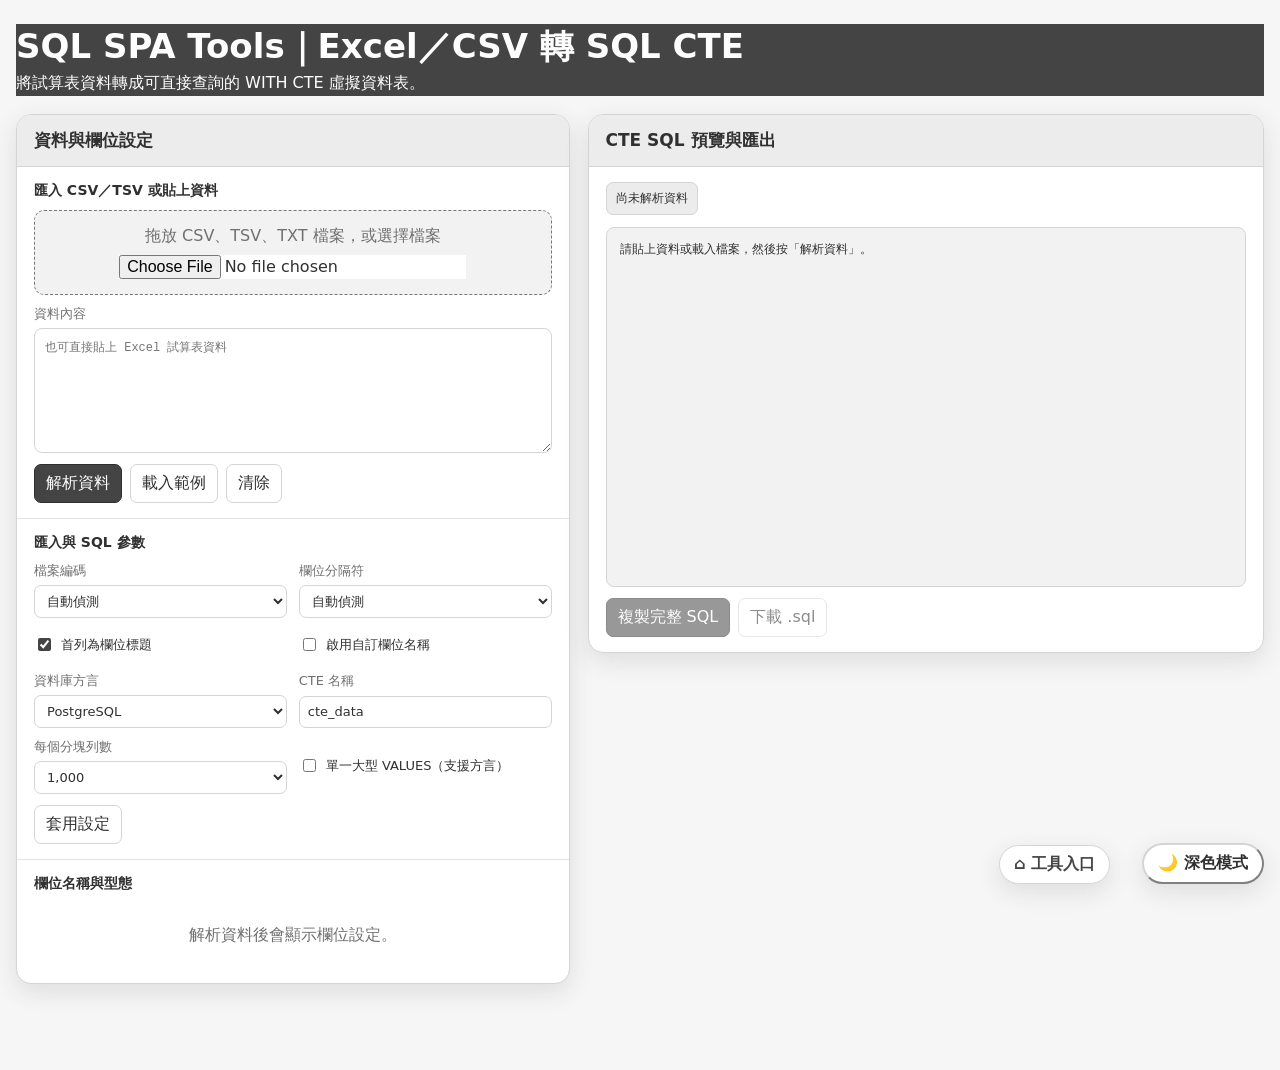
<file: sql-spa-tools-excel-csv-sql-cte.html>
<!doctype html>
<html lang="zh-Hant-TW">
<head>
  <meta charset="utf-8">
  <meta name="viewport" content="width=device-width, initial-scale=1">
  <title>SQL SPA Tools｜Excel／CSV 轉 SQL CTE</title>
  <link rel="stylesheet" href="theme.css">
  <script src="theme.js"></script>
  <style>
    * { box-sizing: border-box; }
    body { min-height: 100vh; margin: 0; font-family: var(--theme-font-sans); }
    button, input, select, textarea { font: inherit; }
    button { cursor: pointer; }
    .cte-app { width: min(1540px, calc(100% - 32px)); margin: auto; padding: 24px 0 86px; }
    .cte-header { display: flex; align-items: center; gap: 14px; flex-wrap: wrap; margin-bottom: 18px; }
    .cte-header h1 { margin: 0; color: var(--theme-text); font-size: clamp(23px, 4vw, 34px); }
    .cte-header p { flex: 1; min-width: 250px; margin: 0; color: var(--theme-surface); line-height: 1.6; }
    .cte-grid { display: grid; grid-template-columns: minmax(340px, .9fr) minmax(420px, 1.1fr); gap: 18px; align-items: start; }
    .cte-panel { min-width: 0; overflow: hidden; border: 1px solid var(--theme-border); border-radius: 15px; background: var(--theme-surface); box-shadow: var(--theme-shadow); }
    .cte-panel > h2 { margin: 0; padding: 14px 17px; border-bottom: 1px solid var(--theme-border); background: var(--theme-surface-alt); color: var(--theme-text); font-size: 17px; }
    .cte-section { padding: 15px 17px; border-bottom: 1px solid var(--theme-border-soft); }
    .cte-section:last-child { border-bottom: 0; }
    .cte-section h3 { margin: 0 0 10px; color: var(--theme-text); font-size: 14px; }
    .cte-drop { display: grid; gap: 8px; justify-items: center; padding: 15px; border: 1px dashed var(--theme-secondary); border-radius: 10px; background: var(--theme-surface-soft); color: var(--theme-muted); text-align: center; }
    .cte-drop.dragging { border-color: var(--theme-primary); background: var(--theme-info-soft); }
    .cte-drop input { max-width: 100%; }
    .cte-text { width: 100%; min-height: 125px; resize: vertical; border: 1px solid var(--theme-border); border-radius: 8px; padding: 10px; background: var(--theme-surface); color: var(--theme-text); font: 12px/1.5 var(--theme-font-mono); }
    .cte-form { display: grid; grid-template-columns: repeat(2, minmax(0, 1fr)); gap: 10px 12px; }
    .cte-field { display: grid; gap: 5px; color: var(--theme-muted); font-size: 13px; }
    .cte-field.full { grid-column: 1 / -1; }
    .cte-field input, .cte-field select { min-width: 0; width: 100%; border: 1px solid var(--theme-border); border-radius: 7px; padding: 7px 8px; background: var(--theme-surface); color: var(--theme-text); }
    .cte-check { display: flex; align-items: center; gap: 7px; min-height: 34px; color: var(--theme-text); font-size: 13px; }
    .cte-actions { display: flex; flex-wrap: wrap; gap: 8px; margin-top: 11px; }
    .cte-btn { border: 1px solid var(--theme-border); border-radius: 7px; padding: 8px 11px; background: var(--theme-surface); color: var(--theme-text); }
    .cte-btn:hover { border-color: var(--theme-primary); background: var(--theme-surface-soft); }
    .cte-btn.primary { border-color: var(--theme-primary-hover); background: var(--theme-primary); color: var(--theme-surface); }
    .cte-btn:disabled { cursor: not-allowed; opacity: .55; }
    .cte-btn:focus-visible, .cte-field input:focus-visible, .cte-field select:focus-visible, .cte-text:focus-visible, .cte-columns input:focus-visible, .cte-columns select:focus-visible { outline: 3px solid var(--theme-secondary); outline-offset: 2px; }
    .cte-message { margin-top: 9px; padding: 8px 10px; border-radius: 7px; color: var(--theme-info); background: var(--theme-info-soft); font-size: 13px; line-height: 1.5; }
    .cte-message.warning { color: var(--theme-warning); background: var(--theme-warning-soft); }
    .cte-message.error { color: var(--theme-danger); background: var(--theme-danger-soft); }
    .cte-stats { display: flex; flex-wrap: wrap; gap: 7px; margin-bottom: 12px; }
    .cte-stat { padding: 7px 9px; border: 1px solid var(--theme-border); border-radius: 7px; background: var(--theme-surface-alt); color: var(--theme-text); font-size: 12px; }
    .cte-code { min-height: 360px; max-height: 67vh; overflow: auto; margin: 0; padding: 13px; border: 1px solid var(--theme-border); border-radius: 8px; background: var(--theme-surface-soft); color: var(--theme-text); font: 12px/1.55 var(--theme-font-mono); white-space: pre; }
    .cte-columns-wrap { max-height: 300px; overflow: auto; border: 1px solid var(--theme-border); border-radius: 8px; }
    .cte-columns { width: 100%; border-collapse: collapse; font-size: 12px; }
    .cte-columns th, .cte-columns td { padding: 7px; border-bottom: 1px solid var(--theme-border-soft); text-align: left; white-space: nowrap; }
    .cte-columns th { position: sticky; top: 0; background: var(--theme-surface-alt); color: var(--theme-muted); }
    .cte-columns input, .cte-columns select { width: 130px; border: 1px solid var(--theme-border); border-radius: 5px; padding: 5px; background: var(--theme-surface); color: var(--theme-text); }
    .cte-columns input.duplicate { border-color: var(--theme-danger); background: var(--theme-danger-soft); }
    .cte-empty { padding: 22px 10px; color: var(--theme-muted); text-align: center; }
    @media (max-width: 900px) { .cte-grid { grid-template-columns: 1fr; } }
    @media (max-width: 560px) { .cte-app { width: calc(100% - 20px); padding-top: 15px; } .cte-form { grid-template-columns: 1fr; } .cte-field.full { grid-column: auto; } }
  </style>
</head>
<body>
  <main class="cte-app">
    <header class="cte-header">
      <div><h1>SQL SPA Tools｜Excel／CSV 轉 SQL CTE</h1><p>將試算表資料轉成可直接查詢的 WITH CTE 虛擬資料表。</p></div>
    </header>
    <div class="cte-grid">
      <section class="cte-panel" aria-labelledby="input-title">
        <h2 id="input-title">資料與欄位設定</h2>
        <div class="cte-section">
          <h3>匯入 CSV／TSV 或貼上資料</h3>
          <div class="cte-drop" id="dropZone"><span>拖放 CSV、TSV、TXT 檔案，或選擇檔案</span><input id="fileInput" type="file" accept=".csv,.tsv,.txt,text/csv,text/tab-separated-values,text/plain"></div>
          <label class="cte-field" style="margin-top:10px">資料內容<textarea id="rawInput" class="cte-text" placeholder="也可直接貼上 Excel 試算表資料"></textarea></label>
          <div class="cte-actions"><button class="cte-btn primary" id="parseBtn" type="button">解析資料</button><button class="cte-btn" id="sampleBtn" type="button">載入範例</button><button class="cte-btn" id="clearBtn" type="button">清除</button></div>
          <div id="message" class="cte-message" role="status" hidden></div>
        </div>
        <div class="cte-section">
          <h3>匯入與 SQL 參數</h3>
          <div class="cte-form">
            <label class="cte-field">檔案編碼<select id="fileEncoding"><option value="auto">自動偵測</option><option value="utf-8">UTF-8</option><option value="big5">Big5／CP950</option><option value="big5-hkscs">Big5-HKSCS</option><option value="utf-16le">UTF-16LE</option><option value="utf-16be">UTF-16BE</option></select></label>
            <label class="cte-field">欄位分隔符<select id="delimiter"><option value="auto">自動偵測</option><option value=",">逗號 CSV</option><option value="\t">定位點 TSV</option><option value=";">分號</option><option value="|">直線</option></select></label>
            <label class="cte-check"><input id="hasHeader" type="checkbox" checked> 首列為欄位標題</label>
            <label class="cte-check"><input id="customEnabled" type="checkbox"> 啟用自訂欄位名稱</label>
            <label class="cte-field">資料庫方言<select id="dialect"><option value="postgresql">PostgreSQL</option><option value="mssql">Microsoft SQL Server</option><option value="mysql">MySQL 8.0.19+</option><option value="oracle">Oracle 12c+</option><option value="sqlite">SQLite</option><option value="duckdb">DuckDB</option><option value="snowflake">Snowflake</option><option value="bigquery">BigQuery</option></select></label>
            <label class="cte-field">CTE 名稱<input id="cteName" value="cte_data" maxlength="80"></label>
            <label class="cte-field">每個分塊列數<select id="chunkSize"><option value="1000">1,000</option><option value="2000">2,000</option><option value="5000">5,000</option></select></label>
            <label class="cte-check"><input id="singleValues" type="checkbox"> 單一大型 VALUES（支援方言）</label>
          </div>
          <div class="cte-actions"><button class="cte-btn" id="applyBtn" type="button">套用設定</button></div>
        </div>
        <div class="cte-section"><h3>欄位名稱與型態</h3><div id="columns"><div class="cte-empty">解析資料後會顯示欄位設定。</div></div></div>
      </section>
      <section class="cte-panel" aria-labelledby="preview-title">
        <h2 id="preview-title">CTE SQL 預覽與匯出</h2>
        <div class="cte-section"><div class="cte-stats" id="stats"><span class="cte-stat">尚未解析資料</span></div><pre class="cte-code" id="sqlPreview">請貼上資料或載入檔案，然後按「解析資料」。</pre><div class="cte-actions"><button class="cte-btn primary" id="copyBtn" type="button" disabled>複製完整 SQL</button><button class="cte-btn" id="downloadBtn" type="button" disabled>下載 .sql</button></div></div>
      </section>
    </div>
  </main>
  <a class="home-link" href="index.html">⌂ 工具入口</a>
  <button id="themeToggle" class="theme-toggle" type="button">🌙 深色模式</button>
  <script>
    (() => {
      const DIALECTS = {
        postgresql: { name: 'PostgreSQL', quote: '"', close: '"', style: 'values', max: 5000 },
        mssql: { name: 'Microsoft SQL Server', quote: '[', close: ']', style: 'mssql', max: 1000 },
        mysql: { name: 'MySQL 8.0.19+', quote: '`', close: '`', style: 'mysql', max: 2000 },
        oracle: { name: 'Oracle 12c+', quote: '"', close: '"', style: 'oracle', max: 1000 },
        sqlite: { name: 'SQLite', quote: '"', close: '"', style: 'values', max: 1000 },
        duckdb: { name: 'DuckDB', quote: '"', close: '"', style: 'values', max: 50000 },
        snowflake: { name: 'Snowflake', quote: '"', close: '"', style: 'values', max: 50000 },
        bigquery: { name: 'BigQuery', quote: '`', close: '`', style: 'select', max: 1000 },
      };
      const TYPES = ['INTEGER', 'BIGINT', 'DECIMAL(18, 4)', 'FLOAT', 'BOOLEAN', 'DATE', 'TIMESTAMP', 'VARCHAR(255)', 'TEXT'];
      function decodeBytes(input, encoding = 'auto') {
        const bytes = input instanceof Uint8Array ? input : new Uint8Array(input);
        if (bytes.length >= 3 && bytes[0] === 0xef && bytes[1] === 0xbb && bytes[2] === 0xbf) return new TextDecoder('utf-8').decode(bytes.slice(3));
        if (bytes.length >= 2 && bytes[0] === 0xff && bytes[1] === 0xfe) return new TextDecoder('utf-16le').decode(bytes.slice(2));
        if (bytes.length >= 2 && bytes[0] === 0xfe && bytes[1] === 0xff) return new TextDecoder('utf-16be').decode(bytes.slice(2));
        if (encoding !== 'auto') {
          try { return new TextDecoder(encoding).decode(bytes); }
          catch (error) { if (encoding === 'big5-hkscs') return new TextDecoder('big5').decode(bytes); throw error; }
        }
        try { return new TextDecoder('utf-8', { fatal: true }).decode(bytes); }
        catch { return new TextDecoder('big5').decode(bytes); }
      }
      function decodeFile(input, encoding = 'auto') {
        const bytes = input instanceof Uint8Array ? input : new Uint8Array(input);
        if (bytes.length >= 3 && bytes[0] === 0xef && bytes[1] === 0xbb && bytes[2] === 0xbf) return { text: decodeBytes(bytes, encoding), encoding: 'UTF-8 BOM' };
        if (bytes.length >= 2 && bytes[0] === 0xff && bytes[1] === 0xfe) return { text: decodeBytes(bytes, encoding), encoding: 'UTF-16LE BOM' };
        if (bytes.length >= 2 && bytes[0] === 0xfe && bytes[1] === 0xff) return { text: decodeBytes(bytes, encoding), encoding: 'UTF-16BE BOM' };
        if (encoding !== 'auto') return { text: decodeBytes(bytes, encoding), encoding: encoding === 'big5' ? 'Big5／CP950' : encoding === 'big5-hkscs' ? 'Big5-HKSCS' : encoding.toUpperCase() };
        try { new TextDecoder('utf-8', { fatal: true }).decode(bytes); return { text: decodeBytes(bytes, 'utf-8'), encoding: 'UTF-8' }; }
        catch { return { text: decodeBytes(bytes, 'big5'), encoding: 'Big5／CP950（自動偵測）' }; }
      }
      function detectDelimiter(text) {
        const line = String(text).split(/\r?\n/, 1)[0];
        const candidates = ['\t', ',', ';', '|'];
        return candidates.sort((a, b) => line.split(b).length - line.split(a).length)[0];
      }
      function parseDelimited(text, delimiter) {
        const input = String(text ?? '').replace(/^\uFEFF/, '');
        const sep = delimiter && delimiter !== 'auto' ? (delimiter === '\\t' ? '\t' : delimiter) : detectDelimiter(input);
        const rows = []; let row = []; let field = ''; let quoted = false;
        for (let i = 0; i < input.length; i++) {
          const char = input[i];
          if (quoted) {
            if (char === '"' && input[i + 1] === '"') { field += '"'; i++; }
            else if (char === '"') quoted = false;
            else field += char;
          } else if (char === '"' && field === '') quoted = true;
          else if (char === sep) { row.push(field); field = ''; }
          else if (char === '\n' || char === '\r') {
            if (char === '\r' && input[i + 1] === '\n') i++;
            row.push(field); rows.push(row); row = []; field = '';
          } else field += char;
        }
        if (field !== '' || row.length || (input && !/[\r\n]$/.test(input))) { row.push(field); rows.push(row); }
        const width = Math.max(0, ...rows.map(item => item.length));
        return rows.filter(item => item.some(value => value !== '')).map(item => Array.from({ length: width }, (_, index) => item[index] ?? ''));
      }
      function inferColumnType(values) {
        const sample = values.filter(value => value !== null && String(value).trim() !== '' && !/^(null|n\/a|na|nil)$/i.test(String(value).trim())).map(value => String(value).trim());
        if (!sample.length) return 'TEXT';
        if (sample.every(value => /^(true|false|1|0|yes|no|y|n)$/i.test(value))) return 'BOOLEAN';
        if (sample.every(value => /^-?\d+$/.test(value) && !/^[-+]?0\d+/.test(value))) {
          return sample.some(value => Number(value) > 2147483647 || Number(value) < -2147483648) ? 'BIGINT' : 'INTEGER';
        }
        if (sample.every(value => /^-?\d+\.\d+$/.test(value))) {
          const parts = sample.map(value => value.replace('-', '').split('.'));
          const scale = Math.max(...parts.map(part => part[1].length));
          const precision = Math.min(38, Math.max(...parts.map(part => part[0].length)) + scale);
          return `DECIMAL(${precision}, ${Math.min(scale, precision)})`;
        }
        if (sample.every(value => /^\d{4}-\d{2}-\d{2}$/.test(value))) return 'DATE';
        if (sample.every(value => /^\d{4}-\d{2}-\d{2}[ T]\d{2}:\d{2}(:\d{2}(\.\d+)?)?$/.test(value))) return 'TIMESTAMP';
        return 'TEXT';
      }
      function resolveColumnNames(columns, enableCustom = false) {
        const seen = new Set();
        return columns.map((column, index) => {
          const provided = enableCustom ? String(column.customName ?? '').trim() : '';
          const original = String(column.originalName ?? '').trim();
          const safe = normalizeColumnName(provided || original || `col_${index + 1}`, index);
          let name = safe; let suffix = 1;
          while (seen.has(name.toLowerCase())) name = `${safe}_${suffix++}`;
          seen.add(name.toLowerCase()); return name;
        });
      }
      function normalizeColumnName(baseName, index = 0) {
        let safe = String(baseName).replace(/[\s.\-]+/g, '_').replace(/[^a-zA-Z0-9_\u4e00-\u9fff]/g, '') || `col_${index + 1}`;
        if (/^\d/.test(safe)) safe = `col_${safe}`;
        return safe;
      }
      function findDuplicateCustomNames(columns) {
        const indexesByName = new Map();
        columns.forEach((column, index) => {
          const raw = String(column.customName ?? '').trim();
          if (!raw) return;
          const normalized = normalizeColumnName(raw, index).toLowerCase();
          if (!indexesByName.has(normalized)) indexesByName.set(normalized, []);
          indexesByName.get(normalized).push(index);
        });
        return [...indexesByName.values()].filter(indexes => indexes.length > 1).flat();
      }
      function quoteIdentifier(name, dialect) {
        const spec = DIALECTS[dialect] || DIALECTS.postgresql;
        return `${spec.quote}${String(name).replaceAll(spec.close, spec.close + spec.close)}${spec.close}`;
      }
      function dialectType(type, dialect) {
        const normalized = String(type || 'TEXT').toUpperCase();
        const decimal = normalized.match(/^DECIMAL\((\d+)\s*,\s*(\d+)\)$/);
        if (dialect === 'sqlite') {
          if (/^(INTEGER|BIGINT|BOOLEAN)$/.test(normalized)) return 'INTEGER';
          if (/^(FLOAT|REAL|DOUBLE)/.test(normalized)) return 'REAL';
          if (decimal || normalized === 'NUMERIC') return 'NUMERIC';
          return 'TEXT';
        }
        if (dialect === 'bigquery') {
          if (/^(INTEGER|BIGINT)$/.test(normalized)) return 'INT64';
          if (normalized === 'BOOLEAN') return 'BOOL';
          if (normalized === 'FLOAT') return 'FLOAT64';
          if (decimal) return `NUMERIC(${decimal[1]}, ${decimal[2]})`;
          if (normalized === 'DATE' || normalized === 'TIMESTAMP') return normalized;
          return 'STRING';
        }
        if (dialect === 'oracle') {
          if (normalized === 'INTEGER') return 'NUMBER(10)';
          if (normalized === 'BIGINT') return 'NUMBER(19)';
          if (normalized === 'BOOLEAN') return 'NUMBER(1)';
          if (normalized === 'FLOAT') return 'BINARY_DOUBLE';
          if (decimal) return `NUMBER(${decimal[1]}, ${decimal[2]})`;
          if (normalized === 'TEXT' || normalized.startsWith('VARCHAR')) return 'VARCHAR2(4000)';
        }
        if (dialect === 'mysql') {
          if (/^(INTEGER|BIGINT|BOOLEAN)$/.test(normalized)) return 'SIGNED';
          if (normalized === 'FLOAT') return 'DOUBLE';
          if (normalized === 'TIMESTAMP') return 'DATETIME';
          if (normalized === 'TEXT' || normalized.startsWith('VARCHAR')) return 'CHAR';
        }
        if (dialect === 'mssql') {
          if (normalized === 'TIMESTAMP') return 'DATETIME2';
          if (normalized === 'BOOLEAN') return 'BIT';
          if (normalized === 'TEXT') return 'NVARCHAR(MAX)';
          if (normalized.startsWith('VARCHAR')) return 'NVARCHAR(255)';
        }
        if (dialect === 'postgresql' && normalized === 'BOOLEAN') return 'BOOLEAN';
        return normalized;
      }
      function sqlLiteral(value, type, dialect) {
        if (value === null || value === undefined || String(value).trim() === '' || /^(null|n\/a|na|nil)$/i.test(String(value).trim())) return 'NULL';
        const text = String(value).trim();
        if (dialect === 'oracle' && /^DATE$/i.test(type) && /^\d{4}-\d{2}-\d{2}$/.test(text)) return `TO_DATE('${text}', 'YYYY-MM-DD')`;
        if (dialect === 'oracle' && /^TIMESTAMP$/i.test(type)) {
          const timestamp = text.match(/^(\d{4}-\d{2}-\d{2})[ T](\d{2}:\d{2})(?::(\d{2})(?:\.(\d+))?)?$/);
          if (timestamp) {
            const normalized = `${timestamp[1]} ${timestamp[2]}${timestamp[3] ? `:${timestamp[3]}${timestamp[4] ? `.${timestamp[4]}` : ''}` : ''}`;
            const format = `YYYY-MM-DD HH24:MI${timestamp[3] ? `:SS${timestamp[4] ? '.FF' : ''}` : ''}`;
            return `TO_TIMESTAMP('${normalized}', '${format}')`;
          }
        }
        if (/^(INTEGER|BIGINT|DECIMAL|FLOAT)/i.test(type)) return /^[-+]?\d+(\.\d+)?([eE][-+]?\d+)?$/.test(text) ? text : 'NULL';
        if (/^BOOLEAN$/i.test(type)) {
          const truthy = /^(true|1|yes|y)$/i.test(text);
          if (dialect === 'oracle' || dialect === 'sqlite' || dialect === 'mssql' || dialect === 'mysql') return truthy ? '1' : '0';
          return truthy ? 'TRUE' : 'FALSE';
        }
        const escaped = String(value).replaceAll("'", "''");
        return dialect === 'mssql' ? `N'${escaped}'` : `'${escaped}'`;
      }
      function normalizeChunkSize(dialect, requested) {
        const spec = DIALECTS[dialect] || DIALECTS.postgresql;
        const size = Math.max(1, Math.floor(Number(requested) || 1000));
        return Math.min(size, spec.max);
      }
      function generateCteSql({ rows, columns, cteName = 'cte_data', chunkSize = 1000, dialect = 'postgresql', enableCustomColumnNames = false, singleValues = false }) {
        if (!Array.isArray(columns) || !columns.length) throw new Error('至少需要一個欄位');
        if (!Array.isArray(rows) || !rows.length) throw new Error('至少需要一筆資料');
        const spec = DIALECTS[dialect];
        if (!spec) throw new Error('不支援的 SQL 方言');
        const safeCte = String(cteName).trim().replace(/[^a-zA-Z0-9_\u4e00-\u9fff]/g, '_').replace(/^\d/, '_$&') || 'cte_data';
        const names = resolveColumnNames(columns, enableCustomColumnNames);
        const quotedColumns = names.map(name => quoteIdentifier(name, dialect));
        const types = columns.map(column => dialectType(column.overrideType || column.inferredType || 'TEXT', dialect));
        const size = singleValues && ['postgresql', 'duckdb', 'snowflake'].includes(dialect) ? rows.length : normalizeChunkSize(dialect, chunkSize);
        const chunks = Math.ceil(rows.length / size);
        const parts = [];
        const renderRow = (row, index) => `(${columns.map((column, colIndex) => {
          const literal = sqlLiteral(row[colIndex] ?? '', column.overrideType || column.inferredType || 'TEXT', dialect);
          return index === 0 ? `CAST(${literal} AS ${types[colIndex]})` : literal;
        }).join(', ')})`;
        for (let chunk = 0; chunk < chunks; chunk++) {
          const partName = `${safeCte}_part_${chunk + 1}`;
          const chunkRows = rows.slice(chunk * size, Math.min(rows.length, (chunk + 1) * size));
          let body;
          if (spec.style === 'oracle') {
            body = chunkRows.map((row, index) => `    SELECT ${columns.map((_, colIndex) => `${index === 0 ? `CAST(${sqlLiteral(row[colIndex] ?? '', columns[colIndex].overrideType || columns[colIndex].inferredType, dialect)} AS ${types[colIndex]})` : sqlLiteral(row[colIndex] ?? '', columns[colIndex].overrideType || columns[colIndex].inferredType, dialect)} AS ${quotedColumns[colIndex]}`).join(', ')} FROM dual`).join('\n    UNION ALL\n');
          } else if (spec.style === 'select') {
            body = chunkRows.map((row, index) => `    SELECT ${columns.map((_, colIndex) => `${index === 0 ? `CAST(${sqlLiteral(row[colIndex] ?? '', columns[colIndex].overrideType || columns[colIndex].inferredType, dialect)} AS ${types[colIndex]})` : sqlLiteral(row[colIndex] ?? '', columns[colIndex].overrideType || columns[colIndex].inferredType, dialect)} AS ${quotedColumns[colIndex]}`).join(', ')}`).join('\n    UNION ALL\n');
          } else if (spec.style === 'mssql') {
            body = `    SELECT ${quotedColumns.join(', ')}\n    FROM (VALUES\n${chunkRows.map((row, index) => `      ${renderRow(row, index)}`).join(',\n')}\n    ) AS [cte_values] (${quotedColumns.join(', ')})`;
          } else if (spec.style === 'mysql') {
            body = `    VALUES ${chunkRows.map((row, index) => `ROW${renderRow(row, index)}`).join(',\n          ')}`;
          } else {
            body = `    VALUES\n${chunkRows.map((row, index) => `      ${renderRow(row, index)}`).join(',\n')}`;
          }
          parts.push(`  ${partName} (${quotedColumns.join(', ')}) AS (\n${body}\n  )`);
        }
        const finalName = safeCte;
        const union = Array.from({ length: chunks }, (_, index) => `    SELECT * FROM ${safeCte}_part_${index + 1}`).join('\n    UNION ALL\n');
        parts.push(`  ${finalName} AS (\n${union}\n  )`);
        return `WITH\n${parts.join(',\n')}\nSELECT * FROM ${finalName};`;
      }
      const Core = { DIALECTS, decodeBytes, decodeFile, detectDelimiter, parseDelimited, inferColumnType, normalizeColumnName, findDuplicateCustomNames, resolveColumnNames, quoteIdentifier, dialectType, normalizeChunkSize, generateCteSql };
      globalThis.ExcelCsvSqlCteCore = Core;
      if (typeof document === 'undefined' || !document.getElementById('rawInput')) return;
      const $ = id => document.getElementById(id);
      const state = { model: null, sql: '', sourceBytes: null, fileName: 'cte-data.sql', sourceEncoding: '尚未載入檔案' };
      function showMessage(text, type = '') { $('message').textContent = text; $('message').className = `cte-message ${type}`; $('message').hidden = !text; }
      function settings() { return { dialect: $('dialect').value, cteName: $('cteName').value.trim() || 'cte_data', chunkSize: Number($('chunkSize').value), hasHeader: $('hasHeader').checked, enableCustomColumnNames: $('customEnabled').checked, singleValues: $('singleValues').checked }; }
      function updateDialectOptions() {
        const dialect = $('dialect').value;
        const max = DIALECTS[dialect].max;
        const options = [1000, 2000, 5000, 50000].filter(size => size <= max);
        $('chunkSize').innerHTML = options.map(size => `<option value="${size}">${size.toLocaleString()}</option>`).join('');
        $('chunkSize').value = '1000';
        const supportsSingle = ['postgresql', 'duckdb', 'snowflake'].includes(dialect);
        $('singleValues').disabled = !supportsSingle;
        if (!supportsSingle) $('singleValues').checked = false;
      }
      function buildModel(data) {
        if (!data.length || !data[0].length) throw new Error('找不到可用資料');
        const options = settings();
        const headers = options.hasHeader ? data[0] : data[0].map((_, index) => `col_${index + 1}`);
        const body = options.hasHeader ? data.slice(1) : data;
        if (!body.length) throw new Error('資料中沒有資料列');
        const width = Math.max(...data.map(row => row.length));
        const sourceHeaders = Array.from({ length: width }, (_, index) => headers[index] || `col_${index + 1}`);
        const sampleIndexes = new Set();
        for (let i = 0; i < Math.min(2000, body.length); i++) sampleIndexes.add(i);
        for (let i = 0; i < 1000; i++) sampleIndexes.add(Math.floor((i * (body.length - 1)) / 999));
        const columns = sourceHeaders.map((originalName, index) => {
          const sample = [...sampleIndexes].map(rowIndex => body[rowIndex]?.[index] ?? '').filter(value => value !== '');
          return { originalName, customName: '', inferredType: inferColumnType(sample), overrideType: '' };
        });
        return { columns, rows: body.map(row => Array.from({ length: width }, (_, index) => row[index] ?? '')) };
      }
      function renderColumns() {
        if (!state.model) return;
        const enabled = $('customEnabled').checked;
        const duplicates = new Set(findDuplicateCustomNames(state.model.columns));
        $('columns').innerHTML = `<div class="cte-columns-wrap"><table class="cte-columns"><thead><tr><th>#</th><th>原始名稱</th><th>自訂名稱</th><th>推論型態</th><th>覆寫型態</th></tr></thead><tbody>${state.model.columns.map((column, index) => `<tr><td>${index + 1}</td><td>${escapeHtml(column.originalName)}</td><td><input data-index="${index}" data-key="customName" aria-label="第 ${index + 1} 欄自訂名稱" aria-invalid="${duplicates.has(index)}" class="${duplicates.has(index) ? 'duplicate' : ''}" title="${duplicates.has(index) ? '欄名重複，輸出時會自動加上序號' : ''}" value="${escapeHtml(column.customName)}" ${enabled ? '' : 'disabled'}></td><td>${column.inferredType}</td><td><select data-index="${index}" data-key="overrideType"><option value="">使用推論</option>${TYPES.map(type => `<option value="${type}" ${column.overrideType === type ? 'selected' : ''}>${type}</option>`).join('')}</select></td></tr>`).join('')}</tbody></table></div>`;
      }
      function updateDuplicateIndicators() {
        const duplicates = new Set(findDuplicateCustomNames(state.model?.columns || []));
        $('columns').querySelectorAll('[data-key="customName"]').forEach(control => {
          const duplicate = duplicates.has(Number(control.dataset.index));
          control.classList.toggle('duplicate', duplicate);
          control.setAttribute('aria-invalid', String(duplicate));
          control.title = duplicate ? '欄名重複，輸出時會自動加上序號' : '';
        });
      }
      function escapeHtml(value) { return String(value ?? '').replace(/[&<>"']/g, char => ({ '&': '&amp;', '<': '&lt;', '>': '&gt;', '"': '&quot;', "'": '&#39;' })[char]); }
      function renderPreview() {
        const lines = state.sql.split('\n');
        const preview = lines.length <= 260 ? state.sql : `${lines.slice(0, 200).join('\n')}\n\n/* ... 中間省略 ${lines.length - 250} 行，請複製或下載完整 SQL ... */\n\n${lines.slice(-50).join('\n')}`;
        $('sqlPreview').textContent = preview;
      }
      function refresh() {
        if (!state.model) return;
        try {
          const options = settings();
          state.sql = generateCteSql({ ...state.model, ...options });
          const effectiveChunk = options.singleValues && ['postgresql', 'duckdb', 'snowflake'].includes(options.dialect) ? state.model.rows.length : normalizeChunkSize(options.dialect, options.chunkSize);
          const chunkCount = Math.ceil(state.model.rows.length / effectiveChunk);
          $('stats').innerHTML = [`資料列：${state.model.rows.length.toLocaleString()}`, `欄位：${state.model.columns.length}`, `分塊：${chunkCount}`, `編碼：${state.sourceEncoding}`, `自訂欄名：${options.enableCustomColumnNames ? '啟用' : '未啟用'}`, `SQL：約 ${(new Blob([state.sql]).size / 1024 / 1024).toFixed(2)} MB`].map(value => `<span class="cte-stat">${escapeHtml(value)}</span>`).join('');
          $('copyBtn').disabled = false; $('downloadBtn').disabled = false; renderPreview();
        } catch (error) { state.sql = ''; $('copyBtn').disabled = true; $('downloadBtn').disabled = true; showMessage(error.message, 'error'); }
      }
      function parseInput() {
        try {
          const text = $('rawInput').value;
          if (!text.trim()) throw new Error('請先輸入或載入資料');
          if (text.length > 200 * 1024 * 1024) throw new Error('資料超過 200 MB 上限，請拆分檔案後再匯入');
          const rows = parseDelimited(text, $('delimiter').value);
          state.model = buildModel(rows); renderColumns(); refresh();
          showMessage(`解析完成：${state.model.rows.length.toLocaleString()} 筆、${state.model.columns.length} 欄。`, '');
        } catch (error) { state.model = null; $('columns').innerHTML = '<div class="cte-empty">解析失敗，請修正資料後重試。</div>'; $('sqlPreview').textContent = '請先修正輸入資料。'; $('stats').innerHTML = '<span class="cte-stat">尚未解析資料</span>'; showMessage(error.message, 'error'); }
      }
      async function loadFile(file) {
        if (!file) return;
        if (file.size > 200 * 1024 * 1024) { showMessage('檔案超過 200 MB 上限。', 'error'); return; }
        state.sourceBytes = new Uint8Array(await file.arrayBuffer()); state.fileName = `${file.name.replace(/\.[^.]+$/, '') || 'cte-data'}.sql`;
        const decoded = decodeFile(state.sourceBytes, $('fileEncoding').value);
        state.sourceEncoding = decoded.encoding; $('rawInput').value = decoded.text; parseInput();
      }
      $('parseBtn').addEventListener('click', parseInput);
      $('sampleBtn').addEventListener('click', () => { $('rawInput').value = 'User ID,Name,Amount,Order Date\n1,"王小明",120.50,2026-01-01\n2,"O\'Brien",80.00,2026-01-02'; state.sourceEncoding = '貼上文字'; parseInput(); });
      $('clearBtn').addEventListener('click', () => { $('rawInput').value = ''; state.model = null; state.sql = ''; state.sourceBytes = null; $('columns').innerHTML = '<div class="cte-empty">解析資料後會顯示欄位設定。</div>'; $('stats').innerHTML = '<span class="cte-stat">尚未解析資料</span>'; $('sqlPreview').textContent = '請貼上資料或載入檔案，然後按「解析資料」。'; $('copyBtn').disabled = true; $('downloadBtn').disabled = true; showMessage(''); });
      $('fileInput').addEventListener('change', async event => { try { await loadFile(event.target.files[0]); } catch (error) { showMessage(`檔案讀取失敗：${error.message}`, 'error'); } finally { event.target.value = ''; } });
      $('dropZone').addEventListener('dragover', event => { event.preventDefault(); $('dropZone').classList.add('dragging'); });
      $('dropZone').addEventListener('dragleave', () => $('dropZone').classList.remove('dragging'));
      $('dropZone').addEventListener('drop', async event => { event.preventDefault(); $('dropZone').classList.remove('dragging'); try { await loadFile(event.dataTransfer.files[0]); } catch (error) { showMessage(`檔案讀取失敗：${error.message}`, 'error'); } });
      $('fileEncoding').addEventListener('change', () => { if (!state.sourceBytes) return; try { const decoded = decodeFile(state.sourceBytes, $('fileEncoding').value); state.sourceEncoding = decoded.encoding; $('rawInput').value = decoded.text; parseInput(); } catch (error) { showMessage(`編碼解碼失敗：${error.message}`, 'error'); } });
      ['dialect', 'cteName', 'chunkSize', 'singleValues', 'hasHeader', 'customEnabled', 'delimiter'].forEach(id => $(id).addEventListener('change', () => { if (id === 'dialect') updateDialectOptions(); if (id === 'customEnabled') renderColumns(); if (id === 'hasHeader' || id === 'delimiter') { if ($('rawInput').value.trim()) parseInput(); } else refresh(); }));
      $('applyBtn').addEventListener('click', () => { renderColumns(); refresh(); });
      $('columns').addEventListener('input', event => { const control = event.target.closest('[data-index]'); if (!control || !state.model) return; state.model.columns[Number(control.dataset.index)][control.dataset.key] = control.value; updateDuplicateIndicators(); refresh(); });
      $('columns').addEventListener('change', event => { const control = event.target.closest('[data-index]'); if (!control || !state.model) return; state.model.columns[Number(control.dataset.index)][control.dataset.key] = control.value; refresh(); });
      $('copyBtn').addEventListener('click', async () => { try { await navigator.clipboard.writeText(state.sql); showMessage('完整 SQL 已複製。'); } catch { showMessage('瀏覽器無法寫入剪貼簿，請改用下載功能。', 'error'); } });
      $('downloadBtn').addEventListener('click', () => { const url = URL.createObjectURL(new Blob([state.sql], { type: 'text/sql;charset=utf-8' })); const link = document.createElement('a'); link.href = url; link.download = state.fileName; link.click(); setTimeout(() => URL.revokeObjectURL(url), 1000); showMessage('完整 SQL 已下載。'); });
      updateDialectOptions();
    })();
  </script>
</body>
</html>
</file>
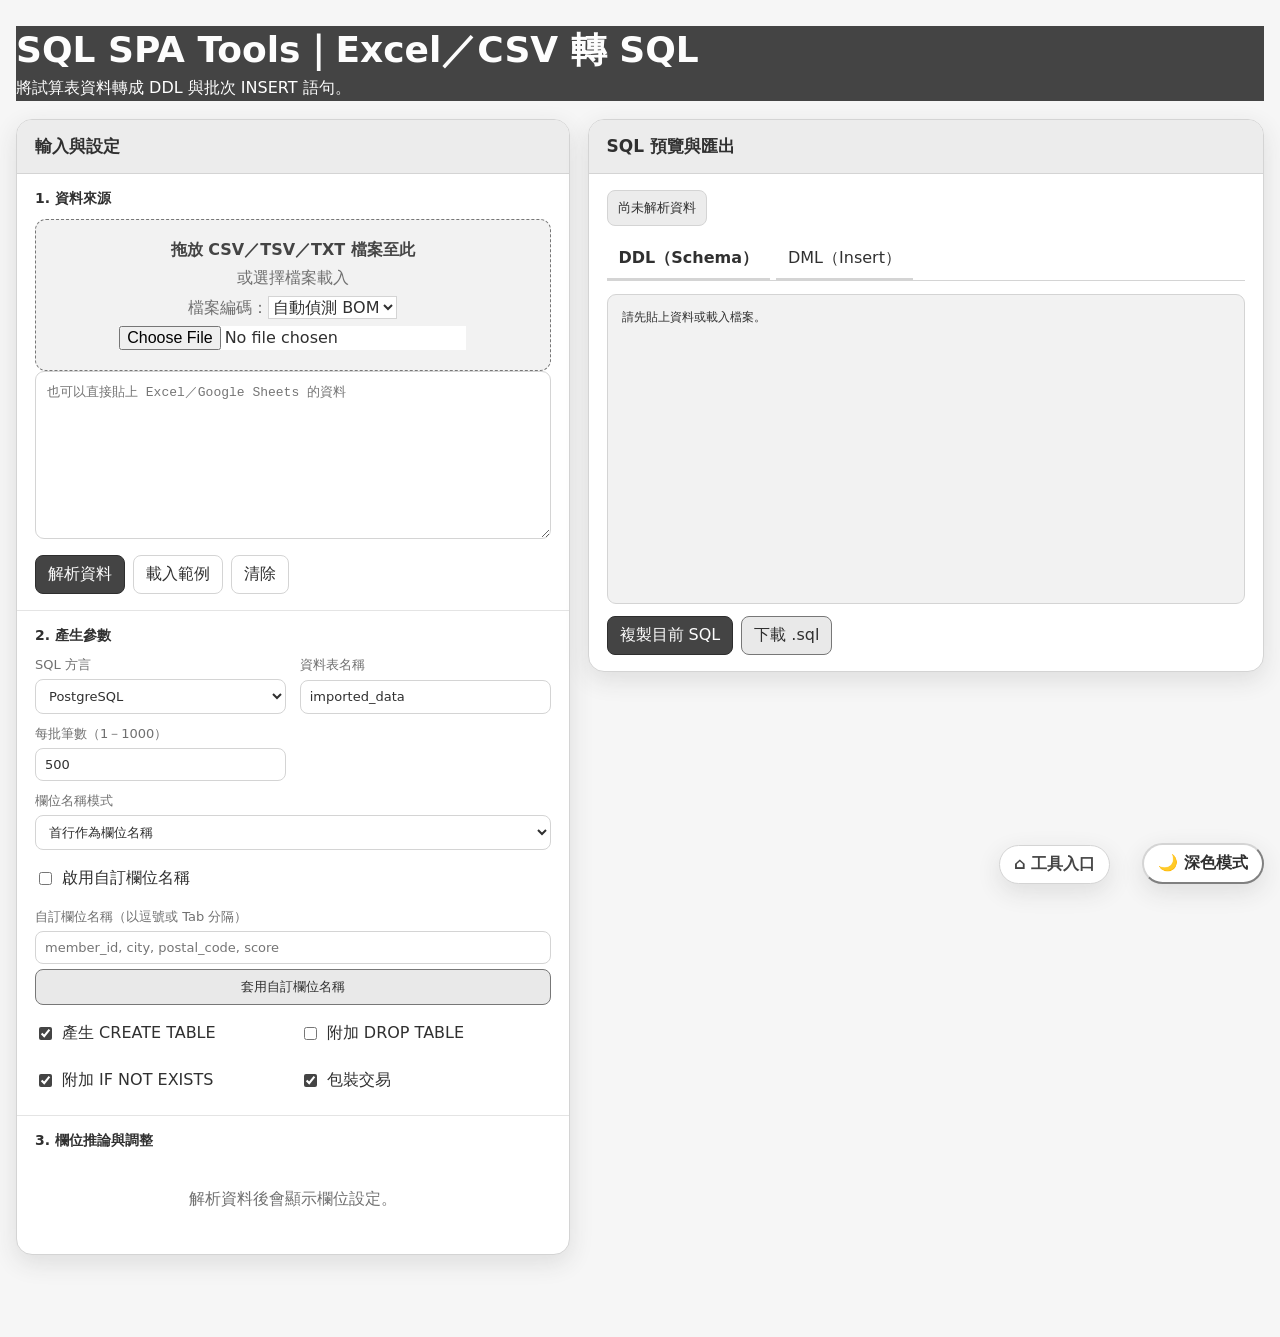
<file: sql-spa-tools-excel-csv-sql.html>
<!doctype html>
<html lang="zh-Hant-TW">
<head>
  <meta charset="utf-8">
  <meta name="viewport" content="width=device-width, initial-scale=1">
  <title>SQL SPA Tools｜Excel／CSV 轉 SQL</title>
  <link rel="stylesheet" href="theme.css">
  <script src="theme.js"></script>
  <style>
    :root { --csv-max: 1500px;  }
    * { box-sizing: border-box; }
    body { min-height: 100vh; margin: 0; font-family: var(--theme-font-sans); }
    button, input, select, textarea { font: inherit; }
    button { cursor: pointer; }
    .csv-app { width: min(var(--csv-max), calc(100% - 32px)); margin: 0 auto; padding: 26px 0 82px; }
    .csv-header { display: flex; align-items: center; gap: 14px; flex-wrap: wrap; margin-bottom: 18px; }
    .csv-header h1 { margin: 0; color: var(--theme-text); font-size: clamp(24px, 4vw, 36px); }
    .csv-header p { flex: 1; min-width: 260px; margin: 0; color: var(--theme-surface); line-height: 1.6; }
    .csv-grid { display: grid; grid-template-columns: minmax(340px, .9fr) minmax(420px, 1.1fr); gap: 18px; align-items: start; }
    .csv-panel { min-width: 0; border: 1px solid var(--theme-border); border-radius: 16px; background: var(--theme-surface); box-shadow: var(--theme-shadow); overflow: hidden; }
    .csv-panel > h2 { margin: 0; padding: 15px 18px; border-bottom: 1px solid var(--theme-border); background: var(--theme-surface-alt); color: var(--theme-text); font-size: 17px; }
    .csv-section { padding: 16px 18px; border-bottom: 1px solid var(--theme-border-soft); }
    .csv-section:last-child { border-bottom: 0; }
    .csv-section h3 { margin: 0 0 11px; color: var(--theme-text); font-size: 14px; }
    .csv-drop { display: grid; min-height: 112px; place-items: center; gap: 7px; padding: 20px; border: 1px dashed var(--theme-secondary); border-radius: 11px; background: var(--theme-surface-soft); color: var(--theme-muted); text-align: center; }
    .csv-drop.dragging { border-color: var(--theme-primary); background: var(--theme-info-soft); }
    .csv-drop strong { color: var(--theme-primary); }
    .csv-drop input { max-width: 100%; }
    .csv-text { width: 100%; min-height: 168px; resize: vertical; border: 1px solid var(--theme-border); border-radius: 9px; padding: 11px; background: var(--theme-surface); color: var(--theme-text); font: 13px/1.55 var(--theme-font-mono); }
    .csv-form { display: grid; grid-template-columns: repeat(2, minmax(0, 1fr)); gap: 11px 14px; }
    .csv-field { display: grid; gap: 5px; color: var(--theme-muted); font-size: 13px; }
    .csv-field.full { grid-column: 1 / -1; }
    .csv-field input, .csv-field select { width: 100%; border: 1px solid var(--theme-border); border-radius: 8px; padding: 8px 9px; background: var(--theme-surface); color: var(--theme-text); }
    .csv-check { display: flex; align-items: center; gap: 7px; min-height: 36px; color: var(--theme-text); }
    .csv-actions { display: flex; gap: 8px; flex-wrap: wrap; margin-top: 12px; }
    .csv-btn { border: 1px solid var(--theme-border); border-radius: 8px; padding: 8px 12px; background: var(--theme-surface); color: var(--theme-text); }
    .csv-btn:hover { border-color: var(--theme-primary); background: var(--theme-surface-soft); }
    .csv-btn.primary { border-color: var(--theme-primary-hover); background: var(--theme-primary); color: #fdfdfd; }
    .csv-btn.secondary { border-color: var(--theme-secondary); background: var(--theme-secondary-soft); }
    .csv-message { margin-top: 10px; padding: 9px 11px; border-radius: 8px; color: var(--theme-info); background: var(--theme-info-soft); font-size: 13px; line-height: 1.5; }
    .csv-message.warning { color: var(--theme-warning); background: var(--theme-warning-soft); }
    .csv-message.error { color: var(--theme-danger); background: var(--theme-danger-soft); }
    .csv-stats { display: flex; gap: 8px; flex-wrap: wrap; margin-bottom: 13px; }
    .csv-stat { padding: 8px 10px; border: 1px solid var(--theme-border); border-radius: 8px; background: var(--theme-surface-alt); color: var(--theme-text); font-size: 13px; }
    .csv-tabs { display: flex; gap: 6px; border-bottom: 1px solid var(--theme-border); }
    .csv-tab { border: 0; border-bottom: 2px solid transparent; padding: 9px 12px; background: transparent; color: var(--theme-muted); }
    .csv-tab.active { border-bottom-color: var(--theme-primary); color: var(--theme-text); font-weight: 700; }
    .csv-code { min-height: 310px; max-height: 560px; overflow: auto; margin: 13px 0 0; padding: 14px; border: 1px solid var(--theme-border); border-radius: 9px; background: var(--theme-surface-soft); color: var(--theme-text); font: 12px/1.6 var(--theme-font-mono); white-space: pre; }
    .csv-column-wrap { overflow: auto; max-height: 350px; border: 1px solid var(--theme-border); border-radius: 9px; }
    .csv-columns { width: 100%; border-collapse: collapse; font-size: 12px; }
    .csv-columns th, .csv-columns td { padding: 8px; border-bottom: 1px solid var(--theme-border-soft); text-align: left; vertical-align: middle; white-space: nowrap; }
    .csv-columns th { position: sticky; top: 0; background: var(--theme-surface-alt); color: var(--theme-muted); }
    .csv-columns td input, .csv-columns td select { max-width: 170px; border: 1px solid var(--theme-border); border-radius: 6px; padding: 5px; background: var(--theme-surface); color: var(--theme-text); }
    .csv-empty { padding: 28px 12px; color: var(--theme-muted); text-align: center; }
    @media (max-width: 900px) { .csv-grid { grid-template-columns: 1fr; } }
    @media (max-width: 560px) { .csv-app { width: min(100% - 20px, var(--csv-max)); padding-top: 16px; } .csv-form { grid-template-columns: 1fr; } .csv-field.full { grid-column: auto; } }
  </style>
</head>
<body>
  <main class="csv-app">
    <header class="csv-header">
      <div><h1>SQL SPA Tools｜Excel／CSV 轉 SQL</h1><p>將試算表資料轉成 DDL 與批次 INSERT 語句。</p></div>
    </header>
    <div class="csv-grid">
      <section class="csv-panel" aria-labelledby="input-title">
        <h2 id="input-title">輸入與設定</h2>
        <div class="csv-section">
          <h3>1. 資料來源</h3>
          <div class="csv-drop" id="dropZone"><strong>拖放 CSV／TSV／TXT 檔案至此</strong><span>或選擇檔案載入</span><label>檔案編碼：<select id="fileEncoding"><option value="auto">自動偵測 BOM</option><option value="utf-8">UTF-8</option><option value="big5">Big5／CP950</option><option value="utf-16le">UTF-16 LE</option><option value="utf-16be">UTF-16 BE</option></select></label><input id="fileInput" type="file" accept=".csv,.tsv,.txt,text/csv,text/plain"></div>
          <textarea id="rawInput" class="csv-text" placeholder="也可以直接貼上 Excel／Google Sheets 的資料"></textarea>
          <div class="csv-actions"><button class="csv-btn primary" id="parseBtn" type="button">解析資料</button><button class="csv-btn" id="sampleBtn" type="button">載入範例</button><button class="csv-btn" id="clearBtn" type="button">清除</button></div>
          <div id="message" class="csv-message" hidden></div>
        </div>
        <div class="csv-section">
          <h3>2. 產生參數</h3>
          <div class="csv-form">
            <label class="csv-field"><span>SQL 方言</span><select id="dialect"><option value="postgresql">PostgreSQL</option><option value="mysql">MySQL／MariaDB</option><option value="mssql">Microsoft SQL Server</option><option value="oracle">Oracle</option><option value="sqlite">SQLite</option></select></label>
            <label class="csv-field"><span>資料表名稱</span><input id="tableName" value="imported_data" autocomplete="off"></label>
            <label class="csv-field"><span>每批筆數（1－1000）</span><input id="batchSize" type="number" min="1" max="1000" value="500"></label>
            <label class="csv-field full"><span>欄位名稱模式</span><select id="headerMode"><option value="header">首行作為欄位名稱</option><option value="auto">自動產生欄位名稱</option></select></label>
            <label class="csv-check full"><input id="enableCustomHeaders" type="checkbox"> 啟用自訂欄位名稱</label>
            <label class="csv-field full" id="customHeadersField" hidden><span>自訂欄位名稱（以逗號或 Tab 分隔）</span><input id="customHeaders" placeholder="member_id, city, postal_code, score" autocomplete="off"><button class="csv-btn secondary" id="applyCustomHeadersBtn" type="button">套用自訂欄位名稱</button></label>
            <label class="csv-check"><input id="includeDDL" type="checkbox" checked> 產生 CREATE TABLE</label>
            <label class="csv-check"><input id="dropTable" type="checkbox"> 附加 DROP TABLE</label>
            <label class="csv-check"><input id="ifNotExists" type="checkbox" checked> 附加 IF NOT EXISTS</label>
            <label class="csv-check"><input id="wrapTransaction" type="checkbox" checked> 包裝交易</label>
          </div>
        </div>
        <div class="csv-section"><h3>3. 欄位推論與調整</h3><div id="columns"><div class="csv-empty">解析資料後會顯示欄位設定。</div></div></div>
      </section>
      <section class="csv-panel" aria-labelledby="preview-title">
        <h2 id="preview-title">SQL 預覽與匯出</h2>
        <div class="csv-section">
          <div id="stats" class="csv-stats"><span class="csv-stat">尚未解析資料</span></div>
          <div class="csv-tabs"><button class="csv-tab active" data-tab="ddl" type="button">DDL（Schema）</button><button class="csv-tab" data-tab="dml" type="button">DML（Insert）</button></div>
          <pre id="sqlPreview" class="csv-code">請先貼上資料或載入檔案。</pre>
          <div class="csv-actions"><button class="csv-btn primary" id="copyBtn" type="button" disabled>複製目前 SQL</button><button class="csv-btn secondary" id="downloadBtn" type="button" disabled>下載 .sql</button></div>
        </div>
      </section>
    </div>
  </main>
  <a class="home-link" href="index.html">⌂ 工具入口</a>
  <button id="themeToggle" class="theme-toggle" type="button">🌙 深色模式</button>
  <script>
    (() => {
      const NULLS = new Set(['', 'NULL', 'null', 'N/A', 'nil', '-']);
      const DIALECTS = {
        postgresql: { quote: value => `"${value.replace(/"/g, '""')}"`, name: 'PostgreSQL' },
        mysql: { quote: value => `\`${value.replace(/`/g, '``')}\``, name: 'MySQL／MariaDB' },
        mssql: { quote: value => `[${value.replace(/]/g, ']]')}]`, name: 'SQL Server' },
        oracle: { quote: value => `"${value.replace(/"/g, '""')}"`, name: 'Oracle' },
        sqlite: { quote: value => `"${value.replace(/"/g, '""')}"`, name: 'SQLite' },
      };

      function decodeBytes(bytes, encoding = 'auto') {
        const data = bytes instanceof Uint8Array ? bytes : new Uint8Array(bytes);
        if (encoding === 'auto') {
          if (data[0] === 0xFF && data[1] === 0xFE) return new TextDecoder('utf-16le').decode(data).replace(/^\uFEFF/, '');
          if (data[0] === 0xFE && data[1] === 0xFF) return new TextDecoder('utf-16be').decode(data).replace(/^\uFEFF/, '');
          try {
            return new TextDecoder('utf-8', { fatal: true }).decode(data).replace(/^\uFEFF/, '');
          } catch {
            return new TextDecoder('big5').decode(data).replace(/^\uFEFF/, '');
          }
        }
        return new TextDecoder(encoding).decode(data).replace(/^\uFEFF/, '');
      }

      function parseDelimited(text, explicitDelimiter) {
        const source = String(text || '').replace(/^\uFEFF/, '');
        const delimiter = explicitDelimiter || ((source.split(/\r?\n/, 1)[0].match(/\t/g) || []).length > (source.split(/\r?\n/, 1)[0].match(/,/g) || []).length ? '\t' : ',');
        const rows = []; let row = []; let cell = ''; let quoted = false;
        for (let index = 0; index < source.length; index += 1) {
          const char = source[index];
          if (char === '"') { if (quoted && source[index + 1] === '"') { cell += '"'; index += 1; } else { quoted = !quoted; } }
          else if (char === delimiter && !quoted) { row.push(cell); cell = ''; }
          else if ((char === '\n' || char === '\r') && !quoted) { if (char === '\r' && source[index + 1] === '\n') index += 1; row.push(cell); cell = ''; if (row.some(value => value !== '')) rows.push(row); row = []; }
          else { cell += char; }
        }
        if (cell !== '' || row.length) { row.push(cell); if (row.some(value => value !== '')) rows.push(row); }
        const width = rows.reduce((max, current) => Math.max(max, current.length), 0);
        return rows.map(current => current.concat(Array(width - current.length).fill('')));
      }

      function sanitizeHeaders(headers) {
        const seen = new Map();
        return headers.map((header, index) => {
          let name = String(header || '').replace(/[\u0000-\u001F\u007F]/g, '').trim().toLowerCase().replace(/[^a-z0-9一-龥]+/g, '_').replace(/^_+|_+$/g, '') || `column_${index + 1}`;
          const count = seen.get(name) || 0; seen.set(name, count + 1); if (count) name = `${name}_${count}`; return name;
        });
      }

      function isNullValue(value, nullValues = NULLS) { return value === null || value === undefined || nullValues.has(String(value).trim()); }
      function inferColumnType(values) {
        const sample = values.filter(value => !isNullValue(value)).slice(0, 1000).map(value => String(value).trim());
        if (!sample.length) return 'VARCHAR(50)';
        const lower = sample.map(value => value.toLowerCase());
        if (lower.every(value => ['true', 'false', '1', '0', 'y', 'n', 'yes', 'no'].includes(value))) return 'BOOLEAN';
        if (sample.every(value => /^-?\d+$/.test(value)) && !sample.some(value => /^-?\d{2,}/.test(value) && value.replace('-', '').length > 1 && value.replace('-', '')[0] === '0')) return sample.some(value => Number(value) > 2147483647 || Number(value) < -2147483648) ? 'BIGINT' : 'INTEGER';
        if (sample.every(value => /^-?\d+\.\d+$/.test(value))) { const parts = sample.map(value => value.replace('-', '').split('.')); const scale = Math.max(...parts.map(part => part[1].length)); const integerLength = Math.max(...parts.map(part => part[0].length)); return `DECIMAL(${integerLength + scale}, ${scale})`; }
        if (sample.every(value => /^\d{4}[-/]\d{2}[-/]\d{2}$/.test(value))) return 'DATE';
        if (sample.every(value => /^\d{4}[-/]\d{2}[-/]\d{2}[ T]\d{2}:\d{2}(:\d{2})?$/.test(value))) return 'TIMESTAMP';
        const length = Math.max(...sample.map(value => value.length)); return length <= 50 ? 'VARCHAR(50)' : length <= 255 ? 'VARCHAR(255)' : 'TEXT';
      }

      function looksLikeDataRow(row) {
        const values = row.filter(value => String(value || '').trim() !== '').map(value => String(value).trim());
        if (values.length < 2) return false;
        const dataValues = values.filter(value => /^-?\d+(\.\d+)?$/.test(value) || /^\d{4}[-/]\d{2}[-/]\d{2}/.test(value) || ['true', 'false', '1', '0', 'y', 'n', 'yes', 'no', 'null', 'n/a', 'nil', '-'].includes(value.toLowerCase()));
        return dataValues.length >= 2 && dataValues.length / values.length >= 0.6;
      }

      function buildModel(rows, options = {}) {
        if (!rows.length) throw new Error('沒有可解析的資料');
        const width = rows[0].length; const mode = options.headerMode || (options.hasHeader === false ? 'auto' : 'header'); const customHeaders = Array.isArray(options.customHeaders) ? options.customHeaders : String(options.customHeaders || '').split(/[,\t]/).map(value => value.trim()).filter(Boolean);
        if (mode === 'custom' && customHeaders.length !== width) throw new Error(`自訂欄位名稱數量（${customHeaders.length}）必須等於資料欄數（${width}）`);
        const rawHeaders = mode === 'header' ? rows[0] : mode === 'custom' ? customHeaders : Array.from({ length: width }, (_, index) => `column_${index + 1}`); const dataRows = mode === 'header' ? rows.slice(1) : rows;
        const names = sanitizeHeaders(rawHeaders); const columns = names.map((name, index) => ({ name, originalName: rawHeaders[index] || name, inferredType: inferColumnType(dataRows.map(row => row[index] || '')), overrideType: '', isPk: false, isNullable: true }));
        return { rows: dataRows, columns, options: { ...options, headerMode: mode, tableName: options.tableName || 'imported_data', batchSize: Math.max(1, Math.min(1000, Number(options.batchSize) || 500)), wrapTransaction: options.wrapTransaction !== false } };
      }

      function quoteIdentifier(name, dialect) { return (DIALECTS[dialect] || DIALECTS.postgresql).quote(name); }
      function escapeValue(value, type, dialect) {
        if (isNullValue(value)) return 'NULL'; const clean = String(value).trim();
        if (/^(INTEGER|BIGINT)$/.test(type)) return /^-?\d+$/.test(clean) ? clean : 'NULL';
        if (/^(DECIMAL|FLOAT)/.test(type)) return /^-?\d+(\.\d+)?$/.test(clean) ? clean : 'NULL';
        if (type === 'BOOLEAN') return ['true', '1', 'y', 'yes'].includes(clean.toLowerCase()) ? 'TRUE' : 'FALSE';
        return `'${clean.replace(/'/g, "''")}'`;
      }

      function generateSql(model, dialect = 'postgresql', options = {}) {
        const activeColumns = model.columns.map(column => ({ ...column, type: column.overrideType || column.inferredType })); const table = quoteIdentifier(model.options.tableName, dialect); const names = activeColumns.map(column => quoteIdentifier(column.name, dialect)).join(', '); const ddlLines = activeColumns.map(column => `  ${quoteIdentifier(column.name, dialect)} ${column.type}${column.isPk ? ' PRIMARY KEY' : ''}${column.isNullable ? '' : ' NOT NULL'}`); let ddl = '';
        if (options.includeDDL !== false) {
          const tableName = model.options.tableName.replace(/'/g, "''");
          const createBody = `CREATE TABLE ${table} (\n${ddlLines.join(',\n')}\n);`;
          if (dialect === 'mssql') {
            const drop = options.dropTable ? `IF OBJECT_ID(N'${tableName}', N'U') IS NOT NULL DROP TABLE ${table};\n\n` : '';
            const create = options.ifNotExists ? `IF OBJECT_ID(N'${tableName}', N'U') IS NULL BEGIN\n${createBody}\nEND;` : createBody;
            ddl = drop + create;
          } else {
            const ifExists = options.ifNotExists && dialect !== 'oracle' ? ' IF NOT EXISTS' : '';
            const drop = options.dropTable ? `DROP TABLE IF EXISTS ${table};\n\n` : '';
            ddl = `${drop}${createBody.replace('CREATE TABLE ', `CREATE TABLE${ifExists} `)}`;
          }
        }
        const chunks = []; for (let start = 0; start < model.rows.length; start += model.options.batchSize) chunks.push(model.rows.slice(start, start + model.options.batchSize));
        const inserts = chunks.map(chunk => { const tuples = chunk.map(row => `(${activeColumns.map((column, index) => escapeValue(row[index] || '', column.type, dialect)).join(', ')})`); if (dialect === 'oracle') return `INSERT ALL\n${chunk.map((row, rowIndex) => `  INTO ${table} (${names}) VALUES ${tuples[rowIndex]}`).join('\n')}\nSELECT 1 FROM dual;`; return `INSERT INTO ${table} (${names})\nVALUES\n${tuples.join(',\n')};`; });
        let dml = inserts.join('\n\n'); if (model.options.wrapTransaction && inserts.length) dml = `BEGIN TRANSACTION;\n\n${dml}\n\nCOMMIT;`; return { ddl, dml, batchCount: chunks.length, rowCount: model.rows.length };
      }

      const Core = { decodeBytes, parseDelimited, sanitizeHeaders, inferColumnType, looksLikeDataRow, buildModel, generateSql, escapeValue };
      globalThis.ExcelCsvSqlCore = Core;
      if (typeof document === 'undefined' || !document.getElementById('rawInput')) return;
      const $ = id => document.getElementById(id); let state = { model: null, sql: null, tab: 'ddl' };
      const showMessage = (text, type = '') => { $('message').textContent = text; $('message').className = `csv-message ${type}`; $('message').hidden = !text; };
      const settings = () => ({ headerMode: $('enableCustomHeaders').checked ? 'custom' : $('headerMode').value, customHeaders: $('customHeaders').value.split(/[,\t]/).map(value => value.trim()).filter(Boolean), tableName: $('tableName').value.trim() || 'imported_data', batchSize: Number($('batchSize').value) || 500, wrapTransaction: $('wrapTransaction').checked });
      const updateHeaderModeUI = () => { $('customHeadersField').hidden = !$('enableCustomHeaders').checked; };
      function renderColumns() { if (!state.model) return; $('columns').innerHTML = `<div class="csv-column-wrap"><table class="csv-columns"><thead><tr><th>欄位</th><th>原始名稱</th><th>推論型態</th><th>覆寫型態</th><th>PK</th><th>NOT NULL</th></tr></thead><tbody>${state.model.columns.map((column, index) => `<tr><td>${column.name}</td><td>${String(column.originalName).replace(/[<&>]/g, '')}</td><td>${column.inferredType}</td><td><select data-column="${index}" data-key="overrideType"><option value="">使用推論</option>${['BOOLEAN', 'INTEGER', 'BIGINT', 'DECIMAL(18, 4)', 'DATE', 'TIMESTAMP', 'VARCHAR(50)', 'VARCHAR(255)', 'TEXT'].map(type => `<option value="${type}">${type}</option>`).join('')}</select></td><td><input data-column="${index}" data-key="isPk" type="checkbox"></td><td><input data-column="${index}" data-key="isNullable" type="checkbox" checked></td></tr>`).join('')}</tbody></table></div>`; }
      function renderPreview() { if (!state.sql) return; const text = state.tab === 'ddl' ? (state.sql.ddl || '-- 未啟用 DDL') : state.sql.dml; $('sqlPreview').textContent = text || '-- 沒有可產生的 SQL'; }
      function refresh() { if (!state.model) return; state.model.options = { ...state.model.options, ...settings() }; state.sql = generateSql(state.model, $('dialect').value, { includeDDL: $('includeDDL').checked, dropTable: $('dropTable').checked, ifNotExists: $('ifNotExists').checked }); $('stats').innerHTML = `<span class="csv-stat">資料列：${state.sql.rowCount}</span><span class="csv-stat">欄位：${state.model.columns.length}</span><span class="csv-stat">批次：${state.sql.batchCount}</span><span class="csv-stat">方言：${DIALECTS[$('dialect').value].name}</span>`; $('copyBtn').disabled = false; $('downloadBtn').disabled = false; renderPreview(); }
      function parseInput() { try { const text = $('rawInput').value; if (!text.trim()) throw new Error('請先輸入資料'); if (text.length > 20 * 1024 * 1024) showMessage('輸入超過 20MB，建議分批處理以避免瀏覽器卡頓。', 'warning'); const rows = parseDelimited(text); const options = settings(); let autoDetected = false; if (options.headerMode === 'header' && looksLikeDataRow(rows[0])) { options.headerMode = 'auto'; $('headerMode').value = 'auto'; updateHeaderModeUI(); autoDetected = true; } state.model = buildModel(rows, options); renderColumns(); refresh(); showMessage(autoDetected ? '已偵測首列較像資料，已改用自動欄位名稱；若首列其實是標題，可切回「首行作為欄位名稱」。' : '資料解析完成。可在欄位表格中覆寫型態或設定約束。', autoDetected ? 'warning' : ''); } catch (error) { state.model = null; $('columns').innerHTML = '<div class="csv-empty">解析失敗，請修正輸入內容。</div>'; $('sqlPreview').textContent = '請先修正輸入資料。'; showMessage(error.message, 'error'); } }
      $('parseBtn').addEventListener('click', parseInput); $('rawInput').addEventListener('input', () => { if ($('rawInput').value.length > 20 * 1024 * 1024) showMessage('輸入超過 20MB，建議分批處理。', 'warning'); });
      $('sampleBtn').addEventListener('click', () => { $('rawInput').value = 'ID\tName\tAmount\tOrder Date\n1\tAlice\t120.50\t2026-01-01\n2\tBob\t80.00\t2026-01-02'; parseInput(); });
      $('clearBtn').addEventListener('click', () => { $('rawInput').value = ''; state = { model: null, sql: null, tab: 'ddl' }; $('columns').innerHTML = '<div class="csv-empty">解析資料後會顯示欄位設定。</div>'; $('stats').innerHTML = '<span class="csv-stat">尚未解析資料</span>'; $('sqlPreview').textContent = '請先貼上資料或載入檔案。'; $('copyBtn').disabled = true; $('downloadBtn').disabled = true; showMessage(''); });
      async function loadFile(file) { if (!file) return; $('rawInput').value = decodeBytes(await file.arrayBuffer(), $('fileEncoding').value); parseInput(); }
      $('fileInput').addEventListener('change', async event => { await loadFile(event.target.files[0]); event.target.value = ''; });
      $('dropZone').addEventListener('dragover', event => { event.preventDefault(); $('dropZone').classList.add('dragging'); }); $('dropZone').addEventListener('dragleave', () => $('dropZone').classList.remove('dragging')); $('dropZone').addEventListener('drop', async event => { event.preventDefault(); $('dropZone').classList.remove('dragging'); await loadFile(event.dataTransfer.files[0]); });
      ['dialect', 'tableName', 'batchSize', 'includeDDL', 'dropTable', 'ifNotExists', 'wrapTransaction'].forEach(id => $(id).addEventListener('change', refresh)); $('headerMode').addEventListener('change', () => { updateHeaderModeUI(); if ($('rawInput').value.trim()) parseInput(); }); $('enableCustomHeaders').addEventListener('change', () => { updateHeaderModeUI(); if ($('enableCustomHeaders').checked) showMessage('已啟用自訂欄位名稱；輸入名稱後請按「套用自訂欄位名稱」。'); else if ($('rawInput').value.trim()) parseInput(); }); $('applyCustomHeadersBtn').addEventListener('click', () => { $('enableCustomHeaders').checked = true; updateHeaderModeUI(); parseInput(); }); $('columns').addEventListener('change', event => { const control = event.target.closest('[data-column]'); if (!control || !state.model) return; const column = state.model.columns[Number(control.dataset.column)]; column[control.dataset.key] = control.dataset.key === 'isNullable' ? control.checked : control.dataset.key === 'isPk' ? control.checked : control.value; refresh(); }); updateHeaderModeUI();
      document.querySelectorAll('.csv-tab').forEach(button => button.addEventListener('click', () => { state.tab = button.dataset.tab; document.querySelectorAll('.csv-tab').forEach(item => item.classList.toggle('active', item === button)); renderPreview(); }));
      $('copyBtn').addEventListener('click', async () => { try { await navigator.clipboard.writeText($('sqlPreview').textContent); showMessage('目前預覽 SQL 已複製。'); } catch { showMessage('瀏覽器拒絕剪貼簿存取，請改用下載功能。', 'error'); } });
      $('downloadBtn').addEventListener('click', () => { const content = `${state.sql.ddl ? `${state.sql.ddl}\n\n` : ''}${state.sql.dml}`; const blob = new Blob([content], { type: 'text/sql;charset=utf-8' }); const url = URL.createObjectURL(blob); const link = document.createElement('a'); link.href = url; link.download = `${$('tableName').value.trim() || 'imported_data'}.sql`; link.click(); URL.revokeObjectURL(url); showMessage('完整 SQL 已下載。'); });
    })();
  </script>
</body>
</html>
</file>
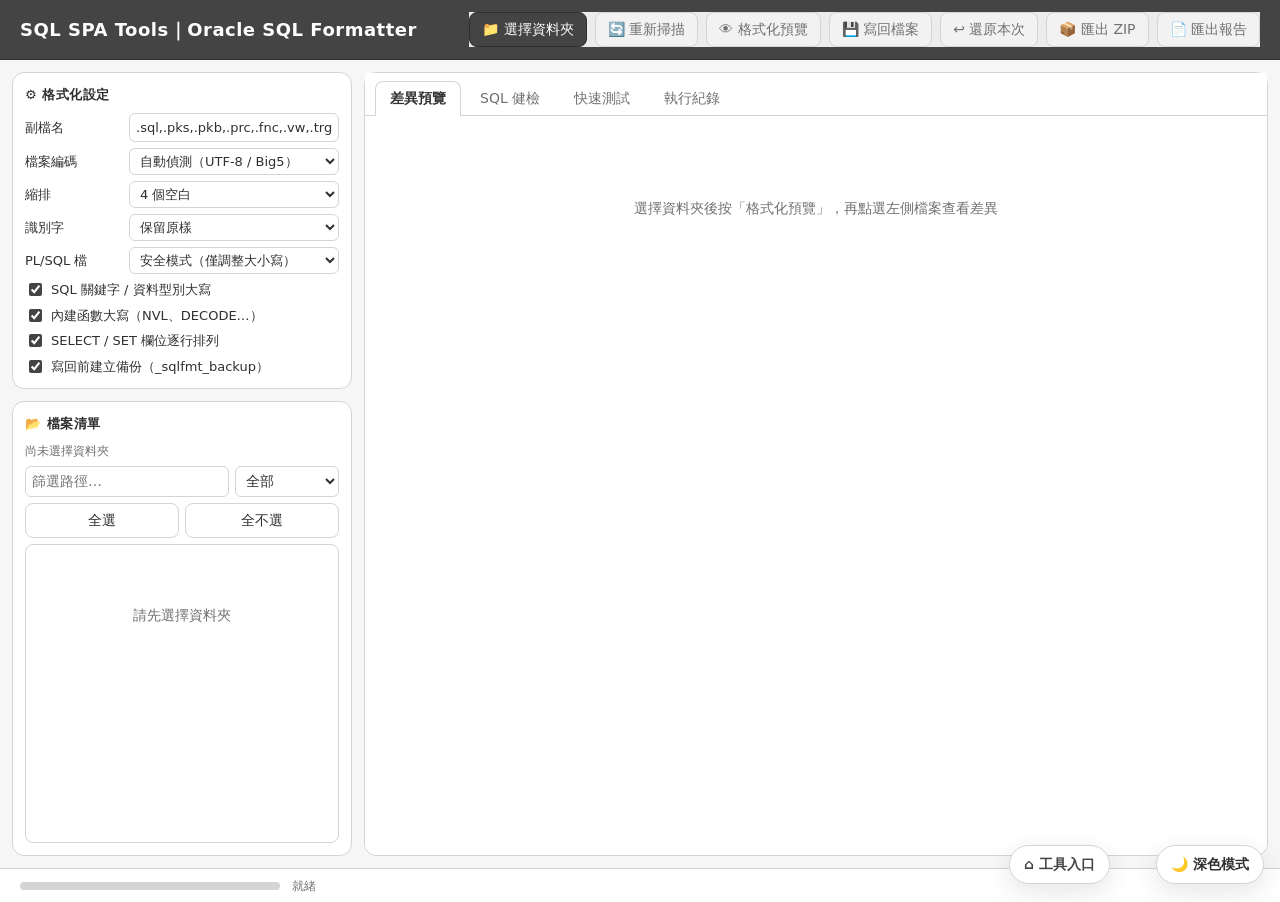
<file: sql-spa-tools-oracle-formatter.html>
<!DOCTYPE html>
<html lang="zh-Hant-TW">
<head>
<meta charset="UTF-8">
<meta name="viewport" content="width=device-width, initial-scale=1.0">
<link rel="stylesheet" href="theme.css">
<script src="theme.js"></script>
<title>SQL SPA Tools｜Oracle SQL Formatter</title>
<style>
:root{
  --bg:#e8e8e8; --panel:#f5f5f5; --card:#ffffff; --line:#d4d4d4; --text:#2f2f2f; --muted:#868686;
  --pri:#8a8a8a; --pri-d:#727272; --acc:#9f9f9f; --ok:#9d9d9d; --warn:#acacac; --err:#8a8a8a; --info:#999999;
  --add:#e8e8e8; --del:#e2e2e2; }
*{box-sizing:border-box}
html,body{margin:0;height:100%;background:var(--bg);color:var(--text);font:14px/1.5 var(--theme-font-sans)}
header{display:flex;align-items:center;gap:16px;padding:12px 20px;background:var(--panel);border-bottom:1px solid var(--line)}
header h1{font-size:18px;margin:0;font-weight:700;letter-spacing:.5px}
header h1 small{font-weight:400;color:var(--muted);font-size:12px;margin-left:8px}
.toolbar{display:flex;gap:8px;flex-wrap:wrap;margin-left:auto}
button{font:inherit;border:1px solid var(--line);background:var(--card);color:var(--text);padding:6px 12px;border-radius:8px;cursor:pointer;transition:.15s}
button:hover:not(:disabled){border-color:var(--pri);color:var(--pri-d)}
button.pri{background:var(--pri);border-color:var(--pri);color:#fff}
button.pri:hover:not(:disabled){background:var(--pri-d);color:#fff}
button.acc{background:var(--acc);border-color:var(--acc);color:#fff}
button.sm{padding:3px 10px;font-size:12px}
button:disabled{opacity:.45;cursor:not-allowed}
main{display:grid;grid-template-columns:340px 1fr;gap:12px;padding:12px;height:calc(100% - 58px - 34px)}
aside{display:flex;flex-direction:column;gap:12px;min-height:0}
.card{background:var(--panel);border:1px solid var(--line);border-radius:12px;padding:12px}
.card h3{margin:0 0 8px;font-size:13px;color:var(--pri-d);letter-spacing:.5px}
.opts{display:grid;grid-template-columns:96px 1fr;gap:6px 8px;align-items:center;font-size:13px}
.opts label.chk{grid-column:1/3;display:flex;gap:6px;align-items:center}
input[type=text],select,textarea{font:inherit;border:1px solid var(--line);border-radius:6px;padding:4px 6px;background:var(--card);color:var(--text);width:100%}
#filesCard{flex:1;display:flex;flex-direction:column;min-height:0}
.filebar{display:flex;gap:6px;margin-bottom:6px}
.filebar select{width:110px}
#rootInfo{font-size:12px;color:var(--muted);margin-bottom:6px;word-break:break-all}
#fileList{flex:1;overflow:auto;border:1px solid var(--line);border-radius:8px;background:var(--card)}
.fi{display:flex;align-items:center;gap:6px;padding:4px 8px;border-bottom:1px solid #ececec;cursor:pointer;font-size:12.5px}
.fi:hover{background:#f1f1f1}
.fi.sel{background:#ebebeb}
.fi .p{flex:1;overflow:hidden;text-overflow:ellipsis;white-space:nowrap;font-family:var(--theme-font-mono)}
.b{font-size:11px;padding:0 6px;border-radius:9px;color:#fff;white-space:nowrap}
.b.changed{background:var(--acc)}.b.same{background:var(--ok)}.b.failed{background:var(--err)}.b.skip{background:var(--muted)}
.b.written{background:var(--pri)}.b.pl{background:var(--info)}.b.iss{background:var(--warn)}.b.isse{background:var(--err)}.b.new{background:#b7b7b7}
section{display:flex;flex-direction:column;min-height:0;background:var(--panel);border:1px solid var(--line);border-radius:12px}
.tabs{display:flex;gap:4px;padding:8px 10px 0;border-bottom:1px solid var(--line)}
.tab{padding:6px 14px;border:1px solid transparent;border-bottom:none;border-radius:8px 8px 0 0;cursor:pointer;color:var(--muted)}
.tab.on{background:var(--card);border-color:var(--line);color:var(--text);font-weight:600;margin-bottom:-1px}
.pane{display:none;flex:1;min-height:0;overflow:auto;padding:12px;background:var(--card);border-radius:0 0 12px 12px}
.pane.on{display:block}
.stats{display:flex;gap:10px;flex-wrap:wrap;margin-bottom:10px}
.stat{background:var(--panel);border:1px solid var(--line);border-radius:10px;padding:8px 14px;min-width:96px}
.stat b{display:block;font-size:20px}.stat span{font-size:12px;color:var(--muted)}
.stat.e b{color:var(--err)}.stat.w b{color:#8e8e8e}.stat.i b{color:var(--info)}
.dhead{display:flex;align-items:center;gap:10px;margin-bottom:8px;flex-wrap:wrap}
.dhead .fn{font-family:var(--theme-font-mono);font-weight:600}
.msg{padding:8px 12px;border-radius:8px;margin-bottom:8px;font-size:13px}
.msg.err{background:var(--del);color:#535353}.msg.ok{background:var(--add)}.msg.info{background:#eaeaea}
table.diff{width:100%;border-collapse:collapse;font:12.5px/1.45 var(--theme-font-mono);table-layout:fixed}
table.diff td{padding:0 6px;vertical-align:top;white-space:pre-wrap;word-break:break-all}
table.diff td.ln{width:46px;text-align:right;color:#aaaaaa;background:#f8f8f8;user-select:none}
table.diff td.c{border-right:1px solid var(--line)}
td.del{background:var(--del)}td.add{background:var(--add)}td.emp{background:#f4f4f4}
table.grid{width:100%;border-collapse:collapse;font-size:13px}
table.grid th,table.grid td{border-bottom:1px solid var(--line);padding:5px 8px;text-align:left;vertical-align:top}
table.grid th{background:var(--panel);position:sticky;top:-12px;z-index:1}
table.grid td.m{font-family:var(--theme-font-mono);font-size:12px}
tr.clk{cursor:pointer}tr.clk:hover{background:#f1f1f1}
.lv{font-size:11px;padding:0 6px;border-radius:9px;color:#fff;white-space:nowrap}.lv.error{background:var(--err)}.lv.warn{background:var(--warn)}.lv.info{background:var(--info)}
.qt{display:grid;grid-template-columns:1fr 1fr;gap:10px;height:calc(100% - 44px)}
.qt textarea{height:100%;min-height:360px;font:12.5px/1.45 var(--theme-font-mono);resize:none}
#qIssues{margin-top:10px}
#log{font:12px/1.6 var(--theme-font-mono);white-space:pre-wrap}
footer{height:34px;display:flex;align-items:center;gap:12px;padding:0 20px;background:var(--panel);border-top:1px solid var(--line);font-size:12px;color:var(--muted)}
#prog{width:260px;height:8px;background:var(--line);border-radius:4px;overflow:hidden}
#prog i{display:block;height:100%;width:0;background:var(--pri);transition:width .1s}
.empty{color:var(--muted);text-align:center;padding:60px 0}
.hint{font-size:12px;color:var(--muted)}
.hbar{display:flex;gap:8px;align-items:center;margin-bottom:10px;flex-wrap:wrap}
.hbar select{width:auto}
details.rules{border:1px solid var(--line);border-radius:10px;background:var(--panel);margin-bottom:12px}
details.rules summary{padding:8px 12px;cursor:pointer;font-weight:600;color:var(--pri-d)}
details.rules .in{padding:0 12px 12px}
details.rules table.grid th{position:static}
details.rules select{width:auto;padding:2px 4px}
code{font-family:var(--theme-font-mono);background:#ebebeb;padding:1px 5px;border-radius:4px;font-size:12px}
</style>
</head>
<body>
<header>
  <h1>SQL SPA Tools｜Oracle SQL Formatter</h1>
  <div class="toolbar">
    <button class="pri" id="btnPick">📁 選擇資料夾</button>
    <button id="btnRescan" disabled>🔄 重新掃描</button>
    <button class="acc" id="btnPreview" disabled>👁 格式化預覽</button>
    <button class="pri" id="btnWrite" disabled>💾 寫回檔案</button>
    <button id="btnUndo" disabled>↩ 還原本次</button>
    <button id="btnZip" disabled>📦 匯出 ZIP</button>
    <button id="btnReport" disabled>📄 匯出報告</button>
  </div>
</header>

<main>
  <aside>
    <div class="card">
      <h3>⚙ 格式化設定</h3>
      <div class="opts">
        <span>副檔名</span><input type="text" id="oExt" value=".sql,.pks,.pkb,.prc,.fnc,.vw,.trg">
        <span>檔案編碼</span><select id="oEnc"><option value="auto">自動偵測（UTF-8 / Big5）</option><option value="utf-8">UTF-8</option><option value="big5">Big5</option></select>
        <span>縮排</span><select id="oIndent"><option value="2">2 個空白</option><option value="4" selected>4 個空白</option></select>
        <span>識別字</span><select id="oIdent"><option value="keep">保留原樣</option><option value="upper">全部大寫</option><option value="lower">全部小寫</option></select>
        <span>PL/SQL 檔</span><select id="oPl"><option value="light">安全模式（僅調整大小寫）</option><option value="skip">略過不處理</option></select>
        <label class="chk"><input type="checkbox" id="oKw" checked>SQL 關鍵字 / 資料型別大寫</label>
        <label class="chk"><input type="checkbox" id="oFn" checked>內建函數大寫（NVL、DECODE…）</label>
        <label class="chk"><input type="checkbox" id="oSel" checked>SELECT / SET 欄位逐行排列</label>
        <label class="chk"><input type="checkbox" id="oBak" checked>寫回前建立備份（_sqlfmt_backup）</label>
      </div>
    </div>
    <div class="card" id="filesCard">
      <h3>📂 檔案清單</h3>
      <div id="rootInfo">尚未選擇資料夾</div>
      <div class="filebar">
        <input type="text" id="fFilter" placeholder="篩選路徑…">
        <select id="fStatus"><option value="">全部</option><option value="changed">有變更</option><option value="failed">失敗</option><option value="error">有健檢錯誤</option><option value="issue">有健檢問題</option><option value="plsql">PL/SQL</option></select>
      </div>
      <div class="filebar">
        <button id="btnAll" style="flex:1">全選</button><button id="btnNone" style="flex:1">全不選</button>
      </div>
      <div id="fileList"><div class="empty">請先選擇資料夾</div></div>
    </div>
  </aside>

  <section>
    <div class="tabs">
      <div class="tab on" data-p="pDiff">差異預覽</div>
      <div class="tab" data-p="pHealth">SQL 健檢</div>
      <div class="tab" data-p="pQuick">快速測試</div>
      <div class="tab" data-p="pLog">執行紀錄</div>
    </div>
    <div class="pane on" id="pDiff">
      <div class="stats" id="stats"></div>
      <div id="diffBox"><div class="empty">選擇資料夾後按「格式化預覽」，再點選左側檔案查看差異</div></div>
    </div>
    <div class="pane" id="pHealth">
      <details class="rules" id="rulesBox">
        <summary>🛠 健檢規則設定（<span id="ruleCount"></span>）</summary>
        <div class="in">
          <div class="hbar">
            <button class="sm" id="rAll">全部啟用</button><button class="sm" id="rNone">全部停用</button><button class="sm" id="rReset">恢復預設</button>
            <span class="hint">忽略寫法：行尾或上一行加 <code>-- sqlfmt:ignore NOT_IN,SELECT_STAR</code>（不寫規則代碼＝忽略該行全部）；整個檔案忽略用 <code>-- sqlfmt:ignore-file 規則代碼</code></span>
          </div>
          <table class="grid" id="ruleTable"></table>
        </div>
      </details>
      <div class="hbar">
        <span>篩選：</span>
        <select id="hLevel"><option value="">全部等級</option><option value="error">錯誤</option><option value="warn">注意</option><option value="info">提示</option></select>
        <select id="hRule"><option value="">全部規則</option></select>
        <span class="hint" id="hCount"></span>
      </div>
      <div id="healthBox"><div class="empty">尚無資料</div></div>
    </div>
    <div class="pane" id="pQuick">
      <div class="dhead"><button class="acc" id="btnQuick">▶ 格式化＋健檢</button><span id="quickMsg" class="hint">貼上 SQL 立即測試目前設定</span></div>
      <div class="qt"><textarea id="qIn" placeholder="在此貼上 SQL…">select a.id,nvl(b.name,'') nm,case when a.x=1 then 'Y' else 'N' end flag
from emp a inner join dept b on a.deptno=b.deptno left join area c on b.area_id=c.id
where a.sal between 100 and 200 and c.flag='Y' and trunc(a.tx_dt)=trunc(sysdate)
and rownum<=10 order by 1;</textarea><textarea id="qOut" readonly></textarea></div>
      <div id="qIssues"></div>
    </div>
    <div class="pane" id="pLog"><div id="log"></div></div>
  </section>
</main>

<footer><div id="prog"><i></i></div><span id="status">就緒</span></footer>
<input type="file" id="dirInput" webkitdirectory multiple style="display:none">

<script>
/* ===== Oracle SQL Formatter Core (no dependencies) ===== */
const KEYWORDS = new Set(`ADD ALL ALTER AND ANY AS ASC AUTHID BEGIN BETWEEN BODY BULK BY CASCADE CASE CHECK CLOSE COLLECT
COLUMN COMMENT COMMIT CONNECT CONSTANT CONSTRAINT CREATE CROSS CURRENT CURSOR DECLARE DEFAULT DELETE DESC DISTINCT DROP
EACH ELSE ELSIF END ESCAPE EXCEPTION EXCEPT EXECUTE EXISTS EXIT FETCH FIRST FOR FOREIGN FROM FULL FUNCTION GLOBAL GRANT GROUP
HAVING IF IMMEDIATE IN INDEX INNER INSERT INTERSECT INTERVAL INTO IS JOIN KEY LAST LEFT LEVEL LIKE LOOP MATCHED MERGE
MINUS NATURAL NEXT NOCOPY NOCYCLE NOT NULL NULLS OF OFFSET ON ONLY OPEN OR ORDER OTHERS OUT OUTER OVER PACKAGE PARTITION
PIVOT PRIMARY PRIOR PROCEDURE RAISE REFERENCES REPLACE RETURN RETURNING ROLLBACK ROW ROWS ROWID ROWNUM ROWTYPE SAVEPOINT
SELECT SEQUENCE SET SIBLINGS START SYNONYM SYSDATE SYSTIMESTAMP TABLE TABLESPACE TEMPORARY THEN TO TRIGGER TRUNCATE TYPE UNION
UNIQUE UNPIVOT UPDATE USING VALUES VIEW WHEN WHERE WHILE WITH
VARCHAR2 VARCHAR NVARCHAR2 CHAR NCHAR NUMBER INTEGER INT DATE TIMESTAMP CLOB NCLOB BLOB RAW LONG FLOAT BOOLEAN
PLS_INTEGER BINARY_INTEGER DECIMAL`.split(/\s+/).filter(Boolean));

const FUNCS = new Set(`NVL NVL2 DECODE COALESCE NULLIF TO_CHAR TO_DATE TO_NUMBER TO_TIMESTAMP TO_CLOB SUBSTR SUBSTRB INSTR
LENGTH LENGTHB TRIM LTRIM RTRIM UPPER LOWER INITCAP ROUND TRUNC MOD ABS CEIL FLOOR SIGN POWER SQRT EXP LN LOG SUM COUNT
AVG MIN MAX ROW_NUMBER RANK DENSE_RANK LAG LEAD LISTAGG FIRST_VALUE LAST_VALUE RATIO_TO_REPORT ADD_MONTHS MONTHS_BETWEEN
LAST_DAY NEXT_DAY CAST EXTRACT GREATEST LEAST LPAD RPAD CONCAT REGEXP_LIKE REGEXP_SUBSTR REGEXP_REPLACE REGEXP_INSTR
REGEXP_COUNT SYS_GUID TRANSLATE CHR ASCII NUMTODSINTERVAL NUMTOYMINTERVAL XMLAGG XMLELEMENT WM_CONCAT STDDEV VARIANCE
MEDIAN NTILE CUME_DIST PERCENT_RANK SYS_CONTEXT USERENV`.split(/\s+/).filter(Boolean));

const SPACE_PAREN = new Set(`AND OR NOT IN EXISTS AS ON FROM JOIN USING VALUES INTO WHERE SELECT THEN ELSE WHEN IS RETURN
UNION ALL ANY MINUS INTERSECT EXCEPT BY OVER WITH SET HAVING PIVOT UNPIVOT FOR KEY CHECK UNIQUE INSERT`.split(/\s+/).filter(Boolean));
const VALUE_KW = new Set(['SYSDATE','SYSTIMESTAMP','ROWNUM','ROWID','LEVEL','NULL']);
const SQLPLUS = new Set(['PROMPT','SPOOL','REM','REMARK','WHENEVER','DEFINE','UNDEFINE','EXEC','EXECUTE','SHOW','COLUMN',
  'TTITLE','BTITLE','PAUSE','SET','DESC','DESCRIBE','VARIABLE','VAR','PRINT','ACCEPT','CLEAR','BREAK','COMPUTE','HOST','CONN','CONNECT']);
const SQLPLUS_SET_OPTS = new Set(['DEFINE','DEF','SERVEROUTPUT','ECHO','FEEDBACK','VERIFY','HEADING','PAGESIZE','LINESIZE','TERMOUT',
  'TIMING','SQLBLANKLINES','SCAN','TRIMSPOOL','TRIMOUT','ESCAPE','AUTOCOMMIT','LONG','NUMWIDTH','COLSEP','NEWPAGE','WRAP','TAB',
  'SQLTERMINATOR','ARRAYSIZE','AUTOTRACE','MARKUP','HEAD','PAGES','LINES','FEED','TERM','VER','SERVEROUT']);
function isSqlplusAt(sig, i) {
  const t = sig[i]; if (!t) return false;
  if (t.text === '@' || t.text === '@@') return true;
  if (t.type !== 'word') return false;
  const U = t.text.toUpperCase(), n = sig[i + 1];
  if (U === 'SET') return !!(n && n.type === 'word' && SQLPLUS_SET_OPTS.has(n.text.toUpperCase()));
  if (U === 'CONNECT' || U === 'CONN') return !(n && n.type === 'word' && n.text.toUpperCase() === 'BY');
  if (U === 'DESC') return !!(n && n.type === 'word');
  return SQLPLUS.has(U);
}
const JOINW = new Set(['LEFT','RIGHT','FULL','INNER','CROSS','NATURAL','OUTER','JOIN']);

const isWS = c => c === ' ' || c === '\t' || c === '\n' || c === '\r' || c === '\f' || c === '\v' || c === '\u3000' || c === '\u00a0';
const isWordStart = c => !!c && /[A-Za-z_\u0080-\uFFFF]/.test(c) && !isWS(c);
const isWordChar = c => !!c && /[A-Za-z0-9_$#\u0080-\uFFFF]/.test(c) && !isWS(c);

function tokenize(s) {
  const out = []; let i = 0, line = 1; const n = s.length;
  const push = (type, st) => { const text = s.slice(st, i); out.push({ type, text, pos: st, line }); for (const ch of text) if (ch === '\n') line++; };
  const quoted = () => { while (i < n) { if (s[i] === "'") { if (s[i + 1] === "'") { i += 2; continue; } i++; break; } i++; } };
  while (i < n) {
    const c = s[i], st = i;
    if (isWS(c)) { while (i < n && isWS(s[i])) i++; push('ws', st); }
    else if (c === '-' && s[i + 1] === '-') { while (i < n && s[i] !== '\n' && s[i] !== '\r') i++; push('lc', st); }
    else if (c === '/' && s[i + 1] === '*') { const e = s.indexOf('*/', i + 2); i = e < 0 ? n : e + 2; push('bc', st); }
    else if (!isWordChar(s[i - 1]) && (((c === 'q' || c === 'Q') && s[i + 1] === "'") || ((c === 'n' || c === 'N') && /[qQ]/.test(s[i + 1] || '') && s[i + 2] === "'"))) {
      const k = s[i + 1] === "'" ? i + 1 : i + 2;
      const open = s[k + 1]; const close = { '[': ']', '(': ')', '{': '}', '<': '>' }[open] || open;
      const e = s.indexOf(close + "'", k + 2); i = e < 0 ? n : e + 2; push('str', st);
    }
    else if ((c === 'n' || c === 'N') && s[i + 1] === "'" && !isWordChar(s[i - 1])) { i += 2; quoted(); push('str', st); }
    else if (c === "'") { i++; quoted(); push('str', st); }
    else if (c === '"') { const e = s.indexOf('"', i + 1); i = e < 0 ? n : e + 1; push('qid', st); }
    else if (/[0-9]/.test(c) || (c === '.' && /[0-9]/.test(s[i + 1] || ''))) {
      const m = /^(\d+(\.(?!\.)\d*)?|\.\d+)([eE][+-]?\d+)?[fFdD]?/.exec(s.slice(i, i + 64)); i += m[0].length; push('num', st);
    }
    else if (isWordStart(c)) { while (i < n && isWordChar(s[i])) i++; push('word', st); }
    else if (c === ':' && (isWordChar(s[i + 1]))) { i++; while (i < n && isWordChar(s[i])) i++; push('bind', st); }
    else if (c === '&') { while (s[i] === '&') i++; if (isWordChar(s[i])) { while (i < n && isWordChar(s[i])) i++; if (s[i] === '.') i++; push('bind', st); } else push('op', st); }
    else if (c === '(' || c === ')' || c === ',' || c === ';' || c === '.') { i++; push(c, st); }
    else {
      const two = s.substr(i, 2);
      if (['<=', '>=', '<>', '!=', '^=', '||', ':=', '=>', '**', '..', '@@'].includes(two)) i += 2; else i++;
      push('op', st);
    }
  }
  return out;
}

function caseWord(w, opt) {
  const U = w.toUpperCase();
  if (KEYWORDS.has(U)) return opt.kwUpper ? U : w;
  if (FUNCS.has(U)) return opt.fnUpper ? U : w;
  if (opt.ident === 'upper') return U;
  if (opt.ident === 'lower') return w.toLowerCase();
  return w;
}

function isPlsql(toks) {
  const sig = toks.filter(t => t.type === 'word');
  for (let i = 0; i < sig.length; i++) {
    const U = sig[i].text.toUpperCase();
    if (U === 'BEGIN' || U === 'DECLARE') return true;
    if (U === 'CREATE') {
      for (let k = 1; k <= 4 && i + k < sig.length; k++) {
        const W = sig[i + k].text.toUpperCase();
        if (['PACKAGE', 'PROCEDURE', 'FUNCTION', 'TRIGGER', 'TYPE', 'LIBRARY', 'JAVA'].includes(W)) return true;
        if (!['OR', 'REPLACE', 'EDITIONABLE', 'NONEDITIONABLE'].includes(W)) break;
      }
    }
  }
  return false;
}

/* PL/SQL safe mode: keep layout, change only casing + trailing spaces */
function formatLight(src, toks, opt) {
  let s = '', rawEnd = -1, lineStart = true;
  const sig = toks.filter(t => t.type !== 'ws'); let si = 0;
  for (const t of toks) {
    if (t.type === 'ws') { if (t.text.includes('\n')) lineStart = true; s += t.text; continue; }
    const idx = si++;
    if (lineStart && t.pos > rawEnd && isSqlplusAt(sig, idx)) { rawEnd = src.indexOf('\n', t.pos); if (rawEnd < 0) rawEnd = src.length; }
    lineStart = false;
    s += (t.type === 'word' && t.pos >= rawEnd) ? caseWord(t.text, opt) : t.text;
  }
  return s.split(/\r?\n/).map(l => l.replace(/[ \t]+$/, '')).join(/\r\n/.test(src) ? '\r\n' : '\n');
}

function formatSqlMode(src, toks, opt) {
  const IND = ' '.repeat(opt.indent);
  const eol = /\r\n/.test(src) ? '\r\n' : '\n';
  const sig = []; let nlb = 0;
  for (const t of toks) {
    if (t.type === 'ws') { const c = (t.text.match(/\n/g) || []).length; nlb += c; if (sig.length) sig[sig.length - 1].nlAfter += c; continue; }
    sig.push(Object.assign({}, t, { nlBefore: nlb, nlAfter: 0 })); nlb = 0;
  }
  const lines = []; let line = '', lineInd = 0, atStart = true, mustBreak = false, prev = null, prev2 = null, unaryNext = false;
  const nl = ind => { if (!atStart) lines.push(line.replace(/\s+$/, '')); line = ''; lineInd = ind; atStart = true; mustBreak = false; };
  const brk = ind => { if (!atStart) nl(ind); else { lineInd = ind; mustBreak = false; } };
  const blank = () => { if (!atStart) nl(0); if (lines.length && lines[lines.length - 1] !== '') lines.push(''); };
  const up = t => (t && t.type === 'word') ? t.text.toUpperCase() : null;
  function space(t) {
    if (!prev) return false;
    const px = prev.text, pt = prev.type, tx = t.text;
    if (t.type === ',' || t.type === ';' || t.type === ')' || t.type === '.' || tx === '@' || tx === '%') return false;
    if (pt === '(' || pt === '.' || px === '@' || px === '%') return false;
    if (t.type === '(') {
      if (pt === 'word') return SPACE_PAREN.has(px.toUpperCase()) || !!(prev2 && prev2.type === 'word' && ['TABLE', 'INTO'].includes(prev2.text.toUpperCase()));
      if (pt === 'qid' || pt === 'bind') return false;
      return true;
    }
    return true;
  }
  function write(text, t) {
    if (mustBreak) nl(lineInd);
    const p = prev;
    if (atStart) { line = IND.repeat(lineInd) + text; atStart = false; }
    else line += ((unaryNext ? false : space(t)) ? ' ' : '') + text;
    unaryNext = t.type === 'op' && (text === '-' || text === '+') &&
      (!p || p.type === 'op' || p.type === '(' || p.type === ',' ||
        (p.type === 'word' && KEYWORDS.has(p.text.toUpperCase()) && !VALUE_KW.has(p.text.toUpperCase())));
    prev2 = p; prev = t;
  }
  const txt = t => t.type === 'word' ? caseWord(t.text, opt) : (t.type === 'lc' ? t.text.replace(/\s+$/, '') : t.text);
  const newRoot = () => ({ type: 'root', base: 0, clause: null, between: false });
  let stack = [newRoot()], stmtCount = 0;
  const top = () => stack[stack.length - 1];
  const blk = () => { for (let k = stack.length - 1; k >= 0; k--) if (stack[k].type === 'root' || stack[k].type === 'sub') return stack[k]; };
  const reset = () => { stack = [newRoot()]; stmtCount = 0; lineInd = 0; };
  let i = 0;
  const pu = k => up(sig[i + k]);
  const takeTrailingComment = () => {
    const nx = sig[i + 1];
    if (nx && (nx.type === 'lc' || nx.type === 'bc') && nx.nlBefore === 0) { i++; write(txt(nx), nx); if (nx.type === 'lc') mustBreak = true; }
  };

  for (i = 0; i < sig.length; i++) {
    const t = sig[i]; const U = up(t);
    if (stmtCount === 0 && t.nlBefore >= 2 && lines.length) blank();
    if (t.type === 'lc' || t.type === 'bc') {
      if (t.nlBefore > 0 && !atStart) nl(lineInd);
      write(txt(t), t);
      if (t.type === 'lc' || t.nlAfter > 0) mustBreak = true;
      continue;
    }
    if (stmtCount === 0 && isSqlplusAt(sig, i)) {
      let e = src.indexOf('\n', t.pos); if (e < 0) e = src.length;
      const raw = src.slice(t.pos, e).replace(/\s+$/, '');
      if (!atStart) nl(0); lineInd = 0;
      write(raw, { type: 'raw', text: raw }); mustBreak = true; prev = null;
      while (i + 1 < sig.length && sig[i + 1].pos < e) i++;
      continue;
    }
    if (t.text === '/' && (i === 0 || t.nlBefore > 0) && (i === sig.length - 1 || t.nlAfter > 0)) {
      if (!atStart) nl(0); lineInd = 0; write('/', t); nl(0); reset(); prev = null; continue;
    }
    const first = stmtCount === 0; stmtCount++;
    const T = top(), B = blk(), atBlk = T === B, prevU = up(prev);

    if (t.type === ';') { write(';', t); takeTrailingComment(); nl(0); reset(); prev = null; continue; }

    if (t.type === '(') {
      const n1 = pu(1);
      if (n1 === 'SELECT' || n1 === 'WITH') { write('(', t); stack.push({ type: 'sub', base: lineInd + 1, clause: null, openInd: lineInd }); continue; }
      if (T.type === 'root' && B.ddl && !B.ddlOpened) { B.ddlOpened = true; write('(', t); takeTrailingComment(); stack.push({ type: 'paren', ddl: true, openInd: lineInd }); nl(lineInd + 1); continue; }
      write('(', t); stack.push({ type: 'paren', openInd: lineInd }); continue;
    }
    if (t.type === ')') {
      while (stack.length > 1 && top().type === 'case') stack.pop();
      const p = stack.length > 1 ? stack.pop() : null;
      if (p && (p.type === 'sub' || p.ddl)) brk(p.openInd);
      write(')', t); continue;
    }
    if (t.type === ',') {
      write(',', t);
      if (T.type === 'paren' && T.ddl) { takeTrailingComment(); nl(T.openInd + 1); continue; }
      if (atBlk) {
        const c = B.clause;
        if (opt.selectBreak && (c === 'select' || c === 'set')) { takeTrailingComment(); nl(B.base + 1); }
        else if (c === 'with') { takeTrailingComment(); nl(B.base); }
        else if (c === 'from') { takeTrailingComment(); nl(B.base + 1); }
      }
      continue;
    }
    if (U === 'CASE') { write(txt(t), t); stack.push({ type: 'case', base: lineInd }); continue; }
    if (T.type === 'case') {
      if (U === 'WHEN' || U === 'ELSE') { brk(T.base + 1); write(txt(t), t); continue; }
      if (U === 'END') { brk(T.base); write(txt(t), t); stack.pop(); continue; }
    }
    if (U && atBlk) {
      const c = B.clause, base = B.base;
      const w = () => write(txt(t), t);
      const wNext = k => { for (let j = 0; j < k; j++) { i++; write(txt(sig[i]), sig[i]); } };
      if (U === 'SELECT') {
        brk(base); w(); while (['DISTINCT', 'UNIQUE', 'ALL'].includes(pu(1))) wNext(1);
        B.clause = 'select'; B.between = false;
        if (sig[i + 1] && sig[i + 1].text === '*' && (pu(2) === 'FROM' || !sig[i + 2])) { wNext(1); continue; }
        if (opt.selectBreak) { takeTrailingComment(); nl(base + 1); }
        continue;
      }
      if (U === 'FROM') { if (c === 'delete') { w(); continue; } brk(base); w(); B.clause = 'from'; continue; }
      if (U === 'WHERE' || U === 'HAVING') { brk(base); w(); B.clause = 'where'; B.between = false; continue; }
      if ((U === 'GROUP' || U === 'ORDER') && pu(1) === 'BY') { brk(base); w(); wNext(1); B.clause = 'list'; continue; }
      if (U === 'ORDER' && pu(1) === 'SIBLINGS' && pu(2) === 'BY') { brk(base); w(); wNext(2); B.clause = 'list'; continue; }
      if (U === 'START' && pu(1) === 'WITH') { brk(base); w(); wNext(1); B.clause = 'where'; continue; }
      if (U === 'CONNECT' && pu(1) === 'BY') { brk(base); w(); wNext(1); B.clause = 'where'; continue; }
      if (['UNION', 'MINUS', 'INTERSECT', 'EXCEPT'].includes(U)) { brk(base); w(); if (pu(1) === 'ALL') wNext(1); nl(base); B.clause = null; continue; }
      if (JOINW.has(U) && U !== 'OUTER') {
        let k = 0; while (JOINW.has(pu(k)) && pu(k) !== 'JOIN') k++;
        if (pu(k) === 'JOIN') { brk(base); w(); wNext(k); B.clause = 'from'; continue; }
      }
      if (U === 'ON') {
        if (c === 'from' || c === 'on') { brk(base + 1); w(); B.clause = 'on'; B.between = false; continue; }
        if (B.isMerge && c === 'merge') { brk(base); w(); continue; }
      }
      if ((U === 'AND' || U === 'OR') && (c === 'where' || c === 'on')) {
        if (U === 'AND' && B.between) { B.between = false; w(); continue; }
        brk(base + 1); w(); continue;
      }
      if (U === 'BETWEEN') { B.between = true; w(); continue; }
      if (U === 'INSERT') { if (prevU !== 'THEN') brk(base); w(); B.clause = 'insert'; continue; }
      if (U === 'VALUES') { brk(base); w(); B.clause = 'values'; continue; }
      if (U === 'UPDATE') { if (prevU === 'FOR') { w(); continue; } if (prevU !== 'THEN') brk(base); w(); B.clause = 'update'; continue; }
      if (U === 'SET' && c === 'update') { brk(base); w(); B.clause = 'set'; if (opt.selectBreak) nl(base + 1); continue; }
      if (U === 'DELETE') { if (prevU !== 'THEN') brk(base); w(); B.clause = 'delete'; continue; }
      if (U === 'MERGE') { brk(base); w(); B.clause = 'merge'; B.isMerge = true; continue; }
      if (U === 'USING' && B.isMerge) { brk(base); w(); B.clause = 'merge'; continue; }
      if (U === 'WHEN' && B.isMerge) { brk(base); w(); B.clause = 'merge'; continue; }
      if (U === 'WITH' && first) { w(); B.clause = 'with'; continue; }
      if (U === 'CREATE' && first) {
        let k = 1; while (['OR', 'REPLACE', 'GLOBAL', 'TEMPORARY', 'PRIVATE'].includes(pu(k))) k++;
        if (pu(k) === 'TABLE') B.ddl = true;
      }
    }
    write(txt(t), t);
  }
  if (!atStart) lines.push(line.replace(/\s+$/, ''));
  while (lines.length && lines[lines.length - 1] === '') lines.pop();
  let res = lines.join(eol);
  if (/\r?\n\s*$/.test(src) || !src.trim()) res += eol;
  return res;
}

function signature(text) {
  return tokenize(text).filter(t => t.type !== 'ws').map(t => {
    if (t.type === 'word') return 'w:' + t.text.toUpperCase();
    if (t.type === 'lc') return 'c:' + t.text.replace(/\s+$/, '');
    return t.type + ':' + t.text;
  });
}

function formatText(src, opt) {
  const toks = tokenize(src);
  const pl = isPlsql(toks);
  let out;
  try { out = pl ? formatLight(src, toks, opt) : formatSqlMode(src, toks, opt); }
  catch (e) { return { out: src, mode: pl ? 'plsql' : 'sql', ok: false, err: '格式化例外：' + e.message }; }
  const a = signature(src), b = signature(out);
  let ok = a.length === b.length, at = -1;
  for (let k = 0; ok && k < a.length; k++) if (a[k] !== b[k]) { ok = false; at = k; }
  if (!ok) return { out: src, mode: pl ? 'plsql' : 'sql', ok: false, err: '安全驗證失敗：格式化前後語彙不一致' + (at >= 0 ? `（第 ${at + 1} 個語彙：${a[at]} → ${b[at]}）` : '') + '，已保留原檔' };
  return { out, mode: pl ? 'plsql' : 'sql', ok: true };
}

/* ===== SQL health check ===== */
const RULES = [
  { id: 'EQ_NULL',       cat: '正確性', level: 'error', name: '= NULL 比較',          desc: '以 = / != / <> 與 NULL 比較永遠不成立，應改用 IS [NOT] NULL' },
  { id: 'ROWNUM_ORDER',  cat: '正確性', level: 'error', name: 'ROWNUM 與 ORDER BY 同層', desc: 'Oracle 先套用 ROWNUM 才排序，取不到真正的前 N 筆；請將排序放在子查詢內' },
  { id: 'LEFT_TO_INNER', cat: '正確性', level: 'warn',  name: 'LEFT JOIN 被 WHERE 轉為 INNER', desc: 'WHERE 中篩選 LEFT JOIN 右表欄位，會使外部連接失效；條件應移至 ON' },
  { id: 'DML_NO_WHERE',  cat: '正確性', level: 'warn',  name: 'UPDATE/DELETE 無 WHERE', desc: '未帶 WHERE 條件，將影響整張資料表' },
  { id: 'COMMA_JOIN',    cat: '正確性', level: 'info',  name: '逗號 JOIN',             desc: 'FROM 子句以逗號連接資料表（舊式 JOIN），請確認連接條件完整' },
  { id: 'AMP_NO_DEFINE', cat: '部署',   level: 'error', name: '& 未 SET DEFINE OFF',   desc: '字串含 &，SQL*Plus 執行時會被當成替代變數；請於檔頭加入 SET DEFINE OFF' },
  { id: 'PLSQL_NO_SLASH',cat: '部署',   level: 'error', name: 'PL/SQL 區塊缺少 /',     desc: 'PL/SQL 區塊結尾須以單獨一行的 / 執行，否則不會編譯，後續語句亦會失效' },
  { id: 'FULLWIDTH',     cat: '部署',   level: 'error', name: '全形符號',              desc: '程式碼（非字串、非註解）中含全形符號或全形空白' },
  { id: 'INVISIBLE',     cat: '部署',   level: 'error', name: '不可見字元',            desc: '含零寬字元、不換行空白、檔中 BOM 或控制字元' },
  { id: 'FUNC_ON_COL',   cat: '效能',   level: 'warn',  name: '條件欄位套用函數',      desc: 'WHERE/ON 條件欄位被函數包覆（如 TRUNC、NVL、TO_CHAR），可能無法使用索引' },
  { id: 'SELECT_STAR',   cat: '效能',   level: 'warn',  name: 'SELECT *',              desc: '使用 SELECT *，建議明列欄位' },
  { id: 'NOT_IN',        cat: '效能',   level: 'info',  name: 'NOT IN',                desc: 'NOT IN 遇子查詢含 NULL 會無結果，可評估改用 NOT EXISTS' },
  { id: 'CROSS_JOIN',    cat: '效能',   level: 'warn',  name: 'CROSS JOIN',            desc: '使用 CROSS JOIN，請確認是否為預期的笛卡兒積' },
  { id: 'WHERE_1_1',     cat: '效能',   level: 'info',  name: 'WHERE 1=1',             desc: '存在 1=1 恆真條件' },
  { id: 'DANGER_DDL',    cat: '資安',   level: 'warn',  name: '高風險 DDL/DCL',        desc: 'DROP / TRUNCATE / ALTER / GRANT / REVOKE，請確認已經過審核' },
  { id: 'HARDCODED_PWD', cat: '資安',   level: 'error', name: '寫死的密碼',            desc: '程式中出現 IDENTIFIED BY 或 CONNECT 帳號/密碼' },
];
const RULE_MAP = Object.fromEntries(RULES.map(r => [r.id, r]));
const COL_FUNCS = new Set(['TRUNC', 'NVL', 'NVL2', 'TO_CHAR', 'TO_NUMBER', 'UPPER', 'LOWER', 'SUBSTR', 'TRIM', 'LTRIM', 'RTRIM', 'DECODE', 'COALESCE', 'REPLACE', 'LPAD', 'RPAD', 'ROUND', 'CAST']);
const CMP_OPS = new Set(['=', '<', '>', '<=', '>=', '<>', '!=', '^=']);
const FULLWIDTH_RE = /[\uFF01-\uFF5E\u3000\u3001\u3002\uFF5F-\uFF65]/;
const INVISIBLE_RE = /[\u200B-\u200F\u2028\u2029\u202A-\u202E\u2060\uFEFF\u00A0\u0000-\u0008\u000B\u000C\u000E-\u001F\u007F]/;

function healthCheck(src) {
  const toks = tokenize(src);
  const sig = toks.filter(t => !['ws', 'lc', 'bc'].includes(t.type));
  const srcLines = src.split(/\r?\n/);
  const issues = [], seen = new Set();
  const add = (line, id, extra) => {
    const k = id + '@' + line + (id === 'DANGER_DDL' ? extra : ''); if (seen.has(k)) return; seen.add(k);
    const r = RULE_MAP[id]; issues.push({ line, rule: id, name: r.name, level: r.level, msg: r.desc + (extra ? '（' + extra + '）' : '') });
  };
  const up = t => t && t.type === 'word' ? t.text.toUpperCase() : null;
  const isSlash = t => t && t.text === '/' && (srcLines[t.line - 1] || '').trim() === '/';
  const matchParen = i => { let d = 0; for (let k = i; k < sig.length; k++) { if (sig[k].type === '(') d++; else if (sig[k].type === ')' && --d === 0) return k; else if (sig[k].type === ';') return -1; } return -1; };

  /* --- character level: fullwidth / invisible --- */
  for (const t of toks) {
    if (t.type === 'str' || t.type === 'lc' || t.type === 'bc' || t.type === 'qid') continue;
    for (let k = 0; k < t.text.length; k++) {
      const ch = t.text[k]; if (ch === '\n' || ch === '\r' || ch === '\t') continue;
      const line = t.line + (t.text.slice(0, k).match(/\n/g) || []).length;
      const code = 'U+' + ch.codePointAt(0).toString(16).toUpperCase().padStart(4, '0');
      if (INVISIBLE_RE.test(ch)) add(line, 'INVISIBLE', code);
      else if (FULLWIDTH_RE.test(ch)) add(line, 'FULLWIDTH', `「${ch === '\u3000' ? '全形空白' : ch}」`);
    }
  }
  for (const t of toks) if ((t.type === 'str' || t.type === 'lc' || t.type === 'bc') && /[\u200B-\u200D\u2060\uFEFF]/.test(t.text)) add(t.line, 'INVISIBLE', '位於字串或註解內');

  /* --- & without SET DEFINE OFF --- */
  const defOff = /^\s*SET\s+DEF(INE)?\s+OFF\b/im.exec(src);
  const defPos = defOff ? defOff.index : Infinity;
  for (const t of toks) {
    if ((t.type === 'str' && t.text.includes('&')) || t.type === 'bind' && t.text.startsWith('&')) {
      if (t.pos < defPos) add(t.line, 'AMP_NO_DEFINE', t.type === 'bind' ? '替代變數 ' + t.text : '');
    }
  }

  /* --- hardcoded password via CONNECT user/pwd line --- */
  srcLines.forEach((l, k) => { if (/^\s*(conn|connect|sqlplus)\s+[^\s\/]+\/[^\s@]+/i.test(l) && !/^\s*connect\s+by\b/i.test(l)) add(k + 1, 'HARDCODED_PWD', 'CONNECT 帳密'); });

  /* --- PL/SQL block terminated by "/" --- */
  {
    let blockStart = null, prevSig = null;
    const atStmtStart = i => { const p = sig[i - 1]; return !p || p.type === ';' || isSlash(p) || (p.line < sig[i].line && isSqlplusAt(sig, firstOnLine(i - 1))); };
    const firstOnLine = i => { let k = i; while (k > 0 && sig[k - 1].line === sig[i].line) k--; return k; };
    for (let i = 0; i < sig.length; i++) {
      const t = sig[i], U = up(t);
      if (isSlash(t)) { blockStart = null; continue; }
      let isStart = false;
      if (U === 'CREATE' && atStmtStart(i)) {
        for (let k = 1; k <= 5 && sig[i + k]; k++) {
          const W = up(sig[i + k]);
          if (['PACKAGE', 'PROCEDURE', 'FUNCTION', 'TRIGGER', 'TYPE'].includes(W)) { isStart = true; break; }
          if (!['OR', 'REPLACE', 'EDITIONABLE', 'NONEDITIONABLE'].includes(W)) break;
        }
        if (!isStart && blockStart) { add(blockStart.line, 'PLSQL_NO_SLASH'); blockStart = null; }
      } else if ((U === 'DECLARE' || U === 'BEGIN') && !blockStart && atStmtStart(i)) isStart = true;
      if (isStart) { if (blockStart) add(blockStart.line, 'PLSQL_NO_SLASH'); blockStart = t; }
      prevSig = t;
    }
    if (blockStart) add(blockStart.line, 'PLSQL_NO_SLASH');
  }

  /* --- token / clause level rules --- */
  const newCtx = () => ({ clause: null, rownum: null, order: false, left: new Map(), fromComma: false, dml: null, inSet: false });
  let st = [newCtx()];
  const finalize = c => { if (c.rownum && c.order) add(c.rownum.line, 'ROWNUM_ORDER'); c.rownum = null; c.order = false; };
  for (let i = 0; i < sig.length; i++) {
    const t = sig[i], U = up(t), n1 = up(sig[i + 1]), P = up(sig[i - 1]);
    const ctx = st[st.length - 1];
    if (t.type === '(') { st.push(newCtx()); continue; }
    if (t.type === ')') { if (st.length > 1) finalize(st.pop()); continue; }
    if (t.type === ';' || isSlash(t)) { st.forEach(finalize); st = [newCtx()]; continue; }

    // = NULL
    if (t.type === 'op' && CMP_OPS.has(t.text) && n1 === 'NULL' && !ctx.inSet) add(t.line, 'EQ_NULL', `${t.text} NULL`);

    if (t.type === ',' && ctx.clause === 'from' && !ctx.fromComma) { ctx.fromComma = true; add(t.line, 'COMMA_JOIN'); }

    if (!U) continue;
    switch (U) {
      case 'SELECT':
        finalize(ctx); ctx.clause = 'select'; ctx.left = new Map(); ctx.fromComma = false; ctx.inSet = false;
        if (sig[i + 1] && sig[i + 1].text === '*') add(t.line, 'SELECT_STAR');
        break;
      case 'FROM': if (ctx.clause === 'select') ctx.clause = 'from'; ctx.inSet = false; break;
      case 'WHERE': ctx.clause = 'where'; ctx.inSet = false; break;
      case 'HAVING': ctx.clause = 'having'; break;
      case 'SET': if (P === 'DEFINE' || isSqlplusAt(sig, i)) break; ctx.inSet = true; ctx.clause = 'set'; break;
      case 'ON': if (ctx.clause === 'from' || ctx.clause === 'on') ctx.clause = 'on'; break;
      case 'START': case 'CONNECT': if (n1 === 'WITH' || n1 === 'BY') ctx.clause = 'where'; break;
      case 'GROUP': if (n1 === 'BY') ctx.clause = 'group'; break;
      case 'ORDER': if (n1 === 'BY' || n1 === 'SIBLINGS') { ctx.clause = 'order'; if (P !== 'BY' || true) { if (!(sig[i - 1] && up(sig[i - 2]) === 'OVER')) ctx.order = true; } } break;
      case 'UNION': case 'MINUS': case 'INTERSECT': case 'EXCEPT': finalize(ctx); ctx.clause = null; break;
      case 'ROWNUM': if (ctx.clause === 'where') ctx.rownum = ctx.rownum || t; break;
      case 'INSERT': case 'MERGE': ctx.inSet = false; break;
      case 'WHEN': ctx.inSet = false; break;
      case 'CROSS': if (n1 === 'JOIN') add(t.line, 'CROSS_JOIN'); break;
      case 'NOT': if (n1 === 'IN') add(t.line, 'NOT_IN'); break;
    }
    // ORDER BY inside OVER(...) lives in its own paren ctx, so it won't hit outer ctx
    if (U === 'JOIN') {
      ctx.clause = 'from';
      let k = i - 1; while (up(sig[k]) === 'OUTER') k--;
      if (up(sig[k]) === 'LEFT' || up(sig[k]) === 'RIGHT') {
        // identify the optional side: LEFT -> right table, RIGHT -> left table (only handle LEFT)
        if (up(sig[k]) === 'LEFT') {
          let j = i + 1, name = null;
          if (sig[j] && sig[j].type === '(') { j = matchParen(j); if (j < 0) continue; j++; }
          else { while (sig[j] && (sig[j].type === 'word' || sig[j].type === 'qid')) { name = sig[j].text; if (sig[j + 1] && (sig[j + 1].type === '.' || sig[j + 1].text === '@')) j += 2; else { j++; break; } } }
          const a = sig[j];
          let alias = (a && (a.type === 'word' || a.type === 'qid') && !KEYWORDS.has(a.text.toUpperCase())) ? a.text : name;
          if (alias) ctx.left.set(alias.toUpperCase().replace(/"/g, ''), t.line);
        }
      }
    }
    // WHERE 1=1
    if ((U === 'WHERE' || U === 'AND') && sig[i + 1] && sig[i + 1].text === '1' && sig[i + 2] && sig[i + 2].text === '=' && sig[i + 3] && sig[i + 3].text === '1') add(t.line, 'WHERE_1_1');
    // DML without WHERE
    if ((U === 'DELETE' || U === 'UPDATE') && P !== 'FOR' && P !== 'THEN' && P !== 'BEFORE' && P !== 'AFTER' && P !== 'OR' && up(sig[i + 1]) !== 'ON' && up(sig[i + 1]) !== 'OF') {
      let k = i + 1, d = 0, hasWhere = false;
      for (; k < sig.length && sig[k].type !== ';' && !isSlash(sig[k]); k++) { if (sig[k].type === '(') d++; else if (sig[k].type === ')') d--; else if (d === 0 && ['WHERE', 'CURRENT'].includes(up(sig[k]))) { hasWhere = true; break; } }
      if (!hasWhere) add(t.line, 'DML_NO_WHERE', U);
    }
    // LEFT JOIN right-table filtered in WHERE
    if (ctx.clause === 'where' && ctx.left.has(U) && sig[i + 1] && sig[i + 1].type === '.' && P !== null && sig[i - 1].type !== '.') {
      const a = sig[i + 3], b = sig[i + 4];
      const outerMark = a && a.type === '(' && b && b.text === '+';
      const isNull = up(a) === 'IS' && (up(b) === 'NULL');
      if (!outerMark && !isNull) add(t.line, 'LEFT_TO_INNER', `${t.text}.${sig[i + 2] ? sig[i + 2].text : ''}`);
    }
    // function on column in WHERE/ON
    if ((ctx.clause === 'where' || ctx.clause === 'on') && COL_FUNCS.has(U) && sig[i + 1] && sig[i + 1].type === '(') {
      const p = sig[i - 1]; const pu2 = up(p);
      const leftSide = !p || p.type === '(' || ['WHERE', 'AND', 'OR', 'NOT', 'ON', 'WITH', 'BY', 'PRIOR'].includes(pu2);
      const a = sig[i + 2];
      const isCol = a && (a.type === 'word' || a.type === 'qid') && !KEYWORDS.has(a.text.toUpperCase()) && !FUNCS.has(a.text.toUpperCase());
      if (leftSide && isCol) {
        const j = matchParen(i + 1); const nx = sig[j + 1];
        if (j > 0 && nx && ((nx.type === 'op' && CMP_OPS.has(nx.text)) || ['LIKE', 'IN', 'BETWEEN', 'NOT'].includes(up(nx)))) add(t.line, 'FUNC_ON_COL', `${U}(${a.text}…)`);
      }
    }
    // danger DDL / DCL
    if (U === 'DROP' && ['TABLE', 'VIEW', 'INDEX', 'SEQUENCE', 'USER', 'PACKAGE', 'PROCEDURE', 'FUNCTION', 'SYNONYM', 'TRIGGER', 'TYPE', 'TABLESPACE', 'MATERIALIZED', 'PUBLIC', 'DATABASE', 'ROLE'].includes(n1) && P !== 'ON') add(t.line, 'DANGER_DDL', 'DROP ' + n1);
    if (U === 'TRUNCATE' && n1 === 'TABLE') add(t.line, 'DANGER_DDL', 'TRUNCATE TABLE');
    if (U === 'ALTER' && ['TABLE', 'USER', 'SYSTEM', 'DATABASE', 'TABLESPACE', 'INDEX', 'VIEW', 'SEQUENCE'].includes(n1)) add(t.line, 'DANGER_DDL', 'ALTER ' + n1);
    if ((U === 'GRANT' || U === 'REVOKE') && !(P === 'WITH')) add(t.line, 'DANGER_DDL', U);
    if (U === 'IDENTIFIED' && n1 === 'BY' && up(sig[i + 2]) !== 'VALUES') add(t.line, 'HARDCODED_PWD', 'IDENTIFIED BY');
  }

  /* --- ignore comments --- */
  const fileIgn = new Set(); let fileAll = false;
  srcLines.forEach(l => { const m = /--\s*sqlfmt:ignore-file\b([\w,\s]*)/i.exec(l); if (m) { const ids = m[1].split(/[\s,]+/).filter(Boolean).map(x => x.toUpperCase()); if (!ids.length) fileAll = true; ids.forEach(x => fileIgn.add(x)); } });
  const lineIgn = ln => {
    const res = new Set(); let all = false;
    const chk = (l, onlyComment) => { if (l == null) return; if (onlyComment && !/^\s*--/.test(l)) return; const m = /--\s*sqlfmt:ignore(?!-file)\b([\w,\s]*)/i.exec(l); if (m) { const ids = m[1].split(/[\s,]+/).filter(Boolean).map(x => x.toUpperCase()); if (!ids.length) all = true; ids.forEach(x => res.add(x)); } };
    chk(srcLines[ln - 1], false); chk(srcLines[ln - 2], true);
    return { all, res };
  };
  return issues.filter(x => {
    if (fileAll || fileIgn.has(x.rule)) return false;
    const g = lineIgn(x.line); return !(g.all || g.res.has(x.rule));
  }).sort((a, b) => a.line - b.line);
}

if (typeof module !== 'undefined') module.exports = { tokenize, formatText, healthCheck, isPlsql, RULES };

</script>
<script>
/* ================= Encoding ================= */
let B5 = null;
function buildBig5() {
  B5 = new Map(); const d = new TextDecoder('big5');
  for (const [a, b] of [[0xA1, 0xF9], [0x81, 0xA0], [0xFA, 0xFE]])
    for (let l = a; l <= b; l++) for (let t = 0x40; t <= 0xFE; t++) {
      if (t > 0x7E && t < 0xA1) continue;
      const ch = d.decode(new Uint8Array([l, t]));
      if (ch && ch !== '\uFFFD' && [...ch].length === 1 && !B5.has(ch)) B5.set(ch, [l, t]);
    }
}
function decodeBytes(buf, pref) {
  let u = new Uint8Array(buf), bom = false;
  if (u[0] === 0xEF && u[1] === 0xBB && u[2] === 0xBF) { bom = true; u = u.subarray(3); return { text: new TextDecoder('utf-8').decode(u), enc: 'utf-8', bom }; }
  if (pref === 'big5') return { text: new TextDecoder('big5').decode(u), enc: 'big5', bom };
  if (pref === 'utf-8') return { text: new TextDecoder('utf-8').decode(u), enc: 'utf-8', bom };
  try { return { text: new TextDecoder('utf-8', { fatal: true }).decode(u), enc: 'utf-8', bom }; }
  catch { return { text: new TextDecoder('big5').decode(u), enc: 'big5', bom }; }
}
function encodeText(text, enc, bom) {
  if (enc === 'utf-8') {
    const b = new TextEncoder().encode(text);
    if (!bom) return b; const r = new Uint8Array(b.length + 3); r.set([0xEF, 0xBB, 0xBF]); r.set(b, 3); return r;
  }
  if (!B5) buildBig5();
  const out = [];
  for (const ch of text) {
    const cp = ch.codePointAt(0);
    if (cp < 0x80) { out.push(cp); continue; }
    const m = B5.get(ch); if (!m) throw new Error(`Big5 無法編碼字元「${ch}」(U+${cp.toString(16).toUpperCase()})`);
    out.push(m[0], m[1]);
  }
  const r = new Uint8Array(out);
  if (new TextDecoder('big5').decode(r) !== text) throw new Error('Big5 回寫驗證失敗');
  return r;
}

/* ================= ZIP (store) ================= */
const CRC = (() => { const t = new Uint32Array(256); for (let n = 0; n < 256; n++) { let c = n; for (let k = 0; k < 8; k++) c = c & 1 ? 0xEDB88320 ^ (c >>> 1) : c >>> 1; t[n] = c >>> 0; } return t; })();
const crc32 = u => { let c = 0xFFFFFFFF; for (let i = 0; i < u.length; i++) c = CRC[(c ^ u[i]) & 0xFF] ^ (c >>> 8); return (c ^ 0xFFFFFFFF) >>> 0; };
function makeZip(entries) {
  const enc = new TextEncoder(), parts = [], cen = []; let off = 0;
  const d = new Date(), dt = ((d.getFullYear() - 1980) << 9) | ((d.getMonth() + 1) << 5) | d.getDate(), tm = (d.getHours() << 11) | (d.getMinutes() << 5) | (d.getSeconds() >> 1);
  for (const e of entries) {
    const name = enc.encode(e.path), data = e.data, crc = crc32(data);
    const h = new DataView(new ArrayBuffer(30));
    h.setUint32(0, 0x04034b50, true); h.setUint16(4, 20, true); h.setUint16(6, 0x0800, true); h.setUint16(8, 0, true);
    h.setUint16(10, tm, true); h.setUint16(12, dt, true); h.setUint32(14, crc, true); h.setUint32(18, data.length, true); h.setUint32(22, data.length, true);
    h.setUint16(26, name.length, true); h.setUint16(28, 0, true);
    parts.push(new Uint8Array(h.buffer), name, data);
    const c = new DataView(new ArrayBuffer(46));
    c.setUint32(0, 0x02014b50, true); c.setUint16(4, 20, true); c.setUint16(6, 20, true); c.setUint16(8, 0x0800, true); c.setUint16(10, 0, true);
    c.setUint16(12, tm, true); c.setUint16(14, dt, true); c.setUint32(16, crc, true); c.setUint32(20, data.length, true); c.setUint32(24, data.length, true);
    c.setUint16(28, name.length, true); c.setUint32(42, off, true);
    cen.push(new Uint8Array(c.buffer), name);
    off += 30 + name.length + data.length;
  }
  const cenSize = cen.reduce((s, x) => s + x.length, 0);
  const end = new DataView(new ArrayBuffer(22));
  end.setUint32(0, 0x06054b50, true); end.setUint16(8, entries.length, true); end.setUint16(10, entries.length, true);
  end.setUint32(12, cenSize, true); end.setUint32(16, off, true);
  return new Blob([...parts, ...cen, new Uint8Array(end.buffer)], { type: 'application/zip' });
}

/* ================= App ================= */
const $ = id => document.getElementById(id);
const esc = s => String(s).replace(/[&<>"]/g, c => ({ '&': '&amp;', '<': '&lt;', '>': '&gt;', '"': '&quot;' }[c]));
const S = { root: null, rootName: '', readonly: false, files: [], sel: null, undo: null, previewed: false };
const SKIP_DIRS = new Set(['_sqlfmt_backup', '.git', '.svn', 'node_modules']);
const LV_TEXT = { error: '錯誤', warn: '注意', info: '提示' };
const LV_ORDER = { error: 0, warn: 1, info: 2 };

/* ----- rule config ----- */
let RCFG = {};
function defaultRcfg() { const o = {}; RULES.forEach(r => o[r.id] = { on: true, level: r.level }); return o; }
function loadRcfg() { RCFG = defaultRcfg(); try { const s = JSON.parse(localStorage.getItem('sqlfmt.rules') || '{}'); for (const k in s) if (RCFG[k]) Object.assign(RCFG[k], s[k]); } catch { } }
function saveRcfg() { try { localStorage.setItem('sqlfmt.rules', JSON.stringify(RCFG)); } catch { } }
function runHealth(text) {
  return healthCheck(text).filter(i => RCFG[i.rule] && RCFG[i.rule].on).map(i => Object.assign(i, { level: RCFG[i.rule].level }))
    .sort((a, b) => a.line - b.line || LV_ORDER[a.level] - LV_ORDER[b.level]);
}
function renderRules() {
  let cat = '';
  $('ruleTable').innerHTML = `<tr><th style="width:50px">啟用</th><th style="width:70px">類別</th><th style="width:150px">規則代碼</th><th style="width:190px">名稱</th><th style="width:90px">嚴重度</th><th>說明</th></tr>` +
    RULES.map(r => { const c = RCFG[r.id]; const catCell = r.cat !== cat ? (cat = r.cat) : ''; return `<tr>
      <td><input type="checkbox" data-r="${r.id}" class="rOn" ${c.on ? 'checked' : ''}></td><td>${catCell}</td><td class="m">${r.id}</td><td>${esc(r.name)}</td>
      <td><select data-r="${r.id}" class="rLv">${['error', 'warn', 'info'].map(l => `<option value="${l}" ${c.level === l ? 'selected' : ''}>${LV_TEXT[l]}</option>`).join('')}</select></td>
      <td class="hint">${esc(r.desc)}</td></tr>`; }).join('');
  $('ruleCount').textContent = `已啟用 ${RULES.filter(r => RCFG[r.id].on).length} / ${RULES.length}`;
  $('hRule').innerHTML = '<option value="">全部規則</option>' + RULES.map(r => `<option value="${r.id}">${esc(r.name)}</option>`).join('');
}
function rulesChanged() { saveRcfg(); renderRules(); S.files.forEach(f => f.issues = runHealth(f.text)); renderHealth(); refresh(); if (S.sel) select(S.sel, true); quick(); }
$('ruleTable').addEventListener('change', e => {
  const id = e.target.dataset.r; if (!id) return;
  if (e.target.classList.contains('rOn')) RCFG[id].on = e.target.checked; else RCFG[id].level = e.target.value;
  rulesChanged();
});
$('rAll').onclick = () => { RULES.forEach(r => RCFG[r.id].on = true); rulesChanged(); };
$('rNone').onclick = () => { RULES.forEach(r => RCFG[r.id].on = false); rulesChanged(); };
$('rReset').onclick = () => { RCFG = defaultRcfg(); rulesChanged(); };

/* ----- options ----- */
function opt() {
  return { indent: +$('oIndent').value, kwUpper: $('oKw').checked, fnUpper: $('oFn').checked, ident: $('oIdent').value,
    selectBreak: $('oSel').checked, pl: $('oPl').value, backup: $('oBak').checked, enc: $('oEnc').value,
    exts: $('oExt').value.split(/[,;\s]+/).filter(Boolean).map(x => (x.startsWith('.') ? x : '.' + x).toLowerCase()) };
}
const OPT_IDS = ['oExt', 'oEnc', 'oIndent', 'oIdent', 'oPl', 'oKw', 'oFn', 'oSel', 'oBak'];
function saveOpt() { const o = {}; OPT_IDS.forEach(id => o[id] = $(id).type === 'checkbox' ? $(id).checked : $(id).value); try { localStorage.setItem('sqlfmt.opt', JSON.stringify(o)); } catch { } }
function loadOpt() { try { const o = JSON.parse(localStorage.getItem('sqlfmt.opt') || '{}'); OPT_IDS.forEach(id => { if (id in o) $(id).type === 'checkbox' ? $(id).checked = o[id] : $(id).value = o[id]; }); } catch { } }
OPT_IDS.forEach(id => $(id).addEventListener('change', () => { saveOpt(); if (S.previewed) { S.previewed = false; S.files.forEach(f => { if (f.status !== 'written') f.status = 'new'; f.out = null; }); refresh(); setStatus('設定已變更，請重新執行「格式化預覽」'); } }));

function log(msg) { const t = new Date().toLocaleTimeString('zh-TW', { hour12: false }); $('log').textContent += `[${t}] ${msg}\n`; }
function setStatus(s) { $('status').textContent = s; }
function prog(v) { $('prog').firstElementChild.style.width = (v * 100).toFixed(1) + '%'; }
const tick = () => new Promise(r => setTimeout(r, 0));

/* ----- scan ----- */
async function walk(dir, prefix, exts, out) {
  for await (const [name, h] of dir.entries()) {
    if (h.kind === 'directory') { if (!SKIP_DIRS.has(name)) await walk(h, prefix + name + '/', exts, out); }
    else if (exts.some(e => name.toLowerCase().endsWith(e))) out.push({ path: prefix + name, handle: h });
  }
}
async function pick() {
  if (window.showDirectoryPicker) {
    try { S.root = await showDirectoryPicker({ mode: 'readwrite' }); }
    catch (e) { if (e.name !== 'AbortError') alert('無法開啟資料夾：' + e.message); return; }
    S.rootName = S.root.name; S.readonly = false; await scan();
  } else { $('dirInput').value = ''; $('dirInput').click(); }
}
$('dirInput').addEventListener('change', async e => {
  const fl = [...e.target.files]; if (!fl.length) return;
  S.root = null; S.readonly = true; S.rootName = fl[0].webkitRelativePath.split('/')[0];
  const exts = opt().exts;
  const list = fl.filter(f => exts.some(x => f.name.toLowerCase().endsWith(x)) && !f.webkitRelativePath.split('/').some(seg => SKIP_DIRS.has(seg)))
    .map(f => ({ path: f.webkitRelativePath.split('/').slice(1).join('/'), file: f }));
  await load(list);
  log('瀏覽器不支援直接寫回，已切換為唯讀模式，可用「匯出 ZIP」取得格式化結果');
});
async function scan() {
  setStatus('掃描中…'); prog(0);
  const list = []; await walk(S.root, '', opt().exts, list);
  await load(list);
}
async function load(list) {
  list.sort((a, b) => a.path.localeCompare(b.path, 'zh-Hant'));
  const o = opt(); S.files = []; S.sel = null; S.undo = null; S.previewed = false;
  for (let k = 0; k < list.length; k++) {
    const it = list[k];
    const file = it.file || await it.handle.getFile();
    const buf = await file.arrayBuffer(); const dec = decodeBytes(buf, o.enc);
    S.files.push(Object.assign(it, { size: file.size, text: dec.text, enc: dec.enc, bom: dec.bom, orig: new Uint8Array(buf),
      issues: runHealth(dec.text), status: 'new', checked: true, out: null, mode: isPlsql(tokenize(dec.text)) ? 'plsql' : 'sql' }));
    if (k % 20 === 0) { prog(k / list.length); setStatus(`讀取 ${k + 1}/${list.length}`); await tick(); }
  }
  prog(1);
  const total = S.files.reduce((s, f) => s + f.size, 0);
  $('rootInfo').innerHTML = `📁 <b>${esc(S.rootName)}</b>${S.readonly ? '（唯讀模式）' : ''}<br>共 ${S.files.length} 個檔案 · ${(total / 1024 / 1024).toFixed(2)} MB`;
  const ni = S.files.reduce((s, f) => s + f.issues.length, 0);
  log(`掃描完成：${S.rootName}，${S.files.length} 個檔案，健檢問題 ${ni} 筆`);
  setStatus(`掃描完成，共 ${S.files.length} 個檔案`);
  refresh(); renderHealth();
  $('diffBox').innerHTML = '<div class="empty">按「格式化預覽」產生結果</div>';
}

/* ----- preview ----- */
async function preview() {
  const o = opt(); const fs = S.files.filter(f => f.checked);
  for (let k = 0; k < fs.length; k++) {
    const f = fs[k]; f.err = null;
    if (f.mode === 'plsql' && o.pl === 'skip') { f.out = f.text; f.status = 'skip'; continue; }
    const r = formatText(f.text, o);
    f.out = r.out;
    if (!r.ok) { f.status = 'failed'; f.err = r.err; }
    else if (r.out === f.text) f.status = 'same';
    else {
      try { encodeText(r.out, f.enc, f.bom); f.status = 'changed'; }
      catch (e) { f.status = 'failed'; f.err = e.message; f.out = f.text; }
    }
    if (k % 10 === 0) { prog(k / fs.length); setStatus(`格式化 ${k + 1}/${fs.length}`); await tick(); }
  }
  prog(1); S.previewed = true;
  const c = cnt(); log(`預覽完成：變更 ${c.changed}、無變更 ${c.same}、失敗 ${c.failed}、略過 ${c.skip}`);
  S.files.filter(f => f.status === 'failed').forEach(f => log(`  ✖ ${f.path}：${f.err}`));
  setStatus('預覽完成'); refresh();
  const first = S.files.find(f => f.status === 'changed' || f.status === 'failed'); if (first) select(first);
}
function cnt() { const c = { changed: 0, same: 0, failed: 0, skip: 0, written: 0 }; S.files.forEach(f => { if (f.status in c) c[f.status]++; }); return c; }

/* ----- write ----- */
async function getSubDir(root, parts, create) { let d = root; for (const p of parts) d = await d.getDirectoryHandle(p, { create }); return d; }
async function writeBytes(handle, bytes) { const w = await handle.createWritable(); await w.write(bytes); await w.close(); }
function sameBytes(a, b) { const x = a instanceof Uint8Array ? a : new Uint8Array(a); const y = b instanceof Uint8Array ? b : new Uint8Array(b); if (x.length !== y.length) return false; for (let i = 0; i < x.length; i++) if (x[i] !== y[i]) return false; return true; }
function stamp() { const d = new Date(), p = n => String(n).padStart(2, '0'); return `${d.getFullYear()}${p(d.getMonth() + 1)}${p(d.getDate())}_${p(d.getHours())}${p(d.getMinutes())}${p(d.getSeconds())}`; }
async function writeAll() {
  const fs = S.files.filter(f => f.checked && f.status === 'changed');
  if (!fs.length) { alert('沒有需要寫回的變更檔案'); return; }
  const o = opt();
  if (!confirm(`即將覆寫 ${fs.length} 個檔案${o.backup ? '，並先備份至 _sqlfmt_backup' : '（未啟用備份！）'}。確定執行？`)) return;
  if ((await S.root.requestPermission({ mode: 'readwrite' })) !== 'granted') { alert('未取得寫入權限'); return; }
  let bakDir = null; const st = stamp();
  if (o.backup) bakDir = await getSubDir(S.root, ['_sqlfmt_backup', st], true);
  S.undo = []; let ok = 0, ng = 0;
  for (let k = 0; k < fs.length; k++) {
    const f = fs[k];
    try {
      const bytes = encodeText(f.out, f.enc, f.bom);
      // 避免覆蓋掃描後被其他編輯器或同步工具改過的檔案
      const current = new Uint8Array(await (await f.handle.getFile()).arrayBuffer());
      if (!sameBytes(current, f.orig)) throw new Error('檔案在預覽後已被外部修改，請重新掃描與預覽');
      if (bakDir) {
        const parts = f.path.split('/'); const nm = parts.pop();
        const d = await getSubDir(bakDir, parts, true); await writeBytes(await d.getFileHandle(nm, { create: true }), f.orig);
      }
      await writeBytes(f.handle, bytes);
      S.undo.push({ f, bytes: f.orig, text: f.text });
      f.orig = bytes; f.text = f.out; f.status = 'written'; f.issues = runHealth(f.text); ok++;
    } catch (e) { f.status = 'failed'; f.err = '寫入失敗：' + e.message; ng++; log(`  ✖ ${f.path}：${e.message}`); }
    prog((k + 1) / fs.length); if (k % 10 === 0) { setStatus(`寫入 ${k + 1}/${fs.length}`); await tick(); }
  }
  log(`寫回完成：成功 ${ok}、失敗 ${ng}${bakDir ? `，備份位置 _sqlfmt_backup/${st}` : ''}`);
  setStatus(`寫回完成：成功 ${ok}、失敗 ${ng}`); refresh(); renderHealth(); if (S.sel) select(S.sel);
}
async function undo() {
  if (!S.undo || !S.undo.length) return;
  if (!confirm(`將 ${S.undo.length} 個檔案還原為寫回前內容？`)) return;
  let ok = 0;
  for (const u of S.undo) {
    try { await writeBytes(u.f.handle, u.bytes); u.f.orig = u.bytes; u.f.text = u.text; u.f.status = 'new'; u.f.out = null; u.f.issues = runHealth(u.text); ok++; }
    catch (e) { log(`  ✖ 還原失敗 ${u.f.path}：${e.message}`); }
  }
  S.undo = null; S.previewed = false; log(`已還原 ${ok} 個檔案`); setStatus(`已還原 ${ok} 個檔案`); refresh(); renderHealth();
}

/* ----- export ----- */
function download(blob, name) { const a = document.createElement('a'); a.href = URL.createObjectURL(blob); a.download = name; a.click(); setTimeout(() => URL.revokeObjectURL(a.href), 5000); }
function exportZip() {
  const fs = S.files.filter(f => f.checked); const ent = [];
  for (const f of fs) { const text = f.out != null ? f.out : f.text; try { ent.push({ path: S.rootName + '/' + f.path, data: encodeText(text, f.enc, f.bom) }); } catch { ent.push({ path: S.rootName + '/' + f.path, data: f.orig }); } }
  download(makeZip(ent), `${S.rootName}_formatted_${stamp()}.zip`); log(`已匯出 ZIP：${ent.length} 個檔案`);
}
function exportReport() {
  const c = cnt(), iss = S.files.flatMap(f => f.issues.map(i => ({ f, i })));
  const lc = { error: 0, warn: 0, info: 0 }; iss.forEach(({ i }) => lc[i.level]++);
  const byRule = {}; iss.forEach(({ i }) => byRule[i.rule] = (byRule[i.rule] || 0) + 1);
  const rows = S.files.map(f => `<tr><td>${esc(f.path)}</td><td>${f.mode === 'plsql' ? 'PL/SQL' : 'SQL'}</td><td>${f.enc.toUpperCase()}</td><td>${stText(f.status)}</td><td>${f.issues.filter(i => i.level === 'error').length}</td><td>${f.issues.length}</td><td>${esc(f.err || '')}</td></tr>`).join('');
  const rrows = RULES.filter(r => byRule[r.id]).map(r => `<tr><td>${r.cat}</td><td>${r.id}</td><td>${esc(r.name)}</td><td>${LV_TEXT[RCFG[r.id].level]}</td><td>${byRule[r.id]}</td></tr>`).join('');
  const irows = iss.sort((a, b) => LV_ORDER[a.i.level] - LV_ORDER[b.i.level]).map(({ f, i }) => `<tr><td class="${i.level}">${LV_TEXT[i.level]}</td><td>${esc(f.path)}</td><td>${i.line}</td><td>${esc(i.name)}</td><td>${esc(i.msg)}</td></tr>`).join('');
  const html = `<!DOCTYPE html><html lang="zh-Hant-TW"><head><meta charset="UTF-8"><title>SQL Formatter 報告</title><style>:root{--theme-font-sans:"Microsoft JhengHei","PingFang TC","Noto Sans TC","Noto Sans CJK TC",system-ui,sans-serif;--theme-font-mono:"Cascadia Mono",Consolas,"SFMono-Regular",monospace}body{font:14px var(--theme-font-sans);color:#2f2f2f;background:#f4f4f4;padding:24px}h1{color:#505050}table{border-collapse:collapse;width:100%;background:#fefefe;margin-bottom:24px}th,td{border:1px solid #d1d1d1;padding:5px 8px;text-align:left;font-size:13px}th{background:#eaeaea}.s span{display:inline-block;background:#fefefe;border:1px solid #d1d1d1;border-radius:8px;padding:8px 16px;margin:0 8px 8px 0}td.error{color:#696969;font-weight:700}td.warn{color:#797979;font-weight:700}td.info{color:#757575}</style></head><body>
<h1>Oracle SQL Formatter 報告</h1><p>資料夾：${esc(S.rootName)}　產出時間：${new Date().toLocaleString('zh-TW')}</p>
<p class="s"><span>檔案總數 <b>${S.files.length}</b></span><span>有變更 <b>${c.changed}</b></span><span>已寫回 <b>${c.written}</b></span><span>無變更 <b>${c.same}</b></span><span>失敗 <b>${c.failed}</b></span></p>
<p class="s"><span>健檢錯誤 <b>${lc.error}</b></span><span>注意 <b>${lc.warn}</b></span><span>提示 <b>${lc.info}</b></span></p>
<h2>規則統計</h2><table><tr><th>類別</th><th>規則代碼</th><th>名稱</th><th>嚴重度</th><th>筆數</th></tr>${rrows || '<tr><td colspan=5>無</td></tr>'}</table>
<h2>檔案明細</h2><table><tr><th>檔案</th><th>類型</th><th>編碼</th><th>狀態</th><th>錯誤數</th><th>問題數</th><th>說明</th></tr>${rows}</table>
<h2>健檢明細</h2><table><tr><th>等級</th><th>檔案</th><th>行號</th><th>規則</th><th>說明</th></tr>${irows || '<tr><td colspan=5>無</td></tr>'}</table></body></html>`;
  download(new Blob([html], { type: 'text/html;charset=utf-8' }), `SQLFormatter_Report_${stamp()}.html`);
}

/* ----- render ----- */
const stText = s => ({ new: '未處理', changed: '有變更', same: '無變更', failed: '失敗', skip: '略過', written: '已寫回' }[s] || s);
function refresh() {
  const flt = $('fFilter').value.trim().toLowerCase(), st = $('fStatus').value;
  const vis = S.files.filter(f => (!flt || f.path.toLowerCase().includes(flt)) &&
    (!st || (st === 'issue' ? f.issues.length : st === 'error' ? f.issues.some(i => i.level === 'error') : st === 'plsql' ? f.mode === 'plsql' : f.status === st)));
  const box = $('fileList');
  if (!S.files.length) box.innerHTML = `<div class="empty">${S.rootName ? '沒有符合副檔名的檔案' : '請先選擇資料夾'}</div>`;
  else box.innerHTML = vis.map(f => { const ne = f.issues.filter(i => i.level === 'error').length; return `<div class="fi${f === S.sel ? ' sel' : ''}" data-i="${S.files.indexOf(f)}">
    <input type="checkbox" ${f.checked ? 'checked' : ''}><span class="p" title="${esc(f.path)}">${esc(f.path)}</span>
    ${f.mode === 'plsql' ? '<span class="b pl">PL/SQL</span>' : ''}${f.issues.length ? `<span class="b ${ne ? 'isse' : 'iss'}" title="錯誤 ${ne} / 全部 ${f.issues.length}">${f.issues.length}</span>` : ''}
    <span class="b ${f.status}">${stText(f.status)}</span></div>`; }).join('') || '<div class="empty">無符合條件的檔案</div>';
  const c = cnt(), has = S.files.length > 0;
  const ni = S.files.reduce((s, f) => s + f.issues.length, 0), ne = S.files.reduce((s, f) => s + f.issues.filter(i => i.level === 'error').length, 0);
  $('stats').innerHTML = has ? [['檔案總數', S.files.length], ['已勾選', S.files.filter(f => f.checked).length], ['有變更', c.changed], ['無變更', c.same], ['失敗', c.failed], ['已寫回', c.written], ['健檢錯誤', ne, 'e'], ['健檢問題', ni, 'w']]
    .map(([k, v, cl]) => `<div class="stat ${cl || ''}"><b>${v}</b><span>${k}</span></div>`).join('') : '';
  $('btnRescan').disabled = !S.root; $('btnPreview').disabled = !has;
  $('btnWrite').disabled = S.readonly || !S.root || !c.changed; $('btnUndo').disabled = !(S.undo && S.undo.length);
  $('btnZip').disabled = !has; $('btnReport').disabled = !has;
}
$('fileList').addEventListener('click', e => {
  const row = e.target.closest('.fi'); if (!row) return; const f = S.files[+row.dataset.i];
  if (e.target.type === 'checkbox') { f.checked = e.target.checked; refresh(); return; }
  select(f);
});
function issueTable(list, text, showFile) {
  const lines = text ? text.split(/\r?\n/) : null;
  return `<table class="grid"><tr>${showFile ? '<th>檔案</th>' : ''}<th style="width:56px">行號</th><th style="width:56px">等級</th><th style="width:170px">規則</th><th>原始內容</th><th>說明</th></tr>
  ${list.map(({ f, i }) => { const src = ((f ? f._lines || (f._lines = f.text.split(/\r?\n/)) : lines)[i.line - 1] || '').trim();
    return `<tr class="clk" data-i="${f ? S.files.indexOf(f) : ''}" data-l="${i.line}">${showFile ? `<td class="m">${esc(f.path)}</td>` : ''}<td>${i.line}</td><td><span class="lv ${i.level}">${LV_TEXT[i.level]}</span></td><td>${esc(i.name)}<br><span class="hint">${i.rule}</span></td><td class="m">${esc(src.slice(0, 140))}</td><td>${esc(i.msg)}</td></tr>`; }).join('')}</table>`;
}
function select(f, keepTab) {
  S.sel = f; refresh(); if (!keepTab) showTab('pDiff');
  const head = `<div class="dhead"><span class="fn">${esc(f.path)}</span><span class="b ${f.status}">${stText(f.status)}</span>
    <span class="hint">${f.mode === 'plsql' ? 'PL/SQL（安全模式：僅調整大小寫）' : 'SQL'} · ${f.enc.toUpperCase()}${f.bom ? ' BOM' : ''} · ${(f.size / 1024).toFixed(1)} KB</span></div>`;
  let body = '';
  if (f.err) body += `<div class="msg err">${esc(f.err)}</div>`;
  if (f.issues.length) { f._lines = null; body += `<details style="margin-bottom:8px"><summary class="hint" style="cursor:pointer">本檔健檢問題 ${f.issues.length} 筆（錯誤 ${f.issues.filter(i => i.level === 'error').length}）</summary>${issueTable(f.issues.map(i => ({ f, i })), null, false)}</details>`; }
  if (f.out == null) body += `<div class="msg info">尚未格式化，請按「格式化預覽」。以下為原始內容：</div>` + diffTable(f.text, f.text, f.issues);
  else if (f.status === 'written') body += `<div class="msg ok">已寫回檔案。</div>` + diffTable(f.text, f.text, f.issues);
  else if (f.out === f.text) body += `<div class="msg ok">格式化後內容與原檔相同。</div>` + diffTable(f.text, f.text, f.issues);
  else body += diffTable(f.text, f.out, f.issues);
  $('diffBox').innerHTML = head + body;
}
function diffTable(a0, b0, issues) {
  const a = a0.split(/\r?\n/), b = b0.split(/\r?\n/), n = a.length, m = b.length, rows = [];
  const mark = {}; (issues || []).forEach(i => { const lv = mark[i.line]; if (!lv || LV_ORDER[i.level] < LV_ORDER[lv]) mark[i.line] = i.level; });
  const lnCell = (ln, left) => { const lv = left && ln && mark[ln]; return `<td class="ln" id="${left && ln ? 'L' + ln : ''}" ${lv ? `style="box-shadow:inset 3px 0 0 var(--${lv === 'error' ? 'err' : lv === 'warn' ? 'warn' : 'info'})"` : ''}>${ln ?? ''}</td>`; };
  const cell = (ln, txt, cls, left) => `${lnCell(ln, left)}<td class="c ${cls}">${txt == null ? '' : esc(txt) || ' '}</td>`;
  if (a0 === b0) { a.forEach((l, i) => rows.push(`<tr>${cell(i + 1, l, '', true)}${cell(i + 1, l, '')}</tr>`)); }
  else if (n * m > 4e6) { for (let i = 0; i < Math.max(n, m); i++) rows.push(`<tr>${cell(i < n ? i + 1 : null, a[i], i < n ? 'del' : 'emp', true)}${cell(i < m ? i + 1 : null, b[i], i < m ? 'add' : 'emp')}</tr>`); }
  else {
    const W = m + 1, dp = new Int32Array((n + 1) * W);
    for (let i = n - 1; i >= 0; i--) for (let j = m - 1; j >= 0; j--) dp[i * W + j] = a[i] === b[j] ? dp[(i + 1) * W + j + 1] + 1 : Math.max(dp[(i + 1) * W + j], dp[i * W + j + 1]);
    let i = 0, j = 0, D = [], A = [];
    const flush = () => { for (let k = 0; k < Math.max(D.length, A.length); k++) rows.push(`<tr>${D[k] != null ? cell(D[k] + 1, a[D[k]], 'del', true) : cell(null, null, 'emp', true)}${A[k] != null ? cell(A[k] + 1, b[A[k]], 'add') : cell(null, null, 'emp')}</tr>`); D = []; A = []; };
    while (i < n || j < m) {
      if (i < n && j < m && a[i] === b[j]) { flush(); rows.push(`<tr>${cell(i + 1, a[i], '', true)}${cell(j + 1, b[j], '')}</tr>`); i++; j++; }
      else if (j >= m || (i < n && dp[(i + 1) * W + j] >= dp[i * W + j + 1])) D.push(i++);
      else A.push(j++);
    }
    flush();
  }
  return `<table class="diff"><colgroup><col style="width:46px"><col><col style="width:46px"><col></colgroup>
    <tr><th colspan="2" style="text-align:left;padding:4px 6px">格式化前（左側色條＝健檢問題）</th><th colspan="2" style="text-align:left;padding:4px 6px">格式化後</th></tr>${rows.join('')}</table>`;
}
function renderHealth() {
  const lv = $('hLevel').value, rl = $('hRule').value;
  S.files.forEach(f => f._lines = null);
  const all = S.files.flatMap(f => f.issues.map(i => ({ f, i })));
  const iss = all.filter(({ i }) => (!lv || i.level === lv) && (!rl || i.rule === rl))
    .sort((x, y) => LV_ORDER[x.i.level] - LV_ORDER[y.i.level] || x.f.path.localeCompare(y.f.path) || x.i.line - y.i.line);
  $('hCount').textContent = all.length ? `顯示 ${iss.length} / ${all.length} 筆` : '';
  if (!S.files.length) { $('healthBox').innerHTML = '<div class="empty">尚無資料</div>'; return; }
  if (!all.length) { $('healthBox').innerHTML = '<div class="empty">未發現健檢問題 👍</div>'; return; }
  const lc = { error: 0, warn: 0, info: 0 }; all.forEach(({ i }) => lc[i.level]++);
  const sum = {}; all.forEach(({ i }) => sum[i.rule] = (sum[i.rule] || 0) + 1);
  const shown = iss.slice(0, 2000);
  $('healthBox').innerHTML = `<div class="stats"><div class="stat e"><b>${lc.error}</b><span>錯誤</span></div><div class="stat w"><b>${lc.warn}</b><span>注意</span></div><div class="stat i"><b>${lc.info}</b><span>提示</span></div>
    ${Object.entries(sum).sort((x, y) => y[1] - x[1]).map(([k, v]) => `<div class="stat"><b>${v}</b><span>${esc(RULES.find(r => r.id === k).name)}</span></div>`).join('')}</div>
    ${iss.length > shown.length ? `<div class="msg info">筆數較多，僅顯示前 ${shown.length} 筆；完整清單請用「匯出報告」。</div>` : ''}
    ${issueTable(shown, null, true)}`;
}
$('hLevel').onchange = renderHealth; $('hRule').onchange = renderHealth;
$('healthBox').addEventListener('click', e => {
  const r = e.target.closest('tr.clk'); if (!r || r.dataset.i === '') return;
  select(S.files[+r.dataset.i]);
  const c = document.getElementById('L' + r.dataset.l); if (c) c.scrollIntoView({ block: 'center' });
});
function showTab(id) { document.querySelectorAll('.tab').forEach(t => t.classList.toggle('on', t.dataset.p === id)); document.querySelectorAll('.pane').forEach(p => p.classList.toggle('on', p.id === id)); }
document.querySelectorAll('.tab').forEach(t => t.addEventListener('click', () => showTab(t.dataset.p)));

/* ----- quick test ----- */
function quick() {
  const src = $('qIn').value, r = formatText(src, opt()); $('qOut').value = r.out;
  const iss = runHealth(src);
  $('quickMsg').textContent = (r.mode === 'plsql' ? 'PL/SQL 安全模式 · ' : 'SQL 模式 · ') + (r.ok ? '✔ 安全驗證通過' : '✖ ' + r.err) + ` · 健檢 ${iss.length} 筆`;
  $('qIssues').innerHTML = iss.length ? issueTable(iss.map(i => ({ f: null, i })), src, false) : '<div class="msg ok">未發現健檢問題</div>';
}
$('btnQuick').onclick = quick;

/* ----- wire ----- */
$('btnPick').onclick = pick;
$('btnRescan').onclick = () => S.root && scan();
$('btnPreview').onclick = preview;
$('btnWrite').onclick = writeAll;
$('btnUndo').onclick = undo;
$('btnZip').onclick = exportZip;
$('btnReport').onclick = exportReport;
$('btnAll').onclick = () => { S.files.forEach(f => f.checked = true); refresh(); };
$('btnNone').onclick = () => { S.files.forEach(f => f.checked = false); refresh(); };
$('fFilter').oninput = refresh; $('fStatus').onchange = refresh;
loadOpt(); loadRcfg(); renderRules(); refresh(); quick();
log('Oracle SQL Formatter Studio 已啟動' + (window.showDirectoryPicker ? '' : '；目前瀏覽器不支援寫回，將以唯讀＋ZIP 匯出模式運作'));
</script>
<a class="home-link" href="index.html">⌂ 工具入口</a>
<button id="themeToggle" class="theme-toggle" type="button">☀️ 淺色模式</button>
</body>
</html>
</file>
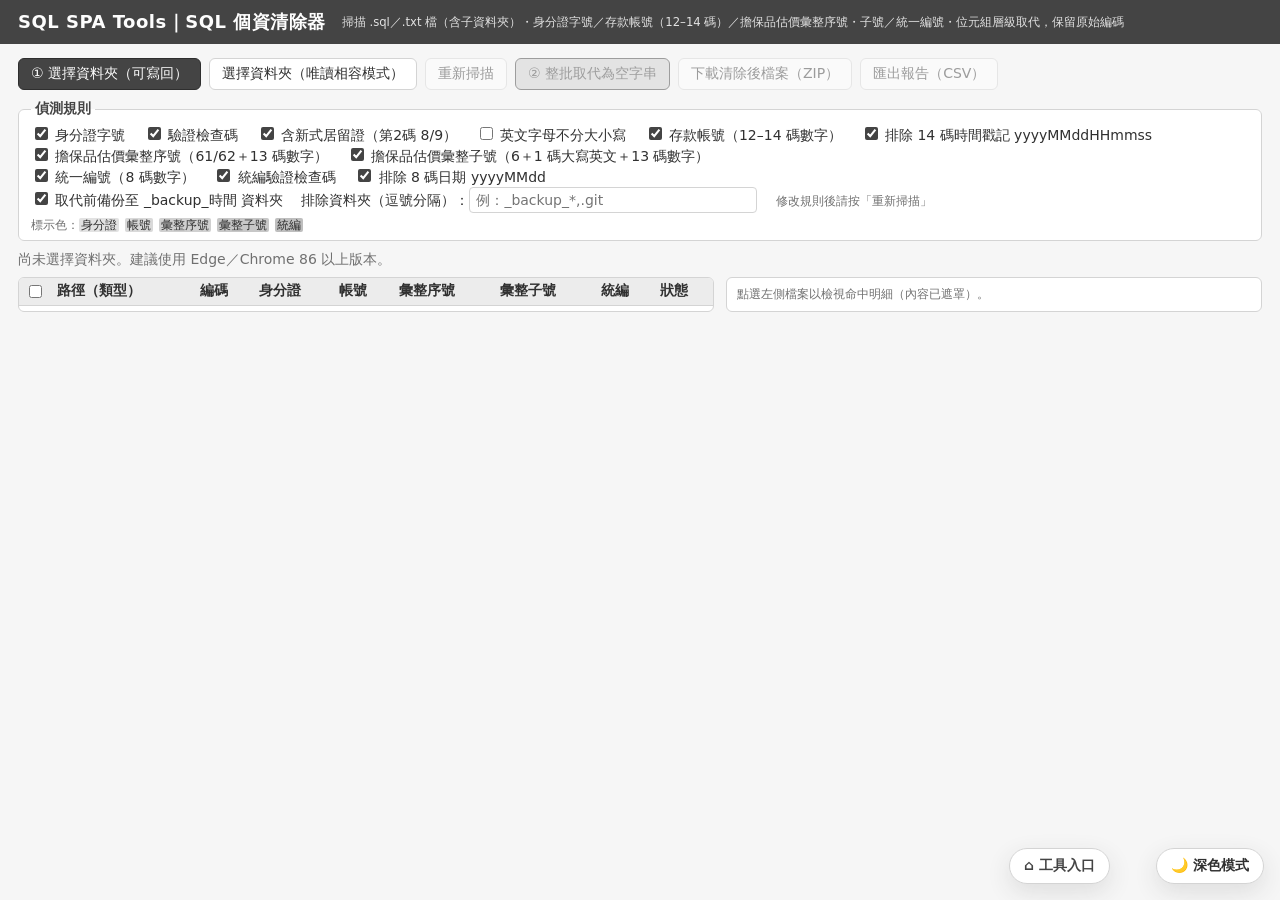
<file: sql-spa-tools-pii-cleaner.html>
<!DOCTYPE html>
<html lang="zh-Hant-TW">
<head>
<meta charset="utf-8">
<meta http-equiv="Content-Security-Policy" content="default-src 'none'; script-src 'self' 'unsafe-inline'; style-src 'self' 'unsafe-inline'; worker-src blob:; img-src data:">
<meta name="viewport" content="width=device-width,initial-scale=1">
<link rel="stylesheet" href="theme.css">
<script src="theme.js"></script>
<title>SQL SPA Tools｜SQL 個資清除器</title>
<style>
/* 舊元件相容別名；實際顏色由 theme.css 統一提供。 */
:root{
  --head:#7d7d7d;      /* 頁首 */
  --pri:#6d6d6d;       /* 主要按鈕 */
  --pri-h:#5f5f5f;     /* 主要按鈕 hover */
  --danger:#7b7b7b;    /* 危險按鈕 */
  --danger-h:#6a6a6a;
  --page:#f6f6f6;      /* 頁面背景 暖灰白 */
  --panel:#fefefe;     /* 面板背景 */
  --bg:#e8e8e8;        /* 表頭／區塊底色 */
  --bd:#d5d5d5;        /* 邊框 */
  --line:#e3e3e3;      /* 表格分隔線 */
  --sel:#f1f1f1;       /* 勾選／選取列 */
  --hover:#f0f0f0;
  --text:#3c3c3c;
  --muted:#797979;
  --warn:#686868; --warn-bg:#e8e8e8;
  --err:#626262;  --err-bg:#e1e1e1;
  --ok:#646464;   --ok-bg:#e8e8e8;
  --m-id:#dadada; --m-acct:#cbcbcb; --m-seq:#d1d1d1; --m-sub:#d3d3d3; --m-ban:#cfcfcf;
}
*{box-sizing:border-box}
body{margin:0;font-family:var(--theme-font-sans);font-size:14px;color:var(--text);background:var(--page)}
header{background:var(--head);color:#fafafa;padding:10px 18px;display:flex;align-items:center;gap:16px}
header h1{font-size:18px;margin:0;font-weight:600;letter-spacing:.5px}
header small{opacity:.85}
main{padding:14px 18px}
.bar{display:flex;flex-wrap:wrap;gap:8px;align-items:center;margin-bottom:10px}
button{border:1px solid var(--bd);background:var(--panel);color:var(--text);padding:6px 12px;border-radius:6px;cursor:pointer;font:inherit;transition:background .15s}
button:hover:not(:disabled){background:var(--bg)}
button.pri{background:var(--pri);color:#fff;border-color:var(--pri)}
button.pri:hover:not(:disabled){background:var(--pri-h)}
button.danger{background:var(--danger);color:#fff;border-color:var(--danger)}
button.danger:hover:not(:disabled){background:var(--danger-h)}
button:disabled{opacity:.45;cursor:not-allowed}
fieldset{border:1px solid var(--bd);border-radius:6px;padding:6px 12px;margin:0 0 10px;background:var(--panel)}
legend{font-weight:bold;padding:0 4px;color:var(--pri)}
label{margin-right:14px;white-space:nowrap}
input[type=checkbox]{accent-color:var(--pri)}
#status{margin:6px 0;color:var(--muted)}
progress{width:260px;vertical-align:middle;accent-color:var(--pri)}
.sum span{display:inline-block;margin-right:18px;color:var(--muted)}
.sum b{font-size:16px;color:var(--text)}
.layout{display:grid;grid-template-columns:minmax(560px,1.3fr) 1fr;gap:12px}
.panel{border:1px solid var(--bd);border-radius:6px;overflow:auto;max-height:calc(100vh - 310px);background:var(--panel)}
table{border-collapse:collapse;width:100%}
th,td{border-bottom:1px solid var(--line);padding:4px 6px;text-align:left;vertical-align:top}
th{position:sticky;top:0;background:var(--bg);cursor:pointer;user-select:none;z-index:1;font-weight:600}
tr:hover{background:var(--hover)}
tr.sel{background:var(--sel)}
td.path{word-break:break-all;font-family:var(--theme-font-mono);font-size:12px}
td.num{text-align:right}
.tag{display:inline-block;padding:0 6px;border-radius:10px;font-size:12px;margin-right:4px;background:var(--bg);color:var(--muted)}
.t-warn{background:var(--warn-bg);color:var(--warn)}
.t-err{background:var(--err-bg);color:var(--err)}
.t-ok{background:var(--ok-bg);color:var(--ok)}
#detail{padding:8px 10px;font-size:13px}
#detail pre{white-space:pre-wrap;word-break:break-all;background:var(--hover);border:1px solid var(--line);padding:6px 8px;border-radius:4px;margin:4px 0 10px;font-family:var(--theme-font-mono);font-size:12px}
mark{padding:0 2px;border-radius:2px;color:var(--text);background:var(--m-id)}
mark.id{background:var(--m-id)}
mark.acct{background:var(--m-acct)}
mark.seq{background:var(--m-seq)}
mark.sub{background:var(--m-sub)}
mark.ban{background:var(--m-ban)}
.legend mark{font-size:12px;margin-right:6px}
select{font:inherit;font-size:12px;border:1px solid var(--bd);border-radius:4px;background:var(--panel);color:var(--text)}
input[type=text]{font:inherit;padding:4px 6px;border:1px solid var(--bd);border-radius:4px;background:#fff;color:var(--text)}
input[type=text]:focus,select:focus{outline:2px solid var(--sel);border-color:var(--pri)}
.hint{color:var(--muted);font-size:12px}
#log{max-height:120px;overflow:auto;font-family:var(--theme-font-mono);font-size:12px;background:var(--bg);border-radius:4px;padding:4px 8px;margin-top:8px;display:none}
</style>
</head>
<body>
<header>
  <h1>SQL SPA Tools｜SQL 個資清除器</h1>
  <small>掃描 .sql／.txt 檔（含子資料夾）・身分證字號／存款帳號（12–14 碼）／擔保品估價彙整序號・子號／統一編號・位元組層級取代，保留原始編碼</small>
</header>
<main>
  <div class="bar">
    <button class="pri" id="btnPick">① 選擇資料夾（可寫回）</button>
    <button id="btnPickRO">選擇資料夾（唯讀相容模式）</button>
    <input type="file" id="dirInput" webkitdirectory multiple hidden>
    <button id="btnRescan" disabled>重新掃描</button>
    <button class="danger" id="btnReplace" disabled>② 整批取代為空字串</button>
    <button id="btnZip" disabled>下載清除後檔案（ZIP）</button>
    <button id="btnReport" disabled>匯出報告（CSV）</button>
  </div>
  <fieldset>
    <legend>偵測規則</legend>
    <label><input type="checkbox" id="optId" checked> 身分證字號</label>
    <label><input type="checkbox" id="optChk" checked> 驗證檢查碼</label>
    <label><input type="checkbox" id="optArc" checked> 含新式居留證（第2碼 8/9）</label>
    <label><input type="checkbox" id="optCase"> 英文字母不分大小寫</label>
    <label><input type="checkbox" id="optAcct" checked> 存款帳號（12–14 碼數字）</label>
    <label><input type="checkbox" id="optTs" checked> 排除 14 碼時間戳記 yyyyMMddHHmmss</label>
    <br><label><input type="checkbox" id="optSeq" checked> 擔保品估價彙整序號（61/62＋13 碼數字）</label>
    <label><input type="checkbox" id="optSub" checked> 擔保品估價彙整子號（6＋1 碼大寫英文＋13 碼數字）</label>
    <br><label><input type="checkbox" id="optBan" checked> 統一編號（8 碼數字）</label>
    <label><input type="checkbox" id="optBanChk" checked> 統編驗證檢查碼</label>
    <label><input type="checkbox" id="optDate8" checked> 排除 8 碼日期 yyyyMMdd</label>
    <br><label><input type="checkbox" id="optBackup" checked> 取代前備份至 _backup_時間 資料夾</label>
    <label>排除資料夾（逗號分隔）：<input type="text" id="optExclude" value="" placeholder="例：_backup_*,.git" size="34"></label>
    <span class="hint">修改規則後請按「重新掃描」</span>
    <div class="legend hint" style="margin-top:4px">標示色：<mark class="id">身分證</mark><mark class="acct">帳號</mark><mark class="seq">彙整序號</mark><mark class="sub">彙整子號</mark><mark class="ban">統編</mark></div>
  </fieldset>
  <div id="status">尚未選擇資料夾。建議使用 Edge／Chrome 86 以上版本。</div>
  <div class="sum" id="sum"></div>
  <div id="log"></div>
  <div class="layout" style="margin-top:8px">
    <div class="panel">
      <table id="tbl">
        <thead><tr>
          <th style="width:28px"><input type="checkbox" id="chkAll" title="全選有命中的檔案"></th>
          <th data-k="path">路徑（類型）</th>
          <th data-k="enc">編碼</th>
          <th data-k="nId">身分證</th>
          <th data-k="nAcct">帳號</th>
          <th data-k="nSeq">彙整序號</th>
          <th data-k="nSub">彙整子號</th>
          <th data-k="nBan">統編</th>
          <th data-k="flag">狀態</th>
        </tr></thead>
        <tbody></tbody>
      </table>
    </div>
    <div class="panel" id="detail"><span class="hint">點選左側檔案以檢視命中明細（內容已遮罩）。</span></div>
  </div>
</main>

<!-- ===================== Worker：編碼偵測 + 骨架比對 ===================== -->
<script type="text/js-worker" id="workerSrc">
'use strict';
function tryDecode(enc, bytes){
  try { new TextDecoder(enc,{fatal:true}).decode(bytes); return true; } catch(e){ return false; }
}
function detectEncoding(b){
  if (b.length>=3 && b[0]===0xEF && b[1]===0xBB && b[2]===0xBF) return {enc:'utf-8',bom:3,sure:true};
  if (b.length>=2 && b[0]===0xFF && b[1]===0xFE) return {enc:'utf-16le',bom:2,sure:true};
  if (b.length>=2 && b[0]===0xFE && b[1]===0xFF) return {enc:'utf-16be',bom:2,sure:true};
  // 無 BOM 的 UTF-16：奇/偶位大量 0x00
  const n = Math.min(b.length, 4096);
  if (n >= 4){
    let ze=0, zo=0;
    for (let i=0;i<n;i++) if (b[i]===0) (i&1 ? zo++ : ze++);
    const half = n/2;
    if (zo/half > 0.3 && ze/half < 0.05) return {enc:'utf-16le',bom:0,sure:true};
    if (ze/half > 0.3 && zo/half < 0.05) return {enc:'utf-16be',bom:0,sure:true};
  }
  let ascii = true;
  for (let i=0;i<b.length;i++) if (b[i]>=0x80){ ascii=false; break; }
  if (ascii) return {enc:'utf-8',bom:0,sure:true,ascii:true};
  if (tryDecode('utf-8', b)) return {enc:'utf-8',bom:0,sure:true};
  if (tryDecode('big5', b)) return {enc:'big5',bom:0,sure:true};
  if (tryDecode('gb18030', b)) return {enc:'gb18030',bom:0,sure:false};
  return {enc:'big5',bom:0,sure:false}; // 含無法對應之造字，仍以 Big5 結構切字
}
/* 建立與原始位元組「位置一一對應」的 ASCII 骨架字串；多位元組字元的每個 byte 以 \x80 佔位 */
function buildSkeleton(b, enc, bom){
  let unit = 1, codes;
  if (enc === 'utf-16le' || enc === 'utf-16be'){
    unit = 2;
    const len = (b.length - bom) >> 1;
    codes = new Uint8Array(len);
    for (let k=0;k<len;k++){
      const i = bom + k*2;
      const cu = enc==='utf-16le' ? (b[i] | (b[i+1]<<8)) : ((b[i]<<8) | b[i+1]);
      codes[k] = cu < 0x80 ? cu : 0x80;
    }
    return {skel: bytesToStr(codes), unit, offset: bom};
  }
  codes = new Uint8Array(b.length);
  if (enc === 'big5' || enc === 'gb18030'){
    for (let i=0;i<b.length;){
      const c = b[i];
      if (c>=0x81 && c<=0xFE && i+1<b.length){
        // GB18030 四位元組：lead, 0x30-0x39, lead, 0x30-0x39
        if (enc==='gb18030' && b[i+1]>=0x30 && b[i+1]<=0x39 && i+3<b.length){
          codes[i]=codes[i+1]=codes[i+2]=codes[i+3]=0x80; i+=4;
        } else { codes[i]=codes[i+1]=0x80; i+=2; }
      } else { codes[i] = c<0x80 ? c : 0x80; i++; }
    }
  } else { // utf-8：所有 >=0x80 的 byte 本來就不會是 ASCII
    for (let i=0;i<b.length;i++) codes[i] = b[i]<0x80 ? b[i] : 0x80;
  }
  return {skel: bytesToStr(codes), unit, offset: 0};
}
function bytesToStr(u8){
  let s = '';
  for (let i=0;i<u8.length;i+=0x8000) s += String.fromCharCode.apply(null, u8.subarray(i, i+0x8000));
  return s;
}
const LETTER = 'ABCDEFGHJKLMNPQRSTUVXYWZIO'; // 身分證字母對應 10~35
function idChecksumOk(id){
  id = id.toUpperCase();
  const v = LETTER.indexOf(id[0]) + 10;
  if (v < 10) return false;
  let sum = Math.floor(v/10) + (v%10)*9;
  const w = [8,7,6,5,4,3,2,1];
  for (let i=1;i<=8;i++) sum += (+id[i]) * w[i-1];
  sum += +id[9];
  return sum % 10 === 0;
}
/* 統一編號檢查碼：權數 1,2,1,2,1,2,4,1，乘積各位數相加；
   可被 5 整除即合法（相容舊制被 10 整除）；第 7 碼為 7 時，總和 +1 亦可 */
function banChecksumOk(s){
  const w = [1,2,1,2,1,2,4,1];
  let sum = 0;
  for (let i=0;i<8;i++){ const p = (+s[i])*w[i]; sum += Math.floor(p/10) + p%10; }
  return sum % 5 === 0 || (s[6]==='7' && (sum+1) % 5 === 0);
}
function isDate8(s){
  const y=+s.slice(0,4), M=+s.slice(4,6), d=+s.slice(6,8);
  return y>=1900 && y<=2100 && M>=1 && M<=12 && d>=1 && d<=31;
}
function isTimestamp14(s){
  if (s.length !== 14) return false;
  const y=+s.slice(0,4), M=+s.slice(4,6), d=+s.slice(6,8), h=+s.slice(8,10), m=+s.slice(10,12), sec=+s.slice(12,14);
  return y>=1900 && y<=2100 && M>=1 && M<=12 && d>=1 && d<=31 && h<=23 && m<=59 && sec<=59;
}
function scan(bytes, opt, forcedEnc){
  const b = new Uint8Array(bytes);
  let det = detectEncoding(b);
  if (forcedEnc){
    let bom = 0;
    if (forcedEnc==='utf-8' && b[0]===0xEF && b[1]===0xBB && b[2]===0xBF) bom=3;
    if (forcedEnc==='utf-16le' && b[0]===0xFF && b[1]===0xFE) bom=2;
    if (forcedEnc==='utf-16be' && b[0]===0xFE && b[1]===0xFF) bom=2;
    det = {enc:forcedEnc, bom, sure:true, forced:true};
  }
  const {skel, unit, offset} = buildSkeleton(b, det.enc, det.bom);
  const hits = [];
  const L = opt.caseInsensitive ? '[A-Za-z]' : '[A-Z]';
  const second = opt.arc ? '[1289]' : '[12]';
  let m;
  if (opt.id){
    const re = new RegExp('(?<![A-Za-z0-9])' + L + second + '\\d{8}(?![A-Za-z0-9])', 'g');
    while ((m = re.exec(skel))){
      const v = m[0];
      if (opt.checksum && !idChecksumOk(v)) continue;
      hits.push({type:'id', s:m.index, e:m.index+v.length, v});
    }
  }
  if (opt.acct){
    const re = /(?<!\d)\d{12,14}(?!\d)/g;
    while ((m = re.exec(skel))){
      const v = m[0];
      if (opt.excludeTs && isTimestamp14(v)) continue;
      hits.push({type:'acct', s:m.index, e:m.index+v.length, v});
    }
  }
  if (opt.seq){
    const re = /(?<![A-Za-z0-9])6[12]\d{13}(?![A-Za-z0-9])/g;
    while ((m = re.exec(skel))) hits.push({type:'seq', s:m.index, e:m.index+m[0].length, v:m[0]});
  }
  if (opt.sub){
    const re = /(?<![A-Za-z0-9])6[A-Z]\d{13}(?![A-Za-z0-9])/g;
    while ((m = re.exec(skel))) hits.push({type:'sub', s:m.index, e:m.index+m[0].length, v:m[0]});
  }
  if (opt.ban){
    const re = /(?<![A-Za-z0-9])\d{8}(?![A-Za-z0-9])/g;
    while ((m = re.exec(skel))){
      const v = m[0];
      if (opt.excludeDate8 && isDate8(v)) continue;
      if (opt.banChecksum && !banChecksumOk(v)) continue;
      hits.push({type:'ban', s:m.index, e:m.index+v.length, v});
    }
  }
  hits.sort((x,y)=>x.s-y.s);
  // 帳號若落在彙整序號／子號範圍內（如子號 6B 後的 13 碼數字），以序號／子號為準，避免重複計算與重疊取代
  const big = hits.filter(h=>h.type==='seq'||h.type==='sub');
  for (let i=hits.length-1;i>=0;i--){
    const h = hits[i];
    if (h.type==='acct' && big.some(g=>h.s<g.e && h.e>g.s)) hits.splice(i,1);
  }
  // 行號、是否加引號、遮罩後前後文
  const lineStarts = [0];
  for (let i=0;i<skel.length;i++) if (skel.charCodeAt(i)===10) lineStarts.push(i+1);
  const dec = new TextDecoder(det.enc);
  const lineOf = (pos)=>{ let lo=0, hi=lineStarts.length-1; while(lo<hi){ const mid=(lo+hi+1)>>1; if(lineStarts[mid]<=pos) lo=mid; else hi=mid-1; } return lo; };
  const out = [];
  const byLine = new Map();
  for (const h of hits){
    const ln = lineOf(h.s);
    const prev = skel[h.s-1], next = skel[h.e];
    const quoted = (prev==="'" && next==="'") || (prev==='"' && next==='"');
    out.push({type:h.type, line:ln+1, quoted, masked:mask(h.v, h.type),
              bs: offset + h.s*unit, be: offset + h.e*unit});
    if (!byLine.has(ln)) byLine.set(ln, []);
    byLine.get(ln).push(h);
  }
  // 每行前後文（遮罩），最多 200 行
  const contexts = [];
  let cnt = 0;
  for (const [ln, hs] of byLine){
    if (cnt++ >= 200) break;
    const ls = lineStarts[ln], le = (ln+1<lineStarts.length ? lineStarts[ln+1] : skel.length);
    let segs = [], cur = ls;
    for (const h of hs){
      if (h.s > cur) segs.push({t:'txt', v: dec.decode(b.subarray(offset+cur*unit, offset+h.s*unit))});
      segs.push({t:h.type, v: mask(h.v, h.type)});
      cur = h.e;
    }
    if (le > cur) segs.push({t:'txt', v: dec.decode(b.subarray(offset+cur*unit, offset+le*unit))});
    segs = segs.map(s=> s.t==='txt' ? {t:'txt', v: s.v.replace(/\r?\n$/,'').slice(0,400)} : s);
    contexts.push({line: ln+1, segs});
  }
  const cntType = (t)=> out.filter(h=>h.type===t).length;
  return {enc:det.enc, bom:det.bom, sure:det.sure, forced:!!det.forced, hits:out, contexts,
          nId: cntType('id'), nAcct: cntType('acct'), nSeq: cntType('seq'), nSub: cntType('sub'), nBan: cntType('ban'),
          nAll: out.length, nUnquoted: out.filter(h=>!h.quoted).length};
}
function mask(v, type){
  if (type==='id') return v.slice(0,3) + '****' + v.slice(-3);
  if (type==='ban') return v.slice(0,2) + '****' + v.slice(-2);
  return v.slice(0,4) + '*'.repeat(v.length-8) + v.slice(-4);
}
if (typeof self !== 'undefined' && typeof self.postMessage === 'function' && typeof window === 'undefined'){
  self.onmessage = (ev)=>{
    const {id, bytes, opt, forcedEnc} = ev.data;
    try { self.postMessage({id, ok:true, res: scan(bytes, opt, forcedEnc)}); }
    catch(e){ self.postMessage({id, ok:false, err: String(e && e.message || e)}); }
  };
}
if (typeof module !== 'undefined') module.exports = {scan, detectEncoding, idChecksumOk, banChecksumOk, buildSkeleton};
</script>

<!-- ===================== 主程式 ===================== -->
<script>
'use strict';
const $ = (s)=>document.querySelector(s);
const TARGET_EXT = /\.(sql|txt)$/i; // 掃描的副檔名
const state = {root:null, writable:false, files:[], sel:null, sortK:'path', sortAsc:true, busy:false};

/* ---------- Worker Pool ---------- */
const workerUrl = URL.createObjectURL(new Blob([$('#workerSrc').textContent], {type:'text/javascript'}));
const POOL = Math.max(2, Math.min(navigator.hardwareConcurrency||4, 8));
const workers = [], pending = new Map();
let reqId = 0, rr = 0;
try {
  for (let i=0;i<POOL;i++){
    const w = new Worker(workerUrl);
    w.onmessage = (ev)=>{ const p = pending.get(ev.data.id); if (!p) return; pending.delete(ev.data.id);
      ev.data.ok ? p.resolve(ev.data.res) : p.reject(new Error(ev.data.err)); };
    w.onerror = (ev)=>{ ev.preventDefault?.(); const p = pending.get(w._reqId); if (p) { pending.delete(w._reqId); p.reject(new Error('背景 Worker 執行失敗：' + (ev.message || '未知錯誤'))); }
      try { w.terminate(); } catch (_) {}
      const i = workers.indexOf(w); if (i >= 0) workers.splice(i, 1); };
    w.onmessageerror = ()=>{ const p = pending.get(w._reqId); if (p) { pending.delete(w._reqId); p.reject(new Error('背景 Worker 回傳格式錯誤')); } };
    workers.push(w);
  }
} catch (e) {
  // 無法建立 Worker 時不要讓整個頁面失效；掃描時會回報明確錯誤。
}
function runScan(bytes, forcedEnc){
  if (!workers.length) return Promise.reject(new Error('此瀏覽器無法啟動背景 Worker，請改用 Chrome／Edge 開啟。'));
  return new Promise((resolve,reject)=>{
    const id = ++reqId; pending.set(id,{resolve,reject});
    const copy = bytes.slice(0); // 保留原 buffer 供寫回
    const w = workers[(rr++) % workers.length];
    w._reqId = id;
    try { w.postMessage({id, bytes:copy, opt:getOpt(), forcedEnc}, [copy]); }
    catch (e) { pending.delete(id); reject(e); }
  });
}
function getOpt(){
  return {id:$('#optId').checked, checksum:$('#optChk').checked, arc:$('#optArc').checked,
          caseInsensitive:$('#optCase').checked, acct:$('#optAcct').checked, excludeTs:$('#optTs').checked,
          seq:$('#optSeq').checked, sub:$('#optSub').checked,
          ban:$('#optBan').checked, banChecksum:$('#optBanChk').checked, excludeDate8:$('#optDate8').checked};
}

/* ---------- 讀取資料夾 ---------- */
function excludeMatchers(){
  return $('#optExclude').value.split(',').map(s=>s.trim()).filter(Boolean)
    .map(p=> new RegExp('^' + p.replace(/[.+^${}()|[\]\\]/g,'\\$&').replace(/\*/g,'.*') + '$','i'));
}
async function walk(dirHandle, prefix, out, ex){
  for await (const [name, h] of dirHandle.entries()){
    if (h.kind === 'directory'){
      if (ex.some(r=>r.test(name))) continue;
      await walk(h, prefix + name + '/', out, ex);
    } else if (TARGET_EXT.test(name)){
      out.push({path: prefix + name, handle: h, dirHandle});
    }
  }
}
$('#btnPick').onclick = async ()=>{
  if (!window.showDirectoryPicker){ alert('此瀏覽器不支援直接寫回，請改用 Edge/Chrome，或使用「唯讀相容模式」。'); return; }
  try{
    const root = await window.showDirectoryPicker({mode:'readwrite'});
    state.root = root; state.writable = true;
    const list = []; setStatus('列舉檔案中…');
    await walk(root, '', list, excludeMatchers());
    await loadAndScan(list.map(f=>({path:f.path, handle:f.handle})));
  }catch(e){ if (e.name!=='AbortError') { setStatus('錯誤：'+e.message); console.error(e); } }
};
$('#btnPickRO').onclick = ()=> $('#dirInput').click();
$('#dirInput').onchange = async (ev)=>{
  const ex = excludeMatchers();
  const files = [...ev.target.files].filter(f=>TARGET_EXT.test(f.name))
    .filter(f=> !f.webkitRelativePath.split('/').slice(1,-1).some(seg=>ex.some(r=>r.test(seg))));
  state.root = null; state.writable = false;
  await loadAndScan(files.map(f=>({path: f.webkitRelativePath.split('/').slice(1).join('/'), file:f})));
  ev.target.value = '';
};
$('#btnRescan').onclick = ()=> loadAndScan(state.files.map(f=>({path:f.path, handle:f.handle, file:f.file})), true);

async function loadAndScan(list, keepEnc){
  if (state.busy) return; state.busy = true; toggle();
  const old = new Map(state.files.map(f=>[f.path, f]));
  state.files = []; state.sel = null; $('#detail').innerHTML = '<span class="hint">掃描中…</span>';
  let done = 0; const total = list.length;
  setStatus(`掃描中 0 / ${total}`, 0, total);
  const conc = POOL * 2; let idx = 0;
  async function next(){
    while (idx < list.length){
      const it = list[idx++];
      const rec = {path:it.path, handle:it.handle, file:it.file, checked:false};
      try{
        const f = it.handle ? await it.handle.getFile() : it.file;
        rec.size = f.size;
        rec.bytes = await f.arrayBuffer();
        const forced = keepEnc && old.get(it.path)?.forcedEnc;
        rec.forcedEnc = forced || null;
        rec.res = await runScan(rec.bytes, rec.forcedEnc);
        rec.checked = rec.res.nAll > 0;
      }catch(e){ rec.error = e.message; }
      state.files.push(rec);
      done++; if (done % 20 === 0 || done === total) setStatus(`掃描中 ${done} / ${total}`, done, total);
    }
  }
  await Promise.all(Array.from({length:conc}, next));
  state.busy = false; render(); toggle();
  const hitFiles = state.files.filter(f=>f.res && f.res.nAll>0).length;
  setStatus(`掃描完成：共 ${total} 個檔案（SQL／TXT），${hitFiles} 個檔案含個資。` + (state.writable ? '' : '（唯讀模式：清除後請下載 ZIP）'));
}

/* ---------- 顯示 ---------- */
function setStatus(msg, v, max){
  $('#status').innerHTML = esc(msg) + (max ? ` <progress value="${v}" max="${max}"></progress>` : '');
}
function esc(s){ return String(s).replace(/[&<>"']/g, c=>({'&':'&amp;','<':'&lt;','>':'&gt;','"':'&quot;',"'":'&#39;'}[c])); }
const TYPE_LABEL = {id:'身分證', acct:'帳號', seq:'彙整序號', sub:'彙整子號', ban:'統編'};
const ENC_LABEL = {'utf-8':'UTF-8','big5':'Big5','gb18030':'GB18030','utf-16le':'UTF-16LE','utf-16be':'UTF-16BE'};
function flagOf(f){
  if (f.error) return 3;
  if (!f.res) return 0;
  if (f.done) return -1;
  if (!f.res.sure) return 2;
  if (f.res.nUnquoted) return 1;
  return 0;
}
function render(){
  const k = state.sortK, a = state.sortAsc ? 1 : -1;
  const val = (f)=> k==='path'? f.path : k==='enc'? (f.res?.enc||'') : k==='flag'? flagOf(f) : (f.res?.[k]||0);
  state.files.sort((x,y)=>{ const p=val(x), q=val(y); return (p<q?-1:p>q?1:0)*a; });
  const tb = $('#tbl tbody'); const rows = [];
  for (let i=0;i<state.files.length;i++){
    const f = state.files[i], r = f.res;
    const tags = [];
    if (f.error) tags.push(`<span class="tag t-err">讀取失敗</span>`);
    if (f.done) tags.push(`<span class="tag t-ok">已清除</span>`);
    if (r && !r.sure) tags.push(`<span class="tag t-warn">⚠ 編碼待確認</span>`);
    if (r && r.nUnquoted && !f.done) tags.push(`<span class="tag t-warn" title="未被引號包住，清空後若為 SQL 可能造成語法錯誤">⚠ 未加引號 ${r.nUnquoted}</span>`);
    if (r && r.bom) tags.push(`<span class="tag">BOM</span>`);
    const encSel = r ? `<select data-i="${i}" class="encSel">${Object.keys(ENC_LABEL).map(e=>`<option value="${e}"${e===r.enc?' selected':''}>${ENC_LABEL[e]}${e===r.enc && !f.forcedEnc?' (自動)':''}</option>`).join('')}</select>` : '-';
    const n = (key)=> `<td class="num">${r? r[key] : '-'}</td>`;
    rows.push(`<tr data-i="${i}" class="${state.sel===f?'sel':''}">
      <td><input type="checkbox" class="rowChk" data-i="${i}" ${f.checked?'checked':''} ${r && r.nAll>0?'':'disabled'}></td>
      <td class="path">${esc(f.path)} <span class="tag">${esc(f.path.split('.').pop().toUpperCase())}</span></td><td>${encSel}</td>
      ${n('nId')}${n('nAcct')}${n('nSeq')}${n('nSub')}${n('nBan')}<td>${tags.join('')}</td></tr>`);
  }
  tb.innerHTML = rows.join('');
  const hit = state.files.filter(f=>f.res && f.res.nAll>0);
  const tot = (key)=> hit.reduce((s,f)=>s+f.res[key],0);
  $('#sum').innerHTML = `<span>檔案 <b>${state.files.length}</b></span><span>含個資檔案 <b>${hit.length}</b></span>
    <span>身分證 <b>${tot('nId')}</b></span><span>帳號 <b>${tot('nAcct')}</b></span>
    <span>彙整序號 <b>${tot('nSeq')}</b></span><span>彙整子號 <b>${tot('nSub')}</b></span><span>統編 <b>${tot('nBan')}</b></span>
    <span>已勾選 <b>${state.files.filter(f=>f.checked).length}</b></span>`;
}
function toggle(){
  const has = state.files.length>0, anyChk = state.files.some(f=>f.checked);
  $('#btnRescan').disabled = !has || state.busy;
  $('#btnReplace').disabled = !anyChk || state.busy || !state.writable;
  $('#btnZip').disabled = !anyChk || state.busy;
  $('#btnReport').disabled = !has || state.busy;
  $('#btnPick').disabled = $('#btnPickRO').disabled = state.busy;
}
$('#tbl tbody').addEventListener('click', (ev)=>{
  if (ev.target.matches('input,select,option')) return;
  const tr = ev.target.closest('tr'); if (!tr) return;
  state.sel = state.files[+tr.dataset.i]; render(); showDetail(state.sel);
});
$('#tbl tbody').addEventListener('change', async (ev)=>{
  const i = +ev.target.dataset.i, f = state.files[i];
  if (ev.target.classList.contains('rowChk')){ f.checked = ev.target.checked; render(); toggle(); }
  if (ev.target.classList.contains('encSel')){
    f.forcedEnc = ev.target.value;
    f.res = await runScan(f.bytes, f.forcedEnc);
    f.checked = f.res.nAll > 0;
    state.sel = f; render(); showDetail(f); toggle();
  }
});
$('#chkAll').onchange = (ev)=>{ state.files.forEach(f=>{ if (f.res && f.res.nAll>0) f.checked = ev.target.checked; }); render(); toggle(); };
document.querySelectorAll('#tbl th[data-k]').forEach(th=> th.onclick = ()=>{
  const k = th.dataset.k; state.sortAsc = state.sortK===k ? !state.sortAsc : true; state.sortK = k; render();
});
function showDetail(f){
  const d = $('#detail');
  if (!f || !f.res){ d.innerHTML = `<b>${esc(f?.path||'')}</b><p>${esc(f?.error||'無資料')}</p>`; return; }
  const r = f.res;
  let h = `<div><b>${esc(f.path)}</b></div><div class="hint">編碼：${ENC_LABEL[r.enc]}${r.bom?'（含 BOM）':''}${r.sure?'':' ⚠ 待確認'}・大小：${f.size.toLocaleString()} bytes・身分證 ${r.nId}・帳號 ${r.nAcct}・彙整序號 ${r.nSeq}・彙整子號 ${r.nSub}・統編 ${r.nBan}</div>`;
  if (!r.hits.length){ d.innerHTML = h + '<p>未偵測到個資。</p>'; return; }
  const uq = new Set(r.hits.filter(x=>!x.quoted).map(x=>x.line));
  for (const c of r.contexts){
    h += `<div>第 ${c.line} 行${uq.has(c.line)?' <span class="tag t-warn">⚠ 未加引號</span>':''}</div><pre>` +
      c.segs.map(s=> s.t==='txt' ? esc(s.v) : `<mark class="${s.t}" title="${TYPE_LABEL[s.t]}">${esc(s.v)}</mark>`).join('') + '</pre>';
  }
  if (r.contexts.length < new Set(r.hits.map(x=>x.line)).size) h += '<p class="hint">（僅顯示前 200 行）</p>';
  d.innerHTML = h;
}

/* ---------- 取代 ---------- */
function stripRanges(buf, hits){
  const b = new Uint8Array(buf);
  const rs = hits.map(x=>[x.bs,x.be]).sort((p,q)=>p[0]-q[0]);
  let removed = 0; for (const [s,e] of rs) removed += e-s;
  const out = new Uint8Array(b.length - removed);
  let o = 0, cur = 0;
  for (const [s,e] of rs){ out.set(b.subarray(cur,s), o); o += s-cur; cur = e; }
  out.set(b.subarray(cur), o);
  return out;
}
function tsStr(){ const d=new Date(), p=n=>String(n).padStart(2,'0');
  return `${d.getFullYear()}${p(d.getMonth()+1)}${p(d.getDate())}${p(d.getHours())}${p(d.getMinutes())}${p(d.getSeconds())}`; }
async function getFileHandleByPath(root, path, create){
  const parts = path.split('/'); let dir = root;
  for (let i=0;i<parts.length-1;i++) dir = await dir.getDirectoryHandle(parts[i], {create});
  return dir.getFileHandle(parts[parts.length-1], {create});
}
$('#btnReplace').onclick = async ()=>{
  const targets = state.files.filter(f=>f.checked && f.res && f.res.hits.length);
  const nUq = targets.reduce((s,f)=>s+f.res.nUnquoted,0);
  const nUnsure = targets.filter(f=>!f.res.sure).length;
  let msg = `即將清除 ${targets.length} 個檔案中的 ${targets.reduce((s,f)=>s+f.res.hits.length,0)} 筆個資（取代為空字串）。`;
  if (nUq) msg += `\n⚠ 其中 ${nUq} 筆未被引號包住，清空後若為 SQL 檔可能造成語法錯誤。`;
  if (nUnsure) msg += `\n⚠ 有 ${nUnsure} 個檔案編碼待確認。`;
  msg += $('#optBackup').checked ? '\n原檔將先備份。確定執行？' : '\n未啟用備份，無法復原！確定執行？';
  if (!confirm(msg)) return;
  state.busy = true; toggle();
  const backupDir = '_backup_' + tsStr();
  const log = $('#log'); log.style.display='block'; log.innerHTML='';
  let ok=0, fail=0, i=0;
  for (const f of targets){
    i++; setStatus(`寫回中 ${i} / ${targets.length}`, i, targets.length);
    try{
      // 寫回前確認檔案未被外部修改
      const cur = await (await f.handle.getFile()).arrayBuffer();
      if (cur.byteLength !== f.bytes.byteLength || !equalBuf(cur, f.bytes)) throw new Error('檔案於掃描後已被修改，請重新掃描');
      if ($('#optBackup').checked){
        const bh = await getFileHandleByPath(state.root, backupDir + '/' + f.path, true);
        const w = await bh.createWritable(); await w.write(f.bytes); await w.close();
      }
      const out = stripRanges(f.bytes, f.res.hits);
      const w = await f.handle.createWritable(); await w.write(out); await w.close();
      // 驗證
      f.bytes = await (await f.handle.getFile()).arrayBuffer();
      f.res = await runScan(f.bytes, f.forcedEnc);
      const left = f.res.nAll;
      f.done = left === 0; f.checked = left > 0;
      log.innerHTML += esc(`${left? '⚠':'✔'} ${f.path}${left? '（仍有 '+left+' 筆：取代後新組成之字串，請再檢查）':''}`) + '<br>';
      ok++;
    }catch(e){ fail++; log.innerHTML += esc(`✖ ${f.path}：${e.message}`) + '<br>'; }
  }
  state.busy = false; render(); toggle(); if (state.sel) showDetail(state.sel);
  setStatus(`完成：成功 ${ok}、失敗 ${fail}。` + ($('#optBackup').checked ? `備份位置：${backupDir}/` : ''));
};
function equalBuf(a,b){ const x=new Uint8Array(a), y=new Uint8Array(b); for(let i=0;i<x.length;i++) if(x[i]!==y[i]) return false; return true; }

/* ---------- ZIP（store，不壓縮） ---------- */
const CRC_T = (()=>{ const t=new Uint32Array(256); for(let n=0;n<256;n++){ let c=n; for(let k=0;k<8;k++) c = c&1 ? 0xEDB88320^(c>>>1) : c>>>1; t[n]=c>>>0; } return t; })();
function crc32(u8){ let c=0xFFFFFFFF; for(let i=0;i<u8.length;i++) c = CRC_T[(c^u8[i])&0xFF]^(c>>>8); return (c^0xFFFFFFFF)>>>0; }
function makeZip(entries){
  const enc = new TextEncoder(), parts=[], central=[]; let off=0;
  const d=new Date(), dt=((d.getFullYear()-1980)<<9)|((d.getMonth()+1)<<5)|d.getDate(), tm=(d.getHours()<<11)|(d.getMinutes()<<5)|(d.getSeconds()>>1);
  for (const e of entries){
    const name = enc.encode(e.name), crc = crc32(e.data), sz = e.data.length;
    const lh = new DataView(new ArrayBuffer(30));
    lh.setUint32(0,0x04034b50,true); lh.setUint16(4,20,true); lh.setUint16(6,0x0800,true); lh.setUint16(8,0,true);
    lh.setUint16(10,tm,true); lh.setUint16(12,dt,true); lh.setUint32(14,crc,true); lh.setUint32(18,sz,true); lh.setUint32(22,sz,true);
    lh.setUint16(26,name.length,true); lh.setUint16(28,0,true);
    parts.push(lh.buffer, name, e.data);
    const ch = new DataView(new ArrayBuffer(46));
    ch.setUint32(0,0x02014b50,true); ch.setUint16(4,20,true); ch.setUint16(6,20,true); ch.setUint16(8,0x0800,true); ch.setUint16(10,0,true);
    ch.setUint16(12,tm,true); ch.setUint16(14,dt,true); ch.setUint32(16,crc,true); ch.setUint32(20,sz,true); ch.setUint32(24,sz,true);
    ch.setUint16(28,name.length,true); ch.setUint32(42,off,true);
    central.push(ch.buffer, name);
    off += 30 + name.length + sz;
  }
  const csz = central.reduce((s,p)=>s+(p.byteLength||p.length),0);
  const end = new DataView(new ArrayBuffer(22));
  end.setUint32(0,0x06054b50,true); end.setUint16(8,entries.length,true); end.setUint16(10,entries.length,true);
  end.setUint32(12,csz,true); end.setUint32(16,off,true);
  return new Blob([...parts, ...central, end.buffer], {type:'application/zip'});
}
function download(blob, name){ const a=document.createElement('a'); a.href=URL.createObjectURL(blob); a.download=name; a.click(); setTimeout(()=>URL.revokeObjectURL(a.href), 5000); }
$('#btnZip').onclick = ()=>{
  const t = state.files.filter(f=>f.checked && f.res && f.res.hits.length);
  download(makeZip(t.map(f=>({name:f.path, data:stripRanges(f.bytes, f.res.hits)}))), `sql_cleaned_${tsStr()}.zip`);
  setStatus(`已打包 ${t.length} 個清除後檔案（保留原編碼與目錄結構）。`);
};

/* ---------- 報告（遮罩） ---------- */
$('#btnReport').onclick = ()=>{
  const rows = [['路徑','類型','編碼','BOM','編碼確定','身分證筆數','帳號筆數','彙整序號筆數','彙整子號筆數','統編筆數','未加引號筆數','狀態','明細(行號:類型:遮罩值)']];
  for (const f of state.files){
    const r = f.res;
    rows.push([f.path, f.path.split('.').pop().toUpperCase(), r?ENC_LABEL[r.enc]:'', r&&r.bom?'Y':'', r?(r.sure?'Y':'N'):'',
      r?r.nId:'', r?r.nAcct:'', r?r.nSeq:'', r?r.nSub:'', r?r.nBan:'', r?r.nUnquoted:'',
      f.error?('錯誤:'+f.error):f.done?'已清除':(r&&r.hits.length?'含個資':'無'),
      r? r.hits.map(h=>`${h.line}:${TYPE_LABEL[h.type]}:${h.masked}`).join(' | ') : '']);
  }
  const csv = '\uFEFF' + rows.map(r=>r.map(c=>'"'+String(c).replace(/"/g,'""')+'"').join(',')).join('\r\n');
  download(new Blob([csv],{type:'text/csv'}), `sql_pii_report_${tsStr()}.csv`);
};
</script>
<a class="home-link" href="index.html">⌂ 工具入口</a>
<button id="themeToggle" class="theme-toggle" type="button">☀️ 淺色模式</button>
</body>
</html>
</file>
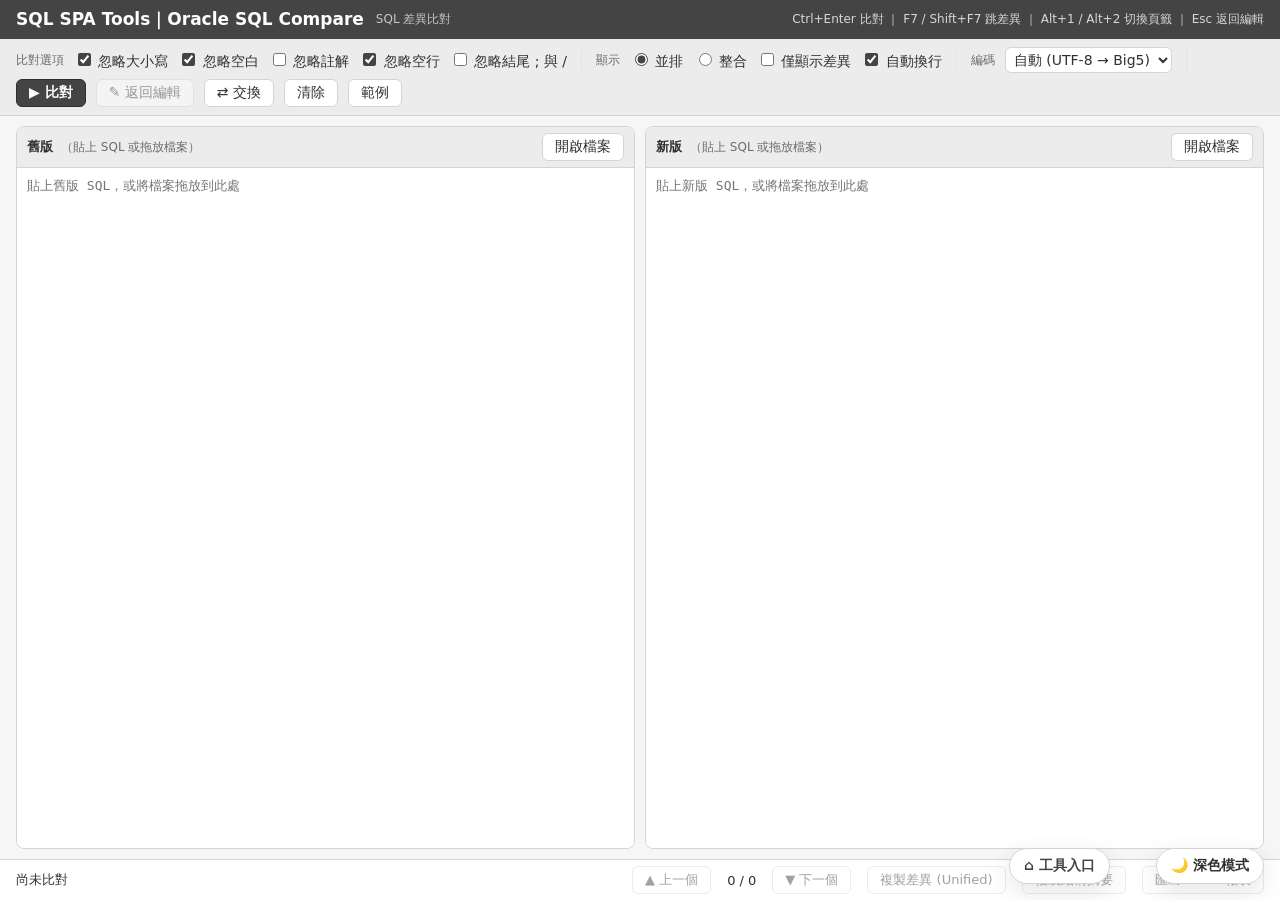
<file: sql-spa-tools-sql-compare.html>
<!DOCTYPE html>
<html lang="zh-Hant-TW">
<head>
<meta charset="UTF-8">
<meta name="viewport" content="width=device-width, initial-scale=1">
<link rel="stylesheet" href="theme.css">
<script src="theme.js"></script>
<title>SQL SPA Tools｜Oracle SQL Compare</title>
<style>
*{box-sizing:border-box}
input[type=checkbox],input[type=radio]{accent-color:#616161}
html,body{margin:0;height:100%}
body{font-family:var(--theme-font-sans);font-size:14px;color:#464646;background:#f4f4f4;display:flex;flex-direction:column}
header{background:#616161;color:#fefefe;padding:8px 16px;display:flex;align-items:center;gap:12px}
header h1{font-size:17px;margin:0;font-weight:600}
header .ver{font-size:12px;opacity:.7}
header .sp{flex:1}
header .hint{font-size:12px;opacity:.8}
.toolbar{background:#fefefe;border-bottom:1px solid #d1d1d1;padding:8px 16px;display:flex;flex-wrap:wrap;gap:6px 14px;align-items:center}
.toolbar .grp{display:flex;gap:10px;align-items:center;padding-right:14px;border-right:1px solid #e4e4e4}
.toolbar .grp:last-child{border-right:none}
.toolbar label{cursor:pointer;user-select:none;white-space:nowrap}
.toolbar .ttl{font-size:12px;color:#6b6b6b}
button{font:inherit;border:1px solid #d1d1d1;background:#efefef;border-radius:6px;padding:4px 12px;cursor:pointer;white-space:nowrap}
button:hover{background:#eaeaea}
button.primary{background:#616161;border-color:#616161;color:#fefefe;font-weight:600}
button.primary:hover{background:#505050}
button:disabled{opacity:.45;cursor:default}
select{font:inherit;padding:3px 4px;border-radius:6px;border:1px solid #d1d1d1}
main{flex:1;min-height:0;display:flex;flex-direction:column}
#editView{flex:1;min-height:0;display:flex;gap:10px;padding:10px 16px}
.pane{flex:1;min-width:0;display:flex;flex-direction:column;background:#fefefe;border:1px solid #d1d1d1;border-radius:8px;overflow:hidden}
.pane.drag{outline:3px dashed #616161;outline-offset:-3px}
.pane-hd{display:flex;align-items:center;gap:8px;padding:6px 10px;background:#efefef;border-bottom:1px solid #d1d1d1}
.pane-hd b{font-size:13px}
.pane-hd .fname{flex:1;min-width:0;overflow:hidden;text-overflow:ellipsis;white-space:nowrap;color:#6b6b6b;font-size:12px}
.pane-hd .cnt{font-size:12px;color:#6b6b6b}
.pane textarea{flex:1;border:none;resize:none;padding:8px 10px;font-family:var(--theme-font-mono);font-size:13px;line-height:1.5;outline:none;white-space:pre;overflow:auto;tab-size:4}
#resultView{flex:1;min-height:0;display:none;flex-direction:column}
#resultInfo{padding:6px 16px;background:#fefefe;border-bottom:1px solid #d1d1d1;display:flex;gap:16px;align-items:center;font-size:13px;flex-wrap:wrap}
#resultInfo .files{color:#6b6b6b;flex:1;min-width:0;overflow:hidden;text-overflow:ellipsis;white-space:nowrap}
#resultScroll{flex:1;min-height:0;overflow:auto;background:#fefefe}
.tabs{display:flex;gap:4px}
.tab{border-radius:6px;padding:3px 12px;font-size:13px}
.tab.on{background:#616161;border-color:#616161;color:#fefefe}
.tab .bdg{display:inline-block;min-width:18px;padding:0 5px;margin-left:4px;border-radius:9px;background:#616161;color:#fefefe;font-size:11px;line-height:16px;text-align:center}
.tab .bdg.zero{background:#6e6e6e}
#summaryBody{display:none}
#identical{display:none;padding:40px;text-align:center;font-size:16px;color:#727272}
footer{background:#fefefe;border-top:1px solid #d1d1d1;padding:6px 16px;display:flex;gap:16px;align-items:center;font-size:13px}
footer .sp{flex:1}
.stat-add{color:#727272;font-weight:600}.stat-del{color:#696969;font-weight:600}.stat-mod{color:#797979;font-weight:600}.stat-skip{color:#6e6e6e}.stat-mv{color:#8f8f8f;font-weight:600}
#toast{position:fixed;bottom:50px;left:50%;transform:translateX(-50%);background:#464646;color:#fefefe;padding:8px 18px;border-radius:6px;opacity:0;transition:opacity .25s;pointer-events:none;z-index:9}
#toast.show{opacity:.92}
</style>
</head>
<body>
<header>
  <h1>SQL SPA Tools｜Oracle SQL Compare</h1><span class="ver">SQL 差異比對</span>
  <span class="sp"></span>
  <span class="hint">Ctrl+Enter 比對 ｜ F7 / Shift+F7 跳差異 ｜ Alt+1 / Alt+2 切換頁籤 ｜ Esc 返回編輯</span>
</header>

<div class="toolbar">
  <div class="grp">
    <span class="ttl">比對選項</span>
    <label><input type="checkbox" id="optCase" checked> 忽略大小寫</label>
    <label><input type="checkbox" id="optWS" checked> 忽略空白</label>
    <label><input type="checkbox" id="optComment"> 忽略註解</label>
    <label><input type="checkbox" id="optBlank" checked> 忽略空行</label>
    <label title="忽略行尾分號，以及單獨一行的 /"><input type="checkbox" id="optTerm"> 忽略結尾 ; 與 /</label>
  </div>
  <div class="grp">
    <span class="ttl">顯示</span>
    <label><input type="radio" name="view" value="side" checked> 並排</label>
    <label><input type="radio" name="view" value="inline"> 整合</label>
    <label><input type="checkbox" id="optOnlyDiff"> 僅顯示差異</label>
    <label><input type="checkbox" id="optWrap" checked> 自動換行</label>
  </div>
  <div class="grp">
    <span class="ttl">編碼</span>
    <select id="optEnc"><option value="auto">自動 (UTF-8 → Big5)</option><option value="utf-8">UTF-8</option><option value="big5">Big5 / MS950</option></select>
  </div>
  <div class="grp">
    <button class="primary" id="btnCompare">▶ 比對</button>
    <button id="btnEdit" disabled>✎ 返回編輯</button>
    <button id="btnSwap">⇄ 交換</button>
    <button id="btnClear">清除</button>
    <button id="btnSample">範例</button>
  </div>
</div>

<main>
  <div id="editView">
    <div class="pane" id="paneA">
      <div class="pane-hd"><b>舊版</b><span class="fname" id="nameA">（貼上 SQL 或拖放檔案）</span><span class="cnt" id="cntA"></span>
        <button data-open="A">開啟檔案</button><input type="file" id="fileA" accept=".sql,.txt,.pks,.pkb,.prc,.fnc,.trg,.vw,.pls,.pck,*" hidden></div>
      <textarea id="txtA" spellcheck="false" placeholder="貼上舊版 SQL，或將檔案拖放到此處"></textarea>
    </div>
    <div class="pane" id="paneB">
      <div class="pane-hd"><b>新版</b><span class="fname" id="nameB">（貼上 SQL 或拖放檔案）</span><span class="cnt" id="cntB"></span>
        <button data-open="B">開啟檔案</button><input type="file" id="fileB" accept=".sql,.txt,.pks,.pkb,.prc,.fnc,.trg,.vw,.pls,.pck,*" hidden></div>
      <textarea id="txtB" spellcheck="false" placeholder="貼上新版 SQL，或將檔案拖放到此處"></textarea>
    </div>
  </div>
  <div id="resultView">
    <div id="resultInfo"><div class="tabs"><button class="tab on" id="tabDiff" data-tab="diff">逐行差異</button><button class="tab" id="tabSum" data-tab="sum">結構差異摘要<span class="bdg" id="sumBadge"></span></button></div><span class="files" id="resFiles"></span><span id="resOpts" style="color:#6b6b6b;font-size:12px"></span></div>
    <div id="resultScroll"><div id="identical">✔ 依目前比對選項，兩邊內容完全相同</div><div id="resultBody"></div><div id="summaryBody"></div></div>
  </div>
</main>

<footer>
  <span id="stats">尚未比對</span>
  <span class="sp"></span>
  <button id="btnPrev" disabled>▲ 上一個</button>
  <span id="navPos">0 / 0</span>
  <button id="btnNext" disabled>▼ 下一個</button>
  <button id="btnCopy" disabled>複製差異 (Unified)</button>
  <button id="btnCopySum" disabled>複製結構摘要</button>
  <button id="btnExport" disabled>匯出 HTML 報表</button>
</footer>
<div id="toast"></div>

<!-- ====================== 比對引擎（純函式） ====================== -->
<script id="engine">
"use strict";
const TOKRE = /'(?:[^']|'')*'?|"[^"]*"?|\s+|[A-Za-z0-9_$#\u0080-\uFFFF]+|[^\s]/g;
const isWS = t => /^\s+$/.test(t);
const SQLKW = new Set(('SELECT FROM WHERE AND OR NOT IN IS NULL LIKE BETWEEN EXISTS AS ON JOIN INNER LEFT RIGHT FULL OUTER CROSS NATURAL USING GROUP BY ' +
  'HAVING ORDER ASC DESC NULLS FIRST LAST UNION ALL INTERSECT MINUS EXCEPT DISTINCT UNIQUE CASE WHEN THEN ELSE END INSERT INTO VALUES UPDATE SET ' +
  'DELETE MERGE MATCHED WITH CREATE REPLACE TABLE VIEW INDEX ALTER DROP TRUNCATE GRANT REVOKE BEGIN DECLARE IF LOOP FOR WHILE EXIT RETURN ' +
  'COMMIT ROLLBACK START CONNECT PRIOR OVER PARTITION FETCH OFFSET ROWS ONLY NOCYCLE SIBLINGS LATERAL APPLY PIVOT UNPIVOT ANY SOME ' +
  'ESCAPE RETURNING LOG ERRORS SAMPLE MODEL').split(' '));

/* ====================== 差異演算法 ====================== */
/* Myers O(ND) diff。a、b 為可用 === 比較的陣列。回傳 [[op, ai, bi], ...]，op 為 '=' '-' '+' */
function myers(a, b) {
  const n = a.length, m = b.length;
  let s = 0; while (s < n && s < m && a[s] === b[s]) s++;
  let e = 0; while (e < n - s && e < m - s && a[n - 1 - e] === b[m - 1 - e]) e++;
  const N = n - s - e, M = m - s - e;
  const ops = [];
  for (let i = 0; i < s; i++) ops.push(['=', i, i]);
  const mid = [];
  if (N === 0) { for (let j = 0; j < M; j++) mid.push(['+', -1, s + j]); }
  else if (M === 0) { for (let i = 0; i < N; i++) mid.push(['-', s + i, -1]); }
  else {
    const A = (i) => a[s + i], B = (j) => b[s + j];
    const max = N + M, off = max + 1, LIMIT = 8000;
    const v = new Int32Array(2 * max + 3);
    const trace = [];
    let found = -1;
    for (let d = 0; d <= max && d <= LIMIT; d++) {
      for (let k = -d; k <= d; k += 2) {
        let x = (k === -d || (k !== d && v[off + k - 1] < v[off + k + 1])) ? v[off + k + 1] : v[off + k - 1] + 1;
        let y = x - k;
        while (x < N && y < M && A(x) === B(y)) { x++; y++; }
        v[off + k] = x;
        if (x >= N && y >= M) { found = d; break; }
      }
      trace.push(v.slice(off - d, off + d + 1));
      if (found >= 0) break;
    }
    if (found < 0) {
      for (let i = 0; i < N; i++) mid.push(['-', s + i, -1]);
      for (let j = 0; j < M; j++) mid.push(['+', -1, s + j]);
    } else {
      let x = N, y = M;
      for (let d = found; d > 0; d--) {
        const vp = trace[d - 1], g = (k) => vp[k + d - 1];
        const k = x - y;
        const prevK = (k === -d || (k !== d && g(k - 1) < g(k + 1))) ? k + 1 : k - 1;
        const px = g(prevK), py = px - prevK;
        while (x > px && y > py) { x--; y--; mid.push(['=', s + x, s + y]); }
        if (x === px) { y--; mid.push(['+', -1, s + y]); } else { x--; mid.push(['-', s + x, -1]); }
        x = px; y = py;
      }
      while (x > 0 && y > 0) { x--; y--; mid.push(['=', s + x, s + y]); }
      mid.reverse();
    }
  }
  for (const o of mid) ops.push(o);
  for (let i = 0; i < e; i++) ops.push(['=', n - e + i, m - e + i]);
  return ops;
}
/* 找出兩區段中「各只出現一次」的行，取最長遞增子序列作為錨點（Patience Diff） */
function uniqueAnchors(a, b, a0, a1, b0, b1) {
  const ca = new Map(), cb = new Map();
  for (let i = a0; i < a1; i++) { const e = ca.get(a[i]); if (e) e.c++; else ca.set(a[i], { c: 1 }); }
  for (let j = b0; j < b1; j++) { const e = cb.get(b[j]); if (e) e.c++; else cb.set(b[j], { c: 1, j }); }
  const cand = [];
  for (let i = a0; i < a1; i++) { if (ca.get(a[i]).c !== 1) continue; const eb = cb.get(a[i]); if (eb && eb.c === 1) cand.push([i, eb.j]); }
  const tails = [], prev = new Array(cand.length);
  for (let x = 0; x < cand.length; x++) {
    const j = cand[x][1]; let lo = 0, hi = tails.length;
    while (lo < hi) { const md = (lo + hi) >> 1; if (cand[tails[md]][1] < j) lo = md + 1; else hi = md; }
    prev[x] = lo > 0 ? tails[lo - 1] : -1; tails[lo] = x;
  }
  const res = []; let x = tails.length ? tails[tails.length - 1] : -1;
  while (x >= 0) { res.push(cand[x]); x = prev[x]; }
  return res.reverse();
}
/* 行層級差異：Patience 錨點切段 + Myers 補細節，避免 ( ) , END; 等常見行造成錯位 */
function diffSeq(a, b) {
  const ops = [];
  const rec = (a0, a1, b0, b1) => {
    while (a0 < a1 && b0 < b1 && a[a0] === b[b0]) { ops.push(['=', a0, b0]); a0++; b0++; }
    const tail = [];
    while (a1 > a0 && b1 > b0 && a[a1 - 1] === b[b1 - 1]) { a1--; b1--; tail.push(['=', a1, b1]); }
    if (a0 === a1 || b0 === b1) {
      for (let i = a0; i < a1; i++) ops.push(['-', i, -1]);
      for (let j = b0; j < b1; j++) ops.push(['+', -1, j]);
    } else {
      const anc = uniqueAnchors(a, b, a0, a1, b0, b1);
      if (!anc.length) {
        for (const [op, i, j] of myers(a.slice(a0, a1), b.slice(b0, b1))) ops.push([op, i < 0 ? -1 : i + a0, j < 0 ? -1 : j + b0]);
      } else {
        let pa = a0, pb = b0;
        for (const [i, j] of anc) { rec(pa, i, pb, j); ops.push(['=', i, j]); pa = i + 1; pb = j + 1; }
        rec(pa, a1, pb, b1);
      }
    }
    for (let k = tail.length - 1; k >= 0; k--) ops.push(tail[k]);
  };
  rec(0, a.length, 0, b.length);
  return ops;
}
/* 依選項遮罩 SQL：註解 → 空白（保留換行），字串外轉小寫。字串與 "識別字" 原樣保留 */
function maskSql(text, o) {
  const out = []; const n = text.length; let i = 0, cs = 0;
  const flushCode = (to) => { if (to > cs) { const seg = text.slice(cs, to); out.push(o.ignoreCase ? seg.toLowerCase() : seg); } };
  const keepCmt = (seg) => o.ignoreComments ? seg.replace(/[^\n]/g, ' ') : (o.ignoreCase ? seg.toLowerCase() : seg);
  while (i < n) {
    const c = text[i], d = text[i + 1];
    let j = -1, kind = '';
    if (c === '-' && d === '-') { j = text.indexOf('\n', i); if (j < 0) j = n; kind = 'c'; }
    else if (c === '/' && d === '*') { j = text.indexOf('*/', i + 2); j = j < 0 ? n : j + 2; kind = 'c'; }
    else if ((c === 'q' || c === 'Q') && d === "'" && !/[\w$#]/.test(text[i - 1] || '')) {
      const op = text[i + 2] || ''; const cl = ({ '[': ']', '(': ')', '{': '}', '<': '>' })[op] || op;
      j = text.indexOf(cl + "'", i + 3); j = j < 0 ? n : j + 2; kind = 's';
    }
    else if (c === "'") { j = i + 1; while (j < n) { if (text[j] === "'") { if (text[j + 1] === "'") j += 2; else { j++; break; } } else j++; } kind = 's'; }
    else if (c === '"') { j = text.indexOf('"', i + 1); j = j < 0 ? n : j + 1; kind = 's'; }
    if (kind) {
      flushCode(i);
      const seg = text.slice(i, j);
      out.push(kind === 'c' ? keepCmt(seg) : seg);
      i = cs = j;
    } else i++;
  }
  flushCode(n);
  return out.join('');
}
function lineKey(line, o) {
  if (o.ignoreWS) {
    let t = (line.match(TOKRE) || []).filter(x => !isWS(x));
    if (o.ignoreTerm) { if (t.length === 1 && t[0] === '/') t = []; else if (t[t.length - 1] === ';') t.pop(); }
    return t.join('\u0001');
  }
  let k = o.ignoreComments ? line.replace(/\s+$/, '') : line;
  if (o.ignoreTerm) { if (k.trim() === '/') k = ''; else k = k.replace(/;(\s*)$/, '$1'); }
  return k;
}
function prepare(text, o) {
  const raw = text.replace(/\r\n?/g, '\n');
  const lines = raw.split('\n');
  const masked = maskSql(raw, o).split('\n');
  if (lines.length > 1 && lines[lines.length - 1] === '') { lines.pop(); masked.pop(); }
  if (lines.length === 1 && lines[0] === '') { lines.pop(); masked.pop(); }
  const keys = [], skip = [];
  for (let i = 0; i < lines.length; i++) {
    const k = lineKey(masked[i] ?? '', o);
    keys.push(k);
    skip.push(k.trim() === '' && (lines[i].trim() !== '' || o.ignoreBlank));
  }
  return { lines, keys, skip };
}
const escHtml = s => String(s).replace(/[&<>"]/g, c => ({ '&': '&amp;', '<': '&lt;', '>': '&gt;', '"': '&quot;' })[c]);
/* 行內 Token 差異，回傳兩側 HTML（含語意清理：夾在變更中的 . , 空白 等小片段併入變更，減少破碎標示） */
function inlineDiff(a, b, o) {
  const ta = a.match(TOKRE) || [], tb = b.match(TOKRE) || [];
  const key = t => isWS(t) ? (o.ignoreWS ? ' ' : t) : (o.ignoreCase && !/^['"]/.test(t) ? t.toLowerCase() : t);
  let ops = myers(ta.map(key), tb.map(key));
  const tiny = t => isWS(t) || (t.length === 1 && !/[\w$#\u0080-\uFFFF]/.test(t));
  const segs = [];
  for (const op of ops) { const eq = op[0] === '='; if (!segs.length || segs[segs.length - 1].eq !== eq) segs.push({ eq, ops: [] }); segs[segs.length - 1].ops.push(op); }
  for (let s = 1; s < segs.length - 1; s++) {
    const sg = segs[s];
    if (sg.eq && sg.ops.length <= 2 && sg.ops.every(([, i]) => tiny(ta[i]))) {
      sg.ops = sg.ops.flatMap(([, i, j]) => [['-', i, -1], ['+', -1, j]]);
    }
  }
  ops = segs.flatMap(s => s.ops);
  let ha = '', hb = '', bufA = '', bufB = '', markA = false, markB = false;
  const pA = (t, mk) => { if (mk !== markA) { ha += markA ? '<span class="hl">' + bufA + '</span>' : bufA; bufA = ''; markA = mk; } bufA += escHtml(t); };
  const pB = (t, mk) => { if (mk !== markB) { hb += markB ? '<span class="hl">' + bufB + '</span>' : bufB; bufB = ''; markB = mk; } bufB += escHtml(t); };
  for (const [op, i, j] of ops) {
    if (op === '=') { pA(ta[i], false); pB(tb[j], false); }
    else if (op === '-') pA(ta[i], !(o.ignoreWS && isWS(ta[i])));
    else pB(tb[j], !(o.ignoreWS && isWS(tb[j])));
  }
  pA('', !markA); pB('', !markB);
  return [ha, hb];
}
/* ---------- 修改行配對 ---------- */
function tokW(t) {
  if (/^[A-Za-z_]/.test(t) && SQLKW.has(t.toUpperCase())) return 0.6;
  if (t.length === 1 && !/[\w$#\u0080-\uFFFF]/.test(t)) return 0.25;
  return 1;
}
function bigramDice(x, y) {
  if (x === y) return 1; if (x.length < 2 || y.length < 2) return 0;
  const m = new Map();
  for (let i = 0; i < x.length - 1; i++) { const g = x.substr(i, 2); m.set(g, (m.get(g) || 0) + 1); }
  let hit = 0;
  for (let i = 0; i < y.length - 1; i++) { const g = y.substr(i, 2); const c = m.get(g); if (c) { hit++; m.set(g, c - 1); } }
  return 2 * hit / (x.length + y.length - 2);
}
const lineToks = (s, o) => (s.match(TOKRE) || []).filter(t => !isWS(t)).map(t => o.ignoreCase && !/^['"]/.test(t) ? t.toLowerCase() : t);
/* 相似度 = 加權 Token LCS（關鍵字、標點權重較低）× 0.65 + 字元雙字母組 × 0.35（可抓到 BALANCE → CUR_BALANCE 這類改名） */
function lineSim(a, b, o) {
  const ta = lineToks(a, o), tb = lineToks(b, o);
  if (!ta.length && !tb.length) return 1;
  if (!ta.length || !tb.length) return 0;
  let wa = 0, wb = 0, wm = 0;
  for (const t of ta) wa += tokW(t);
  for (const t of tb) wb += tokW(t);
  for (const [op, i] of myers(ta, tb)) if (op === '=') wm += tokW(ta[i]);
  return 0.65 * (2 * wm / (wa + wb)) + 0.35 * bigramDice(ta.join(' '), tb.join(' '));
}
/* 依相似度配對修改行：保持順序、DP 取最大總分；短行需更高門檻；位置接近者加分；大區塊分段處理 */
function pairLines(da, ib, o) {
  const n = da.length, m = ib.length;
  if (!n || !m) return [];
  if (n * m > 40000) {
    const parts = Math.ceil(Math.max(n, m) / 150), res = [];
    for (let p = 0; p < parts; p++) {
      const i0 = Math.floor(n * p / parts), i1 = Math.floor(n * (p + 1) / parts);
      const j0 = Math.floor(m * p / parts), j1 = Math.floor(m * (p + 1) / parts);
      for (const [x, y] of pairLines(da.slice(i0, i1), ib.slice(j0, j1), o)) res.push([x + i0, y + j0]);
    }
    return res;
  }
  const wt = s => lineToks(s, o).reduce((x, t) => x + tokW(t), 0);
  const ca = da.map(wt), cb = ib.map(wt);
  const sc = Array.from({ length: n }, () => new Float64Array(m));
  for (let i = 0; i < n; i++) for (let j = 0; j < m; j++) {
    const s = lineSim(da[i], ib[j], o);
    const th = (ca[i] < 1.5 || cb[j] < 1.5) ? 0.75 : 0.45;
    sc[i][j] = s >= th ? s + 0.1 * (1 - Math.abs((i + 0.5) / n - (j + 0.5) / m)) : -1;
  }
  const f = Array.from({ length: n + 1 }, () => new Float64Array(m + 1));
  for (let i = n - 1; i >= 0; i--) for (let j = m - 1; j >= 0; j--) {
    let best = Math.max(f[i + 1][j], f[i][j + 1]);
    if (sc[i][j] >= 0) best = Math.max(best, sc[i][j] + f[i + 1][j + 1]);
    f[i][j] = best;
  }
  const res = []; let i = 0, j = 0;
  while (i < n && j < m) {
    if (sc[i][j] >= 0 && f[i][j] === sc[i][j] + f[i + 1][j + 1]) { res.push([i, j]); i++; j++; }
    else if (f[i][j] === f[i + 1][j]) i++; else j++;
  }
  return res;
}
/* 主比對：回傳 rows 與統計 */
function compareSql(textA, textB, o) {
  const A = prepare(textA, o), B = prepare(textB, o);
  const incA = [], incB = [];
  A.skip.forEach((s, i) => { if (!s) incA.push(i); });
  B.skip.forEach((s, i) => { if (!s) incB.push(i); });
  const dict = new Map(); const id = k => { let v = dict.get(k); if (v === undefined) { v = dict.size; dict.set(k, v); } return v; };
  const ops = diffSeq(incA.map(i => id(A.keys[i])), incB.map(i => id(B.keys[i])));
  const rows = []; let pl = 0, pr = 0;
  const flushL = (upto) => { while (pl < A.lines.length && pl < upto) { if (A.skip[pl]) rows.push({ t: 'skip', l: pl }); pl++; } };
  const flushR = (upto) => { while (pr < B.lines.length && pr < upto) { if (B.skip[pr]) rows.push({ t: 'skip', r: pr }); pr++; } };
  let k = 0;
  while (k < ops.length) {
    if (ops[k][0] === '=') {
      const l = incA[ops[k][1]], r = incB[ops[k][2]];
      flushL(l); flushR(r);
      rows.push({ t: 'eq', l, r, soft: A.lines[l] !== B.lines[r] });
      pl = l + 1; pr = r + 1; k++; continue;
    }
    const dels = [], ins = [];
    while (k < ops.length && ops[k][0] !== '=') { if (ops[k][0] === '-') dels.push(incA[ops[k][1]]); else ins.push(incB[ops[k][2]]); k++; }
    const emitDel = l => { flushL(l); rows.push({ t: 'del', l }); pl = l + 1; };
    const emitAdd = r => { flushR(r); rows.push({ t: 'add', r }); pr = r + 1; };
    const emitMod = (l, r) => { flushL(l); flushR(r); const [hl, hr] = inlineDiff(A.lines[l], B.lines[r], o); rows.push({ t: 'mod', l, r, hl, hr }); pl = l + 1; pr = r + 1; };
    let di = 0, ii = 0;
    for (const [pd, pi] of pairLines(dels.map(i => A.lines[i]), ins.map(j => B.lines[j]), o)) {
      while (di < pd) emitDel(dels[di++]);
      while (ii < pi) emitAdd(ins[ii++]);
      emitMod(dels[di++], ins[ii++]);
    }
    while (di < dels.length) emitDel(dels[di++]);
    while (ii < ins.length) emitAdd(ins[ii++]);
  }
  flushL(Infinity); flushR(Infinity);
  /* 搬移偵測：刪除行與新增行內容相同（依比對選項）者標示為搬移 */
  const movable = key => (key.match(/[A-Za-z0-9_\u0080-\uFFFF]+/g) || []).length >= 2 && key.replace(/\u0001/g, '').trim().length >= 6;
  const pool = new Map();
  for (const r of rows) if (r.t === 'add' && movable(B.keys[r.r])) { const kk = B.keys[r.r]; if (!pool.has(kk)) pool.set(kk, []); pool.get(kk).push(r); }
  for (const r of rows) if (r.t === 'del') { const l = pool.get(A.keys[r.l]); if (l && l.length) { const t = l.shift(); r.mv = t.r; t.mv = r.l; } }
  const stats = { add: 0, del: 0, mod: 0, skip: 0, move: 0, linesA: A.lines.length, linesB: B.lines.length };
  for (const r of rows) {
    if (r.t === 'eq') continue;
    if (r.mv !== undefined) { if (r.t === 'del') stats.move++; continue; }
    stats[r.t]++;
  }
  const blocks = []; let inB = false;
  rows.forEach((r, i) => {
    const ch = r.t === 'add' || r.t === 'del' || r.t === 'mod';
    if (ch && !inB) blocks.push([i, i]);
    if (ch) blocks[blocks.length - 1][1] = i;
    inB = ch || (r.t === 'skip' && inB);
  });
  let sum = null, sumErr = '';
  try { sum = compareStructure(textA, textB, o); } catch (err) { sumErr = String(err && err.message || err); }
  return { rows, stats, blocks, A, B, sum, sumErr };
}
/* 產生 Unified 格式差異文字（已忽略的行不列出） */
function unifiedText(res, nameA, nameB, ctx = 3) {
  const rows = res.rows.filter(r => r.t !== 'skip');
  const ch = rows.map(r => r.t !== 'eq');
  const out = ['--- ' + nameA, '+++ ' + nameB];
  let i = 0;
  while (i < rows.length) {
    if (!ch[i]) { i++; continue; }
    let s = Math.max(0, i - ctx), e = i;
    while (true) { let nx = e + 1; while (nx < rows.length && !ch[nx]) nx++; if (nx < rows.length && nx - e <= ctx * 2) e = nx; else break; }
    e = Math.min(rows.length - 1, e + ctx);
    const seg = rows.slice(s, e + 1);
    const la = seg.find(r => r.l !== undefined), rb = seg.find(r => r.r !== undefined);
    out.push(`@@ 舊 第 ${la ? la.l + 1 : '-'} 行 / 新 第 ${rb ? rb.r + 1 : '-'} 行 @@`);
    for (const r of seg) {
      if (r.t === 'eq') out.push(' ' + res.B.lines[r.r]);
      else if (r.t === 'del') out.push('-' + res.A.lines[r.l]);
      else if (r.t === 'add') out.push('+' + res.B.lines[r.r]);
      else { out.push('-' + res.A.lines[r.l]); out.push('+' + res.B.lines[r.r]); }
    }
    i = e + 1;
  }
  return out.join('\n');
}

/* ====================== SQL 結構解析 ====================== */
function lexSql(text) {
  const toks = [], n = text.length; let i = 0, ln = 0;
  const add = (t, v, l) => toks.push({ t, v, u: t === 'str' ? v : v.toUpperCase(), ln: l });
  const nl = s => { let c = 0; for (let x = 0; x < s.length; x++) if (s[x] === '\n') c++; return c; };
  const isW = ch => !!ch && /[A-Za-z0-9_$#\u0080-\uFFFF]/.test(ch) && !/\s/.test(ch);
  const readQ = st => { let j = st + 1; while (j < n) { if (text[j] === "'") { if (text[j + 1] === "'") j += 2; else return j + 1; } else j++; } return n; };
  const ID = /[A-Za-z0-9_$#\u0080-\uFFFF]+/y, NUM = /(?:\d+(?:\.\d+)?|\.\d+)(?:[eE][+-]?\d+)?[fFdD]?/y;
  while (i < n) {
    const c = text[i], d = text[i + 1];
    if (c === '\n') { ln++; i++; continue; }
    if (/\s/.test(c)) { i++; continue; }
    let j;
    if (c === '-' && d === '-') { j = text.indexOf('\n', i); if (j < 0) j = n; if (text[i + 2] === '+') add('hint', text.slice(i, j), ln); i = j; continue; }
    if (c === '/' && d === '*') { j = text.indexOf('*/', i + 2); j = j < 0 ? n : j + 2; const s = text.slice(i, j); if (s[2] === '+') add('hint', s, ln); ln += nl(s); i = j; continue; }
    const prevW = i > 0 && isW(text[i - 1]);
    if ((c === 'q' || c === 'Q') && d === "'" && !prevW) {
      const op = text[i + 2] || ''; const cl = ({ '[': ']', '(': ')', '{': '}', '<': '>' })[op] || op;
      j = text.indexOf(cl + "'", i + 3); j = j < 0 ? n : j + 2;
      const s = text.slice(i, j); add('str', s, ln); ln += nl(s); i = j; continue;
    }
    if ((c === 'n' || c === 'N') && d === "'" && !prevW) { j = readQ(i + 1); const s = text.slice(i, j); add('str', s, ln); ln += nl(s); i = j; continue; }
    if (c === "'") { j = readQ(i); const s = text.slice(i, j); add('str', s, ln); ln += nl(s); i = j; continue; }
    if (c === '"') { j = text.indexOf('"', i + 1); j = j < 0 ? n : j + 1; const s = text.slice(i, j); add('qid', s, ln); ln += nl(s); i = j; continue; }
    if (/[0-9]/.test(c) || (c === '.' && /[0-9]/.test(d || '') && !prevW)) { NUM.lastIndex = i; const mm = NUM.exec(text); if (mm) { add('num', mm[0], ln); i += mm[0].length; continue; } }
    if (isW(c)) { ID.lastIndex = i; const mm = ID.exec(text); add('id', mm[0], ln); i += mm[0].length; continue; }
    if (c === ':' && d && /[A-Za-z0-9_"\u0080-\uFFFF]/.test(d)) { ID.lastIndex = i + 1; const mm = ID.exec(text); const w = mm ? mm[0] : d; add('bind', ':' + w, ln); i += 1 + w.length; continue; }
    if (c === '&' && /[&A-Za-z_]/.test(d || '')) { let st = i + 1; if (text[st] === '&') st++; ID.lastIndex = st; const mm = ID.exec(text); const w = mm ? mm[0] : ''; add('bind', text.slice(i, st) + w, ln); i = st + w.length; continue; }
    if (text.startsWith('(+)', i)) { add('op', '(+)', ln); i += 3; continue; }
    const two = text.substr(i, 2);
    if (['<=', '>=', '<>', '!=', '^=', '||', ':=', '=>', '..', '**'].includes(two)) { add('op', two, ln); i += 2; continue; }
    add('p', c, ln); i++;
  }
  return toks;
}
const isK = (t, w) => !!t && t.t === 'id' && t.u === w;
function depthScan(toks, fn) {
  let d = 0;
  for (let k = 0; k < toks.length; k++) {
    const v = toks[k].v;
    if (v === '(') { if (fn(k, d) === false) return; d++; }
    else if (v === ')') { d = Math.max(0, d - 1); if (fn(k, d) === false) return; }
    else if (fn(k, d) === false) return;
  }
}
function matchParen(toks, k) { let d = 0; for (let x = k; x < toks.length; x++) { if (toks[x].v === '(') d++; else if (toks[x].v === ')') { d--; if (d === 0) return x; } } return toks.length - 1; }
function stripParens(toks) { while (toks.length >= 2 && toks[0].v === '(' && matchParen(toks, 0) === toks.length - 1) toks = toks.slice(1, -1); return toks; }
function splitTop(toks, sep) { const out = [[]]; depthScan(toks, (k, d) => { if (d === 0 && toks[k].v === sep) out.push([]); else out[out.length - 1].push(toks[k]); }); return out.filter(x => x.length); }
function hasTopOr(toks) { let r = false, cs = 0; depthScan(toks, (k, d) => { if (d) return; const t = toks[k]; if (isK(t, 'CASE')) cs++; else if (isK(t, 'END') && cs) cs--; else if (!cs && isK(t, 'OR')) { r = true; return false; } }); return r; }
function splitAnd(toks) {
  toks = stripParens(toks);
  if (!toks.length) return [];
  if (hasTopOr(toks)) return [toks];
  const out = [[]]; let betw = 0, cs = 0;
  depthScan(toks, (k, d) => {
    const t = toks[k];
    if (d === 0) {
      if (isK(t, 'CASE')) cs++; else if (isK(t, 'END') && cs) cs--;
      if (!cs && isK(t, 'BETWEEN')) betw++;
      if (!cs && isK(t, 'AND')) { if (betw > 0) betw--; else { out.push([]); return; } }
    }
    out[out.length - 1].push(t);
  });
  return out.filter(x => x.length).map(stripParens);
}
function clauses(toks, defs) {
  const C = { HEAD: [] }; let cur = 'HEAD', d = 0;
  for (let k = 0; k < toks.length; k++) {
    const t = toks[k];
    if (d === 0 && t.t === 'id') {
      const def = defs.find(s => s.every((w, x) => isK(toks[k + x], w)));
      if (def) { cur = def.join(' '); if (!C[cur]) C[cur] = []; k += def.length - 1; continue; }
    }
    if (t.v === '(') d++; else if (t.v === ')') d = Math.max(0, d - 1);
    C[cur].push(t);
  }
  return C;
}
const SPACE_KW = SQLKW;
function fmt(toks) {
  let s = '', prev = null;
  for (const t of toks) {
    if (prev) {
      const noSp = t.v === ',' || t.v === ')' || t.v === '.' || t.v === '(+)' || prev.v === '(' || prev.v === '.' ||
        (t.v === '(' && (prev.t === 'id' || prev.t === 'qid') && !SPACE_KW.has(prev.u));
      if (!noSp) s += ' ';
    }
    s += t.v; prev = t;
  }
  return s;
}
function keyOf(toks, ctx) {
  const parts = [];
  for (let k = 0; k < toks.length; k++) {
    const t = toks[k];
    let v = t.t === 'str' ? t.v : (ctx.ci ? t.u : t.v);
    if (t.t === 'qid' && ctx.ci && /^"[A-Z0-9_$#]+"$/.test(t.v)) v = t.v.slice(1, -1);
    if (t.t === 'id' && ctx.alias && toks[k + 1] && toks[k + 1].v === '.' && ctx.alias.has(t.u)) v = ctx.alias.get(t.u);
    parts.push(v);
  }
  return parts.join(' ');
}
const CMP = /^(=|<>|!=|\^=|<|>|<=|>=)$/;
function condKey(toks, ctx) {
  const idx = []; let bad = false;
  depthScan(toks, (k, d) => { if (d) return; const t = toks[k]; if (t.t !== 'str' && CMP.test(t.v)) idx.push(k); if (t.t === 'id' && ['AND', 'OR', 'CASE'].includes(t.u)) bad = true; });
  if (!bad && idx.length === 1 && toks[idx[0]].v === '=') {
    const l = keyOf(toks.slice(0, idx[0]), ctx), r = keyOf(toks.slice(idx[0] + 1), ctx);
    return l < r ? l + ' = ' + r : r + ' = ' + l;
  }
  return keyOf(toks, ctx);
}
function condLhs(toks, ctx) {
  let cut = -1;
  depthScan(toks, (k, d) => { if (d) return; const t = toks[k]; if ((t.t !== 'str' && CMP.test(t.v)) || (t.t === 'id' && ['IN', 'LIKE', 'BETWEEN', 'IS', 'NOT', 'EXISTS'].includes(t.u))) { cut = k; return false; } });
  return cut > 0 ? keyOf(toks.slice(0, cut), ctx) : null;
}
const mk = (toks, ctx, extra) => Object.assign({ key: keyOf(toks, ctx), txt: fmt(toks), ln: toks.length ? toks[0].ln : -1, toks }, extra || {});
function condItem(toks, ctx) {
  const it = mk(toks, ctx);
  it.key = condKey(toks, ctx);
  it.k2 = condKey(toks.filter(t => t.v !== '(+)'), ctx);
  it.name = condLhs(toks, ctx);
  return it;
}
function readName(toks, k) {
  const st = k;
  if (!toks[k]) return { name: '', key: '', end: k };
  k++;
  while (toks[k] && (toks[k].v === '.' || toks[k].v === '@') && toks[k + 1]) k += 2;
  const nt = toks.slice(st, k);
  const at = nt.findIndex(t => t.v === '@');
  const pre = (at >= 0 ? nt.slice(0, at) : nt).filter(t => t.t === 'id' || t.t === 'qid');
  const last = pre[pre.length - 1] || nt[0];
  return { name: fmt(nt), key: last.t === 'qid' ? last.v.replace(/"/g, '') : last.u, end: k };
}
function parseRef(rt, o) {
  if (!rt.length) return { name: '?', key: '?', alias: null, sub: null, ln: -1 };
  let sub = null, name, key, rest;
  if (rt[0].v === '(') {
    const e = matchParen(rt, 0); const inner = rt.slice(1, e);
    if (isK(inner[0], 'SELECT') || isK(inner[0], 'WITH') || (inner[0] && inner[0].v === '(')) sub = parseQuery(inner, o);
    name = '(子查詢)'; key = '(SUB)'; rest = rt.slice(e + 1);
  } else if ((isK(rt[0], 'TABLE') || isK(rt[0], 'LATERAL')) && rt[1] && rt[1].v === '(') {
    const e = matchParen(rt, 1); name = fmt(rt.slice(0, e + 1)); key = name.toUpperCase(); rest = rt.slice(e + 1);
  } else {
    const r = readName(rt, 0); name = r.name; key = r.key; rest = rt.slice(r.end);
  }
  let alias = null;
  for (let k = 0; k < rest.length; k++) {
    const t = rest[k];
    if (isK(t, 'PARTITION') || isK(t, 'SUBPARTITION') || isK(t, 'SAMPLE')) { const p = rest.findIndex((x, y) => y > k && x.v === '('); if (p > 0) { k = matchParen(rest, p); continue; } }
    if (isK(t, 'AS')) continue;
    if ((t.t === 'id' && !SQLKW.has(t.u)) || t.t === 'qid') { alias = t.t === 'qid' ? t.v.replace(/"/g, '') : t.u; break; }
  }
  if (sub) key = '(SUB)' + (alias || '');
  return { name, key, alias, sub, ln: rt[0].ln };
}
function normJoin(w) {
  const s = w.filter(x => x !== 'OUTER' || w.includes('APPLY')).join(' ');
  return s === 'JOIN' ? 'INNER JOIN' : s;
}
const JOINW = ['NATURAL', 'INNER', 'LEFT', 'RIGHT', 'FULL', 'OUTER', 'CROSS', 'JOIN', 'APPLY'];
function parseFrom(toks, o) {
  const segs = []; let join = 'FROM', buf = [], d = 0;
  for (let k = 0; k < toks.length; k++) {
    const t = toks[k];
    if (d === 0) {
      if (t.v === ',') { segs.push({ join, toks: buf }); join = ','; buf = []; continue; }
      if (t.t === 'id' && JOINW.includes(t.u)) {
        const w = []; let m = k;
        while (m < toks.length && toks[m].t === 'id' && JOINW.includes(toks[m].u)) { w.push(toks[m].u); m++; if (toks[m - 1].u === 'JOIN' || toks[m - 1].u === 'APPLY') break; }
        if (w.includes('JOIN') || w.includes('APPLY')) { segs.push({ join, toks: buf }); join = normJoin(w); buf = []; k = m - 1; continue; }
      }
    }
    if (t.v === '(') d++; else if (t.v === ')') d = Math.max(0, d - 1);
    buf.push(t);
  }
  segs.push({ join, toks: buf });
  return segs.filter(s => s.toks.length).map(sg => {
    let cut = -1, kind = '';
    depthScan(sg.toks, (k, dd) => { if (!dd && (isK(sg.toks[k], 'ON') || isK(sg.toks[k], 'USING'))) { cut = k; kind = sg.toks[k].u; return false; } });
    const ref = parseRef(cut >= 0 ? sg.toks.slice(0, cut) : sg.toks, o);
    ref.join = sg.join;
    ref.onToks = cut >= 0 && kind === 'ON' ? sg.toks.slice(cut + 1) : [];
    ref.usingToks = cut >= 0 && kind === 'USING' ? sg.toks.slice(cut) : [];
    return ref;
  });
}
function mkCtx(srcs, o) {
  const alias = new Map();
  for (const s of srcs) { if (s.alias) alias.set(s.alias, s.key); }
  return { ci: o.ignoreCase, alias };
}
function colItem(toks, ctx) {
  const n = toks.length, last = toks[n - 1];
  let name = null, expr = toks;
  if (n >= 2 && ((last.t === 'id' && !SQLKW.has(last.u)) || last.t === 'qid')) {
    const pv = toks[n - 2];
    const nm = last.t === 'qid' ? last.v.replace(/"/g, '') : last.u;
    if (isK(pv, 'AS')) { name = nm; expr = toks.slice(0, n - 2); }
    else if (pv.v !== '.' && ((pv.t === 'id' && !SQLKW.has(pv.u)) || isK(pv, 'END') || isK(pv, 'NULL') || ['qid', 'str', 'num', 'bind'].includes(pv.t) || pv.v === ')')) { name = nm; expr = toks.slice(0, n - 1); }
  }
  if (!name && ((last.t === 'id' && !SQLKW.has(last.u)) || last.t === 'qid') && (n === 1 || toks[n - 2].v === '.')) name = last.t === 'qid' ? last.v.replace(/"/g, '') : last.u;
  const it = mk(toks, ctx, { name });
  it.key = keyOf(expr, ctx) + (expr !== toks ? ' AS ' + name : '');
  it.star = last.v === '*' && (n === 1 || toks[n - 2].v === '.');
  return it;
}
const BLOCK_KW = [['SELECT'], ['BULK', 'COLLECT', 'INTO'], ['INTO'], ['FROM'], ['WHERE'], ['START', 'WITH'], ['CONNECT', 'BY'], ['GROUP', 'BY'], ['HAVING'],
  ['ORDER', 'SIBLINGS', 'BY'], ['ORDER', 'BY'], ['FETCH', 'FIRST'], ['FETCH', 'NEXT'], ['FOR', 'UPDATE']];
function parseBlock(toks, o) {
  const b = { distinct: '', cols: [], into: [], from: [], where: [], connect: [], groupBy: [], having: [], orderBy: [], tail: [], ln: toks.length ? toks[0].ln : -1 };
  if (!isK(toks[0], 'SELECT')) { b.raw = mk(toks, { ci: o.ignoreCase }); return b; }
  const C = clauses(toks, BLOCK_KW);
  let sel = C.SELECT || [];
  if (sel[0] && sel[0].t === 'id' && ['DISTINCT', 'UNIQUE', 'ALL'].includes(sel[0].u)) { b.distinct = sel[0].u === 'ALL' ? '' : 'DISTINCT'; sel = sel.slice(1); }
  b.from = C.FROM ? parseFrom(C.FROM, o) : [];
  const ctx = mkCtx(b.from, o); b.ctx = ctx;
  b.cols = splitTop(sel, ',').map(t => colItem(t, ctx));
  b.into = splitTop(C.INTO || C['BULK COLLECT INTO'] || [], ',').map(t => mk(t, ctx));
  for (const s of b.from) {
    s.on = splitAnd(s.onToks).map(t => condItem(t, ctx));
    if (s.usingToks.length) s.on.push(condItem(s.usingToks, ctx));
  }
  b.where = splitAnd(C.WHERE || []).map(t => condItem(t, ctx));
  if (C['START WITH']) b.connect.push(mk(C['START WITH'], ctx, { name: 'START WITH' }));
  if (C['CONNECT BY']) b.connect.push(mk(C['CONNECT BY'], ctx, { name: 'CONNECT BY' }));
  b.connect.forEach(c => { c.txt = c.name + ' ' + c.txt; });
  b.groupBy = splitTop(C['GROUP BY'] || [], ',').map(t => mk(t, ctx));
  b.having = splitAnd(C.HAVING || []).map(t => condItem(t, ctx));
  b.orderBy = splitTop(C['ORDER BY'] || C['ORDER SIBLINGS BY'] || [], ',').map(t => mk(t, ctx, { name: keyOf(t.filter(x => !(x.t === 'id' && ['ASC', 'DESC', 'NULLS', 'FIRST', 'LAST'].includes(x.u))), ctx) }));
  for (const kk of ['FETCH FIRST', 'FETCH NEXT', 'FOR UPDATE']) if (C[kk]) b.tail.push(Object.assign(mk(C[kk], ctx, { name: kk }), { txt: kk + ' ' + fmt(C[kk]) }));
  /* 舊式外部連接 (+)：WHERE 中 alias.col(+) 所屬的表視為外部連接 */
  for (const s of b.from) {
    if (s.join !== ',' ) continue;
    const al = s.alias || s.key;
    if (b.where.some(c => c.toks.some((t, k) => t.t === 'id' && t.u === al && c.toks[k + 1] && c.toks[k + 1].v === '.' && c.toks[k + 3] && c.toks[k + 3].v === '(+)'))) s.join = '(+)';
  }
  return b;
}
function parseQuery(toks, o) {
  toks = stripParens(toks);
  const q = { ctes: [], blocks: [] };
  let k = 0;
  if (isK(toks[0], 'WITH')) {
    k = 1;
    while (k < toks.length) {
      const nt = toks[k]; k++;
      if (toks[k] && toks[k].v === '(') k = matchParen(toks, k) + 1;
      if (isK(toks[k], 'AS')) k++;
      if (toks[k] && toks[k].v === '(') { const e = matchParen(toks, k); q.ctes.push({ name: nt.t === 'qid' ? nt.v : nt.u, ln: nt.ln, q: parseQuery(toks.slice(k + 1, e), o) }); k = e + 1; }
      else break;
      while (toks[k] && (isK(toks[k], 'SEARCH') || isK(toks[k], 'CYCLE'))) { while (toks[k] && toks[k].v !== ',' && !isK(toks[k], 'SELECT')) k++; }
      if (toks[k] && toks[k].v === ',') { k++; continue; }
      break;
    }
  }
  const body = toks.slice(k);
  const parts = []; let op = null, buf = [], pend = false;
  depthScan(body, (i, d) => {
    const t = body[i];
    if (d === 0 && t.t === 'id' && ['UNION', 'INTERSECT', 'MINUS', 'EXCEPT'].includes(t.u)) { parts.push({ op, toks: buf }); op = t.u; buf = []; pend = true; return; }
    if (pend) { pend = false; if (isK(t, 'ALL')) { op += ' ALL'; return; } if (isK(t, 'DISTINCT')) return; }
    buf.push(t);
  });
  parts.push({ op, toks: buf });
  q.blocks = parts.filter(p => p.toks.length).map(p => {
    const inner = stripParens(p.toks);
    if (isK(inner[0], 'WITH')) { const sq = parseQuery(inner, o); const b = sq.blocks[0] || parseBlock(inner, o); q.ctes.push(...sq.ctes); return Object.assign(b, { op: p.op }); }
    return Object.assign(parseBlock(inner, o), { op: p.op });
  });
  return q;
}
function setItems(toks, ctx) {
  return splitTop(toks, ',').map(t => { let eq = -1; depthScan(t, (k, d) => { if (d === 0 && t[k].v === '=') { eq = k; return false; } }); return mk(t, ctx, { name: keyOf(eq > 0 ? t.slice(0, eq) : t, ctx) }); });
}
function insertPart(toks, k, ctx, o) {
  const r = { cols: [], vals: null, q: null, map: null };
  if (toks[k] && toks[k].v === '(' && !(isK(toks[k + 1], 'SELECT') || isK(toks[k + 1], 'WITH'))) {
    const e = matchParen(toks, k); r.cols = splitTop(toks.slice(k + 1, e), ',').map(t => mk(t, ctx, { name: keyOf(t, ctx) })); k = e + 1;
  }
  if (isK(toks[k], 'VALUES')) { if (toks[k + 1] && toks[k + 1].v === '(') { const e = matchParen(toks, k + 1); r.vals = splitTop(toks.slice(k + 2, e), ',').map(t => mk(t, ctx)); } }
  else if (k < toks.length) {
    let rest = toks.slice(k); const cut = rest.findIndex(t => isK(t, 'RETURNING') || isK(t, 'LOG')); if (cut > 0) rest = rest.slice(0, cut);
    r.q = parseQuery(rest, o);
  }
  const src = r.vals || (r.q && r.q.blocks.length === 1 ? r.q.blocks[0].cols : null);
  if (r.cols.length && src && src.length === r.cols.length)
    r.map = r.cols.map((c, i) => ({ key: c.key + ' <- ' + src[i].key, name: c.key, txt: `${c.txt} ← ${src[i].txt}`, ln: src[i].ln, toks: src[i].toks }));
  return r;
}
function parseInsert(toks, o) {
  let k = 1;
  if (isK(toks[k], 'ALL') || isK(toks[k], 'FIRST')) return { kind: 'other', type: 'INSERT ' + toks[k].u, target: '', tkey: '' };
  if (isK(toks[k], 'INTO')) k++;
  const r = readName(toks, k); k = r.end;
  let alias = null;
  if (toks[k] && toks[k].t === 'id' && !['VALUES', 'SELECT', 'WITH'].includes(toks[k].u)) { alias = toks[k].u; k++; }
  const ctx = { ci: o.ignoreCase, alias: new Map(alias ? [[alias, r.key]] : []) };
  return Object.assign({ kind: 'insert', type: 'INSERT', target: r.name, tkey: r.key }, insertPart(toks, k, ctx, o));
}
function parseUpdate(toks, o) {
  const C = clauses(toks, [['UPDATE'], ['SET'], ['WHERE'], ['RETURNING'], ['RETURN'], ['LOG', 'ERRORS']]);
  const ref = parseRef(C.UPDATE || [], o); const ctx = mkCtx([ref], o);
  return { kind: 'update', type: 'UPDATE', target: ref.name, tkey: ref.key, alias: ref.alias, set: setItems(C.SET || [], ctx), where: splitAnd(C.WHERE || []).map(t => condItem(t, ctx)), hasWhere: !!C.WHERE };
}
function parseDelete(toks, o) {
  const C = clauses(toks, [['DELETE'], ['FROM'], ['WHERE'], ['RETURNING'], ['RETURN'], ['LOG', 'ERRORS']]);
  const ref = parseRef(C.FROM && C.FROM.length ? C.FROM : (C.DELETE || []), o); const ctx = mkCtx([ref], o);
  return { kind: 'delete', type: 'DELETE', target: ref.name, tkey: ref.key, alias: ref.alias, where: splitAnd(C.WHERE || []).map(t => condItem(t, ctx)), hasWhere: !!C.WHERE };
}
function parseMerge(toks, o) {
  const C = clauses(toks, [['MERGE'], ['USING'], ['ON'], ['WHEN', 'MATCHED', 'THEN'], ['WHEN', 'NOT', 'MATCHED', 'THEN']]);
  let mt = C.MERGE || []; if (isK(mt[0], 'INTO')) mt = mt.slice(1);
  const tgt = parseRef(mt, o), src = parseRef(C.USING || [], o);
  tgt.join = 'FROM'; src.join = 'USING'; tgt.on = []; src.on = [];
  const ctx = mkCtx([tgt, src], o);
  const M = clauses(C['WHEN MATCHED THEN'] || [], [['UPDATE', 'SET'], ['WHERE'], ['DELETE', 'WHERE']]);
  const N = C['WHEN NOT MATCHED THEN'] || [];
  let ins = { cols: [], vals: null, map: null };
  if (isK(N[0], 'INSERT')) { let nn = N.slice(1); const w = nn.findIndex(t => isK(t, 'WHERE')); if (w > 0) nn = nn.slice(0, w); ins = insertPart(nn, 0, ctx, o); }
  return {
    kind: 'merge', type: 'MERGE', target: tgt.name, tkey: tgt.key, tgt, src,
    on: splitAnd(C.ON || []).map(t => condItem(t, ctx)), set: setItems(M['UPDATE SET'] || [], ctx),
    updWhere: splitAnd(M.WHERE || []).map(t => condItem(t, ctx)), delWhere: splitAnd(M['DELETE WHERE'] || []).map(t => condItem(t, ctx)), ins
  };
}
const UNIT_TYPES = ['PROCEDURE', 'FUNCTION', 'PACKAGE', 'PACKAGE BODY', 'TRIGGER', 'TYPE', 'TYPE BODY'];
function findTopKw(toks, from, words, test) {
  let d = 0;
  for (let k = 0; k < toks.length; k++) {
    const v = toks[k].v;
    if (v === '(') { d++; continue; } if (v === ')') { d = Math.max(0, d - 1); continue; }
    if (k >= from && d === 0 && toks[k].t === 'id' && words.includes(toks[k].u) && (!test || test(k))) return k;
  }
  return -1;
}
function parseCreate(toks, o) {
  let k = 1;
  const skip = ['OR', 'REPLACE', 'EDITIONABLE', 'NONEDITIONABLE', 'EDITIONING', 'FORCE', 'NOFORCE', 'NO', 'GLOBAL', 'PRIVATE', 'TEMPORARY', 'UNIQUE', 'BITMAP', 'PUBLIC', 'SHARDED', 'DUPLICATED', 'IMMUTABLE', 'BLOCKCHAIN'];
  while (toks[k] && toks[k].t === 'id' && skip.includes(toks[k].u)) k++;
  let ot = toks[k] ? toks[k].u : ''; k++;
  if (ot === 'MATERIALIZED' && isK(toks[k], 'VIEW')) { ot = 'MATERIALIZED VIEW'; k++; }
  if ((ot === 'PACKAGE' || ot === 'TYPE') && isK(toks[k], 'BODY')) { ot += ' BODY'; k++; }
  const r = readName(toks, k); k = r.end;
  const ctx = { ci: o.ignoreCase };
  const s = { kind: 'create', type: 'CREATE ' + ot, target: r.name, tkey: r.key };
  const isQ = x => isK(toks[x + 1], 'SELECT') || isK(toks[x + 1], 'WITH') || (toks[x + 1] && toks[x + 1].v === '(');
  if (UNIT_TYPES.includes(ot)) {
    const e = findTopKw(toks, k, ['IS', 'AS', 'BEGIN', 'DECLARE', 'COMPOUND']);
    Object.assign(s, { kind: 'unit', unitStart: true, head: mk(toks.slice(0, e < 0 ? toks.length : e), ctx), bodyAt: e });
    return s;
  }
  if (ot === 'TABLE') {
    if (toks[k] && toks[k].v === '(') {
      const e = matchParen(toks, k);
      s.cols = splitTop(toks.slice(k + 1, e), ',').map(t => {
        const f = t[0], con = ['CONSTRAINT', 'PRIMARY', 'UNIQUE', 'FOREIGN', 'CHECK'].includes(f.u);
        const name = con ? (f.u === 'CONSTRAINT' && t[1] ? 'CONSTRAINT ' + t[1].u : f.u + ' ' + keyOf(t.slice(1), ctx)) : (f.t === 'qid' ? f.v.replace(/"/g, '') : f.u);
        return mk(t, ctx, { name });
      });
      k = e + 1;
    }
    const as = findTopKw(toks, k, ['AS'], isQ);
    if (as >= 0) s.q = parseQuery(toks.slice(as + 1), o);
    s.opts = mk(toks.slice(k, as >= 0 ? as : toks.length), ctx);
    return s;
  }
  if (ot === 'VIEW' || ot === 'MATERIALIZED VIEW') {
    const as = findTopKw(toks, k, ['AS'], isQ);
    s.head = mk(toks.slice(k, as >= 0 ? as : toks.length), ctx);
    if (as >= 0) s.q = parseQuery(toks.slice(as + 1), o);
    return s;
  }
  if (ot === 'INDEX' && isK(toks[k], 'ON')) {
    const t2 = readName(toks, k + 1); s.table = t2.name; let m = t2.end;
    if (toks[m] && toks[m].t === 'id' && !SQLKW.has(toks[m].u)) m++;
    if (toks[m] && toks[m].v === '(') { const e = matchParen(toks, m); s.cols = splitTop(toks.slice(m + 1, e), ',').map(t => mk(t, ctx)); m = e + 1; }
    s.opts = mk(toks.slice(m), ctx);
    return s;
  }
  s.body = mk(toks.slice(k), ctx);
  return s;
}
const DML = ['SELECT', 'WITH', 'INSERT', 'UPDATE', 'DELETE', 'MERGE'];
function parseDml(toks, o) {
  const f = toks[0].u;
  if (f === 'SELECT' || f === 'WITH' || toks[0].v === '(') {
    const q = parseQuery(toks, o); const b0 = q.blocks[0]; const s0 = b0 && b0.from && b0.from[0];
    return { kind: 'query', type: 'SELECT', target: s0 ? s0.name : '', tkey: s0 ? s0.key : '', q };
  }
  if (f === 'INSERT') return parseInsert(toks, o);
  if (f === 'UPDATE') return parseUpdate(toks, o);
  if (f === 'DELETE') return parseDelete(toks, o);
  if (f === 'MERGE') return parseMerge(toks, o);
  return null;
}
function findDml(toks, from) {
  return findTopKw(toks, from, DML, k => !(toks[k].u === 'WITH' && isK(toks[k - 1], 'START')) && !(toks[k].u === 'UPDATE' && isK(toks[k - 1], 'FOR')) &&
    !(toks[k].u === 'SELECT' && toks[k - 1] && toks[k - 1].v === '('));
}
function stmtBase(raw, o) {
  const toks = raw.filter(t => t.t !== 'hint');
  const binds = [...new Map(toks.filter(t => t.t === 'bind').map(t => [o.ignoreCase ? t.u : t.v, t.v])).values()];
  return { hints: raw.filter(t => t.t === 'hint').map(h => h.v.replace(/\s+/g, ' ')).join(' '), binds, ln: raw[0].ln, lnEnd: raw[raw.length - 1].ln, full: keyOf(raw, { ci: o.ignoreCase }), toks };
}
function parseOther(toks, o) {
  const two = toks[1] && toks[1].t === 'id' && ['TABLE', 'INDEX', 'VIEW', 'SEQUENCE', 'SYNONYM', 'TRIGGER', 'PROCEDURE', 'FUNCTION', 'PACKAGE', 'USER', 'ROLE', 'ON', 'IMMEDIATE', 'SESSION'].includes(toks[1].u);
  return { kind: 'other', type: toks[0].u + (two ? ' ' + toks[1].u : ''), target: '', tkey: '', body: mk(toks, { ci: o.ignoreCase }) };
}
function parseStatement(raw, o, unit) {
  const toks = raw.filter(t => t.t !== 'hint');
  if (!toks.length) return [];
  const f = toks[0];
  if (isK(f, 'CREATE')) {
    const c = Object.assign(stmtBase(raw, o), parseCreate(toks, o));
    const res = [c];
    if (c.unitStart && c.bodyAt >= 0) {
      const k = findDml(toks, c.bodyAt);
      if (k >= 0) { const sub = toks.slice(k), d = parseDml(sub, o); if (d) res.push(Object.assign(stmtBase(raw.filter(t => t.t === 'hint' || t.ln >= sub[0].ln), o), d, { unit: c.target })); }
    }
    return res;
  }
  let k = (f.t === 'id' && DML.includes(f.u)) || f.v === '(' ? 0 : -1;
  if (k < 0 && unit) k = findDml(toks, 1);
  if (k >= 0) {
    const sub = toks.slice(k), d = parseDml(sub, o);
    if (d) return [Object.assign(stmtBase(k ? raw.filter(t => t.ln >= sub[0].ln) : raw, o), d)];
  }
  return [Object.assign(stmtBase(raw, o), parseOther(toks, o))];
}
function parseScript(text, o) {
  const all = lexSql(text.replace(/\r\n?/g, '\n'));
  const pieces = []; let cur = [];
  for (let k = 0; k < all.length; k++) {
    const t = all[k];
    const slash = t.v === '/' && (k === 0 || all[k - 1].ln !== t.ln) && (k === all.length - 1 || all[k + 1].ln !== t.ln);
    if (t.v === ';' || slash) { if (cur.length) pieces.push(cur); cur = []; if (slash) pieces.push(null); continue; }
    cur.push(t);
  }
  if (cur.length) pieces.push(cur);
  const out = []; let unit = null;
  for (const p of pieces) {
    if (!p) { unit = null; continue; }
    const f = p.find(t => t.t !== 'hint');
    if (!unit && f && (isK(f, 'DECLARE') || isK(f, 'BEGIN'))) unit = '匿名 PL/SQL 區塊';
    for (const s of parseStatement(p, o, unit)) {
      if (s.unitStart) unit = s.target;
      if (s.unit === undefined) s.unit = s.unitStart ? null : unit;
      out.push(s);
    }
  }
  return out;
}

/* ====================== SQL 結構差異 ====================== */
function bagDice(x, y) {
  const a = x.split(' '), b = y.split(' ');
  const m = new Map(); for (const t of a) m.set(t, (m.get(t) || 0) + 1);
  let hit = 0; for (const t of b) { const c = m.get(t); if (c) { hit++; m.set(t, c - 1); } }
  return a.length + b.length ? 2 * hit / (a.length + b.length) : 1;
}
const keySim = (x, y) => 0.6 * bagDice(x, y) + 0.4 * bigramDice(x, y);
function diffItems(cat, A, B, out, opt = {}) {
  const mA = new Array(A.length).fill(-1), mB = new Array(B.length).fill(-1), mods = [];
  const pos = new Map();
  B.forEach((b, j) => { if (!pos.has(b.key)) pos.set(b.key, []); pos.get(b.key).push(j); });
  A.forEach((a, i) => { const l = pos.get(a.key); if (l && l.length) { const j = l.shift(); mA[i] = j; mB[j] = i; } });
  const pair = (i, j) => { mA[i] = j; mB[j] = i; mods.push([i, j]); };
  A.forEach((a, i) => { if (mA[i] >= 0 || !a.name) return; const j = B.findIndex((b, jj) => mB[jj] < 0 && b.name === a.name); if (j >= 0) pair(i, j); });
  const cand = [];
  A.forEach((a, i) => { if (mA[i] >= 0) return; B.forEach((b, j) => { if (mB[j] >= 0) return; const s = keySim(a.key, b.key); if (s >= (opt.th || 0.5)) cand.push([s, i, j]); }); });
  cand.sort((x, y) => y[0] - x[0]);
  for (const [, i, j] of cand) if (mA[i] < 0 && mB[j] < 0) pair(i, j);
  mods.sort((x, y) => x[1] - y[1]);
  for (const [i, j] of mods) { const it = { cat, k: 'mod', a: A[i].txt, b: B[j].txt, la: A[i].ln, lb: B[j].ln }; if (opt.note) opt.note(it, A[i], B[j]); out.push(it); }
  A.forEach((a, i) => { if (mA[i] < 0) out.push({ cat, k: 'del', a: a.txt, la: a.ln, note: opt.delNote, nw: !!opt.delNote }); });
  B.forEach((b, j) => { if (mB[j] < 0) out.push({ cat, k: 'add', b: b.txt, lb: b.ln, note: opt.addNote, nw: !!opt.addNote }); });
  if (opt.ordered) {
    let last = -1, moved = false;
    A.forEach((a, i) => { const j = mA[i]; if (j < 0) return; if (j < last) moved = true; last = Math.max(last, j); });
    if (moved) out.push({ cat, k: 'info', text: opt.orderMsg || '項目順序調整', la: A[0] && A[0].ln, lb: B[0] && B[0].ln });
  }
  return { del: mA.filter(x => x < 0).length, add: mB.filter(x => x < 0).length, mod: mods.length };
}
const litNote = (it, a, b) => {
  const lit = x => x.toks.some(t => t.t === 'str' || t.t === 'num'), bind = x => x.toks.some(t => t.t === 'bind');
  if (lit(a) && !bind(a) && bind(b)) it.note = '寫死值改為繫結變數/參數';
  else if (bind(a) && !bind(b) && lit(b)) { it.note = '繫結變數改為寫死值'; it.nw = true; }
};
const JOIN_LABEL = { 'FROM': '主表', ',': '逗號連接（隱含 INNER）', '(+)': '舊式外部連接 (+)', 'USING': 'USING' };
const joinLabel = j => JOIN_LABEL[j] || j;
function joinNote(a, b) {
  const inner = x => x === ',' || x === 'INNER JOIN' || x === 'FROM', outer = x => /LEFT|RIGHT|FULL/.test(x) || x === '(+)';
  if (a === '(+)' && outer(b)) return ['舊式 (+) 改寫為 ANSI 外部連接，語意應相同，請確認方向', false];
  if (inner(a) && outer(b)) return ['改為外部連接：未匹配的資料列將保留，筆數可能增加', true];
  if (outer(a) && inner(b)) return ['改為內部連接：未匹配的資料列將被排除，筆數可能減少', true];
  if (a === ',' && b === 'INNER JOIN') return ['改寫為 ANSI JOIN，語意相同', false];
  if (b === 'CROSS JOIN') return ['CROSS JOIN 會產生笛卡兒積', true];
  return ['', false];
}
function refAlias(toks, al) { return toks.some((t, k) => t.t === 'id' && t.u === al && toks[k + 1] && toks[k + 1].v === '.'); }
function blockWarns(b) {
  const w = [];
  if (!b.from) return w;
  for (const s of b.from) {
    if (s.join !== 'LEFT JOIN' && s.join !== 'RIGHT JOIN' && s.join !== 'FULL JOIN') continue;
    if (s.join !== 'LEFT JOIN') continue;
    const al = s.alias || s.key;
    for (const c of b.where) {
      if (!refAlias(c.toks, al)) continue;
      const U = c.toks.map(t => t.u).join(' ');
      if (/\bIS NULL\b/.test(U) || /\b(NVL|NVL2|COALESCE|DECODE|CASE)\b/.test(U) || U.includes('(+)') || hasTopOr(c.toks)) continue;
      w.push({ text: `LEFT JOIN ${s.name}${s.alias ? ' ' + s.alias : ''}，但 WHERE 條件「${c.txt}」過濾其欄位：未匹配列會被排除，效果等同 INNER JOIN（若要保留請移至 ON）`, ln: c.ln });
    }
  }
  const comma = b.from.filter(s => s.join === ',' || s.join === 'FROM');
  if (comma.length >= 2) for (const s of comma) {
    const al = s.alias || s.key;
    const linked = b.where.some(c => refAlias(c.toks, al) && b.from.some(x => x !== s && refAlias(c.toks, x.alias || x.key)));
    if (!linked) w.push({ text: `資料表 ${s.name}${s.alias ? ' ' + s.alias : ''} 以逗號連接，但 WHERE 中找不到與其他表的關聯條件，可能產生笛卡兒積`, ln: s.ln });
  }
  return w;
}
function pushWarns(cat, wa, wb, out) {
  const had = new Set(wa.map(x => x.text));
  for (const x of wb) if (!had.has(x.text)) out.push({ cat, k: 'warn', text: x.text, lb: x.ln });
}
function diffSources(p, SA, SB, out, o, skipA, skipB) {
  const mB = new Array(SB.length).fill(-1), mA = new Array(SA.length).fill(-1);
  const pass = f => SA.forEach((a, i) => { if (mA[i] >= 0) return; const j = SB.findIndex((b, jj) => mB[jj] < 0 && f(a, b)); if (j >= 0) { mA[i] = j; mB[j] = i; } });
  pass((a, b) => a.key === b.key && a.alias === b.alias);
  pass((a, b) => a.key === b.key);
  pass((a, b) => !!a.sub && !!b.sub);
  const nm = s => s.name + (s.alias ? ' ' + s.alias : '');
  SA.forEach((a, i) => {
    const j = mA[i];
    if (j < 0) { out.push({ cat: p + 'FROM / JOIN', k: 'del', a: `${joinLabel(a.join)}：${nm(a)}${a.on.length ? ' ON ' + a.on.map(c => c.txt).join(' AND ') : ''}`, la: a.ln, note: '移除資料表', nw: false }); return; }
    const b = SB[j], cat = p + (b.join === 'USING' ? 'USING ' : 'FROM ') + nm(b);
    if (!a.sub && a.name.toUpperCase() !== b.name.toUpperCase()) out.push({ cat, k: 'mod', a: a.name, b: b.name, la: a.ln, lb: b.ln, note: '資料表名稱/結構描述變更' });
    if ((a.alias || '') !== (b.alias || '')) out.push({ cat, k: 'mod', a: '別名 ' + (a.alias || '（無）'), b: '別名 ' + (b.alias || '（無）'), la: a.ln, lb: b.ln });
    if (a.join !== b.join && !(a.join === 'FROM' && b.join === 'FROM')) { const [n, w] = joinNote(a.join, b.join); out.push({ cat, k: 'mod', a: joinLabel(a.join), b: joinLabel(b.join), la: a.ln, lb: b.ln, note: n, nw: w }); }
    diffItems(cat + ' › ON', a.on.filter(c => !skipA.has(c.k2)), b.on.filter(c => !skipB.has(c.k2)), out, { note: litNote });
    if (a.sub && b.sub) diffQuery(cat + ' › ', a.sub, b.sub, out, o);
  });
  SB.forEach((b, j) => {
    if (mB[j] >= 0) return;
    const [n, w] = b.join === 'CROSS JOIN' ? joinNote('', b.join) : ['新增資料表', false];
    out.push({ cat: p + 'FROM / JOIN', k: 'add', b: `${joinLabel(b.join)}：${nm(b)}${b.on.length ? ' ON ' + b.on.map(c => c.txt).join(' AND ') : ''}`, lb: b.ln, note: n, nw: w });
  });
}
function diffBlock(p, A, B, out, o, flags) {
  if (A.raw || B.raw) {
    const ka = A.raw ? A.raw.key : 'SELECT', kb = B.raw ? B.raw.key : 'SELECT';
    if (ka !== kb) out.push({ cat: p + '查詢', k: 'mod', a: A.raw ? A.raw.txt : 'SELECT …', b: B.raw ? B.raw.txt : 'SELECT …', la: A.ln, lb: B.ln });
    return;
  }
  if (A.distinct !== B.distinct) out.push({ cat: p + 'SELECT', k: 'mod', a: A.distinct || '（無 DISTINCT）', b: B.distinct || '（無 DISTINCT）', la: A.ln, lb: B.ln, note: B.distinct ? '新增 DISTINCT：重複列將被去除' : '移除 DISTINCT：可能出現重複列', nw: true });
  if (!flags.skipCols) diffItems(p + 'SELECT 欄位', A.cols, B.cols, out, { ordered: true, orderMsg: 'SELECT 欄位順序調整（若下游依位置取值需注意）' });
  if (B.cols.some(c => c.star) && !A.cols.some(c => c.star)) out.push({ cat: p + 'SELECT 欄位', k: 'warn', text: '使用 SELECT *：輸出欄位會隨資料表結構變動，建議明列欄位', lb: B.ln });
  diffItems(p + 'INTO', A.into, B.into, out, { ordered: true });
  const onA = new Set(A.from.flatMap(s => s.on.map(c => c.k2))), onB = new Set(B.from.flatMap(s => s.on.map(c => c.k2)));
  const whA = new Set(A.where.map(c => c.k2)), whB = new Set(B.where.map(c => c.k2));
  const w2on = A.where.filter(c => !whB.has(c.k2) && onB.has(c.k2) && !onA.has(c.k2));
  const on2w = B.where.filter(c => !whA.has(c.k2) && onA.has(c.k2) && !onB.has(c.k2));
  const skB = new Set(w2on.map(c => c.k2)), skA = new Set(on2w.map(c => c.k2));
  diffSources(p, A.from, B.from, out, o, skA, skB);
  for (const c of w2on) out.push({ cat: p + 'WHERE → ON', k: 'info', text: `條件由 WHERE 移至 JOIN … ON：${c.txt}`, la: c.ln });
  for (const c of on2w) out.push({ cat: p + 'ON → WHERE', k: 'info', text: `條件由 JOIN … ON 移至 WHERE：${c.txt}`, lb: c.ln });
  const r = diffItems(p + 'WHERE', A.where.filter(c => !skB.has(c.k2)), B.where.filter(c => !skA.has(c.k2)), out, { note: litNote });
  if (r.del) out.push({ cat: p + 'WHERE', k: 'warn', text: `移除 ${r.del} 個 WHERE 條件，查詢範圍可能擴大、筆數可能增加`, la: A.where[0] && A.where[0].ln });
  diffItems(p + 'CONNECT BY', A.connect, B.connect, out, {});
  diffItems(p + 'GROUP BY', A.groupBy, B.groupBy, out, {});
  diffItems(p + 'HAVING', A.having, B.having, out, { note: litNote });
  diffItems(p + 'ORDER BY', A.orderBy, B.orderBy, out, { ordered: true, orderMsg: 'ORDER BY 排序優先順序調整' });
  if (A.orderBy.length && !B.orderBy.length) out.push({ cat: p + 'ORDER BY', k: 'warn', text: '移除 ORDER BY：結果順序將不保證', la: A.orderBy[0].ln });
  diffItems(p + '其他子句', A.tail, B.tail, out, {});
  pushWarns(p + '注意', blockWarns(A), blockWarns(B), out);
}
function diffQuery(pre, qa, qb, out, o, flags = {}) {
  const cA = new Map(qa.ctes.map(c => [c.name, c])), cB = new Map(qb.ctes.map(c => [c.name, c]));
  for (const c of qa.ctes) { if (cB.has(c.name)) diffQuery(pre + 'WITH ' + c.name + ' › ', c.q, cB.get(c.name).q, out, o); else out.push({ cat: pre + 'WITH 子句', k: 'del', a: c.name, la: c.ln }); }
  for (const c of qb.ctes) if (!cA.has(c.name)) out.push({ cat: pre + 'WITH 子句', k: 'add', b: c.name, lb: c.ln });
  const n = Math.max(qa.blocks.length, qb.blocks.length);
  for (let i = 0; i < n; i++) {
    const ba = qa.blocks[i], bb = qb.blocks[i];
    const p = n > 1 ? `${pre}第 ${i + 1} 段 › ` : pre;
    const lbl = b => `${b.op ? b.op + ' ' : ''}SELECT … FROM ${b.from && b.from[0] ? b.from[0].name : '…'}`;
    if (!ba) { out.push({ cat: pre + '集合運算', k: 'add', b: lbl(bb), lb: bb.ln }); continue; }
    if (!bb) { out.push({ cat: pre + '集合運算', k: 'del', a: lbl(ba), la: ba.ln }); continue; }
    if ((ba.op || '') !== (bb.op || '')) {
      const note = ba.op === 'UNION' && bb.op === 'UNION ALL' ? '不再去除重複列，筆數可能增加' : ba.op === 'UNION ALL' && bb.op === 'UNION' ? '將去除重複列，筆數可能減少' : '';
      out.push({ cat: p + '集合運算', k: 'mod', a: ba.op || '（無）', b: bb.op || '（無）', la: ba.ln, lb: bb.ln, note, nw: !!note });
    }
    diffBlock(p, ba, bb, out, o, i === 0 ? flags : {});
  }
}
function diffStmt(a, b, o) {
  const out = [];
  if (a.type !== b.type) out.push({ cat: '敘述類型', k: 'mod', a: a.type, b: b.type, la: a.ln, lb: b.ln });
  if (a.kind !== 'query' && a.kind !== 'other' && a.target && b.target && a.target.toUpperCase() !== b.target.toUpperCase()) out.push({ cat: '目標物件', k: 'mod', a: a.target, b: b.target, la: a.ln, lb: b.ln });
  if (a.hints !== b.hints) {
    if (a.hints && b.hints) out.push({ cat: 'Hint', k: 'mod', a: a.hints, b: b.hints, la: a.ln, lb: b.ln, note: '執行計畫可能改變', nw: true });
    else if (b.hints) out.push({ cat: 'Hint', k: 'add', b: b.hints, lb: b.ln, note: '執行計畫可能改變', nw: true });
    else out.push({ cat: 'Hint', k: 'del', a: a.hints, la: a.ln, note: '執行計畫可能改變', nw: true });
  }
  const bk = s => new Map(s.binds.map(v => [o.ignoreCase ? v.toUpperCase() : v, v]));
  const ba = bk(a), bb = bk(b);
  for (const [k, v] of ba) if (!bb.has(k)) out.push({ cat: '繫結變數', k: 'del', a: v, la: a.ln });
  for (const [k, v] of bb) if (!ba.has(k)) out.push({ cat: '繫結變數', k: 'add', b: v, lb: b.ln, note: '執行時需提供此參數' });
  const K = a.kind === b.kind ? a.kind : '';
  if (K === 'query') diffQuery('', a.q, b.q, out, o);
  else if (K === 'insert' || (K === 'merge' && false)) {
    diffItems('INSERT 欄位', a.cols, b.cols, out, { ordered: true, orderMsg: 'INSERT 欄位順序調整' });
    if (a.map && b.map) diffItems('欄位對應（欄位 ← 值）', a.map, b.map, out, { note: litNote });
    else if (a.vals && b.vals) diffItems('VALUES', a.vals, b.vals, out, { ordered: true, note: litNote });
    if (a.q && b.q) diffQuery('SELECT › ', a.q, b.q, out, o, { skipCols: !!(a.map && b.map) });
    else if (!!a.q !== !!b.q) out.push({ cat: '資料來源', k: 'mod', a: a.q ? 'INSERT … SELECT' : 'INSERT … VALUES', b: b.q ? 'INSERT … SELECT' : 'INSERT … VALUES', la: a.ln, lb: b.ln });
  } else if (K === 'update' || K === 'delete') {
    if ((a.alias || '') !== (b.alias || '')) out.push({ cat: '別名', k: 'mod', a: a.alias || '（無）', b: b.alias || '（無）', la: a.ln, lb: b.ln });
    if (K === 'update') diffItems('SET', a.set, b.set, out, { note: litNote });
    const r = diffItems('WHERE', a.where, b.where, out, { note: litNote });
    if (!b.hasWhere && a.hasWhere) out.push({ cat: 'WHERE', k: 'warn', text: `新版 ${b.type} 沒有 WHERE 條件，將影響整張表`, lb: b.ln });
    else if (r.del) out.push({ cat: 'WHERE', k: 'warn', text: `移除 ${r.del} 個 WHERE 條件，${b.type} 影響範圍可能擴大`, la: a.ln });
  } else if (K === 'merge') {
    diffSources('', [a.src], [b.src], out, o, new Set(), new Set());
    diffItems('ON（比對條件）', a.on, b.on, out, { note: litNote });
    diffItems('WHEN MATCHED › SET', a.set, b.set, out, { note: litNote });
    diffItems('WHEN MATCHED › WHERE', a.updWhere, b.updWhere, out, { note: litNote });
    diffItems('WHEN MATCHED › DELETE WHERE', a.delWhere, b.delWhere, out, {});
    if (a.ins.map && b.ins.map) diffItems('WHEN NOT MATCHED › 欄位對應', a.ins.map, b.ins.map, out, { note: litNote });
    else { diffItems('WHEN NOT MATCHED › 欄位', a.ins.cols, b.ins.cols, out, { ordered: true }); diffItems('WHEN NOT MATCHED › VALUES', a.ins.vals || [], b.ins.vals || [], out, { ordered: true }); }
  } else if (K === 'create') {
    if (a.head || b.head) { if ((a.head && a.head.key) !== (b.head && b.head.key)) out.push({ cat: '定義', k: 'mod', a: a.head ? a.head.txt : '', b: b.head ? b.head.txt : '', la: a.ln, lb: b.ln }); }
    if (a.cols || b.cols) diffItems(a.type === 'CREATE INDEX' ? '索引欄位' : '欄位定義', a.cols || [], b.cols || [], out, { ordered: true, orderMsg: '欄位順序調整' });
    if (a.table !== undefined && a.table !== b.table) out.push({ cat: '索引資料表', k: 'mod', a: a.table, b: b.table, la: a.ln, lb: b.ln });
    for (const kk of ['opts', 'body']) if ((a[kk] && a[kk].key) !== (b[kk] && b[kk].key)) out.push({ cat: kk === 'opts' ? '其他選項' : '內容', k: 'mod', a: a[kk] ? a[kk].txt || '（無）' : '（無）', b: b[kk] ? b[kk].txt || '（無）' : '（無）', la: a.ln, lb: b.ln });
    if (a.q && b.q) diffQuery('AS SELECT › ', a.q, b.q, out, o);
  } else if (K === 'unit') {
    if (a.head.key !== b.head.key) out.push({ cat: '程式單元標頭（參數/回傳）', k: 'mod', a: a.head.txt, b: b.head.txt, la: a.ln, lb: b.ln });
  } else if (K === 'other') {
    out.push({ cat: a.type === b.type ? a.type : '敘述', k: 'mod', a: a.body.txt, b: b.body.txt, la: a.ln, lb: b.ln });
  } else if (a.q && b.q) diffQuery('', a.q, b.q, out, o);
  if (!out.length && a.full !== b.full) out.push({ cat: '其他', k: 'info', text: '有細部差異未歸類（如 PL/SQL 前後文），請參閱逐行差異', la: a.ln, lb: b.ln });
  return out;
}
function stmtSim(a, b) {
  return (a.type === b.type ? 0.35 : 0) + (a.tkey && a.tkey === b.tkey ? 0.35 : 0) + (a.unit === b.unit ? 0.05 : 0) + 0.25 * bagDice(a.full, b.full);
}
function pairStmts(A, B) {
  const n = A.length, m = B.length;
  if (!n || !m) return [];
  if (n * m > 40000) { const r = []; for (let k = 0; k < Math.min(n, m); k++) if (A[k].type === B[k].type) r.push([k, k]); return r; }
  const TH = 0.5;
  const sc = A.map(a => B.map(b => stmtSim(a, b)));
  const f = Array.from({ length: n + 1 }, () => new Float64Array(m + 1));
  for (let i = n - 1; i >= 0; i--) for (let j = m - 1; j >= 0; j--) {
    let best = Math.max(f[i + 1][j], f[i][j + 1]);
    if (sc[i][j] >= TH) best = Math.max(best, sc[i][j] + f[i + 1][j + 1]);
    f[i][j] = best;
  }
  const res = []; let i = 0, j = 0;
  while (i < n && j < m) {
    if (sc[i][j] >= TH && f[i][j] === sc[i][j] + f[i + 1][j + 1]) { res.push([i, j]); i++; j++; }
    else if (f[i][j] === f[i + 1][j]) i++; else j++;
  }
  return res;
}
function stmtLabel(s) {
  const u = s.unit ? `〔${s.unit}〕` : '';
  if (s.kind === 'query') return `${u}SELECT … FROM ${s.target || '…'}`;
  if (s.kind === 'other') { const t = s.body ? s.body.txt : s.type; return u + (t.length > 60 ? t.slice(0, 60) + '…' : t); }
  return `${u}${s.type}${s.target ? ' ' + s.target : ''}`;
}
function compareStructure(textA, textB, o) {
  const SA = parseScript(textA, o), SB = parseScript(textB, o);
  const dict = new Map(); const id = k => { let v = dict.get(k); if (v === undefined) { v = dict.size; dict.set(k, v); } return v; };
  const ops = diffSeq(SA.map(s => id(s.full)), SB.map(s => id(s.full)));
  const secs = [], other = []; let same = 0, k = 0;
  const sec = (st, a, b, items) => ({ st, a, b, label: stmtLabel(b || a), items });
  while (k < ops.length) {
    if (ops[k][0] === '=') { same++; k++; continue; }
    const dels = [], ins = [];
    while (k < ops.length && ops[k][0] !== '=') { if (ops[k][0] === '-') dels.push(SA[ops[k][1]]); else ins.push(SB[ops[k][2]]); k++; }
    const res = [];
    const pushDel = s => s.kind === 'other' ? other.push({ cat: (s.unit ? `〔${s.unit}〕` : '') + s.type, k: 'del', a: s.body.txt, la: s.ln }) : res.push(sec('del', s, null, []));
    const pushAdd = s => s.kind === 'other' ? other.push({ cat: (s.unit ? `〔${s.unit}〕` : '') + s.type, k: 'add', b: s.body.txt, lb: s.ln }) : res.push(sec('add', null, s, blockWarnsOf(s)));
    let di = 0, ii = 0;
    for (const [pd, pi] of pairStmts(dels, ins)) {
      while (di < pd) pushDel(dels[di++]);
      while (ii < pi) pushAdd(ins[ii++]);
      const a = dels[di++], b = ins[ii++];
      if (a.kind === 'other' && b.kind === 'other') other.push(...diffStmt(a, b, o).map(x => Object.assign(x, { cat: (b.unit ? `〔${b.unit}〕` : '') + x.cat })));
      else res.push(sec('mod', a, b, diffStmt(a, b, o)));
    }
    while (di < dels.length) pushDel(dels[di++]);
    while (ii < ins.length) pushAdd(ins[ii++]);
    secs.push(...res);
  }
  /* 第二輪：跨區段配對（敘述被搬移位置） */
  for (const d of secs) {
    if (d.st !== 'del') continue;
    let best = null, bs = 0.6;
    for (const ad of secs) { if (ad.st !== 'add' || ad.used) continue; const v = stmtSim(d.a, ad.b); if (v >= bs && d.a.type === ad.b.type) { bs = v; best = ad; } }
    if (!best) continue;
    best.used = true;
    const b = best.b, items = diffStmt(d.a, b, o).filter(x => !(x.k === 'info' && x.cat === '其他'));
    items.unshift({ cat: '位置', k: 'info', text: `敘述位置搬移：舊 L${d.a.ln + 1} → 新 L${b.ln + 1}`, la: d.a.ln, lb: b.ln });
    Object.assign(d, { st: 'mod', b, label: stmtLabel(b), items });
  }
  for (let x = secs.length - 1; x >= 0; x--) if (secs[x].used) secs.splice(x, 1);
  if (other.length) secs.push({ st: 'oth', a: null, b: null, label: '其他敘述（PL/SQL 邏輯、DDL、DCL 等）', items: other });
  return { secs, same, nA: SA.length, nB: SB.length };
}
function blockWarnsOf(s) {
  const out = [];
  if (s.q) for (const b of s.q.blocks) for (const w of blockWarns(b)) out.push({ cat: '注意', k: 'warn', text: w.text, lb: w.ln });
  if ((s.kind === 'update' || s.kind === 'delete') && !s.hasWhere) out.push({ cat: '注意', k: 'warn', text: `${s.type} 沒有 WHERE 條件，將影響整張表`, lb: s.ln });
  return out;
}
/* 產生純文字摘要 */
function summaryText(S, nameA, nameB) {
  const L = [`SQL 結構差異摘要`, `舊版：${nameA}`, `新版：${nameB}`,
    `敘述：舊 ${S.nA} 句 / 新 ${S.nB} 句；結構相同 ${S.same}、變更 ${S.secs.filter(s => s.st === 'mod').length}、新增 ${S.secs.filter(s => s.st === 'add').length}、刪除 ${S.secs.filter(s => s.st === 'del').length}`, ''];
  const ST = { mod: '變更', add: '新增', del: '刪除', oth: '其他' }, MK = { add: '+', del: '-', mod: '~', info: 'i', warn: '!' };
  for (const s of S.secs) {
    const loc = [s.a ? `舊 L${s.a.ln + 1}` : '', s.b ? `新 L${s.b.ln + 1}` : ''].filter(Boolean).join(' / ');
    L.push(`[${ST[s.st]}] ${s.label}${loc ? `（${loc}）` : ''}`);
    for (const it of s.items) {
      const body = it.k === 'mod' ? `${it.a}  →  ${it.b}` : it.k === 'add' ? it.b : it.k === 'del' ? it.a : it.text;
      L.push(`  ${MK[it.k]} ${it.cat}：${body}${it.note ? `（${it.note}）` : ''}`);
    }
    L.push('');
  }
  if (!S.secs.length) L.push('未發現 SQL 結構差異。');
  return L.join('\n');
}
if (typeof module !== 'undefined') module.exports = { myers, diffSeq, maskSql, prepare, compareSql, inlineDiff, unifiedText, lexSql, parseScript, compareStructure, summaryText, pairLines, lineSim };
</script>

<!-- ====================== 介面 ====================== -->
<script>
"use strict";
const DIFF_CSS = `
table.diff{border-collapse:collapse;width:100%;font-family:var(--theme-font-mono);font-size:13px;line-height:1.5;table-layout:fixed}
table.diff td{padding:0 6px;vertical-align:top}
table.diff td.ln{width:52px;text-align:right;color:#6e6e6e;background:#efefef;user-select:none;border-right:1px solid #e4e4e4}
table.diff td.mk{width:20px;text-align:center;color:#6e6e6e;user-select:none}
table.diff td.code{white-space:pre;overflow:hidden}
table.diff.wrap td.code{white-space:pre-wrap;word-break:break-all}
table.diff td.sep{border-left:2px solid #d8d8d8}
tr.del td.cl,tr.del td.code.cl{background:#e8e8e8} tr.del td.cl .hl,tr.mod td.cl .hl{background:#8d8d8d7a;border-radius:2px}
tr.add td.cr,tr.add td.code.cr{background:#e9e9e9} tr.add td.cr .hl,tr.mod td.cr .hl{background:#b0b0b080;border-radius:2px}
tr.mod td.cl{background:#e8e8e8} tr.mod td.cr{background:#e9e9e9}
tr.del td.ln.cl,tr.mod td.ln.cl{background:#e8e8e8} tr.add td.ln.cr,tr.mod td.ln.cr{background:#e9e9e9}
tr.del td.cr.code,tr.add td.cl.code{background:repeating-linear-gradient(135deg,#efefef,#efefef 4px,#ebebeb 4px,#ebebeb 8px)}
tr.skip td{color:#a4a4a4;font-style:italic}
tr.skip td.code.on{background:#f7f7f7}
tr.eq.soft td.mk{color:#616161}
tr.fold td{background:#eaeaea;color:#757575;text-align:center;cursor:pointer;font-family:var(--theme-font-sans);font-size:12px;padding:2px}
tr.fold:hover td{background:#dedede}
tr.cur td.mk{background:#ebebeb}
tr.cur td.ln{box-shadow:inset 3px 0 0 #acacac}
tr.mv td.code.cl,tr.mv td.code.cr{background:#e8e8e8} tr.mv td.ln.cl,tr.mv td.ln.cr{background:#d3d3d3} tr.mv td.mk{color:#8f8f8f;font-weight:700}
tr.flash td{animation:flash 1.8s ease-out}
@keyframes flash{0%,35%{box-shadow:inset 0 0 0 999px #e3e3e399}}
.sum{padding:12px 16px;background:#efefef;font-family:var(--theme-font-sans)}
.sum-ov{display:flex;gap:10px;flex-wrap:wrap;margin-bottom:12px}
.sum-card{background:#fefefe;border:1px solid #d1d1d1;border-radius:8px;padding:6px 14px;min-width:92px}
.sum-card .v{font-size:20px;font-weight:700;line-height:1.3}
.sum-card .l{font-size:12px;color:#6b6b6b}
.sum-card.eq .v{color:#6b6b6b}.sum-card.mod .v{color:#797979}.sum-card.add .v{color:#727272}.sum-card.del .v{color:#696969}.sum-card.warn .v{color:#888888}
.sum-none{background:#fefefe;border:1px solid #d1d1d1;border-radius:8px;padding:28px;text-align:center;color:#727272;font-size:15px}
.sec{background:#fefefe;border:1px solid #d1d1d1;border-radius:8px;margin-bottom:12px;overflow:hidden}
.sec-hd{padding:7px 12px;background:#efefef;border-bottom:1px solid #d1d1d1;display:flex;gap:10px;align-items:center}
.sec-hd .badge{font-size:12px;padding:1px 9px;border-radius:10px;color:#fefefe;white-space:nowrap}
.badge.mod{background:#616161}.badge.add{background:#727272}.badge.del{background:#696969}.badge.oth{background:#959595}
.sec-hd .lbl{font-family:var(--theme-font-mono);font-weight:600;flex:1;min-width:0;overflow:hidden;text-overflow:ellipsis;white-space:nowrap}
.sec-hd .loc{font-size:12px;color:#757575;white-space:nowrap}
.sec-hd .loc[data-ln]{cursor:pointer;text-decoration:underline dotted}
table.sumt{width:100%;border-collapse:collapse;table-layout:fixed;font-size:13px}
table.sumt th{text-align:left;font-weight:600;color:#6b6b6b;font-size:12px;padding:4px 8px;border-bottom:1px solid #e4e4e4;background:#f7f7f7}
table.sumt td{padding:4px 8px;border-bottom:1px solid #ebebeb;vertical-align:top}
table.sumt td.c{color:#6b6b6b;font-size:12px;word-break:break-all}
table.sumt td.k{text-align:center;font-weight:700}
table.sumt td.a,table.sumt td.b{font-family:var(--theme-font-mono);white-space:pre-wrap;word-break:break-all}
table.sumt td.t{white-space:normal}
tr.k-add td.k{color:#727272} tr.k-del td.k{color:#696969} tr.k-mod td.k{color:#797979} tr.k-info td.k{color:#757575} tr.k-warn td.k{color:#888888}
tr.k-add td.b{background:#e9e9e9} tr.k-del td.a{background:#e8e8e8} tr.k-mod td.a{background:#eeeeee} tr.k-mod td.b{background:#e9e9e9}
tr.k-warn td{background:#ebebeb} tr.k-info td.t{color:#777777}
.note{font-family:var(--theme-font-sans);font-size:12px;color:#6b6b6b;margin-top:2px;white-space:normal}
.note.w{color:#888888;font-weight:600}
tr.jump{cursor:pointer} tr.jump:hover td{filter:brightness(.96)}
pre.sum-code{margin:0;padding:8px 12px;font-family:var(--theme-font-mono);font-size:12.5px;white-space:pre-wrap;word-break:break-all;max-height:240px;overflow:auto;color:#464646}
.sec.add pre.sum-code{background:#e9e9e9}.sec.del pre.sum-code{background:#e8e8e8}
`;
document.head.insertAdjacentHTML('beforeend', '<style>' + DIFF_CSS + '</style>');

const $ = id => document.getElementById(id);
const state = { res: null, names: { A: '', B: '' }, expanded: new Set(), cur: -1, view: 'side', tab: 'diff', foldOf: new Map() };
const CONTEXT = 3;

function opts() {
  return {
    ignoreCase: $('optCase').checked, ignoreWS: $('optWS').checked, ignoreComments: $('optComment').checked,
    ignoreBlank: $('optBlank').checked, ignoreTerm: $('optTerm').checked
  };
}
function toast(msg) { const t = $('toast'); t.textContent = msg; t.classList.add('show'); clearTimeout(toast._t); toast._t = setTimeout(() => t.classList.remove('show'), 1800); }
function updateCount(side) { const v = $('txt' + side).value; $('cnt' + side).textContent = v ? (v.replace(/\r\n?/g, '\n').replace(/\n$/, '').split('\n').length + ' 行') : ''; }

/* ---------- 讀檔與編碼偵測 ---------- */
async function loadFile(side, file) {
  const buf = await file.arrayBuffer();
  const enc = $('optEnc').value; let text, used = enc;
  if (enc === 'auto') {
    try { text = new TextDecoder('utf-8', { fatal: true }).decode(buf); used = 'UTF-8'; }
    catch { text = new TextDecoder('big5').decode(buf); used = 'Big5'; }
  } else { text = new TextDecoder(enc).decode(buf); used = enc === 'big5' ? 'Big5' : 'UTF-8'; }
  if (text.charCodeAt(0) === 0xFEFF) text = text.slice(1);
  $('txt' + side).value = text;
  state.names[side] = file.name;
  $('name' + side).textContent = `${file.name}（${used}）`;
  $('name' + side).title = file.name;
  updateCount(side);
}
for (const side of ['A', 'B']) {
  const pane = $('pane' + side), fi = $('file' + side);
  pane.querySelector('[data-open]').onclick = () => fi.click();
  fi.onchange = () => { if (fi.files[0]) loadFile(side, fi.files[0]); fi.value = ''; };
  pane.addEventListener('dragover', e => { e.preventDefault(); pane.classList.add('drag'); });
  pane.addEventListener('dragleave', () => pane.classList.remove('drag'));
  pane.addEventListener('drop', e => { e.preventDefault(); pane.classList.remove('drag'); const f = e.dataTransfer.files[0]; if (f) loadFile(side, f); });
  const ta = $('txt' + side);
  ta.addEventListener('input', () => { updateCount(side); if (!ta.value) { state.names[side] = ''; $('name' + side).textContent = '（貼上 SQL 或拖放檔案）'; } });
  ta.addEventListener('keydown', e => {
    if (e.key === 'Tab') { e.preventDefault(); const s = ta.selectionStart; ta.setRangeText('    ', s, ta.selectionEnd, 'end'); updateCount(side); }
  });
}

/* ---------- 比對與畫面 ---------- */
function runCompare() {
  const a = $('txtA').value, b = $('txtB').value;
  if (!a && !b) { toast('請先輸入或開啟要比對的 SQL'); return; }
  const t0 = performance.now();
  state.res = compareSql(a, b, opts());
  state.ms = Math.round(performance.now() - t0);
  state.expanded.clear(); state.cur = -1;
  showResult();
}

function showResult() {
  $('editView').style.display = 'none';
  $('resultView').style.display = 'flex';
  $('btnEdit').disabled = false;
  render();
  if (state.res.blocks.length) { if (state.tab === 'diff') goto(0); else { state.cur = 0; markCurrent(); } }
}
function showEdit() {
  $('editView').style.display = 'flex';
  $('resultView').style.display = 'none';
  $('btnEdit').disabled = true;
}

function visibility(rows, blocks) {
  const vis = new Array(rows.length).fill(!$('optOnlyDiff').checked);
  if ($('optOnlyDiff').checked) for (const [s, e] of blocks) for (let i = Math.max(0, s - CONTEXT); i <= Math.min(rows.length - 1, e + CONTEXT); i++) vis[i] = true;
  return vis;
}

function render() {
  const res = state.res; if (!res) return;
  const o = opts(); const { rows, stats, blocks, A, B } = res;
  const side = state.view === 'side';
  const nA = state.names.A || '舊版（貼上內容）', nB = state.names.B || '新版（貼上內容）';
  $('resFiles').textContent = `舊：${nA}　⇄　新：${nB}`;
  $('resOpts').textContent = optText(o);

  const vis = visibility(rows, blocks);
  const h = [`<table class="diff${$('optWrap').checked ? ' wrap' : ''}" id="diffTable">`];
  h.push(side ? '<colgroup><col style="width:52px"><col style="width:20px"><col><col style="width:52px"><col style="width:20px"><col></colgroup>'
              : '<colgroup><col style="width:52px"><col style="width:52px"><col style="width:20px"><col></colgroup>');
  const E = escHtml;
  const mvC = r => r.mv !== undefined ? ' mv' : '';
  const mvT = r => r.mv === undefined ? '' : ` title="${r.t === 'del' ? `已搬移至新版第 ${r.mv + 1} 行` : `由舊版第 ${r.mv + 1} 行搬移而來`}"`;
  state.foldOf = new Map();
  for (let i = 0; i < rows.length; i++) {
    if (!vis[i]) {
      let j = i; while (j < rows.length && !vis[j]) j++;
      if (state.expanded.has(i)) { for (let x = i; x < j; x++) vis[x] = true; }
      else { for (let x = i; x < j; x++) state.foldOf.set(x, i); h.push(`<tr class="fold" data-fold="${i}"><td colspan="${side ? 6 : 4}">⋯ 展開 ${j - i} 行相同內容 ⋯</td></tr>`); i = j - 1; continue; }
    }
    const r = rows[i], id = `id="r${i}"`;
    const L = r.l !== undefined ? r.l + 1 : '', R = r.r !== undefined ? r.r + 1 : '';
    if (side) {
      if (r.t === 'eq') h.push(`<tr ${id} class="eq${r.soft ? ' soft' : ''}"><td class="ln">${L}</td><td class="mk">${r.soft ? '≈' : ''}</td><td class="code">${E(A.lines[r.l])}</td><td class="ln sep">${R}</td><td class="mk">${r.soft ? '≈' : ''}</td><td class="code">${E(B.lines[r.r])}</td></tr>`);
      else if (r.t === 'mod') h.push(`<tr ${id} class="mod"><td class="ln cl">${L}</td><td class="mk cl">~</td><td class="code cl">${r.hl}</td><td class="ln sep cr">${R}</td><td class="mk cr">~</td><td class="code cr">${r.hr}</td></tr>`);
      else if (r.t === 'del') h.push(`<tr ${id} class="del${mvC(r)}"${mvT(r)}><td class="ln cl">${L}</td><td class="mk cl">${r.mv !== undefined ? '⇅' : '−'}</td><td class="code cl">${E(A.lines[r.l])}</td><td class="ln sep"></td><td class="mk"></td><td class="code cr"></td></tr>`);
      else if (r.t === 'add') h.push(`<tr ${id} class="add${mvC(r)}"${mvT(r)}><td class="ln"></td><td class="mk"></td><td class="code cl"></td><td class="ln sep cr">${R}</td><td class="mk cr">${r.mv !== undefined ? '⇅' : '+'}</td><td class="code cr">${E(B.lines[r.r])}</td></tr>`);
      else if (r.l !== undefined) h.push(`<tr ${id} class="skip" title="依比對選項忽略"><td class="ln">${L}</td><td class="mk">·</td><td class="code on">${E(A.lines[r.l])}</td><td class="ln sep"></td><td class="mk"></td><td class="code"></td></tr>`);
      else h.push(`<tr ${id} class="skip" title="依比對選項忽略"><td class="ln"></td><td class="mk"></td><td class="code"></td><td class="ln sep">${R}</td><td class="mk">·</td><td class="code on">${E(B.lines[r.r])}</td></tr>`);
    } else {
      if (r.t === 'eq') h.push(`<tr ${id} class="eq${r.soft ? ' soft' : ''}"><td class="ln">${L}</td><td class="ln">${R}</td><td class="mk">${r.soft ? '≈' : ''}</td><td class="code">${E(B.lines[r.r])}</td></tr>`);
      else if (r.t === 'mod') h.push(`<tr ${id} class="mod"><td class="ln cl">${L}</td><td class="ln cl"></td><td class="mk cl">−</td><td class="code cl">${r.hl}</td></tr><tr class="mod"><td class="ln cr"></td><td class="ln cr">${R}</td><td class="mk cr">+</td><td class="code cr">${r.hr}</td></tr>`);
      else if (r.t === 'del') h.push(`<tr ${id} class="del${mvC(r)}"${mvT(r)}><td class="ln cl">${L}</td><td class="ln cl"></td><td class="mk cl">${r.mv !== undefined ? '⇅' : '−'}</td><td class="code cl">${E(A.lines[r.l])}</td></tr>`);
      else if (r.t === 'add') h.push(`<tr ${id} class="add${mvC(r)}"${mvT(r)}><td class="ln cr"></td><td class="ln cr">${R}</td><td class="mk cr">${r.mv !== undefined ? '⇅' : '+'}</td><td class="code cr">${E(B.lines[r.r])}</td></tr>`);
      else h.push(`<tr ${id} class="skip" title="依比對選項忽略"><td class="ln">${L}</td><td class="ln">${R}</td><td class="mk">·</td><td class="code on">${E(r.l !== undefined ? A.lines[r.l] : B.lines[r.r])}</td></tr>`);
    }
  }
  h.push('</table>');
  $('resultBody').innerHTML = blocks.length || rows.length ? h.join('') : '';

  $('stats').innerHTML = `<span class="stat-add">+${stats.add} 新增</span>　<span class="stat-del">−${stats.del} 刪除</span>　<span class="stat-mod">~${stats.mod} 修改</span>　<span class="stat-mv">⇅${stats.move} 搬移</span>　<span class="stat-skip">·${stats.skip} 忽略</span>　｜　舊 ${stats.linesA} 行 / 新 ${stats.linesB} 行　｜　${state.ms} ms`;
  for (const b of ['btnCopy', 'btnExport', 'btnCopySum']) $(b).disabled = false;
  renderSummary();
  applyTab();
  $('btnPrev').disabled = $('btnNext').disabled = !blocks.length;
  markCurrent();
}

function optText(o) {
  const a = [];
  if (o.ignoreCase) a.push('忽略大小寫'); if (o.ignoreWS) a.push('忽略空白'); if (o.ignoreComments) a.push('忽略註解');
  if (o.ignoreBlank) a.push('忽略空行'); if (o.ignoreTerm) a.push('忽略結尾 ; /');
  return a.length ? '選項：' + a.join('、') : '選項：完全比對';
}

/* ---------- 差異導覽 ---------- */
function markCurrent() {
  document.querySelectorAll('#diffTable tr.cur').forEach(tr => tr.classList.remove('cur'));
  const bl = state.res ? state.res.blocks : [];
  $('navPos').textContent = `${state.cur >= 0 ? state.cur + 1 : 0} / ${bl.length}`;
  if (state.cur < 0 || !bl[state.cur]) return;
  const [s, e] = bl[state.cur];
  for (let i = s; i <= e; i++) { const tr = $('r' + i); if (tr) { tr.classList.add('cur'); if (tr.nextElementSibling && !tr.nextElementSibling.id && state.view === 'inline' && state.res.rows[i].t === 'mod') tr.nextElementSibling.classList.add('cur'); } }
}
function goto(n) {
  const bl = state.res && state.res.blocks; if (!bl || !bl.length) return;
  if (state.tab !== 'diff') setTab('diff');
  state.cur = (n + bl.length) % bl.length;
  markCurrent();
  const tr = $('r' + bl[state.cur][0]);
  if (tr) { const sc = $('resultScroll'); sc.scrollTop = tr.offsetTop - sc.clientHeight / 3; }
}

/* ---------- 結構差異摘要 ---------- */
function sumCounts(S) {
  return {
    mod: S.secs.filter(s => s.st === 'mod').length, add: S.secs.filter(s => s.st === 'add').length, del: S.secs.filter(s => s.st === 'del').length,
    warn: S.secs.reduce((n, s) => n + s.items.filter(i => i.k === 'warn' || i.nw).length, 0)
  };
}
function summaryHtml(S, interactive) {
  const E = escHtml, res = state.res, c = sumCounts(S);
  const card = (l, v, cls) => `<div class="sum-card ${cls || ''}"><div class="v">${v}</div><div class="l">${l}</div></div>`;
  const loc = (side, ln) => ln == null || ln < 0 ? '' : ` data-side="${side}" data-ln="${ln}"`;
  const cut = (t, n = 400) => { t = t == null ? '' : String(t); return t.length > n ? t.slice(0, n) + ' …' : t; };
  const h = ['<div class="sum">'];
  h.push('<div class="sum-ov">' + card('敘述數（舊 → 新）', `${S.nA} → ${S.nB}`) + card('結構相同', S.same, 'eq') + card('有變更', c.mod, 'mod') +
    card('新增敘述', c.add, 'add') + card('刪除敘述', c.del, 'del') + card('需注意', c.warn, 'warn') + '</div>');
  if (!S.secs.length) h.push(`<div class="sum-none">✔ 未發現 SQL 結構差異${res.blocks.length ? '（差異僅在註解、格式或未納入解析的內容，請參閱逐行差異）' : ''}</div>`);
  const ST = { mod: '變更', add: '新增', del: '刪除', oth: '其他' }, MK = { add: '+', del: '−', mod: '~', info: 'ℹ', warn: '⚠' };
  for (const sec of S.secs) {
    const la = sec.a ? sec.a.ln : null, lb = sec.b ? sec.b.ln : null;
    h.push(`<div class="sec ${sec.st}"><div class="sec-hd"><span class="badge ${sec.st}">${ST[sec.st]}</span><span class="lbl" title="${E(sec.label)}">${E(sec.label)}</span>`);
    if (la != null) h.push(`<span class="loc"${interactive ? loc('A', la) : ''}>舊 L${la + 1}${sec.a.lnEnd > la ? '–' + (sec.a.lnEnd + 1) : ''}</span>`);
    if (lb != null) h.push(`<span class="loc"${interactive ? loc('B', lb) : ''}>新 L${lb + 1}${sec.b.lnEnd > lb ? '–' + (sec.b.lnEnd + 1) : ''}</span>`);
    h.push('</div>');
    if (sec.st === 'add' || sec.st === 'del') {
      const s0 = sec.a || sec.b, lines = (sec.a ? res.A : res.B).lines.slice(s0.ln, s0.lnEnd + 1);
      h.push(`<pre class="sum-code">${E(lines.slice(0, 15).join('\n'))}${lines.length > 15 ? `\n… 其餘 ${lines.length - 15} 行` : ''}</pre>`);
    }
    if (sec.items.length) {
      h.push('<table class="sumt"><colgroup><col style="width:210px"><col style="width:28px"><col><col></colgroup><tr><th>類別</th><th></th><th>舊版</th><th>新版</th></tr>');
      for (const it of sec.items) {
        const where = it.lb != null && it.lb >= 0 ? loc('B', it.lb) : it.la != null && it.la >= 0 ? loc('A', it.la) : '';
        const note = it.note ? `<div class="note${it.nw ? ' w' : ''}">${it.nw ? '⚠ ' : ''}${E(it.note)}</div>` : '';
        const tr = `<tr class="k-${it.k}${interactive && where ? ' jump' : ''}"${interactive ? where : ''}${interactive && where ? ' title="點擊跳至逐行差異"' : ''}><td class="c">${E(it.cat)}</td><td class="k">${MK[it.k]}</td>`;
        if (it.k === 'info' || it.k === 'warn') h.push(`${tr}<td class="t" colspan="2">${E(it.text)}${note}</td></tr>`);
        else if (it.k === 'add') h.push(`${tr}<td class="a"></td><td class="b">${E(cut(it.b))}${note}</td></tr>`);
        else if (it.k === 'del') h.push(`${tr}<td class="a">${E(cut(it.a))}${note}</td><td class="b"></td></tr>`);
        else h.push(`${tr}<td class="a">${E(cut(it.a))}</td><td class="b">${E(cut(it.b))}${note}</td></tr>`);
      }
      h.push('</table>');
    }
    h.push('</div>');
  }
  h.push('</div>');
  return h.join('');
}
function renderSummary() {
  const res = state.res, el = $('summaryBody'), bd = $('sumBadge');
  if (!res.sum) { el.innerHTML = `<div class="sum"><div class="sum-none" style="color:#696969">結構解析失敗：${escHtml(res.sumErr || '未知錯誤')}（逐行差異不受影響）</div></div>`; bd.textContent = '!'; bd.className = 'bdg'; return; }
  el.innerHTML = summaryHtml(res.sum, true);
  const c = sumCounts(res.sum), n = c.mod + c.add + c.del + (res.sum.secs.some(s => s.st === 'oth') ? 1 : 0);
  bd.textContent = n; bd.className = 'bdg' + (n ? '' : ' zero');
  bd.title = `變更 ${c.mod}、新增 ${c.add}、刪除 ${c.del}、需注意 ${c.warn}`;
}
function applyTab() {
  const sum = state.tab === 'sum', res = state.res;
  $('tabDiff').classList.toggle('on', !sum); $('tabSum').classList.toggle('on', sum);
  $('resultBody').style.display = sum ? 'none' : '';
  $('summaryBody').style.display = sum ? 'block' : 'none';
  $('identical').style.display = !sum && res && !res.blocks.length ? 'block' : 'none';
}
function setTab(t) { state.tab = t; applyTab(); saveOpts(); $('resultScroll').scrollTop = 0; if (t === 'diff' && state.cur >= 0) { const bl = state.res.blocks[state.cur]; const tr = bl && $('r' + bl[0]); if (tr) $('resultScroll').scrollTop = tr.offsetTop - $('resultScroll').clientHeight / 3; } }
function jumpTo(side, ln) {
  const rows = state.res.rows;
  let idx = rows.findIndex(r => (side === 'A' ? r.l : r.r) === ln);
  if (idx < 0) idx = rows.findIndex(r => (side === 'A' ? r.l : r.r) > ln);
  if (idx < 0) return;
  state.tab = 'diff';
  if (state.foldOf.has(idx)) { state.expanded.add(state.foldOf.get(idx)); render(); }
  applyTab(); saveOpts();
  const bi = state.res.blocks.findIndex(([s, e]) => idx >= s && idx <= e);
  if (bi >= 0) { state.cur = bi; markCurrent(); }
  const tr = $('r' + idx); if (!tr) return;
  const sc = $('resultScroll'); sc.scrollTop = tr.offsetTop - sc.clientHeight / 3;
  tr.classList.remove('flash'); void tr.offsetWidth; tr.classList.add('flash');
}
async function copyText(txt, msg) {
  try { await navigator.clipboard.writeText(txt); }
  catch { const t = document.createElement('textarea'); t.value = txt; document.body.appendChild(t); t.select(); document.execCommand('copy'); t.remove(); }
  toast(msg);
}

/* ---------- 匯出 ---------- */
function stamp() { const d = new Date(), p = n => String(n).padStart(2, '0'); return `${d.getFullYear()}${p(d.getMonth() + 1)}${p(d.getDate())}_${p(d.getHours())}${p(d.getMinutes())}`; }
function exportHtml() {
  const s = state.res.stats;
  const nA = state.names.A || '舊版（貼上內容）', nB = state.names.B || '新版（貼上內容）';
  const tbl = $('diffTable') ? $('diffTable').outerHTML.replace(/\s(cur|flash)\b/g, '').replace(/ class="(cur|flash)"/g, '') : '';
  const doc = `<!DOCTYPE html><html lang="zh-Hant-TW"><head><meta charset="UTF-8"><title>SQL 差異報表 ${escHtml(nA)} vs ${escHtml(nB)}</title>
<style>:root{--theme-font-sans:"Microsoft JhengHei","PingFang TC","Noto Sans TC","Noto Sans CJK TC",system-ui,sans-serif;--theme-font-mono:"Cascadia Mono",Consolas,"SFMono-Regular",monospace}body{font-family:var(--theme-font-sans);margin:20px;color:#2f2f2f;background:#f4f4f4}h1{font-size:20px;color:#616161}h2{font-size:16px;margin:22px 0 0;color:#505050}table.meta td{padding:2px 12px 2px 0;font-size:14px}.wrapd{border:1px solid #d1d1d1;border-radius:6px;overflow:hidden;margin-top:14px}${DIFF_CSS}.diff-theme{background:#fefefe;color:#2f2f2f}.wrapd tr.del td.cl,.wrapd tr.mod td.cl{background:#e8e8e8}.wrapd tr.add td.cr,.wrapd tr.mod td.cr{background:#e9e9e9}</style></head><body>
<h1>Oracle SQL 差異報表</h1>
<table class="meta">
<tr><td>舊版</td><td>${escHtml(nA)}（${s.linesA} 行）</td></tr>
<tr><td>新版</td><td>${escHtml(nB)}（${s.linesB} 行）</td></tr>
<tr><td>比對結果</td><td>新增 ${s.add} 行、刪除 ${s.del} 行、修改 ${s.mod} 行、搬移 ${s.move} 行、忽略 ${s.skip} 行，共 ${state.res.blocks.length} 處差異</td></tr>
<tr><td>比對選項</td><td>${escHtml(optText(opts()).replace('選項：', ''))}</td></tr>
<tr><td>產出時間</td><td>${new Date().toLocaleString('zh-TW')}</td></tr>
</table>
<h2>一、SQL 結構差異摘要</h2>
<div class="wrapd">${state.res.sum ? summaryHtml(state.res.sum, false) : '<p style="padding:20px">結構解析失敗：' + escHtml(state.res.sumErr) + '</p>'}</div>
<h2>二、逐行差異</h2>
<div class="wrapd">${state.res.blocks.length ? tbl : '<p style="padding:20px">依比對選項，兩邊內容完全相同。</p>'}</div>
</body></html>`;
  const a = document.createElement('a');
  a.href = URL.createObjectURL(new Blob([doc], { type: 'text/html;charset=utf-8' }));
  a.download = `SQL_Compare_${stamp()}.html`;
  document.body.appendChild(a); a.click(); a.remove();
  setTimeout(() => URL.revokeObjectURL(a.href), 2000);
  toast('已匯出 HTML 報表');
}
async function copyUnified() {
  const txt = unifiedText(state.res, state.names.A || 'old.sql', state.names.B || 'new.sql');
  try { await navigator.clipboard.writeText(txt); }
  catch { const t = document.createElement('textarea'); t.value = txt; document.body.appendChild(t); t.select(); document.execCommand('copy'); t.remove(); }
  toast('已複製差異內容');
}

/* ---------- 範例 ---------- */
const SAMPLE_A = `-- 客戶餘額查詢（舊版）
SELECT A.CUSTID,
       A.NAME,
       B.BALANCE
  FROM CM_CUSTOMER A,
       CM_ACCOUNT  B
 WHERE A.CUSTID = B.CUSTID
   AND A.DATA_DT = '11508'
   AND B.STATUS IN ('01','02')
 ORDER BY A.CUSTID;
/`;
const SAMPLE_B = `/* 客戶餘額查詢（新版）
   修改：改用 ANSI JOIN、期別參數化 */
select a.custid,
       a.name,
       b.cur_balance,
       b.ccy
  from cm_customer a
  LEFT JOIN cm_account b
    ON a.custid = b.custid
 where a.data_dt = :P_PERIOD
   and b.status in ('01','02')
 order by a.custid`;

/* ---------- 事件 ---------- */
$('btnCompare').onclick = runCompare;
$('btnEdit').onclick = showEdit;
$('btnSwap').onclick = () => {
  [$('txtA').value, $('txtB').value] = [$('txtB').value, $('txtA').value];
  [state.names.A, state.names.B] = [state.names.B, state.names.A];
  [$('nameA').textContent, $('nameB').textContent] = [$('nameB').textContent, $('nameA').textContent];
  updateCount('A'); updateCount('B');
  if ($('resultView').style.display === 'flex') runCompare();
};
$('btnClear').onclick = () => {
  for (const s of ['A', 'B']) { $('txt' + s).value = ''; state.names[s] = ''; $('name' + s).textContent = '（貼上 SQL 或拖放檔案）'; updateCount(s); }
  state.res = null; showEdit(); $('stats').textContent = '尚未比對'; $('navPos').textContent = '0 / 0';
  for (const b of ['btnCopy', 'btnExport', 'btnPrev', 'btnNext', 'btnCopySum']) $(b).disabled = true;
};
$('btnSample').onclick = () => {
  $('txtA').value = SAMPLE_A; $('txtB').value = SAMPLE_B;
  state.names.A = 'cust_balance_v1.sql'; state.names.B = 'cust_balance_v2.sql';
  $('nameA').textContent = state.names.A + '（範例）'; $('nameB').textContent = state.names.B + '（範例）';
  updateCount('A'); updateCount('B'); showEdit();
};
$('btnPrev').onclick = () => goto(state.cur - 1);
$('btnNext').onclick = () => goto(state.cur + 1);
$('btnExport').onclick = exportHtml;
$('btnCopy').onclick = copyUnified;
$('btnCopySum').onclick = () => { if (state.res && state.res.sum) copyText(summaryText(state.res.sum, state.names.A || '舊版（貼上內容）', state.names.B || '新版（貼上內容）'), '已複製結構摘要'); };
document.querySelectorAll('.tab').forEach(b => b.addEventListener('click', () => { if (state.res) setTab(b.dataset.tab); }));
$('summaryBody').addEventListener('click', e => {
  const el = e.target.closest('[data-ln]'); if (!el) return;
  jumpTo(el.dataset.side, +el.dataset.ln);
});
$('resultBody').addEventListener('click', e => {
  const tr = e.target.closest('tr.fold'); if (!tr) return;
  state.expanded.add(+tr.dataset.fold); render();
});
['optCase', 'optWS', 'optComment', 'optBlank', 'optTerm'].forEach(id => $(id).addEventListener('change', () => { saveOpts(); if (state.res && $('resultView').style.display === 'flex') runCompare(); }));
['optOnlyDiff', 'optWrap'].forEach(id => $(id).addEventListener('change', () => { saveOpts(); state.expanded.clear(); render(); }));
document.querySelectorAll('input[name=view]').forEach(r => r.addEventListener('change', () => { state.view = r.value; saveOpts(); render(); if (state.cur >= 0) goto(state.cur); }));
$('optEnc').addEventListener('change', saveOpts);
document.addEventListener('keydown', e => {
  if (e.ctrlKey && e.key === 'Enter') { e.preventDefault(); runCompare(); }
  else if (e.key === 'F7') { e.preventDefault(); goto(state.cur + (e.shiftKey ? -1 : 1)); }
  else if (e.key === 'Escape' && $('resultView').style.display === 'flex') showEdit();
  else if (e.altKey && (e.key === '1' || e.key === '2') && state.res && $('resultView').style.display === 'flex') { e.preventDefault(); setTab(e.key === '1' ? 'diff' : 'sum'); }
});

/* ---------- 設定保存 ---------- */
const OPT_IDS = ['optCase', 'optWS', 'optComment', 'optBlank', 'optTerm', 'optOnlyDiff', 'optWrap'];
function saveOpts() {
  try {
    const o = {}; OPT_IDS.forEach(id => o[id] = $(id).checked); o.view = state.view; o.enc = $('optEnc').value; o.tab = state.tab;
    localStorage.setItem('sqlCompareOpts', JSON.stringify(o));
  } catch { }
}
(function loadOpts() {
  try {
    const o = JSON.parse(localStorage.getItem('sqlCompareOpts') || 'null'); if (!o) return;
    OPT_IDS.forEach(id => { if (id in o) $(id).checked = o[id]; });
    if (o.view) { state.view = o.view; document.querySelector(`input[name=view][value=${o.view}]`).checked = true; }
    if (o.enc) $('optEnc').value = o.enc;
    if (o.tab) state.tab = o.tab;
  } catch { }
})();
</script>
<a class="home-link" href="index.html">⌂ 工具入口</a>
<button id="themeToggle" class="theme-toggle" type="button">☀️ 淺色模式</button>
</body>
</html>
</file>
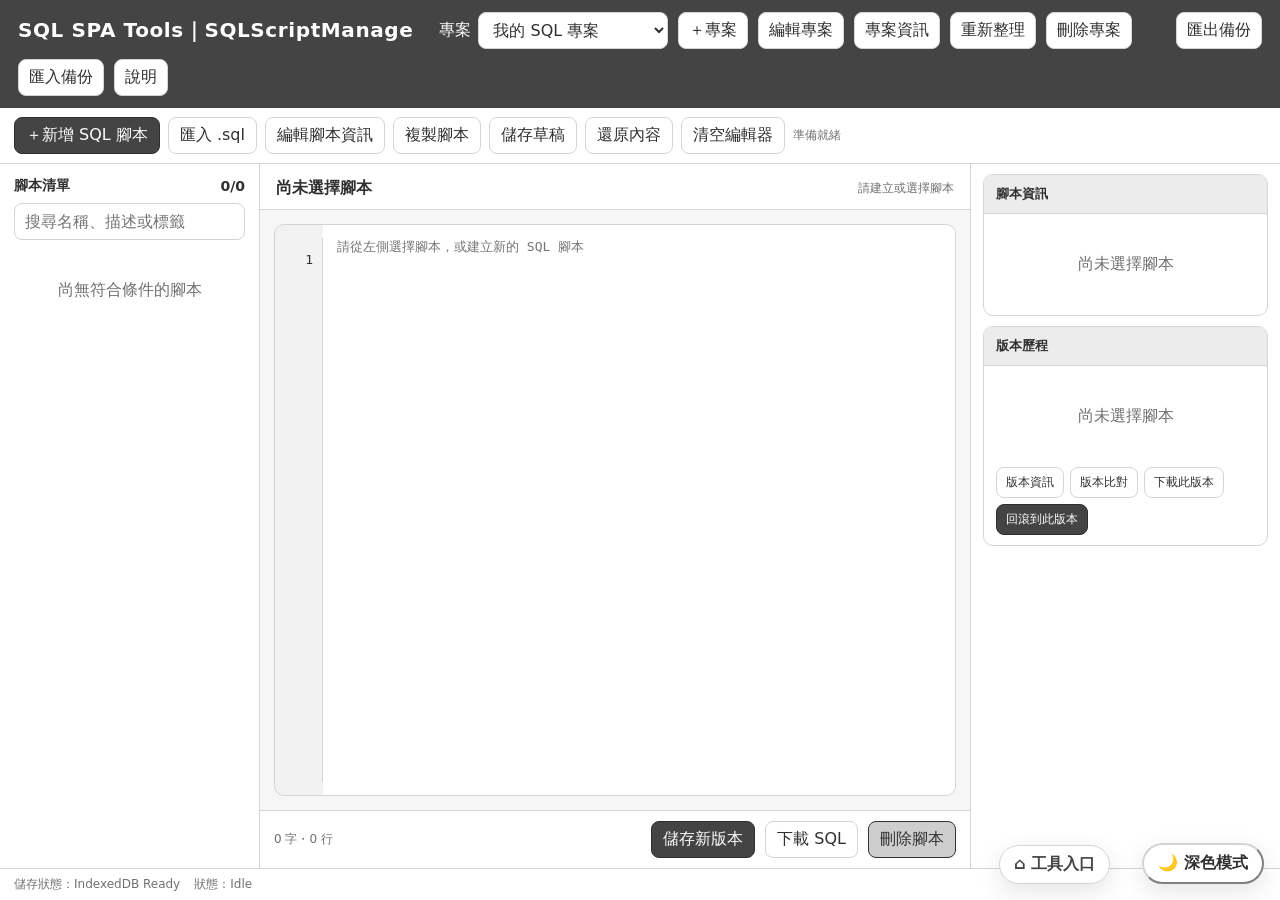
<file: sql-spa-tools-sqlscriptmanage.html>
<!doctype html>
<html lang="zh-Hant-TW">
<head>
  <meta charset="utf-8">
  <meta name="viewport" content="width=device-width, initial-scale=1">
  <title>SQL SPA Tools｜SQLScriptManage</title>
  <link rel="stylesheet" href="theme.css">
  <script src="theme.js"></script>
  <style>
    :root { }
    * { box-sizing: border-box; }
    html, body { height: 100%; margin: 0; }
    body { overflow: hidden; font-family: var(--theme-font-sans); }
    button, input, select, textarea { font: inherit; }
    button { cursor: pointer; }
    .sm-app { display: grid; grid-template-rows: auto auto 1fr auto; height: 100vh; background: var(--theme-page); color: var(--theme-text); }
    .sm-header { display: flex; align-items: center; gap: 10px; flex-wrap: wrap; padding: 12px 18px; background: var(--theme-primary); color: #fdfdfd; }
    .sm-header h1 { margin: 0 16px 0 0; font-size: 20px; letter-spacing: .03em; }
    .sm-header .project-picker { display: flex; align-items: center; gap: 7px; }
    .sm-header select { min-width: 190px; }
    .sm-spacer { flex: 1; }
    .sm-header button, .sm-header select { border: 1px solid rgb(255 255 255 / 38%); border-radius: 8px; padding: 7px 10px; background: rgb(255 255 255 / 12%); color: #fdfdfd; }
    .sm-header option { color: var(--theme-text); background: var(--theme-surface); }
    .sm-toolbar { display: flex; align-items: center; gap: 8px; padding: 9px 14px; border-bottom: 1px solid var(--theme-border); background: var(--theme-surface); }
    .sm-toolbar button, .sm-button { border: 1px solid var(--theme-border); border-radius: 8px; padding: 7px 11px; background: var(--theme-surface); color: var(--theme-text); }
    .sm-toolbar button:hover, .sm-button:hover { background: var(--theme-surface-soft); border-color: var(--theme-primary); }
    .sm-button.primary { background: var(--theme-primary); color: #fdfdfd; border-color: var(--theme-primary-hover); }
    .sm-button.danger { color: var(--theme-danger); background: var(--theme-danger-soft); }
    .sm-action-row { display: flex; gap: 6px; flex-wrap: wrap; }
    .sm-action-row .sm-button { padding: 6px 9px; font-size: 12px; }
    .sm-layout { display: grid; grid-template-columns: 260px minmax(360px, 1fr) 310px; min-height: 0; }
    .sm-pane { min-width: 0; overflow: auto; background: var(--theme-surface); border-right: 1px solid var(--theme-border); }
    .sm-pane:last-child { border-right: 0; border-left: 1px solid var(--theme-border); }
    .sm-pane-title { display: flex; align-items: center; justify-content: space-between; gap: 8px; padding: 13px 14px 8px; font-size: 14px; font-weight: 700; }
    .sm-pane-title button { border: 0; border-radius: 6px; padding: 4px 8px; background: var(--theme-primary); color: #fdfdfd; }
    .sm-search { width: calc(100% - 28px); margin: 0 14px 10px; border: 1px solid var(--theme-border); border-radius: 8px; padding: 8px 10px; background: var(--theme-surface-soft); color: var(--theme-text); }
    .sm-script-list { display: grid; gap: 5px; padding: 0 9px 18px; }
    .sm-script-item { display: block; width: 100%; border: 1px solid transparent; border-radius: 8px; padding: 9px 10px; text-align: left; background: transparent; color: var(--theme-text); }
    .sm-script-item:hover, .sm-script-item.active { border-color: var(--theme-primary); background: var(--theme-surface-soft); }
    .sm-script-name { display: block; overflow: hidden; font-family: var(--theme-font-mono); font-size: 13px; font-weight: 700; text-overflow: ellipsis; white-space: nowrap; }
    .sm-script-meta { display: block; margin-top: 3px; color: var(--theme-muted); font-size: 12px; }
    .sm-editor { display: grid; grid-template-rows: auto minmax(0, 1fr) auto; min-width: 0; min-height: 0; overflow: hidden; background: var(--theme-page); }
    .sm-editor-head { display: flex; align-items: center; gap: 10px; flex-wrap: wrap; padding: 14px 16px 10px; border-bottom: 1px solid var(--theme-border); background: var(--theme-surface); }
    .sm-editor-head h2 { overflow: hidden; flex: 1; min-width: 170px; margin: 0; font-family: var(--theme-font-mono); font-size: 16px; text-overflow: ellipsis; white-space: nowrap; }
    .sm-status { color: var(--theme-muted); font-size: 12px; }
    .sm-status.dirty { color: var(--theme-warning); }
    .sm-code-wrap { display: grid; grid-template-columns: 48px 1fr; min-height: 0; overflow: hidden; margin: 14px; border: 1px solid var(--theme-border); border-radius: 10px; background: var(--theme-surface-soft); }
    .sm-lines { overflow: hidden; padding: 12px 9px; border-right: 1px solid var(--theme-border); color: var(--theme-muted); font: 13px/1.6 var(--theme-font-mono); text-align: right; user-select: none; }
    #sqlEditor { width: 100%; height: 100%; min-height: 260px; resize: none; border: 0; outline: 0; padding: 12px 14px; background: transparent; color: var(--theme-text); font: 13px/1.6 var(--theme-font-mono); tab-size: 2; }
    .sm-editor-foot { display: flex; align-items: center; gap: 10px; flex-wrap: wrap; padding: 10px 14px; border-top: 1px solid var(--theme-border); background: var(--theme-surface); }
    .sm-editor-foot .sm-spacer { min-width: 10px; }
    .sm-inspector { padding-bottom: 24px; }
    .sm-card { margin: 10px 12px; border: 1px solid var(--theme-border); border-radius: 10px; background: var(--theme-surface); overflow: hidden; }
    .sm-card h3 { margin: 0; padding: 10px 12px; border-bottom: 1px solid var(--theme-border); background: var(--theme-surface-alt); font-size: 13px; }
    .sm-card-body { padding: 10px 12px; }
    .sm-detail { display: grid; grid-template-columns: auto 1fr; gap: 6px 10px; margin: 0; font-size: 12px; }
    .sm-detail dt { color: var(--theme-muted); }
    .sm-detail dd { margin: 0; overflow-wrap: anywhere; }
    .sm-version-tree { display: grid; gap: 5px; }
    .sm-version-node { width: 100%; border: 1px solid var(--theme-border); border-radius: 7px; padding: 8px; text-align: left; background: var(--theme-surface); color: var(--theme-text); }
    .sm-version-node:hover, .sm-version-node.current { border-color: var(--theme-primary); background: var(--theme-surface-soft); }
    .sm-version-children { display: grid; gap: 5px; margin-left: 14px; padding-left: 9px; border-left: 2px solid var(--theme-border); }
    .sm-version-label { display: flex; justify-content: space-between; gap: 5px; font-family: var(--theme-font-mono); font-size: 12px; font-weight: 700; }
    .sm-version-note { display: block; overflow: hidden; margin-top: 3px; color: var(--theme-muted); font-size: 11px; text-overflow: ellipsis; white-space: nowrap; }
    .sm-diff-toolbar { display: flex; align-items: center; gap: 6px; flex-wrap: wrap; }
    .sm-diff-toolbar label { display: inline-flex; align-items: center; gap: 4px; color: var(--theme-muted); font-size: 12px; }
    .sm-diff-summary { display: flex; gap: 8px; flex-wrap: wrap; }
    .sm-diff-stat { border: 1px solid var(--theme-border); border-radius: 7px; padding: 7px 10px; background: var(--theme-surface-alt); font-size: 12px; }
    .sm-diff-stat.added { color: var(--theme-success); }
    .sm-diff-stat.removed { color: var(--theme-danger); }
    .sm-diff-stat.changed { color: var(--theme-warning); }
    .sm-diff-view { overflow: auto; border: 1px solid var(--theme-border); border-radius: 8px; background: var(--theme-surface-soft); font: 12px/1.55 var(--theme-font-mono); }
    .sm-diff-table { width: 100%; border-collapse: collapse; table-layout: fixed; }
    .sm-diff-table th { padding: 7px; background: var(--theme-surface-alt); color: var(--theme-muted); text-align: left; }
    .sm-diff-table td { width: 50%; padding: 3px 7px; border-top: 1px solid var(--theme-border-soft); vertical-align: top; white-space: pre-wrap; word-break: break-word; }
    .sm-diff-table .line-number { width: 42px; color: var(--theme-muted); text-align: right; user-select: none; }
    .sm-diff-table tr.added td { background: var(--theme-success-soft); }
    .sm-diff-table tr.removed td { background: var(--theme-danger-soft); }
    .sm-diff-table tr.changed td { background: var(--theme-warning-soft); }
    .sm-unified { margin: 0; padding: 12px; white-space: pre; }
    .sm-empty { padding: 30px 16px; color: var(--theme-muted); text-align: center; }
    .sm-footer { display: flex; gap: 14px; padding: 7px 14px; border-top: 1px solid var(--theme-border); background: var(--theme-surface); color: var(--theme-muted); font-size: 12px; }
    .sm-footer .ok { color: var(--theme-success); }
    dialog { width: min(560px, calc(100% - 28px)); border: 1px solid var(--theme-border); border-radius: 12px; padding: 0; background: var(--theme-surface); color: var(--theme-text); box-shadow: var(--theme-shadow); }
    dialog::backdrop { background: rgb(21 21 21 / 60%); }
    .sm-dialog-head, .sm-dialog-foot { display: flex; align-items: center; gap: 8px; padding: 13px 16px; border-bottom: 1px solid var(--theme-border); }
    .sm-dialog-head h2 { flex: 1; margin: 0; font-size: 17px; }
    .sm-dialog-head button { border: 0; background: transparent; color: var(--theme-muted); font-size: 20px; }
    .sm-dialog-body { display: grid; gap: 12px; padding: 16px; max-height: 65vh; overflow: auto; }
    .sm-dialog-body label { display: grid; gap: 5px; color: var(--theme-muted); font-size: 13px; }
    .sm-dialog-body input, .sm-dialog-body textarea, .sm-dialog-body select { width: 100%; border: 1px solid var(--theme-border); border-radius: 7px; padding: 8px 10px; background: var(--theme-surface-soft); color: var(--theme-text); }
    .sm-dialog-body textarea { min-height: 90px; resize: vertical; }
    .sm-dialog-foot { justify-content: flex-end; border-top: 1px solid var(--theme-border); border-bottom: 0; }
    .sm-help-copy { line-height: 1.75; }
    .sm-help-copy h3 { margin: 4px 0; font-size: 14px; }
    .sm-help-copy p { margin: 0 0 10px; }
    .sm-toast { position: fixed; right: 18px; bottom: 58px; z-index: 300; max-width: min(420px, calc(100% - 36px)); border: 1px solid var(--theme-border); border-radius: 9px; padding: 10px 13px; background: var(--theme-surface); box-shadow: var(--theme-shadow); color: var(--theme-text); }
    .sm-toast.error { border-color: var(--theme-danger); color: var(--theme-danger); }
    .sm-toast.success { border-color: var(--theme-success); color: var(--theme-success); }
    @media (max-width: 980px) { .sm-layout { grid-template-columns: 220px minmax(320px, 1fr); } .sm-inspector { display: none; } }
    @media (max-width: 680px) { body { overflow: auto; } .sm-app { height: auto; min-height: 100vh; } .sm-layout { display: block; } .sm-pane, .sm-editor { min-height: 320px; border: 0; border-bottom: 1px solid var(--theme-border); } .sm-code-wrap { min-height: 300px; } .sm-header h1 { width: 100%; } .sm-spacer { display: none; } }
  </style>
</head>
<body>
  <div class="sm-app">
    <header class="sm-header">
      <h1>SQL SPA Tools｜SQLScriptManage</h1>
      <div class="project-picker"><label for="projectSelect">專案</label><select id="projectSelect"></select></div>
      <button id="newProjectBtn" type="button">＋專案</button>
      <button id="editProjectBtn" type="button">編輯專案</button>
      <button id="projectInfoBtn" type="button">專案資訊</button>
      <button id="refreshBtn" type="button">重新整理</button>
      <button id="deleteProjectBtn" type="button">刪除專案</button>
      <span class="sm-spacer"></span>
      <button id="backupExportBtn" type="button">匯出備份</button>
      <button id="backupImportBtn" type="button">匯入備份</button>
      <button id="helpBtn" type="button">說明</button>
    </header>
    <div class="sm-toolbar">
      <button id="newScriptBtn" class="sm-button primary" type="button">＋新增 SQL 腳本</button>
      <button id="sqlImportBtn" class="sm-button" type="button">匯入 .sql</button>
      <button id="editScriptBtn" class="sm-button" type="button">編輯腳本資訊</button>
      <button id="duplicateScriptBtn" class="sm-button" type="button">複製腳本</button>
      <button id="saveDraftBtn" class="sm-button" type="button">儲存草稿</button>
      <button id="restoreDraftBtn" class="sm-button" type="button">還原內容</button>
      <button id="clearEditorBtn" class="sm-button" type="button">清空編輯器</button>
      <input id="sqlFileInput" type="file" accept=".sql,.txt,.ddl,text/plain" hidden>
      <span class="sm-status" id="globalMessage">準備就緒</span>
    </div>
    <main class="sm-layout">
      <aside class="sm-pane">
        <div class="sm-pane-title"><span>腳本清單</span><span id="scriptCount">0</span></div>
        <input class="sm-search" id="scriptSearch" type="search" placeholder="搜尋名稱、描述或標籤" aria-label="搜尋 SQL 腳本">
        <div class="sm-script-list" id="scriptList"></div>
      </aside>
      <section class="sm-editor">
        <div class="sm-editor-head"><h2 id="editorTitle">尚未選擇腳本</h2><span class="sm-status" id="editorStatus">請建立或選擇腳本</span></div>
        <div class="sm-code-wrap"><pre class="sm-lines" id="lineNumbers">1</pre><textarea id="sqlEditor" spellcheck="false" aria-label="SQL 編輯器" placeholder="請從左側選擇腳本，或建立新的 SQL 腳本"></textarea></div>
        <div class="sm-editor-foot"><span class="sm-status" id="editorStats">0 字・0 行</span><span class="sm-spacer"></span><button id="saveVersionBtn" class="sm-button primary" type="button">儲存新版本</button><button id="downloadSqlBtn" class="sm-button" type="button">下載 SQL</button><button id="deleteScriptBtn" class="sm-button danger" type="button">刪除腳本</button></div>
      </section>
      <aside class="sm-pane sm-inspector">
        <div class="sm-card"><h3>腳本資訊</h3><div class="sm-card-body" id="scriptInfo"><div class="sm-empty">尚未選擇腳本</div></div></div>
        <div class="sm-card"><h3>版本歷程</h3><div class="sm-card-body"><div class="sm-version-tree" id="versionTree"><div class="sm-empty">尚未選擇腳本</div></div><div class="sm-action-row" style="margin-top:10px"><button id="versionInfoBtn" class="sm-button" type="button">版本資訊</button><button id="versionCompareBtn" class="sm-button" type="button">版本比對</button><button id="downloadVersionBtn" class="sm-button" type="button">下載此版本</button><button id="rollbackVersionBtn" class="sm-button primary" type="button">回滾到此版本</button></div></div></div>
      </aside>
    </main>
    <footer class="sm-footer"><span id="storageStatus">儲存狀態：初始化中</span><span id="footerStatus">狀態：Idle</span></footer>
  </div>
  <a class="home-link" href="index.html">⌂ 工具入口</a>
  <button id="themeToggle" class="theme-toggle" type="button">☀️ 淺色模式</button>
  <div id="toast" class="sm-toast" hidden></div>

  <dialog id="projectDialog"><form method="dialog"><div class="sm-dialog-head"><h2 id="projectDialogTitle">新增專案</h2><button value="cancel" aria-label="關閉">×</button></div><div class="sm-dialog-body"><label>專案名稱<input id="projectNameInput" required maxlength="120"></label><label>專案代碼（選填）<input id="projectCodeInput" maxlength="40"></label><label>專案說明<textarea id="projectDescriptionInput" maxlength="500"></textarea></label></div><div class="sm-dialog-foot"><button class="sm-button" value="cancel">取消</button><button id="projectSubmitBtn" class="sm-button primary" value="default">儲存專案</button></div></form></dialog>
  <dialog id="scriptDialog"><form method="dialog"><div class="sm-dialog-head"><h2 id="scriptDialogTitle">新增 SQL 腳本</h2><button value="cancel" aria-label="關閉">×</button></div><div class="sm-dialog-body"><label>腳本名稱<input id="scriptNameInput" required maxlength="160" placeholder="例如 V1_init_schema.sql"></label><label>功能說明<textarea id="scriptDescriptionInput" maxlength="500"></textarea></label><label>標籤（以逗號分隔）<input id="scriptTagsInput" maxlength="200" placeholder="DDL, Migration"></label></div><div class="sm-dialog-foot"><button class="sm-button" value="cancel">取消</button><button id="scriptSubmitBtn" class="sm-button primary" value="default">建立腳本</button></div></form></dialog>
  <dialog id="versionDialog"><form method="dialog"><div class="sm-dialog-head"><h2>儲存新版本</h2><button value="cancel" aria-label="關閉">×</button></div><div class="sm-dialog-body"><label>版本代碼／名稱<input id="versionNumberInput" required maxlength="80" placeholder="例如 1.0.0 或 feature-index"></label><label>作者<input id="authorInput" maxlength="100" placeholder="例如 DBA 或你的姓名"></label><label>變更備註<textarea id="versionNoteInput" maxlength="500" required></textarea></label><label>標籤（選填）<input id="versionTagsInput" maxlength="200" placeholder="release, DDL"></label><p class="sm-status" id="versionParentHint"></p></div><div class="sm-dialog-foot"><button class="sm-button" value="cancel">取消</button><button id="versionSubmitBtn" class="sm-button primary" value="default">建立版本</button></div></form></dialog>
  <dialog id="importDialog"><form method="dialog"><div class="sm-dialog-head"><h2>匯入 JSON 備份</h2><button value="cancel" aria-label="關閉">×</button></div><div class="sm-dialog-body"><p>請選擇匯入模式。覆蓋會清除目前四個資料表；合併會保留目前獨有資料，同 ID 以備份資料更新。</p><label>匯入模式<select id="importModeInput"><option value="merge">合併</option><option value="overwrite">覆蓋全部</option></select></label></div><div class="sm-dialog-foot"><button class="sm-button" value="cancel">取消</button><button id="importSubmitBtn" class="sm-button primary" value="default">繼續選擇檔案</button></div></form></dialog>
  <input id="backupFileInput" type="file" accept="application/json,.json" hidden>
  <dialog id="helpDialog"><div class="sm-dialog-head"><h2>SQLScriptManage 使用說明</h2><button id="helpCloseBtn" value="cancel" aria-label="關閉">×</button></div><div class="sm-dialog-body sm-help-copy"><h3>快速上手</h3><p>先建立或選擇專案，再新增 SQL 腳本。編輯器內容會自動保存為草稿，完成後以「儲存新版本」建立可追蹤的歷史節點。</p><h3>版本與分支</h3><p>從任一歷史版本載入內容後繼續編輯並提交，就會以該版本作為父節點建立分支。載入版本不會刪除其他歷程。</p><h3>快捷鍵與匯出</h3><p>編輯器按 Tab 會插入兩個空白。可下載目前 SQL，或匯出完整 JSON 備份。備份匯入前會校驗結構並選擇合併或覆蓋。</p><h3>資料保存</h3><p>資料使用 IndexedDB 保存；若瀏覽器不支援，會暫存於記憶體，關閉分頁後資料會消失。</p></div></dialog>
  <dialog id="projectInfoDialog"><div class="sm-dialog-head"><h2>專案資訊</h2><button id="projectInfoCloseBtn" aria-label="關閉">×</button></div><div class="sm-dialog-body" id="projectInfoBody"></div></dialog>
  <dialog id="versionInfoDialog"><div class="sm-dialog-head"><h2>版本資訊</h2><button id="versionInfoCloseBtn" aria-label="關閉">×</button></div><div class="sm-dialog-body" id="versionInfoBody"></div></dialog>
  <dialog id="compareDialog"><div class="sm-dialog-head"><h2>版本差異比對</h2><button id="compareCloseBtn" aria-label="關閉">×</button></div><div class="sm-dialog-body"><div class="sm-diff-toolbar"><label>基準版本<select id="baseVersionSelect"></select></label><label>目標版本<select id="targetVersionSelect"></select></label><button id="compareRunBtn" class="sm-button primary" type="button">開始比較</button></div><div class="sm-diff-toolbar"><label><input id="ignoreCaseInput" type="checkbox"> 忽略大小寫</label><label><input id="ignoreTrailingWhitespaceInput" type="checkbox"> 忽略行尾空白</label><label><input id="ignoreBlankLinesInput" type="checkbox"> 忽略空白行</label></div><div id="compareResult" hidden><div class="sm-action-row"><button id="sideBySideTab" class="sm-button primary" type="button">左右並排</button><button id="unifiedTab" class="sm-button" type="button">Unified Diff</button><button id="summaryTab" class="sm-button" type="button">差異摘要</button><button id="copyUnifiedBtn" class="sm-button" type="button">複製 Unified</button><button id="downloadDiffReportBtn" class="sm-button" type="button">下載 HTML 報表</button></div><div id="diffSummary" class="sm-diff-summary" style="margin-top:10px"></div><div id="diffView" class="sm-diff-view" style="margin-top:10px"></div></div></div></dialog>

  <script id="app-script">
  window.SQLScriptManage = (() => {
    const STORES = ['projects', 'scripts', 'versions', 'app_settings'];
    const now = () => Date.now();
    const id = prefix => prefix + '_' + now().toString(36) + '_' + Math.random().toString(36).slice(2, 8);
    const cleanTags = tags => [...new Set((Array.isArray(tags) ? tags : String(tags || '').split(',')).map(tag => String(tag).trim()).filter(Boolean))];
    const createProject = ({ name, code = '', description = '' }) => { const timestamp = now(); return { id: id('proj'), name: String(name || '').trim(), code: String(code || '').trim(), description: String(description || '').trim(), createdAt: timestamp, updatedAt: timestamp }; };
    const createScript = (projectId, { name, description = '', tags = [] } = {}) => { const timestamp = now(); return { id: id('script'), projectId, name: String(name || 'untitled.sql').trim(), description: String(description || '').trim(), tags: cleanTags(tags), activeVersionId: '', draftContent: '', draftUpdatedAt: timestamp, hasDraft: false, createdAt: timestamp, updatedAt: timestamp }; };
    const createVersion = (script, { versionNumber, author = '', parentId = null, changeLog = '', sqlContent = '', tags = [] }) => ({ id: id('ver'), scriptId: script.id, versionNumber: String(versionNumber || '').trim(), author: String(author || '').trim(), parentId: parentId || null, changeLog: String(changeLog || '').trim(), tags: cleanTags(tags), sqlContent: String(sqlContent || ''), createdAt: now() });
    const versionTree = versions => { const byParent = new Map(); versions.forEach(version => { const key = version.parentId || '__root__'; if (!byParent.has(key)) byParent.set(key, []); byParent.get(key).push(version); }); const walk = parentId => (byParent.get(parentId || '__root__') || []).sort((a, b) => a.createdAt - b.createdAt).map(version => ({ version, children: walk(version.id) })); return walk(null); };
    const compareLines = (baseText = '', targetText = '', options = {}) => { const prepare = text => { const raw = String(text ?? '').replace(/\r\n?/g, '\n').split('\n'); return raw.map((line, index) => ({ text: line, number: index + 1 })).filter(item => !(options.ignoreBlankLines && item.text.trim() === '')).map(item => ({ ...item, key: (options.ignoreTrailingWhitespace ? item.text.replace(/\s+$/, '') : item.text).replace(options.ignoreCase ? /[A-Z]/g : /$^/g, value => value.toLowerCase()) })); }; const left = prepare(baseText); const right = prepare(targetText); const dp = Array.from({ length: left.length + 1 }, () => Array(right.length + 1).fill(0)); for (let i = left.length - 1; i >= 0; i -= 1) for (let j = right.length - 1; j >= 0; j -= 1) dp[i][j] = left[i].key === right[j].key ? dp[i + 1][j + 1] + 1 : Math.max(dp[i + 1][j], dp[i][j + 1]); const raw = []; let i = 0; let j = 0; while (i < left.length && j < right.length) { if (left[i].key === right[j].key) { raw.push({ type: 'equal', leftNumber: left[i].number, rightNumber: right[j].number, leftText: left[i].text, rightText: right[j].text }); i += 1; j += 1; } else if (dp[i + 1][j] >= dp[i][j + 1]) { raw.push({ type: 'removed', leftNumber: left[i].number, rightNumber: null, leftText: left[i].text, rightText: '' }); i += 1; } else { raw.push({ type: 'added', leftNumber: null, rightNumber: right[j].number, leftText: '', rightText: right[j].text }); j += 1; } } while (i < left.length) { raw.push({ type: 'removed', leftNumber: left[i].number, rightNumber: null, leftText: left[i].text, rightText: '' }); i += 1; } while (j < right.length) { raw.push({ type: 'added', leftNumber: null, rightNumber: right[j].number, leftText: '', rightText: right[j].text }); j += 1; } const rows = []; const stats = { added: 0, removed: 0, changed: 0, unchanged: 0 }; for (let index = 0; index < raw.length;) { if (raw[index].type === 'equal') { rows.push(raw[index]); stats.unchanged += 1; index += 1; continue; } const block = []; while (index < raw.length && raw[index].type !== 'equal') block.push(raw[index++]); const removed = block.filter(row => row.type === 'removed'); const added = block.filter(row => row.type === 'added'); const pairs = Math.min(removed.length, added.length); for (let pair = 0; pair < pairs; pair += 1) { rows.push({ type: 'changed', leftNumber: removed[pair].leftNumber, rightNumber: added[pair].rightNumber, leftText: removed[pair].leftText, rightText: added[pair].rightText }); stats.changed += 1; } removed.slice(pairs).forEach(row => { rows.push(row); stats.removed += 1; }); added.slice(pairs).forEach(row => { rows.push(row); stats.added += 1; }); } const unifiedText = ['--- base', '+++ target', ...rows.flatMap(row => row.type === 'equal' ? [` ${row.leftText}`] : row.type === 'changed' ? [`-${row.leftText}`, `+${row.rightText}`] : row.type === 'removed' ? [`-${row.leftText}`] : [`+${row.rightText}`])].join('\n'); return { rows, stats, unifiedText }; };
    const createBackup = data => ({ app: 'SQLScriptManage', schemaVersion: 1, exportedAt: now(), stores: Object.fromEntries(STORES.map(store => [store, Array.isArray(data[store]) ? data[store] : []])) });
    const validateBackup = backup => { if (!backup || backup.app !== 'SQLScriptManage' || backup.schemaVersion !== 1 || !backup.stores) return { valid: false, error: '不是有效的 SQLScriptManage 備份' }; for (const store of STORES) if (!Array.isArray(backup.stores[store])) return { valid: false, error: `備份缺少 ${store} 資料表` }; const ids = new Set(); for (const store of STORES) for (const item of backup.stores[store]) { if (!item || typeof item !== 'object' || typeof item.id !== 'string') return { valid: false, error: `${store} 含有無效資料` }; if (ids.has(`${store}:${item.id}`)) return { valid: false, error: `${store} 含有重複 ID` }; ids.add(`${store}:${item.id}`); } return { valid: true }; };
    const mergeBackup = ({ current = {}, incoming }) => Object.fromEntries(STORES.map(store => { const oldItems = Array.isArray(current[store]) ? current[store] : []; const newItems = Array.isArray(incoming.stores?.[store]) ? incoming.stores[store] : []; const byId = new Map(oldItems.map(item => [item.id, item])); newItems.forEach(item => byId.set(item.id, item)); return [store, [...byId.values()]]; }));
    const normalizeImportMode = mode => mode === 'overwrite' ? 'overwrite' : 'merge';
    return { STORES, createProject, createScript, createVersion, versionTree, compareLines, createBackup, validateBackup, mergeBackup, normalizeImportMode, cleanTags };
  })();
  </script>
  <script>
  (() => {
    const Core = window.SQLScriptManage;
    const $ = id => document.getElementById(id);
    const state = { projects: [], scripts: [], versions: [], settings: {}, currentProjectId: '', currentScriptId: '', selectedVersionId: '', compareResult: null, compareView: 'side', storage: null, storageMode: 'memory', pendingImportMode: 'merge', toastTimer: 0 };
    const memory = Object.fromEntries(Core.STORES.map(store => [store, []]));
    const storageApi = { async init() { try { if (!window.indexedDB) throw new Error('IndexedDB unavailable'); const db = await new Promise((resolve, reject) => { const request = indexedDB.open('SQLScriptManageDB', 1); request.onupgradeneeded = () => Core.STORES.forEach(store => { if (!request.result.objectStoreNames.contains(store)) request.result.createObjectStore(store, { keyPath: 'id' }); }); request.onsuccess = () => resolve(request.result); request.onerror = () => reject(request.error); }); this.db = db; state.storageMode = 'indexeddb'; return this; } catch (error) { state.storageMode = 'memory'; showToast('IndexedDB 無法使用，已切換記憶體模式；關閉分頁後資料會消失。', 'error'); return this; } }, async all(store) { if (state.storageMode === 'memory') return [...memory[store]]; return new Promise((resolve, reject) => { const request = this.db.transaction(store, 'readonly').objectStore(store).getAll(); request.onsuccess = () => resolve(request.result); request.onerror = () => reject(request.error); }); }, async put(store, value) { if (state.storageMode === 'memory') { const index = memory[store].findIndex(item => item.id === value.id); if (index >= 0) memory[store][index] = value; else memory[store].push(value); return; } return new Promise((resolve, reject) => { const request = this.db.transaction(store, 'readwrite').objectStore(store).put(value); request.onsuccess = () => resolve(); request.onerror = () => reject(request.error); }); }, async remove(store, key) { if (state.storageMode === 'memory') { memory[store] = memory[store].filter(item => item.id !== key); return; } return new Promise((resolve, reject) => { const request = this.db.transaction(store, 'readwrite').objectStore(store).delete(key); request.onsuccess = () => resolve(); request.onerror = () => reject(request.error); }); }, async replaceAll(data) { for (const store of Core.STORES) { if (state.storageMode === 'memory') memory[store] = [...(data[store] || [])]; else await new Promise((resolve, reject) => { const transaction = this.db.transaction(store, 'readwrite'); const objectStore = transaction.objectStore(store); objectStore.clear(); (data[store] || []).forEach(item => objectStore.put(item)); transaction.oncomplete = resolve; transaction.onerror = () => reject(transaction.error); }); } } };
    function showToast(message, type = '') { const toast = $('toast'); toast.textContent = message; toast.className = `sm-toast ${type}`; toast.hidden = false; clearTimeout(state.toastTimer); state.toastTimer = setTimeout(() => { toast.hidden = true; }, 4200); }
    function message(text, type = '') { $('globalMessage').textContent = text; $('footerStatus').textContent = '狀態：' + (type === 'error' ? 'Error' : type === 'success' ? 'Saved' : 'Idle'); }
    function currentProject() { return state.projects.find(project => project.id === state.currentProjectId) || null; }
    function currentScript() { return state.scripts.find(script => script.id === state.currentScriptId) || null; }
    function selectedVersion() { const script = currentScript(); return scriptVersions(script || {}).find(version => version.id === state.selectedVersionId) || scriptVersions(script || {}).find(version => version.id === script?.activeVersionId) || null; }
    function projectScripts() { return state.scripts.filter(script => script.projectId === state.currentProjectId); }
    function scriptVersions(script) { return state.versions.filter(version => version.scriptId === script.id); }
    function escapeHtml(value) { return String(value ?? '').replace(/[&<>"']/g, char => ({ '&': '&amp;', '<': '&lt;', '>': '&gt;', '"': '&quot;', "'": '&#39;' }[char])); }
    function formatDate(timestamp) { return timestamp ? new Date(timestamp).toLocaleString('zh-TW', { dateStyle: 'short', timeStyle: 'short' }) : '—'; }
    function renderProjects() { const select = $('projectSelect'); select.innerHTML = state.projects.length ? state.projects.map(project => `<option value="${escapeHtml(project.id)}">${escapeHtml(project.name)}${project.code ? `（${escapeHtml(project.code)}）` : ''}</option>`).join('') : '<option value="">尚無專案</option>'; select.value = state.currentProjectId; $('deleteProjectBtn').disabled = !currentProject(); $('editProjectBtn').disabled = !currentProject(); $('projectInfoBtn').disabled = !currentProject(); }
    function renderScripts() { const query = $('scriptSearch').value.trim().toLowerCase(); const scripts = projectScripts().filter(script => [script.name, script.description, ...(script.tags || [])].join(' ').toLowerCase().includes(query)); $('scriptCount').textContent = `${scripts.length}/${projectScripts().length}`; $('scriptList').innerHTML = scripts.length ? scripts.map(script => { const versions = scriptVersions(script); const active = versions.find(version => version.id === script.activeVersionId); return `<button class="sm-script-item ${script.id === state.currentScriptId ? 'active' : ''}" data-script-id="${escapeHtml(script.id)}"><span class="sm-script-name">${escapeHtml(script.name)}</span><span class="sm-script-meta">${active ? escapeHtml(active.versionNumber) : '尚未提交版本'}${script.hasDraft ? ' · 未提交草稿' : ''}</span></button>`; }).join('') : '<div class="sm-empty">尚無符合條件的腳本</div>'; }
    function renderEditor() { const script = currentScript(); const editor = $('sqlEditor'); const controls = ['editScriptBtn', 'duplicateScriptBtn', 'saveDraftBtn', 'restoreDraftBtn', 'clearEditorBtn', 'saveVersionBtn', 'downloadSqlBtn', 'deleteScriptBtn']; if (!script) { $('editorTitle').textContent = '尚未選擇腳本'; $('editorStatus').textContent = '請建立或選擇腳本'; $('editorStats').textContent = '0 字・0 行'; editor.value = ''; $('lineNumbers').textContent = '1'; controls.forEach(id => $(id).disabled = true); return; } const active = state.versions.find(version => version.id === script.activeVersionId); $('editorTitle').textContent = script.name; $('editorStatus').textContent = script.hasDraft ? '未提交草稿（已保存）' : active ? `目前版本：${active.versionNumber}` : '尚未建立版本'; $('editorStatus').className = `sm-status ${script.hasDraft ? 'dirty' : ''}`; editor.value = script.hasDraft ? script.draftContent : active?.sqlContent || ''; updateEditorStats(); controls.forEach(id => $(id).disabled = false); $('restoreDraftBtn').disabled = !script.hasDraft && !active; }
    function updateEditorStats() { const value = $('sqlEditor').value; const lines = value ? value.split(/\r?\n/).length : 0; $('editorStats').textContent = `${value.length} 字・${lines} 行`; $('lineNumbers').textContent = Array.from({ length: Math.max(lines, 1) }, (_, index) => index + 1).join('\n'); }
    function renderInfo() { const script = currentScript(); if (!script) { $('scriptInfo').innerHTML = '<div class="sm-empty">尚未選擇腳本</div>'; $('versionTree').innerHTML = '<div class="sm-empty">尚未選擇腳本</div>'; ['versionInfoBtn', 'versionCompareBtn', 'downloadVersionBtn', 'rollbackVersionBtn'].forEach(id => $(id).disabled = true); return; } const versions = scriptVersions(script); const active = versions.find(version => version.id === script.activeVersionId); const selected = versions.find(version => version.id === state.selectedVersionId) || active; $('scriptInfo').innerHTML = `<dl class="sm-detail"><dt>名稱</dt><dd>${escapeHtml(script.name)}</dd><dt>說明</dt><dd>${escapeHtml(script.description) || '—'}</dd><dt>標籤</dt><dd>${escapeHtml((script.tags || []).join('、')) || '—'}</dd><dt>版本數</dt><dd>${versions.length}</dd><dt>目前版本</dt><dd>${escapeHtml(active?.versionNumber || '尚未提交')}</dd><dt>更新時間</dt><dd>${formatDate(script.updatedAt)}</dd></dl>`; const renderNodes = nodes => nodes.map(node => `<div><button class="sm-version-node ${node.version.id === state.selectedVersionId ? 'current' : ''}" data-version-id="${escapeHtml(node.version.id)}"><span class="sm-version-label"><span>${escapeHtml(node.version.versionNumber)}</span><span>${formatDate(node.version.createdAt)}</span></span><span class="sm-version-note">${escapeHtml(node.version.changeLog)}</span></button>${node.children.length ? `<div class="sm-version-children">${renderNodes(node.children)}</div>` : ''}</div>`).join(''); $('versionTree').innerHTML = versions.length ? renderNodes(Core.versionTree(versions)) : '<div class="sm-empty">尚未建立版本</div>'; ['versionInfoBtn', 'downloadVersionBtn', 'rollbackVersionBtn'].forEach(id => $(id).disabled = !selected); $('versionCompareBtn').disabled = versions.length < 2; }
    function renderAll() { renderProjects(); renderScripts(); renderEditor(); renderInfo(); $('storageStatus').textContent = `儲存狀態：${state.storageMode === 'indexeddb' ? 'IndexedDB Ready' : '記憶體模式'}`; }
    async function reload() { [state.projects, state.scripts, state.versions, state.settings] = await Promise.all([storageApi.all('projects'), storageApi.all('scripts'), storageApi.all('versions'), storageApi.all('app_settings')]); state.settings = state.settings[0] || {}; if (!state.currentProjectId || !state.projects.some(project => project.id === state.currentProjectId)) state.currentProjectId = state.settings.currentProjectId || state.projects[0]?.id || ''; if (!state.currentScriptId || !state.scripts.some(script => script.id === state.currentScriptId && script.projectId === state.currentProjectId)) state.currentScriptId = projectScripts()[0]?.id || ''; renderAll(); }
    async function saveSettings() { state.settings = { id: 'settings', currentProjectId: state.currentProjectId }; await storageApi.put('app_settings', state.settings); }
    function openDialog(dialog) { if (typeof dialog.showModal === 'function') dialog.showModal(); else dialog.setAttribute('open', ''); }
    function closeDialog(dialog) { if (dialog.open && typeof dialog.close === 'function') dialog.close(); else dialog.removeAttribute('open'); }
    async function createProjectFromForm() { const name = $('projectNameInput').value.trim(); if (!name) return; const project = Core.createProject({ name, code: $('projectCodeInput').value, description: $('projectDescriptionInput').value }); await storageApi.put('projects', project); state.currentProjectId = project.id; state.currentScriptId = ''; await saveSettings(); closeDialog($('projectDialog')); await reload(); showToast('專案已建立', 'success'); }
    async function editProject() { const project = currentProject(); if (!project) return; $('projectDialogTitle').textContent = '編輯專案'; $('projectNameInput').value = project.name; $('projectCodeInput').value = project.code || ''; $('projectDescriptionInput').value = project.description || ''; $('projectDialog').dataset.editId = project.id; openDialog($('projectDialog')); }
    async function submitProject() { const editId = $('projectDialog').dataset.editId; if (editId) { const project = currentProject(); project.name = $('projectNameInput').value.trim(); project.code = $('projectCodeInput').value.trim(); project.description = $('projectDescriptionInput').value.trim(); project.updatedAt = Date.now(); await storageApi.put('projects', project); delete $('projectDialog').dataset.editId; closeDialog($('projectDialog')); await reload(); showToast('專案已更新', 'success'); } else await createProjectFromForm(); }
    async function deleteProject() { const project = currentProject(); if (!project || !window.confirm(`確定刪除專案「${project.name}」及其所有腳本與版本？`)) return; for (const script of projectScripts()) { for (const version of scriptVersions(script)) await storageApi.remove('versions', version.id); await storageApi.remove('scripts', script.id); } await storageApi.remove('projects', project.id); state.currentProjectId = ''; state.currentScriptId = ''; await reload(); showToast('專案及其資料已刪除', 'success'); }
    async function createScriptFromForm() { const name = $('scriptNameInput').value.trim(); if (!name || !state.currentProjectId) return; const editId = $('scriptDialog').dataset.editId; if (editId) { const script = currentScript(); script.name = name; script.description = $('scriptDescriptionInput').value.trim(); script.tags = Core.cleanTags($('scriptTagsInput').value); script.updatedAt = Date.now(); await storageApi.put('scripts', script); delete $('scriptDialog').dataset.editId; closeDialog($('scriptDialog')); await reload(); showToast('腳本資訊已更新', 'success'); return; } const script = Core.createScript(state.currentProjectId, { name, description: $('scriptDescriptionInput').value, tags: $('scriptTagsInput').value }); await storageApi.put('scripts', script); state.currentScriptId = script.id; state.selectedVersionId = ''; closeDialog($('scriptDialog')); await reload(); showToast('腳本已建立', 'success'); }
    function editScriptInfo() { const script = currentScript(); if (!script) return; $('scriptDialogTitle').textContent = '編輯腳本資訊'; $('scriptSubmitBtn').textContent = '儲存變更'; $('scriptNameInput').value = script.name; $('scriptDescriptionInput').value = script.description || ''; $('scriptTagsInput').value = (script.tags || []).join(', '); $('scriptDialog').dataset.editId = script.id; openDialog($('scriptDialog')); }
    async function duplicateScript() { const script = currentScript(); if (!script) return; const copy = Core.createScript(script.projectId, { name: `${script.name.replace(/\.sql$/i, '')}_copy.sql`, description: script.description, tags: script.tags }); const active = state.versions.find(version => version.id === script.activeVersionId); copy.draftContent = $('sqlEditor').value || active?.sqlContent || ''; copy.hasDraft = Boolean(copy.draftContent); copy.draftUpdatedAt = Date.now(); await storageApi.put('scripts', copy); state.currentScriptId = copy.id; state.selectedVersionId = ''; await reload(); showToast('腳本副本已建立', 'success'); }
    async function clearEditor() { const script = currentScript(); if (!script || !$('sqlEditor').value) return; if (!window.confirm('確定清空目前編輯器內容？原有版本不會被刪除。')) return; $('sqlEditor').value = ''; updateEditorStats(); await persistDraft(); showToast('編輯器已清空，草稿已保存'); }
    async function restoreContent() { const script = currentScript(); if (!script) return; const active = state.versions.find(version => version.id === script.activeVersionId); if (!script.hasDraft && !active) return; if (!window.confirm('確定以已保存草稿或目前版本取代編輯器內容？')) return; $('sqlEditor').value = script.hasDraft ? script.draftContent : active.sqlContent; updateEditorStats(); await persistDraft(); showToast('內容已還原'); }
    async function importSql(file) { if (!file || !state.currentProjectId) return; const name = file.name || 'imported.sql'; const script = Core.createScript(state.currentProjectId, { name, description: '由本機 SQL 檔案匯入' }); script.draftContent = await file.text(); script.hasDraft = true; script.draftUpdatedAt = Date.now(); await storageApi.put('scripts', script); state.currentScriptId = script.id; await reload(); showToast('SQL 已匯入為草稿', 'success'); }
    async function persistDraft() { const script = currentScript(); if (!script) return; script.draftContent = $('sqlEditor').value; script.hasDraft = true; script.draftUpdatedAt = Date.now(); script.updatedAt = Date.now(); await storageApi.put('scripts', script); $('editorStatus').textContent = '未提交草稿（已保存）'; $('editorStatus').className = 'sm-status dirty'; renderScripts(); }
    async function saveVersion() { const script = currentScript(); if (!script) return; const active = state.versions.find(version => version.id === script.activeVersionId); $('versionParentHint').textContent = active ? `基底版本：${active.versionNumber}（可建立分支）` : '這會建立第一個根版本。'; $('versionNumberInput').value = ''; $('authorInput').value = ''; $('versionNoteInput').value = ''; $('versionTagsInput').value = ''; openDialog($('versionDialog')); }
    async function submitVersion() { const script = currentScript(); const versionNumber = $('versionNumberInput').value.trim(); const changeLog = $('versionNoteInput').value.trim(); if (!script || !versionNumber || !changeLog) return; const version = Core.createVersion(script, { versionNumber, author: $('authorInput').value, changeLog, tags: $('versionTagsInput').value, sqlContent: $('sqlEditor').value, parentId: script.activeVersionId || null }); await storageApi.put('versions', version); script.activeVersionId = version.id; script.draftContent = ''; script.hasDraft = false; script.updatedAt = Date.now(); await storageApi.put('scripts', script); state.selectedVersionId = version.id; closeDialog($('versionDialog')); await reload(); showToast(`版本 ${version.versionNumber} 已建立`, 'success'); }
    async function checkoutVersion(versionId, confirmRollback = false) { const script = currentScript(); const version = state.versions.find(item => item.id === versionId); if (!script || !version) return; if (confirmRollback && !window.confirm(`確定回滾到版本「${version.versionNumber}」？目前草稿會被清除。`)) return; if (!confirmRollback && script.hasDraft && !window.confirm('目前有未提交草稿，載入歷史版本會以版本內容取代編輯器。是否繼續？')) return; script.activeVersionId = version.id; script.draftContent = ''; script.hasDraft = false; script.updatedAt = Date.now(); state.selectedVersionId = version.id; await storageApi.put('scripts', script); await reload(); showToast(`${confirmRollback ? '已回滾至' : '已載入'}版本 ${version.versionNumber}`); }
    function download(name, content, type) { const blob = new Blob([content], { type }); const url = URL.createObjectURL(blob); const link = document.createElement('a'); link.href = url; link.download = name; link.click(); setTimeout(() => URL.revokeObjectURL(url), 0); }
    function downloadSql() { const script = currentScript(); if (!script) return; download(script.name.endsWith('.sql') ? script.name : `${script.name}.sql`, $('sqlEditor').value, 'text/plain;charset=utf-8'); }
    function downloadVersion() { const script = currentScript(); const version = selectedVersion(); if (!script || !version) return; download(`${script.name.replace(/\.sql$/i, '')}-${version.versionNumber}.sql`, version.sqlContent, 'text/plain;charset=utf-8'); showToast(`已下載版本 ${version.versionNumber}`, 'success'); }
    function showVersionInfo() { const version = selectedVersion(); if (!version) return; $('versionInfoBody').innerHTML = `<dl class="sm-detail"><dt>版本</dt><dd>${escapeHtml(version.versionNumber)}</dd><dt>作者</dt><dd>${escapeHtml(version.author) || '—'}</dd><dt>建立時間</dt><dd>${formatDate(version.createdAt)}</dd><dt>父版本</dt><dd>${escapeHtml(state.versions.find(item => item.id === version.parentId)?.versionNumber || '根版本')}</dd><dt>標籤</dt><dd>${escapeHtml((version.tags || []).join('、')) || '—'}</dd><dt>變更備註</dt><dd>${escapeHtml(version.changeLog)}</dd></dl>`; openDialog($('versionInfoDialog')); }
    function compareVersions() { return scriptVersions(currentScript() || {}).sort((a, b) => a.createdAt - b.createdAt); }
    function populateCompareVersions() { const versions = compareVersions(); const baseSelect = $('baseVersionSelect'); const targetSelect = $('targetVersionSelect'); baseSelect.innerHTML = versions.map(version => `<option value="${escapeHtml(version.id)}">${escapeHtml(version.versionNumber)}</option>`).join(''); targetSelect.innerHTML = baseSelect.innerHTML; const target = versions.find(version => version.id === state.selectedVersionId) || versions[versions.length - 1]; const parent = target && versions.find(version => version.id === target.parentId); const base = parent || versions.find(version => version.id !== target?.id) || target; if (base) baseSelect.value = base.id; if (target) targetSelect.value = target.id; }
    function renderDiffSummary(result) { $('diffSummary').innerHTML = `<span class="sm-diff-stat added">新增 ${result.stats.added}</span><span class="sm-diff-stat removed">刪除 ${result.stats.removed}</span><span class="sm-diff-stat changed">修改 ${result.stats.changed}</span><span class="sm-diff-stat">未變更 ${result.stats.unchanged}</span>`; }
    function renderDiffView() { const comparison = state.compareResult; if (!comparison) return; const result = comparison.result; const view = $('diffView'); if (state.compareView === 'unified') { view.innerHTML = `<pre class="sm-unified">${escapeHtml(result.unifiedText)}</pre>`; return; } if (state.compareView === 'summary') { view.innerHTML = `<div class="sm-dialog-body"><p>基準版本：<strong>${escapeHtml(comparison.base.versionNumber)}</strong></p><p>目標版本：<strong>${escapeHtml(comparison.target.versionNumber)}</strong></p><p>比較設定：${comparison.options.ignoreCase ? '忽略大小寫、' : ''}${comparison.options.ignoreTrailingWhitespace ? '忽略行尾空白、' : ''}${comparison.options.ignoreBlankLines ? '忽略空白行' : '保留原始空白'}</p><p>共檢查 ${result.rows.length} 組行資料，新增 ${result.stats.added}、刪除 ${result.stats.removed}、修改 ${result.stats.changed}、未變更 ${result.stats.unchanged}。</p></div>`; return; } const rows = result.rows.map(row => `<tr class="${row.type}"><td class="line-number">${row.leftNumber || ''}</td><td>${escapeHtml(row.leftText)}</td><td class="line-number">${row.rightNumber || ''}</td><td>${escapeHtml(row.rightText)}</td></tr>`).join(''); view.innerHTML = `<table class="sm-diff-table"><thead><tr><th colspan="2">${escapeHtml(comparison.base.versionNumber)}</th><th colspan="2">${escapeHtml(comparison.target.versionNumber)}</th></tr></thead><tbody>${rows || '<tr><td colspan="4">兩個版本內容相同</td></tr>'}</tbody></table>`; }
    function setDiffView(view) { state.compareView = view; ['sideBySideTab', 'unifiedTab', 'summaryTab'].forEach(id => $(id).classList.remove('primary')); const active = view === 'side' ? 'sideBySideTab' : view === 'unified' ? 'unifiedTab' : 'summaryTab'; $(active).classList.add('primary'); renderDiffView(); }
    function openCompareDialog() { if (compareVersions().length < 2) { showToast('至少需要兩個版本才能比較', 'error'); return; } populateCompareVersions(); $('compareResult').hidden = !state.compareResult; if (state.compareResult) { renderDiffSummary(state.compareResult.result); setDiffView(state.compareView); } openDialog($('compareDialog')); }
    function runComparison() { const versions = compareVersions(); const base = versions.find(version => version.id === $('baseVersionSelect').value); const target = versions.find(version => version.id === $('targetVersionSelect').value); if (!base || !target || base.id === target.id) { showToast('請選擇兩個不同版本', 'error'); return; } const options = { ignoreCase: $('ignoreCaseInput').checked, ignoreTrailingWhitespace: $('ignoreTrailingWhitespaceInput').checked, ignoreBlankLines: $('ignoreBlankLinesInput').checked }; state.compareResult = { base, target, options, result: Core.compareLines(base.sqlContent, target.sqlContent, options) }; $('compareResult').hidden = false; renderDiffSummary(state.compareResult.result); setDiffView('side'); }
    async function copyUnified() { if (!state.compareResult) return; try { await navigator.clipboard.writeText(state.compareResult.result.unifiedText); showToast('Unified Diff 已複製', 'success'); } catch (error) { showToast('無法使用剪貼簿，請改用 HTML 報表下載', 'error'); } }
    function diffReportHtml() { const comparison = state.compareResult; const rows = comparison.result.rows.map(row => `<tr class="${row.type}"><td>${row.leftNumber || ''}</td><td>${escapeHtml(row.leftText)}</td><td>${row.rightNumber || ''}</td><td>${escapeHtml(row.rightText)}</td></tr>`).join(''); return `<!doctype html><html lang="zh-Hant"><head><meta charset="utf-8"><title>SQLScriptManage 版本差異</title><style>:root{--theme-font-sans:"Microsoft JhengHei","PingFang TC","Noto Sans TC","Noto Sans CJK TC",system-ui,sans-serif;--theme-font-mono:"Cascadia Mono",Consolas,"SFMono-Regular",monospace}body{margin:24px;background:#f4f4f4;color:#2f2f2f;font:14px/1.6 var(--theme-font-sans)}main{max-width:1200px;margin:auto;padding:24px;background:#fefefe;border:1px solid #d1d1d1;border-radius:12px}table{width:100%;border-collapse:collapse;font:12px/1.5 var(--theme-font-mono)}th,td{padding:6px;border:1px solid #d1d1d1;text-align:left;vertical-align:top;white-space:pre-wrap}.added td{background:#e9e9e9}.removed td{background:#e8e8e8}.changed td{background:#ebebeb}.summary{padding:10px;background:#eaeaea}</style></head><body><main><h1>SQLScriptManage 版本差異</h1><p class="summary">基準：${escapeHtml(comparison.base.versionNumber)}　目標：${escapeHtml(comparison.target.versionNumber)}<br>新增 ${comparison.result.stats.added}、刪除 ${comparison.result.stats.removed}、修改 ${comparison.result.stats.changed}、未變更 ${comparison.result.stats.unchanged}</p><table><thead><tr><th>基準行</th><th>基準內容</th><th>目標行</th><th>目標內容</th></tr></thead><tbody>${rows}</tbody></table></main></body></html>`; }
    function downloadDiffReport() { if (!state.compareResult) return; const name = `sqlscriptmanage-diff-${state.compareResult.base.versionNumber}-to-${state.compareResult.target.versionNumber}.html`; download(name, diffReportHtml(), 'text/html;charset=utf-8'); showToast('HTML 差異報表已下載', 'success'); }
    function showProjectInfo() { const project = currentProject(); if (!project) return; const count = projectScripts().length; $('projectInfoBody').innerHTML = `<dl class="sm-detail"><dt>名稱</dt><dd>${escapeHtml(project.name)}</dd><dt>代碼</dt><dd>${escapeHtml(project.code) || '—'}</dd><dt>說明</dt><dd>${escapeHtml(project.description) || '—'}</dd><dt>腳本數量</dt><dd>${count}</dd><dt>建立時間</dt><dd>${formatDate(project.createdAt)}</dd><dt>更新時間</dt><dd>${formatDate(project.updatedAt)}</dd></dl>`; openDialog($('projectInfoDialog')); }
    async function exportBackup() { const data = {}; for (const store of Core.STORES) data[store] = await storageApi.all(store); download('sqlscriptmanage-backup.json', JSON.stringify(Core.createBackup(data), null, 2), 'application/json;charset=utf-8'); showToast('完整 JSON 備份已匯出', 'success'); }
    async function importBackup(file, mode) { try { const backup = JSON.parse(await file.text()); const check = Core.validateBackup(backup); if (!check.valid) throw new Error(check.error); const incoming = backup.stores; const current = {}; for (const store of Core.STORES) current[store] = await storageApi.all(store); const data = mode === 'overwrite' ? incoming : Core.mergeBackup({ current, incoming: backup }); await storageApi.replaceAll(data); state.currentProjectId = ''; state.currentScriptId = ''; await reload(); showToast('JSON 備份已匯入', 'success'); } catch (error) { showToast(`匯入失敗：${error.message}`, 'error'); message('匯入失敗', 'error'); } }
    function bind() { $('projectSelect').addEventListener('change', async event => { state.currentProjectId = event.target.value; state.currentScriptId = projectScripts()[0]?.id || ''; await saveSettings(); renderAll(); }); $('scriptSearch').addEventListener('input', renderScripts); $('scriptList').addEventListener('click', event => { const button = event.target.closest('[data-script-id]'); if (!button) return; state.currentScriptId = button.dataset.scriptId; state.selectedVersionId = ''; renderAll(); }); $('sqlEditor').addEventListener('input', () => { updateEditorStats(); clearTimeout(state.draftTimer); state.draftTimer = setTimeout(persistDraft, 350); }); $('sqlEditor').addEventListener('keydown', event => { if (event.key === 'Tab') { event.preventDefault(); const start = event.target.selectionStart; const end = event.target.selectionEnd; event.target.setRangeText('  ', start, end, 'end'); updateEditorStats(); persistDraft(); } if ((event.ctrlKey || event.metaKey) && event.key === 'Enter') { event.preventDefault(); saveVersion(); } }); $('newProjectBtn').addEventListener('click', () => { $('projectDialogTitle').textContent = '新增專案'; $('projectNameInput').value = ''; $('projectCodeInput').value = ''; $('projectDescriptionInput').value = ''; delete $('projectDialog').dataset.editId; openDialog($('projectDialog')); }); $('projectSubmitBtn').addEventListener('click', event => { event.preventDefault(); submitProject(); }); $('editProjectBtn').addEventListener('click', editProject); $('deleteProjectBtn').addEventListener('click', deleteProject); $('newScriptBtn').addEventListener('click', () => { if (!state.currentProjectId) return showToast('請先建立或選擇專案', 'error'); $('scriptNameInput').value = ''; $('scriptDescriptionInput').value = ''; $('scriptTagsInput').value = ''; openDialog($('scriptDialog')); }); $('scriptSubmitBtn').addEventListener('click', event => { event.preventDefault(); createScriptFromForm(); }); $('sqlImportBtn').addEventListener('click', () => { if (!state.currentProjectId) return showToast('請先建立或選擇專案', 'error'); $('sqlFileInput').click(); }); $('sqlFileInput').addEventListener('change', event => { importSql(event.target.files[0]); event.target.value = ''; }); $('saveVersionBtn').addEventListener('click', saveVersion); $('versionSubmitBtn').addEventListener('click', event => { event.preventDefault(); submitVersion(); }); $('downloadSqlBtn').addEventListener('click', downloadSql); $('deleteScriptBtn').addEventListener('click', async () => { const script = currentScript(); if (!script || !window.confirm(`確定刪除腳本「${script.name}」及其版本？`)) return; for (const version of scriptVersions(script)) await storageApi.remove('versions', version.id); await storageApi.remove('scripts', script.id); state.currentScriptId = ''; await reload(); showToast('腳本已刪除', 'success'); }); $('backupExportBtn').addEventListener('click', exportBackup); $('backupImportBtn').addEventListener('click', () => { $('importModeInput').value = 'merge'; openDialog($('importDialog')); }); $('importSubmitBtn').addEventListener('click', event => { event.preventDefault(); state.pendingImportMode = Core.normalizeImportMode($('importModeInput').value); closeDialog($('importDialog')); $('backupFileInput').click(); }); $('backupFileInput').addEventListener('change', event => { importBackup(event.target.files[0], state.pendingImportMode); event.target.value = ''; }); $('helpBtn').addEventListener('click', () => openDialog($('helpDialog'))); $('helpCloseBtn').addEventListener('click', () => closeDialog($('helpDialog'))); }
    async function refreshData() { const script = currentScript(); if (script?.hasDraft && !window.confirm('目前有未提交草稿，重新整理仍會保留已保存草稿。是否繼續？')) return; await reload(); showToast('資料已重新整理'); }
    function bindAdditional() { $('projectInfoBtn').addEventListener('click', showProjectInfo); $('refreshBtn').addEventListener('click', refreshData); $('editScriptBtn').addEventListener('click', editScriptInfo); $('duplicateScriptBtn').addEventListener('click', duplicateScript); $('saveDraftBtn').addEventListener('click', async () => { await persistDraft(); showToast('草稿已保存', 'success'); }); $('restoreDraftBtn').addEventListener('click', restoreContent); $('clearEditorBtn').addEventListener('click', clearEditor); $('versionInfoBtn').addEventListener('click', showVersionInfo); $('versionCompareBtn').addEventListener('click', openCompareDialog); $('downloadVersionBtn').addEventListener('click', downloadVersion); $('rollbackVersionBtn').addEventListener('click', () => { const version = selectedVersion(); if (version) checkoutVersion(version.id, true); }); $('projectInfoCloseBtn').addEventListener('click', () => closeDialog($('projectInfoDialog'))); $('versionInfoCloseBtn').addEventListener('click', () => closeDialog($('versionInfoDialog'))); $('compareCloseBtn').addEventListener('click', () => closeDialog($('compareDialog'))); $('compareRunBtn').addEventListener('click', runComparison); $('sideBySideTab').addEventListener('click', () => setDiffView('side')); $('unifiedTab').addEventListener('click', () => setDiffView('unified')); $('summaryTab').addEventListener('click', () => setDiffView('summary')); $('copyUnifiedBtn').addEventListener('click', copyUnified); $('downloadDiffReportBtn').addEventListener('click', downloadDiffReport); $('versionTree').addEventListener('click', event => { const button = event.target.closest('[data-version-id]'); if (button) { state.selectedVersionId = button.dataset.versionId; renderInfo(); } }); $('newScriptBtn').addEventListener('click', () => { $('scriptDialogTitle').textContent = '新增 SQL 腳本'; $('scriptSubmitBtn').textContent = '建立腳本'; delete $('scriptDialog').dataset.editId; }); }
    async function init() { bind(); bindAdditional(); await storageApi.init(); await reload(); if (!state.projects.length) { const project = Core.createProject({ name: '我的 SQL 專案', description: '首次使用的本機專案' }); await storageApi.put('projects', project); state.currentProjectId = project.id; await saveSettings(); await reload(); } }
    init().catch(error => { message(`初始化失敗：${error.message}`, 'error'); showToast(`初始化失敗：${error.message}`, 'error'); });
  })();
  </script>
</body>
</html>
</file>
<file: theme.css>
/* SQL SPA Tools - shared monochrome ink wash theme */
:root {
  --theme-font-sans: "Microsoft JhengHei", "PingFang TC", "Noto Sans TC", "Noto Sans CJK TC", system-ui, sans-serif;
  --theme-font-mono: "Cascadia Mono", Consolas, "SFMono-Regular", monospace;

  --theme-page: #f6f6f6;
  --theme-surface: #ffffff;
  --theme-surface-alt: #ececec;
  --theme-surface-soft: #f2f2f2;
  --theme-text: #303030;
  --theme-muted: #707070;
  --theme-border: #d4d4d4;
  --theme-border-soft: #e4e4e4;
  --theme-primary: #444444;
  --theme-primary-hover: #2e2e2e;
  --theme-secondary: #777777;
  --theme-secondary-soft: #e9e9e9;
  --theme-success: #505050;
  --theme-success-soft: #e6e6e6;
  --theme-warning: #5c5c5c;
  --theme-warning-soft: #dddddd;
  --theme-danger: #333333;
  --theme-danger-soft: #cecece;
  --theme-info: #595959;
  --theme-info-soft: #eeeeee;
  --theme-purple: #777777;
  --theme-purple-soft: #e9e9e9;
  --theme-shadow: 0 8px 24px rgb(48 48 48 / 12%);

  /* Compatibility aliases for existing standalone pages. The !important flag is
     intentional: it keeps page-level legacy tokens from re-introducing the old
     palettes. New code must use --theme-* tokens instead. */
  --bg: var(--theme-page) !important;
  --page: var(--theme-page) !important;
  --panel: var(--theme-surface) !important;
  --card: var(--theme-surface) !important;
  --paper: var(--theme-surface) !important;
  --line: var(--theme-border) !important;
  --bd: var(--theme-border) !important;
  --text: var(--theme-text) !important;
  --ink: var(--theme-text) !important;
  --muted: var(--theme-muted) !important;
  --dim: var(--theme-muted) !important;
  --pri: var(--theme-primary) !important;
  --pri-d: var(--theme-primary-hover) !important;
  --pri-h: var(--theme-primary-hover) !important;
  --pri-l: var(--theme-surface-soft) !important;
  --head: var(--theme-primary) !important;
  --focus: var(--theme-secondary) !important;
  --acc: var(--theme-primary) !important;
  --ok: var(--theme-success) !important;
  --ok-bg: var(--theme-success-soft) !important;
  --warn: var(--theme-warning) !important;
  --warn-bg: var(--theme-warning-soft) !important;
  --err: var(--theme-danger) !important;
  --err-bg: var(--theme-danger-soft) !important;
  --danger: var(--theme-danger) !important;
  --danger-h: var(--theme-primary-hover) !important;
  --info: var(--theme-info) !important;
  --sel: var(--theme-secondary-soft) !important;
  --hover: var(--theme-surface-soft) !important;
  --add: var(--theme-success-soft) !important;
  --del: var(--theme-danger-soft) !important;
  --sage: var(--theme-primary) !important;
  --blue: var(--theme-secondary) !important;
  --rose: var(--theme-danger-soft) !important;
  --sand: var(--theme-surface-alt) !important;
  --purple: var(--theme-purple) !important;
  --gold: var(--theme-warning) !important;
  --gold-l: var(--theme-warning-soft) !important;
  --navy: var(--theme-text) !important;
  --navy-2: var(--theme-muted) !important;
  --fuji: var(--theme-purple) !important;
  --fuji-l: var(--theme-purple-soft) !important;
  --take: var(--theme-success) !important;
  --sakura: var(--theme-danger-soft) !important;
  --cur: var(--theme-secondary-soft) !important;
  --m-id: #e2e2e2 !important;
  --m-acct: #d9d9d9 !important;
  --m-seq: #d0d0d0 !important;
  --m-sub: #c7c7c7 !important;
  --m-ban: #bebebe !important;
}

body,
button,
input,
select,
textarea {
  font-family: var(--theme-font-sans);
}

/* Light mode is the default; dark mode is opt-in via data-theme="dark". */
:root[data-theme='dark'] {
  --theme-page: #202020;
  --theme-surface: #2a2a2a;
  --theme-surface-alt: #363636;
  --theme-surface-soft: #404040;
  --theme-text: #e9e9e9;
  --theme-muted: #b9b9b9;
  --theme-border: #545454;
  --theme-border-soft: #454545;
  --theme-primary: #5a5a5a;
  --theme-primary-hover: #737373;
  --theme-secondary: #aaa;
  --theme-secondary-soft: #464646;
  --theme-success: #c5c5c5;
  --theme-success-soft: #464646;
  --theme-warning: #d0d0d0;
  --theme-warning-soft: #505050;
  --theme-danger: #eeeeee;
  --theme-danger-soft: #5a5a5a;
  --theme-info: #b6b6b6;
  --theme-info-soft: #414141;
  --theme-purple: #aaa;
  --theme-purple-soft: #464646;
  /* Highlight marks need their own dark surfaces so the shared text colour stays readable. */
  --m-id: #3d3d3d !important;
  --m-acct: #444444 !important;
  --m-seq: #4a4a4a !important;
  --m-sub: #505050 !important;
  --m-ban: #565656 !important;
  --theme-shadow: 0 8px 24px rgb(0 0 0 / 38%);
  color-scheme: dark;
}

:root:not([data-theme='dark']) {
  color-scheme: light;
}

html,
body {
  background: var(--theme-page) !important;
  color: var(--theme-text) !important;
}

header {
  background: var(--theme-primary) !important;
  color: #fdfdfd !important;
  border-color: var(--theme-primary-hover) !important;
}

header h1,
header h1 small,
header button,
header .hint,
header .root-badge {
  color: #fdfdfd !important;
}

header button {
  background: rgb(255 255 255 / 10%) !important;
  border-color: rgb(255 255 255 / 35%) !important;
}

header button:hover {
  background: rgb(255 255 255 / 20%) !important;
}

button,
.btn {
  background: var(--theme-surface) !important;
  color: var(--theme-text) !important;
  border-color: var(--theme-border) !important;
}

button:hover:not(:disabled),
.btn:hover {
  background: var(--theme-surface-soft) !important;
  border-color: var(--theme-secondary) !important;
}

button.primary,
button.pri,
button.primary:hover,
button.pri:hover,
button.small.primary {
  background: var(--theme-primary) !important;
  color: #fdfdfd !important;
  border-color: var(--theme-primary-hover) !important;
}

button.acc,
button.rose,
button.secondary {
  background: var(--theme-secondary-soft) !important;
  color: var(--theme-text) !important;
  border-color: var(--theme-secondary) !important;
}

button.danger {
  background: var(--theme-danger-soft) !important;
  color: var(--theme-danger) !important;
  border-color: var(--theme-danger) !important;
}

input,
select,
textarea {
  background: var(--theme-surface) !important;
  color: var(--theme-text) !important;
  border-color: var(--theme-border) !important;
}

input:focus,
select:focus,
textarea:focus {
  outline-color: var(--theme-secondary-soft) !important;
  border-color: var(--theme-primary) !important;
}

input[type='checkbox'],
input[type='radio'],
progress {
  accent-color: var(--theme-primary) !important;
}

.toolbar,
.topbar,
.searchbar,
footer,
.tabs,
.details,
.sidebar,
.pane,
.card,
.panel,
.sum-card,
.sec,
.modal-box,
.busy-card {
  background: var(--theme-surface) !important;
  border-color: var(--theme-border) !important;
}

.pane-hd,
.sec-hd,
table th,
.data-table th,
.trace-sum,
.summary-note,
.sum,
.toolbar {
  background: var(--theme-surface-alt) !important;
  border-color: var(--theme-border) !important;
}

/* Page-specific surfaces that previously used legacy palettes. */
.listhead,
.data-table th,
.canvas,
.code,
.code .gut,
.preview .bar,
.trace-cands,
.trace-sum,
.summary-note,
.editor textarea {
  background: var(--theme-surface-alt) !important;
}

.listhead,
.preview .bar {
  color: var(--theme-text) !important;
  border-color: var(--theme-primary) !important;
}

.code .k,
.code .f,
.code .s,
.code .c,
.code .n {
  color: var(--theme-info) !important;
}

.canvas {
  background-color: var(--theme-surface-soft) !important;
  background-image: radial-gradient(var(--theme-border) 0.7px, transparent 0.7px) !important;
}

.node-title,
.node-sub,
.field-text,
.more-text {
  fill: var(--theme-text) !important;
}

.edge {
  stroke: var(--theme-primary) !important;
}

.edge.indirect {
  stroke: var(--theme-danger) !important;
}

.obj-card,
.field-bg {
  fill: var(--theme-surface) !important;
  stroke: var(--theme-border) !important;
}

.obj-head.table,
.tag.table {
  fill: var(--theme-success-soft) !important;
  background: var(--theme-success-soft) !important;
}

.obj-head.cte,
.tag.cte {
  fill: var(--theme-info-soft) !important;
  background: var(--theme-info-soft) !important;
}

.obj-head.inline,
.tag.inline {
  fill: var(--theme-purple-soft) !important;
  background: var(--theme-purple-soft) !important;
}

.obj-head.result,
.obj-head.target,
.tag.result,
.tag.target,
.tag.view {
  fill: var(--theme-warning-soft) !important;
  background: var(--theme-warning-soft) !important;
}

table.diff tr.del td.cl,
table.diff tr.mod td.cl {
  background: var(--theme-danger-soft) !important;
}

table.diff tr.add td.cr,
table.diff tr.mod td.cr {
  background: var(--theme-success-soft) !important;
}

table.diff tr.mv td.code {
  background: var(--theme-purple-soft) !important;
}

table td,
.data-table td,
.file,
.sumt td,
.sumt th {
  border-color: var(--theme-border-soft) !important;
}

tr:hover td,
.file:hover,
.file.active,
tr.sel,
.tn:hover {
  background: var(--theme-surface-soft) !important;
}

.tab.on,
.tab.active {
  background: var(--theme-surface) !important;
  color: var(--theme-text) !important;
  border-color: var(--theme-border) !important;
}

.badge.add,
.t-ok,
.msg.ok,
.stat-add,
.sum-card.add {
  background: var(--theme-success-soft) !important;
  color: var(--theme-success) !important;
}

.badge.del,
.t-err,
.msg.err,
.stat-del,
.sum-card.del {
  background: var(--theme-danger-soft) !important;
  color: var(--theme-danger) !important;
}

.badge.mod,
.t-warn,
.msg.warn,
.stat-mod,
.sum-card.mod {
  background: var(--theme-warning-soft) !important;
  color: var(--theme-warning) !important;
}

.msg.info,
.stat-info,
.sum-card.info {
  background: var(--theme-info-soft) !important;
  color: var(--theme-info) !important;
}

.toast,
#toast {
  background: var(--theme-text) !important;
  color: var(--theme-surface) !important;
}

mark,
.tag,
.pill,
.chip {
  color: var(--theme-text) !important;
  background: var(--theme-surface-alt) !important;
}

code,
pre {
  background: var(--theme-surface-soft) !important;
  color: var(--theme-text) !important;
}

::selection {
  background: var(--theme-secondary-soft);
}

/* Header controls must remain readable when actions are unavailable. */
header button:not(:disabled):not(.pri):not(.primary):not(.danger) {
  background: var(--theme-surface) !important;
  color: var(--theme-text) !important;
  border-color: var(--theme-border) !important;
}

header button:not(:disabled):not(.pri):not(.primary):not(.danger):hover {
  background: var(--theme-surface-soft) !important;
  color: var(--theme-text) !important;
}

header button:disabled {
  background: var(--theme-surface-soft) !important;
  color: var(--theme-muted) !important;
  border-color: var(--theme-border) !important;
  opacity: 1 !important;
  box-shadow: none !important;
}

.theme-toggle {
  position: fixed;
  right: 16px;
  bottom: 16px;
  z-index: 200;
  border-radius: 999px !important;
  padding: 8px 14px !important;
  box-shadow: var(--theme-shadow);
  font-weight: 600;
}

.home-link {
  position: fixed;
  right: 170px;
  bottom: 16px;
  z-index: 200;
  display: inline-flex;
  align-items: center;
  gap: 6px;
  padding: 8px 14px;
  border: 1px solid var(--theme-border);
  border-radius: 999px;
  background: var(--theme-surface);
  color: var(--theme-primary);
  box-shadow: var(--theme-shadow);
  font-weight: 600;
  text-decoration: none;
}

.home-link:hover {
  background: var(--theme-surface-soft);
  border-color: var(--theme-primary);
  color: var(--theme-primary-hover);
}

@media (max-width: 560px) {
  .home-link {
    right: 16px;
    bottom: 62px;
  }
}

/* Legacy component states use the shared ink palette as well. */
.qf button.on,
.fi.sel {
  background: var(--theme-surface-soft) !important;
  color: var(--theme-text) !important;
  border-color: var(--theme-primary) !important;
}

.stat.w b {
  color: var(--theme-warning) !important;
}

mark.id {
  background: var(--m-id) !important;
}

mark.acct {
  background: var(--m-acct) !important;
}

mark.seq {
  background: var(--m-seq) !important;
}

mark.sub {
  background: var(--m-sub) !important;
}

mark.ban {
  background: var(--m-ban) !important;
}

.l-使用中,
.t-完成 {
  background: var(--theme-success-soft) !important;
  color: var(--theme-success) !important;
}

.l-草稿,
.t-待處理 {
  background: var(--theme-warning-soft) !important;
  color: var(--theme-warning) !important;
}

.l-停用 {
  background: var(--theme-surface-alt) !important;
  color: var(--theme-muted) !important;
}

.l-遺失 {
  background: var(--theme-danger-soft) !important;
  color: var(--theme-danger) !important;
}

.t-處理中 {
  background: var(--theme-info-soft) !important;
  color: var(--theme-info) !important;
}

.message {
  background: var(--theme-surface) !important;
  border-color: var(--theme-border) !important;
  color: var(--theme-text) !important;
}

.message.warn {
  border-left-color: var(--theme-warning) !important;
}

.message.error {
  border-left-color: var(--theme-danger) !important;
}

.message .count {
  background: var(--theme-surface-alt) !important;
}

.modal .mh {
  background: var(--theme-surface-alt) !important;
  color: var(--theme-text) !important;
  border-bottom-color: var(--theme-primary) !important;
}

.modal .mh .x {
  color: var(--theme-text) !important;
}

.modal .mh .x:hover {
  color: var(--theme-primary) !important;
}

.modal .mf,
.suggest,
.bars .b .t,
#progress .pb {
  background: var(--theme-surface-alt) !important;
}

.suggest {
  color: var(--theme-info) !important;
  border-color: var(--theme-info) !important;
}

.bars .b .t i,
#progress .pb i {
  background: var(--theme-primary) !important;
}

#progress {
  border-top-color: var(--theme-primary) !important;
}

.toast {
  border-left-color: var(--theme-primary) !important;
}

.toast.error {
  background: var(--theme-danger-soft) !important;
  color: var(--theme-danger) !important;
  border-left-color: var(--theme-danger) !important;
}

.toast.ok {
  background: var(--theme-success-soft) !important;
  color: var(--theme-success) !important;
  border-left-color: var(--theme-success) !important;
}

.mask {
  background: rgb(32 32 32 / 50%) !important;
}
</file>
